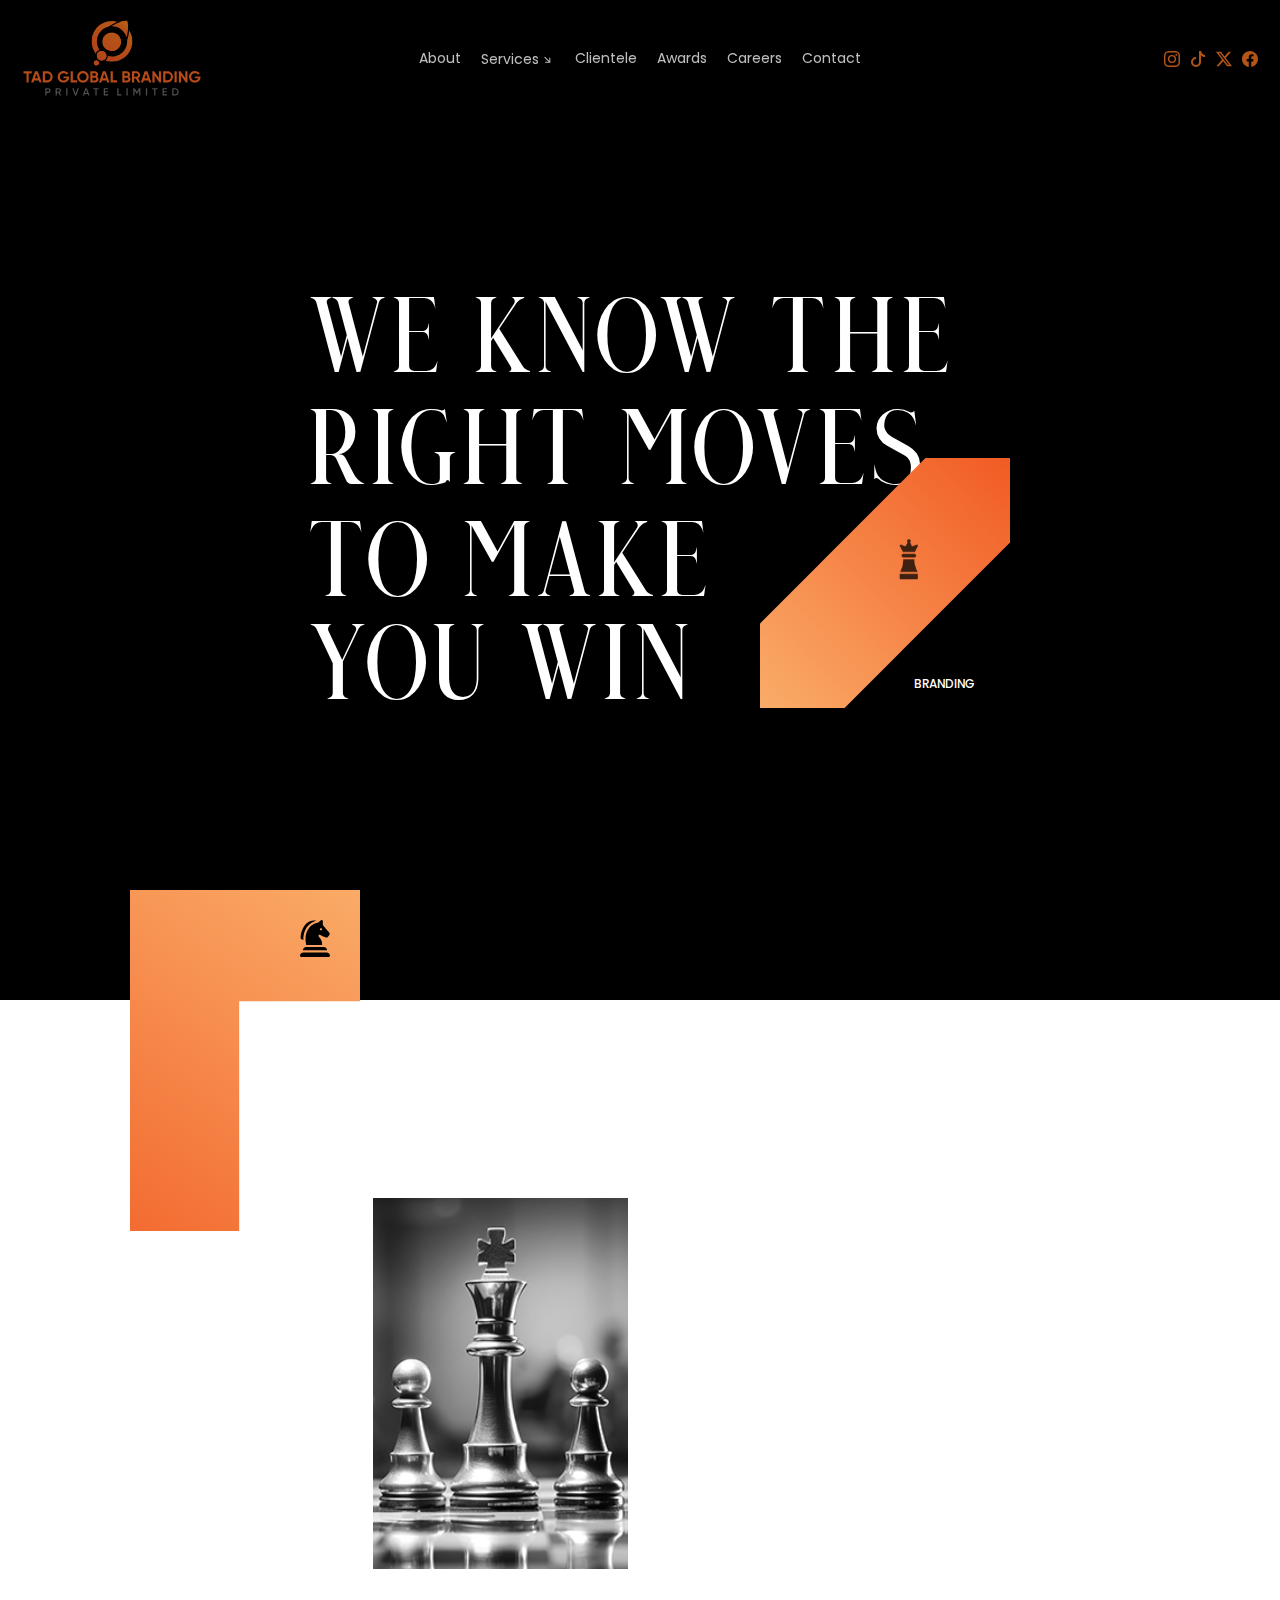
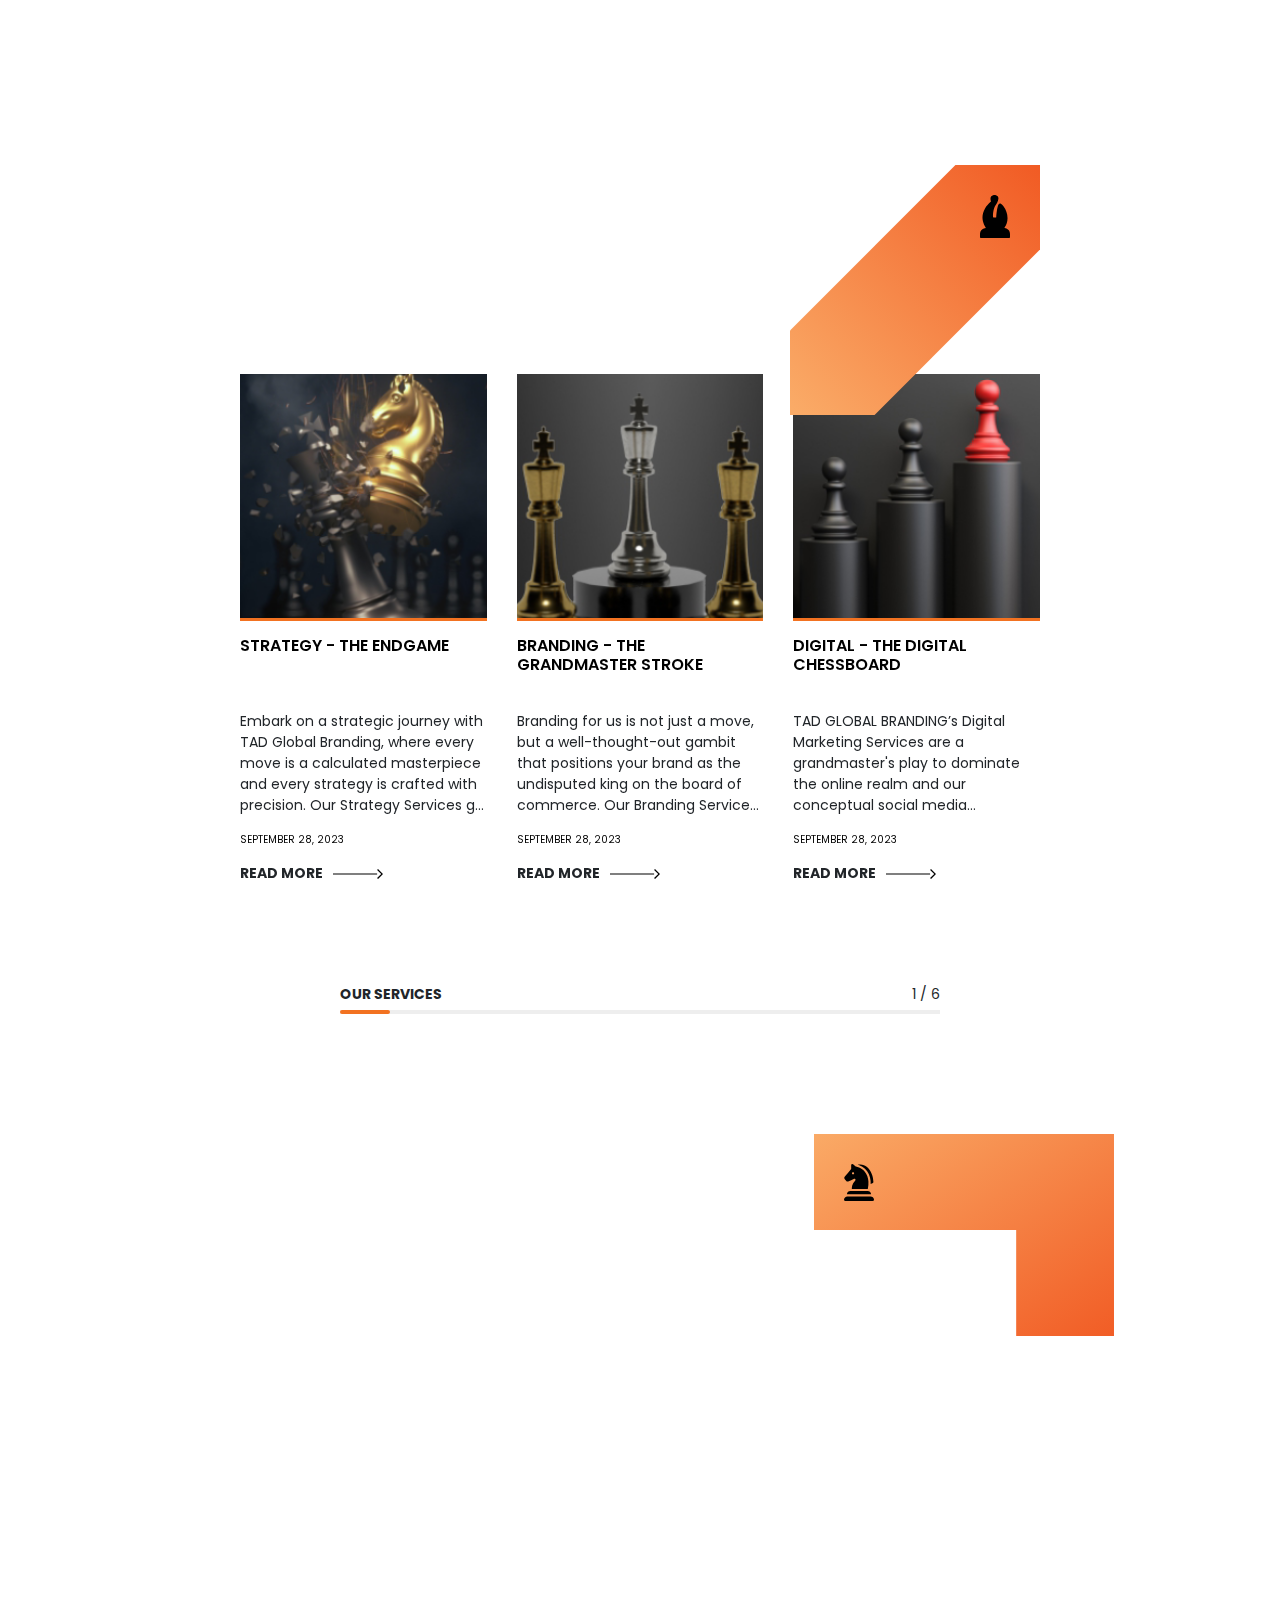
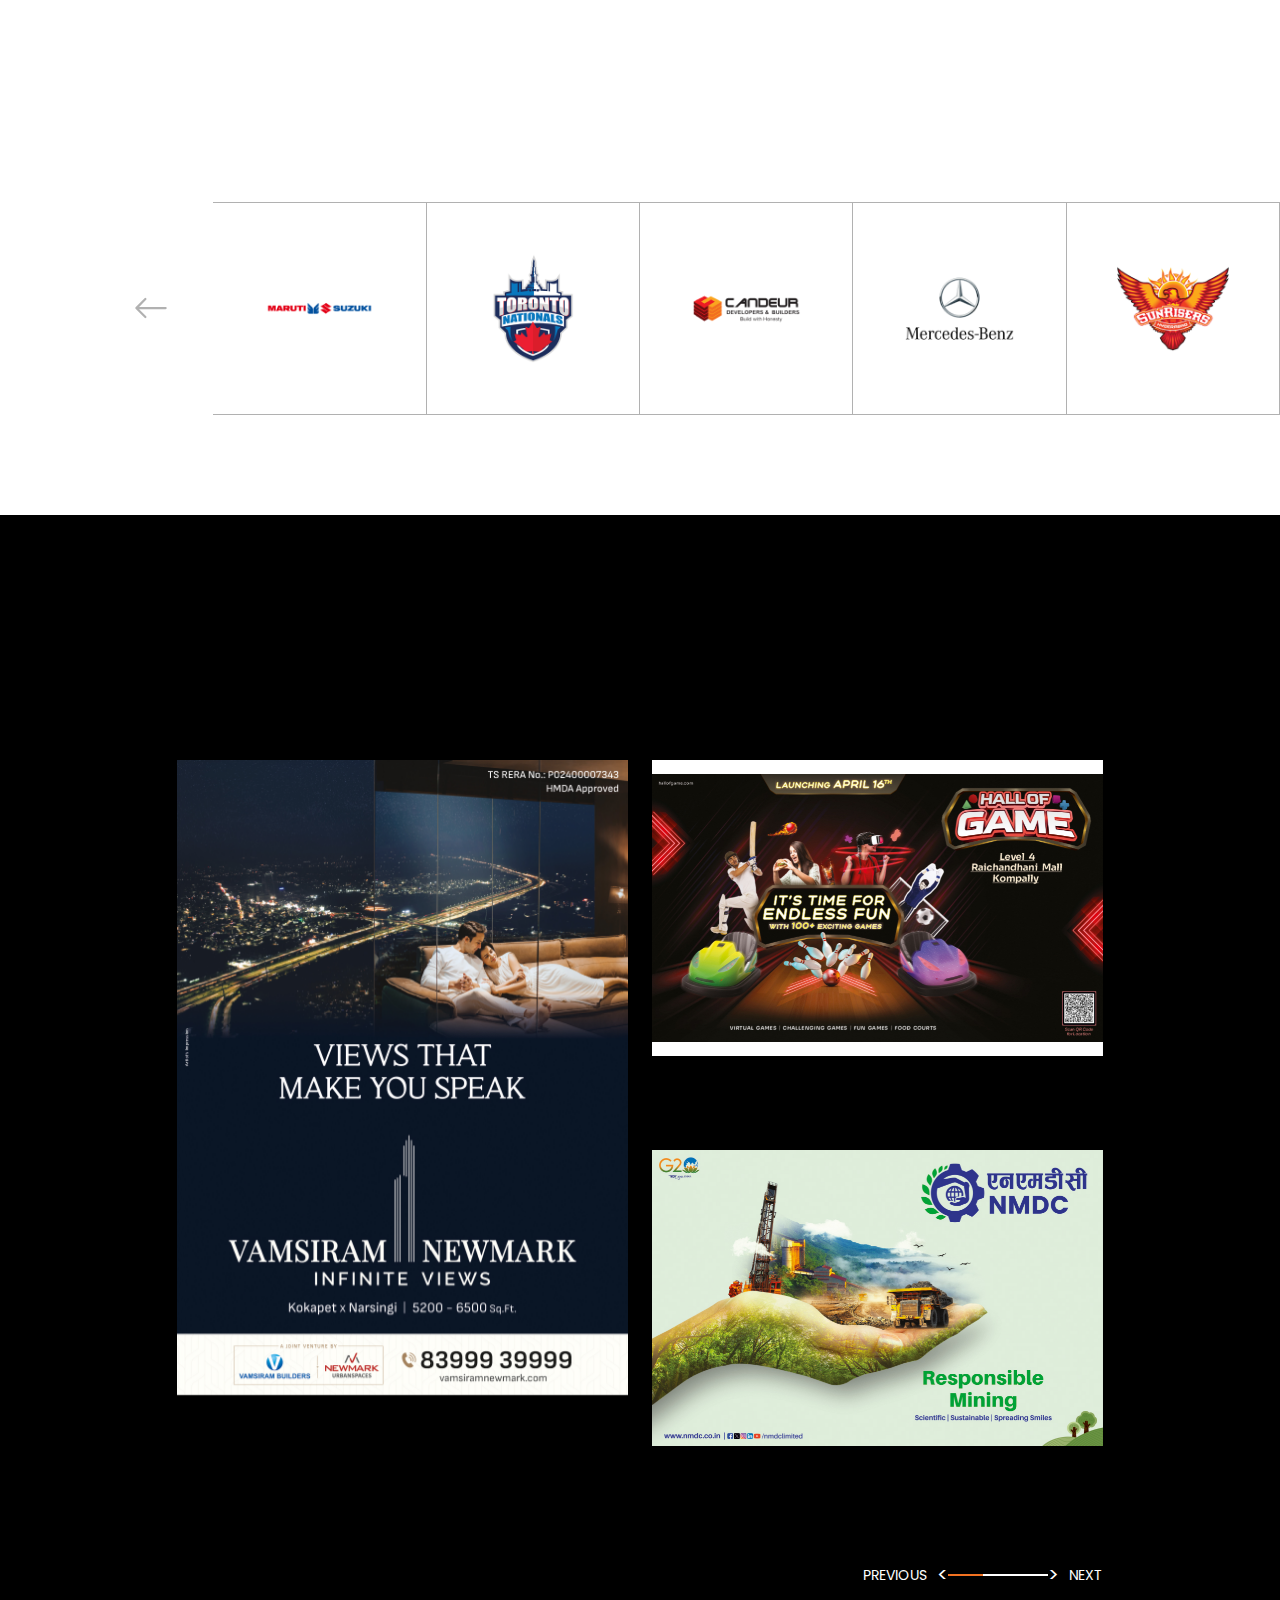
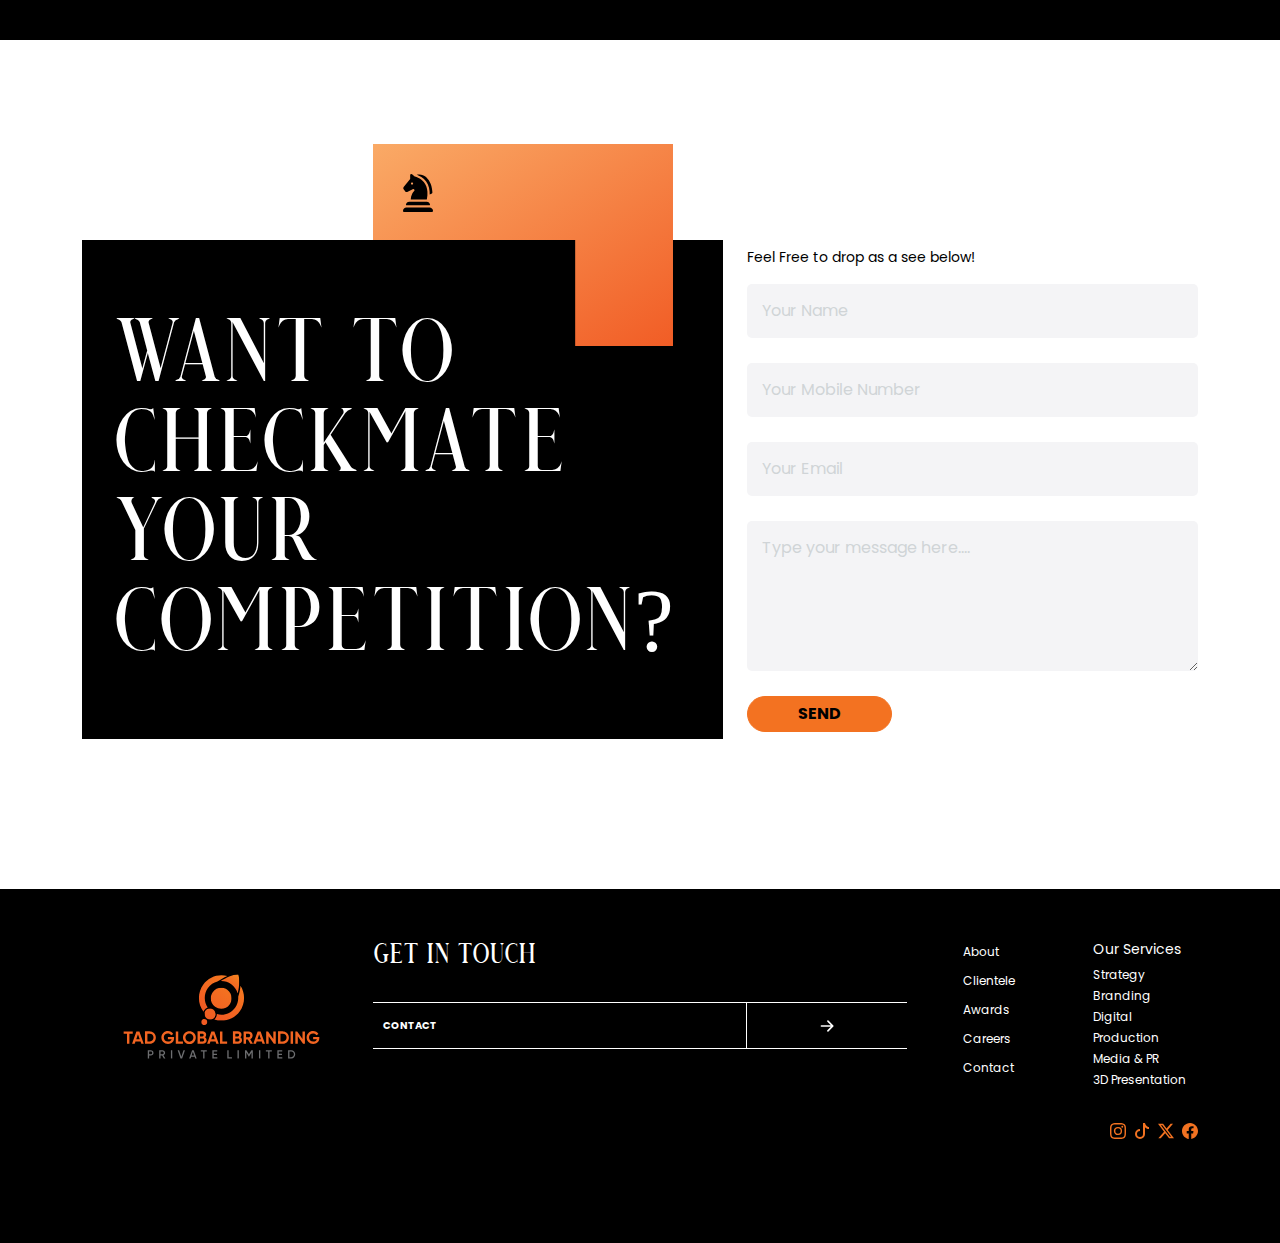
<file: index.html>
<!DOCTYPE html>
<html lang="en">
<head>
    <meta charset="UTF-8">
    <meta name="viewport" content="width=device-width, initial-scale=1.0">
    <title>TAD Global</title>
    <link rel="apple-touch-icon" sizes="180x180" href="assets/images/favicon/apple-touch-icon.png">
    <link rel="icon" type="image/png" sizes="32x32" href="assets/images/favicon/favicon-32x32.png">
    <link rel="icon" type="image/png" sizes="16x16" href="assets/images/favicon/favicon-16x16.png">
    <link rel="manifest" href="assets/images/favicon/site.webmanifest">
    <link rel="stylesheet" href="assets/css/bootstrap-css/bootstrap.min.css">
    <link rel="stylesheet" href="assets/css/fancybox/fancybox.min.css">
    <link rel="stylesheet" href="assets/css/swiper/swiper-bundle.min.css">
    <link rel="stylesheet" href="assets/css/responsive.css">
    <!-- <link rel="stylesheet" href="assets/css/about-us.css"> -->
</head>
<body>
  <div class="site_wrap">
    <header>
      <div class="container-fluid">
        <div class="row navbardisap">
          <div class="col-lg-3">
            <div class="left">
              <a href="index.html">
                <div class="logo_wrapper">
                  <img src="assets/images/tad-logo.svg" alt="" srcset="">
                </div>
              </a>
            </div>
          </div>
          <div class="col-lg-6 d-flex align-items-center justify-content-center">
            <div class="middle">
              <ul>
                <!-- <li><a href="index.html" class="active">Home</a></li> -->
                <li><a href="about-us.html">About</a></li>
                <li>
                  <div class="a">
                    Services
                    <div class="icon_wrapper">
                      <svg xmlns="http://www.w3.org/2000/svg" width="16" height="16" fill="currentColor" class="bi bi-arrow-down-short" viewBox="0 0 16 16">
                        <path fill-rule="evenodd" d="M8 4a.5.5 0 0 1 .5.5v5.793l2.146-2.147a.5.5 0 0 1 .708.708l-3 3a.5.5 0 0 1-.708 0l-3-3a.5.5 0 1 1 .708-.708L7.5 10.293V4.5A.5.5 0 0 1 8 4"/>
                      </svg>
                    </div>
                    <div class="absoulte_block">
                        <p class="m-0"><a href="the-endgame.html">Strategy</a></p>
                        <p class="m-0"><a href="the-grand-master-stroke.html">Branding</a></p>
                        <p class="m-0"><a href="the-chess-board.html">Digital</a></p>
                        <p class="m-0"><a href="the-moodboard-slay.html">Production</a></p>
                        <p class="m-0"><a href="the-paparazzi-noise.html">Media & PR</a></p>
                        <p class="m-0"><a href="3d-presentation.html">3D Presentation</a></p>
                    </div>
                  </div>
                </li>
                <li><a href="clientele.html">Clientele</a></li>
                <!-- <li><a href="#">Case Studies</a></li> -->
                <li><a href="awards.html">Awards</a></li>                
                <li><a href="careers.html">Careers</a></li>
                <li><a href="contact.html">Contact</a></li>                
              </ul>
            </div>
          </div>
          <div class="col-lg-3 d-flex align-items-center justify-content-end">
            <div class="right">
              <div class="social-icons">
                <ul>
                  <li>
                    <a href="">
                      <svg xmlns="http://www.w3.org/2000/svg" width="16" height="16" fill="#f27221" class="bi bi-instagram" viewBox="0 0 16 16">
                        <path d="M8 0C5.829 0 5.556.01 4.703.048 3.85.088 3.269.222 2.76.42a3.917 3.917 0 0 0-1.417.923A3.927 3.927 0 0 0 .42 2.76C.222 3.268.087 3.85.048 4.7.01 5.555 0 5.827 0 8.001c0 2.172.01 2.444.048 3.297.04.852.174 1.433.372 1.942.205.526.478.972.923 1.417.444.445.89.719 1.416.923.51.198 1.09.333 1.942.372C5.555 15.99 5.827 16 8 16s2.444-.01 3.298-.048c.851-.04 1.434-.174 1.943-.372a3.916 3.916 0 0 0 1.416-.923c.445-.445.718-.891.923-1.417.197-.509.332-1.09.372-1.942C15.99 10.445 16 10.173 16 8s-.01-2.445-.048-3.299c-.04-.851-.175-1.433-.372-1.941a3.926 3.926 0 0 0-.923-1.417A3.911 3.911 0 0 0 13.24.42c-.51-.198-1.092-.333-1.943-.372C10.443.01 10.172 0 7.998 0h.003zm-.717 1.442h.718c2.136 0 2.389.007 3.232.046.78.035 1.204.166 1.486.275.373.145.64.319.92.599.28.28.453.546.598.92.11.281.24.705.275 1.485.039.843.047 1.096.047 3.231s-.008 2.389-.047 3.232c-.035.78-.166 1.203-.275 1.485a2.47 2.47 0 0 1-.599.919c-.28.28-.546.453-.92.598-.28.11-.704.24-1.485.276-.843.038-1.096.047-3.232.047s-2.39-.009-3.233-.047c-.78-.036-1.203-.166-1.485-.276a2.478 2.478 0 0 1-.92-.598 2.48 2.48 0 0 1-.6-.92c-.109-.281-.24-.705-.275-1.485-.038-.843-.046-1.096-.046-3.233 0-2.136.008-2.388.046-3.231.036-.78.166-1.204.276-1.486.145-.373.319-.64.599-.92.28-.28.546-.453.92-.598.282-.11.705-.24 1.485-.276.738-.034 1.024-.044 2.515-.045v.002zm4.988 1.328a.96.96 0 1 0 0 1.92.96.96 0 0 0 0-1.92zm-4.27 1.122a4.109 4.109 0 1 0 0 8.217 4.109 4.109 0 0 0 0-8.217zm0 1.441a2.667 2.667 0 1 1 0 5.334 2.667 2.667 0 0 1 0-5.334z"/>
                      </svg>
                    </a>
                  </li>
                  <li>
                    <a href="">
                      <svg xmlns="http://www.w3.org/2000/svg" width="16" height="16" fill="#f27221" class="bi bi-tiktok" viewBox="0 0 16 16">
                        <path d="M9 0h1.98c.144.715.54 1.617 1.235 2.512C12.895 3.389 13.797 4 15 4v2c-1.753 0-3.07-.814-4-1.829V11a5 5 0 1 1-5-5v2a3 3 0 1 0 3 3V0Z"/>
                      </svg>
                    </a>
                  </li>
                  <li>
                    <a href="">
                      <svg xmlns="http://www.w3.org/2000/svg" width="16" height="16" fill="#f27221" class="bi bi-twitter-x" viewBox="0 0 16 16">
                        <path d="M12.6.75h2.454l-5.36 6.142L16 15.25h-4.937l-3.867-5.07-4.425 5.07H.316l5.733-6.57L0 .75h5.063l3.495 4.633L12.601.75Zm-.86 13.028h1.36L4.323 2.145H2.865l8.875 11.633Z"/>
                      </svg>
                    </a>
                  </li>
                  <li>
                    <a href="">
                      <svg xmlns="http://www.w3.org/2000/svg" width="16" height="16" fill="#f27221" class="bi bi-facebook" viewBox="0 0 16 16">
                        <path d="M16 8.049c0-4.446-3.582-8.05-8-8.05C3.58 0-.002 3.603-.002 8.05c0 4.017 2.926 7.347 6.75 7.951v-5.625h-2.03V8.05H6.75V6.275c0-2.017 1.195-3.131 3.022-3.131.876 0 1.791.157 1.791.157v1.98h-1.009c-.993 0-1.303.621-1.303 1.258v1.51h2.218l-.354 2.326H9.25V16c3.824-.604 6.75-3.934 6.75-7.951z"/>
                      </svg>
                    </a>
                  </li>
                </ul>
              </div>
            </div>
          </div>
        </div>
        <div class="mobile_nav">
          <div class="left">
            <a href="index.html">
              <div class="logo_wrapper">
                <img src="assets/images/tad-logo.svg" alt="" srcset="">
              </div>
            </a>
          </div>
          <div class="right">
            <div class="ham_wrapper home_2">
              <div class="lines_wrapper">
                  <div class="line"></div>
              </div>
              <div class="mb_opptions_wrapper">
            
                  <ul class="mobile">
                      <div class="close">
                          <svg xmlns="http://www.w3.org/2000/svg" width="36" height="36" fill="#ffffff" class="bi bi-x-circle" viewBox="0 0 16 16">
                              <path d="M8 15A7 7 0 1 1 8 1a7 7 0 0 1 0 14zm0 1A8 8 0 1 0 8 0a8 8 0 0 0 0 16z"></path>
                              <path d="M4.646 4.646a.5.5 0 0 1 .708 0L8 7.293l2.646-2.647a.5.5 0 0 1 .708.708L8.707 8l2.647 2.646a.5.5 0 0 1-.708.708L8 8.707l-2.646 2.647a.5.5 0 0 1-.708-.708L7.293 8 4.646 5.354a.5.5 0 0 1 0-.708z"></path>
                          </svg>
                      </div>
                      <li><a href="about-us.html">About</a></li>
                      <li>
                        <div class="a">
                          Services
                          <div class="icon_wrapper">
                            <svg xmlns="http://www.w3.org/2000/svg" width="16" height="16" fill="currentColor" class="bi bi-arrow-down-short" viewBox="0 0 16 16">
                              <path fill-rule="evenodd" d="M8 4a.5.5 0 0 1 .5.5v5.793l2.146-2.147a.5.5 0 0 1 .708.708l-3 3a.5.5 0 0 1-.708 0l-3-3a.5.5 0 1 1 .708-.708L7.5 10.293V4.5A.5.5 0 0 1 8 4"/>
                            </svg>
                          </div>
                          <div class="absoulte_block">
                              <p class="m-0"><a href="the-endgame.html">Strategy</a></p>
                              <p class="m-0"><a href="the-grand-master-stroke.html">Branding</a></p>
                              <p class="m-0"><a href="the-chess-board.html">Digital</a></p>
                              <p class="m-0"><a href="the-moodboard-slay.html">Production</a></p>
                              <p class="m-0"><a href="the-paparazzi-noise.html">Media & PR</a></p>
                              <p class="m-0"><a href="3d-presentation.html">3D Presentation</a></p>
                          </div>
                        </div>
                      </li>
                      <li><a href="clientele.html">Clientele</a></li>
                      <!-- <li><a href="#">Case Studies</a></li> -->
                      <li><a href="awards.html">Awards</a></li> 
                      <li><a href="careers.html">Careers</a></li>
                      <li><a href="contact.html">Contact</a></li> 
                      <div class="right">
                        <div class="social-icons">
                          <ul>
                            <li>
                              <a href="">
                                <svg xmlns="http://www.w3.org/2000/svg" width="16" height="16" fill="#f27221" class="bi bi-instagram" viewBox="0 0 16 16">
                                  <path d="M8 0C5.829 0 5.556.01 4.703.048 3.85.088 3.269.222 2.76.42a3.917 3.917 0 0 0-1.417.923A3.927 3.927 0 0 0 .42 2.76C.222 3.268.087 3.85.048 4.7.01 5.555 0 5.827 0 8.001c0 2.172.01 2.444.048 3.297.04.852.174 1.433.372 1.942.205.526.478.972.923 1.417.444.445.89.719 1.416.923.51.198 1.09.333 1.942.372C5.555 15.99 5.827 16 8 16s2.444-.01 3.298-.048c.851-.04 1.434-.174 1.943-.372a3.916 3.916 0 0 0 1.416-.923c.445-.445.718-.891.923-1.417.197-.509.332-1.09.372-1.942C15.99 10.445 16 10.173 16 8s-.01-2.445-.048-3.299c-.04-.851-.175-1.433-.372-1.941a3.926 3.926 0 0 0-.923-1.417A3.911 3.911 0 0 0 13.24.42c-.51-.198-1.092-.333-1.943-.372C10.443.01 10.172 0 7.998 0h.003zm-.717 1.442h.718c2.136 0 2.389.007 3.232.046.78.035 1.204.166 1.486.275.373.145.64.319.92.599.28.28.453.546.598.92.11.281.24.705.275 1.485.039.843.047 1.096.047 3.231s-.008 2.389-.047 3.232c-.035.78-.166 1.203-.275 1.485a2.47 2.47 0 0 1-.599.919c-.28.28-.546.453-.92.598-.28.11-.704.24-1.485.276-.843.038-1.096.047-3.232.047s-2.39-.009-3.233-.047c-.78-.036-1.203-.166-1.485-.276a2.478 2.478 0 0 1-.92-.598 2.48 2.48 0 0 1-.6-.92c-.109-.281-.24-.705-.275-1.485-.038-.843-.046-1.096-.046-3.233 0-2.136.008-2.388.046-3.231.036-.78.166-1.204.276-1.486.145-.373.319-.64.599-.92.28-.28.546-.453.92-.598.282-.11.705-.24 1.485-.276.738-.034 1.024-.044 2.515-.045v.002zm4.988 1.328a.96.96 0 1 0 0 1.92.96.96 0 0 0 0-1.92zm-4.27 1.122a4.109 4.109 0 1 0 0 8.217 4.109 4.109 0 0 0 0-8.217zm0 1.441a2.667 2.667 0 1 1 0 5.334 2.667 2.667 0 0 1 0-5.334z"/>
                                </svg>
                              </a>
                            </li>
                            <li>
                              <a href="">
                                <svg xmlns="http://www.w3.org/2000/svg" width="16" height="16" fill="#f27221" class="bi bi-tiktok" viewBox="0 0 16 16">
                                  <path d="M9 0h1.98c.144.715.54 1.617 1.235 2.512C12.895 3.389 13.797 4 15 4v2c-1.753 0-3.07-.814-4-1.829V11a5 5 0 1 1-5-5v2a3 3 0 1 0 3 3V0Z"/>
                                </svg>
                              </a>
                            </li>
                            <li>
                              <a href="">
                                <svg xmlns="http://www.w3.org/2000/svg" width="16" height="16" fill="#f27221" class="bi bi-twitter-x" viewBox="0 0 16 16">
                                  <path d="M12.6.75h2.454l-5.36 6.142L16 15.25h-4.937l-3.867-5.07-4.425 5.07H.316l5.733-6.57L0 .75h5.063l3.495 4.633L12.601.75Zm-.86 13.028h1.36L4.323 2.145H2.865l8.875 11.633Z"/>
                                </svg>
                              </a>
                            </li>
                            <li>
                              <a href="">
                                <svg xmlns="http://www.w3.org/2000/svg" width="16" height="16" fill="#f27221" class="bi bi-facebook" viewBox="0 0 16 16">
                                  <path d="M16 8.049c0-4.446-3.582-8.05-8-8.05C3.58 0-.002 3.603-.002 8.05c0 4.017 2.926 7.347 6.75 7.951v-5.625h-2.03V8.05H6.75V6.275c0-2.017 1.195-3.131 3.022-3.131.876 0 1.791.157 1.791.157v1.98h-1.009c-.993 0-1.303.621-1.303 1.258v1.51h2.218l-.354 2.326H9.25V16c3.824-.604 6.75-3.934 6.75-7.951z"/>
                                </svg>
                              </a>
                            </li>
                          </ul>
                        </div>
                      </div>
                  </ul>
              </div>
            </div>
          </div>
        </div>
      </div>
    </header>

    <main>
      <section class="sec_1">
        <div class="section_wrapper">
          <div class="container">
            <div class="content_wrapper">
              <h2 class="one">WE KNOW the</h2>
              <h2 class="two"> right moves</h2>
              <h2 class="three">to make <br> you win<span class="text-uppercase">Branding</span></h2>
              <div class="diagonal_strip">
                <img src="assets/images/strip_1.svg" alt="" srcset="">
                <div class="strip_content">
                  <div class="content_itself">
                    <div class="text">
                      <p class="hero_text">100+<br>CLIENTS</p>
                    </div>
                    <img src="assets/images/queen.png" class="solider1" alt="" srcset="">
                  </div>
                </div>
              </div>
            </div>
          </div>
        </div>
      </section>
      
      <div class="for_strip"></div>

      <section class="sec_2" id="intro">
        <div class="section_wrapper">
          <div class="container">
            <div class="content_wrapper">
              <div class="floating_strip ms-lg-5">
                <img src="assets/images/strip_2.svg" alt="" srcset="">
                <div class="strip_content sec2_horse">
                  <div class="content_itself">
                    <p class="newText25 fw-bold m-0 lh-1 fs-6 align-self-center position-absolute">25+ YEARS</p>
                    <img src="assets/images/horse.svg" alt="" srcset="" class="horse1">
                  </div>
                </div>
              </div>
              <div class="container">
                <div class="row">
                  <div class="col-lg-3 d-flex align-items-end">
                    <div class="left ps-lg-5">
                      <h2 class="ozerotoone text-uppercase">About us</h2>
                      <p class="ozerotoone">Welcome to TAD Global Branding – where strategic mastery meets creative brilliance on the grand chessboard of business success. At TAD, we understand that in the game of commerce, the client is the true sovereign, and we are here to crown them victorious in every move.</p>
                    </div>
                  </div>
                  <div class="col-lg-9">
                    <div class="right">
                      <h2 class="sec2_ani1">MAKING A SMART</h2>
                      <div class="row flex-column-reverse flex-lg-row d-flex">
                        <div class="col-lg-4">
                          <img src="assets/images/chess.png" alt="" srcset="">
                        </div>
                        <div class="col-lg-8">
                          <h2 class="sec2_ani2 m-0 mb-3">MOVE</h2>
                          <p class="ozerotoone">With a legacy of 25 years in the realm of branding and strategy, TAD Global Branding stands as a seasoned player, having orchestrated triumphs for countless monarchs in the business world. Our commitment to making our clients the undisputed kings of their industries is unwavering.</p>
                        </div>
                      </div>
                      
                    </div>
                  </div>
                </div>
              </div>
            </div>
          </div>
        </div>
      </section>

      <section class="sec_8" >
        <div class="section_wrapper">
          <div class="container">
            <div class="content_wrapper">
              <div class="row justify-content-center">
                <div class="col-lg-12">
                  <div class="heading_wrapper">
                    <h2 class="sec8_heading1">OUR</h2>
                    <h2 class="sec8_heading2">SERVICES</h2>
                    <div class="diagonal_strip">
                      <img src="assets/images/strip_1.svg" alt="" srcset="">
                      <div class="strip_content">
                        <div class="content_itself">
                          <img src="assets/images/solider.svg" alt="" srcset="" class="solider3">
                        </div>
                      </div>
                    </div>
                  </div>
                  <div class="columns_wrapper">
                    <div class="swiper our-services">
                      <div class="swiper-wrapper">
                        <div class="swiper-slide">
                          <div class="card_wrapper">
                            <img src="assets/images/strategy.png" class="hero" alt="">
                            <h3 class="heading">Strategy - The Endgame</h3>
                            <p class="max-lines">Embark on a strategic journey with TAD Global Branding, where every move is a calculated masterpiece and every strategy is crafted with precision. Our Strategy Services go beyond the conventional, offering a personalized and focused approach tailored to elevate your brand to unparalleled heights. We pride ourselves on an extensive research-oriented process that not only unveils market intricacies but also identifies the perfect target audience for your brand. At TAD, we understand that strategy is not a one-size-fits-all concept, and that's why we dedicate ourselves to creating bespoke strategies that align seamlessly with your brand's unique identity.</p>
                            <p class="date">SEPTEMBER 28, 2023</p>
                            <a href="the-endgame.html" class="cta">READ MORE<span><img src="assets/images/arrow.svg" alt=""
                                  srcset=""></span></a>
                          </div>
                        </div>
                        <div class="swiper-slide">
                          <div class="card_wrapper">
                            <img src="assets/images/branding.png" class="hero" alt="">
                            <h3 class="heading">Branding - The Grandmaster Stroke</h3>
                            <p class="max-lines"> Branding for us is not just a move, but a well-thought-out gambit that positions your brand as the undisputed king on the board of commerce. Our Branding Services are a symphony of concept and design, meticulously crafted through an extensive and creative research-oriented process. We understand that in the game of business, a brand's identity is its most powerful piece, and we ensure yours is nothing short of extraordinary.</p>
                            <p class="date">SEPTEMBER 28, 2023</p>
                            <a href="the-grand-master-stroke.html" class="cta">READ MORE<span><img src="assets/images/arrow.svg" alt=""
                                  srcset=""></span></a>
                          </div>
                        </div>
                        <div class="swiper-slide">
                          <div class="card_wrapper">
                            <img src="assets/images/digital.png" class="hero" alt="">
                            <h3 class="heading">Digital - The Digital Chessboard</h3>
                            <p class="max-lines">TAD GLOBAL BRANDING’s  Digital Marketing Services are a grandmaster's play to dominate the online realm and our conceptual social media marketing is the strategic maneuver that propels it forward. We go beyond the conventional, employing an extensive research-driven approach that dissects consumer behavior intricately. We understand that in the digital landscape, every move matters, and that's why our bespoke social and digital marketing solutions are tailored to your brand's unique DNA.</p>
                            <p class="date">SEPTEMBER 28, 2023</p>
                            <a href="the-chess-board.html" class="cta">READ MORE<span><img src="assets/images/arrow.svg" alt=""
                                  srcset=""></span></a>
                          </div>
                        </div>
                        <div class="swiper-slide">
                          <div class="card_wrapper">
                            <img src="assets/images/production.png" class="hero" alt="">
                            <h3 class="heading">Production - TAD Flix - The Mood Board, Slay The Play</h3>
                            <p class="max-lines">Enter the cinematic realm with TAD Global Branding, where film production breathes life into communication.Our Film Production Services is a testament to our expertise in carving concept stories that resonate across emotional, humorous, and social spectrums. Whether it's a brand film, a corporate narrative, a logo launch video or a compelling CSR story, our team stands as exceptional storytellers, both visually and verbally, creating a symphony of moving images that not only captivates but strategically brings the best reach for your brand.</p>
                            <p class="date">SEPTEMBER 28, 2023</p>
                            <a href="the-moodboard-slay.html" class="cta">READ MORE<span><img src="assets/images/arrow.svg" alt=""
                                  srcset=""></span></a>
                          </div>
                        </div>
                        <div class="swiper-slide">
                          <div class="card_wrapper">
                            <img src="assets/images/media.png" class="hero" alt="">
                            <h3 class="heading">Media and PR - TAD Crow - The Paparazzi Noise</h3>
                            <p class="max-lines">The Media and PR Services at TAD GLOBAL BRANDING transcend the ordinary, covering an expansive realm that includes print, radio, outdoor, electronic, celebrity endorsements, in-film collabs and even theatrical mediums across India. As seasoned players with expert relations in both local and international media and film spheres, we pride ourselves on being the architects of triumph for our clientele.</p>
                            <p class="date">SEPTEMBER 28, 2023</p>
                            <a href="the-paparazzi-noise.html" class="cta">READ MORE<span><img src="assets/images/arrow.svg" alt=""
                                  srcset=""></span></a>
                          </div>
                        </div>  
                        <div class="swiper-slide">
                          <div class="card_wrapper">
                            <img src="assets/images/presentation.png" class="hero grayImg" alt="">
                            <h3 class="heading">3D Presentation</h3>
                            <p class="max-lines">Enter the realm of strategic vision with TAD GLOBAL BRANDING, where our 3D design is  a calculated move that brings unseen dimensions to life. Our 3D design services are orchestrated by a team of experts fluent in the software languages of 3D, Maya, Textures, and Motion Builder. We strategize to breathe life and vision into architectural marvels, home interiors, retail products and medical devices, creating a visual narrative that transcends the ordinary.</p>
                            <p class="date">JANUARY 2, 2024</p>
                            <a href="3d-presentation.html" class="cta">READ MORE<span><img src="assets/images/arrow.svg" alt=""
                                  srcset=""></span></a>
                          </div>
                        </div>                      
                      </div>
                      <div class="progress_bar_wrapper">
                        <div class="swiper-counter"><p class="heading">OUR SERVICES</p><div class="right"><span class="current">1</span> / <span class="total">0</span></div></div>
                        <div class="swiper-progress-bar">
                          <div class="progress"></div>
                          <div class="progress-sections"></div>
                        </div>
                        
                        <div class="console"></div>
                      </div>
                    </div>
                  </div>
                </div>
              </div>
          </div>
        </div>
      </section>

      <div class="shape_section">
        <div class="container d-flex justify-content-end pe-lg-5">
          <div class="image_wrapper me-lg-5">
            <img src="assets/images/strip_3.svg" alt="" srcset="">
            <div class="strip_content">
              <div class="content_itself">
                <div class="text horsetext">
                  <p>100+<br>CLIENTS</p>
                </div>
                <img src="assets/images/horse.svg" alt="" srcset="" class="horse2">
              </div>
            </div>
          </div>
        </div>
      </div>

      <section class="sec_3" id="intro">
        <div class="section_wrapper">
          <div class="container-fluid exception">
            <div class="content_wrapper">
              <div class="row justify-content-end">
                <div class="col-lg-10 px-0">
                  <div class="right">
                    <h2 class="sec3_heading">OUR<br>Clientele </h2>
                    <h4 class="sec3_subheading">We play to win, employing tactics that outmanoeuvre rivals.</h4>
                    <p class="sec3_anipara">Chess teaches us that every piece has its unique strength, and the same applies to your brand. Whether it's a pawn or a queen, we leverage each element to maximize its impact, opening up a world of infinite possibilities. Your success is not just a goal; it's the checkmate we relentlessly pursue. Whether you are a startup or a growing brand , a challenger or a leader already with a legacy we know exactly what moves to make Check and Mate: Your Brand's Triumph Awaits:</p>
                    <div class="carousel_wrapper">
                      <div class="left_arrow">
                        <svg xmlns="http://www.w3.org/2000/svg" width="36" height="36" fill="#b1b1b1" class="bi bi-arrow-left" viewBox="0 0 16 16">
                          <path fill-rule="evenodd" d="M15 8a.5.5 0 0 0-.5-.5H2.707l3.147-3.146a.5.5 0 1 0-.708-.708l-4 4a.5.5 0 0 0 0 .708l4 4a.5.5 0 0 0 .708-.708L2.707 8.5H14.5A.5.5 0 0 0 15 8z"/>
                        </svg>
                      </div>
                      <div class="swiper mySwiper">
                        <div class="swiper-wrapper">
                          <div class="swiper-slide">
                            <div class="image_wrapper">
                              <img src="assets/images/logos/logo.png" alt="" srcset="">
                            </div>
                          </div>
                          <div class="swiper-slide">
                            <div class="image_wrapper">
                              <img src="assets/images/logos/logo-1.png" alt="" srcset="">
                            </div>
                          </div>
                          <div class="swiper-slide">
                            <div class="image_wrapper">
                              <img src="assets/images/logos/logo-2.png" alt="" srcset="">
                            </div>
                          </div>
                          <div class="swiper-slide">
                            <div class="image_wrapper">
                              <img src="assets/images/logos/logo-3.png" alt="" srcset="">
                            </div>
                          </div>
                          <div class="swiper-slide">
                            <div class="image_wrapper">
                              <img src="assets/images/logos/logo-4.png" alt="" srcset="">
                            </div>
                          </div>
                          <div class="swiper-slide">
                            <div class="image_wrapper">
                              <img src="assets/images/logos/logo-5.png" alt="" srcset="">
                            </div>
                          </div>
                          <div class="swiper-slide">
                            <div class="image_wrapper">
                              <img src="assets/images/logos/logo-6.png" alt="" srcset="">
                            </div>
                          </div>
                          <div class="swiper-slide">
                            <div class="image_wrapper">
                              <img src="assets/images/logos/logo-7.png" alt="" srcset="">
                            </div>
                          </div>
                          <div class="swiper-slide">
                            <div class="image_wrapper">
                              <img src="assets/images/logos/logo-8.png" alt="" srcset="">
                            </div>
                          </div>
                          <div class="swiper-slide">
                            <div class="image_wrapper">
                              <img src="assets/images/logos/logo-9.png" alt="" srcset="">
                            </div>
                          </div>
                          <div class="swiper-slide">
                            <div class="image_wrapper">
                              <img src="assets/images/logos/logo-10.png" alt="" srcset="">
                            </div>
                          </div>
                          <div class="swiper-slide">
                            <div class="image_wrapper">
                              <img src="assets/images/logos/logo-11.png" alt="" srcset="">
                            </div>
                          </div>
                          <div class="swiper-slide">
                            <div class="image_wrapper">
                              <img src="assets/images/logos/logo-12.png" alt="" srcset="">
                            </div>
                          </div>
                          <div class="swiper-slide">
                            <div class="image_wrapper">
                              <img src="assets/images/logos/logo-13.png" alt="" srcset="">
                            </div>
                          </div>
                          <div class="swiper-slide">
                            <div class="image_wrapper">
                              <img src="assets/images/logos/logo-14.png" alt="" srcset="">
                            </div>
                          </div>
                          <div class="swiper-slide">
                            <div class="image_wrapper">
                              <img src="assets/images/logos/logo-15.png" alt="" srcset="">
                            </div>
                          </div>
                          <div class="swiper-slide">
                            <div class="image_wrapper">
                              <img src="assets/images/logos/logo-16.png" alt="" srcset="">
                            </div>
                          </div>
                          <div class="swiper-slide">
                            <div class="image_wrapper">
                              <img src="assets/images/logos/logo-17.png" alt="" srcset="">
                            </div>
                          </div>
                          <div class="swiper-slide">
                            <div class="image_wrapper">
                              <img src="assets/images/logos/logo-18.png" alt="" srcset="">
                            </div>
                          </div>
                          <div class="swiper-slide">
                            <div class="image_wrapper">
                              <img src="assets/images/logos/logo-19.png" alt="" srcset="">
                            </div>
                          </div>
                          <div class="swiper-slide">
                            <div class="image_wrapper">
                              <img src="assets/images/logos/logo-20.png" alt="" srcset="">
                            </div>
                          </div>
                          <div class="swiper-slide">
                            <div class="image_wrapper">
                              <img src="assets/images/logos/logo-21.png" alt="" srcset="">
                            </div>
                          </div>
                          <div class="swiper-slide">
                            <div class="image_wrapper">
                              <img src="assets/images/logos/logo-22.png" alt="" srcset="">
                            </div>
                          </div>
                          <div class="swiper-slide">
                            <div class="image_wrapper">
                              <img src="assets/images/logos/logo-23.png" alt="" srcset="">
                            </div>
                          </div>
                          <div class="swiper-slide">
                            <div class="image_wrapper">
                              <img src="assets/images/logos/logo-24.png" alt="" srcset="">
                            </div>
                          </div>
                          <div class="swiper-slide">
                            <div class="image_wrapper">
                              <img src="assets/images/logos/logo-25.png" alt="" srcset="">
                            </div>
                          </div>
                          <div class="swiper-slide">
                            <div class="image_wrapper">
                              <img src="assets/images/logos/logo-26.png" alt="" srcset="">
                            </div>
                          </div>
                          <div class="swiper-slide">
                            <div class="image_wrapper">
                              <img src="assets/images/logos/logo-27.png" alt="" srcset="">
                            </div>
                          </div>
                          <div class="swiper-slide">
                            <div class="image_wrapper">
                              <img src="assets/images/logos/logo-28.png" alt="" srcset="">
                            </div>
                          </div>
                          <div class="swiper-slide">
                            <div class="image_wrapper">
                              <img src="assets/images/logos/logo-29.png" alt="" srcset="">
                            </div>
                          </div>
                          <div class="swiper-slide">
                            <div class="image_wrapper">
                              <img src="assets/images/logos/logo-30.png" alt="" srcset="">
                            </div>
                          </div>
                        </div>
                        <!-- <div class="swiper-button-next"></div> -->
                      </div>
                    </div>
                  </div>
                </div>
              </div>
            </div>
          </div>
        </div>
      </section>

      <section class="sec_4 d-none" >
        <div class="section_wrapper">
          <div class="container">
            <div class="content_wrapper">
              <div class="floating_block">
                <div class="left2">
                  <img src="assets/images/strip_4.svg" alt="">
                  <div class="strip_content">
                    <div class="content_itself">
                      <img src="assets/images/elephant.svg" alt="" srcset="" class="elephant1">
                    </div>
                  </div>
                </div>
                <div class="right2">
                  <div class="text">
                    <p>HOW<br>WE PLAY</p>
                  </div>
                </div>
              </div>
              <h2 class="sec4_heading1">Hear it</h2>
              <h2 class="sec4_heading2">YourSELF</h2>
              <div class="row justify-content-end pt-5">
                <div class="col-lg-10">
                  <div class="row">
                    <div class="col-lg-4 d-flex align-items-center">
                      <div class="left">
                        <h2 class="subparani1">Lorem<br>Ipsum Dolor</h2>
                        <p class="para subparani2">
                          Lorem ipsum dolor sit amet consectetur adipisicing elit. Dicta amet, temporibus minus error, earum velit harum ex magni reprehenderit iste itaque, qui laborum. Tenetur qui, doloremque hic atque soluta temporibus.
                        </p>
                        <a href="#" class="cta">View Case Study <span><svg xmlns="http://www.w3.org/2000/svg" width="26" height="26" fill="#f27221" class="bi bi-arrow-right-short" viewBox="0 0 16 16">
                          <path fill-rule="evenodd" d="M4 8a.5.5 0 0 1 .5-.5h5.793L8.146 5.354a.5.5 0 1 1 .708-.708l3 3a.5.5 0 0 1 0 .708l-3 3a.5.5 0 0 1-.708-.708L10.293 8.5H4.5A.5.5 0 0 1 4 8z"/>
                        </svg></span></a>
                      </div>
                    </div>
                    <div class="col-lg-8">
                      <div class="right">
                        <img src="assets/images/bulb.png" alt="" srcset="">
                      </div>
                    </div>
                  </div>
                </div>
              </div>
            </div>
          </div>
        </div>
        <div class="lower">
          <div class="container">
            <div class="row justify-content-end">
              <div class="col-lg-9">
                <div class="row">
                  <div class="col-lg-6">
                    <div class="image">
                      <img src="assets/images/target.png" alt="">
                      <div class="diagonal_strip">
                        <img src="assets/images/strip_1.svg" alt="" srcset="">
                        <div class="strip_content">
                          <div class="content_itself">
                            <img src="assets/images/solider.svg" alt="" srcset="" class="solider2">
                          </div>
                        </div>
                      </div>
                    </div>
                  </div>
                  <div class="col-lg-6 d-flex align-items-end">
                    <div class="text_wrapper">
                      <h2 class="subparani1">Lorem<br>Ipsum Dolor</h2>
                        <p class="para subparani2">
                          Lorem ipsum dolor sit amet consectetur adipisicing elit. Dicta amet, temporibus minus error, earum velit harum ex magni reprehenderit iste itaque, qui laborum. Tenetur qui, doloremque hic atque soluta temporibus.
                        </p>
                        <a href="#" class="cta">View Case Study <span><svg xmlns="http://www.w3.org/2000/svg" width="26" height="26" fill="#f27221" class="bi bi-arrow-right-short" viewBox="0 0 16 16">
                          <path fill-rule="evenodd" d="M4 8a.5.5 0 0 1 .5-.5h5.793L8.146 5.354a.5.5 0 1 1 .708-.708l3 3a.5.5 0 0 1 0 .708l-3 3a.5.5 0 0 1-.708-.708L10.293 8.5H4.5A.5.5 0 0 1 4 8z"/>
                        </svg></span></a>
                    </div>
                  </div>
                </div>
              </div>
            </div>
          </div>
        </div>
      </section>

      <section class="sec_5 d-none" >
        <div class="section_wrapper">
          <div class="container">
            <div class="content_wrapper">
              <div class="row justify-content-end">
                <div class="col-lg-10">
                  <div class="row">
                    <div class="col-lg-5">
                      <div class="left">
                        <h2 class="subparani1">Lorem<br>Ipsum Dolor</h2>
                        <p class="para subparani2">
                          Lorem ipsum dolor sit amet consectetur adipisicing elit. Dicta amet, temporibus minus error, earum velit harum ex magni reprehenderit iste itaque, qui laborum. Tenetur qui, doloremque hic atque soluta temporibus.
                        </p>
                        <a href="#" class="cta">View Case Study <span><svg xmlns="http://www.w3.org/2000/svg" width="26" height="26" fill="#f27221" class="bi bi-arrow-right-short" viewBox="0 0 16 16">
                          <path fill-rule="evenodd" d="M4 8a.5.5 0 0 1 .5-.5h5.793L8.146 5.354a.5.5 0 1 1 .708-.708l3 3a.5.5 0 0 1 0 .708l-3 3a.5.5 0 0 1-.708-.708L10.293 8.5H4.5A.5.5 0 0 1 4 8z"/>
                        </svg></span></a>
                      </div>
                    </div>
                    <div class="col-lg-7">
                      <div class="right">
                        <div class="image_wrapper">
                          <img src="assets/images/conversation.png" alt="">
                          <div class="vertical_strip">
                            <img src="assets/images/strip_5.svg" alt="" srcset="">
                            <div class="strip_content">
                              <div class="content_itself">
                                <img src="assets/images/horse.svg" alt="" srcset="" class="horse3">
                              </div>
                            </div>
                          </div>
                        </div>
                      </div>
                    </div>
                  </div>
                </div>
              </div>
            </div>
          </div>
        </div>
        <div class="lower">
          <div class="container">
            <div class="row justify-content-end">
              <div class="col-lg-9">
                <div class="row">
                  <div class="col-lg-6">
                    <div class="image">
                      <img src="assets/images/conference.png" alt="">
                    </div>
                  </div>
                  <div class="col-lg-6 d-flex align-items-end">
                    <div class="text_wrapper">
                      <h2 class="subparani1">Lorem<br>Ipsum Dolor</h2>
                        <p class="para subparani2">
                          Lorem ipsum dolor sit amet consectetur adipisicing elit. Dicta amet, temporibus minus error, earum velit harum ex magni reprehenderit iste itaque, qui laborum. Tenetur qui, doloremque hic atque soluta temporibus.
                        </p>
                        <a href="#" class="cta">View Case Study <span><svg xmlns="http://www.w3.org/2000/svg" width="26" height="26" fill="#f27221" class="bi bi-arrow-right-short" viewBox="0 0 16 16">
                          <path fill-rule="evenodd" d="M4 8a.5.5 0 0 1 .5-.5h5.793L8.146 5.354a.5.5 0 1 1 .708-.708l3 3a.5.5 0 0 1 0 .708l-3 3a.5.5 0 0 1-.708-.708L10.293 8.5H4.5A.5.5 0 0 1 4 8z"/>
                        </svg></span></a>
                    </div>
                  </div>
                </div>
              </div>
            </div>
          </div>
        </div>
      </section>      

      <section class="sec_6" >
        <div class="section_wrapper">
          <div class="container">
            <div class="content_wrapper">
              <div class="row justify-content-center">
                <div class="col-lg-10">
                  <h2 class="heading sec6_heading1">Sneak</h2>
                  <h2 class="heading sec6_heading2">A PEEK</h2>
                  <div class="dual_scroll_container">
                    <div class="row">
                      <div class="col-lg-6">
                        <div class="left_carousel">
                          <div class="swiper v_one">
                            <div class="swiper-wrapper">
                              <div class="swiper-slide">
                                <a data-fancybox="sneak" href="assets/images/dual-carousel/left_1.jpg">
                                  <div class="sneak_wrapper"><img src="assets/images/dual-carousel/left_1.jpg" alt="" srcset="">
                                    <!-- <p><i>Production</i></p> -->
                                  </div>
                                </a>
                              </div>
                              <div class="swiper-slide">
                                <a data-fancybox="sneak" href="assets/images/dual-carousel/left_2.jpg">
                                  <div class="sneak_wrapper"><img src="assets/images/dual-carousel/left_2.jpg" alt="" srcset="">
                                    <!-- <p><i>Production</i></p> -->
                                  </div>
                                </a>
                              </div>
                            </div>
                            <div class="swiper-pagination controller"></div>
                          </div>
                        </div>
                      </div>
                      <div class="col-lg-6">
                        <div class="right_carousel">
                          <div class="swiper v_two">
                            <div class="swiper-wrapper">
                              <div class="swiper-slide">
                                <a data-fancybox="sneak" href="assets/images/dual-carousel/right_top1.jpg">
                                  <div class="sneak_wrapper"><img src="assets/images/dual-carousel/right_top1.jpg" alt="" srcset="">
                                    <!-- <p><i>Production</i></p> -->
                                  </div>
                                </a>
                              </div>
                              <div class="swiper-slide">
                                <a data-fancybox="sneak" href="assets/images/dual-carousel/right_bottom1.jpg">
                                  <div class="sneak_wrapper"><img src="assets/images/dual-carousel/right_bottom1.jpg" alt="" srcset="">
                                    <!-- <p><i>Production</i></p> -->
                                  </div>
                                </a>
                              </div>
                              <div class="swiper-slide">
                                <a data-fancybox="sneak" href="assets/images/dual-carousel/right_top2.jpg">
                                  <div class="sneak_wrapper"><img src="assets/images/dual-carousel/right_top2.jpg" alt="" srcset="">
                                    <!-- <p><i>Production</i></p> -->
                                  </div>
                                </a>
                              </div>
                              <div class="swiper-slide">
                                <a data-fancybox="sneak" href="assets/images/dual-carousel/right_bottom2.jpg">
                                  <div class="sneak_wrapper"><img src="assets/images/dual-carousel/right_bottom2.jpg" alt="" srcset="">
                                    <!-- <p><i>Production</i></p> -->
                                  </div>
                                </a>
                              </div>
                            </div>
                            <div class="swiper-pagination controller"></div>
                          </div>
                        </div>
                        <div class="dual_navigation">
                          <div class="dual_prev">PREVIOUS</div>
                          <div class="progress_bar"><span><<div class="swiper-pagination-custom"></div>></span></div>
                          <div class="dual_next">NEXT</div>
                        </div>
                      </div>
                    </div>
                  </div>
                </div>
              </div>
            </div>
        </div>
        <!-- </div> -->
      </section>

      <section class="sec_7 d-none" >
        <div class="section_wrapper">
          <div class="container">
            <div class="content_wrapper">
              <div class="sticky_strip">
                <img src="assets/images/strip_6.svg" alt="" srcset="">
                <div class="strip_content">
                  <div class="content_itself">
                    <img src="assets/images/horse.svg" alt="" srcset="" class="horse4">
                  </div>
                </div>
              </div>
              <div class="own_container">
                <div class="left">
                  <div class="image_wrapper">
                    <img src="assets/images/fishbowl.jpg" alt="" srcset="">
                  </div>
                </div>
                <div class="center_text">
                  <h2 class="sec7_heading1">OUR</h2>
                  <h2 class="sec7_heading2">JOURNEY</h2>
                </div>
                <div class="right">
                  <p class="sec7paraani">Lorem ipsum dolor sit amet consectetur adipisicing elit. Animi vero ullam necessitatibus voluptatem ea eaque ratione adipisci recusandae officiis. Nihil distinctio amet quasi? Beatae id consectetur aliquid consequuntur incidunt nobis.</p>
                  <a href="#">Go <span><img src="assets/images/arrow.svg" alt="" srcset=""></span></a>
                </div>
              </div>
          </div>
        </div>
      </section>      

      <section class="contact">
        <div class="section_wrapper">
            <div class="container">
                <div class="content_wrapper">
                    <div class="row">
                        <div class="col-lg-7">
                            <div class="left">
                              <div class="image_wrapper">
                                <img src="assets/images/strip_3.svg" alt="" srcset="">
                                <div class="strip_content">
                                  <div class="content_itself">
                                    <img src="assets/images/horse.svg" alt="" srcset="" class="horse5" >
                                  </div>
                                </div>
                              </div>
                                <div class="heading_wrapper">
                                    <h2>WANT TO CHECKMATE YOUR COMPETITION?</h2>
                                </div>
                            </div>
                        </div>
                        <div class="col-lg-5">
                            <div class="right">
                                <p>Feel Free to drop as a see below!</p>
                                <div class="form_wrapper">
                                    <form id="contectForm" class="position-relative" method="post">
                                        <div class="position-relative">
                                          <input required minlength="4" type="text" placeholder="Your Name" name="name">
                                          <div class="error_msg">
                                            <p class="m-0 message">Message placeholder</p>
                                          </div>
                                        </div>
                                        <div class="position-relative">
                                          <input required class="validatePhone" type="number" placeholder="Your Mobile Number" name="phone">
                                          <div class="error_msg">
                                            <p class="m-0 message">Message placeholder</p>
                                          </div>
                                        </div>
                                        <div class="position-relative">
                                          <input required minlength="4" type="email" placeholder="Your Email" name="email">
                                          <div class="error_msg">
                                            <p class="m-0 message">Message placeholder</p>
                                          </div>
                                        </div>
                                        <textarea placeholder="Type your message here...." name="message" cols="30" rows="5"></textarea>
                                        <button type="submit" name="button">SEND</button>
                                    </form>
                                </div>
                            </div>
                        </div>
                    </div>
                </div>
            </div>
        </div>
      </section>

      <footer>
        <div class="container">
          <div class="row mx-0">
            <div class="col-lg-3 d-flex align-items-center justify-content-center">
              <a href="index.html">
                <div class="left">
                  <img src="assets/images/tad-logo.svg" alt="" srcset="">
                </div>
              </a>
            </div>
            <div class="col-lg-6">
              <div class="middle">
                <h3>GET IN TOUCH</h3>
                <div class="contact_us_wrapper">
                  <div class="contact"><p>CONTACT </p></div>
                  <div class="cta">
                    <a href="about-us.html">
                      <svg xmlns="http://www.w3.org/2000/svg" width="26" height="26" fill="#ffffff" class="bi bi-arrow-right-short" viewBox="0 0 16 16">
                        <path fill-rule="evenodd" d="M4 8a.5.5 0 0 1 .5-.5h5.793L8.146 5.354a.5.5 0 1 1 .708-.708l3 3a.5.5 0 0 1 0 .708l-3 3a.5.5 0 0 1-.708-.708L10.293 8.5H4.5A.5.5 0 0 1 4 8"/>
                      </svg>
                    </a>
                  </div>
                </div>
              </div>
            </div>
            <div class="col-lg-3 end">
              <div class="d-flex gap-3 justify-content-between">
                <div class="">
                  <ul>                    
                    <li><a href="about-us.html">About</a></li>
                    <li><a href="clientele.html">Clientele</a></li>
                    <!-- <li><a href="#">Case Studies</a></li> -->
                    <li><a href="awards.html">Awards</a></li>
                    <li><a href="careers.html">Careers</a></li>
                    <li><a href="contact.html">Contact</a></li>
                  </ul>
                </div>
                <div class="">
                  <p class="mb-1">Our Services</p>
                  <p class="m-0"><a href="the-endgame.html">Strategy</a></p>
                  <p class="m-0"><a href="the-grand-master-stroke.html">Branding</a></p>
                  <p class="m-0"><a href="the-chess-board.html">Digital</a></p>
                  <p class="m-0"><a href="the-moodboard-slay.html">Production</a></p>
                  <p class="m-0"><a href="the-paparazzi-noise.html">Media & PR</a></p>
                  <p class="m-0"><a href="3d-presentation.html">3D Presentation</a></p>
                </div>
              </div>
            </div>
          </div>
          <div class="row">
            <div class="ms-auto mt-lg-4 mt-3">
                <div class="d-flex gap-2 align-items-center justify-content-end">
                  <a href="">
                    <svg xmlns="http://www.w3.org/2000/svg" width="16" height="16" fill="#f27221" class="bi bi-instagram" viewBox="0 0 16 16">
                      <path d="M8 0C5.829 0 5.556.01 4.703.048 3.85.088 3.269.222 2.76.42a3.917 3.917 0 0 0-1.417.923A3.927 3.927 0 0 0 .42 2.76C.222 3.268.087 3.85.048 4.7.01 5.555 0 5.827 0 8.001c0 2.172.01 2.444.048 3.297.04.852.174 1.433.372 1.942.205.526.478.972.923 1.417.444.445.89.719 1.416.923.51.198 1.09.333 1.942.372C5.555 15.99 5.827 16 8 16s2.444-.01 3.298-.048c.851-.04 1.434-.174 1.943-.372a3.916 3.916 0 0 0 1.416-.923c.445-.445.718-.891.923-1.417.197-.509.332-1.09.372-1.942C15.99 10.445 16 10.173 16 8s-.01-2.445-.048-3.299c-.04-.851-.175-1.433-.372-1.941a3.926 3.926 0 0 0-.923-1.417A3.911 3.911 0 0 0 13.24.42c-.51-.198-1.092-.333-1.943-.372C10.443.01 10.172 0 7.998 0h.003zm-.717 1.442h.718c2.136 0 2.389.007 3.232.046.78.035 1.204.166 1.486.275.373.145.64.319.92.599.28.28.453.546.598.92.11.281.24.705.275 1.485.039.843.047 1.096.047 3.231s-.008 2.389-.047 3.232c-.035.78-.166 1.203-.275 1.485a2.47 2.47 0 0 1-.599.919c-.28.28-.546.453-.92.598-.28.11-.704.24-1.485.276-.843.038-1.096.047-3.232.047s-2.39-.009-3.233-.047c-.78-.036-1.203-.166-1.485-.276a2.478 2.478 0 0 1-.92-.598 2.48 2.48 0 0 1-.6-.92c-.109-.281-.24-.705-.275-1.485-.038-.843-.046-1.096-.046-3.233 0-2.136.008-2.388.046-3.231.036-.78.166-1.204.276-1.486.145-.373.319-.64.599-.92.28-.28.546-.453.92-.598.282-.11.705-.24 1.485-.276.738-.034 1.024-.044 2.515-.045v.002zm4.988 1.328a.96.96 0 1 0 0 1.92.96.96 0 0 0 0-1.92zm-4.27 1.122a4.109 4.109 0 1 0 0 8.217 4.109 4.109 0 0 0 0-8.217zm0 1.441a2.667 2.667 0 1 1 0 5.334 2.667 2.667 0 0 1 0-5.334z"></path>
                    </svg>
                  </a>
                  <a href="">
                    <svg xmlns="http://www.w3.org/2000/svg" width="16" height="16" fill="#f27221" class="bi bi-tiktok" viewBox="0 0 16 16">
                      <path d="M9 0h1.98c.144.715.54 1.617 1.235 2.512C12.895 3.389 13.797 4 15 4v2c-1.753 0-3.07-.814-4-1.829V11a5 5 0 1 1-5-5v2a3 3 0 1 0 3 3V0Z"></path>
                    </svg>
                  </a>
                  <a href="">
                    <svg xmlns="http://www.w3.org/2000/svg" width="16" height="16" fill="#f27221" class="bi bi-twitter-x" viewBox="0 0 16 16">
                      <path d="M12.6.75h2.454l-5.36 6.142L16 15.25h-4.937l-3.867-5.07-4.425 5.07H.316l5.733-6.57L0 .75h5.063l3.495 4.633L12.601.75Zm-.86 13.028h1.36L4.323 2.145H2.865l8.875 11.633Z"></path>
                    </svg>
                  </a>
                  <a href="">
                    <svg xmlns="http://www.w3.org/2000/svg" width="16" height="16" fill="#f27221" class="bi bi-facebook" viewBox="0 0 16 16">
                      <path d="M16 8.049c0-4.446-3.582-8.05-8-8.05C3.58 0-.002 3.603-.002 8.05c0 4.017 2.926 7.347 6.75 7.951v-5.625h-2.03V8.05H6.75V6.275c0-2.017 1.195-3.131 3.022-3.131.876 0 1.791.157 1.791.157v1.98h-1.009c-.993 0-1.303.621-1.303 1.258v1.51h2.218l-.354 2.326H9.25V16c3.824-.604 6.75-3.934 6.75-7.951z"></path>
                    </svg>
                  </a>
                </div>
            </div>
          </div>
        </div>
      </footer>

    </main>
  </div>
      



  <script src="assets/js/bootstrap-js/bootstrap.min.js"></script>
  <script src="assets/js/jquery.js"></script>
  <script src="assets/js/swiper-bundle.min.js"></script>
  <script src="assets/js/fancybox.min.js"></script>
  <script src="assets/js/gsap.min.js"></script>
  <script src="assets/js/ScrollTrigger.min.js"></script>
  <script src="assets/js/TweenMax.min.js"></script>
  <script src="assets/js/secret-script.js"></script>
  
  <script src="assets/js/script.js"></script>
</body>
</html>
</file>
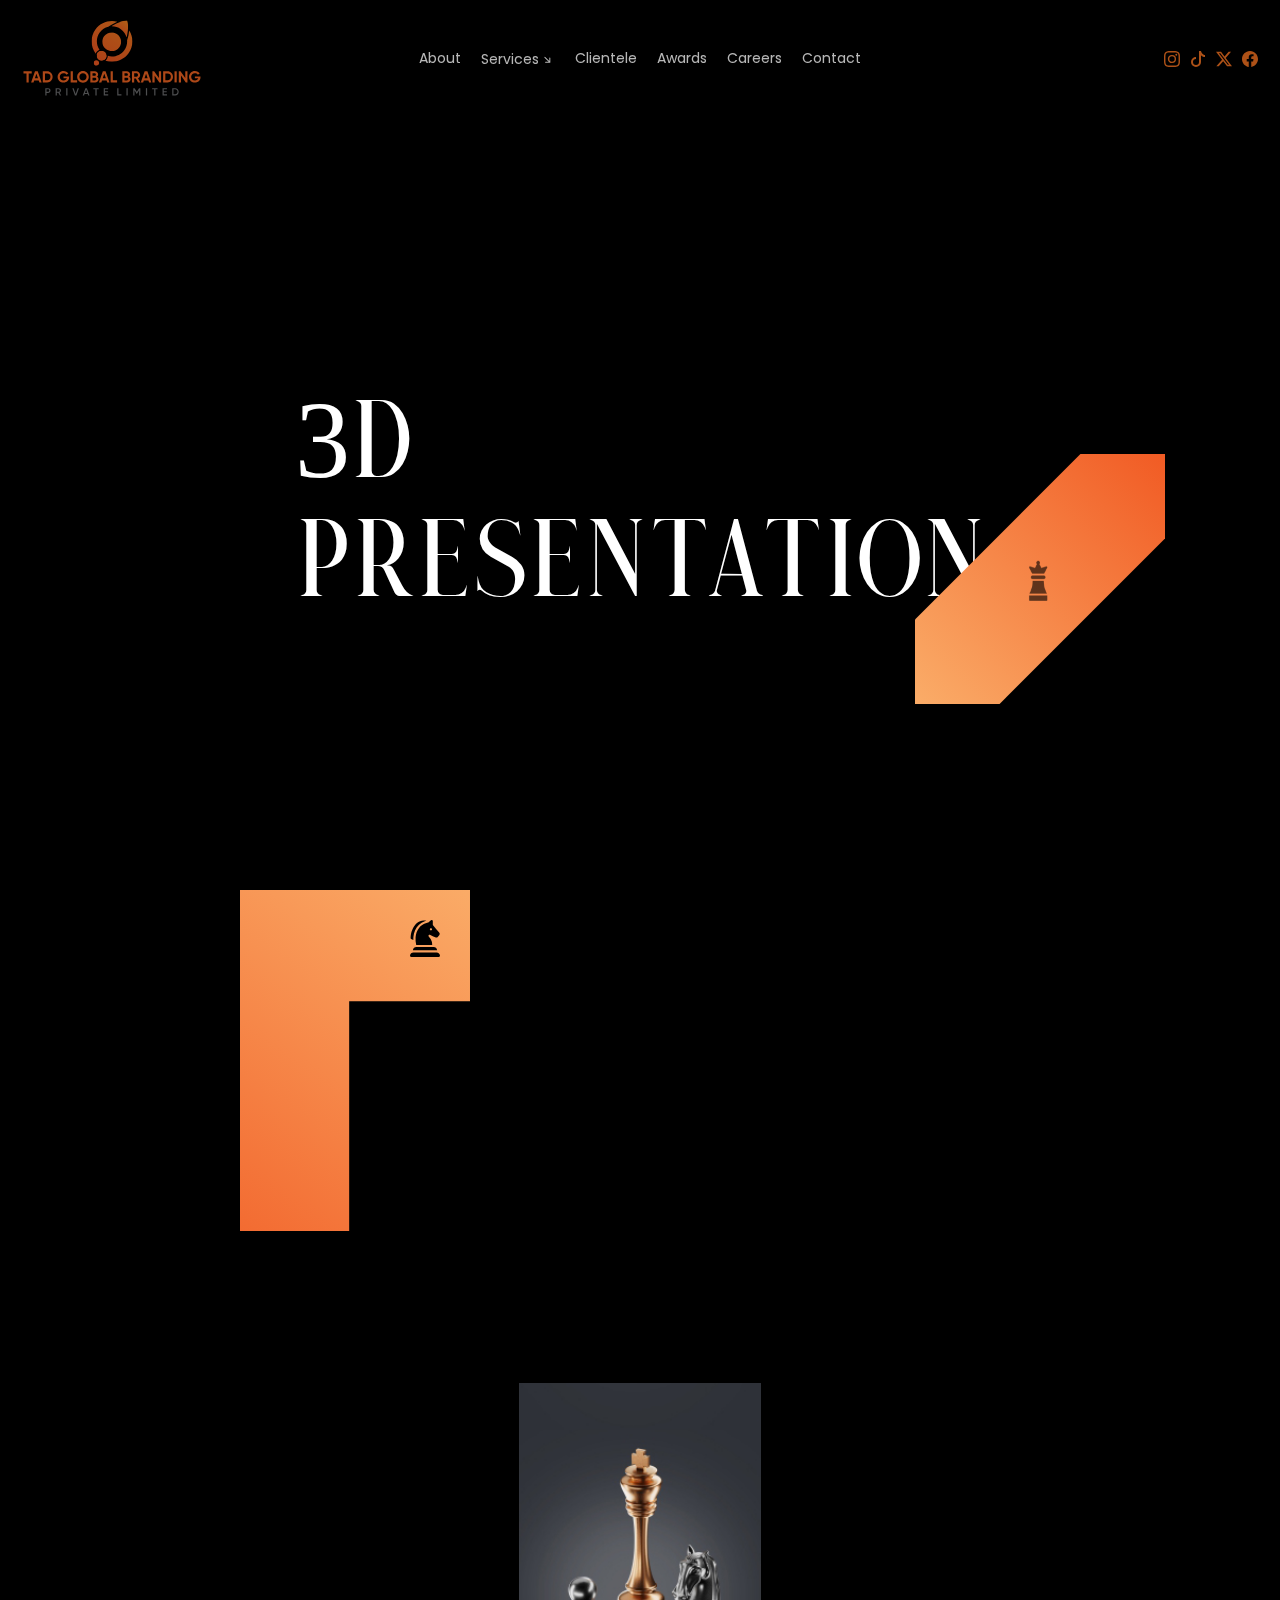
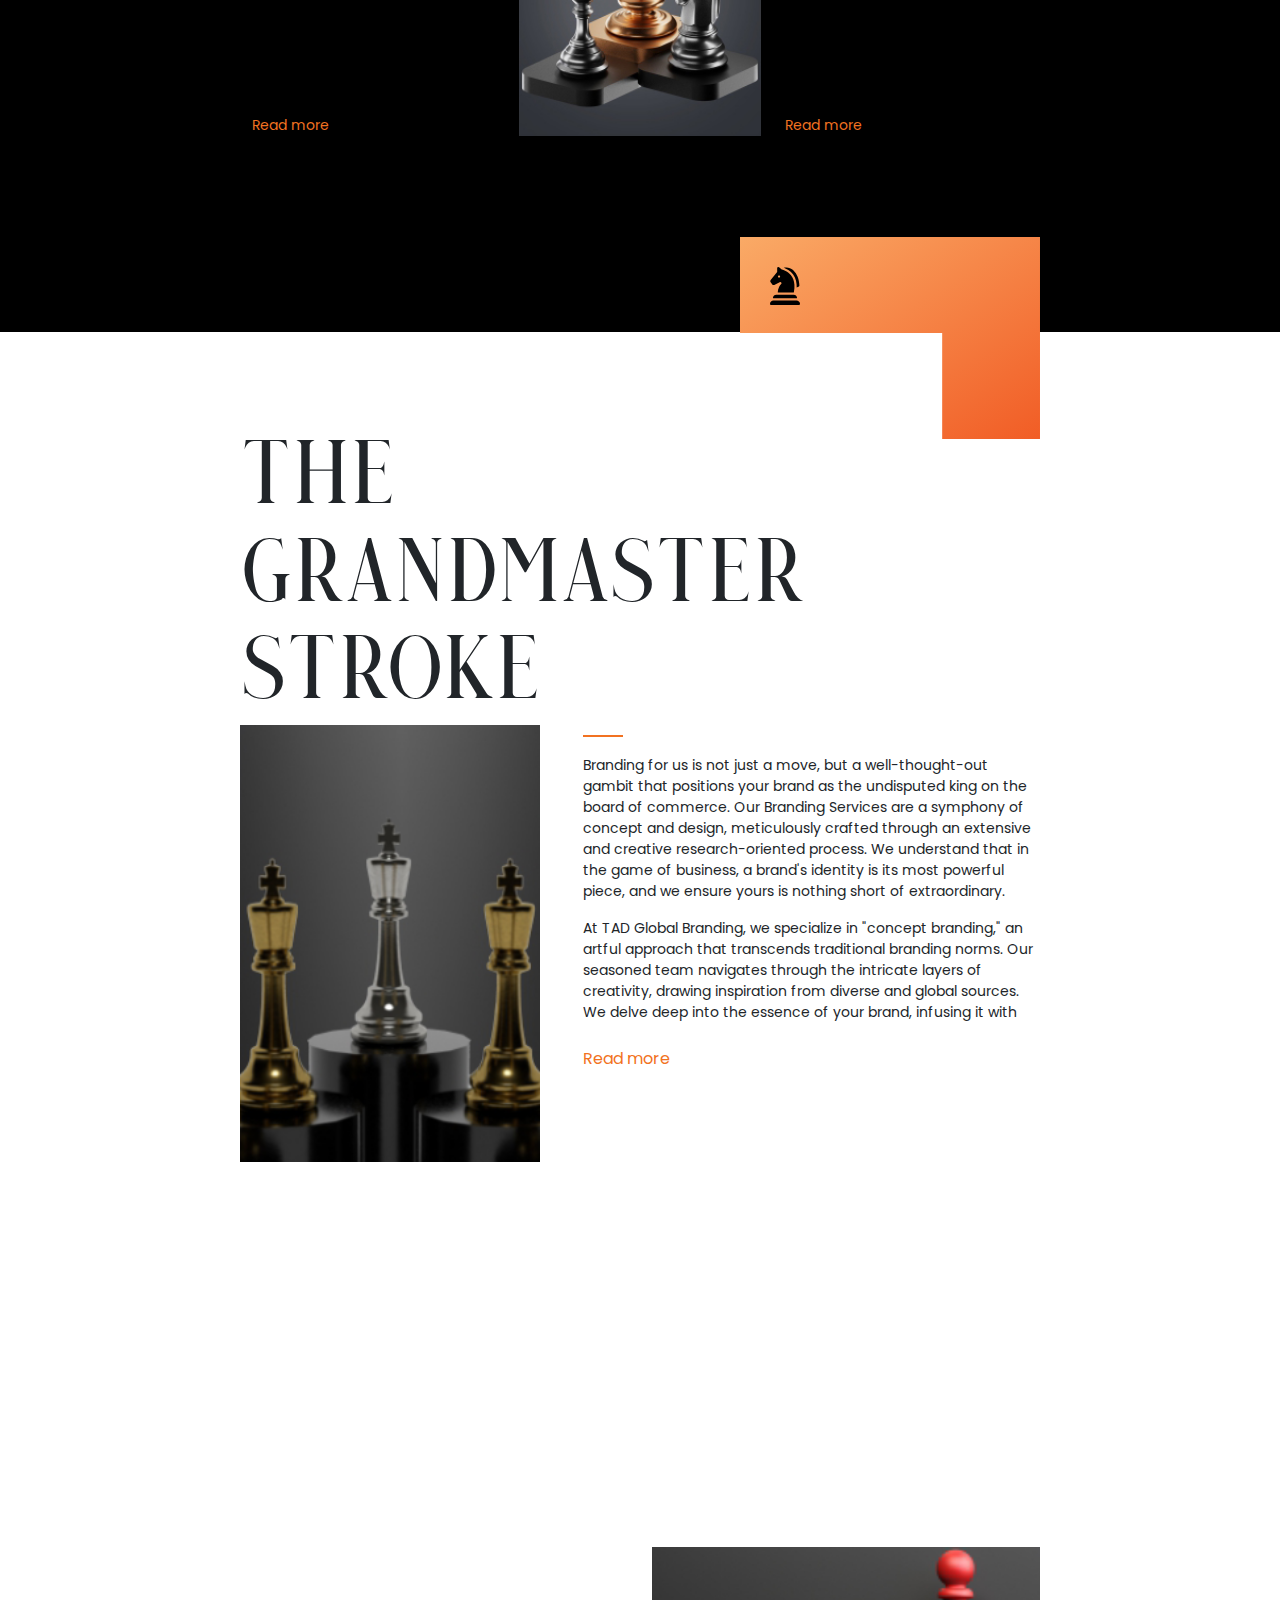
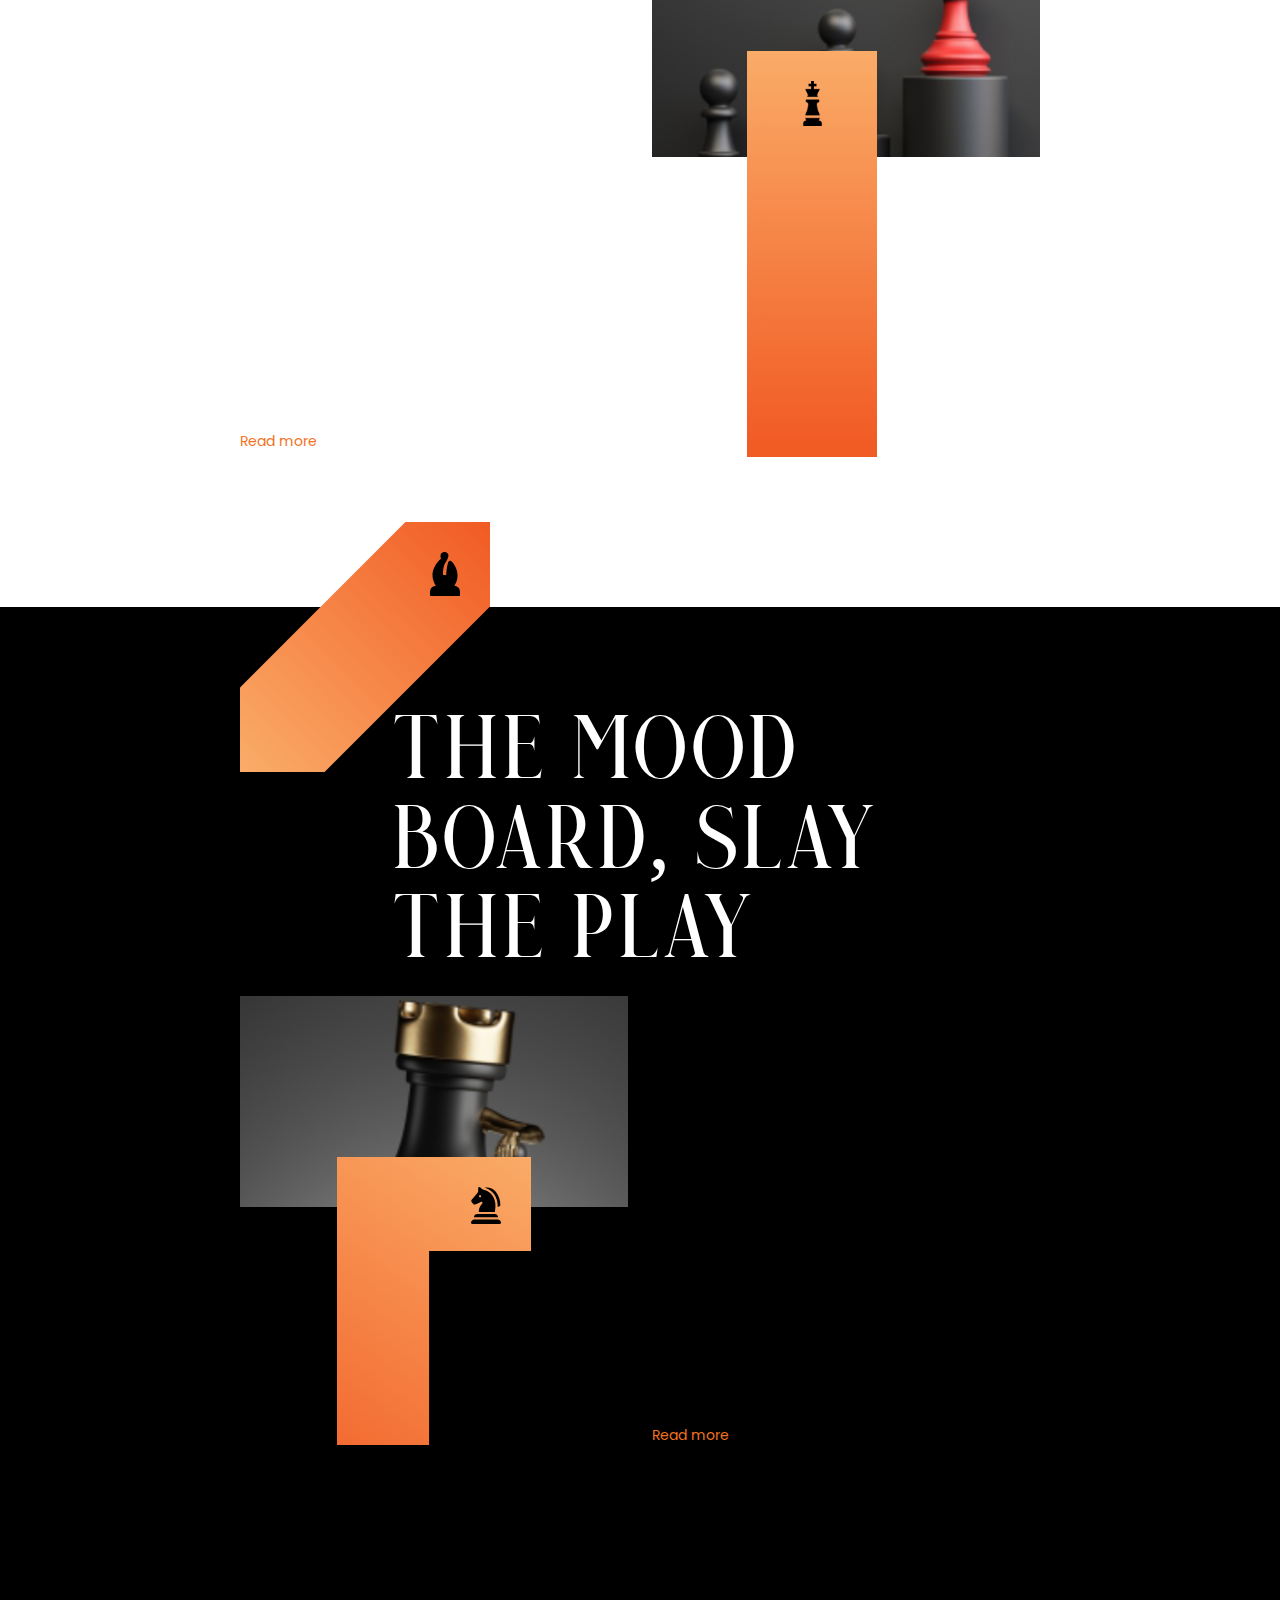
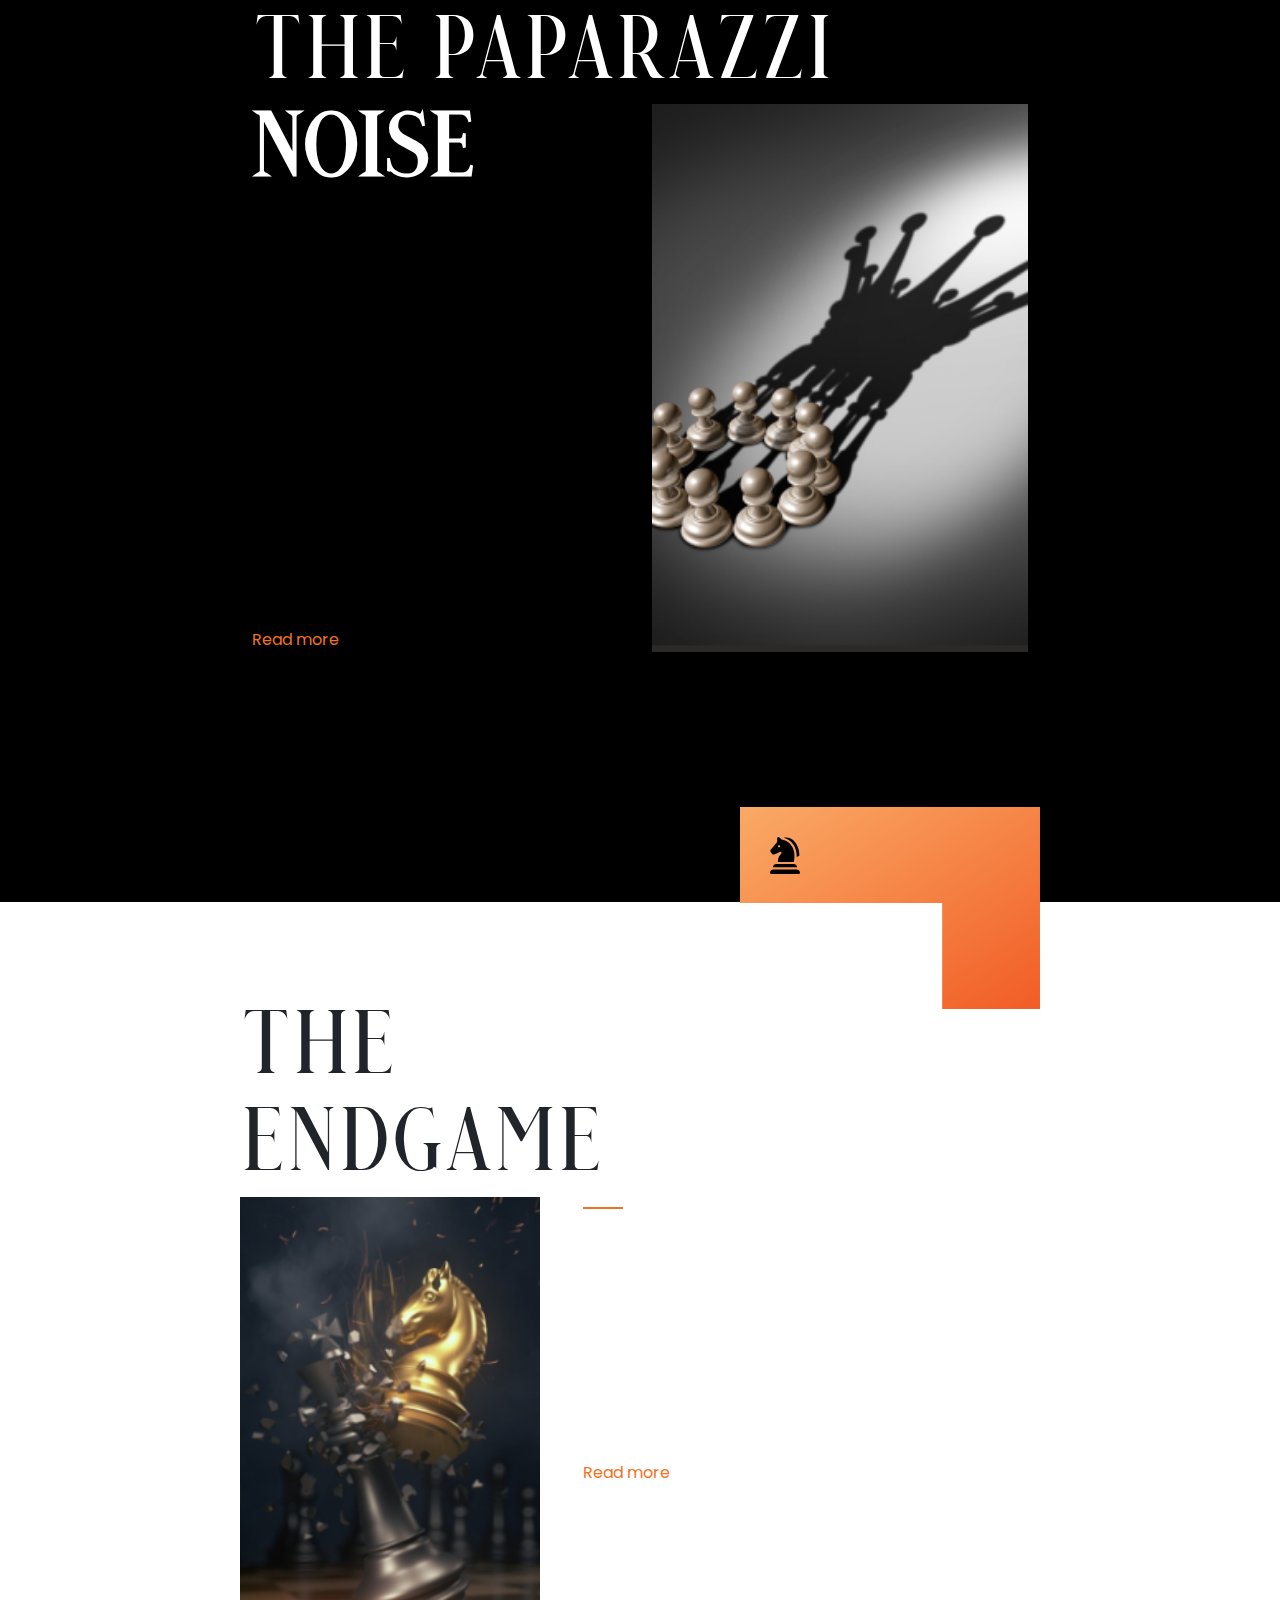
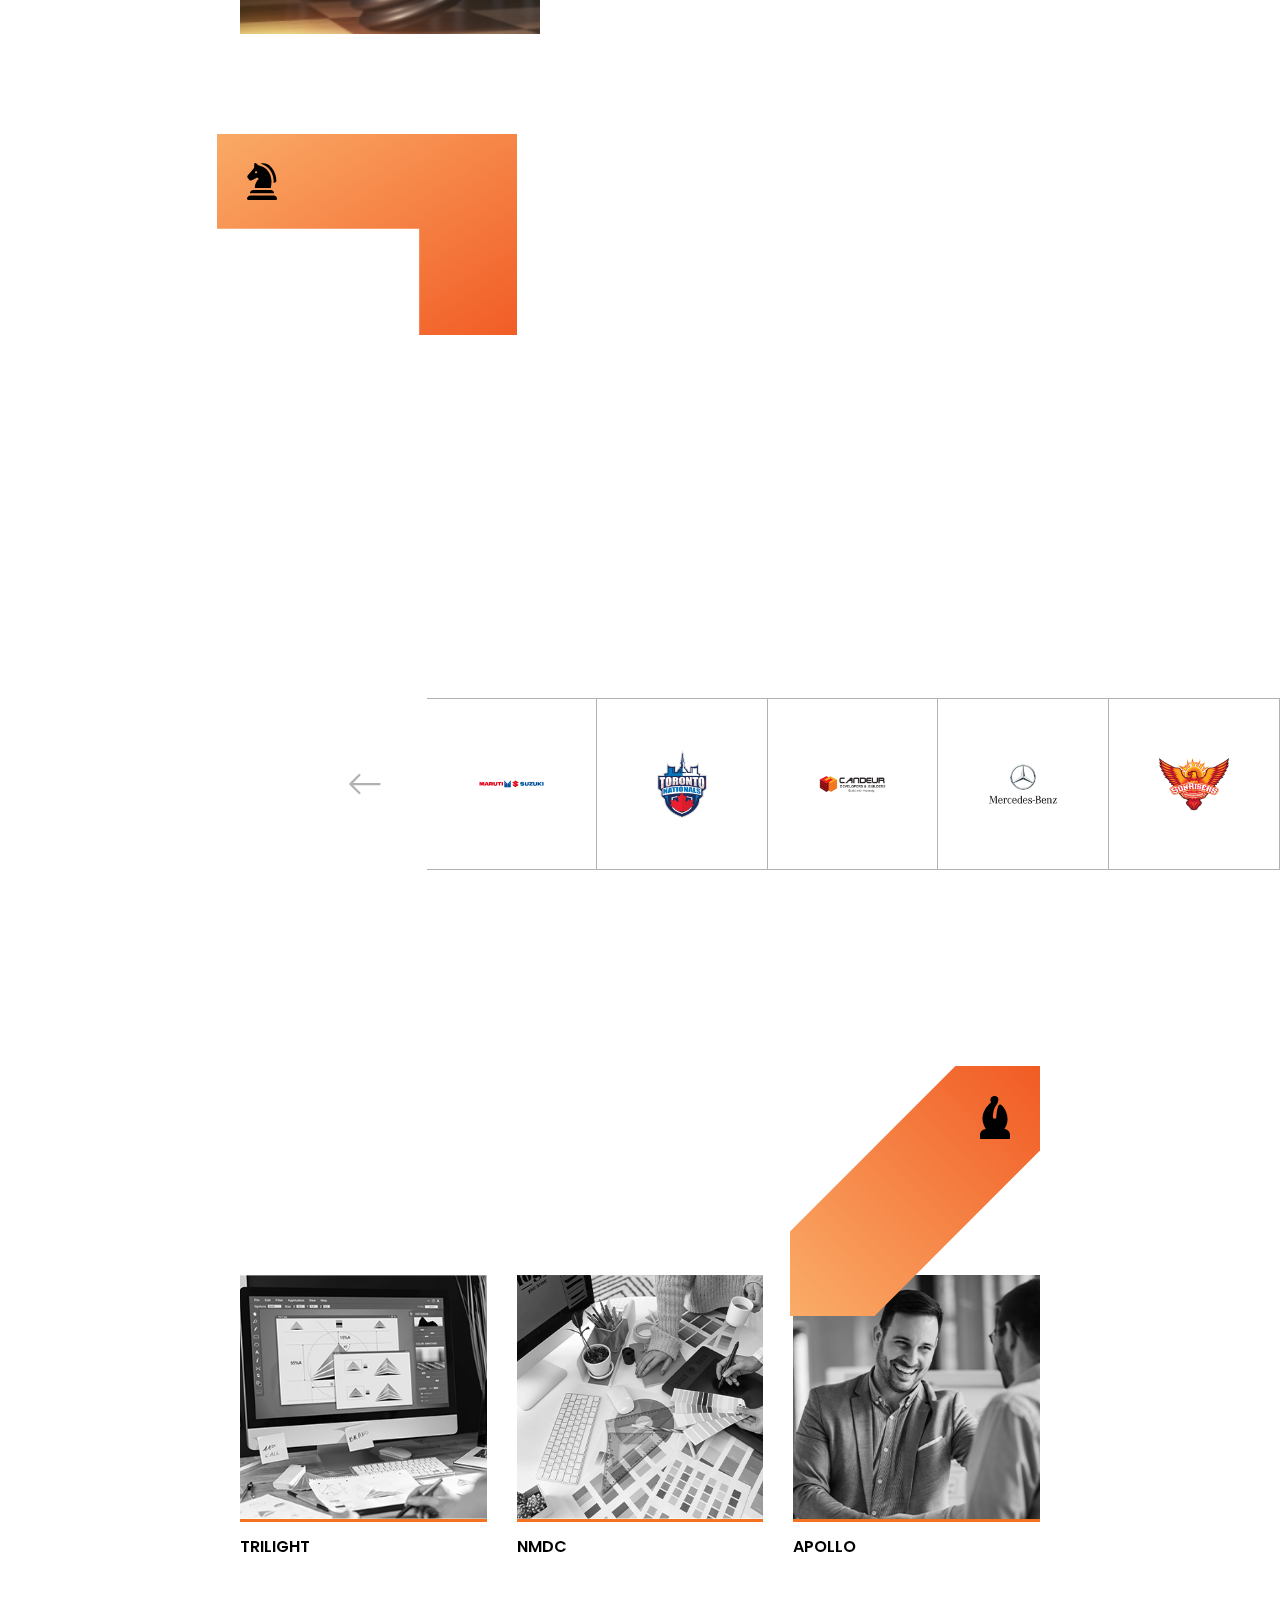
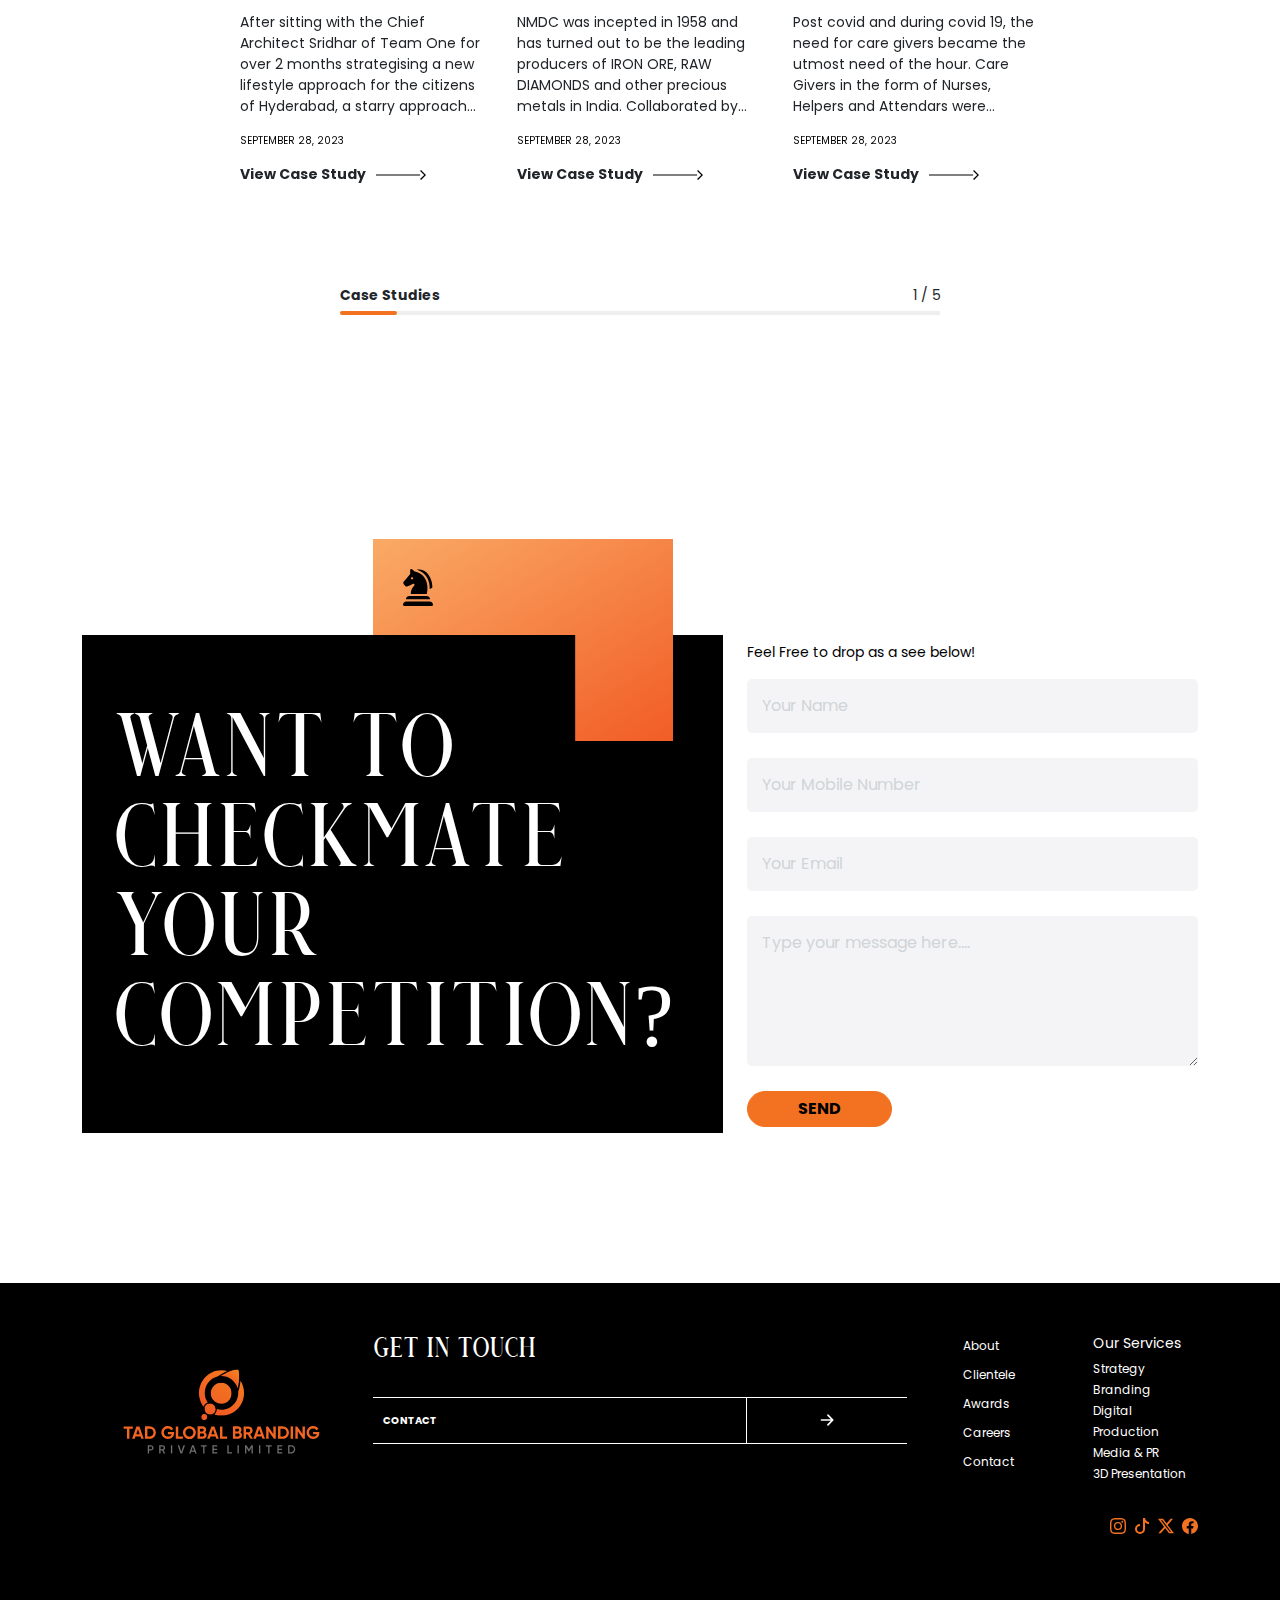
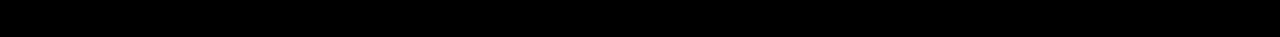
<file: 3d-presentation.html>
<!DOCTYPE html>
<html lang="en">
<head>
    <meta charset="UTF-8">
    <meta name="viewport" content="width=device-width, initial-scale=1.0">
    <title>TAD Global</title>
    <link rel="apple-touch-icon" sizes="180x180" href="assets/images/favicon/apple-touch-icon.png">
    <link rel="icon" type="image/png" sizes="32x32" href="assets/images/favicon/favicon-32x32.png">
    <link rel="icon" type="image/png" sizes="16x16" href="assets/images/favicon/favicon-16x16.png">
    <link rel="manifest" href="assets/images/favicon/site.webmanifest">
    <link rel="stylesheet" href="assets/css/bootstrap-css/bootstrap.min.css">
    <link rel="stylesheet" href="assets/css/fancybox/fancybox.min.css">
    <link rel="stylesheet" href="assets/css/swiper/swiper-bundle.min.css">
    <link rel="stylesheet" href="assets/css/responsive.css">
</head>
<body>
  <div class="site_wrap">
    <header>
      <div class="container-fluid">
        <div class="row navbardisap">
          <div class="col-lg-3">
            <div class="left">
              <a href="index.html">
                <div class="logo_wrapper">
                  <img src="assets/images/tad-logo.svg" alt="" srcset="">
                </div>
              </a>
            </div>
          </div>
          <div class="col-lg-6 d-flex align-items-center justify-content-center">
            <div class="middle">
              <ul>
                <!-- <li><a href="index.html" class="active">Home</a></li> -->
                <li><a href="about-us.html">About</a></li>
                <li>
                  <div class="a">
                    Services
                    <div class="icon_wrapper">
                      <svg xmlns="http://www.w3.org/2000/svg" width="16" height="16" fill="currentColor" class="bi bi-arrow-down-short" viewBox="0 0 16 16">
                        <path fill-rule="evenodd" d="M8 4a.5.5 0 0 1 .5.5v5.793l2.146-2.147a.5.5 0 0 1 .708.708l-3 3a.5.5 0 0 1-.708 0l-3-3a.5.5 0 1 1 .708-.708L7.5 10.293V4.5A.5.5 0 0 1 8 4"/>
                      </svg>
                    </div>
                    <div class="absoulte_block">
                        <p class="m-0"><a href="the-endgame.html">Strategy</a></p>
                        <p class="m-0"><a href="the-grand-master-stroke.html">Branding</a></p>
                        <p class="m-0"><a href="the-chess-board.html">Digital</a></p>
                        <p class="m-0"><a href="the-moodboard-slay.html">Production</a></p>
                        <p class="m-0"><a href="the-paparazzi-noise.html">Media & PR</a></p>
                        <p class="m-0"><a href="3d-presentation.html">3D Presentation</a></p>
                    </div>
                  </div>
                </li>
                <li><a href="clientele.html">Clientele</a></li>
                <!-- <li><a href="#">Case Studies</a></li> -->
                <li><a href="awards.html">Awards</a></li>                
                <li><a href="careers.html">Careers</a></li>
                <li><a href="contact.html">Contact</a></li>                
              </ul>
            </div>
          </div>
          <div class="col-lg-3 d-flex align-items-center justify-content-end">
            <div class="right">
              <div class="social-icons">
                <ul>
                  <li>
                    <a href="">
                      <svg xmlns="http://www.w3.org/2000/svg" width="16" height="16" fill="#f27221" class="bi bi-instagram" viewBox="0 0 16 16">
                        <path d="M8 0C5.829 0 5.556.01 4.703.048 3.85.088 3.269.222 2.76.42a3.917 3.917 0 0 0-1.417.923A3.927 3.927 0 0 0 .42 2.76C.222 3.268.087 3.85.048 4.7.01 5.555 0 5.827 0 8.001c0 2.172.01 2.444.048 3.297.04.852.174 1.433.372 1.942.205.526.478.972.923 1.417.444.445.89.719 1.416.923.51.198 1.09.333 1.942.372C5.555 15.99 5.827 16 8 16s2.444-.01 3.298-.048c.851-.04 1.434-.174 1.943-.372a3.916 3.916 0 0 0 1.416-.923c.445-.445.718-.891.923-1.417.197-.509.332-1.09.372-1.942C15.99 10.445 16 10.173 16 8s-.01-2.445-.048-3.299c-.04-.851-.175-1.433-.372-1.941a3.926 3.926 0 0 0-.923-1.417A3.911 3.911 0 0 0 13.24.42c-.51-.198-1.092-.333-1.943-.372C10.443.01 10.172 0 7.998 0h.003zm-.717 1.442h.718c2.136 0 2.389.007 3.232.046.78.035 1.204.166 1.486.275.373.145.64.319.92.599.28.28.453.546.598.92.11.281.24.705.275 1.485.039.843.047 1.096.047 3.231s-.008 2.389-.047 3.232c-.035.78-.166 1.203-.275 1.485a2.47 2.47 0 0 1-.599.919c-.28.28-.546.453-.92.598-.28.11-.704.24-1.485.276-.843.038-1.096.047-3.232.047s-2.39-.009-3.233-.047c-.78-.036-1.203-.166-1.485-.276a2.478 2.478 0 0 1-.92-.598 2.48 2.48 0 0 1-.6-.92c-.109-.281-.24-.705-.275-1.485-.038-.843-.046-1.096-.046-3.233 0-2.136.008-2.388.046-3.231.036-.78.166-1.204.276-1.486.145-.373.319-.64.599-.92.28-.28.546-.453.92-.598.282-.11.705-.24 1.485-.276.738-.034 1.024-.044 2.515-.045v.002zm4.988 1.328a.96.96 0 1 0 0 1.92.96.96 0 0 0 0-1.92zm-4.27 1.122a4.109 4.109 0 1 0 0 8.217 4.109 4.109 0 0 0 0-8.217zm0 1.441a2.667 2.667 0 1 1 0 5.334 2.667 2.667 0 0 1 0-5.334z"/>
                      </svg>
                    </a>
                  </li>
                  <li>
                    <a href="">
                      <svg xmlns="http://www.w3.org/2000/svg" width="16" height="16" fill="#f27221" class="bi bi-tiktok" viewBox="0 0 16 16">
                        <path d="M9 0h1.98c.144.715.54 1.617 1.235 2.512C12.895 3.389 13.797 4 15 4v2c-1.753 0-3.07-.814-4-1.829V11a5 5 0 1 1-5-5v2a3 3 0 1 0 3 3V0Z"/>
                      </svg>
                    </a>
                  </li>
                  <li>
                    <a href="">
                      <svg xmlns="http://www.w3.org/2000/svg" width="16" height="16" fill="#f27221" class="bi bi-twitter-x" viewBox="0 0 16 16">
                        <path d="M12.6.75h2.454l-5.36 6.142L16 15.25h-4.937l-3.867-5.07-4.425 5.07H.316l5.733-6.57L0 .75h5.063l3.495 4.633L12.601.75Zm-.86 13.028h1.36L4.323 2.145H2.865l8.875 11.633Z"/>
                      </svg>
                    </a>
                  </li>
                  <li>
                    <a href="">
                      <svg xmlns="http://www.w3.org/2000/svg" width="16" height="16" fill="#f27221" class="bi bi-facebook" viewBox="0 0 16 16">
                        <path d="M16 8.049c0-4.446-3.582-8.05-8-8.05C3.58 0-.002 3.603-.002 8.05c0 4.017 2.926 7.347 6.75 7.951v-5.625h-2.03V8.05H6.75V6.275c0-2.017 1.195-3.131 3.022-3.131.876 0 1.791.157 1.791.157v1.98h-1.009c-.993 0-1.303.621-1.303 1.258v1.51h2.218l-.354 2.326H9.25V16c3.824-.604 6.75-3.934 6.75-7.951z"/>
                      </svg>
                    </a>
                  </li>
                </ul>
              </div>
            </div>
          </div>
        </div>
        <div class="mobile_nav">
          <div class="left">
            <a href="index.html">
              <div class="logo_wrapper">
                <img src="assets/images/tad-logo.svg" alt="" srcset="">
              </div>
            </a>
          </div>
          <div class="right">
            <div class="ham_wrapper home_2">
              <div class="lines_wrapper">
                  <div class="line"></div>
              </div>
              <div class="mb_opptions_wrapper">
            
                  <ul class="mobile">
                      <div class="close">
                          <svg xmlns="http://www.w3.org/2000/svg" width="36" height="36" fill="#ffffff" class="bi bi-x-circle" viewBox="0 0 16 16">
                              <path d="M8 15A7 7 0 1 1 8 1a7 7 0 0 1 0 14zm0 1A8 8 0 1 0 8 0a8 8 0 0 0 0 16z"></path>
                              <path d="M4.646 4.646a.5.5 0 0 1 .708 0L8 7.293l2.646-2.647a.5.5 0 0 1 .708.708L8.707 8l2.647 2.646a.5.5 0 0 1-.708.708L8 8.707l-2.646 2.647a.5.5 0 0 1-.708-.708L7.293 8 4.646 5.354a.5.5 0 0 1 0-.708z"></path>
                          </svg>
                      </div>
                      <li><a href="about-us.html">About</a></li>
                      <li>
                        <div class="a">
                          Services
                          <div class="icon_wrapper">
                            <svg xmlns="http://www.w3.org/2000/svg" width="16" height="16" fill="currentColor" class="bi bi-arrow-down-short" viewBox="0 0 16 16">
                              <path fill-rule="evenodd" d="M8 4a.5.5 0 0 1 .5.5v5.793l2.146-2.147a.5.5 0 0 1 .708.708l-3 3a.5.5 0 0 1-.708 0l-3-3a.5.5 0 1 1 .708-.708L7.5 10.293V4.5A.5.5 0 0 1 8 4"/>
                            </svg>
                          </div>
                          <div class="absoulte_block">
                              <p class="m-0"><a href="the-endgame.html">Strategy</a></p>
                              <p class="m-0"><a href="the-grand-master-stroke.html">Branding</a></p>
                              <p class="m-0"><a href="the-chess-board.html">Digital</a></p>
                              <p class="m-0"><a href="the-moodboard-slay.html">Production</a></p>
                              <p class="m-0"><a href="the-paparazzi-noise.html">Media & PR</a></p>
                              <p class="m-0"><a href="3d-presentation.html">3D Presentation</a></p>
                          </div>
                        </div>
                      </li>
                      <li><a href="clientele.html">Clientele</a></li>
                      <!-- <li><a href="#">Case Studies</a></li> -->
                      <li><a href="awards.html">Awards</a></li> 
                      <li><a href="careers.html">Careers</a></li>
                      <li><a href="contact.html">Contact</a></li> 
                      <div class="right">
                        <div class="social-icons">
                          <ul>
                            <li>
                              <a href="">
                                <svg xmlns="http://www.w3.org/2000/svg" width="16" height="16" fill="#f27221" class="bi bi-instagram" viewBox="0 0 16 16">
                                  <path d="M8 0C5.829 0 5.556.01 4.703.048 3.85.088 3.269.222 2.76.42a3.917 3.917 0 0 0-1.417.923A3.927 3.927 0 0 0 .42 2.76C.222 3.268.087 3.85.048 4.7.01 5.555 0 5.827 0 8.001c0 2.172.01 2.444.048 3.297.04.852.174 1.433.372 1.942.205.526.478.972.923 1.417.444.445.89.719 1.416.923.51.198 1.09.333 1.942.372C5.555 15.99 5.827 16 8 16s2.444-.01 3.298-.048c.851-.04 1.434-.174 1.943-.372a3.916 3.916 0 0 0 1.416-.923c.445-.445.718-.891.923-1.417.197-.509.332-1.09.372-1.942C15.99 10.445 16 10.173 16 8s-.01-2.445-.048-3.299c-.04-.851-.175-1.433-.372-1.941a3.926 3.926 0 0 0-.923-1.417A3.911 3.911 0 0 0 13.24.42c-.51-.198-1.092-.333-1.943-.372C10.443.01 10.172 0 7.998 0h.003zm-.717 1.442h.718c2.136 0 2.389.007 3.232.046.78.035 1.204.166 1.486.275.373.145.64.319.92.599.28.28.453.546.598.92.11.281.24.705.275 1.485.039.843.047 1.096.047 3.231s-.008 2.389-.047 3.232c-.035.78-.166 1.203-.275 1.485a2.47 2.47 0 0 1-.599.919c-.28.28-.546.453-.92.598-.28.11-.704.24-1.485.276-.843.038-1.096.047-3.232.047s-2.39-.009-3.233-.047c-.78-.036-1.203-.166-1.485-.276a2.478 2.478 0 0 1-.92-.598 2.48 2.48 0 0 1-.6-.92c-.109-.281-.24-.705-.275-1.485-.038-.843-.046-1.096-.046-3.233 0-2.136.008-2.388.046-3.231.036-.78.166-1.204.276-1.486.145-.373.319-.64.599-.92.28-.28.546-.453.92-.598.282-.11.705-.24 1.485-.276.738-.034 1.024-.044 2.515-.045v.002zm4.988 1.328a.96.96 0 1 0 0 1.92.96.96 0 0 0 0-1.92zm-4.27 1.122a4.109 4.109 0 1 0 0 8.217 4.109 4.109 0 0 0 0-8.217zm0 1.441a2.667 2.667 0 1 1 0 5.334 2.667 2.667 0 0 1 0-5.334z"/>
                                </svg>
                              </a>
                            </li>
                            <li>
                              <a href="">
                                <svg xmlns="http://www.w3.org/2000/svg" width="16" height="16" fill="#f27221" class="bi bi-tiktok" viewBox="0 0 16 16">
                                  <path d="M9 0h1.98c.144.715.54 1.617 1.235 2.512C12.895 3.389 13.797 4 15 4v2c-1.753 0-3.07-.814-4-1.829V11a5 5 0 1 1-5-5v2a3 3 0 1 0 3 3V0Z"/>
                                </svg>
                              </a>
                            </li>
                            <li>
                              <a href="">
                                <svg xmlns="http://www.w3.org/2000/svg" width="16" height="16" fill="#f27221" class="bi bi-twitter-x" viewBox="0 0 16 16">
                                  <path d="M12.6.75h2.454l-5.36 6.142L16 15.25h-4.937l-3.867-5.07-4.425 5.07H.316l5.733-6.57L0 .75h5.063l3.495 4.633L12.601.75Zm-.86 13.028h1.36L4.323 2.145H2.865l8.875 11.633Z"/>
                                </svg>
                              </a>
                            </li>
                            <li>
                              <a href="">
                                <svg xmlns="http://www.w3.org/2000/svg" width="16" height="16" fill="#f27221" class="bi bi-facebook" viewBox="0 0 16 16">
                                  <path d="M16 8.049c0-4.446-3.582-8.05-8-8.05C3.58 0-.002 3.603-.002 8.05c0 4.017 2.926 7.347 6.75 7.951v-5.625h-2.03V8.05H6.75V6.275c0-2.017 1.195-3.131 3.022-3.131.876 0 1.791.157 1.791.157v1.98h-1.009c-.993 0-1.303.621-1.303 1.258v1.51h2.218l-.354 2.326H9.25V16c3.824-.604 6.75-3.934 6.75-7.951z"/>
                                </svg>
                              </a>
                            </li>
                          </ul>
                        </div>
                      </div>
                  </ul>
              </div>
            </div>
          </div>
        </div>
      </div>
    </header>

    <main>
      <section class="sec_1 services">
        <div class="section_wrapper">
          <div class="container">
            <div class="content_wrapper">
              <h2 class="one">3D</h2>
              <h2 class="two">PRESENTATION</h2>
              <div class="diagonal_strip pre">
                <img src="assets/images/strip_1.svg" alt="" srcset="">
                <div class="strip_content">
                  <div class="content_itself">
                    <div class="text">
                      <p class="hero_text">100+<br>CLIENTS</p>
                    </div>
                    <img src="assets/images/queen.png" class="solider1" alt="" srcset="">
                  </div>
                </div>
              </div>
            </div>
          </div>
        </div>
      </section>
      
      <div class="for_strip"></div>

      <section class="sec_2 services" id="intro">
        <div class="section_wrapper">
          <div class="container">
            <div class="content_wrapper">
              <div class="floating_strip">
                <img src="assets/images/strip_2.svg" alt="" srcset="">
                <div class="strip_content sec2_horse">
                  <div class="content_itself">
                    <p class="newText25 fw-bold m-0 lh-1 fs-6 align-self-center position-absolute text-dark">25+ YEARS</p>
                    <img src="assets/images/horse.svg" alt="" srcset="" class="horse1">
                  </div>
                </div>
              </div>
              <div class="container">
                <div class="row justify-content-center pt-5">
                  <div class="col-lg-8">
                    <div class="main_heading">
                      <h2 class="sec2_ani1">3D PRESENTATION</h2>
                    </div>
                  </div>
                </div>
                <div class="row py-5 mb-5">
                  <div class="col-lg-4 d-flex align-items-end">
                    <div class="left">
                      <div class="readMoreBlock">
                        <input id="readMoreBtn" type="checkbox" class="d-none">
                        <div class="allContent padding_top">
                          <p class="ozerotoone">Enter the realm of strategic vision with TAD GLOBAL BRANDING, where our 3D design is  a calculated move that brings unseen dimensions to life. Our 3D design services are orchestrated by a team of experts fluent in the software languages of 3D, Maya, Textures, and Motion Builder. We strategize to breathe life and vision into architectural marvels, home interiors, retail products and medical devices, creating a visual narrative that transcends the ordinary.</p>
                        </div>
                        <label class="pt-4 pb-3 pb-lg-0" for="readMoreBtn">Read </label>
                      </div>
                    </div>
                  </div>
                  <div class="col-lg-8">
                    <div class="right">
                      <div class="row h-100">
                        <div class="col-lg-6">
                          <div class="d-flex align-items-end h-full">
                            <img class="grayImg" src="assets/images/presentation.png" alt="" srcset="">
                          </div>
                        </div>
                        <div class="col-lg-6 d-flex align-items-end">
                          <div class="readMoreBlock">
                            <input id="readMoreBtn1" type="checkbox" class="d-none">
                            <div class="allContent padding_top sm">
                              <p class="ozerotoone">Whether it's rendering the intricate details of a real estate venture or crafting a fashionable virtual product, TAD GLOBAL BRANDING's 3D design services stand as a strategic force, aligning creativity with functionality to elevate your brand's visual presence.</p>
                            </div>
                            <label class="pt-4 pb-3 pb-lg-0" for="readMoreBtn1">Read </label>
                          </div>
                        </div>
                      </div>
                      
                    </div>
                  </div>
                </div>
              </div>
            </div>
          </div>
        </div>
      </section>

      <section class="services_sec_3">
        <div class="section_wrapper">
            <div class="container">
                <div class="content_wrapper">
                    <div class="image_wrapper">
                        <img src="assets/images/strip_3.svg" alt="" srcset="">
                        <div class="strip_content">
                          <div class="content_itself">
                            <div class="text horsetext">
                              <p>BRANDING</p>
                            </div>
                            <img src="assets/images/horse.svg" alt="" srcset="" class="horse2">
                          </div>
                        </div>
                    </div>
                    <div class="row">
                        <div class="col-lg-5">
                            <div class="heading_wrapper">
                                <h2>THE</h2>
                                <h2>GRANDMASTER</h2>
                                <h2>STROKE</h2>
                            </div>
                        </div>
                    </div>
                    <div class="row">
                        <div class="col-lg-5">
                            <div class="left">
                                <div class="image_wrapper2">
                                    <img src="assets/images/branding.png" alt="" srcset="">
                                </div>
                            </div>
                        </div>
                        <div class="col-lg-7">
                            <div class="right">
                                <div class="para_wrapper">
                                    <p> Branding for us is not just a move, but a well-thought-out gambit that positions your brand as the undisputed king on the board of commerce. Our Branding Services are a symphony of concept and design, meticulously crafted through an extensive and creative research-oriented process. We understand that in the game of business, a brand's identity is its most powerful piece, and we ensure yours is nothing short of extraordinary.</p>
                                    <div class="readMoreBlock">
                                      <input id="readMoreBtn2" type="checkbox" class="d-none">
                                      <div class="allContent sm-1">
                                        <p>At TAD Global Branding, we specialize in "concept branding," an artful approach that transcends traditional branding norms. Our seasoned team navigates through the intricate layers of creativity, drawing inspiration from diverse and global sources. We delve deep into the essence of your brand, infusing it with innovative concepts that resonate with your target audience. Moreover, our strategic moves extend to competitor analysis, ensuring that your brand not only stands out but also outshines the competition. The result is a brand design that goes beyond the expected, creating a narrative that captivates, engages, and strategically positions your brand for victory in the ever-evolving landscape of business.  At TAD GLOBAL BRANDING, we value your marketing investments, which is why we make sure that every move makes a difference.</p>                                        
                                      </div>
                                      <label class="pt-4 pb-3 pb-lg-0" for="readMoreBtn2">Read </label>
                                    </div>
                                    <!-- <p>At TAD Global from the opening gambit to the checkmate, we craft narratives that resonate, visuals that captivate, and strategies that outwit the competition.</p>
                                    <p>Every campaign, every visual, every message - all part of a grand strategy aimed at positioning your brand for success.</p>
                                    <p>A strategic journey where branding isn't just about making noise; it's about making the right moves that resonate, ensuring your brand emerges victorious in the competitive landscape.</p>
                                    <p>Our canvas is the chessboard, and creativity is our playing pieces.</p> -->
                                </div>
                            </div>
                        </div>
                    </div>
                </div>
            </div>
        </div>
      </section>

      <section class="sec_4 services" >
        <div class="section_wrapper">
          <div class="container">
            <div class="content_wrapper">
              <div class="floating_block">
                <div class="left2">
                  <img src="assets/images/strip_4.svg" alt="">
                  <div class="strip_content">
                    <div class="content_itself">
                      <img src="assets/images/king.png" alt="" srcset="" class="elephant1 img">
                    </div>
                  </div>
                </div>
                <div class="right2" style="opacity: 0;pointer-events: none;">
                  <div class="text">
                    <p>HOW<br>WE PLAY</p>
                  </div>
                </div>
              </div>
              <h2 class="sec4_heading1">THE</h2>
              <h2 class="sec4_heading2">CHESSBOARD</h2>
              <div class="row justify-content-end pt-5">
                <div class="col-lg-12">
                  <div class="row">
                    <div class="col-lg-6 d-flex align-items-center">
                      <div class="left">
                        <h2 class="subparani1">DIGITAL</h2>
                        <p class="para subparani2">TAD GLOBAL BRANDING’s  Digital Marketing Services are a grandmaster's play to dominate the online realm and our conceptual social media marketing is the strategic maneuver that propels it forward. We go beyond the conventional, employing an extensive research-driven approach that dissects consumer behavior intricately. We understand that in the digital landscape, every move matters, and that's why our bespoke social and digital marketing solutions are tailored to your brand's unique DNA.</p>
                        <div class="readMoreBlock">
                          <input id="readMoreBtn3" type="checkbox" class="d-none">
                          <div class="allContent sm">                            
                            <p class="subparani2">Visual engagement is the key to victory in the online world, and at TAD Global Branding, we orchestrate audience engagement strategies that resonate like a well-executed endgame. Our team dives deep into understanding your target audience, crafting campaigns that not only capture attention but also spark meaningful interactions. The journey doesn't end there – we bring competitor analysis to the forefront, ensuring your brand's social media marketing strategies are not just effective but also outshine the rivals. Whether it's conceptualizing engaging content or implementing performance marketing solutions, we make calculated moves that put your brand at the forefront of the digital chessboard. Trust TAD Global Branding for a checkmate in the digital arena – where strategic brilliance meets audience resonance, and your brand emerges victorious in the game of online supremacy.</p>
                          </div>
                          <label class="pt-4 pb-3 pb-lg-0" for="readMoreBtn3">Read </label>
                        </div>
                        <!-- <p class="para subparani2">In the ever-evolving landscape of the Digital first world the differentiator is being relevant and engaging. From content creation to online advertising, our moves are not just about visibility; they're about dominating the board, ensuring your brand is positioned as a leader in the digital realm.</p>
                        <p class="para subparani2">Like chess pieces working in tandem, the knowledge of how integrated marketing helps orchestrate engaging content that resonates with your audience, ensuring your brand stands out amidst the noise it's about making the right moves to capture attention and drive engagement.</p>
                        <p class="para subparani2">From SEO to PPC, our moves are calculated to position your brand advantageously in the digital arena. Performance Marketing is Real Game Analysis and our approach involves meticulous data analysis. We track the performance of every move, every campaign, using analytics as our strategic tool to refine our tactics and enhance your brand's digital presence.</p> -->

                        <!-- <a href="#" class="cta">View Case Study <span><svg xmlns="http://www.w3.org/2000/svg" width="26" height="26" fill="#f27221" class="bi bi-arrow-right-short" viewBox="0 0 16 16">
                          <path fill-rule="evenodd" d="M4 8a.5.5 0 0 1 .5-.5h5.793L8.146 5.354a.5.5 0 1 1 .708-.708l3 3a.5.5 0 0 1 0 .708l-3 3a.5.5 0 0 1-.708-.708L10.293 8.5H4.5A.5.5 0 0 1 4 8z"/>
                        </svg></span></a> -->
                      </div>
                    </div>
                    <div class="col-lg-6">
                      <div class="right">
                        <img src="assets/images/digital-horizontal.png" alt="" srcset="">
                      </div>
                    </div>
                  </div>
                </div>
              </div>
            </div>
          </div>
        </div>
      </section>
      <section class="sec_5 services" >
        <div class="section_wrapper">
          <div class="container">
            <div class="content_wrapper">
              <div class="row justify-content-end">
                <div class="col-lg-12">
                    <div class="heading_wrapper">
                        <div class="parent">
                            <h2>THE MOOD BOARD, SLAY THE PLAY</h2>
                        </div>
                        <div class="diagonal_strip">
                            <img src="assets/images/strip_1.svg" alt="" srcset="">
                            <div class="strip_content">
                              <div class="content_itself">
                                <img src="assets/images/solider.svg" alt="" srcset="" class="solider2">
                              </div>
                            </div>
                        </div>
                    </div>
                  <div class="row">
                    <div class="col-lg-6">
                        <div class="right">
                          <div class="image_wrapper">
                            <img src="assets/images/production-horizontal.png" alt="" class="fish">
                            <div class="vertical_strip">
                              <img src="assets/images/strip_5.svg" alt="" srcset="">
                              <div class="strip_content">
                                <div class="content_itself">
                                  <img src="assets/images/horse.svg" alt="" srcset="" class="horse3">
                                </div>
                              </div>
                            </div>
                          </div>
                        </div>
                    </div>
                    <div class="col-lg-6">
                      <div class="left">
                        <h2 class="subparani1">TAD FLIX - PRODUCTION</h2>
                        <p  class="para subparani2">Enter the cinematic realm with TAD Global Branding, where film production breathes life into communication.Our Film Production Services is a testament to our expertise in carving concept stories that resonate across emotional, humorous, and social spectrums. Whether it's a brand film, a corporate narrative, a logo launch video or a compelling CSR story, our team stands as exceptional storytellers, both visually and verbally, creating a symphony of moving images that not only captivates but strategically brings the best reach for your brand.</p>
                        <div class="readMoreBlock">
                          <input id="readMoreBtn4" type="checkbox" class="d-none">
                          <div class="allContent xs">                            
                            <p class="para subparani2">At TAD Global Branding, film production is a strategic game where each frame is a calculated move towards audience engagement and brand resonance. Our cinematic endeavors are not just about showcasing visuals; they are about weaving narratives that leave a lasting impact. Through meticulous planning and creative prowess, we transform ideas into compelling stories that connect with audiences on a profound level.</p>
                          </div>
                          <label class="pt-4 pb-3 pb-lg-0" for="readMoreBtn4">Read </label>
                        </div>
                        <!-- <p class="para subparani2">Production is a meticulously orchestrated game. It isn't just about creating content; it's about executing a masterful strategy, much like a carefully orchestrated chess game. our studio as a chessboard, where creativity takes center stage. The pieces - from lighting to sound design, from camera angles to post-production - are carefully positioned to bring the brand's story to life. Every element is a strategic move, working in harmony to create a visual masterpiece that not only communicates but resonates.</p>
                        <p class="para subparani2">From 3D renders to beautiful reels, from digital films to TVC there is Strategic Precision in Every Frame. Our production team at TAD Flix understands that every move, every frame, and every second counts.</p>
                        <a href="#" class="cta">View Case Study <span><svg xmlns="http://www.w3.org/2000/svg" width="26" height="26" fill="#f27221" class="bi bi-arrow-right-short" viewBox="0 0 16 16">
                          <path fill-rule="evenodd" d="M4 8a.5.5 0 0 1 .5-.5h5.793L8.146 5.354a.5.5 0 1 1 .708-.708l3 3a.5.5 0 0 1 0 .708l-3 3a.5.5 0 0 1-.708-.708L10.293 8.5H4.5A.5.5 0 0 1 4 8z"/>
                        </svg></span></a> -->
                      </div>
                    </div>
                    
                  </div>
                </div>
              </div>
            </div>
          </div>
        </div>
        <div class="lower">
          <div class="container">
            <div class="row">
              <div class="col-lg-12">
                <div class="heading_wrapper m-0">
                  <h2>THE PAPARAZZI</h2>
                  <!-- <h2></h2> -->
                </div>
                <div class="row">
                  <div class="col-lg-6">
                    <div class="text_wrapper d-flex flex-column gap-3 h-full justify-content-between p-0">
                      <h2 class="lower_heading m-0">NOISE</h2>
                      <div class="">
                        <h2 class="subparani1">TAD CROW - MEDIA AND PR</h2>
                        <!-- <p class="para subparani2">With the shift in consumption habits and dynamics of media and mediums one of the
                          key challenges is how to reach the right TG and not just make noise. We help brands handle micro markets and
                          penetrate well with the right media mix with Events & PR along with strategy are at the heart of it Our
                          experience serves as the compass, navigating the delicate balance between storytelling and reputation
                          management for impactful and enduring brand narratives. The TAD Crow army is ready from the word go.</p> -->
                          <div class="readMoreBlock">
                            <input id="readMoreBtn5" type="checkbox" class="d-none">
                            <div class="allContent">                                                          
                              <p class="para subparani2">At TAD GLOBAL BRANDING, we believe that career opportunities are not just moves on a professional chessboard; they are strategic endeavors that shape the future of our brand kingdom. Our doors are forever open for intellects and strategic minds who are relentless in their pursuit of global knowledge and aspire to master every facet of marketing. If you find joy in crafting creative strategies, building brands, and thrive in a fun, like-minded ambiance, TAD GLOBAL BRANDING welcomes you to a career that transcends the ordinary.</p>
                              <p class="subparani2">We are on the lookout for individuals with a passion for learning and a diverse range of interests, individuals who can discuss topics ranging from real estate to fashion, from Pharma to healthcare or just about any possible tech coming up to disrupt the communication world. At TAD, we believe that inspiration is found in the daily experiences of life, and we invite you to embark on this journey with us. Opportunities are abound for brand managers, content writers, social media strategists, video editors, 3D animators, graphic designers, and research strategists. If you have a knack for 'MINDing others business' accurately.</p>
                            </div>
                            <label class="pt-4 pb-3 pb-lg-0" for="readMoreBtn5">Read </label>
                          </div>
                      </div>
                    </div>
                  </div>
                  <div class="col-lg-6">
                    <div class="image">
                      <img src="assets/images/media.png" alt="">
                    </div>
                  </div>
                </div>
              </div>
            </div>
          </div>
        </div>
      </section>

      <section class="services_sec_3">
        <div class="section_wrapper">
            <div class="container">
                <div class="content_wrapper">
                    <div class="image_wrapper">
                        <img src="assets/images/strip_3.svg" alt="" srcset="">
                        <div class="strip_content">
                          <div class="content_itself">
                            <div class="text horsetext">
                              <p>STRATEGY</p>
                            </div>
                            <img src="assets/images/horse.svg" alt="" srcset="" class="horse2">
                          </div>
                        </div>
                    </div>
                    <div class="row">
                        <div class="col-lg-5">
                            <div class="heading_wrapper">
                                <h2>THE</h2>
                                <h2>ENDGAME</h2>
                                <!-- <h2>&nbsp;</h2> -->
                            </div>
                        </div>
                    </div>
                    <div class="row">
                        <div class="col-lg-5">
                            <div class="left">
                                <div class="image_wrapper2">
                                    <img src="assets/images/strategy.png" alt="" srcset="">
                                </div>
                            </div>
                        </div>
                        <div class="col-lg-7">
                            <div class="right">

                                <div class="para_wrapper">
                                  <div class="readMoreBlock">
                                    <input id="readMoreBtn2" type="checkbox" class="d-none">
                                    <div class="allContent">
                                      <p class="ozerotoone">Embark on a strategic journey with TAD Global Branding, where every move is a calculated masterpiece and every strategy is crafted with precision. Our Strategy Services go beyond the conventional, offering a personalized and focused approach tailored to elevate your brand to unparalleled heights. We pride ourselves on an extensive research-oriented process that not only unveils market intricacies but also identifies the perfect target audience for your brand. At TAD, we understand that strategy is not a one-size-fits-all concept, and that's why we dedicate ourselves to creating bespoke strategies that align seamlessly with your brand's unique identity.                                      </p>                                                                    
                                      <p class="ozerotoone">What sets TAD Global Branding apart is our unwavering commitment to staying at the forefront of industry trends and innovations. Much like a skilled player anticipates their opponent's moves, we constantly update and upgrade our strategies through our extensive network and connections. Our product development strategy, a key element in our arsenal, is designed to build a product line that stands out across any market segment. We collaborate closely with out clients to identify opportunities, create innovative solutions, and develop a product lineup that not only captures attention but also sells with unparalleled ease. With TAD Global Branding, your brand becomes a strategic masterpiece, ready to conquer the market with personalized precision and perpetual innovation.                                      </p>                              
                                    </div>
                                    <label class="pt-4 pb-3 pb-lg-0" for="readMoreBtn2">Read </label>
                                  </div>
                                    <!-- <p>At TAD Global from the opening gambit to the checkmate, we craft narratives that resonate, visuals that captivate, and strategies that outwit the competition.</p>
                                    <p>Every campaign, every visual, every message - all part of a grand strategy aimed at positioning your brand for success.</p>
                                    <p>A strategic journey where branding isn't just about making noise; it's about making the right moves that resonate, ensuring your brand emerges victorious in the competitive landscape.</p>
                                    <p>Our canvas is the chessboard, and creativity is our playing pieces.</p> -->
                                </div>
                            </div>
                        </div>
                    </div>
                </div>
            </div>
        </div>
      </section>

      <section class="sec_3 services">
        <div class="section_wrapper">
          <div class="container-fluid exception">
            <div class="content_wrapper">
              <div class="row justify-content-end">
                <div class="col-lg-8 px-0">
                  <div class="right">
                    <div class="heading_wrapper">
                        <h2 class="sec3_heading">CHAMPIONING</h2>
                        <h2 class="sec3_heading">BRANDS</h2>
                        <div class="image_wrapper">
                            <img src="assets/images/strip_3.svg" alt="" srcset="">
                            <div class="strip_content">
                              <div class="content_itself">
                                <div class="text horsetext" style="opacity: 0;">
                                  <p>100+<br>CLIENTS</p>
                                </div>
                                <img src="assets/images/horse.svg" alt="" srcset="" class="horse6" >
                              </div>
                            </div>
                        </div>
                    </div>
                    <h4 class="sec3_subheading" style="color: #f27221;">We play to win, employing tactics that outmanoeuvre rivals.</h4>
                    <p class="sec3_anipara">Chess teaches us that every piece has its unique strength, and the same applies to your brand. Whether it's a pawn or a queen, we leverage each element to maximize its impact, opening up a world of infinite possibilities. Your success is not just a goal; it's the checkmate we relentlessly pursue. Whether you are a startup or a growing brand , a challenger or a leader already with a legacy we know exactly what moves to make Check and Mate: Your Brand's Triumph Awaits:</p>
                    <div class="carousel_wrapper">
                      <div class="left_arrow">
                        <svg xmlns="http://www.w3.org/2000/svg" width="36" height="36" fill="#b1b1b1" class="bi bi-arrow-left" viewBox="0 0 16 16">
                          <path fill-rule="evenodd" d="M15 8a.5.5 0 0 0-.5-.5H2.707l3.147-3.146a.5.5 0 1 0-.708-.708l-4 4a.5.5 0 0 0 0 .708l4 4a.5.5 0 0 0 .708-.708L2.707 8.5H14.5A.5.5 0 0 0 15 8z"/>
                        </svg>
                      </div>
                      <div class="swiper mySwiper">
                        <div class="swiper-wrapper">
                          <div class="swiper-slide">
                            <div class="image_wrapper">
                              <img src="assets/images/logos/logo.png" alt="" srcset="">
                            </div>
                          </div>
                          <div class="swiper-slide">
                            <div class="image_wrapper">
                              <img src="assets/images/logos/logo-1.png" alt="" srcset="">
                            </div>
                          </div>
                          <div class="swiper-slide">
                            <div class="image_wrapper">
                              <img src="assets/images/logos/logo-2.png" alt="" srcset="">
                            </div>
                          </div>
                          <div class="swiper-slide">
                            <div class="image_wrapper">
                              <img src="assets/images/logos/logo-3.png" alt="" srcset="">
                            </div>
                          </div>
                          <div class="swiper-slide">
                            <div class="image_wrapper">
                              <img src="assets/images/logos/logo-4.png" alt="" srcset="">
                            </div>
                          </div>
                          <div class="swiper-slide">
                            <div class="image_wrapper">
                              <img src="assets/images/logos/logo-5.png" alt="" srcset="">
                            </div>
                          </div>
                          <div class="swiper-slide">
                            <div class="image_wrapper">
                              <img src="assets/images/logos/logo-6.png" alt="" srcset="">
                            </div>
                          </div>
                          <div class="swiper-slide">
                            <div class="image_wrapper">
                              <img src="assets/images/logos/logo-7.png" alt="" srcset="">
                            </div>
                          </div>
                          <div class="swiper-slide">
                            <div class="image_wrapper">
                              <img src="assets/images/logos/logo-8.png" alt="" srcset="">
                            </div>
                          </div>
                          <div class="swiper-slide">
                            <div class="image_wrapper">
                              <img src="assets/images/logos/logo-9.png" alt="" srcset="">
                            </div>
                          </div>
                          <div class="swiper-slide">
                            <div class="image_wrapper">
                              <img src="assets/images/logos/logo-10.png" alt="" srcset="">
                            </div>
                          </div>
                          <div class="swiper-slide">
                            <div class="image_wrapper">
                              <img src="assets/images/logos/logo-11.png" alt="" srcset="">
                            </div>
                          </div>
                          <div class="swiper-slide">
                            <div class="image_wrapper">
                              <img src="assets/images/logos/logo-12.png" alt="" srcset="">
                            </div>
                          </div>
                          <div class="swiper-slide">
                            <div class="image_wrapper">
                              <img src="assets/images/logos/logo-13.png" alt="" srcset="">
                            </div>
                          </div>
                          <div class="swiper-slide">
                            <div class="image_wrapper">
                              <img src="assets/images/logos/logo-14.png" alt="" srcset="">
                            </div>
                          </div>
                          <div class="swiper-slide">
                            <div class="image_wrapper">
                              <img src="assets/images/logos/logo-15.png" alt="" srcset="">
                            </div>
                          </div>
                          <div class="swiper-slide">
                            <div class="image_wrapper">
                              <img src="assets/images/logos/logo-16.png" alt="" srcset="">
                            </div>
                          </div>
                          <div class="swiper-slide">
                            <div class="image_wrapper">
                              <img src="assets/images/logos/logo-17.png" alt="" srcset="">
                            </div>
                          </div>
                          <div class="swiper-slide">
                            <div class="image_wrapper">
                              <img src="assets/images/logos/logo-18.png" alt="" srcset="">
                            </div>
                          </div>
                          <div class="swiper-slide">
                            <div class="image_wrapper">
                              <img src="assets/images/logos/logo-19.png" alt="" srcset="">
                            </div>
                          </div>
                          <div class="swiper-slide">
                            <div class="image_wrapper">
                              <img src="assets/images/logos/logo-20.png" alt="" srcset="">
                            </div>
                          </div>
                          <div class="swiper-slide">
                            <div class="image_wrapper">
                              <img src="assets/images/logos/logo-21.png" alt="" srcset="">
                            </div>
                          </div>
                          <div class="swiper-slide">
                            <div class="image_wrapper">
                              <img src="assets/images/logos/logo-22.png" alt="" srcset="">
                            </div>
                          </div>
                          <div class="swiper-slide">
                            <div class="image_wrapper">
                              <img src="assets/images/logos/logo-23.png" alt="" srcset="">
                            </div>
                          </div>
                          <div class="swiper-slide">
                            <div class="image_wrapper">
                              <img src="assets/images/logos/logo-24.png" alt="" srcset="">
                            </div>
                          </div>
                          <div class="swiper-slide">
                            <div class="image_wrapper">
                              <img src="assets/images/logos/logo-25.png" alt="" srcset="">
                            </div>
                          </div>
                          <div class="swiper-slide">
                            <div class="image_wrapper">
                              <img src="assets/images/logos/logo-26.png" alt="" srcset="">
                            </div>
                          </div>
                          <div class="swiper-slide">
                            <div class="image_wrapper">
                              <img src="assets/images/logos/logo-27.png" alt="" srcset="">
                            </div>
                          </div>
                          <div class="swiper-slide">
                            <div class="image_wrapper">
                              <img src="assets/images/logos/logo-28.png" alt="" srcset="">
                            </div>
                          </div>
                          <div class="swiper-slide">
                            <div class="image_wrapper">
                              <img src="assets/images/logos/logo-29.png" alt="" srcset="">
                            </div>
                          </div>
                          <div class="swiper-slide">
                            <div class="image_wrapper">
                              <img src="assets/images/logos/logo-30.png" alt="" srcset="">
                            </div>
                          </div>
                        </div>
                        <!-- <div class="swiper-button-next"></div> -->
                      </div>
                    </div>
                  </div>
                </div>
              </div>
            </div>
          </div>
        </div>
      </section>


      <section class="sec_8 services" >
        <div class="section_wrapper">
          <div class="container">
            <div class="content_wrapper">
              <div class="row justify-content-center">
                <div class="col-lg-12">
                  <div class="heading_wrapper">
                    <h2 class="sec8_heading1">THE WIZARDS</h2>
                    <h2 class="sec8_heading2">OF WOW!</h2>
                    <div class="diagonal_strip">
                      <img src="assets/images/strip_1.svg" alt="" srcset="">
                      <div class="strip_content">
                        <div class="content_itself">
                          <img src="assets/images/solider.svg" alt="" srcset="" class="solider3">
                        </div>
                      </div>
                    </div>
                  </div>
                  <div class="columns_wrapper">
                    <div class="swiper our-services">
                      <div class="swiper-wrapper">
                        <div class="swiper-slide">
                          <div class="card_wrapper">
                            <img src="assets/images/three-carousel/slide-1.png" class="hero" alt="">
                            <h3 class="heading">Trilight</h3>
                            <p class="max-lines">After sitting with the Chief Architect Sridhar of Team One for over 2 months strategising a new lifestyle approach for the citizens of Hyderabad, a starry approach was conceptualised to create a unique name that never existed in the global Dictionary.</p>
                            <p class="date">SEPTEMBER 28, 2023</p>
                            <a href="javascript:void(0)" data-case-study="assets/case-studies/Trilight.pdf" data-bs-toggle="modal" data-bs-target="#exampleModal" class="cta">View Case Study<span><img src="assets/images/arrow.svg" alt=""
                                  srcset=""></span></a>
                          </div>
                        </div>
                        <div class="swiper-slide">
                          <div class="card_wrapper">
                            <img src="assets/images/three-carousel/slide-2.png" class="hero" alt="">
                            <h3 class="heading">NMDC</h3>
                            <p class="max-lines">NMDC was incepted in 1958 and has turned out to be the leading producers of IRON ORE, RAW DIAMONDS and other precious metals in India. Collaborated by the Central Government, NMDC today is the 6th largest producer of Iron ore in the world and is a listed company, closely in aid with the Government of India. The fact still lies that the citizen of India still do not know what NMDC stands for or what they do, while being head quartered in Hyderabad.</p>
                            <p class="date">SEPTEMBER 28, 2023</p>
                            <a href="javascript:void(0)" data-case-study="assets/case-studies/NMDC.pdf" data-bs-toggle="modal" data-bs-target="#exampleModal" class="cta">View Case Study<span><img src="assets/images/arrow.svg" alt=""
                              srcset=""></span></a>
                          </div>
                        </div>
                        <div class="swiper-slide">
                          <div class="card_wrapper">
                            <img src="assets/images/three-carousel/slide-3.png" class="hero" alt="">
                            <h3 class="heading">Apollo</h3>
                            <p class="max-lines">Post covid and during covid 19, the need for care givers became the utmost need of the hour. Care Givers in the form of Nurses, Helpers and Attendars were required in thousands by Apollo Home Care. The doctors were given importance and thanked, which was fair, but the Care Givers were neglected.</p>
                            <p class="date">SEPTEMBER 28, 2023</p>
                            <a href="javascript:void(0)" data-case-study="assets/case-studies/Apollo.pdf" data-bs-toggle="modal" data-bs-target="#exampleModal" class="cta">View Case Study<span><img src="assets/images/arrow.svg" alt=""
                              srcset=""></span></a>
                          </div>
                        </div>
                        <div class="swiper-slide">
                          <div class="card_wrapper">
                            <img src="assets/images/three-carousel/slide-1.png" class="hero" alt="">
                            <h3 class="heading">Centro</h3>
                            <p class="max-lines">Centro is a brand conceptualised, created and extensively hand held by TAD GLOBAL BRANDING. Being a distributor of footwear for Telangana and Andhra about 15 years ago, V-RETAIL PVT. LTD. got the opportunity to take over LOFT - a footwear brand that was then owned by Hiranandani Group, Mumbai. After consultation with us and re- strategising the whole image of the brand, TAD GLOBAL BRANDING came up with the name " CENTRO" that was positioned as a lifestyle brand than more of a footwear store.</p>
                            <p class="date">SEPTEMBER 28, 2023</p>
                            <a href="javascript:void(0)" data-case-study="assets/case-studies/Centro.pdf" data-bs-toggle="modal" data-bs-target="#exampleModal" class="cta">View Case Study<span><img src="assets/images/arrow.svg" alt=""
                              srcset=""></span></a>
                          </div>
                        </div>
                        <div class="swiper-slide">
                          <div class="card_wrapper">
                            <img src="assets/images/three-carousel/slide-2.png" class="hero" alt="">
                            <h3 class="heading">Manhattan</h3>
                            <p class="max-lines">New York City is made up of five boroughs, namely Brooklyn, Queens, Manhattan, the Bronx, and Staten Island, Manhattan, located at the heart of the city, is one of the most famous and glamorous boroughs and often used interchangeably with New York City.</p>
                            <p class="date">SEPTEMBER 28, 2023</p>
                            <a href="javascript:void(0)" data-case-study="assets/case-studies/Manhattan.pdf" data-bs-toggle="modal" data-bs-target="#exampleModal" class="cta">View Case Study<span><img src="assets/images/arrow.svg" alt=""
                              srcset=""></span></a>
                          </div>
                        </div>                        
                      </div>
                      <div class="progress_bar_wrapper">
                        <div class="swiper-counter"><p class="heading">Case Studies</p><div class="right"><span class="current">1</span> / <span class="total">0</span></div></div>
                        <div class="swiper-progress-bar">
                          <div class="progress"></div>
                          <div class="progress-sections"></div>
                        </div>
                        
                        <div class="console"></div>
                      </div>
                    </div>
                  </div>
                </div>
              </div>
          </div>
        </div>
      </section>  

      <section class="contact">
        <div class="section_wrapper">
            <div class="container">
                <div class="content_wrapper">
                    <div class="row">
                        <div class="col-lg-7">
                            <div class="left">
                              <div class="image_wrapper">
                                <img src="assets/images/strip_3.svg" alt="" srcset="">
                                <div class="strip_content">
                                  <div class="content_itself">
                                    <img src="assets/images/horse.svg" alt="" srcset="" class="horse5" >
                                  </div>
                                </div>
                              </div>
                                <div class="heading_wrapper">
                                    <h2>WANT TO CHECKMATE YOUR COMPETITION?</h2>
                                </div>
                            </div>
                        </div>
                        <div class="col-lg-5">
                            <div class="right">
                                <p>Feel Free to drop as a see below!</p>
                                <div class="form_wrapper">
                                    <form action="" method="post">
                                        <input type="text" placeholder="Your Name" name="" id="">
                                        <input type="number" placeholder="Your Mobile Number" name="" id="">
                                        <input type="email" placeholder="Your Email" name="" id="">
                                        <textarea name="" placeholder="Type your message here...." id="" cols="30" rows="5"></textarea>
                                        <button type="submit" value="submit">SEND</button>
                                    </form>
                                </div>
                            </div>
                        </div>
                    </div>
                </div>
            </div>
        </div>
      </section>

      <footer>
        <div class="container">
          <div class="row mx-0">
            <div class="col-lg-3 d-flex align-items-center justify-content-center">
              <a href="index.html">
                <div class="left">
                  <img src="assets/images/tad-logo.svg" alt="" srcset="">
                </div>
              </a>
            </div>
            <div class="col-lg-6">
              <div class="middle">
                <h3>GET IN TOUCH</h3>
                <div class="contact_us_wrapper">
                  <div class="contact"><p>CONTACT </p></div>
                  <div class="cta">
                    <a href="about-us.html">
                      <svg xmlns="http://www.w3.org/2000/svg" width="26" height="26" fill="#ffffff" class="bi bi-arrow-right-short" viewBox="0 0 16 16">
                        <path fill-rule="evenodd" d="M4 8a.5.5 0 0 1 .5-.5h5.793L8.146 5.354a.5.5 0 1 1 .708-.708l3 3a.5.5 0 0 1 0 .708l-3 3a.5.5 0 0 1-.708-.708L10.293 8.5H4.5A.5.5 0 0 1 4 8"/>
                      </svg>
                    </a>
                  </div>
                </div>
              </div>
            </div>
            <div class="col-lg-3 end">
              <div class="d-flex gap-3 justify-content-between">
                <div class="">
                  <ul>                    
                    <li><a href="about-us.html">About</a></li>
                    <li><a href="clientele.html">Clientele</a></li>
                    <!-- <li><a href="#">Case Studies</a></li> -->
                    <li><a href="awards.html">Awards</a></li>
                    <li><a href="careers.html">Careers</a></li>
                    <li><a href="contact.html">Contact</a></li>
                  </ul>
                </div>
                <div class="">
                  <p class="mb-1">Our Services</p>
                  <p class="m-0"><a href="the-endgame.html">Strategy</a></p>
                  <p class="m-0"><a href="the-grand-master-stroke.html">Branding</a></p>
                  <p class="m-0"><a href="the-chess-board.html">Digital</a></p>
                  <p class="m-0"><a href="the-moodboard-slay.html">Production</a></p>
                  <p class="m-0"><a href="the-paparazzi-noise.html">Media & PR</a></p>
                  <p class="m-0"><a href="3d-presentation.html">3D Presentation</a></p>
                </div>
              </div>
            </div>
          </div>
          <div class="row">
            <div class="ms-auto mt-lg-4 mt-3">
                <div class="d-flex gap-2 align-items-center justify-content-end">
                  <a href="">
                    <svg xmlns="http://www.w3.org/2000/svg" width="16" height="16" fill="#f27221" class="bi bi-instagram" viewBox="0 0 16 16">
                      <path d="M8 0C5.829 0 5.556.01 4.703.048 3.85.088 3.269.222 2.76.42a3.917 3.917 0 0 0-1.417.923A3.927 3.927 0 0 0 .42 2.76C.222 3.268.087 3.85.048 4.7.01 5.555 0 5.827 0 8.001c0 2.172.01 2.444.048 3.297.04.852.174 1.433.372 1.942.205.526.478.972.923 1.417.444.445.89.719 1.416.923.51.198 1.09.333 1.942.372C5.555 15.99 5.827 16 8 16s2.444-.01 3.298-.048c.851-.04 1.434-.174 1.943-.372a3.916 3.916 0 0 0 1.416-.923c.445-.445.718-.891.923-1.417.197-.509.332-1.09.372-1.942C15.99 10.445 16 10.173 16 8s-.01-2.445-.048-3.299c-.04-.851-.175-1.433-.372-1.941a3.926 3.926 0 0 0-.923-1.417A3.911 3.911 0 0 0 13.24.42c-.51-.198-1.092-.333-1.943-.372C10.443.01 10.172 0 7.998 0h.003zm-.717 1.442h.718c2.136 0 2.389.007 3.232.046.78.035 1.204.166 1.486.275.373.145.64.319.92.599.28.28.453.546.598.92.11.281.24.705.275 1.485.039.843.047 1.096.047 3.231s-.008 2.389-.047 3.232c-.035.78-.166 1.203-.275 1.485a2.47 2.47 0 0 1-.599.919c-.28.28-.546.453-.92.598-.28.11-.704.24-1.485.276-.843.038-1.096.047-3.232.047s-2.39-.009-3.233-.047c-.78-.036-1.203-.166-1.485-.276a2.478 2.478 0 0 1-.92-.598 2.48 2.48 0 0 1-.6-.92c-.109-.281-.24-.705-.275-1.485-.038-.843-.046-1.096-.046-3.233 0-2.136.008-2.388.046-3.231.036-.78.166-1.204.276-1.486.145-.373.319-.64.599-.92.28-.28.546-.453.92-.598.282-.11.705-.24 1.485-.276.738-.034 1.024-.044 2.515-.045v.002zm4.988 1.328a.96.96 0 1 0 0 1.92.96.96 0 0 0 0-1.92zm-4.27 1.122a4.109 4.109 0 1 0 0 8.217 4.109 4.109 0 0 0 0-8.217zm0 1.441a2.667 2.667 0 1 1 0 5.334 2.667 2.667 0 0 1 0-5.334z"></path>
                    </svg>
                  </a>
                  <a href="">
                    <svg xmlns="http://www.w3.org/2000/svg" width="16" height="16" fill="#f27221" class="bi bi-tiktok" viewBox="0 0 16 16">
                      <path d="M9 0h1.98c.144.715.54 1.617 1.235 2.512C12.895 3.389 13.797 4 15 4v2c-1.753 0-3.07-.814-4-1.829V11a5 5 0 1 1-5-5v2a3 3 0 1 0 3 3V0Z"></path>
                    </svg>
                  </a>
                  <a href="">
                    <svg xmlns="http://www.w3.org/2000/svg" width="16" height="16" fill="#f27221" class="bi bi-twitter-x" viewBox="0 0 16 16">
                      <path d="M12.6.75h2.454l-5.36 6.142L16 15.25h-4.937l-3.867-5.07-4.425 5.07H.316l5.733-6.57L0 .75h5.063l3.495 4.633L12.601.75Zm-.86 13.028h1.36L4.323 2.145H2.865l8.875 11.633Z"></path>
                    </svg>
                  </a>
                  <a href="">
                    <svg xmlns="http://www.w3.org/2000/svg" width="16" height="16" fill="#f27221" class="bi bi-facebook" viewBox="0 0 16 16">
                      <path d="M16 8.049c0-4.446-3.582-8.05-8-8.05C3.58 0-.002 3.603-.002 8.05c0 4.017 2.926 7.347 6.75 7.951v-5.625h-2.03V8.05H6.75V6.275c0-2.017 1.195-3.131 3.022-3.131.876 0 1.791.157 1.791.157v1.98h-1.009c-.993 0-1.303.621-1.303 1.258v1.51h2.218l-.354 2.326H9.25V16c3.824-.604 6.75-3.934 6.75-7.951z"></path>
                    </svg>
                  </a>
                </div>
            </div>
          </div>
        </div>
      </footer>

    </main>

    <a href="#" id="hiddenAnchor"></a>
    <!-- Modal -->
    <div class="modal fade" id="exampleModal" tabindex="-1" aria-labelledby="exampleModalLabel" aria-hidden="true">
      <div class="modal-dialog modal-dialog-centered">
        <div class="modal-content">
          <div class="modal-header">
            <h1 class="modal-title fs-5" id="exampleModalLabel">Just One more step!</h1>
            <button type="button" class="btn-close" data-bs-dismiss="modal" aria-label="Close"></button>
          </div>
          <div class="modal-body">
            <form id="caseStudyForm" class="mainFormCSS">
              <input type="text" name="name" placeholder="Full Name">
              <input type="email" name="email" placeholder="Email">
              <input type="tel" name="phone" placeholder="Contact Number">
              <textarea name="message" rows="3" placeholder="Message"></textarea>
              <button type="submit" name="button">Submit</button>
            </form>
          </div>
        </div>
      </div>
    </div>

  </div>
      



  <script src="assets/js/bootstrap-js/bootstrap.min.js"></script>
  <script src="assets/js/jquery.js"></script>
  <script src="assets/js/swiper-bundle.min.js"></script>
  <script src="assets/js/fancybox.min.js"></script>
  <script src="assets/js/gsap.min.js"></script>
  <script src="assets/js/ScrollTrigger.min.js"></script>
  <script src="assets/js/TweenMax.min.js"></script>
  <script src="assets/js/secret-script.js"></script>
  
  <script src="assets/js/script.js"></script>
</body>
</html>
</file>
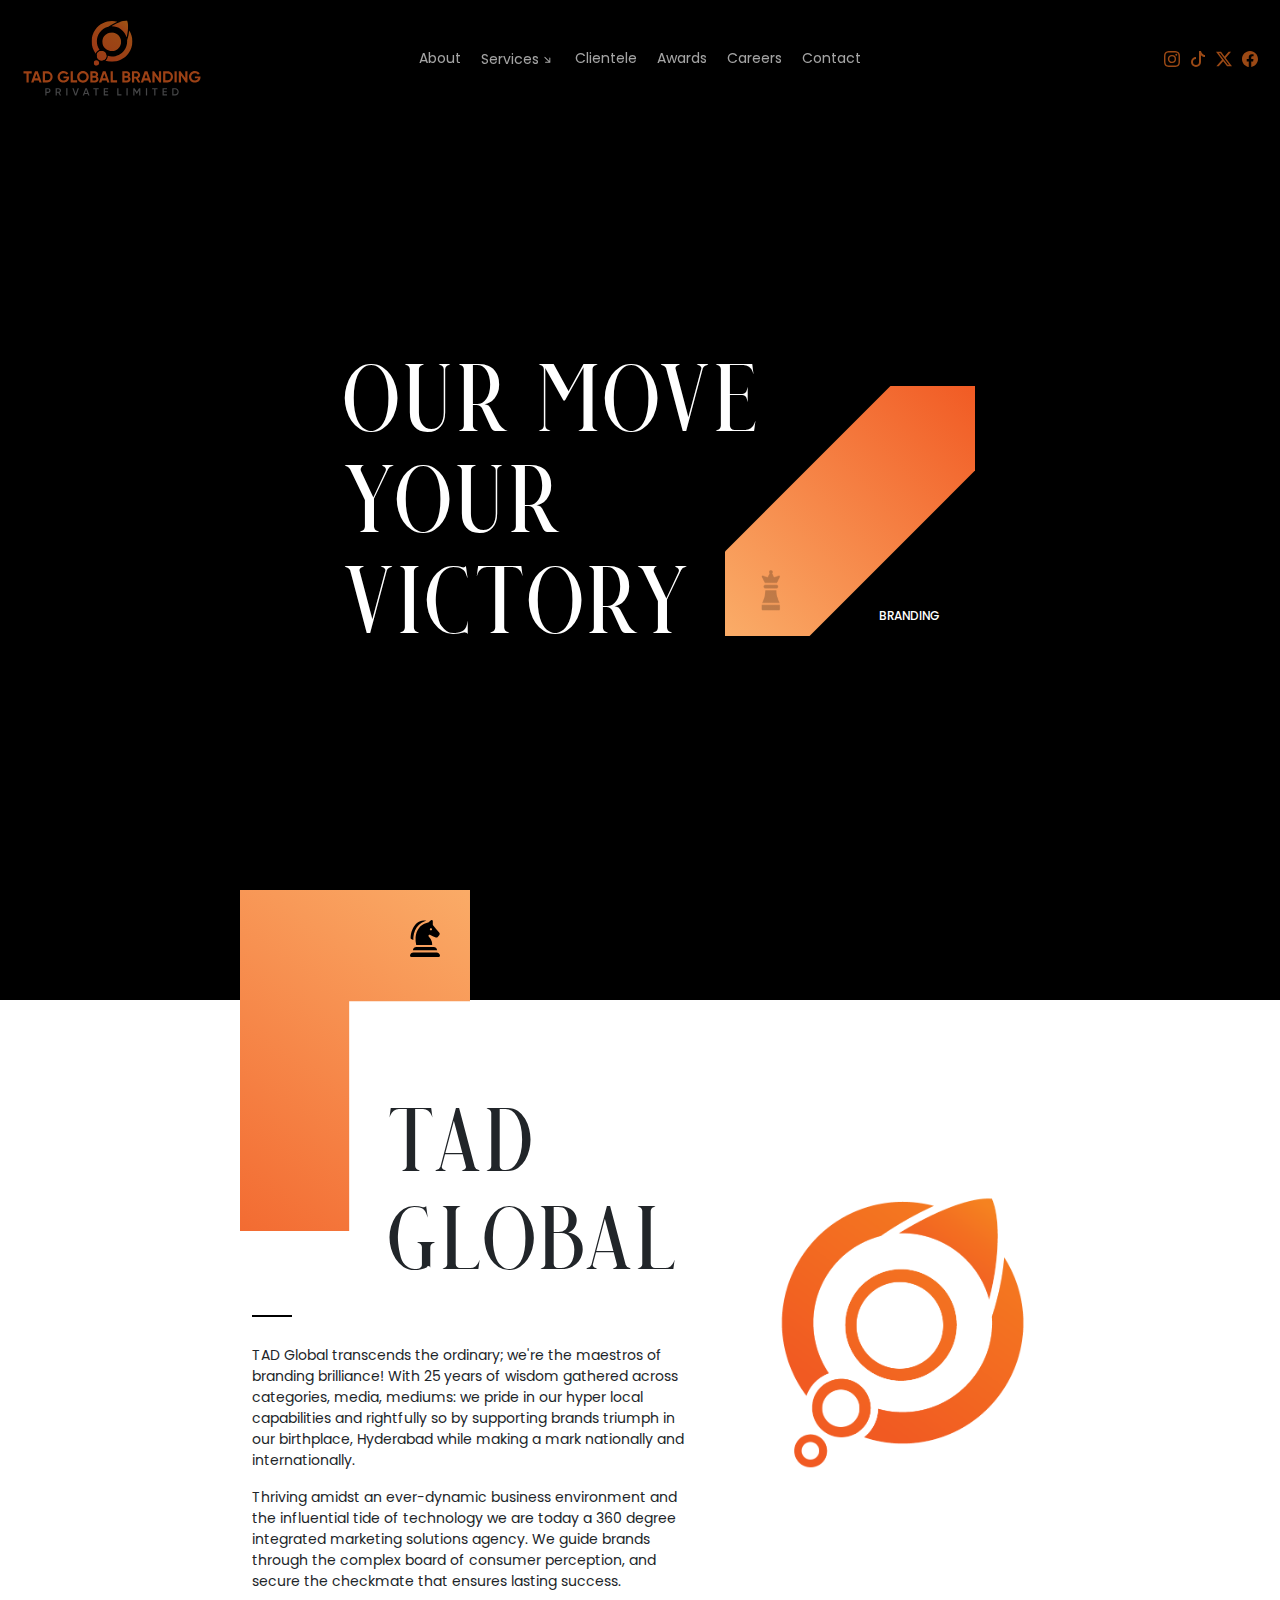
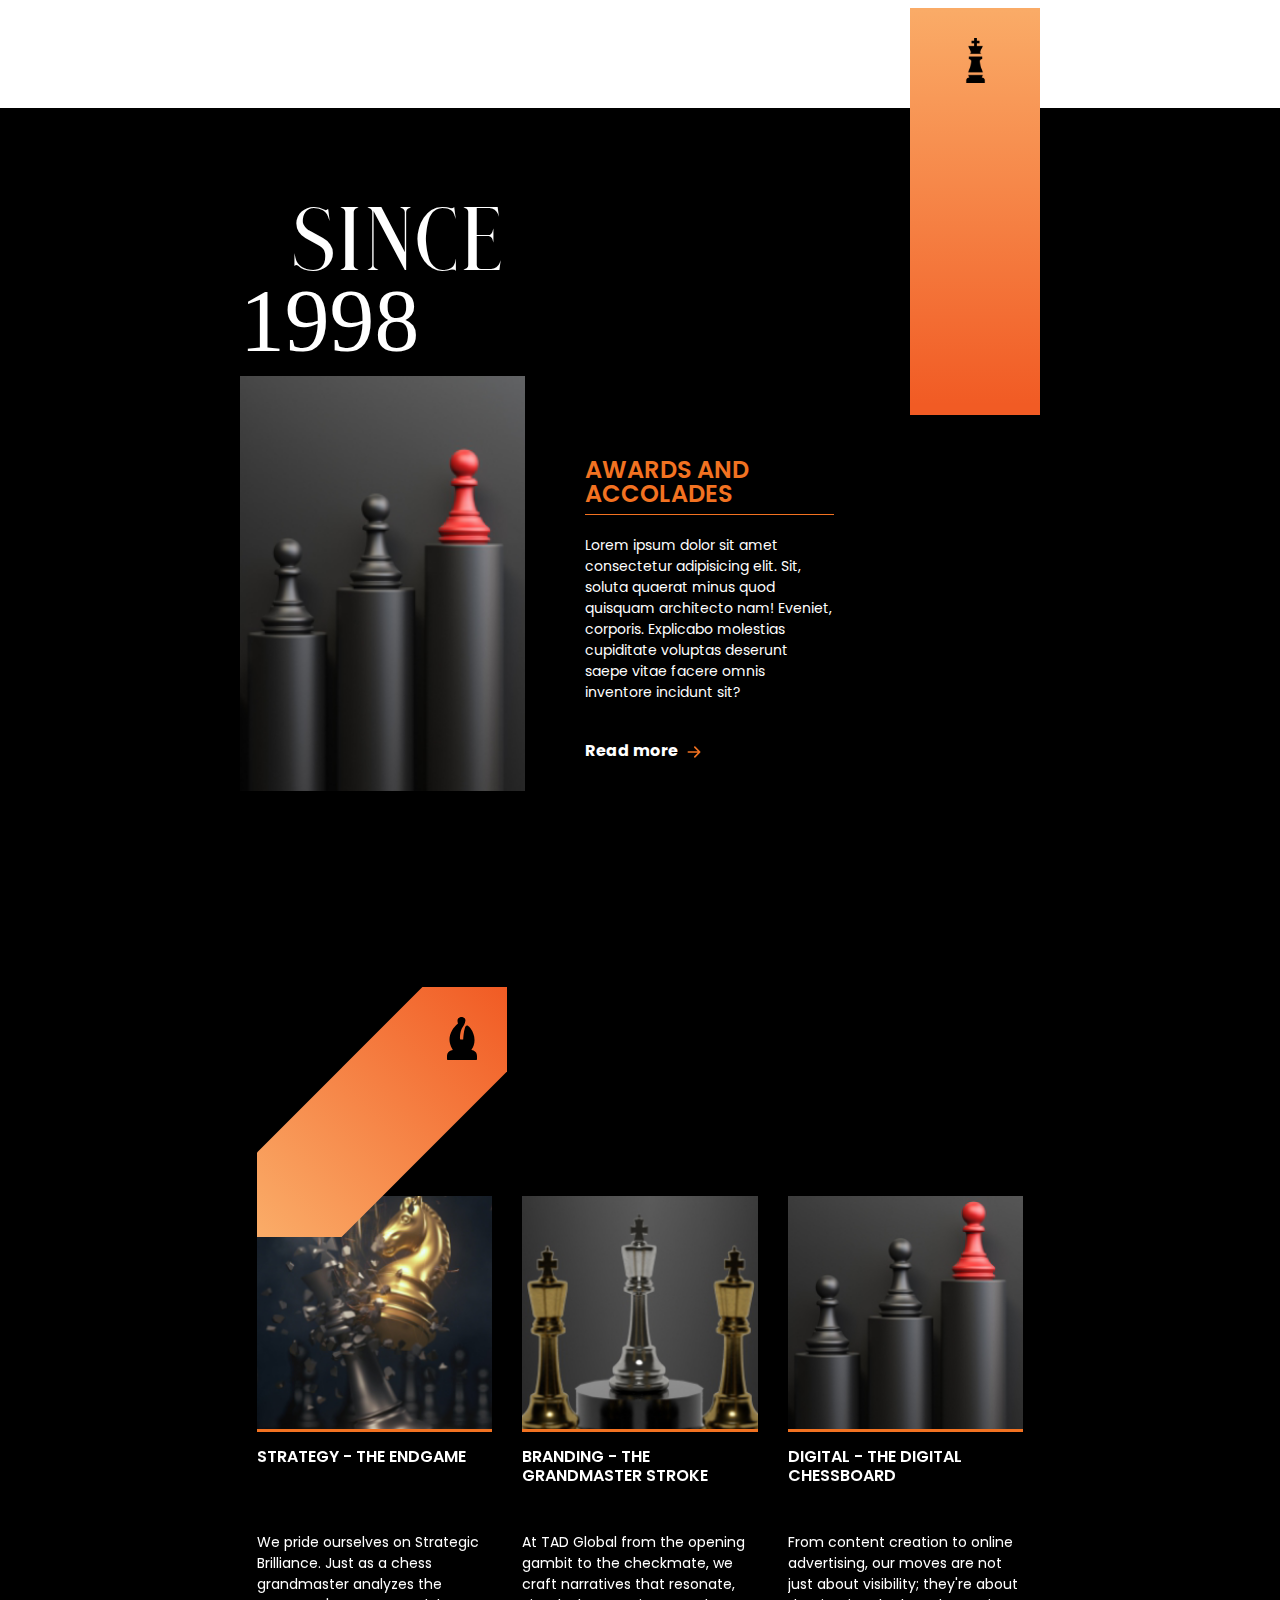
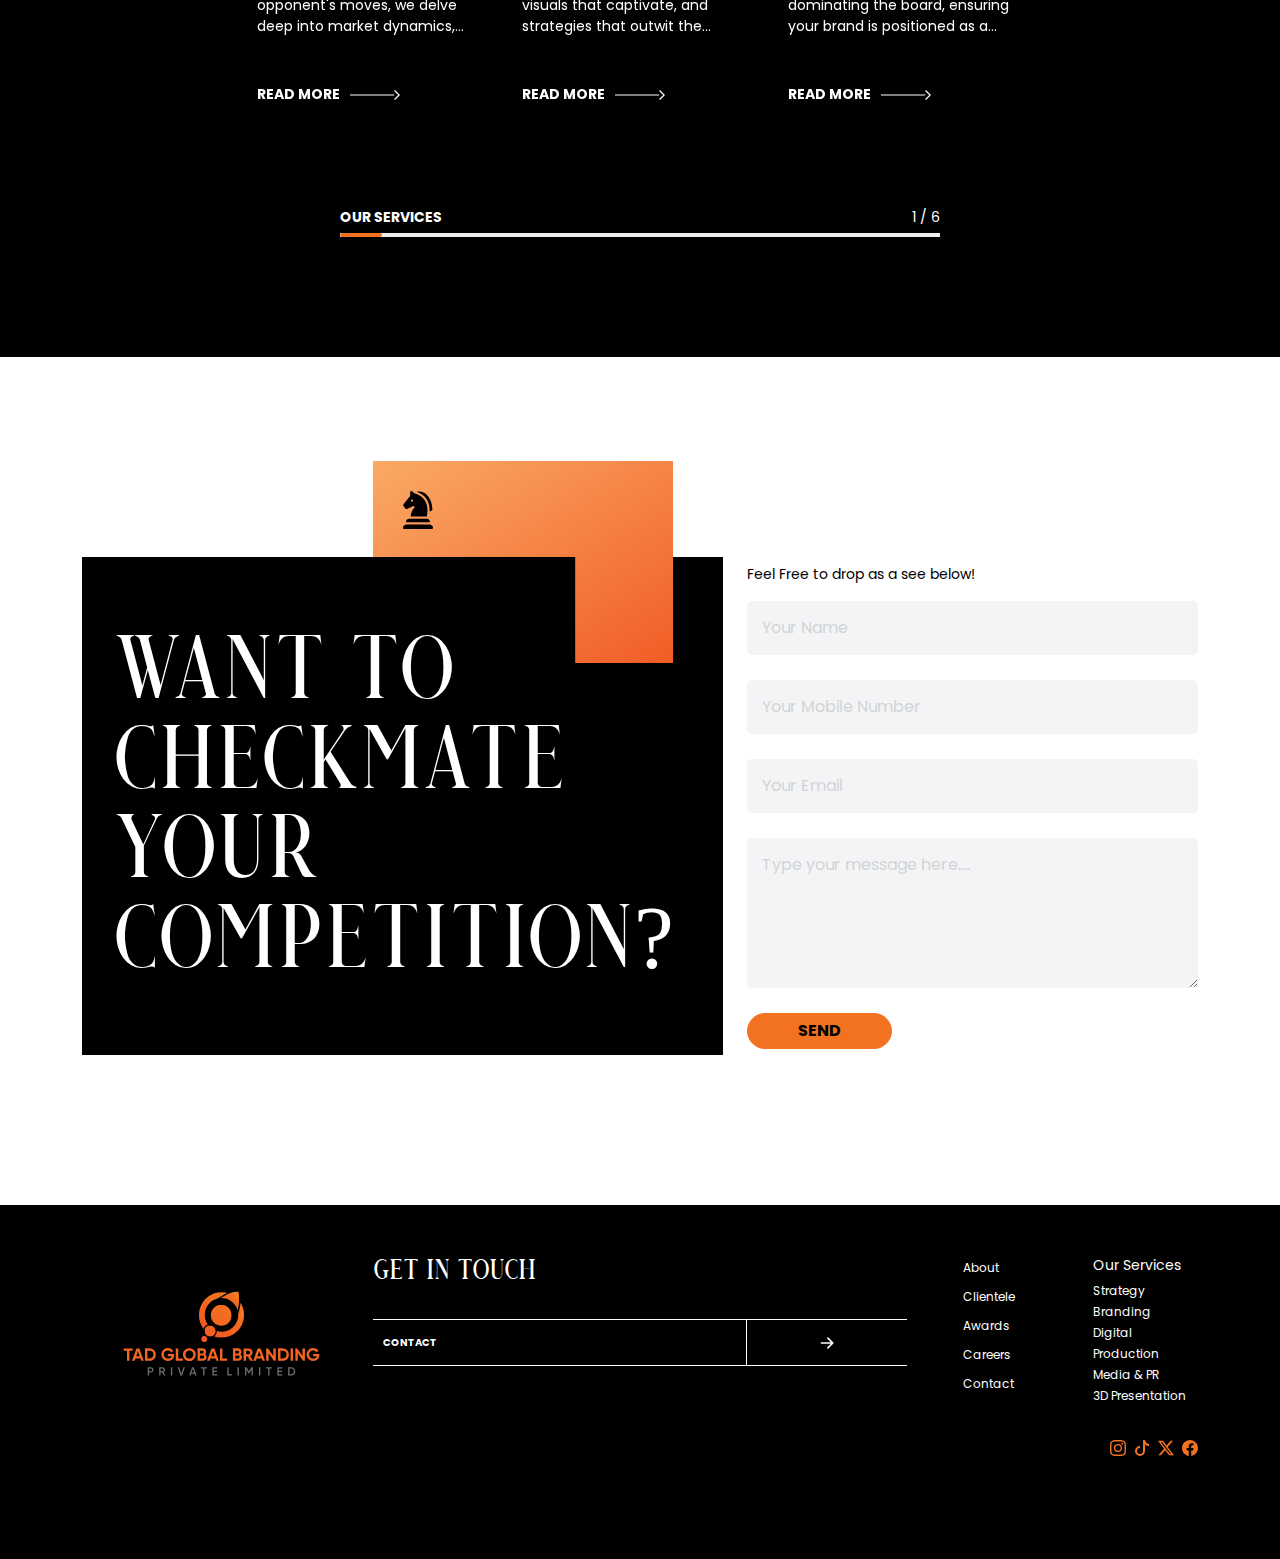
<file: about-us.html>
<!DOCTYPE html>
<html lang="en">
<head>
    <meta charset="UTF-8">
    <meta name="viewport" content="width=device-width, initial-scale=1.0">
    <title>About Us</title>
    <link rel="apple-touch-icon" sizes="180x180" href="assets/images/favicon/apple-touch-icon.png">
    <link rel="icon" type="image/png" sizes="32x32" href="assets/images/favicon/favicon-32x32.png">
    <link rel="icon" type="image/png" sizes="16x16" href="assets/images/favicon/favicon-16x16.png">
    <link rel="manifest" href="assets/images/favicon/site.webmanifest">
    <link rel="stylesheet" href="assets/css/bootstrap-css/bootstrap.min.css">
    <link rel="stylesheet" href="assets/css/fancybox/fancybox.min.css">
    <link rel="stylesheet" href="assets/css/swiper/swiper-bundle.min.css">
    <link rel="stylesheet" href="assets/css/responsive.css">
</head>
<body>
  <div class="site_wrap">
    <header>
      <div class="container-fluid">
        <div class="row navbardisap">
          <div class="col-lg-3">
            <div class="left">
              <a href="index.html">
                <div class="logo_wrapper">
                  <img src="assets/images/tad-logo.svg" alt="" srcset="">
                </div>
              </a>
            </div>
          </div>
          <div class="col-lg-6 d-flex align-items-center justify-content-center">
            <div class="middle">
              <ul>
                <!-- <li><a href="index.html" class="active">Home</a></li> -->
                <li><a href="about-us.html">About</a></li>
                <li>
                  <div class="a">
                    Services
                    <div class="icon_wrapper">
                      <svg xmlns="http://www.w3.org/2000/svg" width="16" height="16" fill="currentColor" class="bi bi-arrow-down-short" viewBox="0 0 16 16">
                        <path fill-rule="evenodd" d="M8 4a.5.5 0 0 1 .5.5v5.793l2.146-2.147a.5.5 0 0 1 .708.708l-3 3a.5.5 0 0 1-.708 0l-3-3a.5.5 0 1 1 .708-.708L7.5 10.293V4.5A.5.5 0 0 1 8 4"/>
                      </svg>
                    </div>
                    <div class="absoulte_block">
                        <p class="m-0"><a href="the-endgame.html">Strategy</a></p>
                        <p class="m-0"><a href="the-grand-master-stroke.html">Branding</a></p>
                        <p class="m-0"><a href="the-chess-board.html">Digital</a></p>
                        <p class="m-0"><a href="the-moodboard-slay.html">Production</a></p>
                        <p class="m-0"><a href="the-paparazzi-noise.html">Media & PR</a></p>
                        <p class="m-0"><a href="3d-presentation.html">3D Presentation</a></p>
                    </div>
                  </div>
                </li>
                <li><a href="clientele.html">Clientele</a></li>
                <!-- <li><a href="#">Case Studies</a></li> -->
                <li><a href="awards.html">Awards</a></li>                
                <li><a href="careers.html">Careers</a></li>
                <li><a href="contact.html">Contact</a></li>                
              </ul>
            </div>
          </div>
          <div class="col-lg-3 d-flex align-items-center justify-content-end">
            <div class="right">
              <div class="social-icons">
                <ul>
                  <li>
                    <a href="">
                      <svg xmlns="http://www.w3.org/2000/svg" width="16" height="16" fill="#f27221" class="bi bi-instagram" viewBox="0 0 16 16">
                        <path d="M8 0C5.829 0 5.556.01 4.703.048 3.85.088 3.269.222 2.76.42a3.917 3.917 0 0 0-1.417.923A3.927 3.927 0 0 0 .42 2.76C.222 3.268.087 3.85.048 4.7.01 5.555 0 5.827 0 8.001c0 2.172.01 2.444.048 3.297.04.852.174 1.433.372 1.942.205.526.478.972.923 1.417.444.445.89.719 1.416.923.51.198 1.09.333 1.942.372C5.555 15.99 5.827 16 8 16s2.444-.01 3.298-.048c.851-.04 1.434-.174 1.943-.372a3.916 3.916 0 0 0 1.416-.923c.445-.445.718-.891.923-1.417.197-.509.332-1.09.372-1.942C15.99 10.445 16 10.173 16 8s-.01-2.445-.048-3.299c-.04-.851-.175-1.433-.372-1.941a3.926 3.926 0 0 0-.923-1.417A3.911 3.911 0 0 0 13.24.42c-.51-.198-1.092-.333-1.943-.372C10.443.01 10.172 0 7.998 0h.003zm-.717 1.442h.718c2.136 0 2.389.007 3.232.046.78.035 1.204.166 1.486.275.373.145.64.319.92.599.28.28.453.546.598.92.11.281.24.705.275 1.485.039.843.047 1.096.047 3.231s-.008 2.389-.047 3.232c-.035.78-.166 1.203-.275 1.485a2.47 2.47 0 0 1-.599.919c-.28.28-.546.453-.92.598-.28.11-.704.24-1.485.276-.843.038-1.096.047-3.232.047s-2.39-.009-3.233-.047c-.78-.036-1.203-.166-1.485-.276a2.478 2.478 0 0 1-.92-.598 2.48 2.48 0 0 1-.6-.92c-.109-.281-.24-.705-.275-1.485-.038-.843-.046-1.096-.046-3.233 0-2.136.008-2.388.046-3.231.036-.78.166-1.204.276-1.486.145-.373.319-.64.599-.92.28-.28.546-.453.92-.598.282-.11.705-.24 1.485-.276.738-.034 1.024-.044 2.515-.045v.002zm4.988 1.328a.96.96 0 1 0 0 1.92.96.96 0 0 0 0-1.92zm-4.27 1.122a4.109 4.109 0 1 0 0 8.217 4.109 4.109 0 0 0 0-8.217zm0 1.441a2.667 2.667 0 1 1 0 5.334 2.667 2.667 0 0 1 0-5.334z"/>
                      </svg>
                    </a>
                  </li>
                  <li>
                    <a href="">
                      <svg xmlns="http://www.w3.org/2000/svg" width="16" height="16" fill="#f27221" class="bi bi-tiktok" viewBox="0 0 16 16">
                        <path d="M9 0h1.98c.144.715.54 1.617 1.235 2.512C12.895 3.389 13.797 4 15 4v2c-1.753 0-3.07-.814-4-1.829V11a5 5 0 1 1-5-5v2a3 3 0 1 0 3 3V0Z"/>
                      </svg>
                    </a>
                  </li>
                  <li>
                    <a href="">
                      <svg xmlns="http://www.w3.org/2000/svg" width="16" height="16" fill="#f27221" class="bi bi-twitter-x" viewBox="0 0 16 16">
                        <path d="M12.6.75h2.454l-5.36 6.142L16 15.25h-4.937l-3.867-5.07-4.425 5.07H.316l5.733-6.57L0 .75h5.063l3.495 4.633L12.601.75Zm-.86 13.028h1.36L4.323 2.145H2.865l8.875 11.633Z"/>
                      </svg>
                    </a>
                  </li>
                  <li>
                    <a href="">
                      <svg xmlns="http://www.w3.org/2000/svg" width="16" height="16" fill="#f27221" class="bi bi-facebook" viewBox="0 0 16 16">
                        <path d="M16 8.049c0-4.446-3.582-8.05-8-8.05C3.58 0-.002 3.603-.002 8.05c0 4.017 2.926 7.347 6.75 7.951v-5.625h-2.03V8.05H6.75V6.275c0-2.017 1.195-3.131 3.022-3.131.876 0 1.791.157 1.791.157v1.98h-1.009c-.993 0-1.303.621-1.303 1.258v1.51h2.218l-.354 2.326H9.25V16c3.824-.604 6.75-3.934 6.75-7.951z"/>
                      </svg>
                    </a>
                  </li>
                </ul>
              </div>
            </div>
          </div>
        </div>
        <div class="mobile_nav">
          <div class="left">
            <a href="index.html">
              <div class="logo_wrapper">
                <img src="assets/images/tad-logo.svg" alt="" srcset="">
              </div>
            </a>
          </div>
          <div class="right">
            <div class="ham_wrapper home_2">
              <div class="lines_wrapper">
                  <div class="line"></div>
              </div>
              <div class="mb_opptions_wrapper">
            
                  <ul class="mobile">
                      <div class="close">
                          <svg xmlns="http://www.w3.org/2000/svg" width="36" height="36" fill="#ffffff" class="bi bi-x-circle" viewBox="0 0 16 16">
                              <path d="M8 15A7 7 0 1 1 8 1a7 7 0 0 1 0 14zm0 1A8 8 0 1 0 8 0a8 8 0 0 0 0 16z"></path>
                              <path d="M4.646 4.646a.5.5 0 0 1 .708 0L8 7.293l2.646-2.647a.5.5 0 0 1 .708.708L8.707 8l2.647 2.646a.5.5 0 0 1-.708.708L8 8.707l-2.646 2.647a.5.5 0 0 1-.708-.708L7.293 8 4.646 5.354a.5.5 0 0 1 0-.708z"></path>
                          </svg>
                      </div>
                      <li><a href="about-us.html">About</a></li>
                      <li>
                        <div class="a">
                          Services
                          <div class="icon_wrapper">
                            <svg xmlns="http://www.w3.org/2000/svg" width="16" height="16" fill="currentColor" class="bi bi-arrow-down-short" viewBox="0 0 16 16">
                              <path fill-rule="evenodd" d="M8 4a.5.5 0 0 1 .5.5v5.793l2.146-2.147a.5.5 0 0 1 .708.708l-3 3a.5.5 0 0 1-.708 0l-3-3a.5.5 0 1 1 .708-.708L7.5 10.293V4.5A.5.5 0 0 1 8 4"/>
                            </svg>
                          </div>
                          <div class="absoulte_block">
                              <p class="m-0"><a href="the-endgame.html">Strategy</a></p>
                              <p class="m-0"><a href="the-grand-master-stroke.html">Branding</a></p>
                              <p class="m-0"><a href="the-chess-board.html">Digital</a></p>
                              <p class="m-0"><a href="the-moodboard-slay.html">Production</a></p>
                              <p class="m-0"><a href="the-paparazzi-noise.html">Media & PR</a></p>
                              <p class="m-0"><a href="3d-presentation.html">3D Presentation</a></p>
                          </div>
                        </div>
                      </li>
                      <li><a href="clientele.html">Clientele</a></li>
                      <!-- <li><a href="#">Case Studies</a></li> -->
                      <li><a href="awards.html">Awards</a></li> 
                      <li><a href="careers.html">Careers</a></li>
                      <li><a href="contact.html">Contact</a></li> 
                      <div class="right">
                        <div class="social-icons">
                          <ul>
                            <li>
                              <a href="">
                                <svg xmlns="http://www.w3.org/2000/svg" width="16" height="16" fill="#f27221" class="bi bi-instagram" viewBox="0 0 16 16">
                                  <path d="M8 0C5.829 0 5.556.01 4.703.048 3.85.088 3.269.222 2.76.42a3.917 3.917 0 0 0-1.417.923A3.927 3.927 0 0 0 .42 2.76C.222 3.268.087 3.85.048 4.7.01 5.555 0 5.827 0 8.001c0 2.172.01 2.444.048 3.297.04.852.174 1.433.372 1.942.205.526.478.972.923 1.417.444.445.89.719 1.416.923.51.198 1.09.333 1.942.372C5.555 15.99 5.827 16 8 16s2.444-.01 3.298-.048c.851-.04 1.434-.174 1.943-.372a3.916 3.916 0 0 0 1.416-.923c.445-.445.718-.891.923-1.417.197-.509.332-1.09.372-1.942C15.99 10.445 16 10.173 16 8s-.01-2.445-.048-3.299c-.04-.851-.175-1.433-.372-1.941a3.926 3.926 0 0 0-.923-1.417A3.911 3.911 0 0 0 13.24.42c-.51-.198-1.092-.333-1.943-.372C10.443.01 10.172 0 7.998 0h.003zm-.717 1.442h.718c2.136 0 2.389.007 3.232.046.78.035 1.204.166 1.486.275.373.145.64.319.92.599.28.28.453.546.598.92.11.281.24.705.275 1.485.039.843.047 1.096.047 3.231s-.008 2.389-.047 3.232c-.035.78-.166 1.203-.275 1.485a2.47 2.47 0 0 1-.599.919c-.28.28-.546.453-.92.598-.28.11-.704.24-1.485.276-.843.038-1.096.047-3.232.047s-2.39-.009-3.233-.047c-.78-.036-1.203-.166-1.485-.276a2.478 2.478 0 0 1-.92-.598 2.48 2.48 0 0 1-.6-.92c-.109-.281-.24-.705-.275-1.485-.038-.843-.046-1.096-.046-3.233 0-2.136.008-2.388.046-3.231.036-.78.166-1.204.276-1.486.145-.373.319-.64.599-.92.28-.28.546-.453.92-.598.282-.11.705-.24 1.485-.276.738-.034 1.024-.044 2.515-.045v.002zm4.988 1.328a.96.96 0 1 0 0 1.92.96.96 0 0 0 0-1.92zm-4.27 1.122a4.109 4.109 0 1 0 0 8.217 4.109 4.109 0 0 0 0-8.217zm0 1.441a2.667 2.667 0 1 1 0 5.334 2.667 2.667 0 0 1 0-5.334z"/>
                                </svg>
                              </a>
                            </li>
                            <li>
                              <a href="">
                                <svg xmlns="http://www.w3.org/2000/svg" width="16" height="16" fill="#f27221" class="bi bi-tiktok" viewBox="0 0 16 16">
                                  <path d="M9 0h1.98c.144.715.54 1.617 1.235 2.512C12.895 3.389 13.797 4 15 4v2c-1.753 0-3.07-.814-4-1.829V11a5 5 0 1 1-5-5v2a3 3 0 1 0 3 3V0Z"/>
                                </svg>
                              </a>
                            </li>
                            <li>
                              <a href="">
                                <svg xmlns="http://www.w3.org/2000/svg" width="16" height="16" fill="#f27221" class="bi bi-twitter-x" viewBox="0 0 16 16">
                                  <path d="M12.6.75h2.454l-5.36 6.142L16 15.25h-4.937l-3.867-5.07-4.425 5.07H.316l5.733-6.57L0 .75h5.063l3.495 4.633L12.601.75Zm-.86 13.028h1.36L4.323 2.145H2.865l8.875 11.633Z"/>
                                </svg>
                              </a>
                            </li>
                            <li>
                              <a href="">
                                <svg xmlns="http://www.w3.org/2000/svg" width="16" height="16" fill="#f27221" class="bi bi-facebook" viewBox="0 0 16 16">
                                  <path d="M16 8.049c0-4.446-3.582-8.05-8-8.05C3.58 0-.002 3.603-.002 8.05c0 4.017 2.926 7.347 6.75 7.951v-5.625h-2.03V8.05H6.75V6.275c0-2.017 1.195-3.131 3.022-3.131.876 0 1.791.157 1.791.157v1.98h-1.009c-.993 0-1.303.621-1.303 1.258v1.51h2.218l-.354 2.326H9.25V16c3.824-.604 6.75-3.934 6.75-7.951z"/>
                                </svg>
                              </a>
                            </li>
                          </ul>
                        </div>
                      </div>
                  </ul>
              </div>
            </div>
          </div>
        </div>
      </div>
    </header>

    <main>
      <section class="sec_1 about_us">
        <div class="section_wrapper">
          <div class="container">
            <div class="content_wrapper">
              <h2 class="one">OUR MOVE</h2>
              <h2 class="two">YOUR</h2>
              <h2 class="three">VICTORY<span class="text-uppercase">Branding</span></h2>
              <div class="diagonal_strip about_page">
                <img src="assets/images/strip_1.svg" alt="" srcset="">
                <div class="strip_content">
                  <div class="content_itself">
                    <div class="text">
                      <p class="hero_text">100+<br>CLIENTS</p>
                    </div>
                    <img src="assets/images/queen.png" class="solider1" alt="" srcset="">
                  </div>
                </div>
              </div>
            </div>
          </div>
        </div>
      </section>
      
      <div class="for_strip"></div>

      <section class="about_us_sec2">
        <div class="section_wrapper">
            <div class="container">
              <div class="content_wrapper">
                <div class="floating_strip">
                  <img src="assets/images/strip_2.svg" alt="" srcset="">
                  <div class="strip_content sec2_horse">
                    <div class="content_itself">
                      <p class="newText25 fw-bold m-0 lh-1 fs-6 align-self-center position-absolute">25+ YEARS</p>
                      <img src="assets/images/horse.svg" alt="" srcset="" class="horse1">
                    </div>
                  </div>
                </div>
                <div class="container">
                    <div class="row justify-content-end">
                        <div class="col-lg-10">
                        <div class="right">
                            <h2 class="sec2_ani1">TAD</h2>
                            <h2 class="sec2_ani1">GLOBAL</h2>
                        </div>
                        </div>
                    </div>
                    <div class="lower_strip">
                        <div class="row justify-content-center">
                            <div class="col-lg-7">
                                <div class="para_wrapper">
                                    <p>TAD Global transcends the ordinary; we're the maestros of branding brilliance! With 25 years of wisdom gathered across categories, media, mediums: we pride in our hyper local capabilities and rightfully so by supporting brands triumph in our birthplace, Hyderabad while making a mark nationally and internationally.</p>
                                    <p>Thriving amidst an ever-dynamic business environment and the influential tide of technology we are today a 360 degree integrated marketing solutions agency. We guide brands through the complex board of consumer perception, and secure the checkmate that ensures lasting success.</p>
                                </div>
                            </div>
                            <div class="col-lg-5">
                                <div class="image_wrapper">
                                    <img src="assets/images/tad-logo-large.png" alt="" srcset="">
                                </div>
                            </div>
                        </div>
                    </div>
                </div>
              </div>
            </div>
        </div>
      </section>

      <section class="about_us_sec3">
        <div class="section_wrapper">
            <div class="container">
                <div class="content_wrapper">
                    <div class="floating_block">
                        <div class="left2">
                        <img src="assets/images/strip_4.svg" alt="">
                        <div class="strip_content">
                            <div class="content_itself">
                            <img src="assets/images/king.png" alt="" srcset="" class="elephant1 img" >
                            </div>
                        </div>
                        </div>
                    </div>
                    <div class="row">
                      <div class="col-lg-9">
                        <div class="row">
                          <div class="col-lg-6">
                            <div class="left">
                                <h2>SINCE</h2>
                                <h2>1998</h2>
                            </div>
                            <div class="img_wrapper mt-3">
                              <img src="assets/images/digital.png" alt="">
                            </div>
                          </div>
                          <div class="col-lg-6 ps-lg-5">
                            <div class="right">
                                <h2>Awards and accolades</h2>
                                <div class="line"></div>
                                <p>Lorem ipsum dolor sit amet consectetur adipisicing elit. Sit, soluta quaerat minus quod quisquam architecto nam! Eveniet, corporis. Explicabo molestias cupiditate voluptas deserunt saepe vitae facere omnis inventore incidunt sit?</p>
                                <a href="#" class="cta">Read more <span><svg xmlns="http://www.w3.org/2000/svg" width="26" height="26" fill="#f27221" class="bi bi-arrow-right-short" viewBox="0 0 16 16">
                                    <path fill-rule="evenodd" d="M4 8a.5.5 0 0 1 .5-.5h5.793L8.146 5.354a.5.5 0 1 1 .708-.708l3 3a.5.5 0 0 1 0 .708l-3 3a.5.5 0 0 1-.708-.708L10.293 8.5H4.5A.5.5 0 0 1 4 8z"></path>
                                  </svg></span></a>
                            </div>
                          </div>
                        </div>
                      </div>
                        
                    </div>
                </div>
            </div>
        </div>
      </section>

      <section class="sec_8 about" >
        <div class="section_wrapper">
          <div class="container">
            <div class="content_wrapper">
              <div class="row justify-content-center">
                <div class="col-lg-9">
                  <div class="heading_wrapper">
                    <h2 class="sec8_heading1">OUR</h2>
                    <h2 class="sec8_heading2">SERVICES</h2>
                    <div class="diagonal_strip">
                      <img src="assets/images/strip_1.svg" alt="" srcset="">
                      <div class="strip_content">
                        <div class="content_itself">
                          <img src="assets/images/solider.svg" alt="" srcset="" class="solider3">
                        </div>
                      </div>
                    </div>
                  </div>
                  <div class="columns_wrapper">
                    <div class="swiper our-services">
                      <div class="swiper-wrapper">
                        <div class="swiper-slide">
                          <div class="card_wrapper">
                            <img src="assets/images/strategy.png" class="hero" alt="">
                            <h3 class="heading">Strategy - The Endgame</h3>
                            <p class="max-lines">We pride ourselves on Strategic Brilliance. Just as a chess grandmaster analyzes the opponent's moves, we delve deep into market dynamics, understanding your competitors and foreseeing trends.</p>
                            <p class="date">SEPTEMBER 28, 2023</p>
                            <a href="the-endgame.html" class="cta">READ MORE<span><img src="assets/images/arrow-white.svg" alt="" srcset=""></span></a>
                          </div>
                        </div>
                        <div class="swiper-slide">
                          <div class="card_wrapper">
                            <img src="assets/images/branding.png" class="hero" alt="">
                            <h3 class="heading">Branding - The Grandmaster Stroke</h3>
                            <p class="max-lines">At TAD Global from the opening gambit to the checkmate, we craft narratives that resonate, visuals that captivate, and strategies that outwit the competition.</p>
                            <p class="date">SEPTEMBER 28, 2023</p>
                            <a href="the-grand-master-stroke.html" class="cta">READ MORE<span><img src="assets/images/arrow-white.svg" alt=""
                                  srcset=""></span></a>
                          </div>
                        </div>
                        <div class="swiper-slide">
                          <div class="card_wrapper">
                            <img src="assets/images/digital.png" class="hero" alt="">
                            <h3 class="heading">Digital - The Digital Chessboard</h3>
                            <p class="max-lines">From content creation to online advertising, our moves are not just about visibility; they're about dominating the board, ensuring your brand is positioned as a leader in the digital realm.</p>
                            <p class="date">SEPTEMBER 28, 2023</p>
                            <a href="the-chess-board.html" class="cta">READ MORE<span><img src="assets/images/arrow-white.svg" alt=""
                                  srcset=""></span></a>
                          </div>
                        </div>
                        <div class="swiper-slide">
                          <div class="card_wrapper">
                            <img src="assets/images/production.png" class="hero" alt="">
                            <h3 class="heading">Production - TAD Flix - The Mood Board, Slay The Play</h3>
                            <p class="max-lines">Production is a meticulously orchestrated game. It isn't just about creating content; it's about executing a masterful strategy, much like a carefully orchestrated chess game. our studio as a chessboard, where creativity takes center stage.</p>
                            <p class="date">SEPTEMBER 28, 2023</p>
                            <a href="the-moodboard-slay.html" class="cta">READ MORE<span><img src="assets/images/arrow-white.svg" alt=""
                                  srcset=""></span></a>
                          </div>
                        </div>
                        <div class="swiper-slide">
                          <div class="card_wrapper">
                            <img src="assets/images/media.png" class="hero" alt="">
                            <h3 class="heading">Media and PR - TAD Crow - The Paparazzi Noise</h3>
                            <p class="max-lines">With the shift in consumption habits and dynamics of media and mediums one of the key challenges is how to reach the right TG and not just make noise.</p>
                            <p class="date">SEPTEMBER 28, 2023</p>
                            <a href="the-paparazzi-noise.html" class="cta">READ MORE<span><img src="assets/images/arrow-white.svg" alt=""
                                  srcset=""></span></a>
                          </div>
                        </div>  
                        <div class="swiper-slide">
                          <div class="card_wrapper">
                            <img src="assets/images/presentation.png" class="hero grayImg" alt="">
                            <h3 class="heading">3D Presentation</h3>
                            <p class="max-lines">Enter the realm of strategic vision with TAD GLOBAL BRANDING, where our 3D design is  a calculated move that brings unseen dimensions to life. Our 3D design services are orchestrated by a team of experts fluent in the software languages of 3D, Maya, Textures, and Motion Builder. We strategize to breathe life and vision into architectural marvels, home interiors, retail products and medical devices, creating a visual narrative that transcends the ordinary.</p>
                            <p class="date">JANUARY 2, 2024</p>
                            <a href="3d-presentation.html" class="cta">READ MORE<span><img src="assets/images/arrow-white.svg" alt=""
                                  srcset=""></span></a>
                          </div>
                        </div>                        
                      </div>
                      <div class="progress_bar_wrapper">
                        <div class="swiper-counter"><p class="heading">OUR SERVICES</p><div class="right"><span class="current">1</span> / <span class="total">0</span></div></div>
                        <div class="swiper-progress-bar">
                          <div class="progress"></div>
                          <div class="progress-sections"></div>
                        </div>
                        
                        <div class="console"></div>
                      </div>
                    </div>
                  </div>
                </div>
              </div>
          </div>
        </div>
      </section>

      <section class="contact">
        <div class="section_wrapper">
            <div class="container">
                <div class="content_wrapper">
                    <div class="row">
                        <div class="col-lg-7">
                            <div class="left">
                              <div class="image_wrapper">
                                <img src="assets/images/strip_3.svg" alt="" srcset="">
                                <div class="strip_content">
                                  <div class="content_itself">
                                    <img src="assets/images/horse.svg" alt="" srcset="" class="horse2" >
                                  </div>
                                </div>
                              </div>
                                <div class="heading_wrapper">
                                    <h2>WANT TO CHECKMATE YOUR COMPETITION?</h2>
                                </div>
                            </div>
                        </div>
                        <div class="col-lg-5">
                            <div class="right">
                                <p>Feel Free to drop as a see below!</p>
                                <div class="form_wrapper">
                                    <form action="" method="post">
                                        <input type="text" placeholder="Your Name" name="" id="">
                                        <input type="number" placeholder="Your Mobile Number" name="" id="">
                                        <input type="email" placeholder="Your Email" name="" id="">
                                        <textarea name="" placeholder="Type your message here...." id="" cols="30" rows="5"></textarea>
                                        <button type="submit" value="submit">SEND</button>
                                    </form>
                                </div>
                            </div>
                        </div>
                    </div>
                </div>
            </div>
        </div>
      </section>
      

      <footer>
        <div class="container">
          <div class="row mx-0">
            <div class="col-lg-3 d-flex align-items-center justify-content-center">
              <a href="index.html">
                <div class="left">
                  <img src="assets/images/tad-logo.svg" alt="" srcset="">
                </div>
              </a>
            </div>
            <div class="col-lg-6">
              <div class="middle">
                <h3>GET IN TOUCH</h3>
                <div class="contact_us_wrapper">
                  <div class="contact"><p>CONTACT </p></div>
                  <div class="cta">
                    <a href="about-us.html">
                      <svg xmlns="http://www.w3.org/2000/svg" width="26" height="26" fill="#ffffff" class="bi bi-arrow-right-short" viewBox="0 0 16 16">
                        <path fill-rule="evenodd" d="M4 8a.5.5 0 0 1 .5-.5h5.793L8.146 5.354a.5.5 0 1 1 .708-.708l3 3a.5.5 0 0 1 0 .708l-3 3a.5.5 0 0 1-.708-.708L10.293 8.5H4.5A.5.5 0 0 1 4 8"/>
                      </svg>
                    </a>
                  </div>
                </div>
              </div>
            </div>
            <div class="col-lg-3 end">
              <div class="d-flex gap-3 justify-content-between">
                <div class="">
                  <ul>                    
                    <li><a href="about-us.html">About</a></li>
                    <li><a href="clientele.html">Clientele</a></li>
                    <!-- <li><a href="#">Case Studies</a></li> -->
                    <li><a href="awards.html">Awards</a></li>
                    <li><a href="careers.html">Careers</a></li>
                    <li><a href="contact.html">Contact</a></li>
                  </ul>
                </div>
                <div class="">
                  <p class="mb-1">Our Services</p>
                  <p class="m-0"><a href="the-endgame.html">Strategy</a></p>
                  <p class="m-0"><a href="the-grand-master-stroke.html">Branding</a></p>
                  <p class="m-0"><a href="the-chess-board.html">Digital</a></p>
                  <p class="m-0"><a href="the-moodboard-slay.html">Production</a></p>
                  <p class="m-0"><a href="the-paparazzi-noise.html">Media & PR</a></p>
                  <p class="m-0"><a href="3d-presentation.html">3D Presentation</a></p>
                </div>
              </div>
            </div>
          </div>
          <div class="row">
            <div class="ms-auto mt-lg-4 mt-3">
                <div class="d-flex gap-2 align-items-center justify-content-end">
                  <a href="">
                    <svg xmlns="http://www.w3.org/2000/svg" width="16" height="16" fill="#f27221" class="bi bi-instagram" viewBox="0 0 16 16">
                      <path d="M8 0C5.829 0 5.556.01 4.703.048 3.85.088 3.269.222 2.76.42a3.917 3.917 0 0 0-1.417.923A3.927 3.927 0 0 0 .42 2.76C.222 3.268.087 3.85.048 4.7.01 5.555 0 5.827 0 8.001c0 2.172.01 2.444.048 3.297.04.852.174 1.433.372 1.942.205.526.478.972.923 1.417.444.445.89.719 1.416.923.51.198 1.09.333 1.942.372C5.555 15.99 5.827 16 8 16s2.444-.01 3.298-.048c.851-.04 1.434-.174 1.943-.372a3.916 3.916 0 0 0 1.416-.923c.445-.445.718-.891.923-1.417.197-.509.332-1.09.372-1.942C15.99 10.445 16 10.173 16 8s-.01-2.445-.048-3.299c-.04-.851-.175-1.433-.372-1.941a3.926 3.926 0 0 0-.923-1.417A3.911 3.911 0 0 0 13.24.42c-.51-.198-1.092-.333-1.943-.372C10.443.01 10.172 0 7.998 0h.003zm-.717 1.442h.718c2.136 0 2.389.007 3.232.046.78.035 1.204.166 1.486.275.373.145.64.319.92.599.28.28.453.546.598.92.11.281.24.705.275 1.485.039.843.047 1.096.047 3.231s-.008 2.389-.047 3.232c-.035.78-.166 1.203-.275 1.485a2.47 2.47 0 0 1-.599.919c-.28.28-.546.453-.92.598-.28.11-.704.24-1.485.276-.843.038-1.096.047-3.232.047s-2.39-.009-3.233-.047c-.78-.036-1.203-.166-1.485-.276a2.478 2.478 0 0 1-.92-.598 2.48 2.48 0 0 1-.6-.92c-.109-.281-.24-.705-.275-1.485-.038-.843-.046-1.096-.046-3.233 0-2.136.008-2.388.046-3.231.036-.78.166-1.204.276-1.486.145-.373.319-.64.599-.92.28-.28.546-.453.92-.598.282-.11.705-.24 1.485-.276.738-.034 1.024-.044 2.515-.045v.002zm4.988 1.328a.96.96 0 1 0 0 1.92.96.96 0 0 0 0-1.92zm-4.27 1.122a4.109 4.109 0 1 0 0 8.217 4.109 4.109 0 0 0 0-8.217zm0 1.441a2.667 2.667 0 1 1 0 5.334 2.667 2.667 0 0 1 0-5.334z"></path>
                    </svg>
                  </a>
                  <a href="">
                    <svg xmlns="http://www.w3.org/2000/svg" width="16" height="16" fill="#f27221" class="bi bi-tiktok" viewBox="0 0 16 16">
                      <path d="M9 0h1.98c.144.715.54 1.617 1.235 2.512C12.895 3.389 13.797 4 15 4v2c-1.753 0-3.07-.814-4-1.829V11a5 5 0 1 1-5-5v2a3 3 0 1 0 3 3V0Z"></path>
                    </svg>
                  </a>
                  <a href="">
                    <svg xmlns="http://www.w3.org/2000/svg" width="16" height="16" fill="#f27221" class="bi bi-twitter-x" viewBox="0 0 16 16">
                      <path d="M12.6.75h2.454l-5.36 6.142L16 15.25h-4.937l-3.867-5.07-4.425 5.07H.316l5.733-6.57L0 .75h5.063l3.495 4.633L12.601.75Zm-.86 13.028h1.36L4.323 2.145H2.865l8.875 11.633Z"></path>
                    </svg>
                  </a>
                  <a href="">
                    <svg xmlns="http://www.w3.org/2000/svg" width="16" height="16" fill="#f27221" class="bi bi-facebook" viewBox="0 0 16 16">
                      <path d="M16 8.049c0-4.446-3.582-8.05-8-8.05C3.58 0-.002 3.603-.002 8.05c0 4.017 2.926 7.347 6.75 7.951v-5.625h-2.03V8.05H6.75V6.275c0-2.017 1.195-3.131 3.022-3.131.876 0 1.791.157 1.791.157v1.98h-1.009c-.993 0-1.303.621-1.303 1.258v1.51h2.218l-.354 2.326H9.25V16c3.824-.604 6.75-3.934 6.75-7.951z"></path>
                    </svg>
                  </a>
                </div>
            </div>
          </div>
        </div>
      </footer>

    </main>
  </div>
      



  <script src="assets/js/bootstrap-js/bootstrap.min.js"></script>
  <script src="assets/js/jquery.js"></script>
  <script src="assets/js/swiper-bundle.min.js"></script>
  <script src="assets/js/fancybox.min.js"></script>
  <script src="assets/js/gsap.min.js"></script>
  <script src="assets/js/ScrollTrigger.min.js"></script>
  <script src="assets/js/TweenMax.min.js"></script>
  <script src="assets/js/secret-script.js"></script>
  
  <script src="assets/js/script.js"></script>
</body>
</html>
</file>
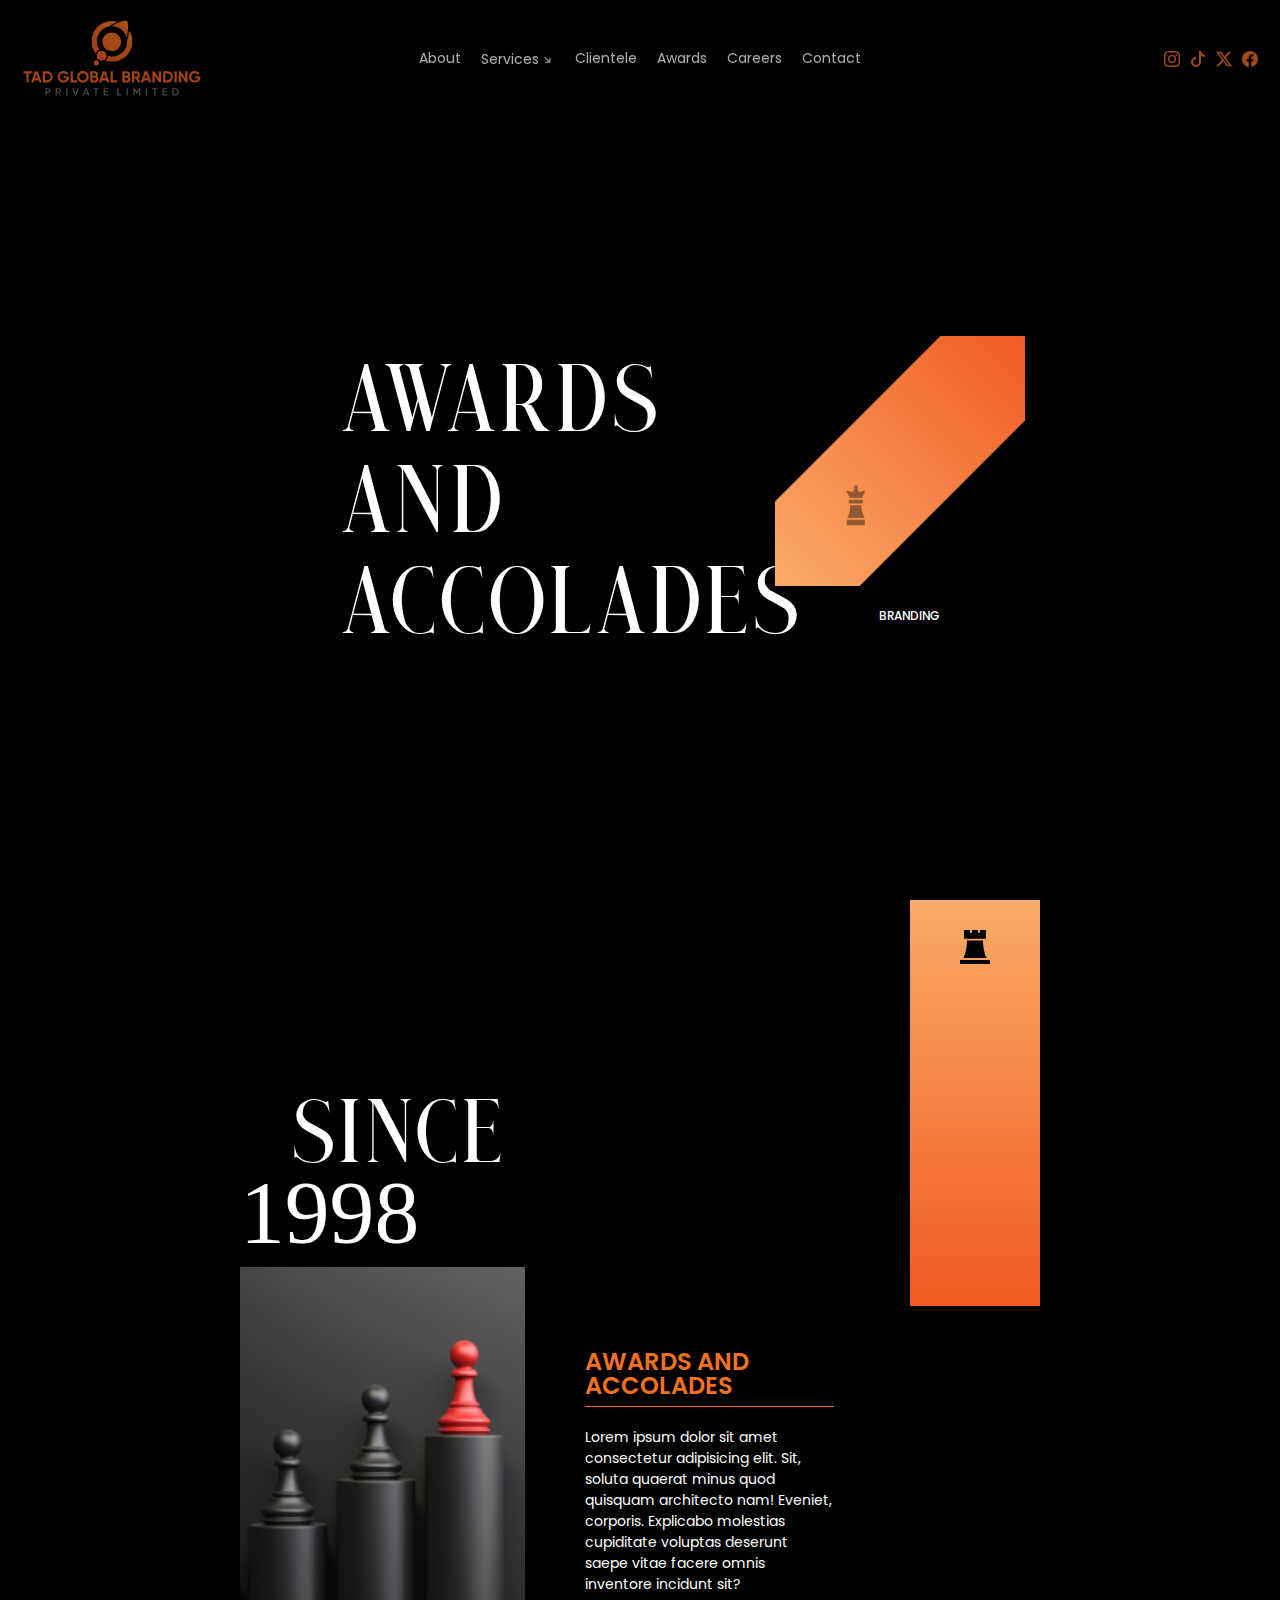
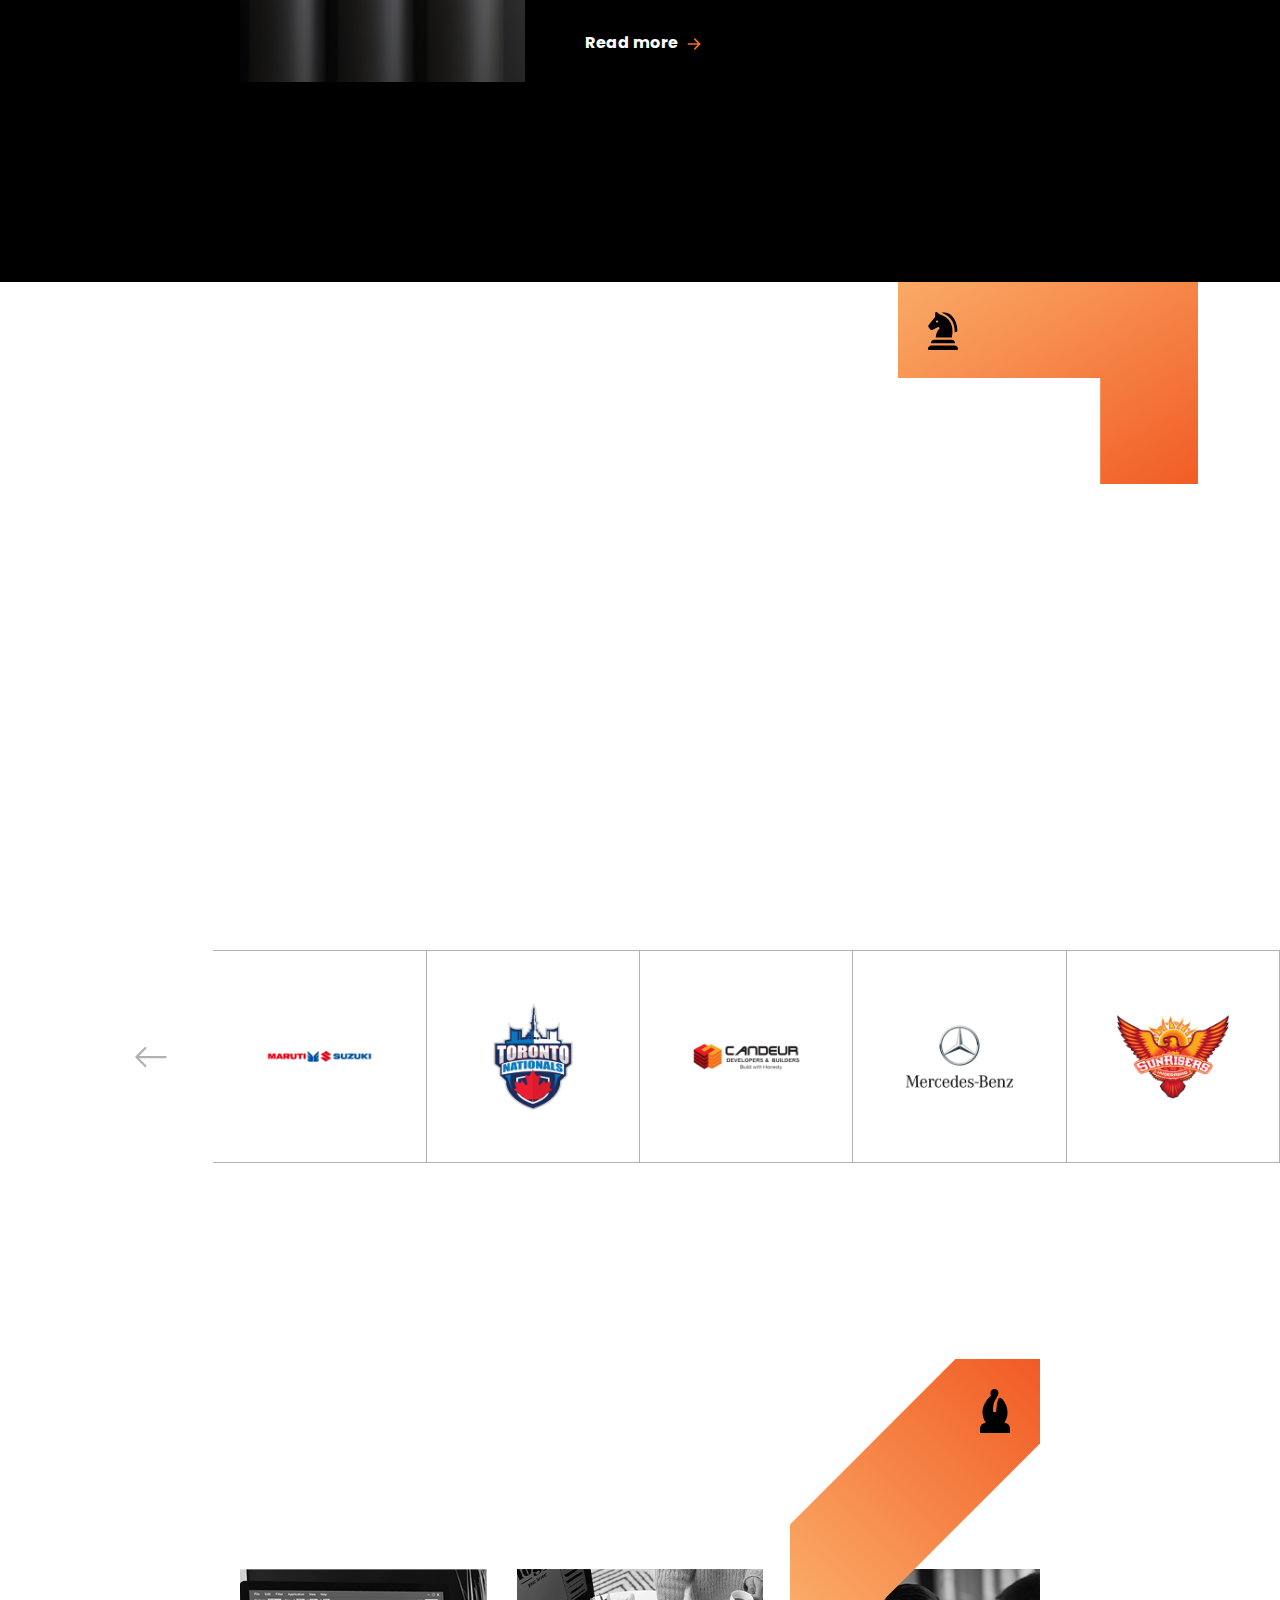
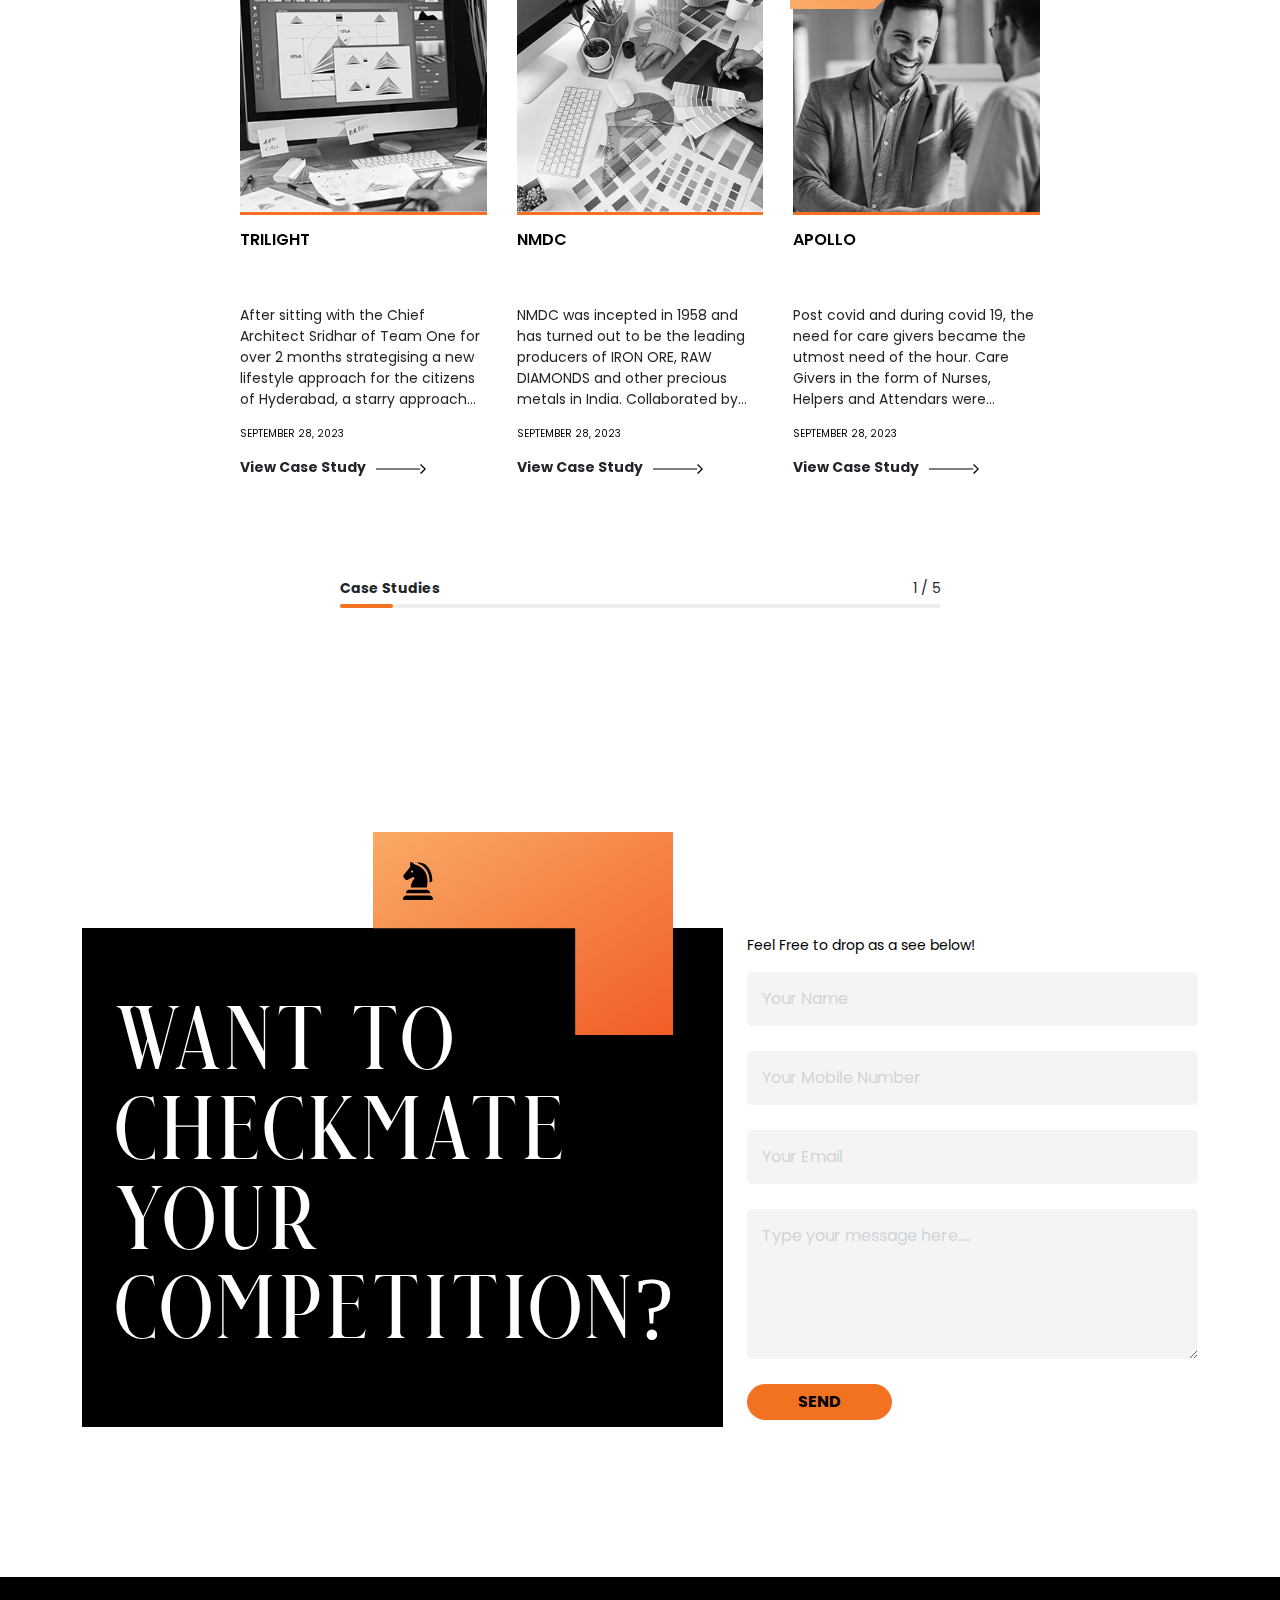
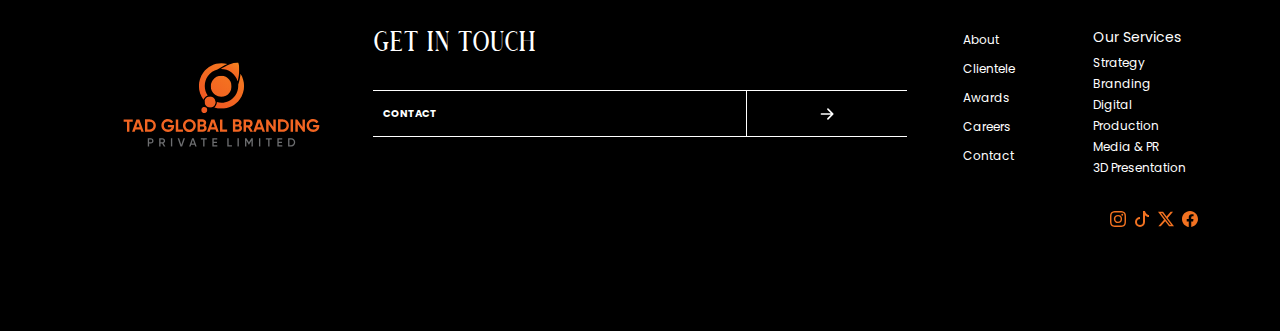
<file: awards.html>
<!DOCTYPE html>
<html lang="en">
<head>
    <meta charset="UTF-8">
    <meta name="viewport" content="width=device-width, initial-scale=1.0">
    <title>TAD Global</title>
    <link rel="apple-touch-icon" sizes="180x180" href="assets/images/favicon/apple-touch-icon.png">
    <link rel="icon" type="image/png" sizes="32x32" href="assets/images/favicon/favicon-32x32.png">
    <link rel="icon" type="image/png" sizes="16x16" href="assets/images/favicon/favicon-16x16.png">
    <link rel="manifest" href="assets/images/favicon/site.webmanifest">
    <link rel="stylesheet" href="assets/css/bootstrap-css/bootstrap.min.css">
    <link rel="stylesheet" href="assets/css/fancybox/fancybox.min.css">
    <link rel="stylesheet" href="assets/css/swiper/swiper-bundle.min.css">
    <link rel="stylesheet" href="assets/css/responsive.css">
    <!-- <link rel="stylesheet" href="assets/css/about-us.css"> -->
</head>
<body>
  <div class="site_wrap">
    <header>
      <div class="container-fluid">
        <div class="row navbardisap">
          <div class="col-lg-3">
            <div class="left">
              <a href="index.html">
                <div class="logo_wrapper">
                  <img src="assets/images/tad-logo.svg" alt="" srcset="">
                </div>
              </a>
            </div>
          </div>
          <div class="col-lg-6 d-flex align-items-center justify-content-center">
            <div class="middle">
              <ul>
                <!-- <li><a href="index.html" class="active">Home</a></li> -->
                <li><a href="about-us.html">About</a></li>
                <li>
                  <div class="a">
                    Services
                    <div class="icon_wrapper">
                      <svg xmlns="http://www.w3.org/2000/svg" width="16" height="16" fill="currentColor" class="bi bi-arrow-down-short" viewBox="0 0 16 16">
                        <path fill-rule="evenodd" d="M8 4a.5.5 0 0 1 .5.5v5.793l2.146-2.147a.5.5 0 0 1 .708.708l-3 3a.5.5 0 0 1-.708 0l-3-3a.5.5 0 1 1 .708-.708L7.5 10.293V4.5A.5.5 0 0 1 8 4"/>
                      </svg>
                    </div>
                    <div class="absoulte_block">
                        <p class="m-0"><a href="the-endgame.html">Strategy</a></p>
                        <p class="m-0"><a href="the-grand-master-stroke.html">Branding</a></p>
                        <p class="m-0"><a href="the-chess-board.html">Digital</a></p>
                        <p class="m-0"><a href="the-moodboard-slay.html">Production</a></p>
                        <p class="m-0"><a href="the-paparazzi-noise.html">Media & PR</a></p>
                        <p class="m-0"><a href="3d-presentation.html">3D Presentation</a></p>
                    </div>
                  </div>
                </li>
                <li><a href="clientele.html">Clientele</a></li>
                <!-- <li><a href="#">Case Studies</a></li> -->
                <li><a href="awards.html">Awards</a></li>                
                <li><a href="careers.html">Careers</a></li>
                <li><a href="contact.html">Contact</a></li>                
              </ul>
            </div>
          </div>
          <div class="col-lg-3 d-flex align-items-center justify-content-end">
            <div class="right">
              <div class="social-icons">
                <ul>
                  <li>
                    <a href="">
                      <svg xmlns="http://www.w3.org/2000/svg" width="16" height="16" fill="#f27221" class="bi bi-instagram" viewBox="0 0 16 16">
                        <path d="M8 0C5.829 0 5.556.01 4.703.048 3.85.088 3.269.222 2.76.42a3.917 3.917 0 0 0-1.417.923A3.927 3.927 0 0 0 .42 2.76C.222 3.268.087 3.85.048 4.7.01 5.555 0 5.827 0 8.001c0 2.172.01 2.444.048 3.297.04.852.174 1.433.372 1.942.205.526.478.972.923 1.417.444.445.89.719 1.416.923.51.198 1.09.333 1.942.372C5.555 15.99 5.827 16 8 16s2.444-.01 3.298-.048c.851-.04 1.434-.174 1.943-.372a3.916 3.916 0 0 0 1.416-.923c.445-.445.718-.891.923-1.417.197-.509.332-1.09.372-1.942C15.99 10.445 16 10.173 16 8s-.01-2.445-.048-3.299c-.04-.851-.175-1.433-.372-1.941a3.926 3.926 0 0 0-.923-1.417A3.911 3.911 0 0 0 13.24.42c-.51-.198-1.092-.333-1.943-.372C10.443.01 10.172 0 7.998 0h.003zm-.717 1.442h.718c2.136 0 2.389.007 3.232.046.78.035 1.204.166 1.486.275.373.145.64.319.92.599.28.28.453.546.598.92.11.281.24.705.275 1.485.039.843.047 1.096.047 3.231s-.008 2.389-.047 3.232c-.035.78-.166 1.203-.275 1.485a2.47 2.47 0 0 1-.599.919c-.28.28-.546.453-.92.598-.28.11-.704.24-1.485.276-.843.038-1.096.047-3.232.047s-2.39-.009-3.233-.047c-.78-.036-1.203-.166-1.485-.276a2.478 2.478 0 0 1-.92-.598 2.48 2.48 0 0 1-.6-.92c-.109-.281-.24-.705-.275-1.485-.038-.843-.046-1.096-.046-3.233 0-2.136.008-2.388.046-3.231.036-.78.166-1.204.276-1.486.145-.373.319-.64.599-.92.28-.28.546-.453.92-.598.282-.11.705-.24 1.485-.276.738-.034 1.024-.044 2.515-.045v.002zm4.988 1.328a.96.96 0 1 0 0 1.92.96.96 0 0 0 0-1.92zm-4.27 1.122a4.109 4.109 0 1 0 0 8.217 4.109 4.109 0 0 0 0-8.217zm0 1.441a2.667 2.667 0 1 1 0 5.334 2.667 2.667 0 0 1 0-5.334z"/>
                      </svg>
                    </a>
                  </li>
                  <li>
                    <a href="">
                      <svg xmlns="http://www.w3.org/2000/svg" width="16" height="16" fill="#f27221" class="bi bi-tiktok" viewBox="0 0 16 16">
                        <path d="M9 0h1.98c.144.715.54 1.617 1.235 2.512C12.895 3.389 13.797 4 15 4v2c-1.753 0-3.07-.814-4-1.829V11a5 5 0 1 1-5-5v2a3 3 0 1 0 3 3V0Z"/>
                      </svg>
                    </a>
                  </li>
                  <li>
                    <a href="">
                      <svg xmlns="http://www.w3.org/2000/svg" width="16" height="16" fill="#f27221" class="bi bi-twitter-x" viewBox="0 0 16 16">
                        <path d="M12.6.75h2.454l-5.36 6.142L16 15.25h-4.937l-3.867-5.07-4.425 5.07H.316l5.733-6.57L0 .75h5.063l3.495 4.633L12.601.75Zm-.86 13.028h1.36L4.323 2.145H2.865l8.875 11.633Z"/>
                      </svg>
                    </a>
                  </li>
                  <li>
                    <a href="">
                      <svg xmlns="http://www.w3.org/2000/svg" width="16" height="16" fill="#f27221" class="bi bi-facebook" viewBox="0 0 16 16">
                        <path d="M16 8.049c0-4.446-3.582-8.05-8-8.05C3.58 0-.002 3.603-.002 8.05c0 4.017 2.926 7.347 6.75 7.951v-5.625h-2.03V8.05H6.75V6.275c0-2.017 1.195-3.131 3.022-3.131.876 0 1.791.157 1.791.157v1.98h-1.009c-.993 0-1.303.621-1.303 1.258v1.51h2.218l-.354 2.326H9.25V16c3.824-.604 6.75-3.934 6.75-7.951z"/>
                      </svg>
                    </a>
                  </li>
                </ul>
              </div>
            </div>
          </div>
        </div>
        <div class="mobile_nav">
          <div class="left">
            <a href="index.html">
              <div class="logo_wrapper">
                <img src="assets/images/tad-logo.svg" alt="" srcset="">
              </div>
            </a>
          </div>
          <div class="right">
            <div class="ham_wrapper home_2">
              <div class="lines_wrapper">
                  <div class="line"></div>
              </div>
              <div class="mb_opptions_wrapper">
            
                  <ul class="mobile">
                      <div class="close">
                          <svg xmlns="http://www.w3.org/2000/svg" width="36" height="36" fill="#ffffff" class="bi bi-x-circle" viewBox="0 0 16 16">
                              <path d="M8 15A7 7 0 1 1 8 1a7 7 0 0 1 0 14zm0 1A8 8 0 1 0 8 0a8 8 0 0 0 0 16z"></path>
                              <path d="M4.646 4.646a.5.5 0 0 1 .708 0L8 7.293l2.646-2.647a.5.5 0 0 1 .708.708L8.707 8l2.647 2.646a.5.5 0 0 1-.708.708L8 8.707l-2.646 2.647a.5.5 0 0 1-.708-.708L7.293 8 4.646 5.354a.5.5 0 0 1 0-.708z"></path>
                          </svg>
                      </div>
                      <li><a href="about-us.html">About</a></li>
                      <li>
                        <div class="a">
                          Services
                          <div class="icon_wrapper">
                            <svg xmlns="http://www.w3.org/2000/svg" width="16" height="16" fill="currentColor" class="bi bi-arrow-down-short" viewBox="0 0 16 16">
                              <path fill-rule="evenodd" d="M8 4a.5.5 0 0 1 .5.5v5.793l2.146-2.147a.5.5 0 0 1 .708.708l-3 3a.5.5 0 0 1-.708 0l-3-3a.5.5 0 1 1 .708-.708L7.5 10.293V4.5A.5.5 0 0 1 8 4"/>
                            </svg>
                          </div>
                          <div class="absoulte_block">
                              <p class="m-0"><a href="the-endgame.html">Strategy</a></p>
                              <p class="m-0"><a href="the-grand-master-stroke.html">Branding</a></p>
                              <p class="m-0"><a href="the-chess-board.html">Digital</a></p>
                              <p class="m-0"><a href="the-moodboard-slay.html">Production</a></p>
                              <p class="m-0"><a href="the-paparazzi-noise.html">Media & PR</a></p>
                              <p class="m-0"><a href="3d-presentation.html">3D Presentation</a></p>
                          </div>
                        </div>
                      </li>
                      <li><a href="clientele.html">Clientele</a></li>
                      <!-- <li><a href="#">Case Studies</a></li> -->
                      <li><a href="awards.html">Awards</a></li> 
                      <li><a href="careers.html">Careers</a></li>
                      <li><a href="contact.html">Contact</a></li> 
                      <div class="right">
                        <div class="social-icons">
                          <ul>
                            <li>
                              <a href="">
                                <svg xmlns="http://www.w3.org/2000/svg" width="16" height="16" fill="#f27221" class="bi bi-instagram" viewBox="0 0 16 16">
                                  <path d="M8 0C5.829 0 5.556.01 4.703.048 3.85.088 3.269.222 2.76.42a3.917 3.917 0 0 0-1.417.923A3.927 3.927 0 0 0 .42 2.76C.222 3.268.087 3.85.048 4.7.01 5.555 0 5.827 0 8.001c0 2.172.01 2.444.048 3.297.04.852.174 1.433.372 1.942.205.526.478.972.923 1.417.444.445.89.719 1.416.923.51.198 1.09.333 1.942.372C5.555 15.99 5.827 16 8 16s2.444-.01 3.298-.048c.851-.04 1.434-.174 1.943-.372a3.916 3.916 0 0 0 1.416-.923c.445-.445.718-.891.923-1.417.197-.509.332-1.09.372-1.942C15.99 10.445 16 10.173 16 8s-.01-2.445-.048-3.299c-.04-.851-.175-1.433-.372-1.941a3.926 3.926 0 0 0-.923-1.417A3.911 3.911 0 0 0 13.24.42c-.51-.198-1.092-.333-1.943-.372C10.443.01 10.172 0 7.998 0h.003zm-.717 1.442h.718c2.136 0 2.389.007 3.232.046.78.035 1.204.166 1.486.275.373.145.64.319.92.599.28.28.453.546.598.92.11.281.24.705.275 1.485.039.843.047 1.096.047 3.231s-.008 2.389-.047 3.232c-.035.78-.166 1.203-.275 1.485a2.47 2.47 0 0 1-.599.919c-.28.28-.546.453-.92.598-.28.11-.704.24-1.485.276-.843.038-1.096.047-3.232.047s-2.39-.009-3.233-.047c-.78-.036-1.203-.166-1.485-.276a2.478 2.478 0 0 1-.92-.598 2.48 2.48 0 0 1-.6-.92c-.109-.281-.24-.705-.275-1.485-.038-.843-.046-1.096-.046-3.233 0-2.136.008-2.388.046-3.231.036-.78.166-1.204.276-1.486.145-.373.319-.64.599-.92.28-.28.546-.453.92-.598.282-.11.705-.24 1.485-.276.738-.034 1.024-.044 2.515-.045v.002zm4.988 1.328a.96.96 0 1 0 0 1.92.96.96 0 0 0 0-1.92zm-4.27 1.122a4.109 4.109 0 1 0 0 8.217 4.109 4.109 0 0 0 0-8.217zm0 1.441a2.667 2.667 0 1 1 0 5.334 2.667 2.667 0 0 1 0-5.334z"/>
                                </svg>
                              </a>
                            </li>
                            <li>
                              <a href="">
                                <svg xmlns="http://www.w3.org/2000/svg" width="16" height="16" fill="#f27221" class="bi bi-tiktok" viewBox="0 0 16 16">
                                  <path d="M9 0h1.98c.144.715.54 1.617 1.235 2.512C12.895 3.389 13.797 4 15 4v2c-1.753 0-3.07-.814-4-1.829V11a5 5 0 1 1-5-5v2a3 3 0 1 0 3 3V0Z"/>
                                </svg>
                              </a>
                            </li>
                            <li>
                              <a href="">
                                <svg xmlns="http://www.w3.org/2000/svg" width="16" height="16" fill="#f27221" class="bi bi-twitter-x" viewBox="0 0 16 16">
                                  <path d="M12.6.75h2.454l-5.36 6.142L16 15.25h-4.937l-3.867-5.07-4.425 5.07H.316l5.733-6.57L0 .75h5.063l3.495 4.633L12.601.75Zm-.86 13.028h1.36L4.323 2.145H2.865l8.875 11.633Z"/>
                                </svg>
                              </a>
                            </li>
                            <li>
                              <a href="">
                                <svg xmlns="http://www.w3.org/2000/svg" width="16" height="16" fill="#f27221" class="bi bi-facebook" viewBox="0 0 16 16">
                                  <path d="M16 8.049c0-4.446-3.582-8.05-8-8.05C3.58 0-.002 3.603-.002 8.05c0 4.017 2.926 7.347 6.75 7.951v-5.625h-2.03V8.05H6.75V6.275c0-2.017 1.195-3.131 3.022-3.131.876 0 1.791.157 1.791.157v1.98h-1.009c-.993 0-1.303.621-1.303 1.258v1.51h2.218l-.354 2.326H9.25V16c3.824-.604 6.75-3.934 6.75-7.951z"/>
                                </svg>
                              </a>
                            </li>
                          </ul>
                        </div>
                      </div>
                  </ul>
              </div>
            </div>
          </div>
        </div>
      </div>
    </header>

    <main>
        <section class="sec_1 about_us">
            <div class="section_wrapper">
              <div class="container">
                <div class="content_wrapper">
                  <h2 class="one">AWARDS</h2>
                  <h2 class="two">AND</h2>
                  <h2 class="three">ACCOLADES<span class="text-uppercase">Branding</span></h2>
                  <div class="diagonal_strip awards_page">
                    <img src="assets/images/strip_1.svg" alt="" srcset="">
                    <div class="strip_content">
                      <div class="content_itself">
                        <div class="text">
                          <p class="hero_text">100+<br>CLIENTS</p>
                        </div>
                        <img src="assets/images/queen.png" class="solider1" alt="" srcset="">
                      </div>
                    </div>
                  </div>
                </div>
              </div>
            </div>
        </section>        
        
        <div class="for_strip"></div>

      <section class="about_us_sec3">
        <div class="section_wrapper">
            <div class="container">
                <div class="content_wrapper">
                    <div class="floating_block">
                        <div class="left2">
                        <img src="assets/images/strip_4.svg" alt="">
                        <div class="strip_content">
                            <div class="content_itself">
                            <img src="assets/images/elephant.svg" alt="" srcset="" class="elephant1" >
                            </div>
                        </div>
                        </div>
                    </div>
                    <div class="row">
                      <div class="col-lg-9">
                        <div class="row">
                          <div class="col-lg-6">
                            <div class="left">
                                <h2>SINCE</h2>
                                <h2>1998</h2>
                            </div>
                            <div class="img_wrapper mt-3">
                              <img src="assets/images/digital.png" alt="">
                            </div>
                          </div>
                          <div class="col-lg-6 ps-lg-5">
                            <div class="right">
                                <h2>Awards and accolades</h2>
                                <div class="line"></div>
                                <p>Lorem ipsum dolor sit amet consectetur adipisicing elit. Sit, soluta quaerat minus quod quisquam architecto nam! Eveniet, corporis. Explicabo molestias cupiditate voluptas deserunt saepe vitae facere omnis inventore incidunt sit?</p>
                                <a href="#" class="cta">Read more <span><svg xmlns="http://www.w3.org/2000/svg" width="26" height="26" fill="#f27221" class="bi bi-arrow-right-short" viewBox="0 0 16 16">
                                    <path fill-rule="evenodd" d="M4 8a.5.5 0 0 1 .5-.5h5.793L8.146 5.354a.5.5 0 1 1 .708-.708l3 3a.5.5 0 0 1 0 .708l-3 3a.5.5 0 0 1-.708-.708L10.293 8.5H4.5A.5.5 0 0 1 4 8z"></path>
                                  </svg></span></a>
                            </div>
                          </div>
                        </div>
                      </div>
                        
                    </div>
                </div>
            </div>
        </div>
      </section>

      <div class="d-none d-lg-block for_strip"></div>

      

      <div class="shape_section">
        <div class="container d-flex justify-content-end">
          <div class="image_wrapper">
            <img src="assets/images/strip_3.svg" alt="" srcset="">
            <div class="strip_content">
              <div class="content_itself">
                <div class="text horsetext">
                  <p>25+<br>YEARS</p>
                </div>
                <img src="assets/images/horse.svg" alt="" srcset="" class="horse2">
              </div>
            </div>
          </div>
        </div>
      </div>

      <section class="sec_3" id="intro">
        <div class="section_wrapper">
          <div class="container-fluid exception">
            <div class="content_wrapper">
              <div class="row justify-content-end">
                <div class="col-lg-10 px-0">
                  <div class="right">
                    <h2 class="sec3_heading">OUR<br>Clientele </h2>
                    <h4 class="sec3_subheading">We play to win, employing tactics that outmanoeuvre rivals.</h4>
                    <p class="sec3_anipara">Chess teaches us that every piece has its unique strength, and the same applies to your brand. Whether it's a pawn or a queen, we leverage each element to maximize its impact, opening up a world of infinite possibilities. Your success is not just a goal; it's the checkmate we relentlessly pursue. Whether you are a startup or a growing brand , a challenger or a leader already with a legacy we know exactly what moves to make Check and Mate: Your Brand's Triumph Awaits:</p>
                    <div class="carousel_wrapper">
                      <div class="left_arrow">
                        <svg xmlns="http://www.w3.org/2000/svg" width="36" height="36" fill="#b1b1b1" class="bi bi-arrow-left" viewBox="0 0 16 16">
                          <path fill-rule="evenodd" d="M15 8a.5.5 0 0 0-.5-.5H2.707l3.147-3.146a.5.5 0 1 0-.708-.708l-4 4a.5.5 0 0 0 0 .708l4 4a.5.5 0 0 0 .708-.708L2.707 8.5H14.5A.5.5 0 0 0 15 8z"/>
                        </svg>
                      </div>
                      <div class="swiper mySwiper">
                        <div class="swiper-wrapper">
                          <div class="swiper-slide">
                            <div class="image_wrapper">
                              <img src="assets/images/logos/logo.png" alt="" srcset="">
                            </div>
                          </div>
                          <div class="swiper-slide">
                            <div class="image_wrapper">
                              <img src="assets/images/logos/logo-1.png" alt="" srcset="">
                            </div>
                          </div>
                          <div class="swiper-slide">
                            <div class="image_wrapper">
                              <img src="assets/images/logos/logo-2.png" alt="" srcset="">
                            </div>
                          </div>
                          <div class="swiper-slide">
                            <div class="image_wrapper">
                              <img src="assets/images/logos/logo-3.png" alt="" srcset="">
                            </div>
                          </div>
                          <div class="swiper-slide">
                            <div class="image_wrapper">
                              <img src="assets/images/logos/logo-4.png" alt="" srcset="">
                            </div>
                          </div>
                          <div class="swiper-slide">
                            <div class="image_wrapper">
                              <img src="assets/images/logos/logo-5.png" alt="" srcset="">
                            </div>
                          </div>
                          <div class="swiper-slide">
                            <div class="image_wrapper">
                              <img src="assets/images/logos/logo-6.png" alt="" srcset="">
                            </div>
                          </div>
                          <div class="swiper-slide">
                            <div class="image_wrapper">
                              <img src="assets/images/logos/logo-7.png" alt="" srcset="">
                            </div>
                          </div>
                          <div class="swiper-slide">
                            <div class="image_wrapper">
                              <img src="assets/images/logos/logo-8.png" alt="" srcset="">
                            </div>
                          </div>
                          <div class="swiper-slide">
                            <div class="image_wrapper">
                              <img src="assets/images/logos/logo-9.png" alt="" srcset="">
                            </div>
                          </div>
                          <div class="swiper-slide">
                            <div class="image_wrapper">
                              <img src="assets/images/logos/logo-10.png" alt="" srcset="">
                            </div>
                          </div>
                          <div class="swiper-slide">
                            <div class="image_wrapper">
                              <img src="assets/images/logos/logo-11.png" alt="" srcset="">
                            </div>
                          </div>
                          <div class="swiper-slide">
                            <div class="image_wrapper">
                              <img src="assets/images/logos/logo-12.png" alt="" srcset="">
                            </div>
                          </div>
                          <div class="swiper-slide">
                            <div class="image_wrapper">
                              <img src="assets/images/logos/logo-13.png" alt="" srcset="">
                            </div>
                          </div>
                          <div class="swiper-slide">
                            <div class="image_wrapper">
                              <img src="assets/images/logos/logo-14.png" alt="" srcset="">
                            </div>
                          </div>
                          <div class="swiper-slide">
                            <div class="image_wrapper">
                              <img src="assets/images/logos/logo-15.png" alt="" srcset="">
                            </div>
                          </div>
                          <div class="swiper-slide">
                            <div class="image_wrapper">
                              <img src="assets/images/logos/logo-16.png" alt="" srcset="">
                            </div>
                          </div>
                          <div class="swiper-slide">
                            <div class="image_wrapper">
                              <img src="assets/images/logos/logo-17.png" alt="" srcset="">
                            </div>
                          </div>
                          <div class="swiper-slide">
                            <div class="image_wrapper">
                              <img src="assets/images/logos/logo-18.png" alt="" srcset="">
                            </div>
                          </div>
                          <div class="swiper-slide">
                            <div class="image_wrapper">
                              <img src="assets/images/logos/logo-19.png" alt="" srcset="">
                            </div>
                          </div>
                          <div class="swiper-slide">
                            <div class="image_wrapper">
                              <img src="assets/images/logos/logo-20.png" alt="" srcset="">
                            </div>
                          </div>
                          <div class="swiper-slide">
                            <div class="image_wrapper">
                              <img src="assets/images/logos/logo-21.png" alt="" srcset="">
                            </div>
                          </div>
                          <div class="swiper-slide">
                            <div class="image_wrapper">
                              <img src="assets/images/logos/logo-22.png" alt="" srcset="">
                            </div>
                          </div>
                          <div class="swiper-slide">
                            <div class="image_wrapper">
                              <img src="assets/images/logos/logo-23.png" alt="" srcset="">
                            </div>
                          </div>
                          <div class="swiper-slide">
                            <div class="image_wrapper">
                              <img src="assets/images/logos/logo-24.png" alt="" srcset="">
                            </div>
                          </div>
                          <div class="swiper-slide">
                            <div class="image_wrapper">
                              <img src="assets/images/logos/logo-25.png" alt="" srcset="">
                            </div>
                          </div>
                          <div class="swiper-slide">
                            <div class="image_wrapper">
                              <img src="assets/images/logos/logo-26.png" alt="" srcset="">
                            </div>
                          </div>
                          <div class="swiper-slide">
                            <div class="image_wrapper">
                              <img src="assets/images/logos/logo-27.png" alt="" srcset="">
                            </div>
                          </div>
                          <div class="swiper-slide">
                            <div class="image_wrapper">
                              <img src="assets/images/logos/logo-28.png" alt="" srcset="">
                            </div>
                          </div>
                          <div class="swiper-slide">
                            <div class="image_wrapper">
                              <img src="assets/images/logos/logo-29.png" alt="" srcset="">
                            </div>
                          </div>
                          <div class="swiper-slide">
                            <div class="image_wrapper">
                              <img src="assets/images/logos/logo-30.png" alt="" srcset="">
                            </div>
                          </div>
                        </div>
                        <!-- <div class="swiper-button-next"></div> -->
                      </div>
                    </div>
                  </div>
                </div>
              </div>
            </div>
          </div>
        </div>
      </section>

      <section class="sec_4 d-none" >
        <div class="section_wrapper">
          <div class="container">
            <div class="content_wrapper">
              <div class="floating_block">
                <div class="left2">
                  <img src="assets/images/strip_4.svg" alt="">
                  <div class="strip_content">
                    <div class="content_itself">
                      <img src="assets/images/elephant.svg" alt="" srcset="" class="elephant1">
                    </div>
                  </div>
                </div>
                <div class="right2">
                  <div class="text">
                    <p>HOW<br>WE PLAY</p>
                  </div>
                </div>
              </div>
              <h2 class="sec4_heading1">Hear it</h2>
              <h2 class="sec4_heading2">YourSELF</h2>
              <div class="row justify-content-end pt-5">
                <div class="col-lg-10">
                  <div class="row">
                    <div class="col-lg-4 d-flex align-items-center">
                      <div class="left">
                        <h2 class="subparani1">Lorem<br>Ipsum Dolor</h2>
                        <p class="para subparani2">
                          Lorem ipsum dolor sit amet consectetur adipisicing elit. Dicta amet, temporibus minus error, earum velit harum ex magni reprehenderit iste itaque, qui laborum. Tenetur qui, doloremque hic atque soluta temporibus.
                        </p>
                        <a href="#" class="cta">View Case Study <span><svg xmlns="http://www.w3.org/2000/svg" width="26" height="26" fill="#f27221" class="bi bi-arrow-right-short" viewBox="0 0 16 16">
                          <path fill-rule="evenodd" d="M4 8a.5.5 0 0 1 .5-.5h5.793L8.146 5.354a.5.5 0 1 1 .708-.708l3 3a.5.5 0 0 1 0 .708l-3 3a.5.5 0 0 1-.708-.708L10.293 8.5H4.5A.5.5 0 0 1 4 8z"/>
                        </svg></span></a>
                      </div>
                    </div>
                    <div class="col-lg-8">
                      <div class="right">
                        <img src="assets/images/bulb.png" alt="" srcset="">
                      </div>
                    </div>
                  </div>
                </div>
              </div>
            </div>
          </div>
        </div>
        <div class="lower">
          <div class="container">
            <div class="row justify-content-end">
              <div class="col-lg-9">
                <div class="row">
                  <div class="col-lg-6">
                    <div class="image">
                      <img src="assets/images/target.png" alt="">
                      <div class="diagonal_strip">
                        <img src="assets/images/strip_1.svg" alt="" srcset="">
                        <div class="strip_content">
                          <div class="content_itself">
                            <img src="assets/images/solider.svg" alt="" srcset="" class="solider2">
                          </div>
                        </div>
                      </div>
                    </div>
                  </div>
                  <div class="col-lg-6 d-flex align-items-end">
                    <div class="text_wrapper">
                      <h2 class="subparani1">Lorem<br>Ipsum Dolor</h2>
                        <p class="para subparani2">
                          Lorem ipsum dolor sit amet consectetur adipisicing elit. Dicta amet, temporibus minus error, earum velit harum ex magni reprehenderit iste itaque, qui laborum. Tenetur qui, doloremque hic atque soluta temporibus.
                        </p>
                        <a href="#" class="cta">View Case Study <span><svg xmlns="http://www.w3.org/2000/svg" width="26" height="26" fill="#f27221" class="bi bi-arrow-right-short" viewBox="0 0 16 16">
                          <path fill-rule="evenodd" d="M4 8a.5.5 0 0 1 .5-.5h5.793L8.146 5.354a.5.5 0 1 1 .708-.708l3 3a.5.5 0 0 1 0 .708l-3 3a.5.5 0 0 1-.708-.708L10.293 8.5H4.5A.5.5 0 0 1 4 8z"/>
                        </svg></span></a>
                    </div>
                  </div>
                </div>
              </div>
            </div>
          </div>
        </div>
      </section>

      <section class="sec_5 d-none" >
        <div class="section_wrapper">
          <div class="container">
            <div class="content_wrapper">
              <div class="row justify-content-end">
                <div class="col-lg-10">
                  <div class="row">
                    <div class="col-lg-5">
                      <div class="left">
                        <h2 class="subparani1">Lorem<br>Ipsum Dolor</h2>
                        <p class="para subparani2">
                          Lorem ipsum dolor sit amet consectetur adipisicing elit. Dicta amet, temporibus minus error, earum velit harum ex magni reprehenderit iste itaque, qui laborum. Tenetur qui, doloremque hic atque soluta temporibus.
                        </p>
                        <a href="#" class="cta">View Case Study <span><svg xmlns="http://www.w3.org/2000/svg" width="26" height="26" fill="#f27221" class="bi bi-arrow-right-short" viewBox="0 0 16 16">
                          <path fill-rule="evenodd" d="M4 8a.5.5 0 0 1 .5-.5h5.793L8.146 5.354a.5.5 0 1 1 .708-.708l3 3a.5.5 0 0 1 0 .708l-3 3a.5.5 0 0 1-.708-.708L10.293 8.5H4.5A.5.5 0 0 1 4 8z"/>
                        </svg></span></a>
                      </div>
                    </div>
                    <div class="col-lg-7">
                      <div class="right">
                        <div class="image_wrapper">
                          <img src="assets/images/conversation.png" alt="">
                          <div class="vertical_strip">
                            <img src="assets/images/strip_5.svg" alt="" srcset="">
                            <div class="strip_content">
                              <div class="content_itself">
                                <img src="assets/images/horse.svg" alt="" srcset="" class="horse3">
                              </div>
                            </div>
                          </div>
                        </div>
                      </div>
                    </div>
                  </div>
                </div>
              </div>
            </div>
          </div>
        </div>
        <div class="lower">
          <div class="container">
            <div class="row justify-content-end">
              <div class="col-lg-9">
                <div class="row">
                  <div class="col-lg-6">
                    <div class="image">
                      <img src="assets/images/conference.png" alt="">
                    </div>
                  </div>
                  <div class="col-lg-6 d-flex align-items-end">
                    <div class="text_wrapper">
                      <h2 class="subparani1">Lorem<br>Ipsum Dolor</h2>
                        <p class="para subparani2">
                          Lorem ipsum dolor sit amet consectetur adipisicing elit. Dicta amet, temporibus minus error, earum velit harum ex magni reprehenderit iste itaque, qui laborum. Tenetur qui, doloremque hic atque soluta temporibus.
                        </p>
                        <a href="#" class="cta">View Case Study <span><svg xmlns="http://www.w3.org/2000/svg" width="26" height="26" fill="#f27221" class="bi bi-arrow-right-short" viewBox="0 0 16 16">
                          <path fill-rule="evenodd" d="M4 8a.5.5 0 0 1 .5-.5h5.793L8.146 5.354a.5.5 0 1 1 .708-.708l3 3a.5.5 0 0 1 0 .708l-3 3a.5.5 0 0 1-.708-.708L10.293 8.5H4.5A.5.5 0 0 1 4 8z"/>
                        </svg></span></a>
                    </div>
                  </div>
                </div>
              </div>
            </div>
          </div>
        </div>
      </section>      

      <section class="sec_7 d-none" >
        <div class="section_wrapper">
          <div class="container">
            <div class="content_wrapper">
              <div class="sticky_strip">
                <img src="assets/images/strip_6.svg" alt="" srcset="">
                <div class="strip_content">
                  <div class="content_itself">
                    <img src="assets/images/horse.svg" alt="" srcset="" class="horse4">
                  </div>
                </div>
              </div>
              <div class="own_container">
                <div class="left">
                  <div class="image_wrapper">
                    <img src="assets/images/fishbowl.jpg" alt="" srcset="">
                  </div>
                </div>
                <div class="center_text">
                  <h2 class="sec7_heading1">OUR</h2>
                  <h2 class="sec7_heading2">JOURNEY</h2>
                </div>
                <div class="right">
                  <p class="sec7paraani">Lorem ipsum dolor sit amet consectetur adipisicing elit. Animi vero ullam necessitatibus voluptatem ea eaque ratione adipisci recusandae officiis. Nihil distinctio amet quasi? Beatae id consectetur aliquid consequuntur incidunt nobis.</p>
                  <a href="#">Go <span><img src="assets/images/arrow.svg" alt="" srcset=""></span></a>
                </div>
              </div>
          </div>
        </div>
      </section>

      <section class="sec_8 services" >
        <div class="section_wrapper">
          <div class="container">
            <div class="content_wrapper">
              <div class="row justify-content-center">
                <div class="col-lg-12">
                  <div class="heading_wrapper">
                    <h2 class="sec8_heading1">THE WIZARDS</h2>
                    <h2 class="sec8_heading2">OF WOW!</h2>
                    <div class="diagonal_strip">
                      <img src="assets/images/strip_1.svg" alt="" srcset="">
                      <div class="strip_content">
                        <div class="content_itself">
                          <img src="assets/images/solider.svg" alt="" srcset="" class="solider3">
                        </div>
                      </div>
                    </div>
                  </div>
                  <div class="columns_wrapper">
                    <div class="swiper our-services">
                      <div class="swiper-wrapper">
                        <div class="swiper-slide">
                          <div class="card_wrapper">
                            <img src="assets/images/three-carousel/slide-1.png" class="hero" alt="">
                            <h3 class="heading">Trilight</h3>
                            <p class="max-lines">After sitting with the Chief Architect Sridhar of Team One for over 2 months strategising a new lifestyle approach for the citizens of Hyderabad, a starry approach was conceptualised to create a unique name that never existed in the global Dictionary.</p>
                            <p class="date">SEPTEMBER 28, 2023</p>
                            <a href="javascript:void(0)" data-case-study="assets/case-studies/Trilight.pdf" data-bs-toggle="modal" data-bs-target="#exampleModal" class="cta">View Case Study<span><img src="assets/images/arrow.svg" alt=""
                                  srcset=""></span></a>
                          </div>
                        </div>
                        <div class="swiper-slide">
                          <div class="card_wrapper">
                            <img src="assets/images/three-carousel/slide-2.png" class="hero" alt="">
                            <h3 class="heading">NMDC</h3>
                            <p class="max-lines">NMDC was incepted in 1958 and has turned out to be the leading producers of IRON ORE, RAW DIAMONDS and other precious metals in India. Collaborated by the Central Government, NMDC today is the 6th largest producer of Iron ore in the world and is a listed company, closely in aid with the Government of India. The fact still lies that the citizen of India still do not know what NMDC stands for or what they do, while being head quartered in Hyderabad.</p>
                            <p class="date">SEPTEMBER 28, 2023</p>
                            <a href="javascript:void(0)" data-case-study="assets/case-studies/NMDC.pdf" data-bs-toggle="modal" data-bs-target="#exampleModal" class="cta">View Case Study<span><img src="assets/images/arrow.svg" alt=""
                              srcset=""></span></a>
                          </div>
                        </div>
                        <div class="swiper-slide">
                          <div class="card_wrapper">
                            <img src="assets/images/three-carousel/slide-3.png" class="hero" alt="">
                            <h3 class="heading">Apollo</h3>
                            <p class="max-lines">Post covid and during covid 19, the need for care givers became the utmost need of the hour. Care Givers in the form of Nurses, Helpers and Attendars were required in thousands by Apollo Home Care. The doctors were given importance and thanked, which was fair, but the Care Givers were neglected.</p>
                            <p class="date">SEPTEMBER 28, 2023</p>
                            <a href="javascript:void(0)" data-case-study="assets/case-studies/Apollo.pdf" data-bs-toggle="modal" data-bs-target="#exampleModal" class="cta">View Case Study<span><img src="assets/images/arrow.svg" alt=""
                              srcset=""></span></a>
                          </div>
                        </div>
                        <div class="swiper-slide">
                          <div class="card_wrapper">
                            <img src="assets/images/three-carousel/slide-1.png" class="hero" alt="">
                            <h3 class="heading">Centro</h3>
                            <p class="max-lines">Centro is a brand conceptualised, created and extensively hand held by TAD GLOBAL BRANDING. Being a distributor of footwear for Telangana and Andhra about 15 years ago, V-RETAIL PVT. LTD. got the opportunity to take over LOFT - a footwear brand that was then owned by Hiranandani Group, Mumbai. After consultation with us and re- strategising the whole image of the brand, TAD GLOBAL BRANDING came up with the name " CENTRO" that was positioned as a lifestyle brand than more of a footwear store.</p>
                            <p class="date">SEPTEMBER 28, 2023</p>
                            <a href="javascript:void(0)" data-case-study="assets/case-studies/Centro.pdf" data-bs-toggle="modal" data-bs-target="#exampleModal" class="cta">View Case Study<span><img src="assets/images/arrow.svg" alt=""
                              srcset=""></span></a>
                          </div>
                        </div>
                        <div class="swiper-slide">
                          <div class="card_wrapper">
                            <img src="assets/images/three-carousel/slide-2.png" class="hero" alt="">
                            <h3 class="heading">Manhattan</h3>
                            <p class="max-lines">New York City is made up of five boroughs, namely Brooklyn, Queens, Manhattan, the Bronx, and Staten Island, Manhattan, located at the heart of the city, is one of the most famous and glamorous boroughs and often used interchangeably with New York City.</p>
                            <p class="date">SEPTEMBER 28, 2023</p>
                            <a href="javascript:void(0)" data-case-study="assets/case-studies/Manhattan.pdf" data-bs-toggle="modal" data-bs-target="#exampleModal" class="cta">View Case Study<span><img src="assets/images/arrow.svg" alt=""
                              srcset=""></span></a>
                          </div>
                        </div>                        
                      </div>
                      <div class="progress_bar_wrapper">
                        <div class="swiper-counter"><p class="heading">Case Studies</p><div class="right"><span class="current">1</span> / <span class="total">0</span></div></div>
                        <div class="swiper-progress-bar">
                          <div class="progress"></div>
                          <div class="progress-sections"></div>
                        </div>
                        
                        <div class="console"></div>
                      </div>
                    </div>
                  </div>
                </div>
              </div>
          </div>
        </div>
      </section>   

      <section class="contact">
        <div class="section_wrapper">
            <div class="container">
                <div class="content_wrapper">
                    <div class="row">
                        <div class="col-lg-7">
                            <div class="left">
                              <div class="image_wrapper">
                                <img src="assets/images/strip_3.svg" alt="" srcset="">
                                <div class="strip_content">
                                  <div class="content_itself">
                                    <img src="assets/images/horse.svg" alt="" srcset="" class="horse5" >
                                  </div>
                                </div>
                              </div>
                                <div class="heading_wrapper">
                                    <h2>WANT TO CHECKMATE YOUR COMPETITION?</h2>
                                </div>
                            </div>
                        </div>
                        <div class="col-lg-5">
                            <div class="right">
                                <p>Feel Free to drop as a see below!</p>
                                <div class="form_wrapper">
                                    <form action="" method="post">
                                        <input type="text" placeholder="Your Name" name="" id="">
                                        <input type="number" placeholder="Your Mobile Number" name="" id="">
                                        <input type="email" placeholder="Your Email" name="" id="">
                                        <textarea name="" placeholder="Type your message here...." id="" cols="30" rows="5"></textarea>
                                        <button type="submit" value="submit">SEND</button>
                                    </form>
                                </div>
                            </div>
                        </div>
                    </div>
                </div>
            </div>
        </div>
      </section>

      <footer>
        <div class="container">
          <div class="row mx-0">
            <div class="col-lg-3 d-flex align-items-center justify-content-center">
              <a href="index.html">
                <div class="left">
                  <img src="assets/images/tad-logo.svg" alt="" srcset="">
                </div>
              </a>
            </div>
            <div class="col-lg-6">
              <div class="middle">
                <h3>GET IN TOUCH</h3>
                <div class="contact_us_wrapper">
                  <div class="contact"><p>CONTACT </p></div>
                  <div class="cta">
                    <a href="about-us.html">
                      <svg xmlns="http://www.w3.org/2000/svg" width="26" height="26" fill="#ffffff" class="bi bi-arrow-right-short" viewBox="0 0 16 16">
                        <path fill-rule="evenodd" d="M4 8a.5.5 0 0 1 .5-.5h5.793L8.146 5.354a.5.5 0 1 1 .708-.708l3 3a.5.5 0 0 1 0 .708l-3 3a.5.5 0 0 1-.708-.708L10.293 8.5H4.5A.5.5 0 0 1 4 8"/>
                      </svg>
                    </a>
                  </div>
                </div>
              </div>
            </div>
            <div class="col-lg-3 end">
              <div class="d-flex gap-3 justify-content-between">
                <div class="">
                  <ul>                    
                    <li><a href="about-us.html">About</a></li>
                    <li><a href="clientele.html">Clientele</a></li>
                    <!-- <li><a href="#">Case Studies</a></li> -->
                    <li><a href="awards.html">Awards</a></li>
                    <li><a href="careers.html">Careers</a></li>
                    <li><a href="contact.html">Contact</a></li>
                  </ul>
                </div>
                <div class="">
                  <p class="mb-1">Our Services</p>
                  <p class="m-0"><a href="the-endgame.html">Strategy</a></p>
                  <p class="m-0"><a href="the-grand-master-stroke.html">Branding</a></p>
                  <p class="m-0"><a href="the-chess-board.html">Digital</a></p>
                  <p class="m-0"><a href="the-moodboard-slay.html">Production</a></p>
                  <p class="m-0"><a href="the-paparazzi-noise.html">Media & PR</a></p>
                  <p class="m-0"><a href="3d-presentation.html">3D Presentation</a></p>
                </div>
              </div>
            </div>
          </div>
          <div class="row">
            <div class="ms-auto mt-lg-4 mt-3">
                <div class="d-flex gap-2 align-items-center justify-content-end">
                  <a href="">
                    <svg xmlns="http://www.w3.org/2000/svg" width="16" height="16" fill="#f27221" class="bi bi-instagram" viewBox="0 0 16 16">
                      <path d="M8 0C5.829 0 5.556.01 4.703.048 3.85.088 3.269.222 2.76.42a3.917 3.917 0 0 0-1.417.923A3.927 3.927 0 0 0 .42 2.76C.222 3.268.087 3.85.048 4.7.01 5.555 0 5.827 0 8.001c0 2.172.01 2.444.048 3.297.04.852.174 1.433.372 1.942.205.526.478.972.923 1.417.444.445.89.719 1.416.923.51.198 1.09.333 1.942.372C5.555 15.99 5.827 16 8 16s2.444-.01 3.298-.048c.851-.04 1.434-.174 1.943-.372a3.916 3.916 0 0 0 1.416-.923c.445-.445.718-.891.923-1.417.197-.509.332-1.09.372-1.942C15.99 10.445 16 10.173 16 8s-.01-2.445-.048-3.299c-.04-.851-.175-1.433-.372-1.941a3.926 3.926 0 0 0-.923-1.417A3.911 3.911 0 0 0 13.24.42c-.51-.198-1.092-.333-1.943-.372C10.443.01 10.172 0 7.998 0h.003zm-.717 1.442h.718c2.136 0 2.389.007 3.232.046.78.035 1.204.166 1.486.275.373.145.64.319.92.599.28.28.453.546.598.92.11.281.24.705.275 1.485.039.843.047 1.096.047 3.231s-.008 2.389-.047 3.232c-.035.78-.166 1.203-.275 1.485a2.47 2.47 0 0 1-.599.919c-.28.28-.546.453-.92.598-.28.11-.704.24-1.485.276-.843.038-1.096.047-3.232.047s-2.39-.009-3.233-.047c-.78-.036-1.203-.166-1.485-.276a2.478 2.478 0 0 1-.92-.598 2.48 2.48 0 0 1-.6-.92c-.109-.281-.24-.705-.275-1.485-.038-.843-.046-1.096-.046-3.233 0-2.136.008-2.388.046-3.231.036-.78.166-1.204.276-1.486.145-.373.319-.64.599-.92.28-.28.546-.453.92-.598.282-.11.705-.24 1.485-.276.738-.034 1.024-.044 2.515-.045v.002zm4.988 1.328a.96.96 0 1 0 0 1.92.96.96 0 0 0 0-1.92zm-4.27 1.122a4.109 4.109 0 1 0 0 8.217 4.109 4.109 0 0 0 0-8.217zm0 1.441a2.667 2.667 0 1 1 0 5.334 2.667 2.667 0 0 1 0-5.334z"></path>
                    </svg>
                  </a>
                  <a href="">
                    <svg xmlns="http://www.w3.org/2000/svg" width="16" height="16" fill="#f27221" class="bi bi-tiktok" viewBox="0 0 16 16">
                      <path d="M9 0h1.98c.144.715.54 1.617 1.235 2.512C12.895 3.389 13.797 4 15 4v2c-1.753 0-3.07-.814-4-1.829V11a5 5 0 1 1-5-5v2a3 3 0 1 0 3 3V0Z"></path>
                    </svg>
                  </a>
                  <a href="">
                    <svg xmlns="http://www.w3.org/2000/svg" width="16" height="16" fill="#f27221" class="bi bi-twitter-x" viewBox="0 0 16 16">
                      <path d="M12.6.75h2.454l-5.36 6.142L16 15.25h-4.937l-3.867-5.07-4.425 5.07H.316l5.733-6.57L0 .75h5.063l3.495 4.633L12.601.75Zm-.86 13.028h1.36L4.323 2.145H2.865l8.875 11.633Z"></path>
                    </svg>
                  </a>
                  <a href="">
                    <svg xmlns="http://www.w3.org/2000/svg" width="16" height="16" fill="#f27221" class="bi bi-facebook" viewBox="0 0 16 16">
                      <path d="M16 8.049c0-4.446-3.582-8.05-8-8.05C3.58 0-.002 3.603-.002 8.05c0 4.017 2.926 7.347 6.75 7.951v-5.625h-2.03V8.05H6.75V6.275c0-2.017 1.195-3.131 3.022-3.131.876 0 1.791.157 1.791.157v1.98h-1.009c-.993 0-1.303.621-1.303 1.258v1.51h2.218l-.354 2.326H9.25V16c3.824-.604 6.75-3.934 6.75-7.951z"></path>
                    </svg>
                  </a>
                </div>
            </div>
          </div>
        </div>
      </footer>

    </main>

    <a href="#" id="hiddenAnchor"></a>
    <!-- Modal -->
    <div class="modal fade" id="exampleModal" tabindex="-1" aria-labelledby="exampleModalLabel" aria-hidden="true">
      <div class="modal-dialog modal-dialog-centered">
        <div class="modal-content">
          <div class="modal-header">
            <h1 class="modal-title fs-5" id="exampleModalLabel">Just One more step!</h1>
            <button type="button" class="btn-close" data-bs-dismiss="modal" aria-label="Close"></button>
          </div>
          <div class="modal-body">
            <form id="caseStudyForm" class="mainFormCSS">
              <input type="text" name="name" placeholder="Full Name">
              <input type="email" name="email" placeholder="Email">
              <input type="tel" name="phone" placeholder="Contact Number">
              <textarea name="message" rows="3" placeholder="Message"></textarea>
              <button type="submit" name="button">Submit</button>
            </form>
          </div>
        </div>
      </div>
    </div>

    
  </div>
      



  <script src="assets/js/bootstrap-js/bootstrap.min.js"></script>
  <script src="assets/js/jquery.js"></script>
  <script src="assets/js/swiper-bundle.min.js"></script>
  <script src="assets/js/fancybox.min.js"></script>
  <script src="assets/js/gsap.min.js"></script>
  <script src="assets/js/ScrollTrigger.min.js"></script>
  <script src="assets/js/TweenMax.min.js"></script>
  <script src="assets/js/secret-script.js"></script>
  <script src="assets/js/script.js"></script>
</body>
</html>
</file>
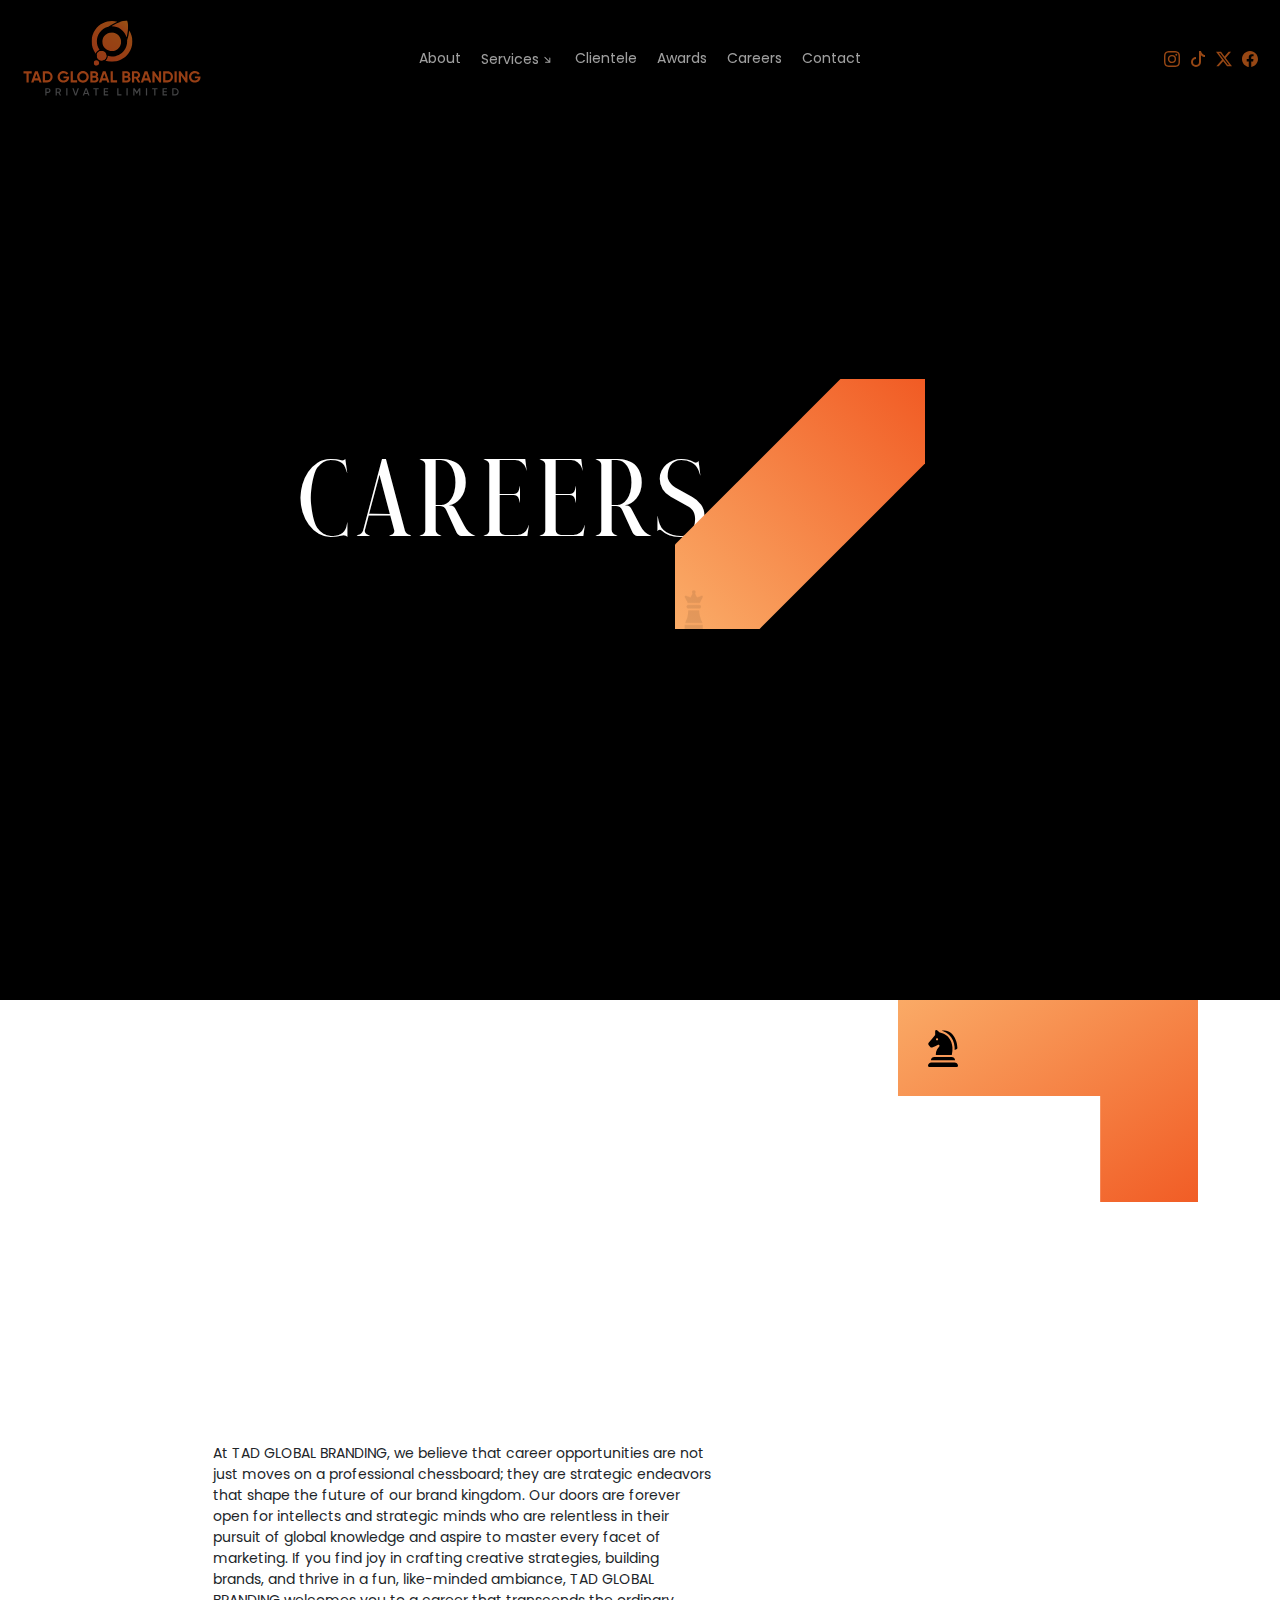
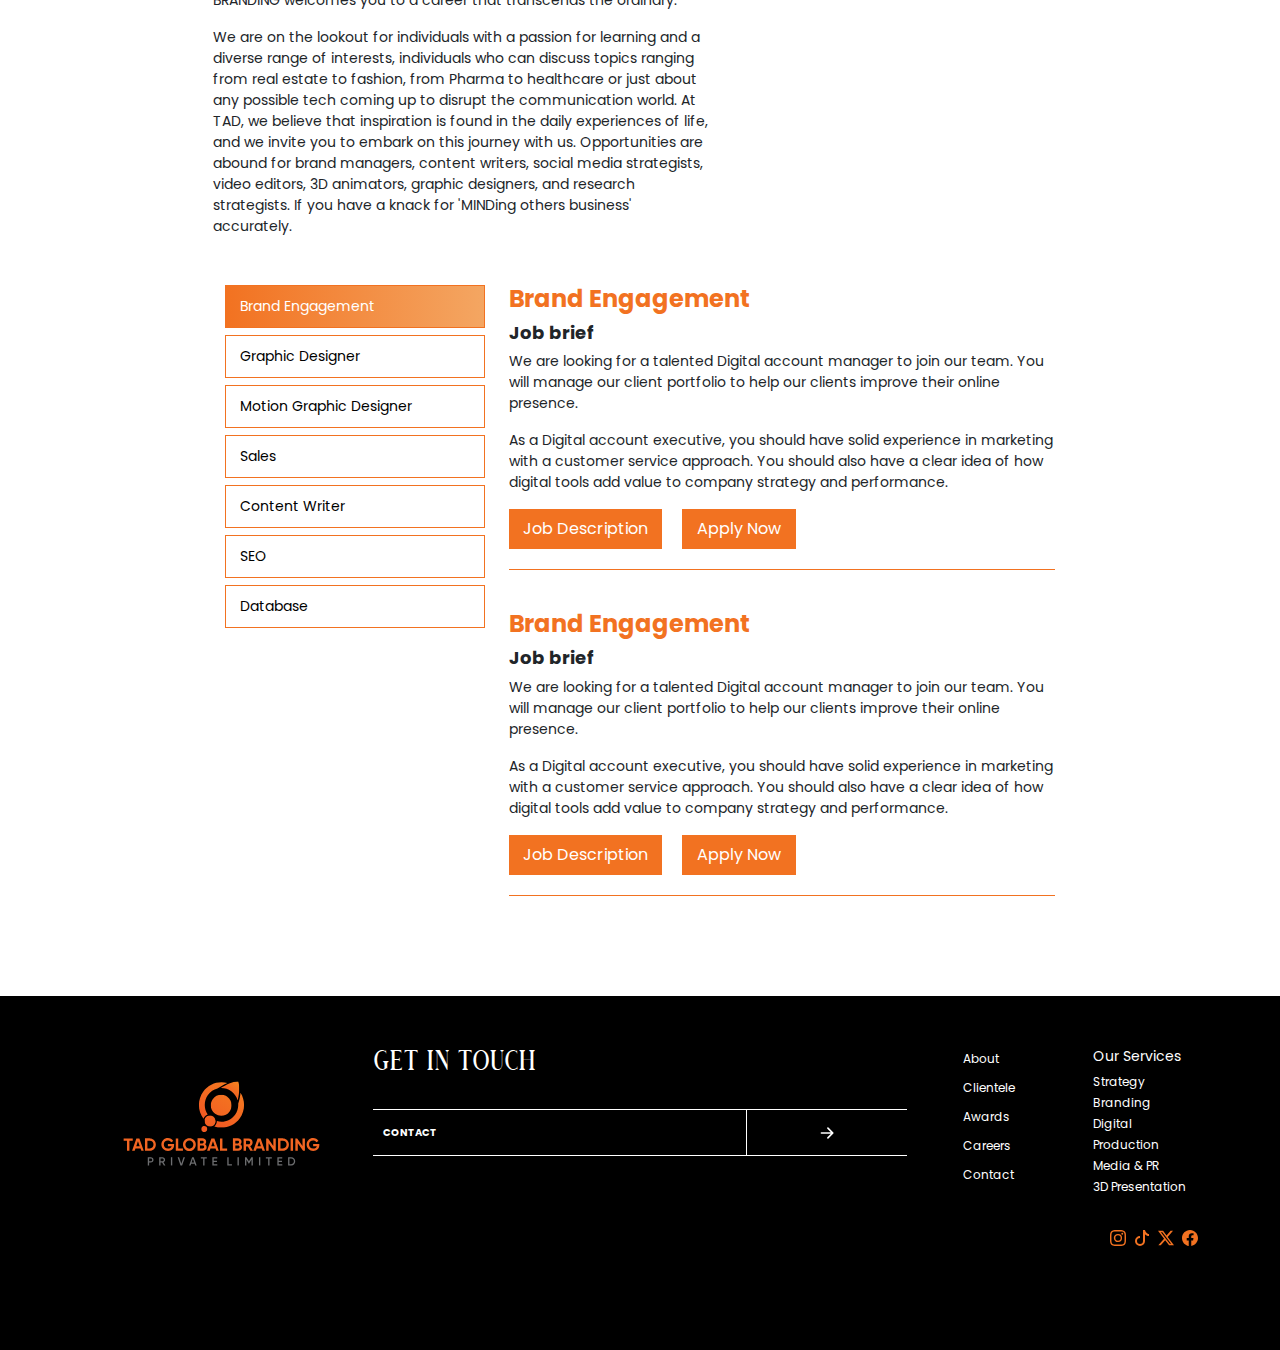
<file: careers.html>
<!DOCTYPE html>
<html lang="en">
<head>
    <meta charset="UTF-8">
    <meta name="viewport" content="width=device-width, initial-scale=1.0">
    <title>TAD Global</title>
    <link rel="apple-touch-icon" sizes="180x180" href="assets/images/favicon/apple-touch-icon.png">
    <link rel="icon" type="image/png" sizes="32x32" href="assets/images/favicon/favicon-32x32.png">
    <link rel="icon" type="image/png" sizes="16x16" href="assets/images/favicon/favicon-16x16.png">
    <link rel="manifest" href="assets/images/favicon/site.webmanifest">
    <link rel="stylesheet" href="assets/css/bootstrap-css/bootstrap.min.css">
    <link rel="stylesheet" href="assets/css/fancybox/fancybox.min.css">
    <link rel="stylesheet" href="assets/css/swiper/swiper-bundle.min.css">
    <link rel="stylesheet" href="assets/css/responsive.css">
    <!-- <link rel="stylesheet" href="assets/css/about-us.css"> -->
</head>
<body>
  <div class="site_wrap">
    <header>
      <div class="container-fluid">
        <div class="row navbardisap">
          <div class="col-lg-3">
            <div class="left">
              <a href="index.html">
                <div class="logo_wrapper">
                  <img src="assets/images/tad-logo.svg" alt="" srcset="">
                </div>
              </a>
            </div>
          </div>
          <div class="col-lg-6 d-flex align-items-center justify-content-center">
            <div class="middle">
              <ul>
                <!-- <li><a href="index.html" class="active">Home</a></li> -->
                <li><a href="about-us.html">About</a></li>
                <li>
                  <div class="a">
                    Services
                    <div class="icon_wrapper">
                      <svg xmlns="http://www.w3.org/2000/svg" width="16" height="16" fill="currentColor" class="bi bi-arrow-down-short" viewBox="0 0 16 16">
                        <path fill-rule="evenodd" d="M8 4a.5.5 0 0 1 .5.5v5.793l2.146-2.147a.5.5 0 0 1 .708.708l-3 3a.5.5 0 0 1-.708 0l-3-3a.5.5 0 1 1 .708-.708L7.5 10.293V4.5A.5.5 0 0 1 8 4"/>
                      </svg>
                    </div>
                    <div class="absoulte_block">
                        <p class="m-0"><a href="the-endgame.html">Strategy</a></p>
                        <p class="m-0"><a href="the-grand-master-stroke.html">Branding</a></p>
                        <p class="m-0"><a href="the-chess-board.html">Digital</a></p>
                        <p class="m-0"><a href="the-moodboard-slay.html">Production</a></p>
                        <p class="m-0"><a href="the-paparazzi-noise.html">Media & PR</a></p>
                        <p class="m-0"><a href="3d-presentation.html">3D Presentation</a></p>
                    </div>
                  </div>
                </li>
                <li><a href="clientele.html">Clientele</a></li>
                <!-- <li><a href="#">Case Studies</a></li> -->
                <li><a href="awards.html">Awards</a></li>                
                <li><a href="careers.html">Careers</a></li>
                <li><a href="contact.html">Contact</a></li>                
              </ul>
            </div>
          </div>
          <div class="col-lg-3 d-flex align-items-center justify-content-end">
            <div class="right">
              <div class="social-icons">
                <ul>
                  <li>
                    <a href="">
                      <svg xmlns="http://www.w3.org/2000/svg" width="16" height="16" fill="#f27221" class="bi bi-instagram" viewBox="0 0 16 16">
                        <path d="M8 0C5.829 0 5.556.01 4.703.048 3.85.088 3.269.222 2.76.42a3.917 3.917 0 0 0-1.417.923A3.927 3.927 0 0 0 .42 2.76C.222 3.268.087 3.85.048 4.7.01 5.555 0 5.827 0 8.001c0 2.172.01 2.444.048 3.297.04.852.174 1.433.372 1.942.205.526.478.972.923 1.417.444.445.89.719 1.416.923.51.198 1.09.333 1.942.372C5.555 15.99 5.827 16 8 16s2.444-.01 3.298-.048c.851-.04 1.434-.174 1.943-.372a3.916 3.916 0 0 0 1.416-.923c.445-.445.718-.891.923-1.417.197-.509.332-1.09.372-1.942C15.99 10.445 16 10.173 16 8s-.01-2.445-.048-3.299c-.04-.851-.175-1.433-.372-1.941a3.926 3.926 0 0 0-.923-1.417A3.911 3.911 0 0 0 13.24.42c-.51-.198-1.092-.333-1.943-.372C10.443.01 10.172 0 7.998 0h.003zm-.717 1.442h.718c2.136 0 2.389.007 3.232.046.78.035 1.204.166 1.486.275.373.145.64.319.92.599.28.28.453.546.598.92.11.281.24.705.275 1.485.039.843.047 1.096.047 3.231s-.008 2.389-.047 3.232c-.035.78-.166 1.203-.275 1.485a2.47 2.47 0 0 1-.599.919c-.28.28-.546.453-.92.598-.28.11-.704.24-1.485.276-.843.038-1.096.047-3.232.047s-2.39-.009-3.233-.047c-.78-.036-1.203-.166-1.485-.276a2.478 2.478 0 0 1-.92-.598 2.48 2.48 0 0 1-.6-.92c-.109-.281-.24-.705-.275-1.485-.038-.843-.046-1.096-.046-3.233 0-2.136.008-2.388.046-3.231.036-.78.166-1.204.276-1.486.145-.373.319-.64.599-.92.28-.28.546-.453.92-.598.282-.11.705-.24 1.485-.276.738-.034 1.024-.044 2.515-.045v.002zm4.988 1.328a.96.96 0 1 0 0 1.92.96.96 0 0 0 0-1.92zm-4.27 1.122a4.109 4.109 0 1 0 0 8.217 4.109 4.109 0 0 0 0-8.217zm0 1.441a2.667 2.667 0 1 1 0 5.334 2.667 2.667 0 0 1 0-5.334z"/>
                      </svg>
                    </a>
                  </li>
                  <li>
                    <a href="">
                      <svg xmlns="http://www.w3.org/2000/svg" width="16" height="16" fill="#f27221" class="bi bi-tiktok" viewBox="0 0 16 16">
                        <path d="M9 0h1.98c.144.715.54 1.617 1.235 2.512C12.895 3.389 13.797 4 15 4v2c-1.753 0-3.07-.814-4-1.829V11a5 5 0 1 1-5-5v2a3 3 0 1 0 3 3V0Z"/>
                      </svg>
                    </a>
                  </li>
                  <li>
                    <a href="">
                      <svg xmlns="http://www.w3.org/2000/svg" width="16" height="16" fill="#f27221" class="bi bi-twitter-x" viewBox="0 0 16 16">
                        <path d="M12.6.75h2.454l-5.36 6.142L16 15.25h-4.937l-3.867-5.07-4.425 5.07H.316l5.733-6.57L0 .75h5.063l3.495 4.633L12.601.75Zm-.86 13.028h1.36L4.323 2.145H2.865l8.875 11.633Z"/>
                      </svg>
                    </a>
                  </li>
                  <li>
                    <a href="">
                      <svg xmlns="http://www.w3.org/2000/svg" width="16" height="16" fill="#f27221" class="bi bi-facebook" viewBox="0 0 16 16">
                        <path d="M16 8.049c0-4.446-3.582-8.05-8-8.05C3.58 0-.002 3.603-.002 8.05c0 4.017 2.926 7.347 6.75 7.951v-5.625h-2.03V8.05H6.75V6.275c0-2.017 1.195-3.131 3.022-3.131.876 0 1.791.157 1.791.157v1.98h-1.009c-.993 0-1.303.621-1.303 1.258v1.51h2.218l-.354 2.326H9.25V16c3.824-.604 6.75-3.934 6.75-7.951z"/>
                      </svg>
                    </a>
                  </li>
                </ul>
              </div>
            </div>
          </div>
        </div>
        <div class="mobile_nav">
          <div class="left">
            <a href="index.html">
              <div class="logo_wrapper">
                <img src="assets/images/tad-logo.svg" alt="" srcset="">
              </div>
            </a>
          </div>
          <div class="right">
            <div class="ham_wrapper home_2">
              <div class="lines_wrapper">
                  <div class="line"></div>
              </div>
              <div class="mb_opptions_wrapper">
            
                  <ul class="mobile">
                      <div class="close">
                          <svg xmlns="http://www.w3.org/2000/svg" width="36" height="36" fill="#ffffff" class="bi bi-x-circle" viewBox="0 0 16 16">
                              <path d="M8 15A7 7 0 1 1 8 1a7 7 0 0 1 0 14zm0 1A8 8 0 1 0 8 0a8 8 0 0 0 0 16z"></path>
                              <path d="M4.646 4.646a.5.5 0 0 1 .708 0L8 7.293l2.646-2.647a.5.5 0 0 1 .708.708L8.707 8l2.647 2.646a.5.5 0 0 1-.708.708L8 8.707l-2.646 2.647a.5.5 0 0 1-.708-.708L7.293 8 4.646 5.354a.5.5 0 0 1 0-.708z"></path>
                          </svg>
                      </div>
                      <li><a href="about-us.html">About</a></li>
                      <li>
                        <div class="a">
                          Services
                          <div class="icon_wrapper">
                            <svg xmlns="http://www.w3.org/2000/svg" width="16" height="16" fill="currentColor" class="bi bi-arrow-down-short" viewBox="0 0 16 16">
                              <path fill-rule="evenodd" d="M8 4a.5.5 0 0 1 .5.5v5.793l2.146-2.147a.5.5 0 0 1 .708.708l-3 3a.5.5 0 0 1-.708 0l-3-3a.5.5 0 1 1 .708-.708L7.5 10.293V4.5A.5.5 0 0 1 8 4"/>
                            </svg>
                          </div>
                          <div class="absoulte_block">
                              <p class="m-0"><a href="the-endgame.html">Strategy</a></p>
                              <p class="m-0"><a href="the-grand-master-stroke.html">Branding</a></p>
                              <p class="m-0"><a href="the-chess-board.html">Digital</a></p>
                              <p class="m-0"><a href="the-moodboard-slay.html">Production</a></p>
                              <p class="m-0"><a href="the-paparazzi-noise.html">Media & PR</a></p>
                              <p class="m-0"><a href="3d-presentation.html">3D Presentation</a></p>
                          </div>
                        </div>
                      </li>
                      <li><a href="clientele.html">Clientele</a></li>
                      <!-- <li><a href="#">Case Studies</a></li> -->
                      <li><a href="awards.html">Awards</a></li> 
                      <li><a href="careers.html">Careers</a></li>
                      <li><a href="contact.html">Contact</a></li> 
                      <div class="right">
                        <div class="social-icons">
                          <ul>
                            <li>
                              <a href="">
                                <svg xmlns="http://www.w3.org/2000/svg" width="16" height="16" fill="#f27221" class="bi bi-instagram" viewBox="0 0 16 16">
                                  <path d="M8 0C5.829 0 5.556.01 4.703.048 3.85.088 3.269.222 2.76.42a3.917 3.917 0 0 0-1.417.923A3.927 3.927 0 0 0 .42 2.76C.222 3.268.087 3.85.048 4.7.01 5.555 0 5.827 0 8.001c0 2.172.01 2.444.048 3.297.04.852.174 1.433.372 1.942.205.526.478.972.923 1.417.444.445.89.719 1.416.923.51.198 1.09.333 1.942.372C5.555 15.99 5.827 16 8 16s2.444-.01 3.298-.048c.851-.04 1.434-.174 1.943-.372a3.916 3.916 0 0 0 1.416-.923c.445-.445.718-.891.923-1.417.197-.509.332-1.09.372-1.942C15.99 10.445 16 10.173 16 8s-.01-2.445-.048-3.299c-.04-.851-.175-1.433-.372-1.941a3.926 3.926 0 0 0-.923-1.417A3.911 3.911 0 0 0 13.24.42c-.51-.198-1.092-.333-1.943-.372C10.443.01 10.172 0 7.998 0h.003zm-.717 1.442h.718c2.136 0 2.389.007 3.232.046.78.035 1.204.166 1.486.275.373.145.64.319.92.599.28.28.453.546.598.92.11.281.24.705.275 1.485.039.843.047 1.096.047 3.231s-.008 2.389-.047 3.232c-.035.78-.166 1.203-.275 1.485a2.47 2.47 0 0 1-.599.919c-.28.28-.546.453-.92.598-.28.11-.704.24-1.485.276-.843.038-1.096.047-3.232.047s-2.39-.009-3.233-.047c-.78-.036-1.203-.166-1.485-.276a2.478 2.478 0 0 1-.92-.598 2.48 2.48 0 0 1-.6-.92c-.109-.281-.24-.705-.275-1.485-.038-.843-.046-1.096-.046-3.233 0-2.136.008-2.388.046-3.231.036-.78.166-1.204.276-1.486.145-.373.319-.64.599-.92.28-.28.546-.453.92-.598.282-.11.705-.24 1.485-.276.738-.034 1.024-.044 2.515-.045v.002zm4.988 1.328a.96.96 0 1 0 0 1.92.96.96 0 0 0 0-1.92zm-4.27 1.122a4.109 4.109 0 1 0 0 8.217 4.109 4.109 0 0 0 0-8.217zm0 1.441a2.667 2.667 0 1 1 0 5.334 2.667 2.667 0 0 1 0-5.334z"/>
                                </svg>
                              </a>
                            </li>
                            <li>
                              <a href="">
                                <svg xmlns="http://www.w3.org/2000/svg" width="16" height="16" fill="#f27221" class="bi bi-tiktok" viewBox="0 0 16 16">
                                  <path d="M9 0h1.98c.144.715.54 1.617 1.235 2.512C12.895 3.389 13.797 4 15 4v2c-1.753 0-3.07-.814-4-1.829V11a5 5 0 1 1-5-5v2a3 3 0 1 0 3 3V0Z"/>
                                </svg>
                              </a>
                            </li>
                            <li>
                              <a href="">
                                <svg xmlns="http://www.w3.org/2000/svg" width="16" height="16" fill="#f27221" class="bi bi-twitter-x" viewBox="0 0 16 16">
                                  <path d="M12.6.75h2.454l-5.36 6.142L16 15.25h-4.937l-3.867-5.07-4.425 5.07H.316l5.733-6.57L0 .75h5.063l3.495 4.633L12.601.75Zm-.86 13.028h1.36L4.323 2.145H2.865l8.875 11.633Z"/>
                                </svg>
                              </a>
                            </li>
                            <li>
                              <a href="">
                                <svg xmlns="http://www.w3.org/2000/svg" width="16" height="16" fill="#f27221" class="bi bi-facebook" viewBox="0 0 16 16">
                                  <path d="M16 8.049c0-4.446-3.582-8.05-8-8.05C3.58 0-.002 3.603-.002 8.05c0 4.017 2.926 7.347 6.75 7.951v-5.625h-2.03V8.05H6.75V6.275c0-2.017 1.195-3.131 3.022-3.131.876 0 1.791.157 1.791.157v1.98h-1.009c-.993 0-1.303.621-1.303 1.258v1.51h2.218l-.354 2.326H9.25V16c3.824-.604 6.75-3.934 6.75-7.951z"/>
                                </svg>
                              </a>
                            </li>
                          </ul>
                        </div>
                      </div>
                  </ul>
              </div>
            </div>
          </div>
        </div>
      </div>
    </header>

    <main>
        <section class="sec_1 services" id="careers">
            <div class="section_wrapper">
              <div class="container">
                <div class="content_wrapper">
                  <h2 class="one">Careers</h2>
                  <!-- <h2 class="two">Careers</h2> -->
                  <!-- <h2 class="three">STROKE</h2> -->
                  <div class="diagonal_strip">
                    <img src="assets/images/strip_1.svg" alt="" srcset="">
                    <div class="strip_content">
                      <div class="content_itself">
                        <div class="text">
                          <p class="hero_text">100+<br>CLIENTS</p>
                        </div>
                        <img src="assets/images/queen.png" class="solider1" alt="" srcset="">
                      </div>
                    </div>
                  </div>
                  
                </div>
              </div>
            </div>
        </section>
      
      <div class="for_strip"></div>      

      <div class="shape_section">
        <div class="container d-flex justify-content-end">
          <div class="image_wrapper">
            <img src="assets/images/strip_3.svg" alt="" srcset="">
            <div class="strip_content">
              <div class="content_itself">
                <div class="text horsetext">
                  <p>25+<br>YEARS</p>
                </div>
                <img src="assets/images/horse.svg" alt="" srcset="" class="horse2">
              </div>
            </div>
          </div>
        </div>
      </div>

      <section class="sec_3" id="intro">
        <div class="section_wrapper">
          <div class="container">
            <div id="jobsWrapper" class="content_wrapper">
              <div class="row justify-content-center">
                <div class="col-lg-9 px-lg-0">
                    <div class="right mb-lg-5 mb-3">
                        <h2 class="sec3_heading">
                            Come work <br> with us
                        </h2>
                        <h4 class="sec3_subheading ps-2 p-0 careers">WE ARE ALWAYS LOOKING FOR PEOPLE WITH A CREATIVE VISION.</h4>
                        <p class="p-0">At TAD GLOBAL BRANDING, we believe that career opportunities are not just moves on a professional chessboard; they are strategic endeavors that shape the future of our brand kingdom. Our doors are forever open for intellects and strategic minds who are relentless in their pursuit of global knowledge and aspire to master every facet of marketing. If you find joy in crafting creative strategies, building brands, and thrive in a fun, like-minded ambiance, TAD GLOBAL BRANDING welcomes you to a career that transcends the ordinary.</p>
                        <p class="p-0">We are on the lookout for individuals with a passion for learning and a diverse range of interests, individuals who can discuss topics ranging from real estate to fashion, from Pharma to healthcare or just about any possible tech coming up to disrupt the communication world. At TAD, we believe that inspiration is found in the daily experiences of life, and we invite you to embark on this journey with us. Opportunities are abound for brand managers, content writers, social media strategists, video editors, 3D animators, graphic designers, and research strategists. If you have a knack for 'MINDing others business' accurately.</p>
                    </div>
                    <div class="row mx-0 row-gap-4">
                        <div class="col-lg-4">
                            <a class="job-toggler active" job-target="0" href="#job-description">
                                Brand Engagement
                            </a>
                            <a class="job-toggler" job-target="1" href="#job-description">
                                Graphic Designer
                            </a>
                            <a class="job-toggler" job-target="2" href="#job-description">
                                Motion Graphic Designer
                            </a>
                            <a class="job-toggler" job-target="3" href="#job-description">
                                Sales
                            </a>
                            <a class="job-toggler" job-target="4" href="#job-description">
                                Content Writer
                            </a>
                            <a class="job-toggler" job-target="5" href="#job-description">
                                SEO
                            </a>
                            <a class="job-toggler" job-target="6" href="#job-description">
                                Database
                            </a>
                        </div>
                        <div id="job-description" class="col-lg-8">
                            <div job-status="active" job-id="0" class="job">
                                <div class="accordion accordion-flush" id="accordion0">
                                    <div class="accordion-item">
                                        <h5 class="title fw-bold">Brand Engagement</h5>
                                        <h6 class="breif fw-bold">Job brief</h6>
                                        <p>We are looking for a talented Digital account manager to join our team. You will manage our client portfolio to help our clients improve their online presence.</p>
                                        <p>As a Digital account executive, you should have solid experience in marketing with a customer service approach. You should also have a clear idea of how digital tools add value to company strategy and performance.</p>
                                        <h2 class="accordion-header">
                                            <button class="accordion-button collapsed" type="button" data-bs-toggle="collapse" data-bs-target="#flush-collapseOne" aria-expanded="false" aria-controls="flush-collapseOne">
                                                Job Description
                                            </button>
                                            <button data-bs-toggle="modal" data-bs-target="#exampleModal" class="btn">
                                                Apply Now
                                            </button>
                                        </h2>
                                        <div id="flush-collapseOne" class="accordion-collapse collapse" data-bs-parent="#accordion0">
                                            <div class="accordion-body">
                                                <strong>This is the first item's accordion body.</strong> It is shown by default, until the collapse
                                                plugin adds the appropriate classes that we use to style each element. These classes control the overall
                                                appearance, as well as the showing and hiding via CSS transitions. You can modify any of this with
                                                custom CSS or overriding our default variables. It's also worth noting that just about any HTML can go
                                                within the <code>.accordion-body</code>, though the transition does limit overflow.
                                            </div>
                                        </div>
                                    </div>
                                    <div class="accordion-item">
                                        <h5 class="title fw-bold">Brand Engagement</h5>
                                        <h6 class="breif fw-bold">Job brief</h6>
                                        <p>We are looking for a talented Digital account manager to join our team. You will manage our client portfolio to help our clients improve their online presence.</p>
                                        <p>As a Digital account executive, you should have solid experience in marketing with a customer service approach. You should also have a clear idea of how digital tools add value to company strategy and performance.</p>
                                        <h2 class="accordion-header">
                                            <button class="accordion-button collapsed" type="button" data-bs-toggle="collapse" data-bs-target="#flush-collapseTwo" aria-expanded="false" aria-controls="flush-collapseTwo">
                                                Job Description
                                            </button>
                                            <button data-bs-toggle="modal" data-bs-target="#exampleModal" class="btn">
                                                Apply Now
                                            </button>
                                        </h2>
                                        <div id="flush-collapseTwo" class="accordion-collapse collapse" data-bs-parent="#accordion0">
                                            <div class="accordion-body">
                                                <strong>This is the first item's accordion body.</strong> It is shown by default, until the collapse
                                                plugin adds the appropriate classes that we use to style each element. These classes control the overall
                                                appearance, as well as the showing and hiding via CSS transitions. You can modify any of this with
                                                custom CSS or overriding our default variables. It's also worth noting that just about any HTML can go
                                                within the <code>.accordion-body</code>, though the transition does limit overflow.
                                            </div>
                                        </div>
                                    </div>
                                </div>                                
                            </div>
                            <div job-status="inactive" job-id="1" class="job">
                                <div class="accordion accordion-flush" id="accordion1">
                                    <div class="accordion-item">
                                        <h5 class="title fw-bold">Graphic Designer</h5>
                                        <h6 class="breif fw-bold">Job brief</h6>
                                        <p>We are looking for a talented Digital account manager to join our team. You will manage our client portfolio to help our clients improve their online presence.</p>
                                        <p>As a Digital account executive, you should have solid experience in marketing with a customer service approach. You should also have a clear idea of how digital tools add value to company strategy and performance.</p>
                                        <h2 class="accordion-header">
                                            <button class="accordion-button collapsed" type="button" data-bs-toggle="collapse" data-bs-target="#flush-collapseOne" aria-expanded="false" aria-controls="flush-collapseOne">
                                                Job Description
                                            </button>
                                            <button data-bs-toggle="modal" data-bs-target="#exampleModal" class="btn">
                                                Apply Now
                                            </button>
                                        </h2>
                                        <div id="flush-collapseOne" class="accordion-collapse collapse" data-bs-parent="#accordion1">
                                            <div class="accordion-body">
                                                <strong>This is the first item's accordion body.</strong> It is shown by default, until the collapse
                                                plugin adds the appropriate classes that we use to style each element. These classes control the overall
                                                appearance, as well as the showing and hiding via CSS transitions. You can modify any of this with
                                                custom CSS or overriding our default variables. It's also worth noting that just about any HTML can go
                                                within the <code>.accordion-body</code>, though the transition does limit overflow.
                                            </div>
                                        </div>
                                    </div>
                                    <div class="accordion-item">
                                        <h5 class="title fw-bold">Brand Engagement</h5>
                                        <h6 class="breif fw-bold">Job brief</h6>
                                        <p>We are looking for a talented Digital account manager to join our team. You will manage our client portfolio to help our clients improve their online presence.</p>
                                        <p>As a Digital account executive, you should have solid experience in marketing with a customer service approach. You should also have a clear idea of how digital tools add value to company strategy and performance.</p>
                                        <h2 class="accordion-header">
                                            <button class="accordion-button collapsed" type="button" data-bs-toggle="collapse" data-bs-target="#flush-collapseTwo" aria-expanded="false" aria-controls="flush-collapseTwo">
                                                Job Description
                                            </button>
                                            <button data-bs-toggle="modal" data-bs-target="#exampleModal" class="btn">
                                                Apply Now
                                            </button>
                                        </h2>
                                        <div id="flush-collapseTwo" class="accordion-collapse collapse" data-bs-parent="#accordion1">
                                            <div class="accordion-body">
                                                <strong>This is the first item's accordion body.</strong> It is shown by default, until the collapse
                                                plugin adds the appropriate classes that we use to style each element. These classes control the overall
                                                appearance, as well as the showing and hiding via CSS transitions. You can modify any of this with
                                                custom CSS or overriding our default variables. It's also worth noting that just about any HTML can go
                                                within the <code>.accordion-body</code>, though the transition does limit overflow.
                                            </div>
                                        </div>
                                    </div>
                                </div>                                
                            </div>
                            <div job-status="inactive" job-id="2" class="job">
                                <div class="accordion accordion-flush" id="accordion2">
                                    <div class="accordion-item">
                                        <h5 class="title fw-bold">Motion Graphic Designer</h5>
                                        <h6 class="breif fw-bold">Job brief</h6>
                                        <p>We are looking for a talented Digital account manager to join our team. You will manage our client portfolio to help our clients improve their online presence.</p>
                                        <p>As a Digital account executive, you should have solid experience in marketing with a customer service approach. You should also have a clear idea of how digital tools add value to company strategy and performance.</p>
                                        <h2 class="accordion-header">
                                            <button class="accordion-button collapsed" type="button" data-bs-toggle="collapse" data-bs-target="#flush-collapseOne" aria-expanded="false" aria-controls="flush-collapseOne">
                                                Job Description
                                            </button>
                                            <button data-bs-toggle="modal" data-bs-target="#exampleModal" class="btn">
                                                Apply Now
                                            </button>
                                        </h2>
                                        <div id="flush-collapseOne" class="accordion-collapse collapse" data-bs-parent="#accordion2">
                                            <div class="accordion-body">
                                                <strong>This is the first item's accordion body.</strong> It is shown by default, until the collapse
                                                plugin adds the appropriate classes that we use to style each element. These classes control the overall
                                                appearance, as well as the showing and hiding via CSS transitions. You can modify any of this with
                                                custom CSS or overriding our default variables. It's also worth noting that just about any HTML can go
                                                within the <code>.accordion-body</code>, though the transition does limit overflow.
                                            </div>
                                        </div>
                                    </div>
                                    <div class="accordion-item">
                                        <h5 class="title fw-bold">Brand Engagement</h5>
                                        <h6 class="breif fw-bold">Job brief</h6>
                                        <p>We are looking for a talented Digital account manager to join our team. You will manage our client portfolio to help our clients improve their online presence.</p>
                                        <p>As a Digital account executive, you should have solid experience in marketing with a customer service approach. You should also have a clear idea of how digital tools add value to company strategy and performance.</p>
                                        <h2 class="accordion-header">
                                            <button class="accordion-button collapsed" type="button" data-bs-toggle="collapse" data-bs-target="#flush-collapseTwo" aria-expanded="false" aria-controls="flush-collapseTwo">
                                                Job Description
                                            </button>
                                            <button data-bs-toggle="modal" data-bs-target="#exampleModal" class="btn">
                                                Apply Now
                                            </button>
                                        </h2>
                                        <div id="flush-collapseTwo" class="accordion-collapse collapse" data-bs-parent="#accordion2">
                                            <div class="accordion-body">
                                                <strong>This is the first item's accordion body.</strong> It is shown by default, until the collapse
                                                plugin adds the appropriate classes that we use to style each element. These classes control the overall
                                                appearance, as well as the showing and hiding via CSS transitions. You can modify any of this with
                                                custom CSS or overriding our default variables. It's also worth noting that just about any HTML can go
                                                within the <code>.accordion-body</code>, though the transition does limit overflow.
                                            </div>
                                        </div>
                                    </div>
                                </div>                                
                            </div>
                            <div job-status="inactive" job-id="3" class="job">
                                <div class="accordion accordion-flush" id="accordion2">
                                    <div class="accordion-item">
                                        <h5 class="title fw-bold">Sales</h5>
                                        <h6 class="breif fw-bold">Job brief</h6>
                                        <p>We are looking for a talented Digital account manager to join our team. You will manage our client portfolio to help our clients improve their online presence.</p>
                                        <p>As a Digital account executive, you should have solid experience in marketing with a customer service approach. You should also have a clear idea of how digital tools add value to company strategy and performance.</p>
                                        <h2 class="accordion-header">
                                            <button class="accordion-button collapsed" type="button" data-bs-toggle="collapse" data-bs-target="#flush-collapseOne" aria-expanded="false" aria-controls="flush-collapseOne">
                                                Job Description
                                            </button>
                                            <button data-bs-toggle="modal" data-bs-target="#exampleModal" class="btn">
                                                Apply Now
                                            </button>
                                        </h2>
                                        <div id="flush-collapseOne" class="accordion-collapse collapse" data-bs-parent="#accordion2">
                                            <div class="accordion-body">
                                                <strong>This is the first item's accordion body.</strong> It is shown by default, until the collapse
                                                plugin adds the appropriate classes that we use to style each element. These classes control the overall
                                                appearance, as well as the showing and hiding via CSS transitions. You can modify any of this with
                                                custom CSS or overriding our default variables. It's also worth noting that just about any HTML can go
                                                within the <code>.accordion-body</code>, though the transition does limit overflow.
                                            </div>
                                        </div>
                                    </div>
                                    <div class="accordion-item">
                                        <h5 class="title fw-bold">Brand Engagement</h5>
                                        <h6 class="breif fw-bold">Job brief</h6>
                                        <p>We are looking for a talented Digital account manager to join our team. You will manage our client portfolio to help our clients improve their online presence.</p>
                                        <p>As a Digital account executive, you should have solid experience in marketing with a customer service approach. You should also have a clear idea of how digital tools add value to company strategy and performance.</p>
                                        <h2 class="accordion-header">
                                            <button class="accordion-button collapsed" type="button" data-bs-toggle="collapse" data-bs-target="#flush-collapseTwo" aria-expanded="false" aria-controls="flush-collapseTwo">
                                                Job Description
                                            </button>
                                            <button data-bs-toggle="modal" data-bs-target="#exampleModal" class="btn">
                                                Apply Now
                                            </button>
                                        </h2>
                                        <div id="flush-collapseTwo" class="accordion-collapse collapse" data-bs-parent="#accordion2">
                                            <div class="accordion-body">
                                                <strong>This is the first item's accordion body.</strong> It is shown by default, until the collapse
                                                plugin adds the appropriate classes that we use to style each element. These classes control the overall
                                                appearance, as well as the showing and hiding via CSS transitions. You can modify any of this with
                                                custom CSS or overriding our default variables. It's also worth noting that just about any HTML can go
                                                within the <code>.accordion-body</code>, though the transition does limit overflow.
                                            </div>
                                        </div>
                                    </div>
                                </div>                                
                            </div>
                            <div job-status="inactive" job-id="4" class="job">
                                <div class="accordion accordion-flush" id="accordion2">
                                    <div class="accordion-item">
                                        <h5 class="title fw-bold">Content Writer</h5>
                                        <h6 class="breif fw-bold">Job brief</h6>
                                        <p>We are looking for a talented Digital account manager to join our team. You will manage our client portfolio to help our clients improve their online presence.</p>
                                        <p>As a Digital account executive, you should have solid experience in marketing with a customer service approach. You should also have a clear idea of how digital tools add value to company strategy and performance.</p>
                                        <h2 class="accordion-header">
                                            <button class="accordion-button collapsed" type="button" data-bs-toggle="collapse" data-bs-target="#flush-collapseOne" aria-expanded="false" aria-controls="flush-collapseOne">
                                                Job Description
                                            </button>
                                            <button data-bs-toggle="modal" data-bs-target="#exampleModal" class="btn">
                                                Apply Now
                                            </button>
                                        </h2>
                                        <div id="flush-collapseOne" class="accordion-collapse collapse" data-bs-parent="#accordion2">
                                            <div class="accordion-body">
                                                <strong>This is the first item's accordion body.</strong> It is shown by default, until the collapse
                                                plugin adds the appropriate classes that we use to style each element. These classes control the overall
                                                appearance, as well as the showing and hiding via CSS transitions. You can modify any of this with
                                                custom CSS or overriding our default variables. It's also worth noting that just about any HTML can go
                                                within the <code>.accordion-body</code>, though the transition does limit overflow.
                                            </div>
                                        </div>
                                    </div>
                                    <div class="accordion-item">
                                        <h5 class="title fw-bold">Brand Engagement</h5>
                                        <h6 class="breif fw-bold">Job brief</h6>
                                        <p>We are looking for a talented Digital account manager to join our team. You will manage our client portfolio to help our clients improve their online presence.</p>
                                        <p>As a Digital account executive, you should have solid experience in marketing with a customer service approach. You should also have a clear idea of how digital tools add value to company strategy and performance.</p>
                                        <h2 class="accordion-header">
                                            <button class="accordion-button collapsed" type="button" data-bs-toggle="collapse" data-bs-target="#flush-collapseTwo" aria-expanded="false" aria-controls="flush-collapseTwo">
                                                Job Description
                                            </button>
                                            <button data-bs-toggle="modal" data-bs-target="#exampleModal" class="btn">
                                                Apply Now
                                            </button>
                                        </h2>
                                        <div id="flush-collapseTwo" class="accordion-collapse collapse" data-bs-parent="#accordion2">
                                            <div class="accordion-body">
                                                <strong>This is the first item's accordion body.</strong> It is shown by default, until the collapse
                                                plugin adds the appropriate classes that we use to style each element. These classes control the overall
                                                appearance, as well as the showing and hiding via CSS transitions. You can modify any of this with
                                                custom CSS or overriding our default variables. It's also worth noting that just about any HTML can go
                                                within the <code>.accordion-body</code>, though the transition does limit overflow.
                                            </div>
                                        </div>
                                    </div>
                                </div>                                
                            </div>
                            <div job-status="inactive" job-id="5" class="job">
                                <div class="accordion accordion-flush" id="accordion2">
                                    <div class="accordion-item">
                                        <h5 class="title fw-bold">SEO</h5>
                                        <h6 class="breif fw-bold">Job brief</h6>
                                        <p>We are looking for a talented Digital account manager to join our team. You will manage our client portfolio to help our clients improve their online presence.</p>
                                        <p>As a Digital account executive, you should have solid experience in marketing with a customer service approach. You should also have a clear idea of how digital tools add value to company strategy and performance.</p>
                                        <h2 class="accordion-header">
                                            <button class="accordion-button collapsed" type="button" data-bs-toggle="collapse" data-bs-target="#flush-collapseOne" aria-expanded="false" aria-controls="flush-collapseOne">
                                                Job Description
                                            </button>
                                            <button data-bs-toggle="modal" data-bs-target="#exampleModal" class="btn">
                                                Apply Now
                                            </button>
                                        </h2>
                                        <div id="flush-collapseOne" class="accordion-collapse collapse" data-bs-parent="#accordion2">
                                            <div class="accordion-body">
                                                <strong>This is the first item's accordion body.</strong> It is shown by default, until the collapse
                                                plugin adds the appropriate classes that we use to style each element. These classes control the overall
                                                appearance, as well as the showing and hiding via CSS transitions. You can modify any of this with
                                                custom CSS or overriding our default variables. It's also worth noting that just about any HTML can go
                                                within the <code>.accordion-body</code>, though the transition does limit overflow.
                                            </div>
                                        </div>
                                    </div>
                                    <div class="accordion-item">
                                        <h5 class="title fw-bold">Brand Engagement</h5>
                                        <h6 class="breif fw-bold">Job brief</h6>
                                        <p>We are looking for a talented Digital account manager to join our team. You will manage our client portfolio to help our clients improve their online presence.</p>
                                        <p>As a Digital account executive, you should have solid experience in marketing with a customer service approach. You should also have a clear idea of how digital tools add value to company strategy and performance.</p>
                                        <h2 class="accordion-header">
                                            <button class="accordion-button collapsed" type="button" data-bs-toggle="collapse" data-bs-target="#flush-collapseTwo" aria-expanded="false" aria-controls="flush-collapseTwo">
                                                Job Description
                                            </button>
                                            <button data-bs-toggle="modal" data-bs-target="#exampleModal" class="btn">
                                                Apply Now
                                            </button>
                                        </h2>
                                        <div id="flush-collapseTwo" class="accordion-collapse collapse" data-bs-parent="#accordion2">
                                            <div class="accordion-body">
                                                <strong>This is the first item's accordion body.</strong> It is shown by default, until the collapse
                                                plugin adds the appropriate classes that we use to style each element. These classes control the overall
                                                appearance, as well as the showing and hiding via CSS transitions. You can modify any of this with
                                                custom CSS or overriding our default variables. It's also worth noting that just about any HTML can go
                                                within the <code>.accordion-body</code>, though the transition does limit overflow.
                                            </div>
                                        </div>
                                    </div>
                                </div>                                
                            </div>
                            <div job-status="inactive" job-id="6" class="job">
                                <div class="accordion accordion-flush" id="accordion2">
                                    <div class="accordion-item">
                                        <h5 class="title fw-bold">Database</h5>
                                        <h6 class="breif fw-bold">Job brief</h6>
                                        <p>We are looking for a talented Digital account manager to join our team. You will manage our client portfolio to help our clients improve their online presence.</p>
                                        <p>As a Digital account executive, you should have solid experience in marketing with a customer service approach. You should also have a clear idea of how digital tools add value to company strategy and performance.</p>
                                        <h2 class="accordion-header">
                                            <button class="accordion-button collapsed" type="button" data-bs-toggle="collapse" data-bs-target="#flush-collapseOne" aria-expanded="false" aria-controls="flush-collapseOne">
                                                Job Description
                                            </button>
                                            <button data-bs-toggle="modal" data-bs-target="#exampleModal" class="btn">
                                                Apply Now
                                            </button>
                                        </h2>
                                        <div id="flush-collapseOne" class="accordion-collapse collapse" data-bs-parent="#accordion2">
                                            <div class="accordion-body">
                                                <strong>This is the first item's accordion body.</strong> It is shown by default, until the collapse
                                                plugin adds the appropriate classes that we use to style each element. These classes control the overall
                                                appearance, as well as the showing and hiding via CSS transitions. You can modify any of this with
                                                custom CSS or overriding our default variables. It's also worth noting that just about any HTML can go
                                                within the <code>.accordion-body</code>, though the transition does limit overflow.
                                            </div>
                                        </div>
                                    </div>
                                    <div class="accordion-item">
                                        <h5 class="title fw-bold">Brand Engagement</h5>
                                        <h6 class="breif fw-bold">Job brief</h6>
                                        <p>We are looking for a talented Digital account manager to join our team. You will manage our client portfolio to help our clients improve their online presence.</p>
                                        <p>As a Digital account executive, you should have solid experience in marketing with a customer service approach. You should also have a clear idea of how digital tools add value to company strategy and performance.</p>
                                        <h2 class="accordion-header">
                                            <button class="accordion-button collapsed" type="button" data-bs-toggle="collapse" data-bs-target="#flush-collapseTwo" aria-expanded="false" aria-controls="flush-collapseTwo">
                                                Job Description
                                            </button>
                                            <button data-bs-toggle="modal" data-bs-target="#exampleModal" class="btn">
                                                Apply Now
                                            </button>
                                        </h2>
                                        <div id="flush-collapseTwo" class="accordion-collapse collapse" data-bs-parent="#accordion2">
                                            <div class="accordion-body">
                                                <strong>This is the first item's accordion body.</strong> It is shown by default, until the collapse
                                                plugin adds the appropriate classes that we use to style each element. These classes control the overall
                                                appearance, as well as the showing and hiding via CSS transitions. You can modify any of this with
                                                custom CSS or overriding our default variables. It's also worth noting that just about any HTML can go
                                                within the <code>.accordion-body</code>, though the transition does limit overflow.
                                            </div>
                                        </div>
                                    </div>
                                </div>                                
                            </div>
                        </div>
                    </div>
                </div>
              </div>
            </div>
          </div>
        </div>
      </section>

      <footer>
        <div class="container">
          <div class="row mx-0">
            <div class="col-lg-3 d-flex align-items-center justify-content-center">
              <a href="index.html">
                <div class="left">
                  <img src="assets/images/tad-logo.svg" alt="" srcset="">
                </div>
              </a>
            </div>
            <div class="col-lg-6">
              <div class="middle">
                <h3>GET IN TOUCH</h3>
                <div class="contact_us_wrapper">
                  <div class="contact"><p>CONTACT </p></div>
                  <div class="cta">
                    <a href="about-us.html">
                      <svg xmlns="http://www.w3.org/2000/svg" width="26" height="26" fill="#ffffff" class="bi bi-arrow-right-short" viewBox="0 0 16 16">
                        <path fill-rule="evenodd" d="M4 8a.5.5 0 0 1 .5-.5h5.793L8.146 5.354a.5.5 0 1 1 .708-.708l3 3a.5.5 0 0 1 0 .708l-3 3a.5.5 0 0 1-.708-.708L10.293 8.5H4.5A.5.5 0 0 1 4 8"/>
                      </svg>
                    </a>
                  </div>
                </div>
              </div>
            </div>
            <div class="col-lg-3 end">
              <div class="d-flex gap-3 justify-content-between">
                <div class="">
                  <ul>                    
                    <li><a href="about-us.html">About</a></li>
                    <li><a href="clientele.html">Clientele</a></li>
                    <!-- <li><a href="#">Case Studies</a></li> -->
                    <li><a href="awards.html">Awards</a></li>
                    <li><a href="careers.html">Careers</a></li>
                    <li><a href="contact.html">Contact</a></li>
                  </ul>
                </div>
                <div class="">
                  <p class="mb-1">Our Services</p>
                  <p class="m-0"><a href="the-endgame.html">Strategy</a></p>
                  <p class="m-0"><a href="the-grand-master-stroke.html">Branding</a></p>
                  <p class="m-0"><a href="the-chess-board.html">Digital</a></p>
                  <p class="m-0"><a href="the-moodboard-slay.html">Production</a></p>
                  <p class="m-0"><a href="the-paparazzi-noise.html">Media & PR</a></p>
                  <p class="m-0"><a href="3d-presentation.html">3D Presentation</a></p>
                </div>
              </div>
            </div>
          </div>
          <div class="row">
            <div class="ms-auto mt-lg-4 mt-3">
                <div class="d-flex gap-2 align-items-center justify-content-end">
                  <a href="">
                    <svg xmlns="http://www.w3.org/2000/svg" width="16" height="16" fill="#f27221" class="bi bi-instagram" viewBox="0 0 16 16">
                      <path d="M8 0C5.829 0 5.556.01 4.703.048 3.85.088 3.269.222 2.76.42a3.917 3.917 0 0 0-1.417.923A3.927 3.927 0 0 0 .42 2.76C.222 3.268.087 3.85.048 4.7.01 5.555 0 5.827 0 8.001c0 2.172.01 2.444.048 3.297.04.852.174 1.433.372 1.942.205.526.478.972.923 1.417.444.445.89.719 1.416.923.51.198 1.09.333 1.942.372C5.555 15.99 5.827 16 8 16s2.444-.01 3.298-.048c.851-.04 1.434-.174 1.943-.372a3.916 3.916 0 0 0 1.416-.923c.445-.445.718-.891.923-1.417.197-.509.332-1.09.372-1.942C15.99 10.445 16 10.173 16 8s-.01-2.445-.048-3.299c-.04-.851-.175-1.433-.372-1.941a3.926 3.926 0 0 0-.923-1.417A3.911 3.911 0 0 0 13.24.42c-.51-.198-1.092-.333-1.943-.372C10.443.01 10.172 0 7.998 0h.003zm-.717 1.442h.718c2.136 0 2.389.007 3.232.046.78.035 1.204.166 1.486.275.373.145.64.319.92.599.28.28.453.546.598.92.11.281.24.705.275 1.485.039.843.047 1.096.047 3.231s-.008 2.389-.047 3.232c-.035.78-.166 1.203-.275 1.485a2.47 2.47 0 0 1-.599.919c-.28.28-.546.453-.92.598-.28.11-.704.24-1.485.276-.843.038-1.096.047-3.232.047s-2.39-.009-3.233-.047c-.78-.036-1.203-.166-1.485-.276a2.478 2.478 0 0 1-.92-.598 2.48 2.48 0 0 1-.6-.92c-.109-.281-.24-.705-.275-1.485-.038-.843-.046-1.096-.046-3.233 0-2.136.008-2.388.046-3.231.036-.78.166-1.204.276-1.486.145-.373.319-.64.599-.92.28-.28.546-.453.92-.598.282-.11.705-.24 1.485-.276.738-.034 1.024-.044 2.515-.045v.002zm4.988 1.328a.96.96 0 1 0 0 1.92.96.96 0 0 0 0-1.92zm-4.27 1.122a4.109 4.109 0 1 0 0 8.217 4.109 4.109 0 0 0 0-8.217zm0 1.441a2.667 2.667 0 1 1 0 5.334 2.667 2.667 0 0 1 0-5.334z"></path>
                    </svg>
                  </a>
                  <a href="">
                    <svg xmlns="http://www.w3.org/2000/svg" width="16" height="16" fill="#f27221" class="bi bi-tiktok" viewBox="0 0 16 16">
                      <path d="M9 0h1.98c.144.715.54 1.617 1.235 2.512C12.895 3.389 13.797 4 15 4v2c-1.753 0-3.07-.814-4-1.829V11a5 5 0 1 1-5-5v2a3 3 0 1 0 3 3V0Z"></path>
                    </svg>
                  </a>
                  <a href="">
                    <svg xmlns="http://www.w3.org/2000/svg" width="16" height="16" fill="#f27221" class="bi bi-twitter-x" viewBox="0 0 16 16">
                      <path d="M12.6.75h2.454l-5.36 6.142L16 15.25h-4.937l-3.867-5.07-4.425 5.07H.316l5.733-6.57L0 .75h5.063l3.495 4.633L12.601.75Zm-.86 13.028h1.36L4.323 2.145H2.865l8.875 11.633Z"></path>
                    </svg>
                  </a>
                  <a href="">
                    <svg xmlns="http://www.w3.org/2000/svg" width="16" height="16" fill="#f27221" class="bi bi-facebook" viewBox="0 0 16 16">
                      <path d="M16 8.049c0-4.446-3.582-8.05-8-8.05C3.58 0-.002 3.603-.002 8.05c0 4.017 2.926 7.347 6.75 7.951v-5.625h-2.03V8.05H6.75V6.275c0-2.017 1.195-3.131 3.022-3.131.876 0 1.791.157 1.791.157v1.98h-1.009c-.993 0-1.303.621-1.303 1.258v1.51h2.218l-.354 2.326H9.25V16c3.824-.604 6.75-3.934 6.75-7.951z"></path>
                    </svg>
                  </a>
                </div>
            </div>
          </div>
        </div>
      </footer>

    </main>

  
    <!-- Modal -->
    <div class="modal fade" id="exampleModal" data-bs-backdrop="static" tabindex="-1" aria-labelledby="exampleModalLabel" aria-hidden="true">
        <div class="modal-dialog modal-dialog-centered">
            <div class="modal-content">
                <div class="modal-header">
                    <h1 class="modal-title fs-5" id="exampleModalLabel">Send your resume</h1>
                    <button type="button" class="btn-close" data-bs-dismiss="modal" aria-label="Close"></button>
                </div>
                <div class="modal-body">
                    <form id="jobApplyForm" class="mainFormCSS" method="post">
                        <input type="text" placeholder="Your Name" name="" id="">
                        <input type="number" placeholder="Your Mobile Number" name="" id="">
                        <input type="email" placeholder="Your Email" name="" id="">
                        <input type="text" placeholder="Location">
                        <select class="onChange" name="experience">
                            <option selected disabled value="0">Experience Level</option>
                            <option value="fresher">Fresher</option>
                        </select>
                        <input type="number" min="1000" placeholder="Current CTC">
                        <input type="number" min="1000" placeholder="Expected CTC">
                        <label class="ms-2" for="">Upload Your Resume</label>
                        <input type="file" placeholder="Upload Your resume">
                        <button type="submit" value="submit">SEND</button>
                    </form>
                </div>
            </div>
        </div>
    </div>



  <script src="assets/js/bootstrap-js/bootstrap.min.js"></script>
  <script src="assets/js/jquery.js"></script>
  <script src="assets/js/swiper-bundle.min.js"></script>
  <script src="assets/js/fancybox.min.js"></script>
  <script src="assets/js/gsap.min.js"></script>
  <script src="assets/js/ScrollTrigger.min.js"></script>
  <script src="assets/js/TweenMax.min.js"></script>
  <script src="assets/js/secret-script.js"></script>
  <script src="assets/js/script.js"></script>
</body>
</html>
</file>
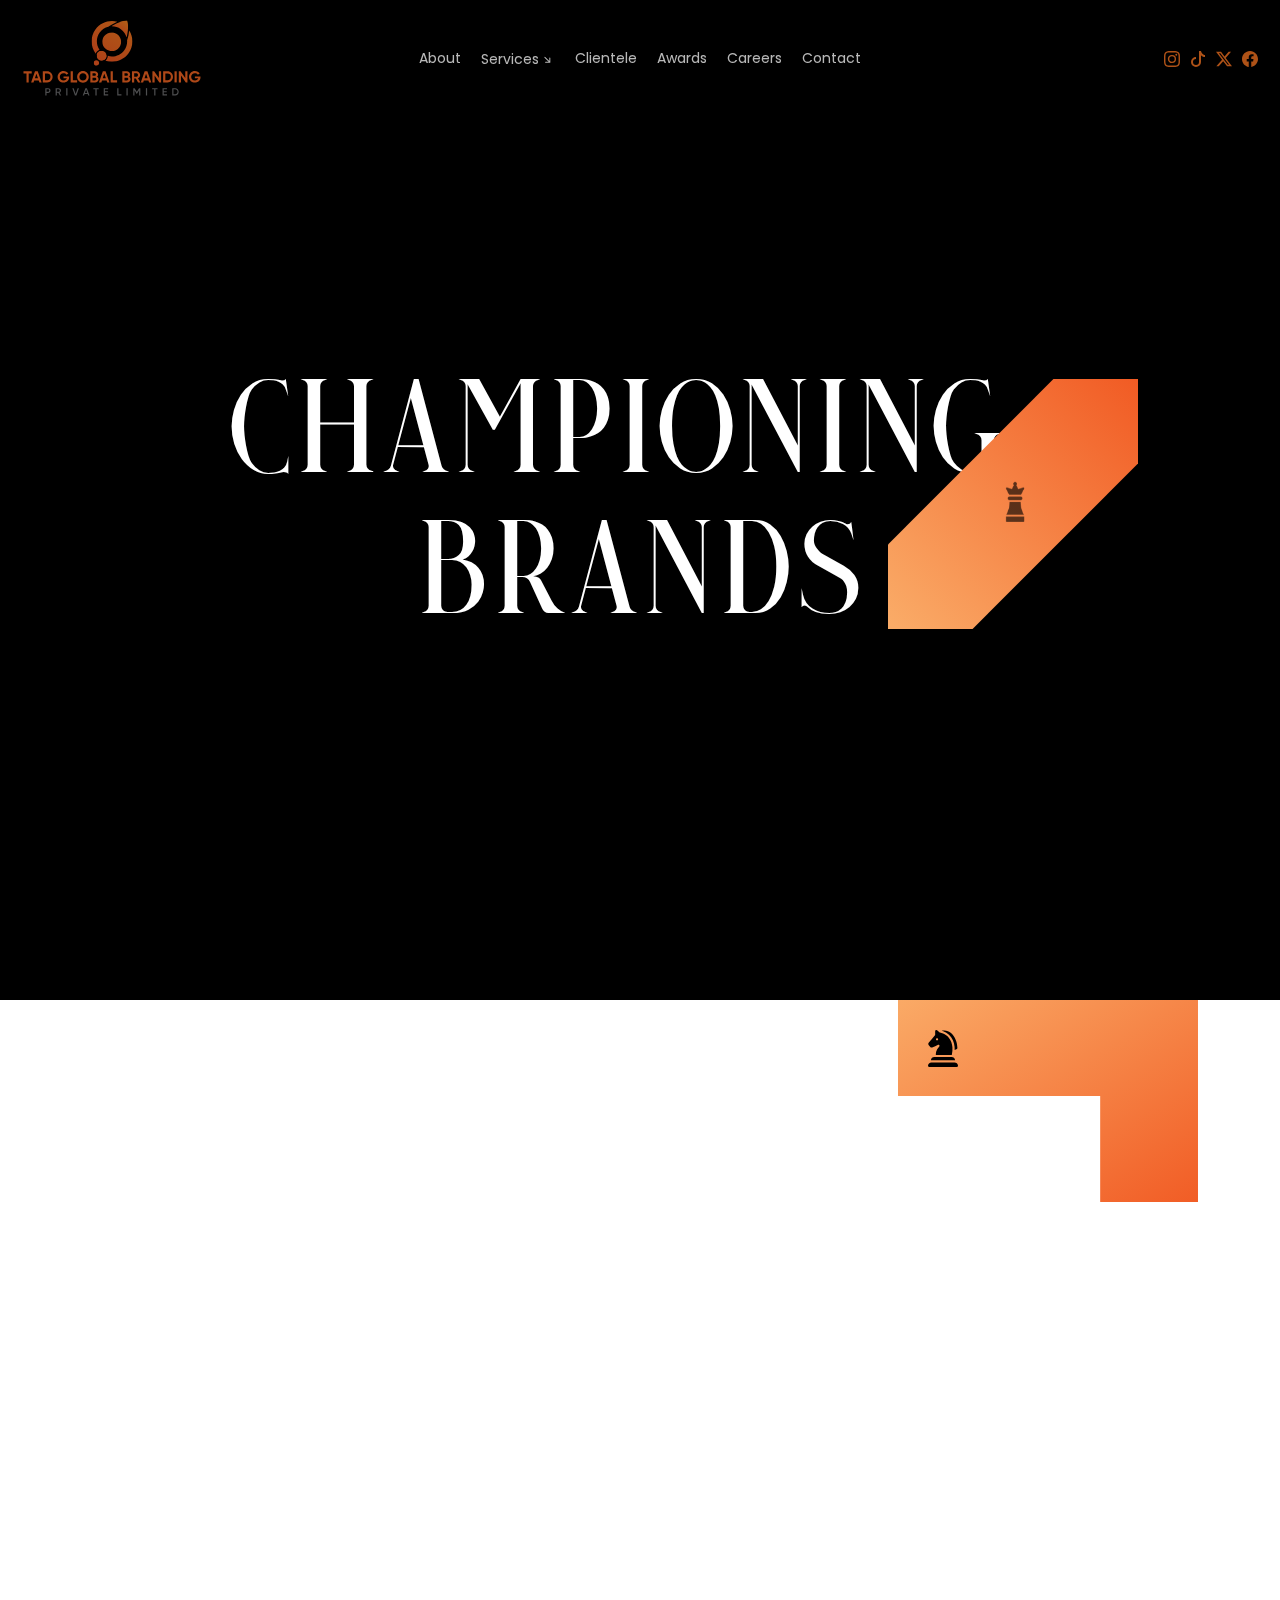
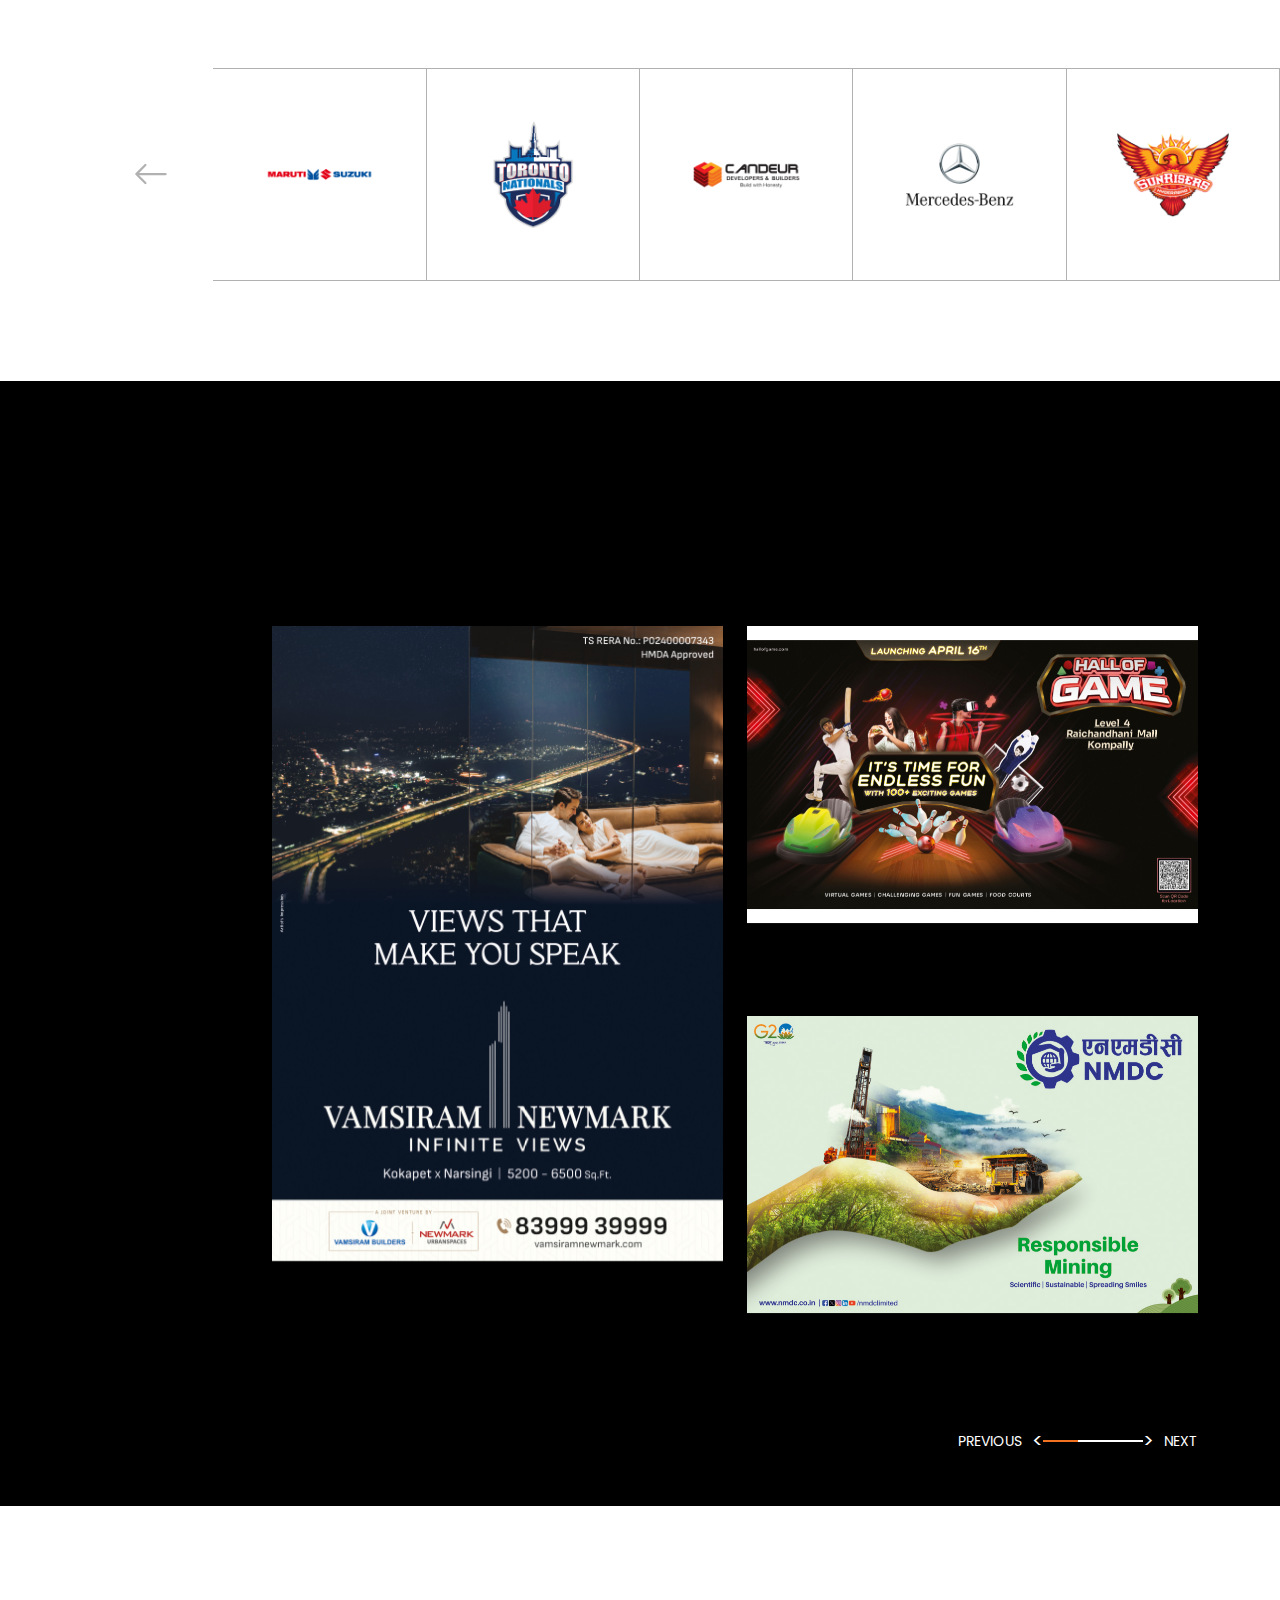
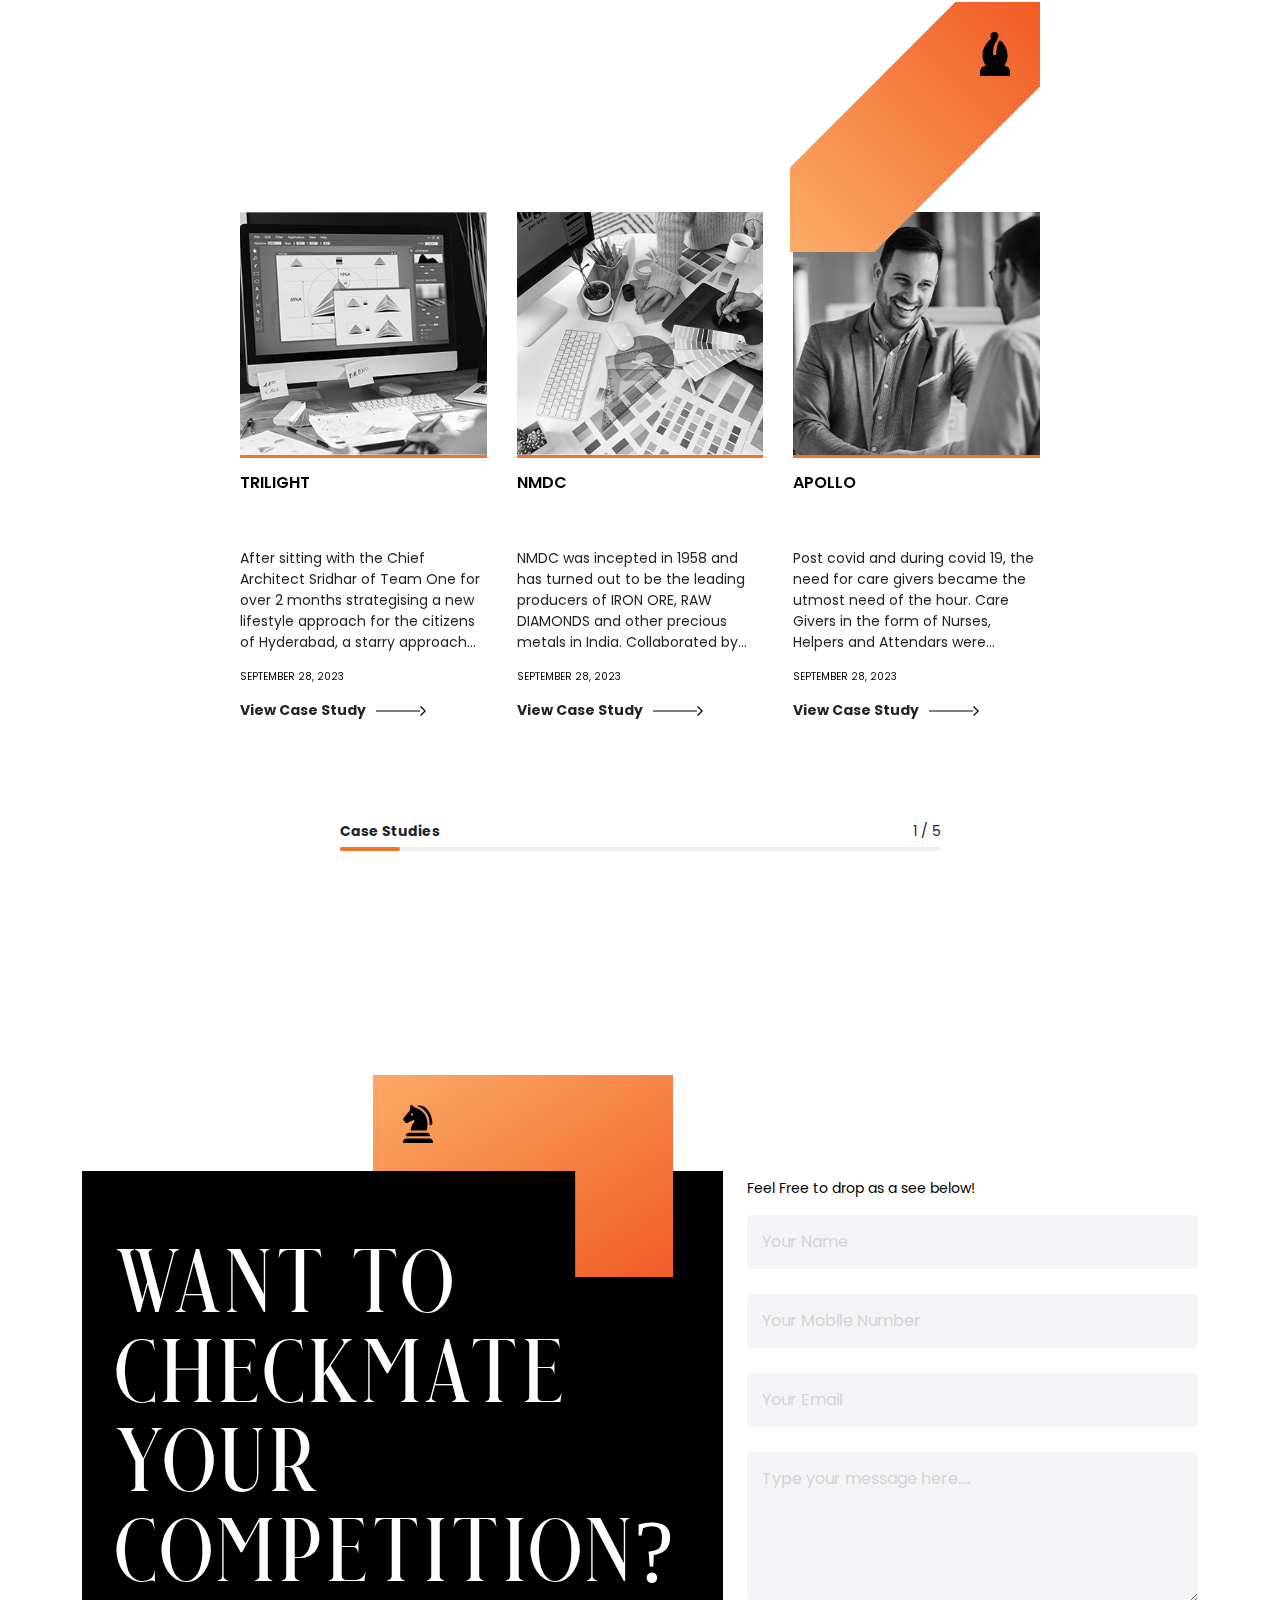
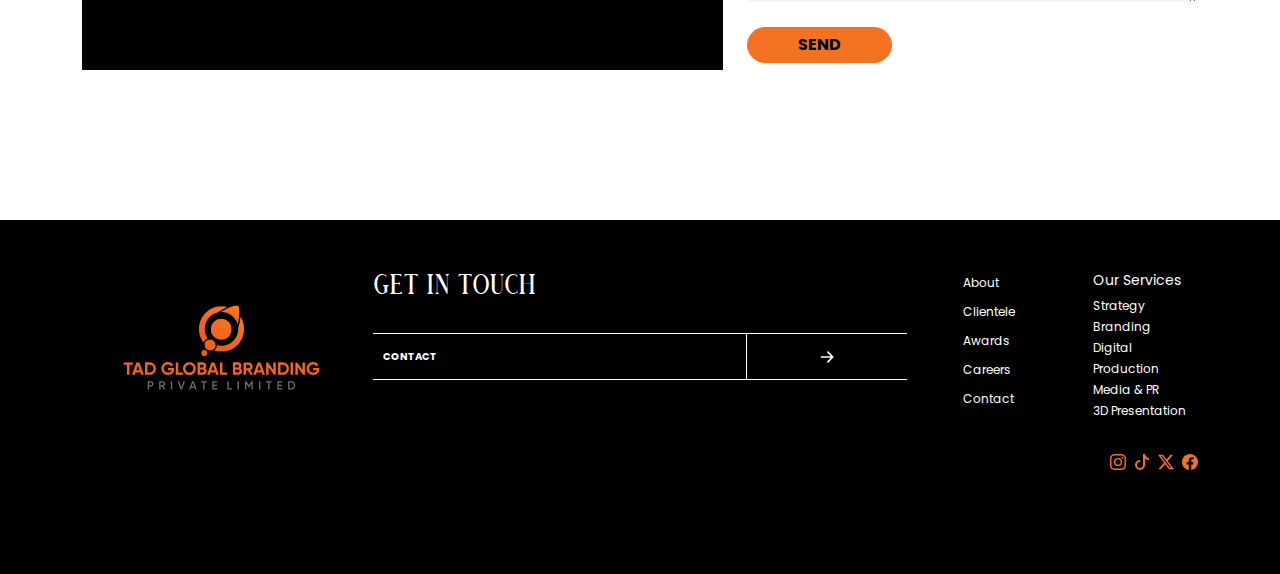
<file: clientele.html>
<!DOCTYPE html>
<html lang="en">
<head>
    <meta charset="UTF-8">
    <meta name="viewport" content="width=device-width, initial-scale=1.0">
    <title>TAD Global</title>
    <link rel="apple-touch-icon" sizes="180x180" href="assets/images/favicon/apple-touch-icon.png">
    <link rel="icon" type="image/png" sizes="32x32" href="assets/images/favicon/favicon-32x32.png">
    <link rel="icon" type="image/png" sizes="16x16" href="assets/images/favicon/favicon-16x16.png">
    <link rel="manifest" href="assets/images/favicon/site.webmanifest">
    <link rel="stylesheet" href="assets/css/bootstrap-css/bootstrap.min.css">
    <link rel="stylesheet" href="assets/css/fancybox/fancybox.min.css">
    <link rel="stylesheet" href="assets/css/swiper/swiper-bundle.min.css">
    <link rel="stylesheet" href="assets/css/responsive.css">
    <!-- <link rel="stylesheet" href="assets/css/about-us.css"> -->
</head>
<body>
  <div class="site_wrap">
    <header>
      <div class="container-fluid">
        <div class="row navbardisap">
          <div class="col-lg-3">
            <div class="left">
              <a href="index.html">
                <div class="logo_wrapper">
                  <img src="assets/images/tad-logo.svg" alt="" srcset="">
                </div>
              </a>
            </div>
          </div>
          <div class="col-lg-6 d-flex align-items-center justify-content-center">
            <div class="middle">
              <ul>
                <!-- <li><a href="index.html" class="active">Home</a></li> -->
                <li><a href="about-us.html">About</a></li>
                <li>
                  <div class="a">
                    Services
                    <div class="icon_wrapper">
                      <svg xmlns="http://www.w3.org/2000/svg" width="16" height="16" fill="currentColor" class="bi bi-arrow-down-short" viewBox="0 0 16 16">
                        <path fill-rule="evenodd" d="M8 4a.5.5 0 0 1 .5.5v5.793l2.146-2.147a.5.5 0 0 1 .708.708l-3 3a.5.5 0 0 1-.708 0l-3-3a.5.5 0 1 1 .708-.708L7.5 10.293V4.5A.5.5 0 0 1 8 4"/>
                      </svg>
                    </div>
                    <div class="absoulte_block">
                        <p class="m-0"><a href="the-endgame.html">Strategy</a></p>
                        <p class="m-0"><a href="the-grand-master-stroke.html">Branding</a></p>
                        <p class="m-0"><a href="the-chess-board.html">Digital</a></p>
                        <p class="m-0"><a href="the-moodboard-slay.html">Production</a></p>
                        <p class="m-0"><a href="the-paparazzi-noise.html">Media & PR</a></p>
                        <p class="m-0"><a href="3d-presentation.html">3D Presentation</a></p>
                    </div>
                  </div>
                </li>
                <li><a href="clientele.html">Clientele</a></li>
                <!-- <li><a href="#">Case Studies</a></li> -->
                <li><a href="awards.html">Awards</a></li>                
                <li><a href="careers.html">Careers</a></li>
                <li><a href="contact.html">Contact</a></li>                
              </ul>
            </div>
          </div>
          <div class="col-lg-3 d-flex align-items-center justify-content-end">
            <div class="right">
              <div class="social-icons">
                <ul>
                  <li>
                    <a href="">
                      <svg xmlns="http://www.w3.org/2000/svg" width="16" height="16" fill="#f27221" class="bi bi-instagram" viewBox="0 0 16 16">
                        <path d="M8 0C5.829 0 5.556.01 4.703.048 3.85.088 3.269.222 2.76.42a3.917 3.917 0 0 0-1.417.923A3.927 3.927 0 0 0 .42 2.76C.222 3.268.087 3.85.048 4.7.01 5.555 0 5.827 0 8.001c0 2.172.01 2.444.048 3.297.04.852.174 1.433.372 1.942.205.526.478.972.923 1.417.444.445.89.719 1.416.923.51.198 1.09.333 1.942.372C5.555 15.99 5.827 16 8 16s2.444-.01 3.298-.048c.851-.04 1.434-.174 1.943-.372a3.916 3.916 0 0 0 1.416-.923c.445-.445.718-.891.923-1.417.197-.509.332-1.09.372-1.942C15.99 10.445 16 10.173 16 8s-.01-2.445-.048-3.299c-.04-.851-.175-1.433-.372-1.941a3.926 3.926 0 0 0-.923-1.417A3.911 3.911 0 0 0 13.24.42c-.51-.198-1.092-.333-1.943-.372C10.443.01 10.172 0 7.998 0h.003zm-.717 1.442h.718c2.136 0 2.389.007 3.232.046.78.035 1.204.166 1.486.275.373.145.64.319.92.599.28.28.453.546.598.92.11.281.24.705.275 1.485.039.843.047 1.096.047 3.231s-.008 2.389-.047 3.232c-.035.78-.166 1.203-.275 1.485a2.47 2.47 0 0 1-.599.919c-.28.28-.546.453-.92.598-.28.11-.704.24-1.485.276-.843.038-1.096.047-3.232.047s-2.39-.009-3.233-.047c-.78-.036-1.203-.166-1.485-.276a2.478 2.478 0 0 1-.92-.598 2.48 2.48 0 0 1-.6-.92c-.109-.281-.24-.705-.275-1.485-.038-.843-.046-1.096-.046-3.233 0-2.136.008-2.388.046-3.231.036-.78.166-1.204.276-1.486.145-.373.319-.64.599-.92.28-.28.546-.453.92-.598.282-.11.705-.24 1.485-.276.738-.034 1.024-.044 2.515-.045v.002zm4.988 1.328a.96.96 0 1 0 0 1.92.96.96 0 0 0 0-1.92zm-4.27 1.122a4.109 4.109 0 1 0 0 8.217 4.109 4.109 0 0 0 0-8.217zm0 1.441a2.667 2.667 0 1 1 0 5.334 2.667 2.667 0 0 1 0-5.334z"/>
                      </svg>
                    </a>
                  </li>
                  <li>
                    <a href="">
                      <svg xmlns="http://www.w3.org/2000/svg" width="16" height="16" fill="#f27221" class="bi bi-tiktok" viewBox="0 0 16 16">
                        <path d="M9 0h1.98c.144.715.54 1.617 1.235 2.512C12.895 3.389 13.797 4 15 4v2c-1.753 0-3.07-.814-4-1.829V11a5 5 0 1 1-5-5v2a3 3 0 1 0 3 3V0Z"/>
                      </svg>
                    </a>
                  </li>
                  <li>
                    <a href="">
                      <svg xmlns="http://www.w3.org/2000/svg" width="16" height="16" fill="#f27221" class="bi bi-twitter-x" viewBox="0 0 16 16">
                        <path d="M12.6.75h2.454l-5.36 6.142L16 15.25h-4.937l-3.867-5.07-4.425 5.07H.316l5.733-6.57L0 .75h5.063l3.495 4.633L12.601.75Zm-.86 13.028h1.36L4.323 2.145H2.865l8.875 11.633Z"/>
                      </svg>
                    </a>
                  </li>
                  <li>
                    <a href="">
                      <svg xmlns="http://www.w3.org/2000/svg" width="16" height="16" fill="#f27221" class="bi bi-facebook" viewBox="0 0 16 16">
                        <path d="M16 8.049c0-4.446-3.582-8.05-8-8.05C3.58 0-.002 3.603-.002 8.05c0 4.017 2.926 7.347 6.75 7.951v-5.625h-2.03V8.05H6.75V6.275c0-2.017 1.195-3.131 3.022-3.131.876 0 1.791.157 1.791.157v1.98h-1.009c-.993 0-1.303.621-1.303 1.258v1.51h2.218l-.354 2.326H9.25V16c3.824-.604 6.75-3.934 6.75-7.951z"/>
                      </svg>
                    </a>
                  </li>
                </ul>
              </div>
            </div>
          </div>
        </div>
        <div class="mobile_nav">
          <div class="left">
            <a href="index.html">
              <div class="logo_wrapper">
                <img src="assets/images/tad-logo.svg" alt="" srcset="">
              </div>
            </a>
          </div>
          <div class="right">
            <div class="ham_wrapper home_2">
              <div class="lines_wrapper">
                  <div class="line"></div>
              </div>
              <div class="mb_opptions_wrapper">
            
                  <ul class="mobile">
                      <div class="close">
                          <svg xmlns="http://www.w3.org/2000/svg" width="36" height="36" fill="#ffffff" class="bi bi-x-circle" viewBox="0 0 16 16">
                              <path d="M8 15A7 7 0 1 1 8 1a7 7 0 0 1 0 14zm0 1A8 8 0 1 0 8 0a8 8 0 0 0 0 16z"></path>
                              <path d="M4.646 4.646a.5.5 0 0 1 .708 0L8 7.293l2.646-2.647a.5.5 0 0 1 .708.708L8.707 8l2.647 2.646a.5.5 0 0 1-.708.708L8 8.707l-2.646 2.647a.5.5 0 0 1-.708-.708L7.293 8 4.646 5.354a.5.5 0 0 1 0-.708z"></path>
                          </svg>
                      </div>
                      <li><a href="about-us.html">About</a></li>
                      <li>
                        <div class="a">
                          Services
                          <div class="icon_wrapper">
                            <svg xmlns="http://www.w3.org/2000/svg" width="16" height="16" fill="currentColor" class="bi bi-arrow-down-short" viewBox="0 0 16 16">
                              <path fill-rule="evenodd" d="M8 4a.5.5 0 0 1 .5.5v5.793l2.146-2.147a.5.5 0 0 1 .708.708l-3 3a.5.5 0 0 1-.708 0l-3-3a.5.5 0 1 1 .708-.708L7.5 10.293V4.5A.5.5 0 0 1 8 4"/>
                            </svg>
                          </div>
                          <div class="absoulte_block">
                              <p class="m-0"><a href="the-endgame.html">Strategy</a></p>
                              <p class="m-0"><a href="the-grand-master-stroke.html">Branding</a></p>
                              <p class="m-0"><a href="the-chess-board.html">Digital</a></p>
                              <p class="m-0"><a href="the-moodboard-slay.html">Production</a></p>
                              <p class="m-0"><a href="the-paparazzi-noise.html">Media & PR</a></p>
                              <p class="m-0"><a href="3d-presentation.html">3D Presentation</a></p>
                          </div>
                        </div>
                      </li>
                      <li><a href="clientele.html">Clientele</a></li>
                      <!-- <li><a href="#">Case Studies</a></li> -->
                      <li><a href="awards.html">Awards</a></li> 
                      <li><a href="careers.html">Careers</a></li>
                      <li><a href="contact.html">Contact</a></li> 
                      <div class="right">
                        <div class="social-icons">
                          <ul>
                            <li>
                              <a href="">
                                <svg xmlns="http://www.w3.org/2000/svg" width="16" height="16" fill="#f27221" class="bi bi-instagram" viewBox="0 0 16 16">
                                  <path d="M8 0C5.829 0 5.556.01 4.703.048 3.85.088 3.269.222 2.76.42a3.917 3.917 0 0 0-1.417.923A3.927 3.927 0 0 0 .42 2.76C.222 3.268.087 3.85.048 4.7.01 5.555 0 5.827 0 8.001c0 2.172.01 2.444.048 3.297.04.852.174 1.433.372 1.942.205.526.478.972.923 1.417.444.445.89.719 1.416.923.51.198 1.09.333 1.942.372C5.555 15.99 5.827 16 8 16s2.444-.01 3.298-.048c.851-.04 1.434-.174 1.943-.372a3.916 3.916 0 0 0 1.416-.923c.445-.445.718-.891.923-1.417.197-.509.332-1.09.372-1.942C15.99 10.445 16 10.173 16 8s-.01-2.445-.048-3.299c-.04-.851-.175-1.433-.372-1.941a3.926 3.926 0 0 0-.923-1.417A3.911 3.911 0 0 0 13.24.42c-.51-.198-1.092-.333-1.943-.372C10.443.01 10.172 0 7.998 0h.003zm-.717 1.442h.718c2.136 0 2.389.007 3.232.046.78.035 1.204.166 1.486.275.373.145.64.319.92.599.28.28.453.546.598.92.11.281.24.705.275 1.485.039.843.047 1.096.047 3.231s-.008 2.389-.047 3.232c-.035.78-.166 1.203-.275 1.485a2.47 2.47 0 0 1-.599.919c-.28.28-.546.453-.92.598-.28.11-.704.24-1.485.276-.843.038-1.096.047-3.232.047s-2.39-.009-3.233-.047c-.78-.036-1.203-.166-1.485-.276a2.478 2.478 0 0 1-.92-.598 2.48 2.48 0 0 1-.6-.92c-.109-.281-.24-.705-.275-1.485-.038-.843-.046-1.096-.046-3.233 0-2.136.008-2.388.046-3.231.036-.78.166-1.204.276-1.486.145-.373.319-.64.599-.92.28-.28.546-.453.92-.598.282-.11.705-.24 1.485-.276.738-.034 1.024-.044 2.515-.045v.002zm4.988 1.328a.96.96 0 1 0 0 1.92.96.96 0 0 0 0-1.92zm-4.27 1.122a4.109 4.109 0 1 0 0 8.217 4.109 4.109 0 0 0 0-8.217zm0 1.441a2.667 2.667 0 1 1 0 5.334 2.667 2.667 0 0 1 0-5.334z"/>
                                </svg>
                              </a>
                            </li>
                            <li>
                              <a href="">
                                <svg xmlns="http://www.w3.org/2000/svg" width="16" height="16" fill="#f27221" class="bi bi-tiktok" viewBox="0 0 16 16">
                                  <path d="M9 0h1.98c.144.715.54 1.617 1.235 2.512C12.895 3.389 13.797 4 15 4v2c-1.753 0-3.07-.814-4-1.829V11a5 5 0 1 1-5-5v2a3 3 0 1 0 3 3V0Z"/>
                                </svg>
                              </a>
                            </li>
                            <li>
                              <a href="">
                                <svg xmlns="http://www.w3.org/2000/svg" width="16" height="16" fill="#f27221" class="bi bi-twitter-x" viewBox="0 0 16 16">
                                  <path d="M12.6.75h2.454l-5.36 6.142L16 15.25h-4.937l-3.867-5.07-4.425 5.07H.316l5.733-6.57L0 .75h5.063l3.495 4.633L12.601.75Zm-.86 13.028h1.36L4.323 2.145H2.865l8.875 11.633Z"/>
                                </svg>
                              </a>
                            </li>
                            <li>
                              <a href="">
                                <svg xmlns="http://www.w3.org/2000/svg" width="16" height="16" fill="#f27221" class="bi bi-facebook" viewBox="0 0 16 16">
                                  <path d="M16 8.049c0-4.446-3.582-8.05-8-8.05C3.58 0-.002 3.603-.002 8.05c0 4.017 2.926 7.347 6.75 7.951v-5.625h-2.03V8.05H6.75V6.275c0-2.017 1.195-3.131 3.022-3.131.876 0 1.791.157 1.791.157v1.98h-1.009c-.993 0-1.303.621-1.303 1.258v1.51h2.218l-.354 2.326H9.25V16c3.824-.604 6.75-3.934 6.75-7.951z"/>
                                </svg>
                              </a>
                            </li>
                          </ul>
                        </div>
                      </div>
                  </ul>
              </div>
            </div>
          </div>
        </div>
      </div>
    </header>

    <main>
        <section class="sec_1 services" id="clientele">
            <div class="section_wrapper">
              <div class="container">
                <div class="content_wrapper">
                  <h2 class="one">Championing</h2>
                  <h2 class="two">Brands</h2>
                  <!-- <h2 class="three">STROKE</h2> -->
                  <div class="diagonal_strip">
                    <img src="assets/images/strip_1.svg" alt="" srcset="">
                    <div class="strip_content">
                      <div class="content_itself">
                        <div class="text">
                          <p class="hero_text">100+<br>CLIENTS</p>
                        </div>
                        <img src="assets/images/queen.png" class="solider1" alt="" srcset="">
                      </div>
                    </div>
                  </div>
                  
                </div>
              </div>
            </div>
        </section>
      
      <div class="for_strip"></div>

      

      <div class="shape_section">
        <div class="container d-flex justify-content-end">
          <div class="image_wrapper">
            <img src="assets/images/strip_3.svg" alt="" srcset="">
            <div class="strip_content">
              <div class="content_itself">
                <div class="text horsetext">
                  <p>25+<br>YEARS</p>
                </div>
                <img src="assets/images/horse.svg" alt="" srcset="" class="horse2">
              </div>
            </div>
          </div>
        </div>
      </div>

      <section class="sec_3" id="intro">
        <div class="section_wrapper">
          <div class="container-fluid exception">
            <div class="content_wrapper">
              <div class="row justify-content-end">
                <div class="col-lg-10 px-0">
                  <div class="right">
                    <h2 class="sec3_heading">OUR<br>Clientele </h2>
                    <h4 class="sec3_subheading">We play to win, employing tactics that outmanoeuvre rivals.</h4>
                    <p class="sec3_anipara">Chess teaches us that every piece has its unique strength, and the same applies to your brand. Whether it's a pawn or a queen, we leverage each element to maximize its impact, opening up a world of infinite possibilities. Your success is not just a goal; it's the checkmate we relentlessly pursue. Whether you are a startup or a growing brand , a challenger or a leader already with a legacy we know exactly what moves to make Check and Mate: Your Brand's Triumph Awaits:</p>
                    <div class="carousel_wrapper">
                      <div class="left_arrow">
                        <svg xmlns="http://www.w3.org/2000/svg" width="36" height="36" fill="#b1b1b1" class="bi bi-arrow-left" viewBox="0 0 16 16">
                          <path fill-rule="evenodd" d="M15 8a.5.5 0 0 0-.5-.5H2.707l3.147-3.146a.5.5 0 1 0-.708-.708l-4 4a.5.5 0 0 0 0 .708l4 4a.5.5 0 0 0 .708-.708L2.707 8.5H14.5A.5.5 0 0 0 15 8z"/>
                        </svg>
                      </div>
                      <div class="swiper mySwiper">
                        <div class="swiper-wrapper">
                          <div class="swiper-slide">
                            <div class="image_wrapper">
                              <img src="assets/images/logos/logo.png" alt="" srcset="">
                            </div>
                          </div>
                          <div class="swiper-slide">
                            <div class="image_wrapper">
                              <img src="assets/images/logos/logo-1.png" alt="" srcset="">
                            </div>
                          </div>
                          <div class="swiper-slide">
                            <div class="image_wrapper">
                              <img src="assets/images/logos/logo-2.png" alt="" srcset="">
                            </div>
                          </div>
                          <div class="swiper-slide">
                            <div class="image_wrapper">
                              <img src="assets/images/logos/logo-3.png" alt="" srcset="">
                            </div>
                          </div>
                          <div class="swiper-slide">
                            <div class="image_wrapper">
                              <img src="assets/images/logos/logo-4.png" alt="" srcset="">
                            </div>
                          </div>
                          <div class="swiper-slide">
                            <div class="image_wrapper">
                              <img src="assets/images/logos/logo-5.png" alt="" srcset="">
                            </div>
                          </div>
                          <div class="swiper-slide">
                            <div class="image_wrapper">
                              <img src="assets/images/logos/logo-6.png" alt="" srcset="">
                            </div>
                          </div>
                          <div class="swiper-slide">
                            <div class="image_wrapper">
                              <img src="assets/images/logos/logo-7.png" alt="" srcset="">
                            </div>
                          </div>
                          <div class="swiper-slide">
                            <div class="image_wrapper">
                              <img src="assets/images/logos/logo-8.png" alt="" srcset="">
                            </div>
                          </div>
                          <div class="swiper-slide">
                            <div class="image_wrapper">
                              <img src="assets/images/logos/logo-9.png" alt="" srcset="">
                            </div>
                          </div>
                          <div class="swiper-slide">
                            <div class="image_wrapper">
                              <img src="assets/images/logos/logo-10.png" alt="" srcset="">
                            </div>
                          </div>
                          <div class="swiper-slide">
                            <div class="image_wrapper">
                              <img src="assets/images/logos/logo-11.png" alt="" srcset="">
                            </div>
                          </div>
                          <div class="swiper-slide">
                            <div class="image_wrapper">
                              <img src="assets/images/logos/logo-12.png" alt="" srcset="">
                            </div>
                          </div>
                          <div class="swiper-slide">
                            <div class="image_wrapper">
                              <img src="assets/images/logos/logo-13.png" alt="" srcset="">
                            </div>
                          </div>
                          <div class="swiper-slide">
                            <div class="image_wrapper">
                              <img src="assets/images/logos/logo-14.png" alt="" srcset="">
                            </div>
                          </div>
                          <div class="swiper-slide">
                            <div class="image_wrapper">
                              <img src="assets/images/logos/logo-15.png" alt="" srcset="">
                            </div>
                          </div>
                          <div class="swiper-slide">
                            <div class="image_wrapper">
                              <img src="assets/images/logos/logo-16.png" alt="" srcset="">
                            </div>
                          </div>
                          <div class="swiper-slide">
                            <div class="image_wrapper">
                              <img src="assets/images/logos/logo-17.png" alt="" srcset="">
                            </div>
                          </div>
                          <div class="swiper-slide">
                            <div class="image_wrapper">
                              <img src="assets/images/logos/logo-18.png" alt="" srcset="">
                            </div>
                          </div>
                          <div class="swiper-slide">
                            <div class="image_wrapper">
                              <img src="assets/images/logos/logo-19.png" alt="" srcset="">
                            </div>
                          </div>
                          <div class="swiper-slide">
                            <div class="image_wrapper">
                              <img src="assets/images/logos/logo-20.png" alt="" srcset="">
                            </div>
                          </div>
                          <div class="swiper-slide">
                            <div class="image_wrapper">
                              <img src="assets/images/logos/logo-21.png" alt="" srcset="">
                            </div>
                          </div>
                          <div class="swiper-slide">
                            <div class="image_wrapper">
                              <img src="assets/images/logos/logo-22.png" alt="" srcset="">
                            </div>
                          </div>
                          <div class="swiper-slide">
                            <div class="image_wrapper">
                              <img src="assets/images/logos/logo-23.png" alt="" srcset="">
                            </div>
                          </div>
                          <div class="swiper-slide">
                            <div class="image_wrapper">
                              <img src="assets/images/logos/logo-24.png" alt="" srcset="">
                            </div>
                          </div>
                          <div class="swiper-slide">
                            <div class="image_wrapper">
                              <img src="assets/images/logos/logo-25.png" alt="" srcset="">
                            </div>
                          </div>
                          <div class="swiper-slide">
                            <div class="image_wrapper">
                              <img src="assets/images/logos/logo-26.png" alt="" srcset="">
                            </div>
                          </div>
                          <div class="swiper-slide">
                            <div class="image_wrapper">
                              <img src="assets/images/logos/logo-27.png" alt="" srcset="">
                            </div>
                          </div>
                          <div class="swiper-slide">
                            <div class="image_wrapper">
                              <img src="assets/images/logos/logo-28.png" alt="" srcset="">
                            </div>
                          </div>
                          <div class="swiper-slide">
                            <div class="image_wrapper">
                              <img src="assets/images/logos/logo-29.png" alt="" srcset="">
                            </div>
                          </div>
                          <div class="swiper-slide">
                            <div class="image_wrapper">
                              <img src="assets/images/logos/logo-30.png" alt="" srcset="">
                            </div>
                          </div>
                        </div>
                        <!-- <div class="swiper-button-next"></div> -->
                      </div>
                    </div>
                  </div>
                </div>
              </div>
            </div>
          </div>
        </div>
      </section>

      <section class="sec_4 d-none" >
        <div class="section_wrapper">
          <div class="container">
            <div class="content_wrapper">
              <div class="floating_block">
                <div class="left2">
                  <img src="assets/images/strip_4.svg" alt="">
                  <div class="strip_content">
                    <div class="content_itself">
                      <img src="assets/images/elephant.svg" alt="" srcset="" class="elephant1">
                    </div>
                  </div>
                </div>
                <div class="right2">
                  <div class="text">
                    <p>HOW<br>WE PLAY</p>
                  </div>
                </div>
              </div>
              <h2 class="sec4_heading1">Hear it</h2>
              <h2 class="sec4_heading2">YourSELF</h2>
              <div class="row justify-content-end pt-5">
                <div class="col-lg-10">
                  <div class="row">
                    <div class="col-lg-4 d-flex align-items-center">
                      <div class="left">
                        <h2 class="subparani1">Lorem<br>Ipsum Dolor</h2>
                        <p class="para subparani2">
                          Lorem ipsum dolor sit amet consectetur adipisicing elit. Dicta amet, temporibus minus error, earum velit harum ex magni reprehenderit iste itaque, qui laborum. Tenetur qui, doloremque hic atque soluta temporibus.
                        </p>
                        <a href="#" class="cta">View Case Study <span><svg xmlns="http://www.w3.org/2000/svg" width="26" height="26" fill="#f27221" class="bi bi-arrow-right-short" viewBox="0 0 16 16">
                          <path fill-rule="evenodd" d="M4 8a.5.5 0 0 1 .5-.5h5.793L8.146 5.354a.5.5 0 1 1 .708-.708l3 3a.5.5 0 0 1 0 .708l-3 3a.5.5 0 0 1-.708-.708L10.293 8.5H4.5A.5.5 0 0 1 4 8z"/>
                        </svg></span></a>
                      </div>
                    </div>
                    <div class="col-lg-8">
                      <div class="right">
                        <img src="assets/images/bulb.png" alt="" srcset="">
                      </div>
                    </div>
                  </div>
                </div>
              </div>
            </div>
          </div>
        </div>
        <div class="lower">
          <div class="container">
            <div class="row justify-content-end">
              <div class="col-lg-9">
                <div class="row">
                  <div class="col-lg-6">
                    <div class="image">
                      <img src="assets/images/target.png" alt="">
                      <div class="diagonal_strip">
                        <img src="assets/images/strip_1.svg" alt="" srcset="">
                        <div class="strip_content">
                          <div class="content_itself">
                            <img src="assets/images/solider.svg" alt="" srcset="" class="solider2">
                          </div>
                        </div>
                      </div>
                    </div>
                  </div>
                  <div class="col-lg-6 d-flex align-items-end">
                    <div class="text_wrapper">
                      <h2 class="subparani1">Lorem<br>Ipsum Dolor</h2>
                        <p class="para subparani2">
                          Lorem ipsum dolor sit amet consectetur adipisicing elit. Dicta amet, temporibus minus error, earum velit harum ex magni reprehenderit iste itaque, qui laborum. Tenetur qui, doloremque hic atque soluta temporibus.
                        </p>
                        <a href="#" class="cta">View Case Study <span><svg xmlns="http://www.w3.org/2000/svg" width="26" height="26" fill="#f27221" class="bi bi-arrow-right-short" viewBox="0 0 16 16">
                          <path fill-rule="evenodd" d="M4 8a.5.5 0 0 1 .5-.5h5.793L8.146 5.354a.5.5 0 1 1 .708-.708l3 3a.5.5 0 0 1 0 .708l-3 3a.5.5 0 0 1-.708-.708L10.293 8.5H4.5A.5.5 0 0 1 4 8z"/>
                        </svg></span></a>
                    </div>
                  </div>
                </div>
              </div>
            </div>
          </div>
        </div>
      </section>

      <section class="sec_5 d-none" >
        <div class="section_wrapper">
          <div class="container">
            <div class="content_wrapper">
              <div class="row justify-content-end">
                <div class="col-lg-10">
                  <div class="row">
                    <div class="col-lg-5">
                      <div class="left">
                        <h2 class="subparani1">Lorem<br>Ipsum Dolor</h2>
                        <p class="para subparani2">
                          Lorem ipsum dolor sit amet consectetur adipisicing elit. Dicta amet, temporibus minus error, earum velit harum ex magni reprehenderit iste itaque, qui laborum. Tenetur qui, doloremque hic atque soluta temporibus.
                        </p>
                        <a href="#" class="cta">View Case Study <span><svg xmlns="http://www.w3.org/2000/svg" width="26" height="26" fill="#f27221" class="bi bi-arrow-right-short" viewBox="0 0 16 16">
                          <path fill-rule="evenodd" d="M4 8a.5.5 0 0 1 .5-.5h5.793L8.146 5.354a.5.5 0 1 1 .708-.708l3 3a.5.5 0 0 1 0 .708l-3 3a.5.5 0 0 1-.708-.708L10.293 8.5H4.5A.5.5 0 0 1 4 8z"/>
                        </svg></span></a>
                      </div>
                    </div>
                    <div class="col-lg-7">
                      <div class="right">
                        <div class="image_wrapper">
                          <img src="assets/images/conversation.png" alt="">
                          <div class="vertical_strip">
                            <img src="assets/images/strip_5.svg" alt="" srcset="">
                            <div class="strip_content">
                              <div class="content_itself">
                                <img src="assets/images/horse.svg" alt="" srcset="" class="horse3">
                              </div>
                            </div>
                          </div>
                        </div>
                      </div>
                    </div>
                  </div>
                </div>
              </div>
            </div>
          </div>
        </div>
        <div class="lower">
          <div class="container">
            <div class="row justify-content-end">
              <div class="col-lg-9">
                <div class="row">
                  <div class="col-lg-6">
                    <div class="image">
                      <img src="assets/images/conference.png" alt="">
                    </div>
                  </div>
                  <div class="col-lg-6 d-flex align-items-end">
                    <div class="text_wrapper">
                      <h2 class="subparani1">Lorem<br>Ipsum Dolor</h2>
                        <p class="para subparani2">
                          Lorem ipsum dolor sit amet consectetur adipisicing elit. Dicta amet, temporibus minus error, earum velit harum ex magni reprehenderit iste itaque, qui laborum. Tenetur qui, doloremque hic atque soluta temporibus.
                        </p>
                        <a href="#" class="cta">View Case Study <span><svg xmlns="http://www.w3.org/2000/svg" width="26" height="26" fill="#f27221" class="bi bi-arrow-right-short" viewBox="0 0 16 16">
                          <path fill-rule="evenodd" d="M4 8a.5.5 0 0 1 .5-.5h5.793L8.146 5.354a.5.5 0 1 1 .708-.708l3 3a.5.5 0 0 1 0 .708l-3 3a.5.5 0 0 1-.708-.708L10.293 8.5H4.5A.5.5 0 0 1 4 8z"/>
                        </svg></span></a>
                    </div>
                  </div>
                </div>
              </div>
            </div>
          </div>
        </div>
      </section>

      <section class="sec_6" >
        <div class="section_wrapper">
          <div class="container">
            <div class="content_wrapper">
              <div class="row justify-content-end">
                <div class="col-lg-10">
                  <h2 class="heading sec6_heading1">Sneak</h2>
                  <h2 class="heading sec6_heading2">A PEEK</h2>
                  <div class="dual_scroll_container">
                    <div class="row">
                      <div class="col-lg-6">
                        <div class="left_carousel">
                          <div class="swiper v_one">
                            <div class="swiper-wrapper">
                              <div class="swiper-slide">
                                <a data-fancybox="sneak" href="assets/images/dual-carousel/left_1.jpg">
                                  <div class="sneak_wrapper"><img src="assets/images/dual-carousel/left_1.jpg" alt="" srcset="">
                                    <!-- <p><i>Production</i></p> -->
                                  </div>
                                </a>
                              </div>
                              <div class="swiper-slide">
                                <a data-fancybox="sneak" href="assets/images/dual-carousel/left_2.jpg">
                                  <div class="sneak_wrapper"><img src="assets/images/dual-carousel/left_2.jpg" alt="" srcset="">
                                    <!-- <p><i>Production</i></p> -->
                                  </div>
                                </a>
                              </div>
                            </div>
                            <div class="swiper-pagination controller"></div>
                          </div>
                        </div>
                      </div>
                      <div class="col-lg-6">
                        <div class="right_carousel">
                          <div class="swiper v_two">
                            <div class="swiper-wrapper">
                              <div class="swiper-slide">
                                <a data-fancybox="sneak" href="assets/images/dual-carousel/right_top1.jpg">
                                  <div class="sneak_wrapper"><img src="assets/images/dual-carousel/right_top1.jpg" alt="" srcset="">
                                    <!-- <p><i>Production</i></p> -->
                                  </div>
                                </a>
                              </div>
                              <div class="swiper-slide">
                                <a data-fancybox="sneak" href="assets/images/dual-carousel/right_bottom1.jpg">
                                  <div class="sneak_wrapper"><img src="assets/images/dual-carousel/right_bottom1.jpg" alt="" srcset="">
                                    <!-- <p><i>Production</i></p> -->
                                  </div>
                                </a>
                              </div>
                              <div class="swiper-slide">
                                <a data-fancybox="sneak" href="assets/images/dual-carousel/right_top2.jpg">
                                  <div class="sneak_wrapper"><img src="assets/images/dual-carousel/right_top2.jpg" alt="" srcset="">
                                    <!-- <p><i>Production</i></p> -->
                                  </div>
                                </a>
                              </div>
                              <div class="swiper-slide">
                                <a data-fancybox="sneak" href="assets/images/dual-carousel/right_bottom2.jpg">
                                  <div class="sneak_wrapper"><img src="assets/images/dual-carousel/right_bottom2.jpg" alt="" srcset="">
                                    <!-- <p><i>Production</i></p> -->
                                  </div>
                                </a>
                              </div>
                            </div>
                            <div class="swiper-pagination controller"></div>
                          </div>
                        </div>
                        <div class="dual_navigation">
                          <div class="dual_prev">PREVIOUS</div>
                          <div class="progress_bar"><span><<div class="swiper-pagination-custom"></div>></span></div>
                          <div class="dual_next">NEXT</div>
                        </div>
                      </div>
                    </div>
                  </div>
                </div>
              </div>
            </div>
          </div>
        </div>
      </section>

      <section class="sec_7 d-none" >
        <div class="section_wrapper">
          <div class="container">
            <div class="content_wrapper">
              <div class="sticky_strip">
                <img src="assets/images/strip_6.svg" alt="" srcset="">
                <div class="strip_content">
                  <div class="content_itself">
                    <img src="assets/images/horse.svg" alt="" srcset="" class="horse4">
                  </div>
                </div>
              </div>
              <div class="own_container">
                <div class="left">
                  <div class="image_wrapper">
                    <img src="assets/images/fishbowl.jpg" alt="" srcset="">
                  </div>
                </div>
                <div class="center_text">
                  <h2 class="sec7_heading1">OUR</h2>
                  <h2 class="sec7_heading2">JOURNEY</h2>
                </div>
                <div class="right">
                  <p class="sec7paraani">Lorem ipsum dolor sit amet consectetur adipisicing elit. Animi vero ullam necessitatibus voluptatem ea eaque ratione adipisci recusandae officiis. Nihil distinctio amet quasi? Beatae id consectetur aliquid consequuntur incidunt nobis.</p>
                  <a href="#">Go <span><img src="assets/images/arrow.svg" alt="" srcset=""></span></a>
                </div>
              </div>
          </div>
        </div>
      </section>

      <section class="sec_8 services" >
        <div class="section_wrapper">
          <div class="container">
            <div class="content_wrapper">
              <div class="row justify-content-center">
                <div class="col-lg-12">
                  <div class="heading_wrapper">
                    <h2 class="sec8_heading1">THE WIZARDS</h2>
                    <h2 class="sec8_heading2">OF WOW!</h2>
                    <div class="diagonal_strip">
                      <img src="assets/images/strip_1.svg" alt="" srcset="">
                      <div class="strip_content">
                        <div class="content_itself">
                          <img src="assets/images/solider.svg" alt="" srcset="" class="solider3">
                        </div>
                      </div>
                    </div>
                  </div>
                  <div class="columns_wrapper">
                    <div class="swiper our-services">
                      <div class="swiper-wrapper">
                        <div class="swiper-slide">
                          <div class="card_wrapper">
                            <img src="assets/images/three-carousel/slide-1.png" class="hero" alt="">
                            <h3 class="heading">Trilight</h3>
                            <p class="max-lines">After sitting with the Chief Architect Sridhar of Team One for over 2 months strategising a new lifestyle approach for the citizens of Hyderabad, a starry approach was conceptualised to create a unique name that never existed in the global Dictionary.</p>
                            <p class="date">SEPTEMBER 28, 2023</p>
                            <a href="javascript:void(0)" data-case-study="assets/case-studies/Trilight.pdf" data-bs-toggle="modal" data-bs-target="#exampleModal" class="cta">View Case Study<span><img src="assets/images/arrow.svg" alt=""
                                  srcset=""></span></a>
                          </div>
                        </div>
                        <div class="swiper-slide">
                          <div class="card_wrapper">
                            <img src="assets/images/three-carousel/slide-2.png" class="hero" alt="">
                            <h3 class="heading">NMDC</h3>
                            <p class="max-lines">NMDC was incepted in 1958 and has turned out to be the leading producers of IRON ORE, RAW DIAMONDS and other precious metals in India. Collaborated by the Central Government, NMDC today is the 6th largest producer of Iron ore in the world and is a listed company, closely in aid with the Government of India. The fact still lies that the citizen of India still do not know what NMDC stands for or what they do, while being head quartered in Hyderabad.</p>
                            <p class="date">SEPTEMBER 28, 2023</p>
                            <a href="javascript:void(0)" data-case-study="assets/case-studies/NMDC.pdf" data-bs-toggle="modal" data-bs-target="#exampleModal" class="cta">View Case Study<span><img src="assets/images/arrow.svg" alt=""
                              srcset=""></span></a>
                          </div>
                        </div>
                        <div class="swiper-slide">
                          <div class="card_wrapper">
                            <img src="assets/images/three-carousel/slide-3.png" class="hero" alt="">
                            <h3 class="heading">Apollo</h3>
                            <p class="max-lines">Post covid and during covid 19, the need for care givers became the utmost need of the hour. Care Givers in the form of Nurses, Helpers and Attendars were required in thousands by Apollo Home Care. The doctors were given importance and thanked, which was fair, but the Care Givers were neglected.</p>
                            <p class="date">SEPTEMBER 28, 2023</p>
                            <a href="javascript:void(0)" data-case-study="assets/case-studies/Apollo.pdf" data-bs-toggle="modal" data-bs-target="#exampleModal" class="cta">View Case Study<span><img src="assets/images/arrow.svg" alt=""
                              srcset=""></span></a>
                          </div>
                        </div>
                        <div class="swiper-slide">
                          <div class="card_wrapper">
                            <img src="assets/images/three-carousel/slide-1.png" class="hero" alt="">
                            <h3 class="heading">Centro</h3>
                            <p class="max-lines">Centro is a brand conceptualised, created and extensively hand held by TAD GLOBAL BRANDING. Being a distributor of footwear for Telangana and Andhra about 15 years ago, V-RETAIL PVT. LTD. got the opportunity to take over LOFT - a footwear brand that was then owned by Hiranandani Group, Mumbai. After consultation with us and re- strategising the whole image of the brand, TAD GLOBAL BRANDING came up with the name " CENTRO" that was positioned as a lifestyle brand than more of a footwear store.</p>
                            <p class="date">SEPTEMBER 28, 2023</p>
                            <a href="javascript:void(0)" data-case-study="assets/case-studies/Centro.pdf" data-bs-toggle="modal" data-bs-target="#exampleModal" class="cta">View Case Study<span><img src="assets/images/arrow.svg" alt=""
                              srcset=""></span></a>
                          </div>
                        </div>
                        <div class="swiper-slide">
                          <div class="card_wrapper">
                            <img src="assets/images/three-carousel/slide-2.png" class="hero" alt="">
                            <h3 class="heading">Manhattan</h3>
                            <p class="max-lines">New York City is made up of five boroughs, namely Brooklyn, Queens, Manhattan, the Bronx, and Staten Island, Manhattan, located at the heart of the city, is one of the most famous and glamorous boroughs and often used interchangeably with New York City.</p>
                            <p class="date">SEPTEMBER 28, 2023</p>
                            <a href="javascript:void(0)" data-case-study="assets/case-studies/Manhattan.pdf" data-bs-toggle="modal" data-bs-target="#exampleModal" class="cta">View Case Study<span><img src="assets/images/arrow.svg" alt=""
                              srcset=""></span></a>
                          </div>
                        </div>                        
                      </div>
                      <div class="progress_bar_wrapper">
                        <div class="swiper-counter"><p class="heading">Case Studies</p><div class="right"><span class="current">1</span> / <span class="total">0</span></div></div>
                        <div class="swiper-progress-bar">
                          <div class="progress"></div>
                          <div class="progress-sections"></div>
                        </div>
                        
                        <div class="console"></div>
                      </div>
                    </div>
                  </div>
                </div>
              </div>
          </div>
        </div>
      </section>   

      <section class="contact">
        <div class="section_wrapper">
            <div class="container">
                <div class="content_wrapper">
                    <div class="row">
                        <div class="col-lg-7">
                            <div class="left">
                              <div class="image_wrapper">
                                <img src="assets/images/strip_3.svg" alt="" srcset="">
                                <div class="strip_content">
                                  <div class="content_itself">
                                    <img src="assets/images/horse.svg" alt="" srcset="" class="horse5" >
                                  </div>
                                </div>
                              </div>
                                <div class="heading_wrapper">
                                    <h2>WANT TO CHECKMATE YOUR COMPETITION?</h2>
                                </div>
                            </div>
                        </div>
                        <div class="col-lg-5">
                            <div class="right">
                                <p>Feel Free to drop as a see below!</p>
                                <div class="form_wrapper">
                                    <form action="" method="post">
                                        <input type="text" placeholder="Your Name" name="" id="">
                                        <input type="number" placeholder="Your Mobile Number" name="" id="">
                                        <input type="email" placeholder="Your Email" name="" id="">
                                        <textarea name="" placeholder="Type your message here...." id="" cols="30" rows="5"></textarea>
                                        <button type="submit" value="submit">SEND</button>
                                    </form>
                                </div>
                            </div>
                        </div>
                    </div>
                </div>
            </div>
        </div>
      </section>

      <footer>
        <div class="container">
          <div class="row mx-0">
            <div class="col-lg-3 d-flex align-items-center justify-content-center">
              <a href="index.html">
                <div class="left">
                  <img src="assets/images/tad-logo.svg" alt="" srcset="">
                </div>
              </a>
            </div>
            <div class="col-lg-6">
              <div class="middle">
                <h3>GET IN TOUCH</h3>
                <div class="contact_us_wrapper">
                  <div class="contact"><p>CONTACT </p></div>
                  <div class="cta">
                    <a href="about-us.html">
                      <svg xmlns="http://www.w3.org/2000/svg" width="26" height="26" fill="#ffffff" class="bi bi-arrow-right-short" viewBox="0 0 16 16">
                        <path fill-rule="evenodd" d="M4 8a.5.5 0 0 1 .5-.5h5.793L8.146 5.354a.5.5 0 1 1 .708-.708l3 3a.5.5 0 0 1 0 .708l-3 3a.5.5 0 0 1-.708-.708L10.293 8.5H4.5A.5.5 0 0 1 4 8"/>
                      </svg>
                    </a>
                  </div>
                </div>
              </div>
            </div>
            <div class="col-lg-3 end">
              <div class="d-flex gap-3 justify-content-between">
                <div class="">
                  <ul>                    
                    <li><a href="about-us.html">About</a></li>
                    <li><a href="clientele.html">Clientele</a></li>
                    <!-- <li><a href="#">Case Studies</a></li> -->
                    <li><a href="awards.html">Awards</a></li>
                    <li><a href="careers.html">Careers</a></li>
                    <li><a href="contact.html">Contact</a></li>
                  </ul>
                </div>
                <div class="">
                  <p class="mb-1">Our Services</p>
                  <p class="m-0"><a href="the-endgame.html">Strategy</a></p>
                  <p class="m-0"><a href="the-grand-master-stroke.html">Branding</a></p>
                  <p class="m-0"><a href="the-chess-board.html">Digital</a></p>
                  <p class="m-0"><a href="the-moodboard-slay.html">Production</a></p>
                  <p class="m-0"><a href="the-paparazzi-noise.html">Media & PR</a></p>
                  <p class="m-0"><a href="3d-presentation.html">3D Presentation</a></p>
                </div>
              </div>
            </div>
          </div>
          <div class="row">
            <div class="ms-auto mt-lg-4 mt-3">
                <div class="d-flex gap-2 align-items-center justify-content-end">
                  <a href="">
                    <svg xmlns="http://www.w3.org/2000/svg" width="16" height="16" fill="#f27221" class="bi bi-instagram" viewBox="0 0 16 16">
                      <path d="M8 0C5.829 0 5.556.01 4.703.048 3.85.088 3.269.222 2.76.42a3.917 3.917 0 0 0-1.417.923A3.927 3.927 0 0 0 .42 2.76C.222 3.268.087 3.85.048 4.7.01 5.555 0 5.827 0 8.001c0 2.172.01 2.444.048 3.297.04.852.174 1.433.372 1.942.205.526.478.972.923 1.417.444.445.89.719 1.416.923.51.198 1.09.333 1.942.372C5.555 15.99 5.827 16 8 16s2.444-.01 3.298-.048c.851-.04 1.434-.174 1.943-.372a3.916 3.916 0 0 0 1.416-.923c.445-.445.718-.891.923-1.417.197-.509.332-1.09.372-1.942C15.99 10.445 16 10.173 16 8s-.01-2.445-.048-3.299c-.04-.851-.175-1.433-.372-1.941a3.926 3.926 0 0 0-.923-1.417A3.911 3.911 0 0 0 13.24.42c-.51-.198-1.092-.333-1.943-.372C10.443.01 10.172 0 7.998 0h.003zm-.717 1.442h.718c2.136 0 2.389.007 3.232.046.78.035 1.204.166 1.486.275.373.145.64.319.92.599.28.28.453.546.598.92.11.281.24.705.275 1.485.039.843.047 1.096.047 3.231s-.008 2.389-.047 3.232c-.035.78-.166 1.203-.275 1.485a2.47 2.47 0 0 1-.599.919c-.28.28-.546.453-.92.598-.28.11-.704.24-1.485.276-.843.038-1.096.047-3.232.047s-2.39-.009-3.233-.047c-.78-.036-1.203-.166-1.485-.276a2.478 2.478 0 0 1-.92-.598 2.48 2.48 0 0 1-.6-.92c-.109-.281-.24-.705-.275-1.485-.038-.843-.046-1.096-.046-3.233 0-2.136.008-2.388.046-3.231.036-.78.166-1.204.276-1.486.145-.373.319-.64.599-.92.28-.28.546-.453.92-.598.282-.11.705-.24 1.485-.276.738-.034 1.024-.044 2.515-.045v.002zm4.988 1.328a.96.96 0 1 0 0 1.92.96.96 0 0 0 0-1.92zm-4.27 1.122a4.109 4.109 0 1 0 0 8.217 4.109 4.109 0 0 0 0-8.217zm0 1.441a2.667 2.667 0 1 1 0 5.334 2.667 2.667 0 0 1 0-5.334z"></path>
                    </svg>
                  </a>
                  <a href="">
                    <svg xmlns="http://www.w3.org/2000/svg" width="16" height="16" fill="#f27221" class="bi bi-tiktok" viewBox="0 0 16 16">
                      <path d="M9 0h1.98c.144.715.54 1.617 1.235 2.512C12.895 3.389 13.797 4 15 4v2c-1.753 0-3.07-.814-4-1.829V11a5 5 0 1 1-5-5v2a3 3 0 1 0 3 3V0Z"></path>
                    </svg>
                  </a>
                  <a href="">
                    <svg xmlns="http://www.w3.org/2000/svg" width="16" height="16" fill="#f27221" class="bi bi-twitter-x" viewBox="0 0 16 16">
                      <path d="M12.6.75h2.454l-5.36 6.142L16 15.25h-4.937l-3.867-5.07-4.425 5.07H.316l5.733-6.57L0 .75h5.063l3.495 4.633L12.601.75Zm-.86 13.028h1.36L4.323 2.145H2.865l8.875 11.633Z"></path>
                    </svg>
                  </a>
                  <a href="">
                    <svg xmlns="http://www.w3.org/2000/svg" width="16" height="16" fill="#f27221" class="bi bi-facebook" viewBox="0 0 16 16">
                      <path d="M16 8.049c0-4.446-3.582-8.05-8-8.05C3.58 0-.002 3.603-.002 8.05c0 4.017 2.926 7.347 6.75 7.951v-5.625h-2.03V8.05H6.75V6.275c0-2.017 1.195-3.131 3.022-3.131.876 0 1.791.157 1.791.157v1.98h-1.009c-.993 0-1.303.621-1.303 1.258v1.51h2.218l-.354 2.326H9.25V16c3.824-.604 6.75-3.934 6.75-7.951z"></path>
                    </svg>
                  </a>
                </div>
            </div>
          </div>
        </div>
      </footer>

    </main>

    <a href="#" id="hiddenAnchor"></a>
    <!-- Modal -->
    <div class="modal fade" id="exampleModal" tabindex="-1" aria-labelledby="exampleModalLabel" aria-hidden="true">
      <div class="modal-dialog modal-dialog-centered">
        <div class="modal-content">
          <div class="modal-header">
            <h1 class="modal-title fs-5" id="exampleModalLabel">Just One more step!</h1>
            <button type="button" class="btn-close" data-bs-dismiss="modal" aria-label="Close"></button>
          </div>
          <div class="modal-body">
            <form id="caseStudyForm" class="mainFormCSS">
              <input type="text" name="name" placeholder="Full Name">
              <input type="email" name="email" placeholder="Email">
              <input type="tel" name="phone" placeholder="Contact Number">
              <textarea name="message" rows="3" placeholder="Message"></textarea>
              <button type="submit" name="button">Submit</button>
            </form>
          </div>
        </div>
      </div>
    </div>

    
  </div>
      



  <script src="assets/js/bootstrap-js/bootstrap.min.js"></script>
  <script src="assets/js/jquery.js"></script>
  <script src="assets/js/swiper-bundle.min.js"></script>
  <script src="assets/js/fancybox.min.js"></script>
  <script src="assets/js/gsap.min.js"></script>
  <script src="assets/js/ScrollTrigger.min.js"></script>
  <script src="assets/js/TweenMax.min.js"></script>
  <script src="assets/js/secret-script.js"></script>
  <script src="assets/js/script.js"></script>
</body>
</html>
</file>
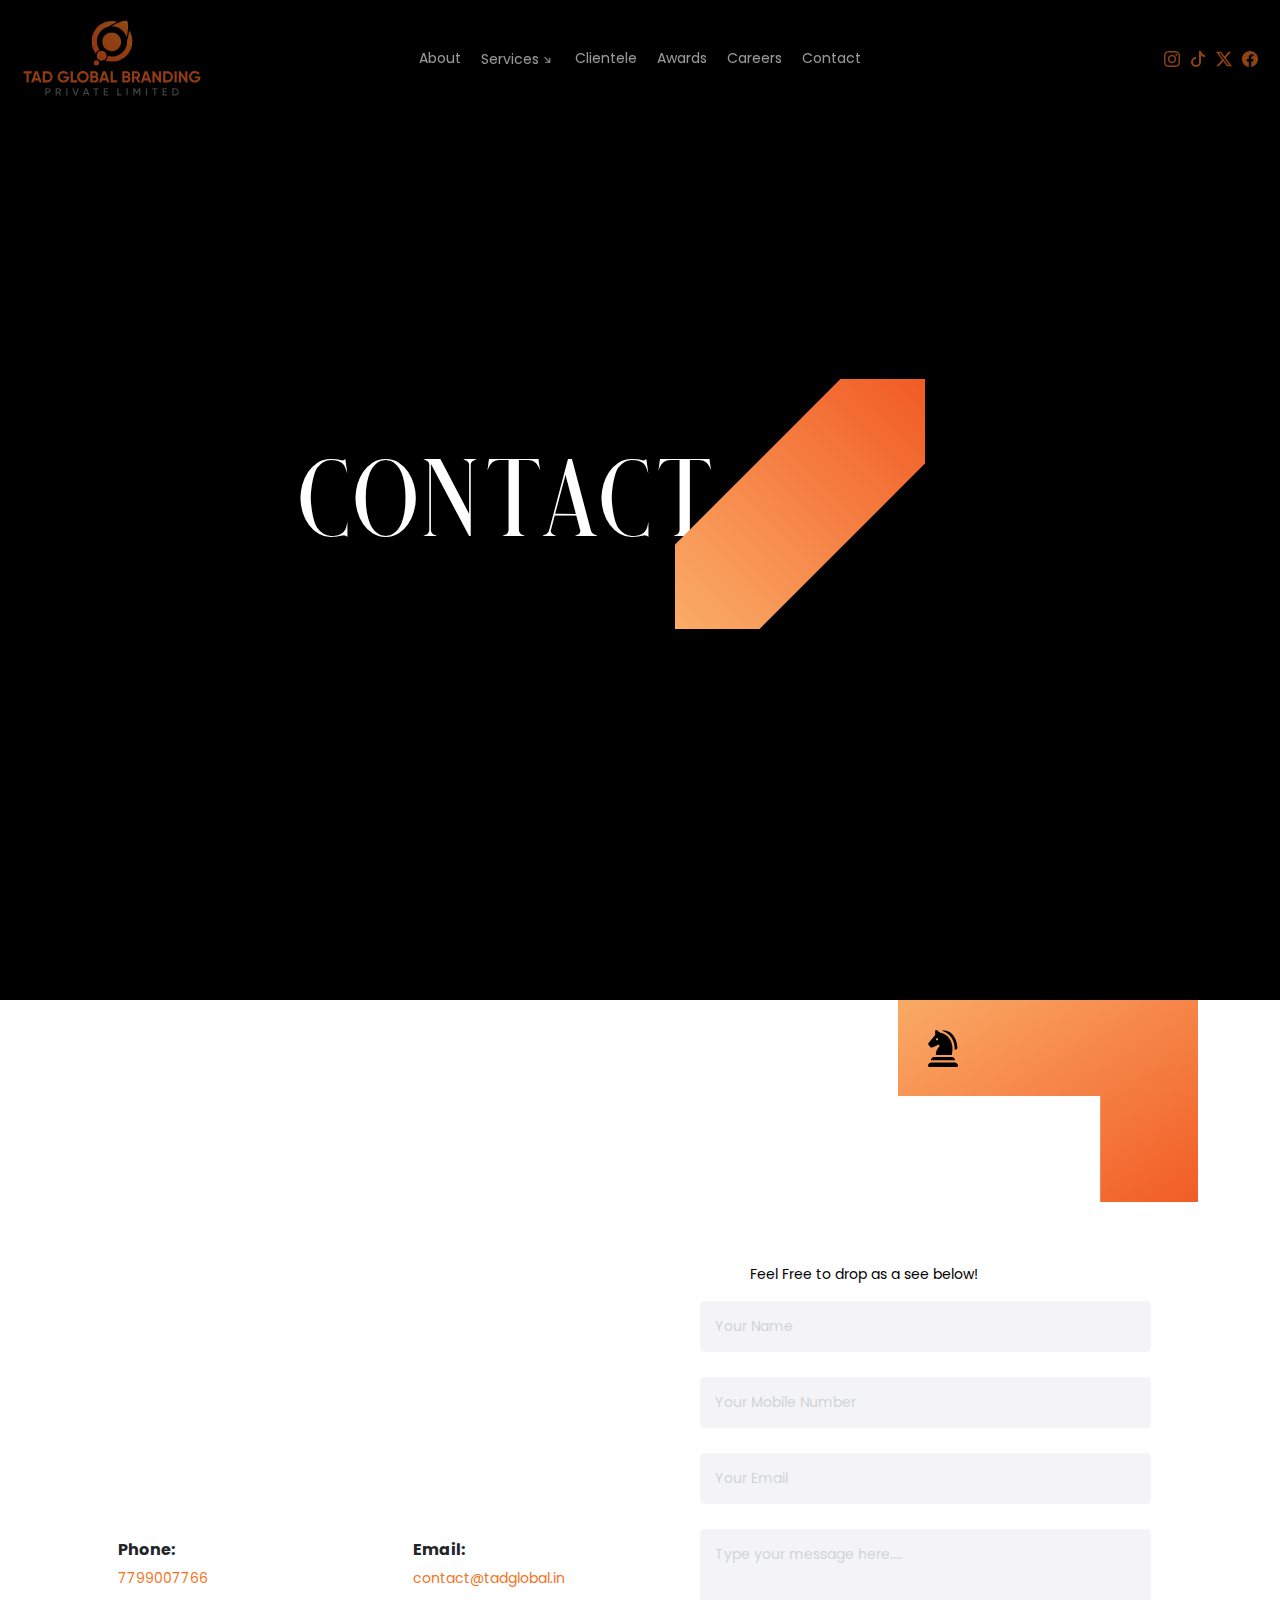
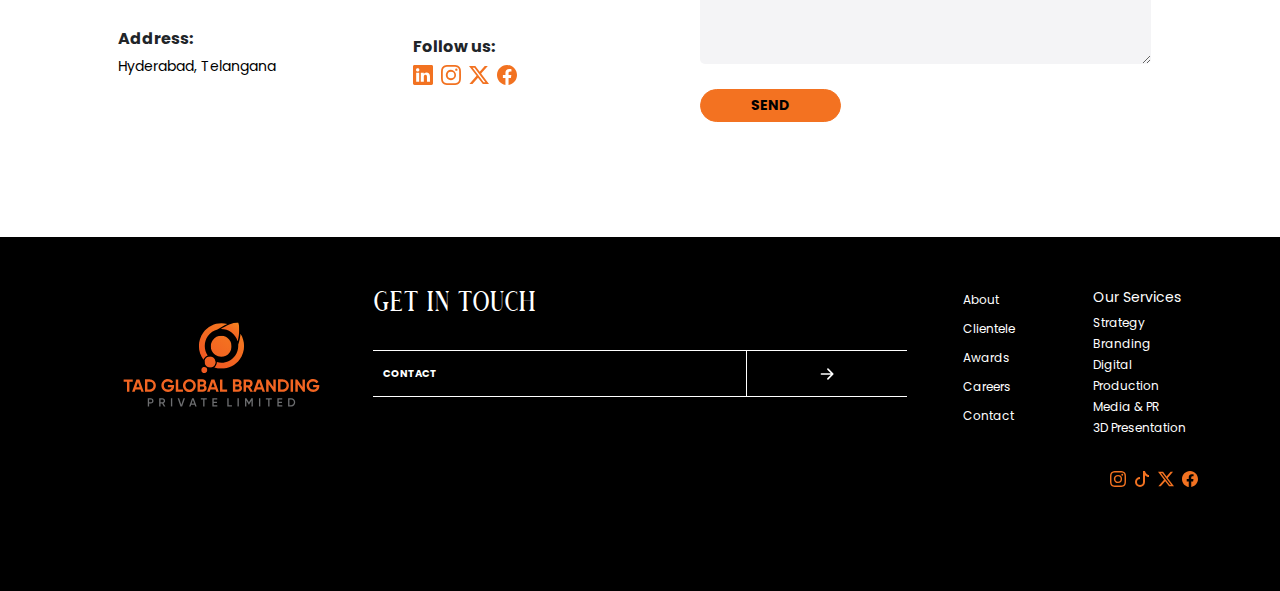
<file: contact.html>
<!DOCTYPE html>
<html lang="en">
<head>
    <meta charset="UTF-8">
    <meta name="viewport" content="width=device-width, initial-scale=1.0">
    <title>TAD Global</title>
    <link rel="apple-touch-icon" sizes="180x180" href="assets/images/favicon/apple-touch-icon.png">
    <link rel="icon" type="image/png" sizes="32x32" href="assets/images/favicon/favicon-32x32.png">
    <link rel="icon" type="image/png" sizes="16x16" href="assets/images/favicon/favicon-16x16.png">
    <link rel="manifest" href="assets/images/favicon/site.webmanifest">
    <link rel="stylesheet" href="assets/css/bootstrap-css/bootstrap.min.css">
    <link rel="stylesheet" href="assets/css/fancybox/fancybox.min.css">
    <link rel="stylesheet" href="assets/css/swiper/swiper-bundle.min.css">
    <link rel="stylesheet" href="assets/css/responsive.css">
    <!-- <link rel="stylesheet" href="assets/css/about-us.css"> -->
</head>
<body>
  <div class="site_wrap">
    <header>
      <div class="container-fluid">
        <div class="row navbardisap">
          <div class="col-lg-3">
            <div class="left">
              <a href="index.html">
                <div class="logo_wrapper">
                  <img src="assets/images/tad-logo.svg" alt="" srcset="">
                </div>
              </a>
            </div>
          </div>
          <div class="col-lg-6 d-flex align-items-center justify-content-center">
            <div class="middle">
              <ul>
                <!-- <li><a href="index.html" class="active">Home</a></li> -->
                <li><a href="about-us.html">About</a></li>
                <li>
                  <div class="a">
                    Services
                    <div class="icon_wrapper">
                      <svg xmlns="http://www.w3.org/2000/svg" width="16" height="16" fill="currentColor" class="bi bi-arrow-down-short" viewBox="0 0 16 16">
                        <path fill-rule="evenodd" d="M8 4a.5.5 0 0 1 .5.5v5.793l2.146-2.147a.5.5 0 0 1 .708.708l-3 3a.5.5 0 0 1-.708 0l-3-3a.5.5 0 1 1 .708-.708L7.5 10.293V4.5A.5.5 0 0 1 8 4"/>
                      </svg>
                    </div>
                    <div class="absoulte_block">
                        <p class="m-0"><a href="the-endgame.html">Strategy</a></p>
                        <p class="m-0"><a href="the-grand-master-stroke.html">Branding</a></p>
                        <p class="m-0"><a href="the-chess-board.html">Digital</a></p>
                        <p class="m-0"><a href="the-moodboard-slay.html">Production</a></p>
                        <p class="m-0"><a href="the-paparazzi-noise.html">Media & PR</a></p>
                        <p class="m-0"><a href="3d-presentation.html">3D Presentation</a></p>
                    </div>
                  </div>
                </li>
                <li><a href="clientele.html">Clientele</a></li>
                <!-- <li><a href="#">Case Studies</a></li> -->
                <li><a href="awards.html">Awards</a></li>                
                <li><a href="careers.html">Careers</a></li>
                <li><a href="contact.html">Contact</a></li>                
              </ul>
            </div>
          </div>
          <div class="col-lg-3 d-flex align-items-center justify-content-end">
            <div class="right">
              <div class="social-icons">
                <ul>
                  <li>
                    <a href="">
                      <svg xmlns="http://www.w3.org/2000/svg" width="16" height="16" fill="#f27221" class="bi bi-instagram" viewBox="0 0 16 16">
                        <path d="M8 0C5.829 0 5.556.01 4.703.048 3.85.088 3.269.222 2.76.42a3.917 3.917 0 0 0-1.417.923A3.927 3.927 0 0 0 .42 2.76C.222 3.268.087 3.85.048 4.7.01 5.555 0 5.827 0 8.001c0 2.172.01 2.444.048 3.297.04.852.174 1.433.372 1.942.205.526.478.972.923 1.417.444.445.89.719 1.416.923.51.198 1.09.333 1.942.372C5.555 15.99 5.827 16 8 16s2.444-.01 3.298-.048c.851-.04 1.434-.174 1.943-.372a3.916 3.916 0 0 0 1.416-.923c.445-.445.718-.891.923-1.417.197-.509.332-1.09.372-1.942C15.99 10.445 16 10.173 16 8s-.01-2.445-.048-3.299c-.04-.851-.175-1.433-.372-1.941a3.926 3.926 0 0 0-.923-1.417A3.911 3.911 0 0 0 13.24.42c-.51-.198-1.092-.333-1.943-.372C10.443.01 10.172 0 7.998 0h.003zm-.717 1.442h.718c2.136 0 2.389.007 3.232.046.78.035 1.204.166 1.486.275.373.145.64.319.92.599.28.28.453.546.598.92.11.281.24.705.275 1.485.039.843.047 1.096.047 3.231s-.008 2.389-.047 3.232c-.035.78-.166 1.203-.275 1.485a2.47 2.47 0 0 1-.599.919c-.28.28-.546.453-.92.598-.28.11-.704.24-1.485.276-.843.038-1.096.047-3.232.047s-2.39-.009-3.233-.047c-.78-.036-1.203-.166-1.485-.276a2.478 2.478 0 0 1-.92-.598 2.48 2.48 0 0 1-.6-.92c-.109-.281-.24-.705-.275-1.485-.038-.843-.046-1.096-.046-3.233 0-2.136.008-2.388.046-3.231.036-.78.166-1.204.276-1.486.145-.373.319-.64.599-.92.28-.28.546-.453.92-.598.282-.11.705-.24 1.485-.276.738-.034 1.024-.044 2.515-.045v.002zm4.988 1.328a.96.96 0 1 0 0 1.92.96.96 0 0 0 0-1.92zm-4.27 1.122a4.109 4.109 0 1 0 0 8.217 4.109 4.109 0 0 0 0-8.217zm0 1.441a2.667 2.667 0 1 1 0 5.334 2.667 2.667 0 0 1 0-5.334z"/>
                      </svg>
                    </a>
                  </li>
                  <li>
                    <a href="">
                      <svg xmlns="http://www.w3.org/2000/svg" width="16" height="16" fill="#f27221" class="bi bi-tiktok" viewBox="0 0 16 16">
                        <path d="M9 0h1.98c.144.715.54 1.617 1.235 2.512C12.895 3.389 13.797 4 15 4v2c-1.753 0-3.07-.814-4-1.829V11a5 5 0 1 1-5-5v2a3 3 0 1 0 3 3V0Z"/>
                      </svg>
                    </a>
                  </li>
                  <li>
                    <a href="">
                      <svg xmlns="http://www.w3.org/2000/svg" width="16" height="16" fill="#f27221" class="bi bi-twitter-x" viewBox="0 0 16 16">
                        <path d="M12.6.75h2.454l-5.36 6.142L16 15.25h-4.937l-3.867-5.07-4.425 5.07H.316l5.733-6.57L0 .75h5.063l3.495 4.633L12.601.75Zm-.86 13.028h1.36L4.323 2.145H2.865l8.875 11.633Z"/>
                      </svg>
                    </a>
                  </li>
                  <li>
                    <a href="">
                      <svg xmlns="http://www.w3.org/2000/svg" width="16" height="16" fill="#f27221" class="bi bi-facebook" viewBox="0 0 16 16">
                        <path d="M16 8.049c0-4.446-3.582-8.05-8-8.05C3.58 0-.002 3.603-.002 8.05c0 4.017 2.926 7.347 6.75 7.951v-5.625h-2.03V8.05H6.75V6.275c0-2.017 1.195-3.131 3.022-3.131.876 0 1.791.157 1.791.157v1.98h-1.009c-.993 0-1.303.621-1.303 1.258v1.51h2.218l-.354 2.326H9.25V16c3.824-.604 6.75-3.934 6.75-7.951z"/>
                      </svg>
                    </a>
                  </li>
                </ul>
              </div>
            </div>
          </div>
        </div>
        <div class="mobile_nav">
          <div class="left">
            <a href="index.html">
              <div class="logo_wrapper">
                <img src="assets/images/tad-logo.svg" alt="" srcset="">
              </div>
            </a>
          </div>
          <div class="right">
            <div class="ham_wrapper home_2">
              <div class="lines_wrapper">
                  <div class="line"></div>
              </div>
              <div class="mb_opptions_wrapper">
            
                  <ul class="mobile">
                      <div class="close">
                          <svg xmlns="http://www.w3.org/2000/svg" width="36" height="36" fill="#ffffff" class="bi bi-x-circle" viewBox="0 0 16 16">
                              <path d="M8 15A7 7 0 1 1 8 1a7 7 0 0 1 0 14zm0 1A8 8 0 1 0 8 0a8 8 0 0 0 0 16z"></path>
                              <path d="M4.646 4.646a.5.5 0 0 1 .708 0L8 7.293l2.646-2.647a.5.5 0 0 1 .708.708L8.707 8l2.647 2.646a.5.5 0 0 1-.708.708L8 8.707l-2.646 2.647a.5.5 0 0 1-.708-.708L7.293 8 4.646 5.354a.5.5 0 0 1 0-.708z"></path>
                          </svg>
                      </div>
                      <li><a href="about-us.html">About</a></li>
                      <li>
                        <div class="a">
                          Services
                          <div class="icon_wrapper">
                            <svg xmlns="http://www.w3.org/2000/svg" width="16" height="16" fill="currentColor" class="bi bi-arrow-down-short" viewBox="0 0 16 16">
                              <path fill-rule="evenodd" d="M8 4a.5.5 0 0 1 .5.5v5.793l2.146-2.147a.5.5 0 0 1 .708.708l-3 3a.5.5 0 0 1-.708 0l-3-3a.5.5 0 1 1 .708-.708L7.5 10.293V4.5A.5.5 0 0 1 8 4"/>
                            </svg>
                          </div>
                          <div class="absoulte_block">
                              <p class="m-0"><a href="the-endgame.html">Strategy</a></p>
                              <p class="m-0"><a href="the-grand-master-stroke.html">Branding</a></p>
                              <p class="m-0"><a href="the-chess-board.html">Digital</a></p>
                              <p class="m-0"><a href="the-moodboard-slay.html">Production</a></p>
                              <p class="m-0"><a href="the-paparazzi-noise.html">Media & PR</a></p>
                              <p class="m-0"><a href="3d-presentation.html">3D Presentation</a></p>
                          </div>
                        </div>
                      </li>
                      <li><a href="clientele.html">Clientele</a></li>
                      <!-- <li><a href="#">Case Studies</a></li> -->
                      <li><a href="awards.html">Awards</a></li> 
                      <li><a href="careers.html">Careers</a></li>
                      <li><a href="contact.html">Contact</a></li> 
                      <div class="right">
                        <div class="social-icons">
                          <ul>
                            <li>
                              <a href="">
                                <svg xmlns="http://www.w3.org/2000/svg" width="16" height="16" fill="#f27221" class="bi bi-instagram" viewBox="0 0 16 16">
                                  <path d="M8 0C5.829 0 5.556.01 4.703.048 3.85.088 3.269.222 2.76.42a3.917 3.917 0 0 0-1.417.923A3.927 3.927 0 0 0 .42 2.76C.222 3.268.087 3.85.048 4.7.01 5.555 0 5.827 0 8.001c0 2.172.01 2.444.048 3.297.04.852.174 1.433.372 1.942.205.526.478.972.923 1.417.444.445.89.719 1.416.923.51.198 1.09.333 1.942.372C5.555 15.99 5.827 16 8 16s2.444-.01 3.298-.048c.851-.04 1.434-.174 1.943-.372a3.916 3.916 0 0 0 1.416-.923c.445-.445.718-.891.923-1.417.197-.509.332-1.09.372-1.942C15.99 10.445 16 10.173 16 8s-.01-2.445-.048-3.299c-.04-.851-.175-1.433-.372-1.941a3.926 3.926 0 0 0-.923-1.417A3.911 3.911 0 0 0 13.24.42c-.51-.198-1.092-.333-1.943-.372C10.443.01 10.172 0 7.998 0h.003zm-.717 1.442h.718c2.136 0 2.389.007 3.232.046.78.035 1.204.166 1.486.275.373.145.64.319.92.599.28.28.453.546.598.92.11.281.24.705.275 1.485.039.843.047 1.096.047 3.231s-.008 2.389-.047 3.232c-.035.78-.166 1.203-.275 1.485a2.47 2.47 0 0 1-.599.919c-.28.28-.546.453-.92.598-.28.11-.704.24-1.485.276-.843.038-1.096.047-3.232.047s-2.39-.009-3.233-.047c-.78-.036-1.203-.166-1.485-.276a2.478 2.478 0 0 1-.92-.598 2.48 2.48 0 0 1-.6-.92c-.109-.281-.24-.705-.275-1.485-.038-.843-.046-1.096-.046-3.233 0-2.136.008-2.388.046-3.231.036-.78.166-1.204.276-1.486.145-.373.319-.64.599-.92.28-.28.546-.453.92-.598.282-.11.705-.24 1.485-.276.738-.034 1.024-.044 2.515-.045v.002zm4.988 1.328a.96.96 0 1 0 0 1.92.96.96 0 0 0 0-1.92zm-4.27 1.122a4.109 4.109 0 1 0 0 8.217 4.109 4.109 0 0 0 0-8.217zm0 1.441a2.667 2.667 0 1 1 0 5.334 2.667 2.667 0 0 1 0-5.334z"/>
                                </svg>
                              </a>
                            </li>
                            <li>
                              <a href="">
                                <svg xmlns="http://www.w3.org/2000/svg" width="16" height="16" fill="#f27221" class="bi bi-tiktok" viewBox="0 0 16 16">
                                  <path d="M9 0h1.98c.144.715.54 1.617 1.235 2.512C12.895 3.389 13.797 4 15 4v2c-1.753 0-3.07-.814-4-1.829V11a5 5 0 1 1-5-5v2a3 3 0 1 0 3 3V0Z"/>
                                </svg>
                              </a>
                            </li>
                            <li>
                              <a href="">
                                <svg xmlns="http://www.w3.org/2000/svg" width="16" height="16" fill="#f27221" class="bi bi-twitter-x" viewBox="0 0 16 16">
                                  <path d="M12.6.75h2.454l-5.36 6.142L16 15.25h-4.937l-3.867-5.07-4.425 5.07H.316l5.733-6.57L0 .75h5.063l3.495 4.633L12.601.75Zm-.86 13.028h1.36L4.323 2.145H2.865l8.875 11.633Z"/>
                                </svg>
                              </a>
                            </li>
                            <li>
                              <a href="">
                                <svg xmlns="http://www.w3.org/2000/svg" width="16" height="16" fill="#f27221" class="bi bi-facebook" viewBox="0 0 16 16">
                                  <path d="M16 8.049c0-4.446-3.582-8.05-8-8.05C3.58 0-.002 3.603-.002 8.05c0 4.017 2.926 7.347 6.75 7.951v-5.625h-2.03V8.05H6.75V6.275c0-2.017 1.195-3.131 3.022-3.131.876 0 1.791.157 1.791.157v1.98h-1.009c-.993 0-1.303.621-1.303 1.258v1.51h2.218l-.354 2.326H9.25V16c3.824-.604 6.75-3.934 6.75-7.951z"/>
                                </svg>
                              </a>
                            </li>
                          </ul>
                        </div>
                      </div>
                  </ul>
              </div>
            </div>
          </div>
        </div>
      </div>
    </header>

    <main>
        <section class="sec_1 services" id="careers">
            <div class="section_wrapper">
              <div class="container">
                <div class="content_wrapper">
                  <h2 class="one">Contact</h2>
                  <!-- <h2 class="two">Careers</h2> -->
                  <!-- <h2 class="three">STROKE</h2> -->
                  <div class="diagonal_strip">
                    <img src="assets/images/strip_1.svg" alt="" srcset="">
                    <div class="strip_content">
                      <div class="content_itself">
                        <div class="text">
                          <p class="hero_text">100+<br>CLIENTS</p>
                        </div>
                        <img src="assets/images/queen.png" class="solider1" alt="" srcset="">
                      </div>
                    </div>
                  </div>
                  
                </div>
              </div>
            </div>
        </section>
      
      <div class="for_strip"></div>      

      <div class="shape_section">
        <div class="container d-flex justify-content-end">
          <div class="image_wrapper">
            <img src="assets/images/strip_3.svg" alt="" srcset="">
            <div class="strip_content">
              <div class="content_itself">
                <div class="text horsetext">
                  <p>100+<br>CLIENTS</p>
                </div>
                <img src="assets/images/horse.svg" alt="" srcset="" class="horse2">
              </div>
            </div>
          </div>
        </div>
      </div>

      <section class="sec_3 contact pt-lg-5 py-0" id="intro">
        <div class="section_wrapper">
          <div class="container">
            <div class="content_wrapper">
              <div class="row justify-content-center">
                <div class="col-lg-6 px-lg-0">
                    <div class="right mb-lg-5 mb-3 text-dark">
                        <h2 class="sec3_heading">
                            Come work <br> with us
                        </h2>
                        <h4 class="sec3_subheading p-0 careers">WE ARE ALWAYS LOOKING FOR PEOPLE WITH A CREATIVE VISION.</h4>
                        <div class="contact_info">
                            <div class="">
                                <h6 class="fw-bold">Phone:</h6>
                                <a href="tel:7799007766">7799007766</a>
                            </div>
                            <div class="">
                                <h6 class="fw-bold">Email:</h6>
                                <a href="mailto:contact@tadglobal.in">contact@tadglobal.in</a>
                            </div>
                        </div>
                        <div class="contact_info">
                            <div class="">
                                <h6 class="fw-bold">Address:</h6>
                                <p>Hyderabad, Telangana</p>
                            </div>
                            <div class="">
                                <h6 class="fw-bold">Follow us:</h6>
                                <div class="d-flex gap-2">
                                    <a target="_blank" href="https://www.linkedin.com/company/tad-global/">
                                        <svg class="w-fit" xmlns="http://www.w3.org/2000/svg" width="20" height="20" fill="currentColor" class="bi bi-linkedin" viewBox="0 0 16 16">
                                        <path d="M0 1.146C0 .513.526 0 1.175 0h13.65C15.474 0 16 .513 16 1.146v13.708c0 .633-.526 1.146-1.175 1.146H1.175C.526 16 0 15.487 0 14.854V1.146zm4.943 12.248V6.169H2.542v7.225h2.401m-1.2-8.212c.837 0 1.358-.554 1.358-1.248-.015-.709-.52-1.248-1.342-1.248-.822 0-1.359.54-1.359 1.248 0 .694.521 1.248 1.327 1.248h.016zm4.908 8.212V9.359c0-.216.016-.432.08-.586.173-.431.568-.878 1.232-.878.869 0 1.216.662 1.216 1.634v3.865h2.401V9.25c0-2.22-1.184-3.252-2.764-3.252-1.274 0-1.845.7-2.165 1.193v.025h-.016a5.54 5.54 0 0 1 .016-.025V6.169h-2.4c.03.678 0 7.225 0 7.225h2.4"/>
                                    </svg>
                                    </a>
                                    <a target="_blank" href="#">
                                        <svg class="w-fit" xmlns="http://www.w3.org/2000/svg" width="20" height="20" fill="currentColor" class="bi bi-instagram" viewBox="0 0 16 16">
                                            <path d="M8 0C5.829 0 5.556.01 4.703.048 3.85.088 3.269.222 2.76.42a3.917 3.917 0 0 0-1.417.923A3.927 3.927 0 0 0 .42 2.76C.222 3.268.087 3.85.048 4.7.01 5.555 0 5.827 0 8.001c0 2.172.01 2.444.048 3.297.04.852.174 1.433.372 1.942.205.526.478.972.923 1.417.444.445.89.719 1.416.923.51.198 1.09.333 1.942.372C5.555 15.99 5.827 16 8 16s2.444-.01 3.298-.048c.851-.04 1.434-.174 1.943-.372a3.916 3.916 0 0 0 1.416-.923c.445-.445.718-.891.923-1.417.197-.509.332-1.09.372-1.942C15.99 10.445 16 10.173 16 8s-.01-2.445-.048-3.299c-.04-.851-.175-1.433-.372-1.941a3.926 3.926 0 0 0-.923-1.417A3.911 3.911 0 0 0 13.24.42c-.51-.198-1.092-.333-1.943-.372C10.443.01 10.172 0 7.998 0h.003zm-.717 1.442h.718c2.136 0 2.389.007 3.232.046.78.035 1.204.166 1.486.275.373.145.64.319.92.599.28.28.453.546.598.92.11.281.24.705.275 1.485.039.843.047 1.096.047 3.231s-.008 2.389-.047 3.232c-.035.78-.166 1.203-.275 1.485a2.47 2.47 0 0 1-.599.919c-.28.28-.546.453-.92.598-.28.11-.704.24-1.485.276-.843.038-1.096.047-3.232.047s-2.39-.009-3.233-.047c-.78-.036-1.203-.166-1.485-.276a2.478 2.478 0 0 1-.92-.598 2.48 2.48 0 0 1-.6-.92c-.109-.281-.24-.705-.275-1.485-.038-.843-.046-1.096-.046-3.233 0-2.136.008-2.388.046-3.231.036-.78.166-1.204.276-1.486.145-.373.319-.64.599-.92.28-.28.546-.453.92-.598.282-.11.705-.24 1.485-.276.738-.034 1.024-.044 2.515-.045v.002zm4.988 1.328a.96.96 0 1 0 0 1.92.96.96 0 0 0 0-1.92zm-4.27 1.122a4.109 4.109 0 1 0 0 8.217 4.109 4.109 0 0 0 0-8.217zm0 1.441a2.667 2.667 0 1 1 0 5.334 2.667 2.667 0 0 1 0-5.334"/>
                                        </svg>
                                    </a>
                                    <a target="_blank" href="#">
                                        <svg class="w-fit" xmlns="http://www.w3.org/2000/svg" width="20" height="20" fill="currentColor" class="bi bi-twitter-x" viewBox="0 0 16 16">
                                            <path d="M12.6.75h2.454l-5.36 6.142L16 15.25h-4.937l-3.867-5.07-4.425 5.07H.316l5.733-6.57L0 .75h5.063l3.495 4.633L12.601.75Zm-.86 13.028h1.36L4.323 2.145H2.865l8.875 11.633Z"/>
                                        </svg>
                                    </a>
                                    <a target="_blank" href="#">
                                        <svg class="w-fit" xmlns="http://www.w3.org/2000/svg" width="20" height="20" fill="currentColor" class="bi bi-facebook" viewBox="0 0 16 16">
                                            <path d="M16 8.049c0-4.446-3.582-8.05-8-8.05C3.58 0-.002 3.603-.002 8.05c0 4.017 2.926 7.347 6.75 7.951v-5.625h-2.03V8.05H6.75V6.275c0-2.017 1.195-3.131 3.022-3.131.876 0 1.791.157 1.791.157v1.98h-1.009c-.993 0-1.303.621-1.303 1.258v1.51h2.218l-.354 2.326H9.25V16c3.824-.604 6.75-3.934 6.75-7.951"/>
                                        </svg>
                                    </a>
                                </div>
                            </div>
                        </div>
                    </div>                    
                </div>
                <div class="col-lg-5">
                    <div class="right">
                        <p>Feel Free to drop as a see below!</p>
                        <div class="form_wrapper">
                            <form action="" method="post">
                                <input type="text" placeholder="Your Name" name="" id="">
                                <input type="number" placeholder="Your Mobile Number" name="" id="">
                                <input type="email" placeholder="Your Email" name="" id="">
                                <textarea name="" placeholder="Type your message here...." id="" cols="30" rows="5"></textarea>
                                <button type="submit" value="submit">SEND</button>
                            </form>
                        </div>
                    </div>
                </div>
              </div>
            </div>
          </div>
        </div>
      </section>

      <footer>
        <div class="container">
          <div class="row mx-0">
            <div class="col-lg-3 d-flex align-items-center justify-content-center">
              <a href="index.html">
                <div class="left">
                  <img src="assets/images/tad-logo.svg" alt="" srcset="">
                </div>
              </a>
            </div>
            <div class="col-lg-6">
              <div class="middle">
                <h3>GET IN TOUCH</h3>
                <div class="contact_us_wrapper">
                  <div class="contact"><p>CONTACT </p></div>
                  <div class="cta">
                    <a href="about-us.html">
                      <svg xmlns="http://www.w3.org/2000/svg" width="26" height="26" fill="#ffffff" class="bi bi-arrow-right-short" viewBox="0 0 16 16">
                        <path fill-rule="evenodd" d="M4 8a.5.5 0 0 1 .5-.5h5.793L8.146 5.354a.5.5 0 1 1 .708-.708l3 3a.5.5 0 0 1 0 .708l-3 3a.5.5 0 0 1-.708-.708L10.293 8.5H4.5A.5.5 0 0 1 4 8"/>
                      </svg>
                    </a>
                  </div>
                </div>
              </div>
            </div>
            <div class="col-lg-3 end">
              <div class="d-flex gap-3 justify-content-between">
                <div class="">
                  <ul>                    
                    <li><a href="about-us.html">About</a></li>
                    <li><a href="clientele.html">Clientele</a></li>
                    <!-- <li><a href="#">Case Studies</a></li> -->
                    <li><a href="awards.html">Awards</a></li>
                    <li><a href="careers.html">Careers</a></li>
                    <li><a href="contact.html">Contact</a></li>
                  </ul>
                </div>
                <div class="">
                  <p class="mb-1">Our Services</p>
                  <p class="m-0"><a href="the-endgame.html">Strategy</a></p>
                  <p class="m-0"><a href="the-grand-master-stroke.html">Branding</a></p>
                  <p class="m-0"><a href="the-chess-board.html">Digital</a></p>
                  <p class="m-0"><a href="the-moodboard-slay.html">Production</a></p>
                  <p class="m-0"><a href="the-paparazzi-noise.html">Media & PR</a></p>
                  <p class="m-0"><a href="3d-presentation.html">3D Presentation</a></p>
                </div>
              </div>
            </div>
          </div>
          <div class="row">
            <div class="ms-auto mt-lg-4 mt-3">
                <div class="d-flex gap-2 align-items-center justify-content-end">
                  <a href="">
                    <svg xmlns="http://www.w3.org/2000/svg" width="16" height="16" fill="#f27221" class="bi bi-instagram" viewBox="0 0 16 16">
                      <path d="M8 0C5.829 0 5.556.01 4.703.048 3.85.088 3.269.222 2.76.42a3.917 3.917 0 0 0-1.417.923A3.927 3.927 0 0 0 .42 2.76C.222 3.268.087 3.85.048 4.7.01 5.555 0 5.827 0 8.001c0 2.172.01 2.444.048 3.297.04.852.174 1.433.372 1.942.205.526.478.972.923 1.417.444.445.89.719 1.416.923.51.198 1.09.333 1.942.372C5.555 15.99 5.827 16 8 16s2.444-.01 3.298-.048c.851-.04 1.434-.174 1.943-.372a3.916 3.916 0 0 0 1.416-.923c.445-.445.718-.891.923-1.417.197-.509.332-1.09.372-1.942C15.99 10.445 16 10.173 16 8s-.01-2.445-.048-3.299c-.04-.851-.175-1.433-.372-1.941a3.926 3.926 0 0 0-.923-1.417A3.911 3.911 0 0 0 13.24.42c-.51-.198-1.092-.333-1.943-.372C10.443.01 10.172 0 7.998 0h.003zm-.717 1.442h.718c2.136 0 2.389.007 3.232.046.78.035 1.204.166 1.486.275.373.145.64.319.92.599.28.28.453.546.598.92.11.281.24.705.275 1.485.039.843.047 1.096.047 3.231s-.008 2.389-.047 3.232c-.035.78-.166 1.203-.275 1.485a2.47 2.47 0 0 1-.599.919c-.28.28-.546.453-.92.598-.28.11-.704.24-1.485.276-.843.038-1.096.047-3.232.047s-2.39-.009-3.233-.047c-.78-.036-1.203-.166-1.485-.276a2.478 2.478 0 0 1-.92-.598 2.48 2.48 0 0 1-.6-.92c-.109-.281-.24-.705-.275-1.485-.038-.843-.046-1.096-.046-3.233 0-2.136.008-2.388.046-3.231.036-.78.166-1.204.276-1.486.145-.373.319-.64.599-.92.28-.28.546-.453.92-.598.282-.11.705-.24 1.485-.276.738-.034 1.024-.044 2.515-.045v.002zm4.988 1.328a.96.96 0 1 0 0 1.92.96.96 0 0 0 0-1.92zm-4.27 1.122a4.109 4.109 0 1 0 0 8.217 4.109 4.109 0 0 0 0-8.217zm0 1.441a2.667 2.667 0 1 1 0 5.334 2.667 2.667 0 0 1 0-5.334z"></path>
                    </svg>
                  </a>
                  <a href="">
                    <svg xmlns="http://www.w3.org/2000/svg" width="16" height="16" fill="#f27221" class="bi bi-tiktok" viewBox="0 0 16 16">
                      <path d="M9 0h1.98c.144.715.54 1.617 1.235 2.512C12.895 3.389 13.797 4 15 4v2c-1.753 0-3.07-.814-4-1.829V11a5 5 0 1 1-5-5v2a3 3 0 1 0 3 3V0Z"></path>
                    </svg>
                  </a>
                  <a href="">
                    <svg xmlns="http://www.w3.org/2000/svg" width="16" height="16" fill="#f27221" class="bi bi-twitter-x" viewBox="0 0 16 16">
                      <path d="M12.6.75h2.454l-5.36 6.142L16 15.25h-4.937l-3.867-5.07-4.425 5.07H.316l5.733-6.57L0 .75h5.063l3.495 4.633L12.601.75Zm-.86 13.028h1.36L4.323 2.145H2.865l8.875 11.633Z"></path>
                    </svg>
                  </a>
                  <a href="">
                    <svg xmlns="http://www.w3.org/2000/svg" width="16" height="16" fill="#f27221" class="bi bi-facebook" viewBox="0 0 16 16">
                      <path d="M16 8.049c0-4.446-3.582-8.05-8-8.05C3.58 0-.002 3.603-.002 8.05c0 4.017 2.926 7.347 6.75 7.951v-5.625h-2.03V8.05H6.75V6.275c0-2.017 1.195-3.131 3.022-3.131.876 0 1.791.157 1.791.157v1.98h-1.009c-.993 0-1.303.621-1.303 1.258v1.51h2.218l-.354 2.326H9.25V16c3.824-.604 6.75-3.934 6.75-7.951z"></path>
                    </svg>
                  </a>
                </div>
            </div>
          </div>
        </div>
      </footer>

    </main>
  </div>
      



  <script src="assets/js/bootstrap-js/bootstrap.min.js"></script>
  <script src="assets/js/jquery.js"></script>
  <script src="assets/js/swiper-bundle.min.js"></script>
  <script src="assets/js/fancybox.min.js"></script>
  <script src="assets/js/gsap.min.js"></script>
  <script src="assets/js/ScrollTrigger.min.js"></script>
  <script src="assets/js/TweenMax.min.js"></script>
  <script src="assets/js/secret-script.js"></script>
  <script src="assets/js/script.js"></script>
</body>
</html>
</file>
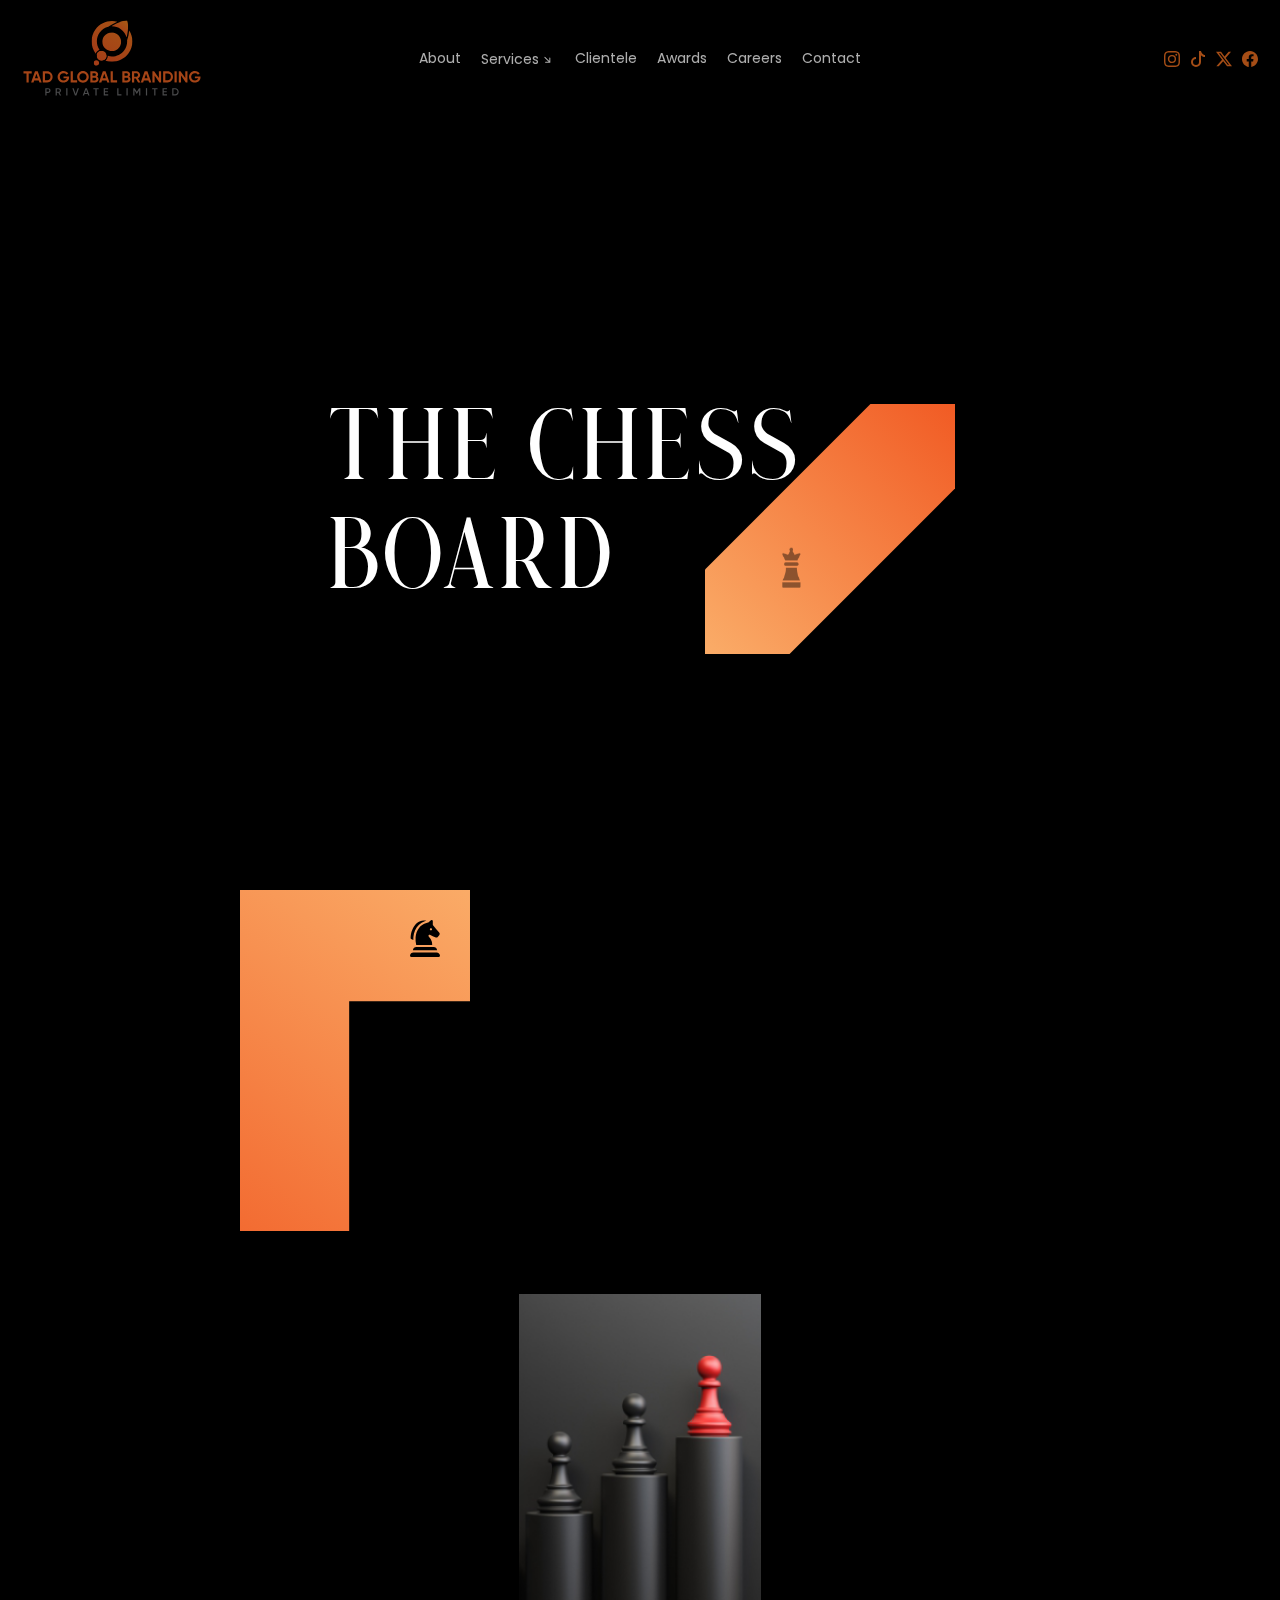
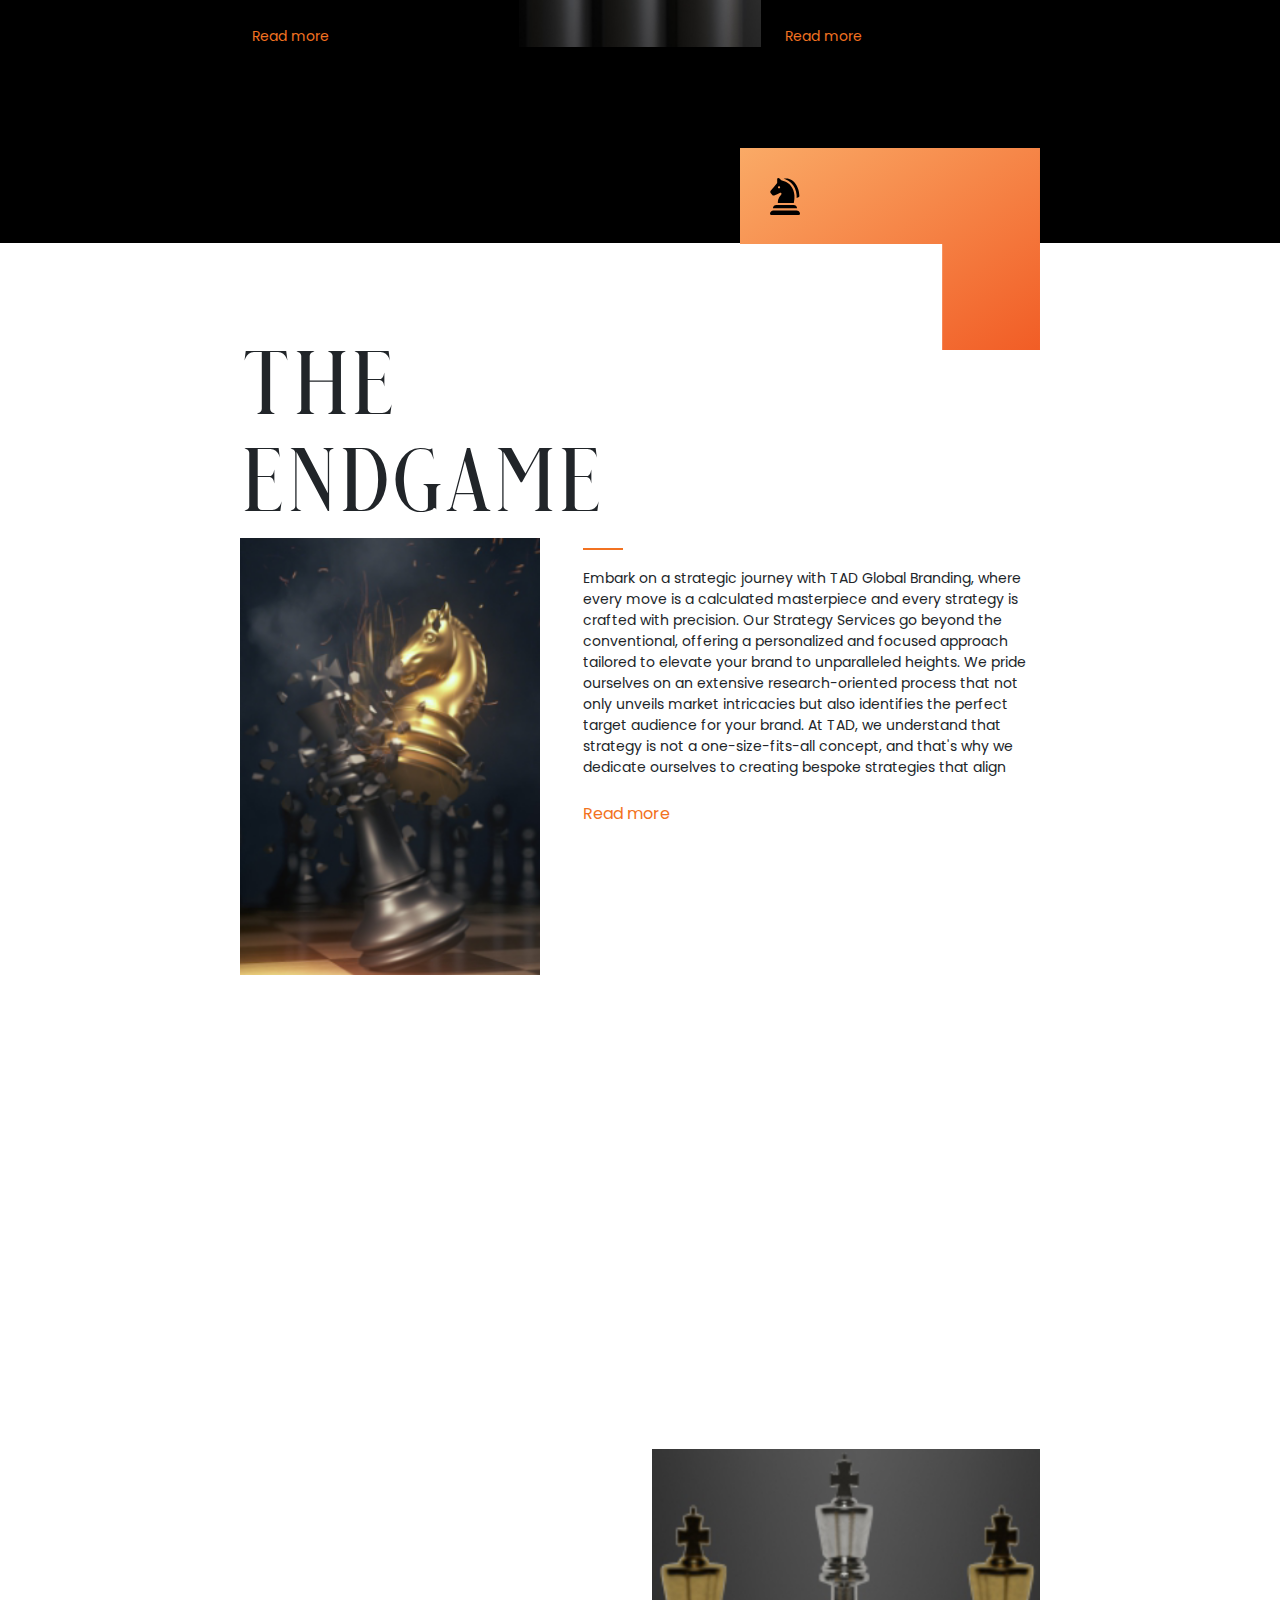
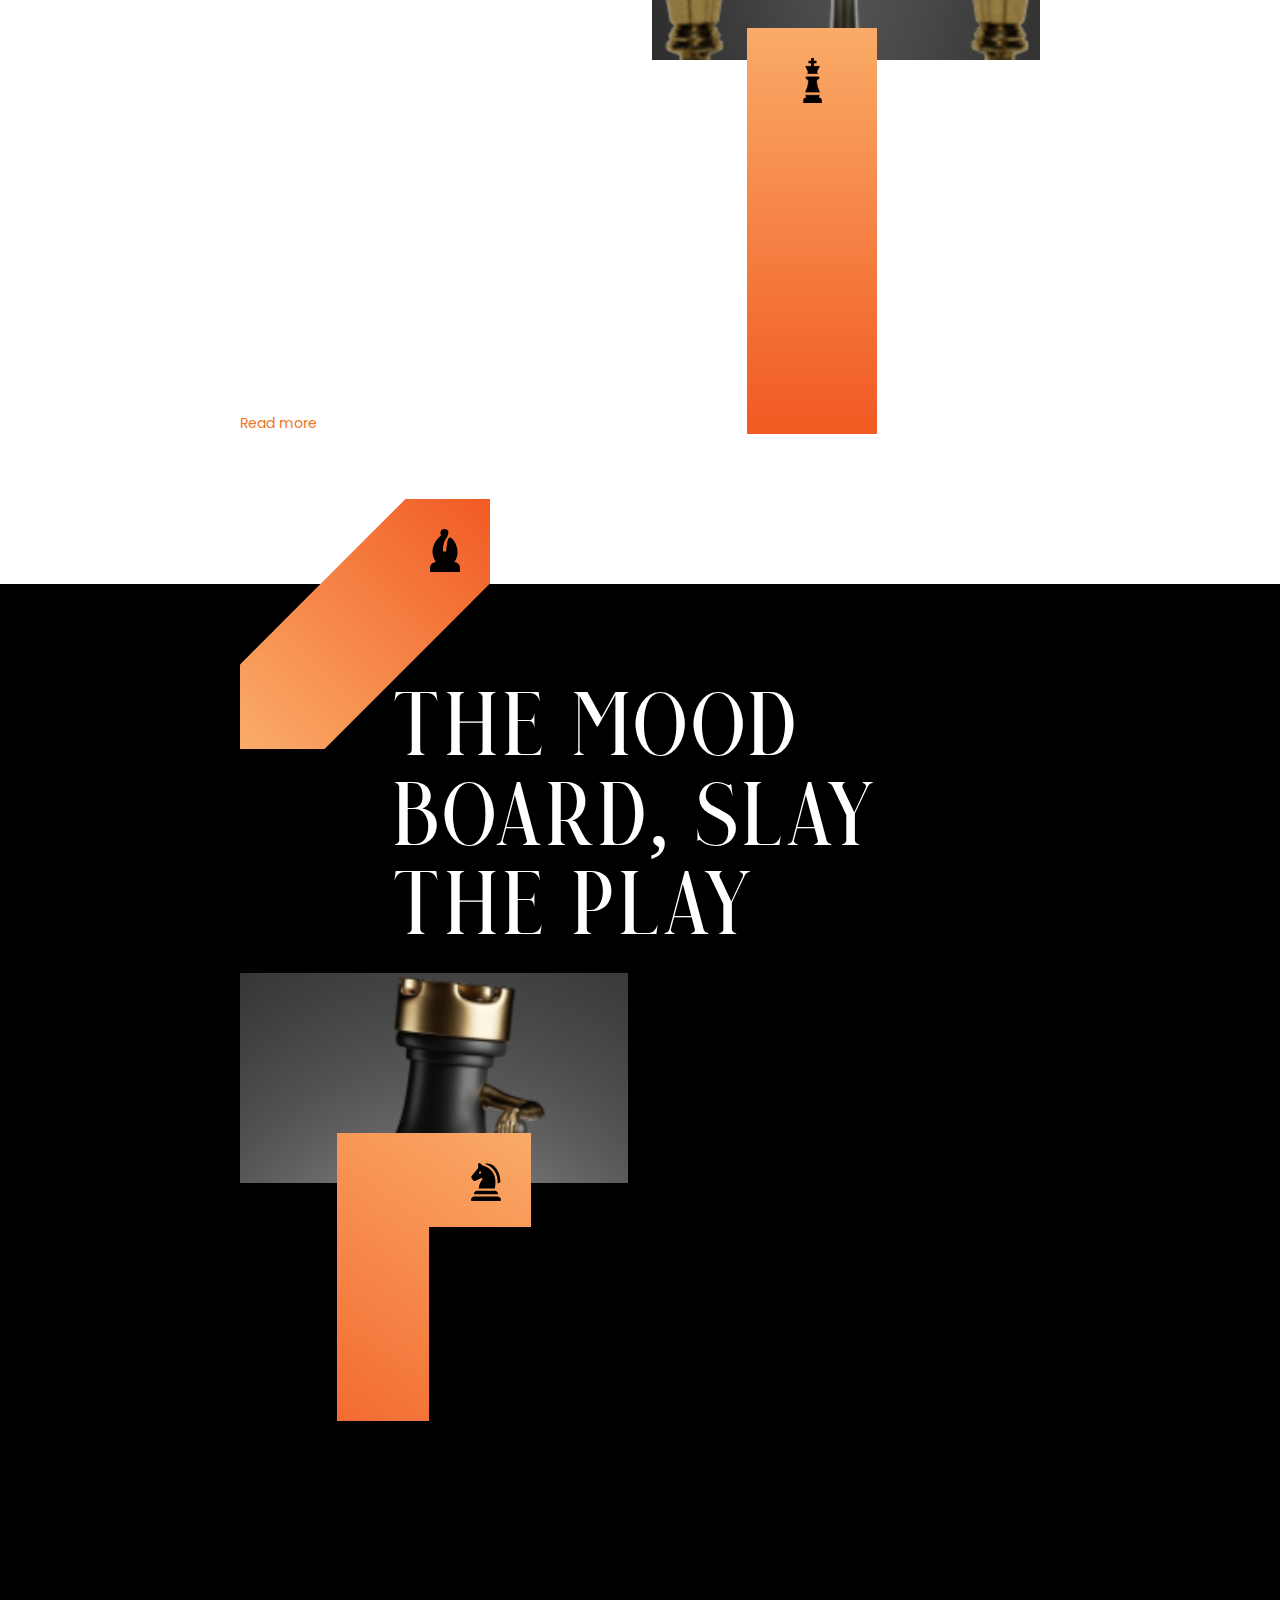
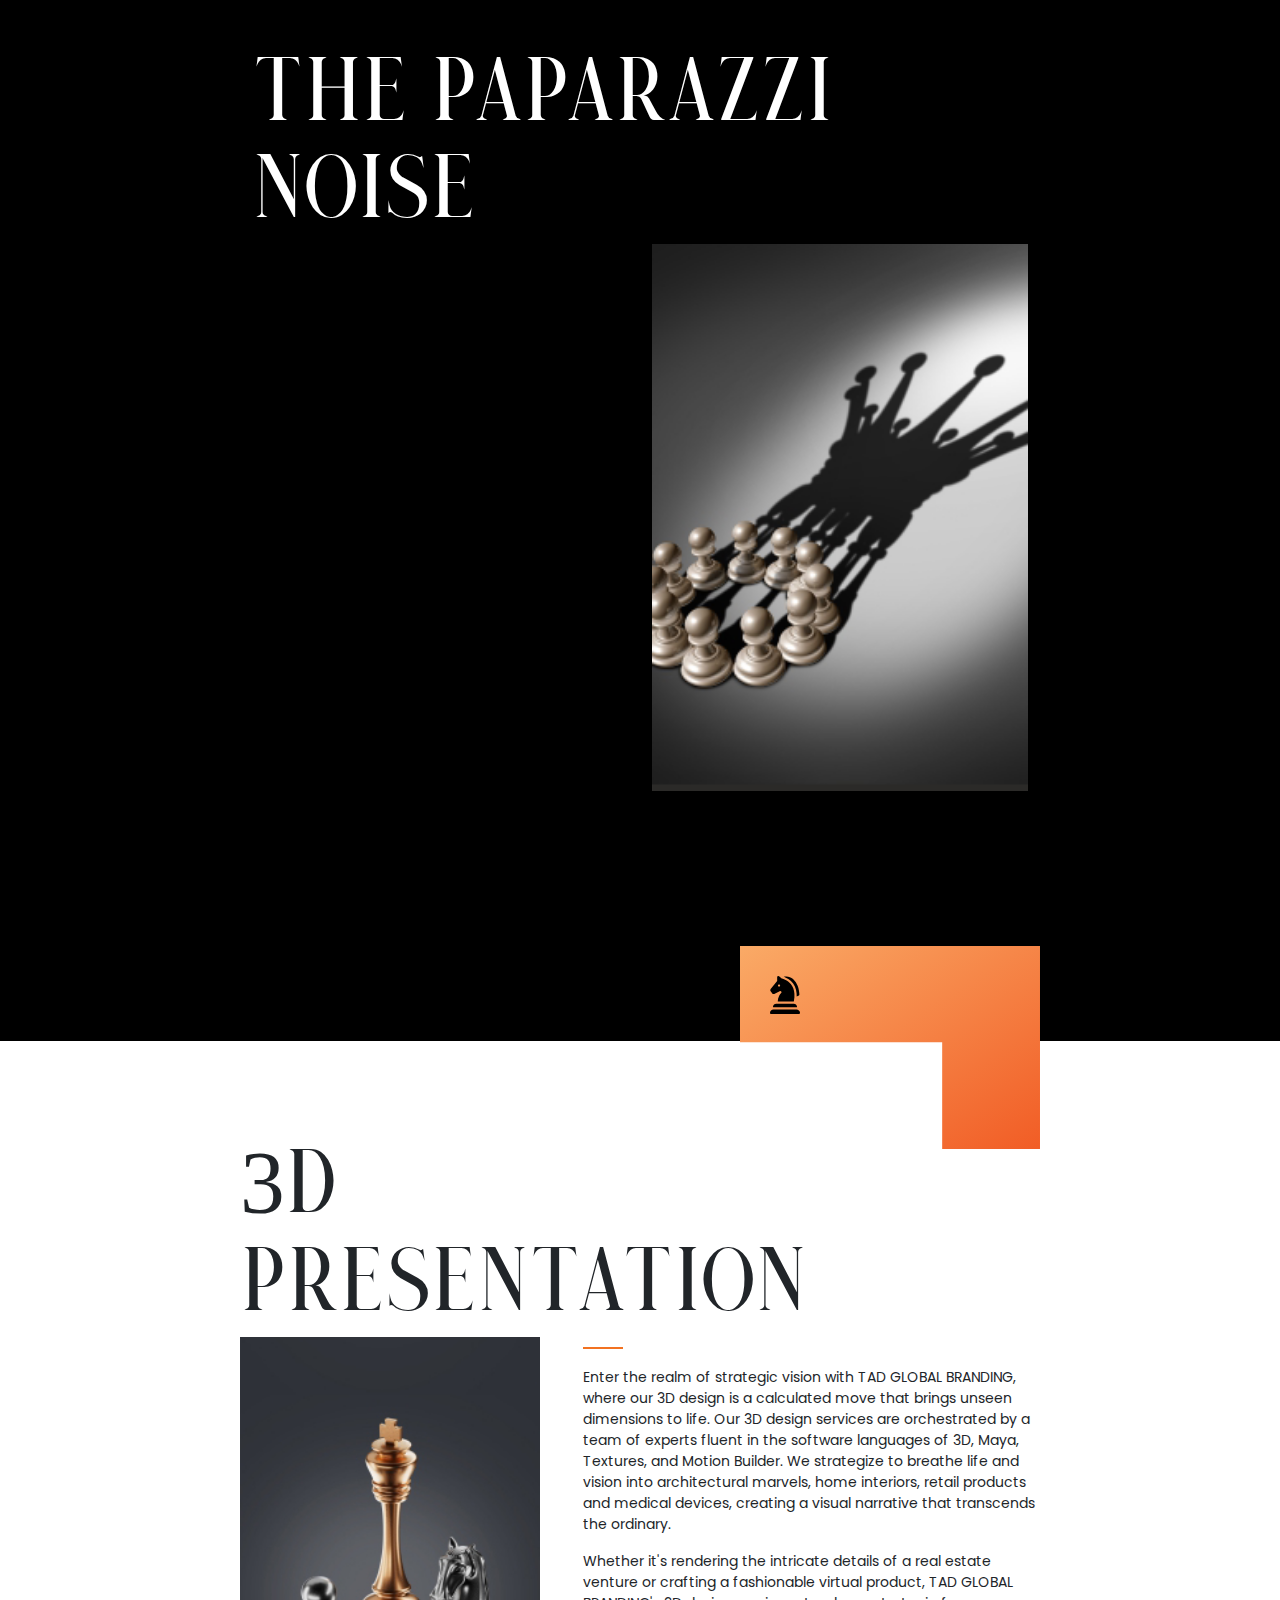
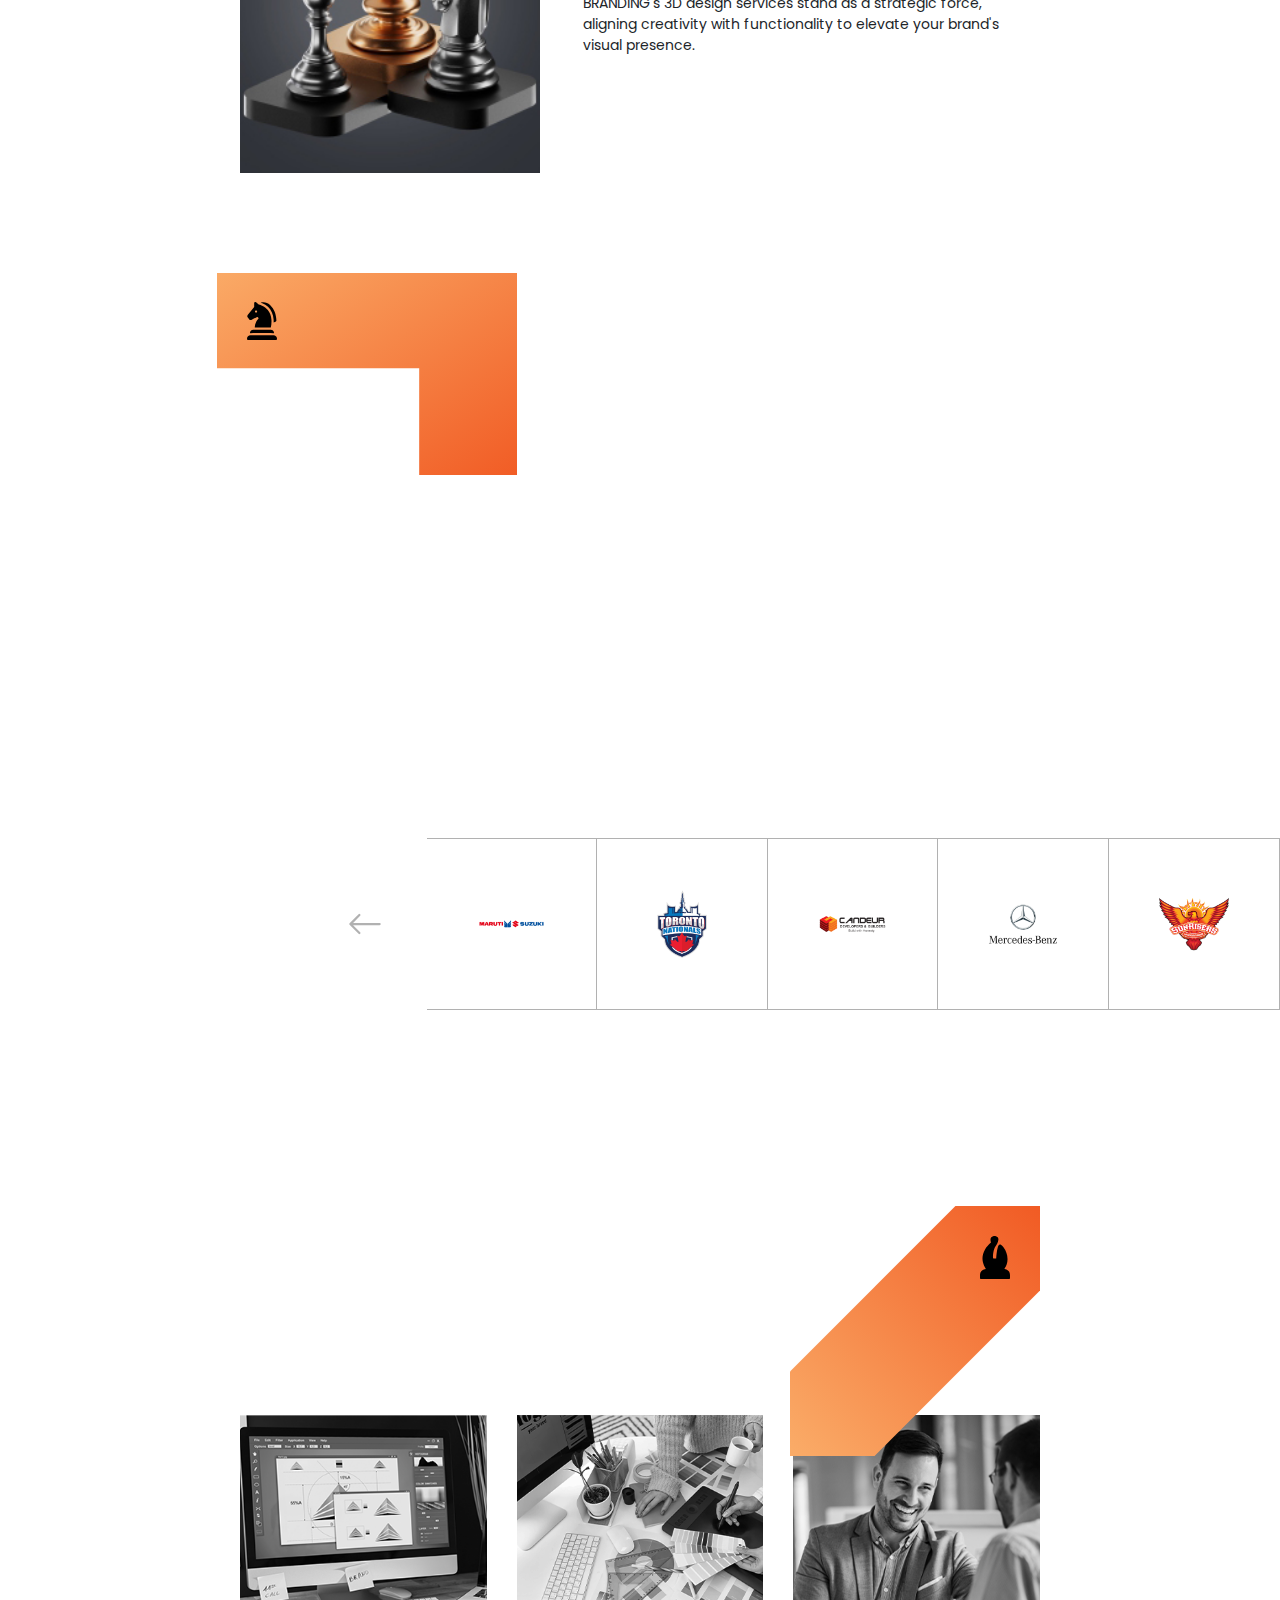
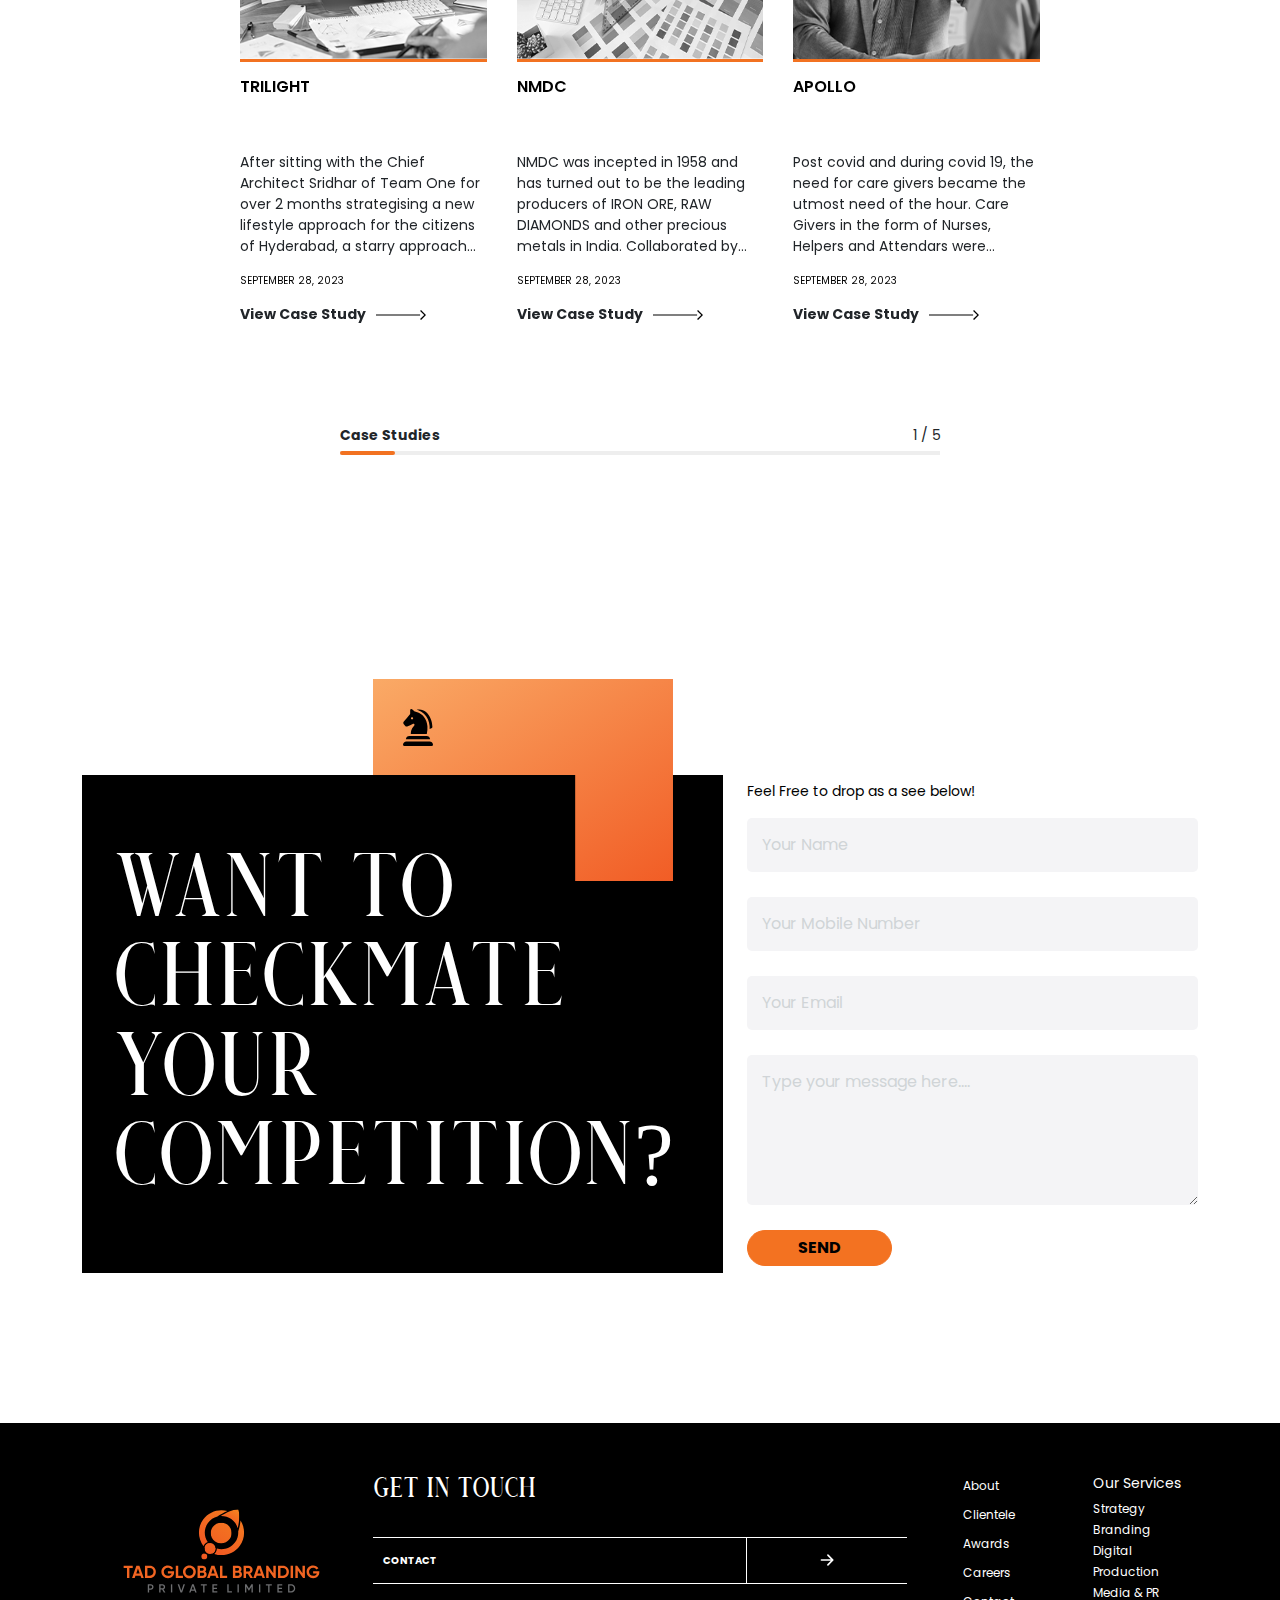
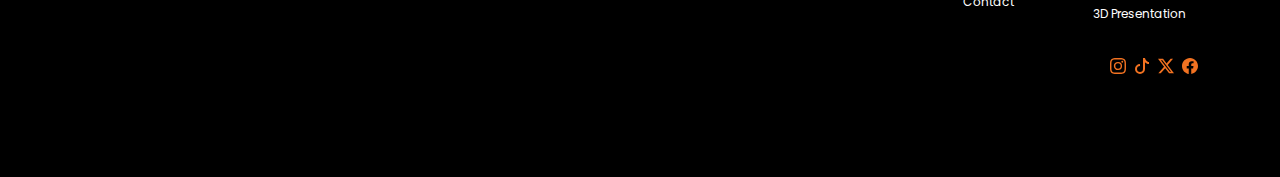
<file: the-chess-board.html>
<!DOCTYPE html>
<html lang="en">
<head>
    <meta charset="UTF-8">
    <meta name="viewport" content="width=device-width, initial-scale=1.0">
    <title>TAD Global</title>
    <link rel="apple-touch-icon" sizes="180x180" href="assets/images/favicon/apple-touch-icon.png">
    <link rel="icon" type="image/png" sizes="32x32" href="assets/images/favicon/favicon-32x32.png">
    <link rel="icon" type="image/png" sizes="16x16" href="assets/images/favicon/favicon-16x16.png">
    <link rel="manifest" href="assets/images/favicon/site.webmanifest">
    <link rel="stylesheet" href="assets/css/bootstrap-css/bootstrap.min.css">
    <link rel="stylesheet" href="assets/css/fancybox/fancybox.min.css">
    <link rel="stylesheet" href="assets/css/swiper/swiper-bundle.min.css">
    <link rel="stylesheet" href="assets/css/responsive.css">
</head>
<body>
  <div class="site_wrap">
    <header>
      <div class="container-fluid">
        <div class="row navbardisap">
          <div class="col-lg-3">
            <div class="left">
              <a href="index.html">
                <div class="logo_wrapper">
                  <img src="assets/images/tad-logo.svg" alt="" srcset="">
                </div>
              </a>
            </div>
          </div>
          <div class="col-lg-6 d-flex align-items-center justify-content-center">
            <div class="middle">
              <ul>
                <!-- <li><a href="index.html" class="active">Home</a></li> -->
                <li><a href="about-us.html">About</a></li>
                <li>
                  <div class="a">
                    Services
                    <div class="icon_wrapper">
                      <svg xmlns="http://www.w3.org/2000/svg" width="16" height="16" fill="currentColor" class="bi bi-arrow-down-short" viewBox="0 0 16 16">
                        <path fill-rule="evenodd" d="M8 4a.5.5 0 0 1 .5.5v5.793l2.146-2.147a.5.5 0 0 1 .708.708l-3 3a.5.5 0 0 1-.708 0l-3-3a.5.5 0 1 1 .708-.708L7.5 10.293V4.5A.5.5 0 0 1 8 4"/>
                      </svg>
                    </div>
                    <div class="absoulte_block">
                        <p class="m-0"><a href="the-endgame.html">Strategy</a></p>
                        <p class="m-0"><a href="the-grand-master-stroke.html">Branding</a></p>
                        <p class="m-0"><a href="the-chess-board.html">Digital</a></p>
                        <p class="m-0"><a href="the-moodboard-slay.html">Production</a></p>
                        <p class="m-0"><a href="the-paparazzi-noise.html">Media & PR</a></p>
                        <p class="m-0"><a href="3d-presentation.html">3D Presentation</a></p>
                    </div>
                  </div>
                </li>
                <li><a href="clientele.html">Clientele</a></li>
                <!-- <li><a href="#">Case Studies</a></li> -->
                <li><a href="awards.html">Awards</a></li>                
                <li><a href="careers.html">Careers</a></li>
                <li><a href="contact.html">Contact</a></li>                
              </ul>
            </div>
          </div>
          <div class="col-lg-3 d-flex align-items-center justify-content-end">
            <div class="right">
              <div class="social-icons">
                <ul>
                  <li>
                    <a href="">
                      <svg xmlns="http://www.w3.org/2000/svg" width="16" height="16" fill="#f27221" class="bi bi-instagram" viewBox="0 0 16 16">
                        <path d="M8 0C5.829 0 5.556.01 4.703.048 3.85.088 3.269.222 2.76.42a3.917 3.917 0 0 0-1.417.923A3.927 3.927 0 0 0 .42 2.76C.222 3.268.087 3.85.048 4.7.01 5.555 0 5.827 0 8.001c0 2.172.01 2.444.048 3.297.04.852.174 1.433.372 1.942.205.526.478.972.923 1.417.444.445.89.719 1.416.923.51.198 1.09.333 1.942.372C5.555 15.99 5.827 16 8 16s2.444-.01 3.298-.048c.851-.04 1.434-.174 1.943-.372a3.916 3.916 0 0 0 1.416-.923c.445-.445.718-.891.923-1.417.197-.509.332-1.09.372-1.942C15.99 10.445 16 10.173 16 8s-.01-2.445-.048-3.299c-.04-.851-.175-1.433-.372-1.941a3.926 3.926 0 0 0-.923-1.417A3.911 3.911 0 0 0 13.24.42c-.51-.198-1.092-.333-1.943-.372C10.443.01 10.172 0 7.998 0h.003zm-.717 1.442h.718c2.136 0 2.389.007 3.232.046.78.035 1.204.166 1.486.275.373.145.64.319.92.599.28.28.453.546.598.92.11.281.24.705.275 1.485.039.843.047 1.096.047 3.231s-.008 2.389-.047 3.232c-.035.78-.166 1.203-.275 1.485a2.47 2.47 0 0 1-.599.919c-.28.28-.546.453-.92.598-.28.11-.704.24-1.485.276-.843.038-1.096.047-3.232.047s-2.39-.009-3.233-.047c-.78-.036-1.203-.166-1.485-.276a2.478 2.478 0 0 1-.92-.598 2.48 2.48 0 0 1-.6-.92c-.109-.281-.24-.705-.275-1.485-.038-.843-.046-1.096-.046-3.233 0-2.136.008-2.388.046-3.231.036-.78.166-1.204.276-1.486.145-.373.319-.64.599-.92.28-.28.546-.453.92-.598.282-.11.705-.24 1.485-.276.738-.034 1.024-.044 2.515-.045v.002zm4.988 1.328a.96.96 0 1 0 0 1.92.96.96 0 0 0 0-1.92zm-4.27 1.122a4.109 4.109 0 1 0 0 8.217 4.109 4.109 0 0 0 0-8.217zm0 1.441a2.667 2.667 0 1 1 0 5.334 2.667 2.667 0 0 1 0-5.334z"/>
                      </svg>
                    </a>
                  </li>
                  <li>
                    <a href="">
                      <svg xmlns="http://www.w3.org/2000/svg" width="16" height="16" fill="#f27221" class="bi bi-tiktok" viewBox="0 0 16 16">
                        <path d="M9 0h1.98c.144.715.54 1.617 1.235 2.512C12.895 3.389 13.797 4 15 4v2c-1.753 0-3.07-.814-4-1.829V11a5 5 0 1 1-5-5v2a3 3 0 1 0 3 3V0Z"/>
                      </svg>
                    </a>
                  </li>
                  <li>
                    <a href="">
                      <svg xmlns="http://www.w3.org/2000/svg" width="16" height="16" fill="#f27221" class="bi bi-twitter-x" viewBox="0 0 16 16">
                        <path d="M12.6.75h2.454l-5.36 6.142L16 15.25h-4.937l-3.867-5.07-4.425 5.07H.316l5.733-6.57L0 .75h5.063l3.495 4.633L12.601.75Zm-.86 13.028h1.36L4.323 2.145H2.865l8.875 11.633Z"/>
                      </svg>
                    </a>
                  </li>
                  <li>
                    <a href="">
                      <svg xmlns="http://www.w3.org/2000/svg" width="16" height="16" fill="#f27221" class="bi bi-facebook" viewBox="0 0 16 16">
                        <path d="M16 8.049c0-4.446-3.582-8.05-8-8.05C3.58 0-.002 3.603-.002 8.05c0 4.017 2.926 7.347 6.75 7.951v-5.625h-2.03V8.05H6.75V6.275c0-2.017 1.195-3.131 3.022-3.131.876 0 1.791.157 1.791.157v1.98h-1.009c-.993 0-1.303.621-1.303 1.258v1.51h2.218l-.354 2.326H9.25V16c3.824-.604 6.75-3.934 6.75-7.951z"/>
                      </svg>
                    </a>
                  </li>
                </ul>
              </div>
            </div>
          </div>
        </div>
        <div class="mobile_nav">
          <div class="left">
            <a href="index.html">
              <div class="logo_wrapper">
                <img src="assets/images/tad-logo.svg" alt="" srcset="">
              </div>
            </a>
          </div>
          <div class="right">
            <div class="ham_wrapper home_2">
              <div class="lines_wrapper">
                  <div class="line"></div>
              </div>
              <div class="mb_opptions_wrapper">
            
                  <ul class="mobile">
                      <div class="close">
                          <svg xmlns="http://www.w3.org/2000/svg" width="36" height="36" fill="#ffffff" class="bi bi-x-circle" viewBox="0 0 16 16">
                              <path d="M8 15A7 7 0 1 1 8 1a7 7 0 0 1 0 14zm0 1A8 8 0 1 0 8 0a8 8 0 0 0 0 16z"></path>
                              <path d="M4.646 4.646a.5.5 0 0 1 .708 0L8 7.293l2.646-2.647a.5.5 0 0 1 .708.708L8.707 8l2.647 2.646a.5.5 0 0 1-.708.708L8 8.707l-2.646 2.647a.5.5 0 0 1-.708-.708L7.293 8 4.646 5.354a.5.5 0 0 1 0-.708z"></path>
                          </svg>
                      </div>
                      <li><a href="about-us.html">About</a></li>
                      <li>
                        <div class="a">
                          Services
                          <div class="icon_wrapper">
                            <svg xmlns="http://www.w3.org/2000/svg" width="16" height="16" fill="currentColor" class="bi bi-arrow-down-short" viewBox="0 0 16 16">
                              <path fill-rule="evenodd" d="M8 4a.5.5 0 0 1 .5.5v5.793l2.146-2.147a.5.5 0 0 1 .708.708l-3 3a.5.5 0 0 1-.708 0l-3-3a.5.5 0 1 1 .708-.708L7.5 10.293V4.5A.5.5 0 0 1 8 4"/>
                            </svg>
                          </div>
                          <div class="absoulte_block">
                              <p class="m-0"><a href="the-endgame.html">Strategy</a></p>
                              <p class="m-0"><a href="the-grand-master-stroke.html">Branding</a></p>
                              <p class="m-0"><a href="the-chess-board.html">Digital</a></p>
                              <p class="m-0"><a href="the-moodboard-slay.html">Production</a></p>
                              <p class="m-0"><a href="the-paparazzi-noise.html">Media & PR</a></p>
                              <p class="m-0"><a href="3d-presentation.html">3D Presentation</a></p>
                          </div>
                        </div>
                      </li>
                      <li><a href="clientele.html">Clientele</a></li>
                      <!-- <li><a href="#">Case Studies</a></li> -->
                      <li><a href="awards.html">Awards</a></li> 
                      <li><a href="careers.html">Careers</a></li>
                      <li><a href="contact.html">Contact</a></li> 
                      <div class="right">
                        <div class="social-icons">
                          <ul>
                            <li>
                              <a href="">
                                <svg xmlns="http://www.w3.org/2000/svg" width="16" height="16" fill="#f27221" class="bi bi-instagram" viewBox="0 0 16 16">
                                  <path d="M8 0C5.829 0 5.556.01 4.703.048 3.85.088 3.269.222 2.76.42a3.917 3.917 0 0 0-1.417.923A3.927 3.927 0 0 0 .42 2.76C.222 3.268.087 3.85.048 4.7.01 5.555 0 5.827 0 8.001c0 2.172.01 2.444.048 3.297.04.852.174 1.433.372 1.942.205.526.478.972.923 1.417.444.445.89.719 1.416.923.51.198 1.09.333 1.942.372C5.555 15.99 5.827 16 8 16s2.444-.01 3.298-.048c.851-.04 1.434-.174 1.943-.372a3.916 3.916 0 0 0 1.416-.923c.445-.445.718-.891.923-1.417.197-.509.332-1.09.372-1.942C15.99 10.445 16 10.173 16 8s-.01-2.445-.048-3.299c-.04-.851-.175-1.433-.372-1.941a3.926 3.926 0 0 0-.923-1.417A3.911 3.911 0 0 0 13.24.42c-.51-.198-1.092-.333-1.943-.372C10.443.01 10.172 0 7.998 0h.003zm-.717 1.442h.718c2.136 0 2.389.007 3.232.046.78.035 1.204.166 1.486.275.373.145.64.319.92.599.28.28.453.546.598.92.11.281.24.705.275 1.485.039.843.047 1.096.047 3.231s-.008 2.389-.047 3.232c-.035.78-.166 1.203-.275 1.485a2.47 2.47 0 0 1-.599.919c-.28.28-.546.453-.92.598-.28.11-.704.24-1.485.276-.843.038-1.096.047-3.232.047s-2.39-.009-3.233-.047c-.78-.036-1.203-.166-1.485-.276a2.478 2.478 0 0 1-.92-.598 2.48 2.48 0 0 1-.6-.92c-.109-.281-.24-.705-.275-1.485-.038-.843-.046-1.096-.046-3.233 0-2.136.008-2.388.046-3.231.036-.78.166-1.204.276-1.486.145-.373.319-.64.599-.92.28-.28.546-.453.92-.598.282-.11.705-.24 1.485-.276.738-.034 1.024-.044 2.515-.045v.002zm4.988 1.328a.96.96 0 1 0 0 1.92.96.96 0 0 0 0-1.92zm-4.27 1.122a4.109 4.109 0 1 0 0 8.217 4.109 4.109 0 0 0 0-8.217zm0 1.441a2.667 2.667 0 1 1 0 5.334 2.667 2.667 0 0 1 0-5.334z"/>
                                </svg>
                              </a>
                            </li>
                            <li>
                              <a href="">
                                <svg xmlns="http://www.w3.org/2000/svg" width="16" height="16" fill="#f27221" class="bi bi-tiktok" viewBox="0 0 16 16">
                                  <path d="M9 0h1.98c.144.715.54 1.617 1.235 2.512C12.895 3.389 13.797 4 15 4v2c-1.753 0-3.07-.814-4-1.829V11a5 5 0 1 1-5-5v2a3 3 0 1 0 3 3V0Z"/>
                                </svg>
                              </a>
                            </li>
                            <li>
                              <a href="">
                                <svg xmlns="http://www.w3.org/2000/svg" width="16" height="16" fill="#f27221" class="bi bi-twitter-x" viewBox="0 0 16 16">
                                  <path d="M12.6.75h2.454l-5.36 6.142L16 15.25h-4.937l-3.867-5.07-4.425 5.07H.316l5.733-6.57L0 .75h5.063l3.495 4.633L12.601.75Zm-.86 13.028h1.36L4.323 2.145H2.865l8.875 11.633Z"/>
                                </svg>
                              </a>
                            </li>
                            <li>
                              <a href="">
                                <svg xmlns="http://www.w3.org/2000/svg" width="16" height="16" fill="#f27221" class="bi bi-facebook" viewBox="0 0 16 16">
                                  <path d="M16 8.049c0-4.446-3.582-8.05-8-8.05C3.58 0-.002 3.603-.002 8.05c0 4.017 2.926 7.347 6.75 7.951v-5.625h-2.03V8.05H6.75V6.275c0-2.017 1.195-3.131 3.022-3.131.876 0 1.791.157 1.791.157v1.98h-1.009c-.993 0-1.303.621-1.303 1.258v1.51h2.218l-.354 2.326H9.25V16c3.824-.604 6.75-3.934 6.75-7.951z"/>
                                </svg>
                              </a>
                            </li>
                          </ul>
                        </div>
                      </div>
                  </ul>
              </div>
            </div>
          </div>
        </div>
      </div>
    </header>

    <main>
      <section class="sec_1 services" id="thechessboard">
        <div class="section_wrapper">
          <div class="container">
            <div class="content_wrapper">
              <h2 class="one">THE CHESS</h2>
              <h2 class="two p-0"> BOARD</h2>
              <!-- <h2 class="three"></h2> -->
              <div class="diagonal_strip">
                <img src="assets/images/strip_1.svg" alt="" srcset="">
                <div class="strip_content">
                  <div class="content_itself">
                    <div class="text">
                      <p class="hero_text">100+<br>CLIENTS</p>
                    </div>
                    <img src="assets/images/queen.png" class="solider1" alt="" srcset="">
                  </div>
                </div>
              </div>
              
            </div>
          </div>
        </div>
      </section>
      
      <div class="for_strip"></div>

      <section class="sec_2 services" id="intro">
        <div class="section_wrapper">
          <div class="container">
            <div class="content_wrapper">
              <div class="floating_strip">
                <img src="assets/images/strip_2.svg" alt="" srcset="">
                <div class="strip_content sec2_horse">
                  <div class="content_itself">
                    <p class="newText25 fw-bold m-0 lh-1 fs-6 align-self-center position-absolute text-dark">25+ YEARS</p>
                    <img src="assets/images/horse.svg" alt="" srcset="" class="horse1">
                  </div>
                </div>
              </div>
              <div class="container">
                <div class="row justify-content-center pt-5">
                  <div class="col-lg-8">
                    <div class="main_heading">
                      <h2 class="sec2_ani1">DIGITAL</h2>
                    </div>
                  </div>
                </div>
                <div class="row py-5 mb-5">
                  <div class="col-lg-4 d-flex align-items-end">
                    <div class="left">
                      <div class="readMoreBlock">
                        <input id="readMoreBtn" type="checkbox" class="d-none">
                        <div class="allContent padding_top">
                          <p class="ozerotoone">TAD GLOBAL BRANDING’s  Digital Marketing Services are a grandmaster's play to dominate the online realm and our conceptual social media marketing is the strategic maneuver that propels it forward. We go beyond the conventional, employing an extensive research-driven approach that dissects consumer behavior intricately. We understand that in the digital landscape, every move matters, and that's why our bespoke social and digital marketing solutions are tailored to your brand's unique DNA.</p>
                        </div>
                        <label class="pt-4 pb-3 pb-lg-0" for="readMoreBtn">Read </label>
                      </div>
                      <!-- <p class="ozerotoone">
                        In the ever-evolving landscape of the Digital first world the differentiator is being relevant and engaging. From content creation to online advertising, our moves are not just about visibility; they're about dominating the board, ensuring your brand is positioned as a leader in the digital realm. <br><br>
                        Like chess pieces working in tandem, the knowledge of how integrated marketing helps orchestrate engaging content that resonates with your audience, ensuring your brand stands out amidst the noise it's about making the right moves to capture attention and drive engagement.</p> -->
                    </div>
                  </div>
                  <div class="col-lg-8">
                    <div class="right">
                      <div class="row h-100">
                        <div class="col-lg-6">
                          <div class="d-flex align-items-end h-full">
                            <img src="assets/images/digital.png" alt="" srcset="">
                          </div>
                        </div>
                        <div class="col-lg-6 d-flex align-items-end">
                          <div class="readMoreBlock">
                            <input id="readMoreBtn1" type="checkbox" class="d-none">
                            <div class="allContent padding_top sm">                              
                              <p class="ozerotoone">Visual engagement is the key to victory in the online world, and at TAD Global Branding, we orchestrate audience engagement strategies that resonate like a well-executed endgame. Our team dives deep into understanding your target audience, crafting campaigns that not only capture attention but also spark meaningful interactions. The journey doesn't end there – we bring competitor analysis to the forefront, ensuring your brand's social media marketing strategies are not just effective but also outshine the rivals. Whether it's conceptualizing engaging content or implementing performance marketing solutions, we make calculated moves that put your brand at the forefront of the digital chessboard. Trust TAD Global Branding for a checkmate in the digital arena – where strategic brilliance meets audience resonance, and your brand emerges victorious in the game of online supremacy.</p>
                            </div>
                            <label class="pt-4 pb-3 pb-lg-0" for="readMoreBtn1">Read </label>
                          </div>
                          <!-- <p class="ozerotoone">
                            From SEO to PPC, our moves are calculated to position your brand advantageously in the digital arena. Performance Marketing is Real Game Analysis and our approach involves meticulous data analysis. We track the performance of every move, every campaign, using analytics as our strategic tool to refine our tactics and enhance your brand's digital presence.</p> -->
                        </div>
                      </div>
                      
                    </div>
                  </div>
                </div>
              </div>
            </div>
          </div>
        </div>
      </section>

      <section class="services_sec_3">
        <div class="section_wrapper">
            <div class="container">
                <div class="content_wrapper">
                    <div class="image_wrapper">
                        <img src="assets/images/strip_3.svg" alt="" srcset="">
                        <div class="strip_content">
                          <div class="content_itself">
                            <div class="text horsetext">
                              <p>STRATEGY</p>
                            </div>
                            <img src="assets/images/horse.svg" alt="" srcset="" class="horse2">
                          </div>
                        </div>
                    </div>
                    <div class="row">
                        <div class="col-lg-5">
                            <div class="heading_wrapper">
                              <h2>THE</h2>
                              <h2>ENDGAME</h2>
                              <!-- <h2>&nbsp;</h2> -->
                            </div>
                        </div>
                    </div>
                    <div class="row">
                        <div class="col-lg-5">
                            <div class="left">
                                <div class="image_wrapper2">
                                    <img src="assets/images/strategy.png" alt="" srcset="">
                                </div>
                            </div>
                        </div>
                        <div class="col-lg-7">
                            <div class="right">
                                <div class="para_wrapper">
                                  <div class="readMoreBlock">
                                    <input id="readMoreBtn2" type="checkbox" class="d-none">
                                    <div class="allContent">                              
                                      <p>Embark on a strategic journey with TAD Global Branding, where every move is a calculated masterpiece and every strategy is crafted with precision. Our Strategy Services go beyond the conventional, offering a personalized and focused approach tailored to elevate your brand to unparalleled heights. We pride ourselves on an extensive research-oriented process that not only unveils market intricacies but also identifies the perfect target audience for your brand. At TAD, we understand that strategy is not a one-size-fits-all concept, and that's why we dedicate ourselves to creating bespoke strategies that align seamlessly with your brand's unique identity.</p>
                                      <!-- <p class="ozerotoone">Visual engagement is the key to victory in the online world, and at TAD Global Branding, we orchestrate audience engagement strategies that resonate like a well-executed endgame. Our team dives deep into understanding your target audience, crafting campaigns that not only capture attention but also spark meaningful interactions. The journey doesn't end there – we bring competitor analysis to the forefront, ensuring your brand's social media marketing strategies are not just effective but also outshine the rivals. Whether it's conceptualizing engaging content or implementing performance marketing solutions, we make calculated moves that put your brand at the forefront of the digital chessboard. Trust TAD Global Branding for a checkmate in the digital arena – where strategic brilliance meets audience resonance, and your brand emerges victorious in the game of online supremacy.</p> -->
                                      <p>What sets TAD Global Branding apart is our unwavering commitment to staying at the forefront of industry trends and innovations. Much like a skilled player anticipates their opponent's moves, we constantly update and upgrade our strategies through our extensive network and connections. Our product development strategy, a key element in our arsenal, is designed to build a product line that stands out across any market segment. We collaborate closely with out clients to identify opportunities, create innovative solutions, and develop a product lineup that not only captures attention but also sells with unparalleled ease. With TAD Global Branding, your brand becomes a strategic masterpiece, ready to conquer the market with personalized precision and perpetual innovation.</p>
                                    </div>
                                    <label class="pt-4 pb-3 pb-lg-0" for="readMoreBtn2">Read </label>
                                  </div>
                                    <!-- <p>At TAD Global from the opening gambit to the checkmate, we craft narratives that resonate, visuals that captivate, and strategies that outwit the competition.</p>
                                    <p>Every campaign, every visual, every message - all part of a grand strategy aimed at positioning your brand for success.</p>
                                    <p>A strategic journey where branding isn't just about making noise; it's about making the right moves that resonate, ensuring your brand emerges victorious in the competitive landscape.</p>
                                    <p>Our canvas is the chessboard, and creativity is our playing pieces.</p> -->
                                </div>
                            </div>
                        </div>
                    </div>
                </div>
            </div>
        </div>
      </section>

      <section class="sec_4 services" >
        <div class="section_wrapper">
          <div class="container">
            <div class="content_wrapper">
              <div class="floating_block">
                <div class="left2">
                  <img src="assets/images/strip_4.svg" alt="">
                  <div class="strip_content">
                    <div class="content_itself">
                      <img src="assets/images/king.png" alt="" srcset="" class="elephant1 img">
                    </div>
                  </div>
                </div>
                <div class="right2" style="opacity: 0;pointer-events: none;">
                  <div class="text">
                    <p>HOW<br>WE PLAY</p>
                  </div>
                </div>
              </div>
              <h2 class="sec4_heading1">THE</h2>
              <h2 class="sec4_heading2">GRANDMASTER</h2>
              <h2 class="sec4_heading2">STROKE</h2>
              <div class="row justify-content-end pt-5">
                <div class="col-lg-12">
                  <div class="row">
                    <div class="col-lg-6 d-flex align-items-center">
                      <div class="left">
                        <h2 class="subparani1">DIGITAL</h2>
                        <p class="para subparani2">TAD GLOBAL BRANDING’s  Digital Marketing Services are a grandmaster's play to dominate the online realm and our conceptual social media marketing is the strategic maneuver that propels it forward. We go beyond the conventional, employing an extensive research-driven approach that dissects consumer behavior intricately. We understand that in the digital landscape, every move matters, and that's why our bespoke social and digital marketing solutions are tailored to your brand's unique DNA.                        </p>
                        <div class="readMoreBlock">
                          <input id="readMoreBtn3" type="checkbox" class="d-none">
                          <div class="allContent all-1">                              
                            <p class="subparani2">Visual engagement is the key to victory in the online world, and at TAD Global Branding, we orchestrate audience engagement strategies that resonate like a well-executed endgame. Our team dives deep into understanding your target audience, crafting campaigns that not only capture attention but also spark meaningful interactions. The journey doesn't end there – we bring competitor analysis to the forefront, ensuring your brand's social media marketing strategies are not just effective but also outshine the rivals. Whether it's conceptualizing engaging content or implementing performance marketing solutions, we make calculated moves that put your brand at the forefront of the digital chessboard. Trust TAD Global Branding for a checkmate in the digital arena – where strategic brilliance meets audience resonance, and your brand emerges victorious in the game of online supremacy.                        </p>                          
                          </div>
                          <label class="pt-4 pb-3 pb-lg-0" for="readMoreBtn3">Read </label>
                        </div>
                        <!-- <p class="para subparani2">In the ever-evolving landscape of the Digital first world the differentiator is being relevant and engaging. From content creation to online advertising, our moves are not just about visibility; they're about dominating the board, ensuring your brand is positioned as a leader in the digital realm.</p>
                        <p class="para subparani2">Like chess pieces working in tandem, the knowledge of how integrated marketing helps orchestrate engaging content that resonates with your audience, ensuring your brand stands out amidst the noise it's about making the right moves to capture attention and drive engagement.</p>
                        <p class="para subparani2">From SEO to PPC, our moves are calculated to position your brand advantageously in the digital arena. Performance Marketing is Real Game Analysis and our approach involves meticulous data analysis. We track the performance of every move, every campaign, using analytics as our strategic tool to refine our tactics and enhance your brand's digital presence.</p> -->

                        <!-- <a href="#" class="cta">View Case Study <span><svg xmlns="http://www.w3.org/2000/svg" width="26" height="26" fill="#f27221" class="bi bi-arrow-right-short" viewBox="0 0 16 16">
                          <path fill-rule="evenodd" d="M4 8a.5.5 0 0 1 .5-.5h5.793L8.146 5.354a.5.5 0 1 1 .708-.708l3 3a.5.5 0 0 1 0 .708l-3 3a.5.5 0 0 1-.708-.708L10.293 8.5H4.5A.5.5 0 0 1 4 8z"/>
                        </svg></span></a> -->
                      </div>
                    </div>
                    <div class="col-lg-6">
                      <div class="right">
                        <img src="assets/images/branding-horizontal.png" alt="" srcset="">
                      </div>
                    </div>
                  </div>
                </div>
              </div>
            </div>
          </div>
        </div>
      </section>

      <section class="sec_5 services" >
        <div class="section_wrapper">
          <div class="container">
            <div class="content_wrapper">
              <div class="row justify-content-end">
                <div class="col-lg-12">
                    <div class="heading_wrapper">
                        <div class="parent">
                            <h2>THE MOOD BOARD, SLAY THE PLAY</h2>
                        </div>
                        <div class="diagonal_strip">
                            <img src="assets/images/strip_1.svg" alt="" srcset="">
                            <div class="strip_content">
                              <div class="content_itself">
                                <img src="assets/images/solider.svg" alt="" srcset="" class="solider2">
                              </div>
                            </div>
                        </div>
                    </div>
                  <div class="row">
                    <div class="col-lg-6">
                        <div class="right">
                          <div class="image_wrapper">
                            <img src="assets/images/production-horizontal.png" alt="" class="fish">
                            <div class="vertical_strip">
                              <img src="assets/images/strip_5.svg" alt="" srcset="">
                              <div class="strip_content">
                                <div class="content_itself">
                                  <img src="assets/images/horse.svg" alt="" srcset="" class="horse3">
                                </div>
                              </div>
                            </div>
                          </div>
                        </div>
                    </div>
                    <div class="col-lg-6">
                      <div class="left">
                        <h2 class="subparani1">TAD FLIX - PRODUCTION</h2>
                        <p class="para subparani2">Enter the cinematic realm with TAD Global Branding, where film production breathes life into communication.Our Film Production Services is a testament to our expertise in carving concept stories that resonate across emotional, humorous, and social spectrums. Whether it's a brand film, a corporate narrative, a logo launch video or a compelling CSR story, our team stands as exceptional storytellers, both visually and verbally, creating a symphony of moving images that not only captivates but strategically brings the best reach for your brand.</p>
                        <p class="para subparani2">At TAD Global Branding, film production is a strategic game where each frame is a calculated move towards audience engagement and brand resonance. Our cinematic endeavors are not just about showcasing visuals; they are about weaving narratives that leave a lasting impact. Through meticulous planning and creative prowess, we transform ideas into compelling stories that connect with audiences on a profound level.</p>
                        <!-- <p class="para subparani2">Production is a meticulously orchestrated game. It isn't just about creating content; it's about executing a masterful strategy, much like a carefully orchestrated chess game. our studio as a chessboard, where creativity takes center stage. The pieces - from lighting to sound design, from camera angles to post-production - are carefully positioned to bring the brand's story to life. Every element is a strategic move, working in harmony to create a visual masterpiece that not only communicates but resonates.</p>
                        <p class="para subparani2">From 3D renders to beautiful reels, from digital films to TVC there is Strategic Precision in Every Frame. Our production team at TAD Flix understands that every move, every frame, and every second counts.</p>
                        <a href="#" class="cta">View Case Study <span><svg xmlns="http://www.w3.org/2000/svg" width="26" height="26" fill="#f27221" class="bi bi-arrow-right-short" viewBox="0 0 16 16">
                          <path fill-rule="evenodd" d="M4 8a.5.5 0 0 1 .5-.5h5.793L8.146 5.354a.5.5 0 1 1 .708-.708l3 3a.5.5 0 0 1 0 .708l-3 3a.5.5 0 0 1-.708-.708L10.293 8.5H4.5A.5.5 0 0 1 4 8z"/>
                        </svg></span></a> -->
                      </div>
                    </div>
                    
                  </div>
                </div>
              </div>
            </div>
          </div>
        </div>
        <div class="lower">
          <div class="container">
            <div class="row">
              <div class="col-lg-12">
                <div class="heading_wrapper">
                    <h2>THE PAPARAZZI</h2>
                    <h2>NOISE</h2>
                </div>
                <div class="row">
                  <div class="col-lg-6 d-flex align-items-center">
                    <div class="text_wrapper">
                      <h2 class="subparani1">TAD CROW - MEDIA AND PR</h2>
                      <p class="para subparani2">The Media and PR Services at TAD GLOBAL BRANDING transcend the ordinary, covering an expansive realm that includes print, radio, outdoor, electronic, celebrity endorsements, in-film collabs and even theatrical mediums across India. As seasoned players with expert relations in both local and international media and film spheres, we pride ourselves on being the architects of triumph for our clientele.                      </p>
                      <p class="para subparani2">TAD GLOBAL BRANDING leverages its in-depth knowledge to select the perfect media channels tailored to your product requirements. Whether it's the printed word, the airwaves, the outdoor canvas, the electronic spectrum, or the theatrical stage, we position our clients to be the kings in their fields. Choose TAD GLOBAL BRANDING as your Media and PR partner, and let us orchestrate the strategic moves that elevate your brand's presence, making you the undisputed monarch in your industry.                      </p>
                        <!-- <p class="para subparani2">With the shift in consumption habits and dynamics of media and mediums one of the key challenges is how to reach the right TG and not just make noise. We help brands handle micro markets and penetrate well with the right media mix with Events & PR along with strategy are at the heart of it Our experience serves as the compass, navigating the delicate balance between storytelling and reputation management for impactful and enduring brand narratives. The TAD Crow army is ready from the word go.</p> -->
                    </div>
                  </div>
                  <div class="col-lg-6">
                    <div class="image">
                      <img src="assets/images/media.png" alt="">
                    </div>
                  </div>
                </div>
              </div>
            </div>
          </div>
        </div>
      </section>

      <section class="services_sec_3">
        <div class="section_wrapper">
            <div class="container">
                <div class="content_wrapper">
                    <div class="image_wrapper">
                        <img src="assets/images/strip_3.svg" alt="" srcset="">
                        <div class="strip_content">
                          <div class="content_itself">
                            <!-- <div class="text horsetext">
                              <p>BRANDING</p>
                            </div> -->
                            <img src="assets/images/horse.svg" alt="" srcset="" class="horse2">
                          </div>
                        </div>
                    </div>
                    <div class="row">
                        <div class="col-lg-5">
                            <div class="heading_wrapper">
                                <h2>3D</h2>
                                <h2>PRESENTATION</h2>
                                <!-- <h2>STROKE</h2> -->
                            </div>
                        </div>
                    </div>
                    <div class="row">
                        <div class="col-lg-5">
                            <div class="left">
                                <div class="image_wrapper2">
                                    <img class="grayImg" src="assets/images/presentation.png" alt="" srcset="">
                                </div>
                            </div>
                        </div>
                        <div class="col-lg-7">
                            <div class="right">
                                <div class="para_wrapper">
                                    <p>Enter the realm of strategic vision with TAD GLOBAL BRANDING, where our 3D design is  a calculated move that brings unseen dimensions to life. Our 3D design services are orchestrated by a team of experts fluent in the software languages of 3D, Maya, Textures, and Motion Builder. We strategize to breathe life and vision into architectural marvels, home interiors, retail products and medical devices, creating a visual narrative that transcends the ordinary.</p>
                                    <p>Whether it's rendering the intricate details of a real estate venture or crafting a fashionable virtual product, TAD GLOBAL BRANDING's 3D design services stand as a strategic force, aligning creativity with functionality to elevate your brand's visual presence.                                        </p>                                        
                                    <!-- <div class="readMoreBlock">
                                      <input id="readMoreBtn3d" type="checkbox" class="d-none">
                                      <div class="allContent sm-1">
                                      </div>
                                      <label class="pt-4 pb-3 pb-lg-0" for="readMoreBtn3d">Read </label>
                                    </div> -->
                                </div>
                            </div>
                        </div>
                    </div>
                </div>
            </div>
        </div>
      </section>

      <section class="sec_3 services">
        <div class="section_wrapper">
          <div class="container-fluid exception">
            <div class="content_wrapper">
              <div class="row justify-content-end">
                <div class="col-lg-8 px-lg-0">
                  <div class="right">
                    <div class="heading_wrapper">
                        <h2 class="sec3_heading">CHAMPIONING</h2>
                        <h2 class="sec3_heading">BRANDS</h2>
                        <div class="image_wrapper">
                            <img src="assets/images/strip_3.svg" alt="" srcset="">
                            <div class="strip_content">
                              <div class="content_itself">
                                <div class="text horsetext" style="opacity: 0;">
                                  <p>100+<br>CLIENTS</p>
                                </div>
                                <img src="assets/images/horse.svg" alt="" srcset="" class="horse6" >
                              </div>
                            </div>
                        </div>
                    </div>
                    <h4 class="sec3_subheading" style="color: #f27221;">We play to win, employing tactics that outmanoeuvre rivals.</h4>
                    <p class="sec3_anipara">Chess teaches us that every piece has its unique strength, and the same applies to your brand. Whether it's a pawn or a queen, we leverage each element to maximize its impact, opening up a world of infinite possibilities. Your success is not just a goal; it's the checkmate we relentlessly pursue. Whether you are a startup or a growing brand , a challenger or a leader already with a legacy we know exactly what moves to make Check and Mate: Your Brand's Triumph Awaits:</p>
                    <div class="carousel_wrapper">
                      <div class="left_arrow">
                        <svg xmlns="http://www.w3.org/2000/svg" width="36" height="36" fill="#b1b1b1" class="bi bi-arrow-left" viewBox="0 0 16 16">
                          <path fill-rule="evenodd" d="M15 8a.5.5 0 0 0-.5-.5H2.707l3.147-3.146a.5.5 0 1 0-.708-.708l-4 4a.5.5 0 0 0 0 .708l4 4a.5.5 0 0 0 .708-.708L2.707 8.5H14.5A.5.5 0 0 0 15 8z"/>
                        </svg>
                      </div>
                      <div class="swiper mySwiper">
                        <div class="swiper-wrapper">
                          <div class="swiper-slide">
                            <div class="image_wrapper">
                              <img src="assets/images/logos/logo.png" alt="" srcset="">
                            </div>
                          </div>
                          <div class="swiper-slide">
                            <div class="image_wrapper">
                              <img src="assets/images/logos/logo-1.png" alt="" srcset="">
                            </div>
                          </div>
                          <div class="swiper-slide">
                            <div class="image_wrapper">
                              <img src="assets/images/logos/logo-2.png" alt="" srcset="">
                            </div>
                          </div>
                          <div class="swiper-slide">
                            <div class="image_wrapper">
                              <img src="assets/images/logos/logo-3.png" alt="" srcset="">
                            </div>
                          </div>
                          <div class="swiper-slide">
                            <div class="image_wrapper">
                              <img src="assets/images/logos/logo-4.png" alt="" srcset="">
                            </div>
                          </div>
                          <div class="swiper-slide">
                            <div class="image_wrapper">
                              <img src="assets/images/logos/logo-5.png" alt="" srcset="">
                            </div>
                          </div>
                          <div class="swiper-slide">
                            <div class="image_wrapper">
                              <img src="assets/images/logos/logo-6.png" alt="" srcset="">
                            </div>
                          </div>
                          <div class="swiper-slide">
                            <div class="image_wrapper">
                              <img src="assets/images/logos/logo-7.png" alt="" srcset="">
                            </div>
                          </div>
                          <div class="swiper-slide">
                            <div class="image_wrapper">
                              <img src="assets/images/logos/logo-8.png" alt="" srcset="">
                            </div>
                          </div>
                          <div class="swiper-slide">
                            <div class="image_wrapper">
                              <img src="assets/images/logos/logo-9.png" alt="" srcset="">
                            </div>
                          </div>
                          <div class="swiper-slide">
                            <div class="image_wrapper">
                              <img src="assets/images/logos/logo-10.png" alt="" srcset="">
                            </div>
                          </div>
                          <div class="swiper-slide">
                            <div class="image_wrapper">
                              <img src="assets/images/logos/logo-11.png" alt="" srcset="">
                            </div>
                          </div>
                          <div class="swiper-slide">
                            <div class="image_wrapper">
                              <img src="assets/images/logos/logo-12.png" alt="" srcset="">
                            </div>
                          </div>
                          <div class="swiper-slide">
                            <div class="image_wrapper">
                              <img src="assets/images/logos/logo-13.png" alt="" srcset="">
                            </div>
                          </div>
                          <div class="swiper-slide">
                            <div class="image_wrapper">
                              <img src="assets/images/logos/logo-14.png" alt="" srcset="">
                            </div>
                          </div>
                          <div class="swiper-slide">
                            <div class="image_wrapper">
                              <img src="assets/images/logos/logo-15.png" alt="" srcset="">
                            </div>
                          </div>
                          <div class="swiper-slide">
                            <div class="image_wrapper">
                              <img src="assets/images/logos/logo-16.png" alt="" srcset="">
                            </div>
                          </div>
                          <div class="swiper-slide">
                            <div class="image_wrapper">
                              <img src="assets/images/logos/logo-17.png" alt="" srcset="">
                            </div>
                          </div>
                          <div class="swiper-slide">
                            <div class="image_wrapper">
                              <img src="assets/images/logos/logo-18.png" alt="" srcset="">
                            </div>
                          </div>
                          <div class="swiper-slide">
                            <div class="image_wrapper">
                              <img src="assets/images/logos/logo-19.png" alt="" srcset="">
                            </div>
                          </div>
                          <div class="swiper-slide">
                            <div class="image_wrapper">
                              <img src="assets/images/logos/logo-20.png" alt="" srcset="">
                            </div>
                          </div>
                          <div class="swiper-slide">
                            <div class="image_wrapper">
                              <img src="assets/images/logos/logo-21.png" alt="" srcset="">
                            </div>
                          </div>
                          <div class="swiper-slide">
                            <div class="image_wrapper">
                              <img src="assets/images/logos/logo-22.png" alt="" srcset="">
                            </div>
                          </div>
                          <div class="swiper-slide">
                            <div class="image_wrapper">
                              <img src="assets/images/logos/logo-23.png" alt="" srcset="">
                            </div>
                          </div>
                          <div class="swiper-slide">
                            <div class="image_wrapper">
                              <img src="assets/images/logos/logo-24.png" alt="" srcset="">
                            </div>
                          </div>
                          <div class="swiper-slide">
                            <div class="image_wrapper">
                              <img src="assets/images/logos/logo-25.png" alt="" srcset="">
                            </div>
                          </div>
                          <div class="swiper-slide">
                            <div class="image_wrapper">
                              <img src="assets/images/logos/logo-26.png" alt="" srcset="">
                            </div>
                          </div>
                          <div class="swiper-slide">
                            <div class="image_wrapper">
                              <img src="assets/images/logos/logo-27.png" alt="" srcset="">
                            </div>
                          </div>
                          <div class="swiper-slide">
                            <div class="image_wrapper">
                              <img src="assets/images/logos/logo-28.png" alt="" srcset="">
                            </div>
                          </div>
                          <div class="swiper-slide">
                            <div class="image_wrapper">
                              <img src="assets/images/logos/logo-29.png" alt="" srcset="">
                            </div>
                          </div>
                          <div class="swiper-slide">
                            <div class="image_wrapper">
                              <img src="assets/images/logos/logo-30.png" alt="" srcset="">
                            </div>
                          </div>
                        </div>
                        <!-- <div class="swiper-button-next"></div> -->
                      </div>
                    </div>
                  </div>
                </div>
              </div>
            </div>
          </div>
        </div>
      </section>


      <section class="sec_8 services" >
        <div class="section_wrapper">
          <div class="container">
            <div class="content_wrapper">
              <div class="row justify-content-center">
                <div class="col-lg-12">
                  <div class="heading_wrapper">
                    <h2 class="sec8_heading1">THE WIZARDS</h2>
                    <h2 class="sec8_heading2">OF WOW!</h2>
                    <div class="diagonal_strip">
                      <img src="assets/images/strip_1.svg" alt="" srcset="">
                      <div class="strip_content">
                        <div class="content_itself">
                          <img src="assets/images/solider.svg" alt="" srcset="" class="solider3">
                        </div>
                      </div>
                    </div>
                  </div>
                  <div class="columns_wrapper">
                    <div class="swiper our-services">
                      <div class="swiper-wrapper">
                        <div class="swiper-slide">
                          <div class="card_wrapper">
                            <img src="assets/images/three-carousel/slide-1.png" class="hero" alt="">
                            <h3 class="heading">Trilight</h3>
                            <p class="max-lines">After sitting with the Chief Architect Sridhar of Team One for over 2 months strategising a new lifestyle approach for the citizens of Hyderabad, a starry approach was conceptualised to create a unique name that never existed in the global Dictionary.</p>
                            <p class="date">SEPTEMBER 28, 2023</p>
                            <a href="javascript:void(0)" data-case-study="assets/case-studies/Trilight.pdf" data-bs-toggle="modal" data-bs-target="#exampleModal" class="cta">View Case Study<span><img src="assets/images/arrow.svg" alt=""
                                  srcset=""></span></a>
                          </div>
                        </div>
                        <div class="swiper-slide">
                          <div class="card_wrapper">
                            <img src="assets/images/three-carousel/slide-2.png" class="hero" alt="">
                            <h3 class="heading">NMDC</h3>
                            <p class="max-lines">NMDC was incepted in 1958 and has turned out to be the leading producers of IRON ORE, RAW DIAMONDS and other precious metals in India. Collaborated by the Central Government, NMDC today is the 6th largest producer of Iron ore in the world and is a listed company, closely in aid with the Government of India. The fact still lies that the citizen of India still do not know what NMDC stands for or what they do, while being head quartered in Hyderabad.</p>
                            <p class="date">SEPTEMBER 28, 2023</p>
                            <a href="javascript:void(0)" data-case-study="assets/case-studies/NMDC.pdf" data-bs-toggle="modal" data-bs-target="#exampleModal" class="cta">View Case Study<span><img src="assets/images/arrow.svg" alt=""
                              srcset=""></span></a>
                          </div>
                        </div>
                        <div class="swiper-slide">
                          <div class="card_wrapper">
                            <img src="assets/images/three-carousel/slide-3.png" class="hero" alt="">
                            <h3 class="heading">Apollo</h3>
                            <p class="max-lines">Post covid and during covid 19, the need for care givers became the utmost need of the hour. Care Givers in the form of Nurses, Helpers and Attendars were required in thousands by Apollo Home Care. The doctors were given importance and thanked, which was fair, but the Care Givers were neglected.</p>
                            <p class="date">SEPTEMBER 28, 2023</p>
                            <a href="javascript:void(0)" data-case-study="assets/case-studies/Apollo.pdf" data-bs-toggle="modal" data-bs-target="#exampleModal" class="cta">View Case Study<span><img src="assets/images/arrow.svg" alt=""
                              srcset=""></span></a>
                          </div>
                        </div>
                        <div class="swiper-slide">
                          <div class="card_wrapper">
                            <img src="assets/images/three-carousel/slide-1.png" class="hero" alt="">
                            <h3 class="heading">Centro</h3>
                            <p class="max-lines">Centro is a brand conceptualised, created and extensively hand held by TAD GLOBAL BRANDING. Being a distributor of footwear for Telangana and Andhra about 15 years ago, V-RETAIL PVT. LTD. got the opportunity to take over LOFT - a footwear brand that was then owned by Hiranandani Group, Mumbai. After consultation with us and re- strategising the whole image of the brand, TAD GLOBAL BRANDING came up with the name " CENTRO" that was positioned as a lifestyle brand than more of a footwear store.</p>
                            <p class="date">SEPTEMBER 28, 2023</p>
                            <a href="javascript:void(0)" data-case-study="assets/case-studies/Centro.pdf" data-bs-toggle="modal" data-bs-target="#exampleModal" class="cta">View Case Study<span><img src="assets/images/arrow.svg" alt=""
                              srcset=""></span></a>
                          </div>
                        </div>
                        <div class="swiper-slide">
                          <div class="card_wrapper">
                            <img src="assets/images/three-carousel/slide-2.png" class="hero" alt="">
                            <h3 class="heading">Manhattan</h3>
                            <p class="max-lines">New York City is made up of five boroughs, namely Brooklyn, Queens, Manhattan, the Bronx, and Staten Island, Manhattan, located at the heart of the city, is one of the most famous and glamorous boroughs and often used interchangeably with New York City.</p>
                            <p class="date">SEPTEMBER 28, 2023</p>
                            <a href="javascript:void(0)" data-case-study="assets/case-studies/Manhattan.pdf" data-bs-toggle="modal" data-bs-target="#exampleModal" class="cta">View Case Study<span><img src="assets/images/arrow.svg" alt=""
                              srcset=""></span></a>
                          </div>
                        </div>                        
                      </div>
                      <div class="progress_bar_wrapper">
                        <div class="swiper-counter"><p class="heading">Case Studies</p><div class="right"><span class="current">1</span> / <span class="total">0</span></div></div>
                        <div class="swiper-progress-bar">
                          <div class="progress"></div>
                          <div class="progress-sections"></div>
                        </div>
                        
                        <div class="console"></div>
                      </div>
                    </div>
                  </div>
                </div>
              </div>
          </div>
        </div>
      </section>  

      <section class="contact">
        <div class="section_wrapper">
            <div class="container">
                <div class="content_wrapper">
                    <div class="row">
                        <div class="col-lg-7">
                            <div class="left">
                              <div class="image_wrapper">
                                <img src="assets/images/strip_3.svg" alt="" srcset="">
                                <div class="strip_content">
                                  <div class="content_itself">
                                    <img src="assets/images/horse.svg" alt="" srcset="" class="horse5" >
                                  </div>
                                </div>
                              </div>
                                <div class="heading_wrapper">
                                    <h2>WANT TO CHECKMATE YOUR COMPETITION?</h2>
                                </div>
                            </div>
                        </div>
                        <div class="col-lg-5">
                            <div class="right">
                                <p>Feel Free to drop as a see below!</p>
                                <div class="form_wrapper">
                                    <form action="" method="post">
                                        <input type="text" placeholder="Your Name" name="" id="">
                                        <input type="number" placeholder="Your Mobile Number" name="" id="">
                                        <input type="email" placeholder="Your Email" name="" id="">
                                        <textarea name="" placeholder="Type your message here...." id="" cols="30" rows="5"></textarea>
                                        <button type="submit" value="submit">SEND</button>
                                    </form>
                                </div>
                            </div>
                        </div>
                    </div>
                </div>
            </div>
        </div>
      </section>

      <footer>
        <div class="container">
          <div class="row mx-0">
            <div class="col-lg-3 d-flex align-items-center justify-content-center">
              <a href="index.html">
                <div class="left">
                  <img src="assets/images/tad-logo.svg" alt="" srcset="">
                </div>
              </a>
            </div>
            <div class="col-lg-6">
              <div class="middle">
                <h3>GET IN TOUCH</h3>
                <div class="contact_us_wrapper">
                  <div class="contact"><p>CONTACT </p></div>
                  <div class="cta">
                    <a href="about-us.html">
                      <svg xmlns="http://www.w3.org/2000/svg" width="26" height="26" fill="#ffffff" class="bi bi-arrow-right-short" viewBox="0 0 16 16">
                        <path fill-rule="evenodd" d="M4 8a.5.5 0 0 1 .5-.5h5.793L8.146 5.354a.5.5 0 1 1 .708-.708l3 3a.5.5 0 0 1 0 .708l-3 3a.5.5 0 0 1-.708-.708L10.293 8.5H4.5A.5.5 0 0 1 4 8"/>
                      </svg>
                    </a>
                  </div>
                </div>
              </div>
            </div>
            <div class="col-lg-3 end">
              <div class="d-flex gap-3 justify-content-between">
                <div class="">
                  <ul>                    
                    <li><a href="about-us.html">About</a></li>
                    <li><a href="clientele.html">Clientele</a></li>
                    <!-- <li><a href="#">Case Studies</a></li> -->
                    <li><a href="awards.html">Awards</a></li>
                    <li><a href="careers.html">Careers</a></li>
                    <li><a href="contact.html">Contact</a></li>
                  </ul>
                </div>
                <div class="">
                  <p class="mb-1">Our Services</p>
                  <p class="m-0"><a href="the-endgame.html">Strategy</a></p>
                  <p class="m-0"><a href="the-grand-master-stroke.html">Branding</a></p>
                  <p class="m-0"><a href="the-chess-board.html">Digital</a></p>
                  <p class="m-0"><a href="the-moodboard-slay.html">Production</a></p>
                  <p class="m-0"><a href="the-paparazzi-noise.html">Media & PR</a></p>
                  <p class="m-0"><a href="3d-presentation.html">3D Presentation</a></p>
                </div>
              </div>
            </div>
          </div>
          <div class="row">
            <div class="ms-auto mt-lg-4 mt-3">
                <div class="d-flex gap-2 align-items-center justify-content-end">
                  <a href="">
                    <svg xmlns="http://www.w3.org/2000/svg" width="16" height="16" fill="#f27221" class="bi bi-instagram" viewBox="0 0 16 16">
                      <path d="M8 0C5.829 0 5.556.01 4.703.048 3.85.088 3.269.222 2.76.42a3.917 3.917 0 0 0-1.417.923A3.927 3.927 0 0 0 .42 2.76C.222 3.268.087 3.85.048 4.7.01 5.555 0 5.827 0 8.001c0 2.172.01 2.444.048 3.297.04.852.174 1.433.372 1.942.205.526.478.972.923 1.417.444.445.89.719 1.416.923.51.198 1.09.333 1.942.372C5.555 15.99 5.827 16 8 16s2.444-.01 3.298-.048c.851-.04 1.434-.174 1.943-.372a3.916 3.916 0 0 0 1.416-.923c.445-.445.718-.891.923-1.417.197-.509.332-1.09.372-1.942C15.99 10.445 16 10.173 16 8s-.01-2.445-.048-3.299c-.04-.851-.175-1.433-.372-1.941a3.926 3.926 0 0 0-.923-1.417A3.911 3.911 0 0 0 13.24.42c-.51-.198-1.092-.333-1.943-.372C10.443.01 10.172 0 7.998 0h.003zm-.717 1.442h.718c2.136 0 2.389.007 3.232.046.78.035 1.204.166 1.486.275.373.145.64.319.92.599.28.28.453.546.598.92.11.281.24.705.275 1.485.039.843.047 1.096.047 3.231s-.008 2.389-.047 3.232c-.035.78-.166 1.203-.275 1.485a2.47 2.47 0 0 1-.599.919c-.28.28-.546.453-.92.598-.28.11-.704.24-1.485.276-.843.038-1.096.047-3.232.047s-2.39-.009-3.233-.047c-.78-.036-1.203-.166-1.485-.276a2.478 2.478 0 0 1-.92-.598 2.48 2.48 0 0 1-.6-.92c-.109-.281-.24-.705-.275-1.485-.038-.843-.046-1.096-.046-3.233 0-2.136.008-2.388.046-3.231.036-.78.166-1.204.276-1.486.145-.373.319-.64.599-.92.28-.28.546-.453.92-.598.282-.11.705-.24 1.485-.276.738-.034 1.024-.044 2.515-.045v.002zm4.988 1.328a.96.96 0 1 0 0 1.92.96.96 0 0 0 0-1.92zm-4.27 1.122a4.109 4.109 0 1 0 0 8.217 4.109 4.109 0 0 0 0-8.217zm0 1.441a2.667 2.667 0 1 1 0 5.334 2.667 2.667 0 0 1 0-5.334z"></path>
                    </svg>
                  </a>
                  <a href="">
                    <svg xmlns="http://www.w3.org/2000/svg" width="16" height="16" fill="#f27221" class="bi bi-tiktok" viewBox="0 0 16 16">
                      <path d="M9 0h1.98c.144.715.54 1.617 1.235 2.512C12.895 3.389 13.797 4 15 4v2c-1.753 0-3.07-.814-4-1.829V11a5 5 0 1 1-5-5v2a3 3 0 1 0 3 3V0Z"></path>
                    </svg>
                  </a>
                  <a href="">
                    <svg xmlns="http://www.w3.org/2000/svg" width="16" height="16" fill="#f27221" class="bi bi-twitter-x" viewBox="0 0 16 16">
                      <path d="M12.6.75h2.454l-5.36 6.142L16 15.25h-4.937l-3.867-5.07-4.425 5.07H.316l5.733-6.57L0 .75h5.063l3.495 4.633L12.601.75Zm-.86 13.028h1.36L4.323 2.145H2.865l8.875 11.633Z"></path>
                    </svg>
                  </a>
                  <a href="">
                    <svg xmlns="http://www.w3.org/2000/svg" width="16" height="16" fill="#f27221" class="bi bi-facebook" viewBox="0 0 16 16">
                      <path d="M16 8.049c0-4.446-3.582-8.05-8-8.05C3.58 0-.002 3.603-.002 8.05c0 4.017 2.926 7.347 6.75 7.951v-5.625h-2.03V8.05H6.75V6.275c0-2.017 1.195-3.131 3.022-3.131.876 0 1.791.157 1.791.157v1.98h-1.009c-.993 0-1.303.621-1.303 1.258v1.51h2.218l-.354 2.326H9.25V16c3.824-.604 6.75-3.934 6.75-7.951z"></path>
                    </svg>
                  </a>
                </div>
            </div>
          </div>
        </div>
      </footer>

    </main>

    <a href="#" id="hiddenAnchor"></a>
    <!-- Modal -->
    <div class="modal fade" id="exampleModal" tabindex="-1" aria-labelledby="exampleModalLabel" aria-hidden="true">
      <div class="modal-dialog modal-dialog-centered">
        <div class="modal-content">
          <div class="modal-header">
            <h1 class="modal-title fs-5" id="exampleModalLabel">Just One more step!</h1>
            <button type="button" class="btn-close" data-bs-dismiss="modal" aria-label="Close"></button>
          </div>
          <div class="modal-body">
            <form id="caseStudyForm" class="mainFormCSS">
              <input type="text" name="name" placeholder="Full Name">
              <input type="email" name="email" placeholder="Email">
              <input type="tel" name="phone" placeholder="Contact Number">
              <textarea name="message" rows="3" placeholder="Message"></textarea>
              <button type="submit" name="button">Submit</button>
            </form>
          </div>
        </div>
      </div>
    </div>
    
  </div>
      



  <script src="assets/js/bootstrap-js/bootstrap.min.js"></script>
  <script src="assets/js/jquery.js"></script>
  <script src="assets/js/swiper-bundle.min.js"></script>
  <script src="assets/js/fancybox.min.js"></script>
  <script src="assets/js/gsap.min.js"></script>
  <script src="assets/js/ScrollTrigger.min.js"></script>
  <script src="assets/js/TweenMax.min.js"></script>
  <script src="assets/js/secret-script.js"></script>
  
  <script src="assets/js/script.js"></script>
</body>
</html>
</file>
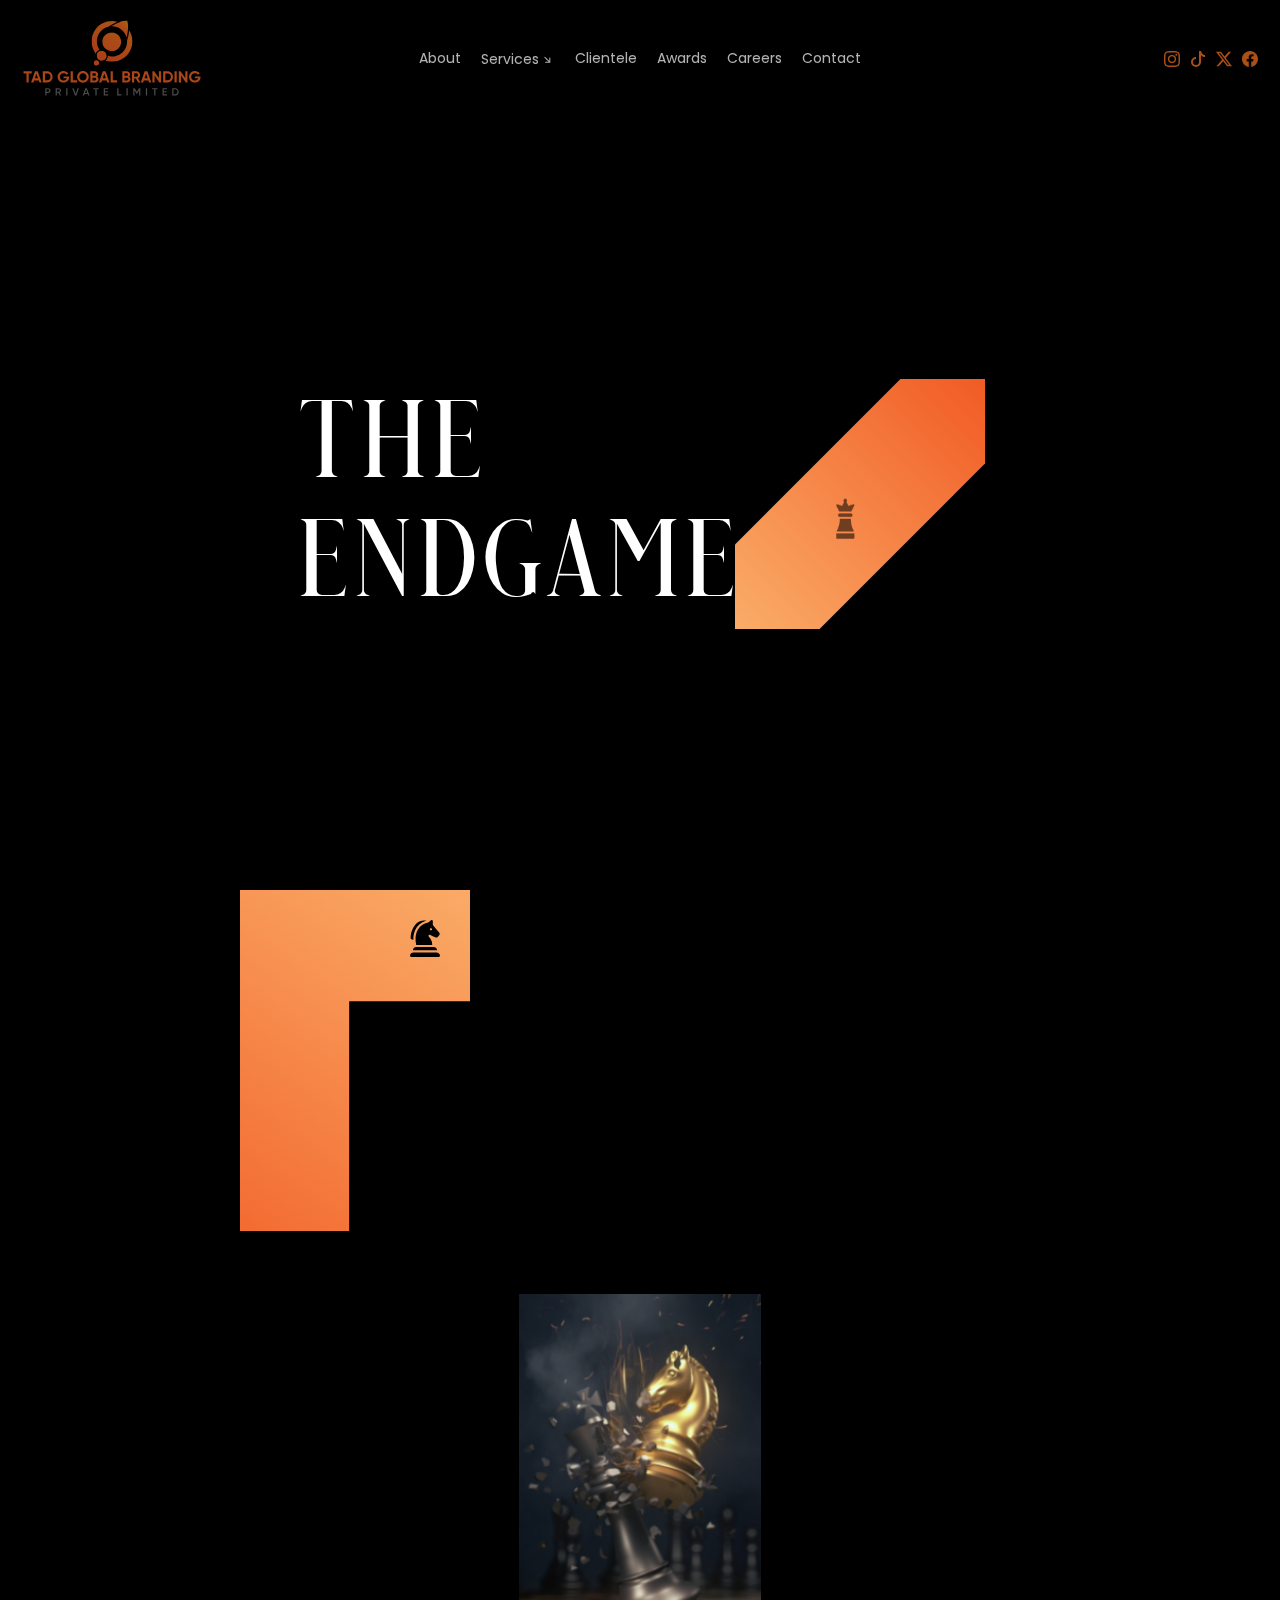
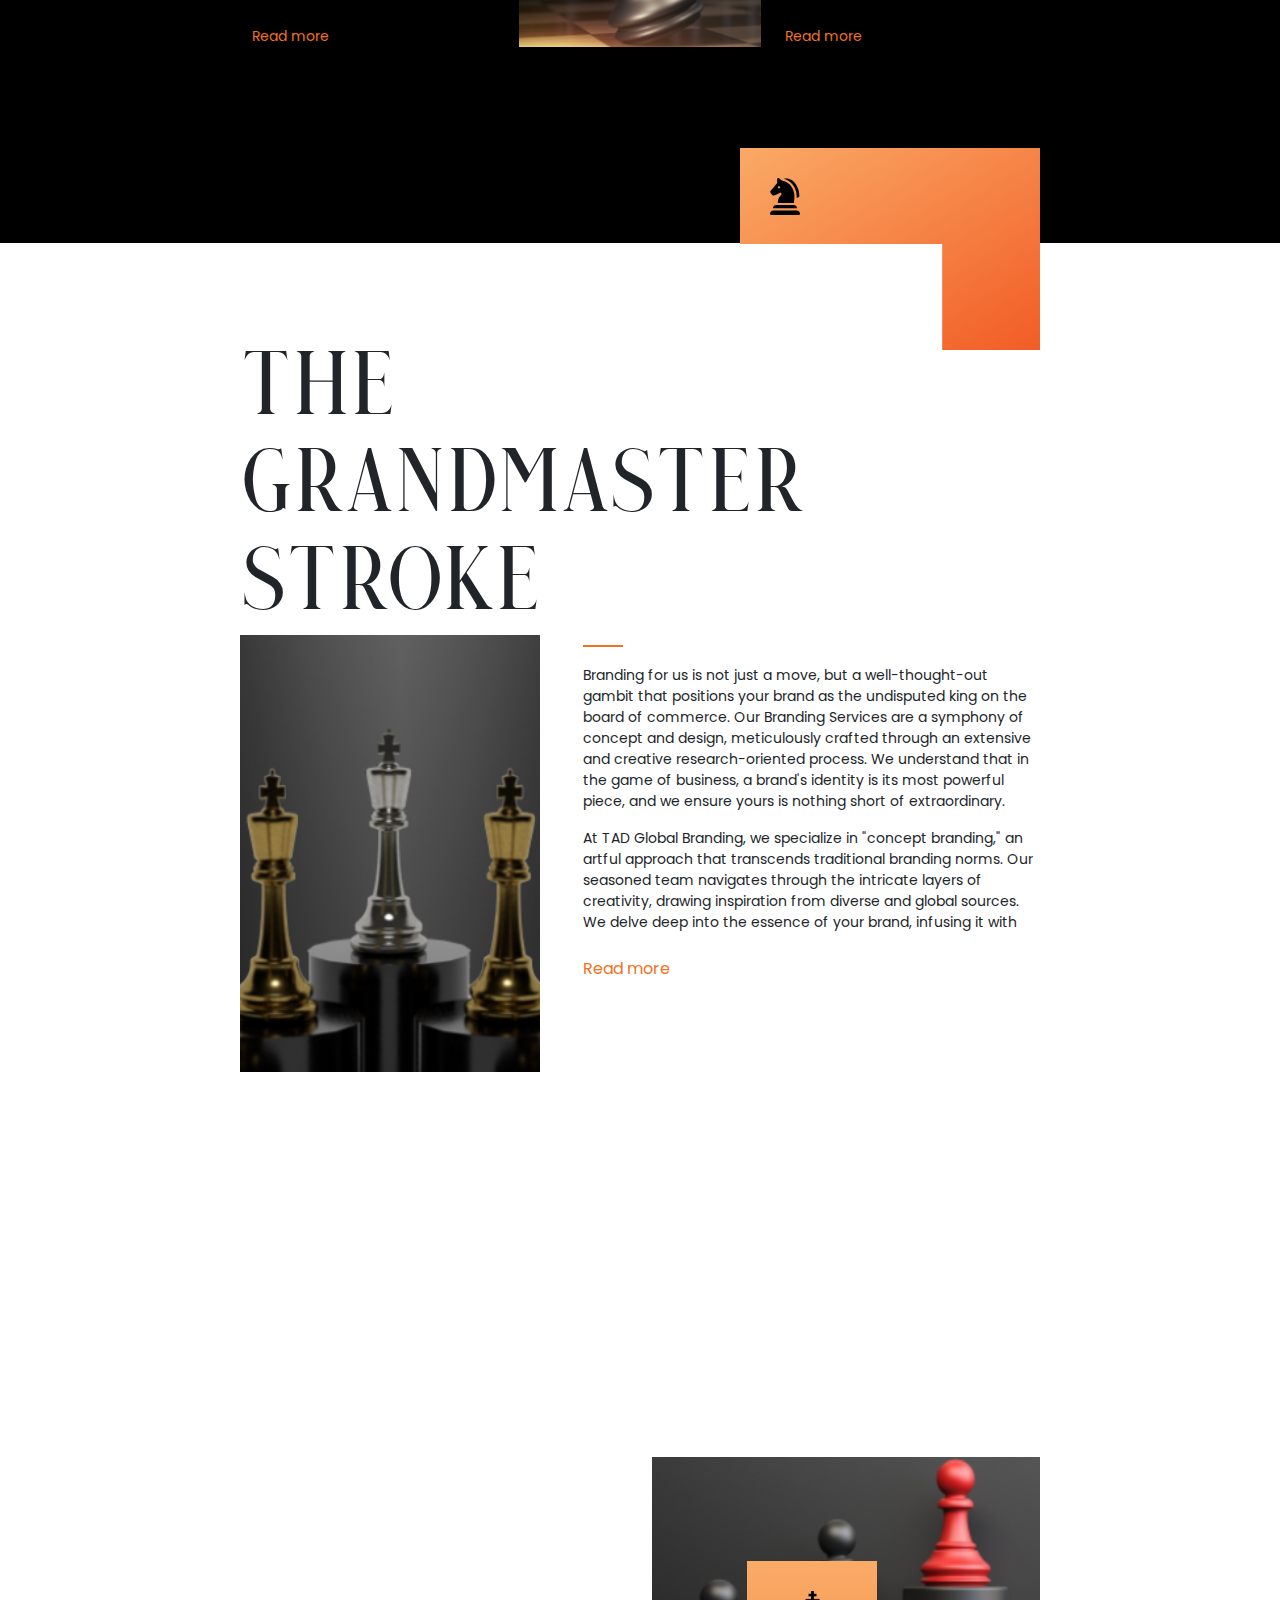
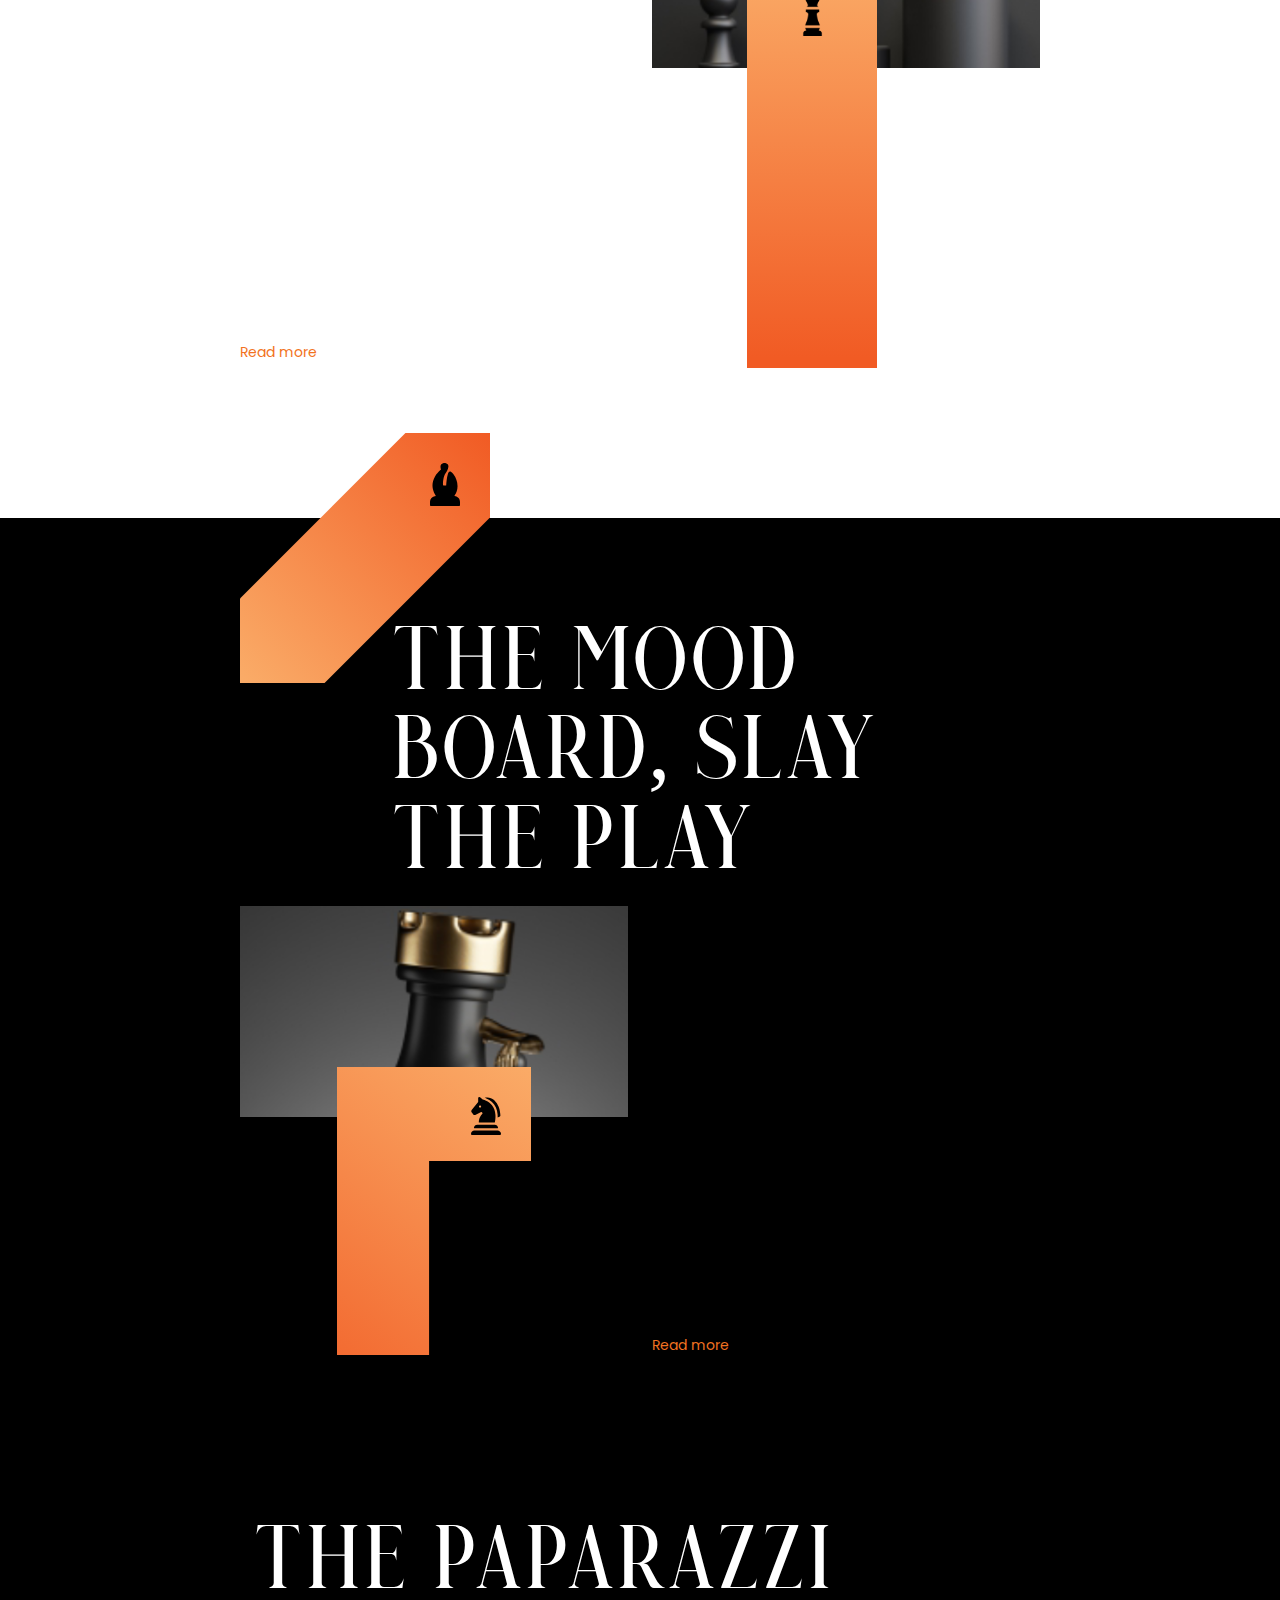
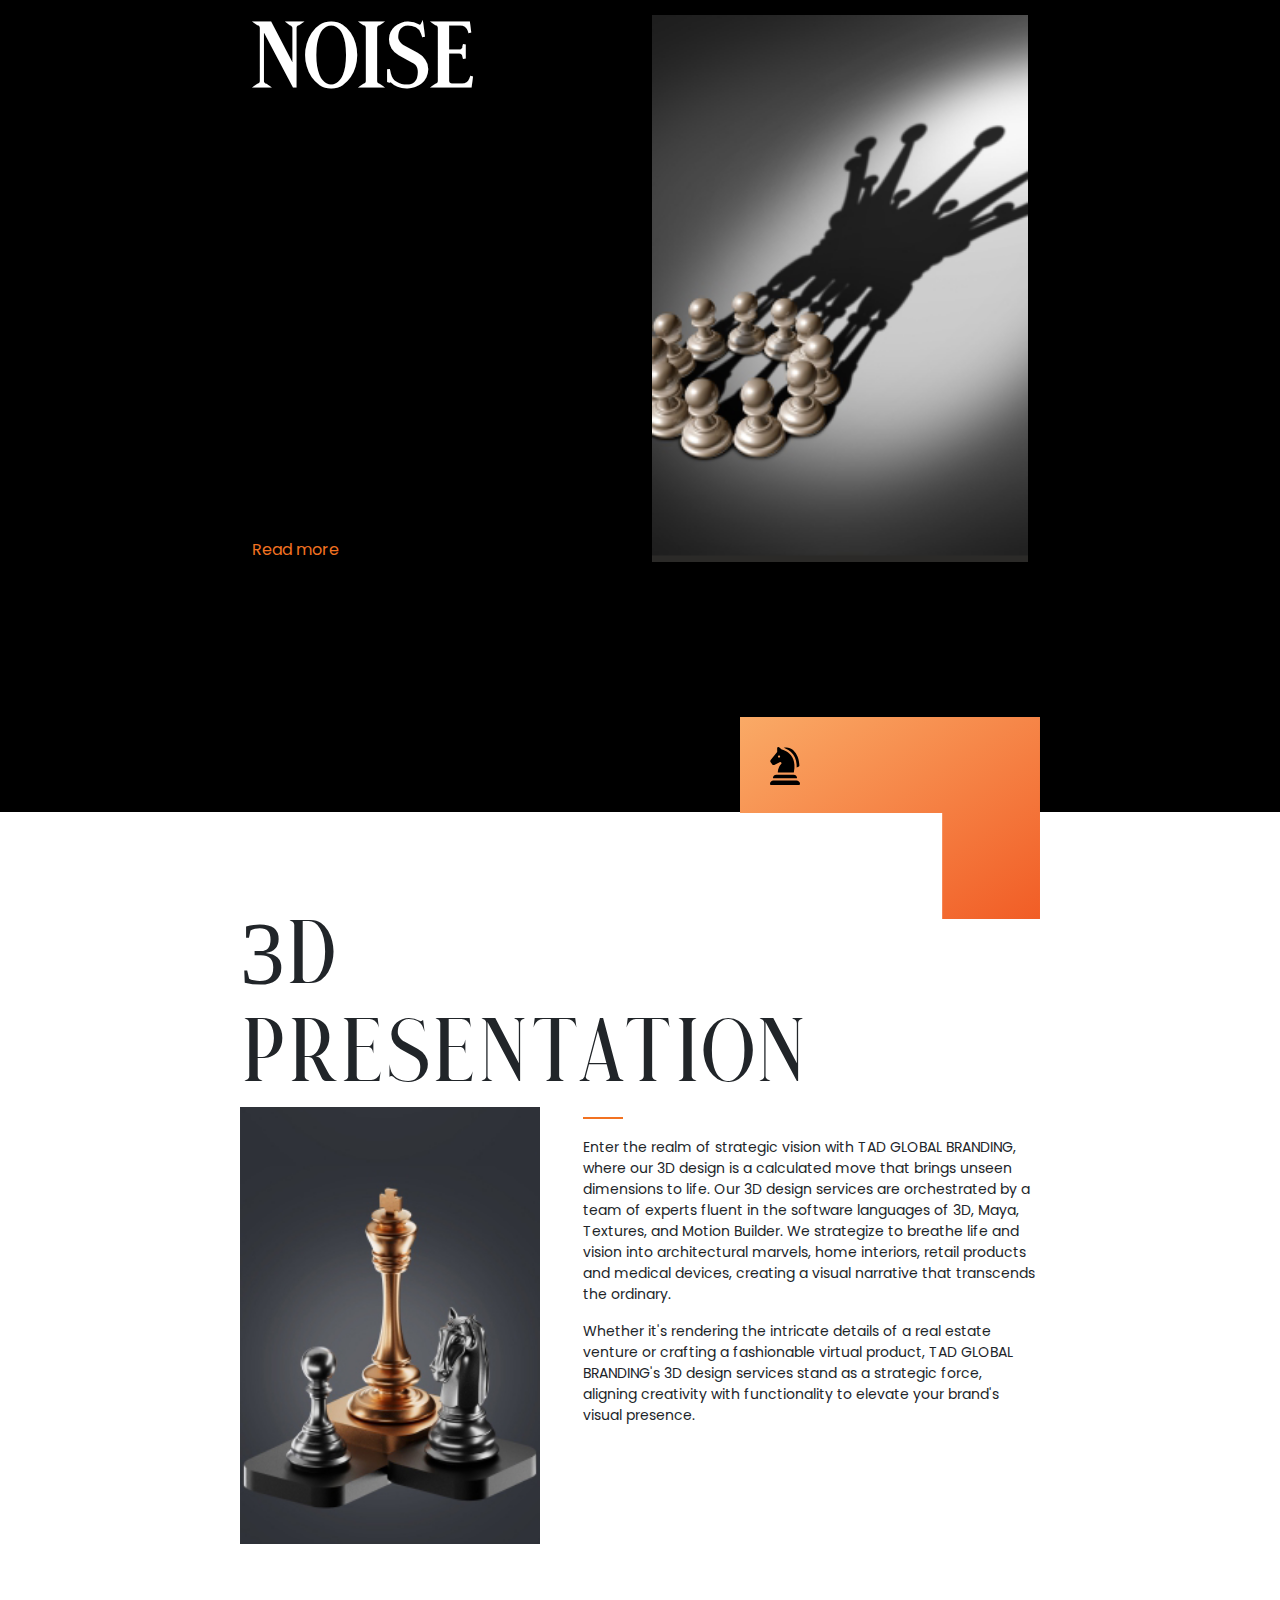
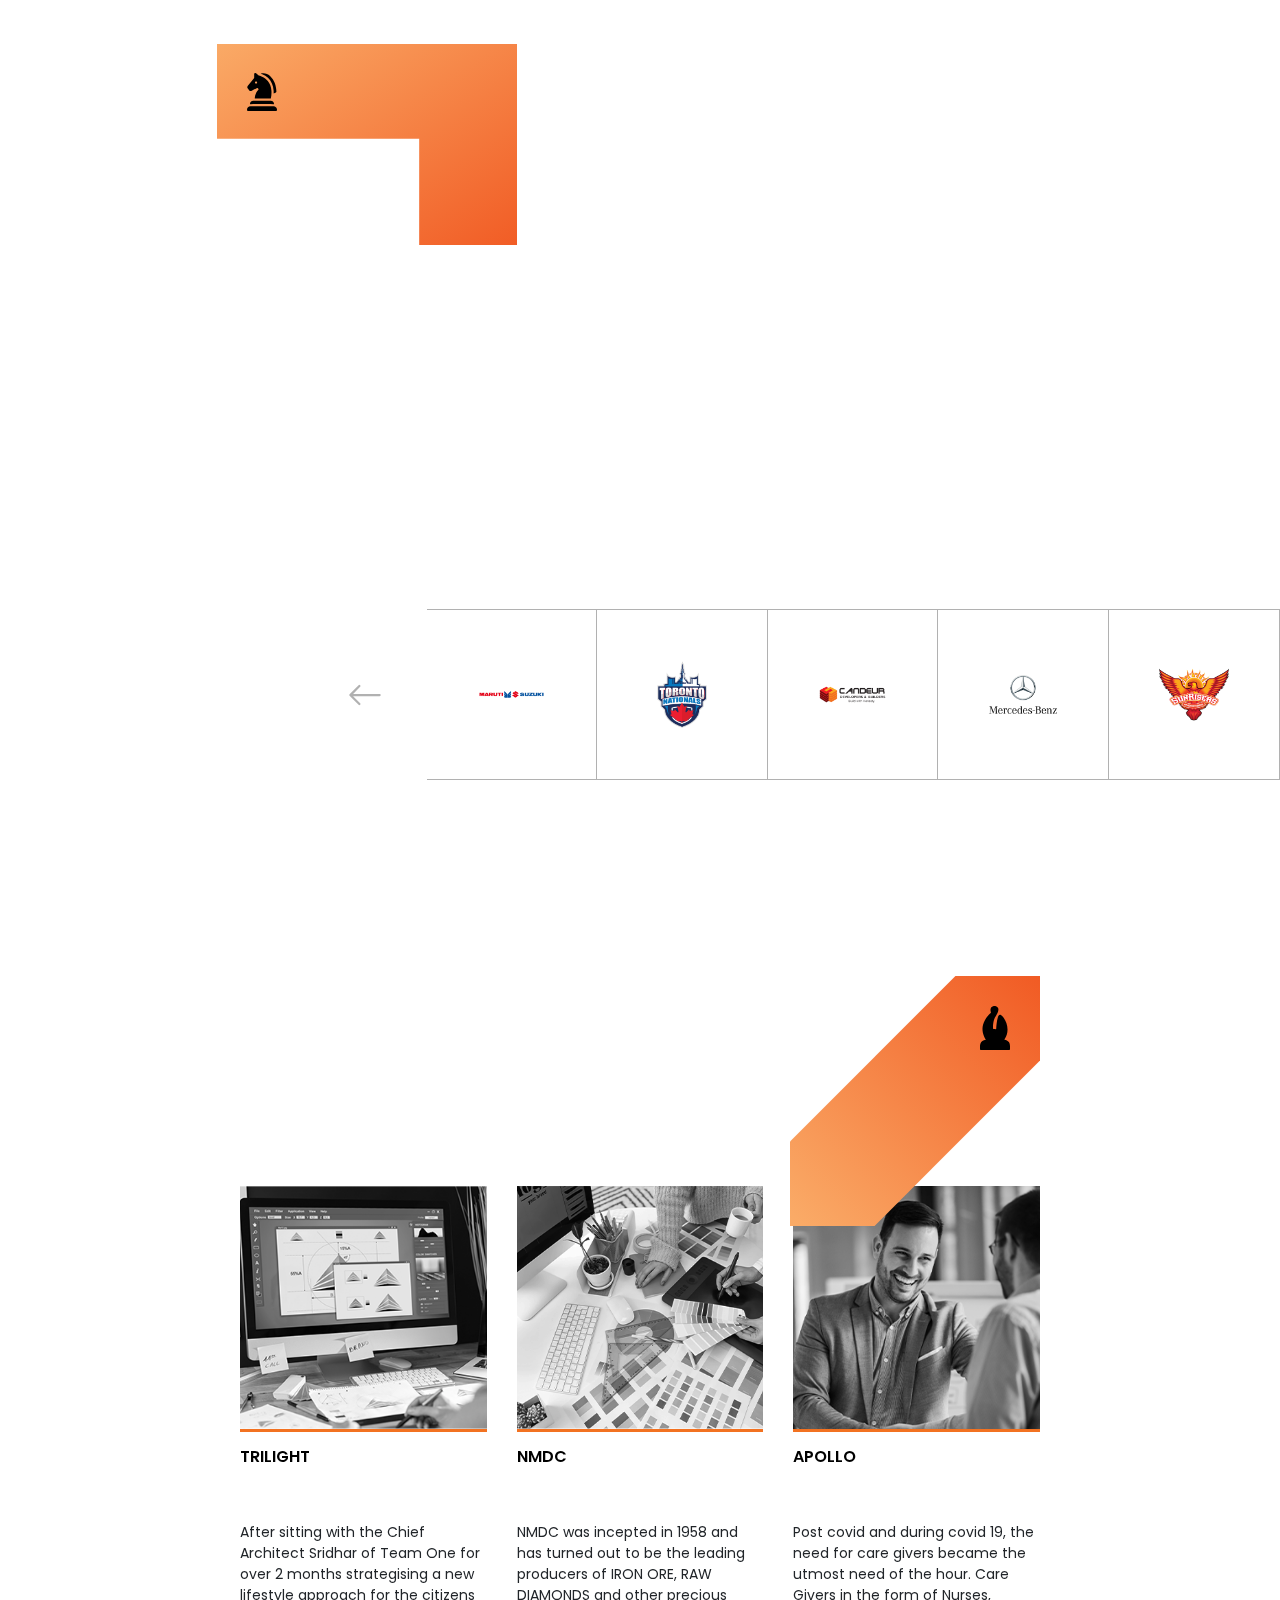
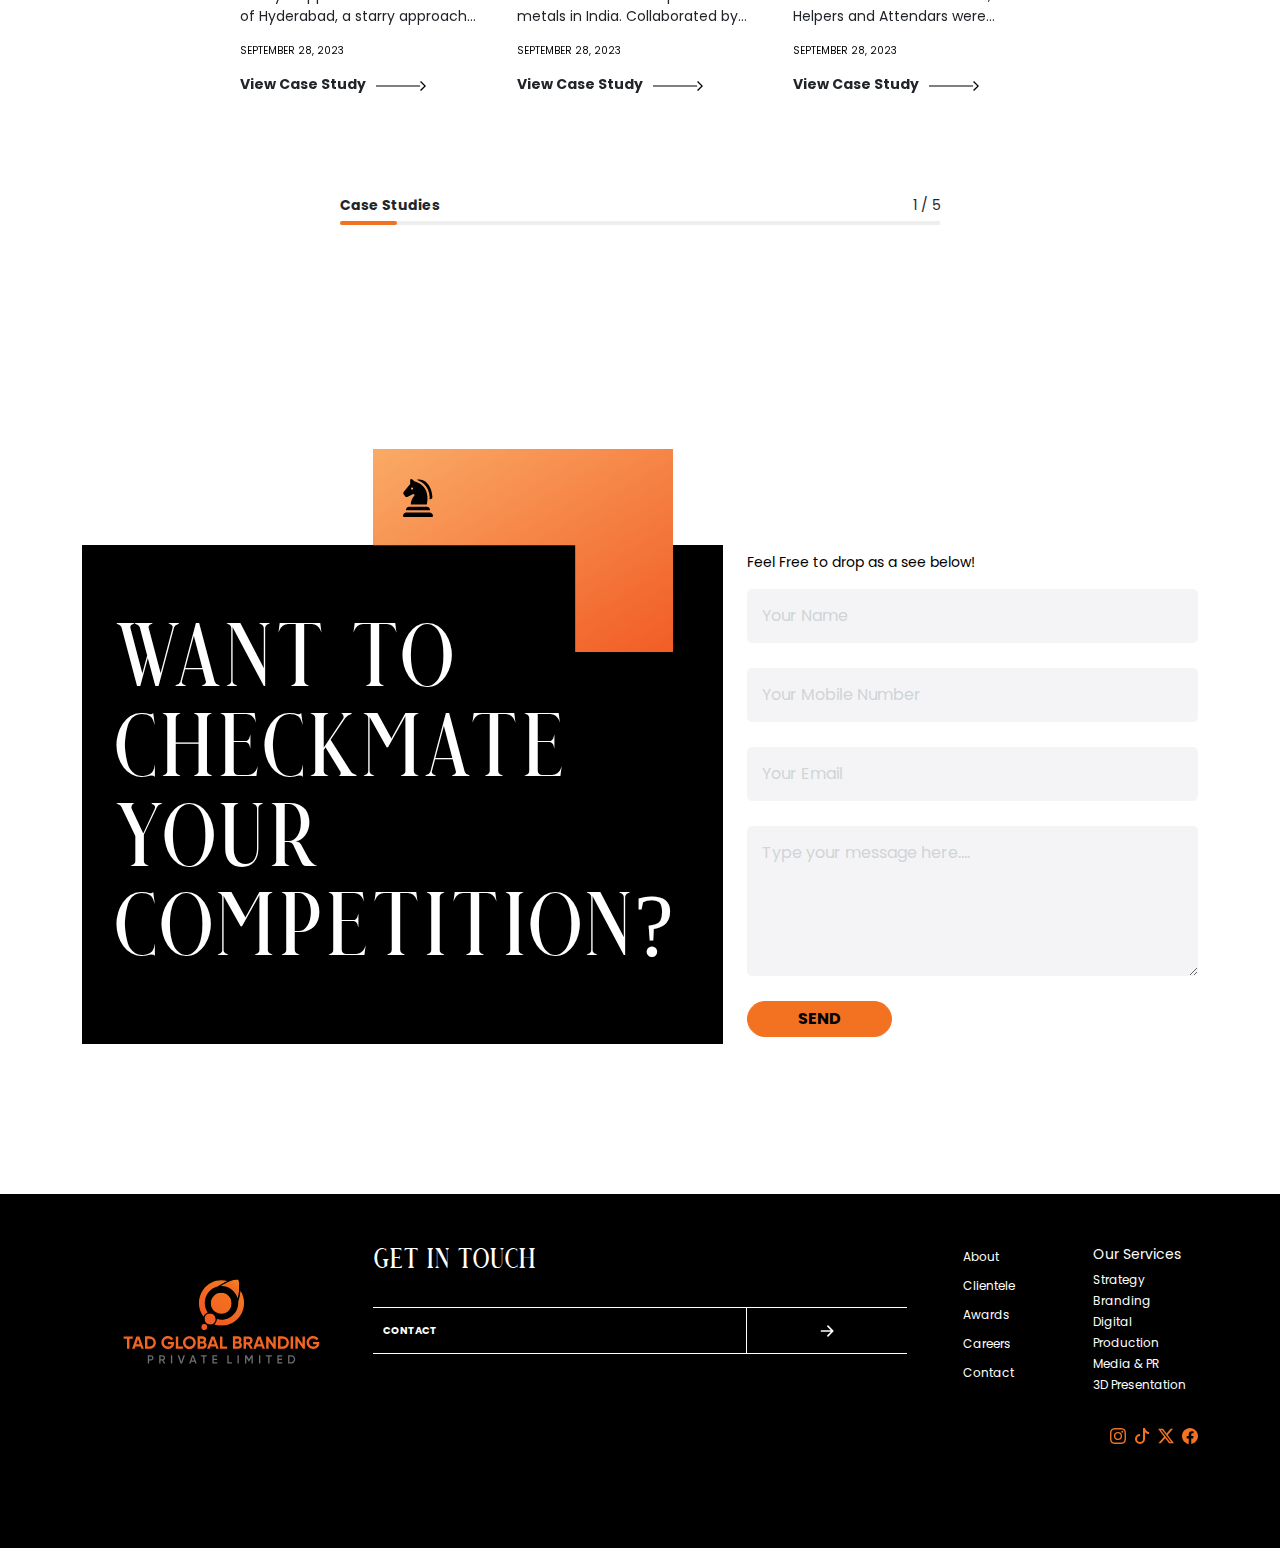
<file: the-endgame.html>
<!DOCTYPE html>
<html lang="en">
<head>
    <meta charset="UTF-8">
    <meta name="viewport" content="width=device-width, initial-scale=1.0">
    <title>TAD Global</title>
    <link rel="apple-touch-icon" sizes="180x180" href="assets/images/favicon/apple-touch-icon.png">
    <link rel="icon" type="image/png" sizes="32x32" href="assets/images/favicon/favicon-32x32.png">
    <link rel="icon" type="image/png" sizes="16x16" href="assets/images/favicon/favicon-16x16.png">
    <link rel="manifest" href="assets/images/favicon/site.webmanifest">
    <link rel="stylesheet" href="assets/css/bootstrap-css/bootstrap.min.css">
    <link rel="stylesheet" href="assets/css/fancybox/fancybox.min.css">
    <link rel="stylesheet" href="assets/css/swiper/swiper-bundle.min.css">
    <link rel="stylesheet" href="assets/css/responsive.css">
</head>
<body>
  <div class="site_wrap">
    <header>
      <div class="container-fluid">
        <div class="row navbardisap">
          <div class="col-lg-3">
            <div class="left">
              <a href="index.html">
                <div class="logo_wrapper">
                  <img src="assets/images/tad-logo.svg" alt="" srcset="">
                </div>
              </a>
            </div>
          </div>
          <div class="col-lg-6 d-flex align-items-center justify-content-center">
            <div class="middle">
              <ul>
                <!-- <li><a href="index.html" class="active">Home</a></li> -->
                <li><a href="about-us.html">About</a></li>
                <li>
                  <div class="a">
                    Services
                    <div class="icon_wrapper">
                      <svg xmlns="http://www.w3.org/2000/svg" width="16" height="16" fill="currentColor" class="bi bi-arrow-down-short" viewBox="0 0 16 16">
                        <path fill-rule="evenodd" d="M8 4a.5.5 0 0 1 .5.5v5.793l2.146-2.147a.5.5 0 0 1 .708.708l-3 3a.5.5 0 0 1-.708 0l-3-3a.5.5 0 1 1 .708-.708L7.5 10.293V4.5A.5.5 0 0 1 8 4"/>
                      </svg>
                    </div>
                    <div class="absoulte_block">
                        <p class="m-0"><a href="the-endgame.html">Strategy</a></p>
                        <p class="m-0"><a href="the-grand-master-stroke.html">Branding</a></p>
                        <p class="m-0"><a href="the-chess-board.html">Digital</a></p>
                        <p class="m-0"><a href="the-moodboard-slay.html">Production</a></p>
                        <p class="m-0"><a href="the-paparazzi-noise.html">Media & PR</a></p>
                        <p class="m-0"><a href="3d-presentation.html">3D Presentation</a></p>
                    </div>
                  </div>
                </li>
                <li><a href="clientele.html">Clientele</a></li>
                <!-- <li><a href="#">Case Studies</a></li> -->
                <li><a href="awards.html">Awards</a></li>                
                <li><a href="careers.html">Careers</a></li>
                <li><a href="contact.html">Contact</a></li>                
              </ul>
            </div>
          </div>
          <div class="col-lg-3 d-flex align-items-center justify-content-end">
            <div class="right">
              <div class="social-icons">
                <ul>
                  <li>
                    <a href="">
                      <svg xmlns="http://www.w3.org/2000/svg" width="16" height="16" fill="#f27221" class="bi bi-instagram" viewBox="0 0 16 16">
                        <path d="M8 0C5.829 0 5.556.01 4.703.048 3.85.088 3.269.222 2.76.42a3.917 3.917 0 0 0-1.417.923A3.927 3.927 0 0 0 .42 2.76C.222 3.268.087 3.85.048 4.7.01 5.555 0 5.827 0 8.001c0 2.172.01 2.444.048 3.297.04.852.174 1.433.372 1.942.205.526.478.972.923 1.417.444.445.89.719 1.416.923.51.198 1.09.333 1.942.372C5.555 15.99 5.827 16 8 16s2.444-.01 3.298-.048c.851-.04 1.434-.174 1.943-.372a3.916 3.916 0 0 0 1.416-.923c.445-.445.718-.891.923-1.417.197-.509.332-1.09.372-1.942C15.99 10.445 16 10.173 16 8s-.01-2.445-.048-3.299c-.04-.851-.175-1.433-.372-1.941a3.926 3.926 0 0 0-.923-1.417A3.911 3.911 0 0 0 13.24.42c-.51-.198-1.092-.333-1.943-.372C10.443.01 10.172 0 7.998 0h.003zm-.717 1.442h.718c2.136 0 2.389.007 3.232.046.78.035 1.204.166 1.486.275.373.145.64.319.92.599.28.28.453.546.598.92.11.281.24.705.275 1.485.039.843.047 1.096.047 3.231s-.008 2.389-.047 3.232c-.035.78-.166 1.203-.275 1.485a2.47 2.47 0 0 1-.599.919c-.28.28-.546.453-.92.598-.28.11-.704.24-1.485.276-.843.038-1.096.047-3.232.047s-2.39-.009-3.233-.047c-.78-.036-1.203-.166-1.485-.276a2.478 2.478 0 0 1-.92-.598 2.48 2.48 0 0 1-.6-.92c-.109-.281-.24-.705-.275-1.485-.038-.843-.046-1.096-.046-3.233 0-2.136.008-2.388.046-3.231.036-.78.166-1.204.276-1.486.145-.373.319-.64.599-.92.28-.28.546-.453.92-.598.282-.11.705-.24 1.485-.276.738-.034 1.024-.044 2.515-.045v.002zm4.988 1.328a.96.96 0 1 0 0 1.92.96.96 0 0 0 0-1.92zm-4.27 1.122a4.109 4.109 0 1 0 0 8.217 4.109 4.109 0 0 0 0-8.217zm0 1.441a2.667 2.667 0 1 1 0 5.334 2.667 2.667 0 0 1 0-5.334z"/>
                      </svg>
                    </a>
                  </li>
                  <li>
                    <a href="">
                      <svg xmlns="http://www.w3.org/2000/svg" width="16" height="16" fill="#f27221" class="bi bi-tiktok" viewBox="0 0 16 16">
                        <path d="M9 0h1.98c.144.715.54 1.617 1.235 2.512C12.895 3.389 13.797 4 15 4v2c-1.753 0-3.07-.814-4-1.829V11a5 5 0 1 1-5-5v2a3 3 0 1 0 3 3V0Z"/>
                      </svg>
                    </a>
                  </li>
                  <li>
                    <a href="">
                      <svg xmlns="http://www.w3.org/2000/svg" width="16" height="16" fill="#f27221" class="bi bi-twitter-x" viewBox="0 0 16 16">
                        <path d="M12.6.75h2.454l-5.36 6.142L16 15.25h-4.937l-3.867-5.07-4.425 5.07H.316l5.733-6.57L0 .75h5.063l3.495 4.633L12.601.75Zm-.86 13.028h1.36L4.323 2.145H2.865l8.875 11.633Z"/>
                      </svg>
                    </a>
                  </li>
                  <li>
                    <a href="">
                      <svg xmlns="http://www.w3.org/2000/svg" width="16" height="16" fill="#f27221" class="bi bi-facebook" viewBox="0 0 16 16">
                        <path d="M16 8.049c0-4.446-3.582-8.05-8-8.05C3.58 0-.002 3.603-.002 8.05c0 4.017 2.926 7.347 6.75 7.951v-5.625h-2.03V8.05H6.75V6.275c0-2.017 1.195-3.131 3.022-3.131.876 0 1.791.157 1.791.157v1.98h-1.009c-.993 0-1.303.621-1.303 1.258v1.51h2.218l-.354 2.326H9.25V16c3.824-.604 6.75-3.934 6.75-7.951z"/>
                      </svg>
                    </a>
                  </li>
                </ul>
              </div>
            </div>
          </div>
        </div>
        <div class="mobile_nav">
          <div class="left">
            <a href="index.html">
              <div class="logo_wrapper">
                <img src="assets/images/tad-logo.svg" alt="" srcset="">
              </div>
            </a>
          </div>
          <div class="right">
            <div class="ham_wrapper home_2">
              <div class="lines_wrapper">
                  <div class="line"></div>
              </div>
              <div class="mb_opptions_wrapper">
            
                  <ul class="mobile">
                      <div class="close">
                          <svg xmlns="http://www.w3.org/2000/svg" width="36" height="36" fill="#ffffff" class="bi bi-x-circle" viewBox="0 0 16 16">
                              <path d="M8 15A7 7 0 1 1 8 1a7 7 0 0 1 0 14zm0 1A8 8 0 1 0 8 0a8 8 0 0 0 0 16z"></path>
                              <path d="M4.646 4.646a.5.5 0 0 1 .708 0L8 7.293l2.646-2.647a.5.5 0 0 1 .708.708L8.707 8l2.647 2.646a.5.5 0 0 1-.708.708L8 8.707l-2.646 2.647a.5.5 0 0 1-.708-.708L7.293 8 4.646 5.354a.5.5 0 0 1 0-.708z"></path>
                          </svg>
                      </div>
                      <li><a href="about-us.html">About</a></li>
                      <li>
                        <div class="a">
                          Services
                          <div class="icon_wrapper">
                            <svg xmlns="http://www.w3.org/2000/svg" width="16" height="16" fill="currentColor" class="bi bi-arrow-down-short" viewBox="0 0 16 16">
                              <path fill-rule="evenodd" d="M8 4a.5.5 0 0 1 .5.5v5.793l2.146-2.147a.5.5 0 0 1 .708.708l-3 3a.5.5 0 0 1-.708 0l-3-3a.5.5 0 1 1 .708-.708L7.5 10.293V4.5A.5.5 0 0 1 8 4"/>
                            </svg>
                          </div>
                          <div class="absoulte_block">
                              <p class="m-0"><a href="the-endgame.html">Strategy</a></p>
                              <p class="m-0"><a href="the-grand-master-stroke.html">Branding</a></p>
                              <p class="m-0"><a href="the-chess-board.html">Digital</a></p>
                              <p class="m-0"><a href="the-moodboard-slay.html">Production</a></p>
                              <p class="m-0"><a href="the-paparazzi-noise.html">Media & PR</a></p>
                              <p class="m-0"><a href="3d-presentation.html">3D Presentation</a></p>
                          </div>
                        </div>
                      </li>
                      <li><a href="clientele.html">Clientele</a></li>
                      <!-- <li><a href="#">Case Studies</a></li> -->
                      <li><a href="awards.html">Awards</a></li> 
                      <li><a href="careers.html">Careers</a></li>
                      <li><a href="contact.html">Contact</a></li> 
                      <div class="right">
                        <div class="social-icons">
                          <ul>
                            <li>
                              <a href="">
                                <svg xmlns="http://www.w3.org/2000/svg" width="16" height="16" fill="#f27221" class="bi bi-instagram" viewBox="0 0 16 16">
                                  <path d="M8 0C5.829 0 5.556.01 4.703.048 3.85.088 3.269.222 2.76.42a3.917 3.917 0 0 0-1.417.923A3.927 3.927 0 0 0 .42 2.76C.222 3.268.087 3.85.048 4.7.01 5.555 0 5.827 0 8.001c0 2.172.01 2.444.048 3.297.04.852.174 1.433.372 1.942.205.526.478.972.923 1.417.444.445.89.719 1.416.923.51.198 1.09.333 1.942.372C5.555 15.99 5.827 16 8 16s2.444-.01 3.298-.048c.851-.04 1.434-.174 1.943-.372a3.916 3.916 0 0 0 1.416-.923c.445-.445.718-.891.923-1.417.197-.509.332-1.09.372-1.942C15.99 10.445 16 10.173 16 8s-.01-2.445-.048-3.299c-.04-.851-.175-1.433-.372-1.941a3.926 3.926 0 0 0-.923-1.417A3.911 3.911 0 0 0 13.24.42c-.51-.198-1.092-.333-1.943-.372C10.443.01 10.172 0 7.998 0h.003zm-.717 1.442h.718c2.136 0 2.389.007 3.232.046.78.035 1.204.166 1.486.275.373.145.64.319.92.599.28.28.453.546.598.92.11.281.24.705.275 1.485.039.843.047 1.096.047 3.231s-.008 2.389-.047 3.232c-.035.78-.166 1.203-.275 1.485a2.47 2.47 0 0 1-.599.919c-.28.28-.546.453-.92.598-.28.11-.704.24-1.485.276-.843.038-1.096.047-3.232.047s-2.39-.009-3.233-.047c-.78-.036-1.203-.166-1.485-.276a2.478 2.478 0 0 1-.92-.598 2.48 2.48 0 0 1-.6-.92c-.109-.281-.24-.705-.275-1.485-.038-.843-.046-1.096-.046-3.233 0-2.136.008-2.388.046-3.231.036-.78.166-1.204.276-1.486.145-.373.319-.64.599-.92.28-.28.546-.453.92-.598.282-.11.705-.24 1.485-.276.738-.034 1.024-.044 2.515-.045v.002zm4.988 1.328a.96.96 0 1 0 0 1.92.96.96 0 0 0 0-1.92zm-4.27 1.122a4.109 4.109 0 1 0 0 8.217 4.109 4.109 0 0 0 0-8.217zm0 1.441a2.667 2.667 0 1 1 0 5.334 2.667 2.667 0 0 1 0-5.334z"/>
                                </svg>
                              </a>
                            </li>
                            <li>
                              <a href="">
                                <svg xmlns="http://www.w3.org/2000/svg" width="16" height="16" fill="#f27221" class="bi bi-tiktok" viewBox="0 0 16 16">
                                  <path d="M9 0h1.98c.144.715.54 1.617 1.235 2.512C12.895 3.389 13.797 4 15 4v2c-1.753 0-3.07-.814-4-1.829V11a5 5 0 1 1-5-5v2a3 3 0 1 0 3 3V0Z"/>
                                </svg>
                              </a>
                            </li>
                            <li>
                              <a href="">
                                <svg xmlns="http://www.w3.org/2000/svg" width="16" height="16" fill="#f27221" class="bi bi-twitter-x" viewBox="0 0 16 16">
                                  <path d="M12.6.75h2.454l-5.36 6.142L16 15.25h-4.937l-3.867-5.07-4.425 5.07H.316l5.733-6.57L0 .75h5.063l3.495 4.633L12.601.75Zm-.86 13.028h1.36L4.323 2.145H2.865l8.875 11.633Z"/>
                                </svg>
                              </a>
                            </li>
                            <li>
                              <a href="">
                                <svg xmlns="http://www.w3.org/2000/svg" width="16" height="16" fill="#f27221" class="bi bi-facebook" viewBox="0 0 16 16">
                                  <path d="M16 8.049c0-4.446-3.582-8.05-8-8.05C3.58 0-.002 3.603-.002 8.05c0 4.017 2.926 7.347 6.75 7.951v-5.625h-2.03V8.05H6.75V6.275c0-2.017 1.195-3.131 3.022-3.131.876 0 1.791.157 1.791.157v1.98h-1.009c-.993 0-1.303.621-1.303 1.258v1.51h2.218l-.354 2.326H9.25V16c3.824-.604 6.75-3.934 6.75-7.951z"/>
                                </svg>
                              </a>
                            </li>
                          </ul>
                        </div>
                      </div>
                  </ul>
              </div>
            </div>
          </div>
        </div>
      </div>
    </header>

    <main>
      <section class="sec_1 services">
        <div class="section_wrapper">
          <div class="container">
            <div class="content_wrapper">
              <h2 class="one">THE</h2>
              <h2 class="two">ENDGAME</h2>
              <div class="diagonal_strip">
                <img src="assets/images/strip_1.svg" alt="" srcset="">
                <div class="strip_content">
                  <div class="content_itself">
                    <div class="text">
                      <p class="hero_text">100+<br>CLIENTS</p>
                    </div>
                    <img src="assets/images/queen.png" class="solider1" alt="" srcset="">
                  </div>
                </div>
              </div>
            </div>
          </div>
        </div>
      </section>
      
      <div class="for_strip"></div>

      <section class="sec_2 services" id="intro">
        <div class="section_wrapper">
          <div class="container">
            <div class="content_wrapper">
              <div class="floating_strip">
                <img src="assets/images/strip_2.svg" alt="" srcset="">
                <div class="strip_content sec2_horse">
                  <div class="content_itself">
                    <p class="newText25 fw-bold m-0 lh-1 fs-6 align-self-center position-absolute text-dark">25+ YEARS</p>
                    <img src="assets/images/horse.svg" alt="" srcset="" class="horse1">
                  </div>
                </div>
              </div>
              <div class="container">
                <div class="row justify-content-center pt-5">
                  <div class="col-lg-8">
                    <div class="main_heading">
                      <h2 class="sec2_ani1">STRATEGY</h2>
                    </div>
                  </div>
                </div>
                <div class="row py-5 mb-5">
                  <div class="col-lg-4 d-flex align-items-end">
                    <div class="left">
                      <div class="readMoreBlock">
                        <input id="readMoreBtn" type="checkbox" class="d-none">
                        <div class="allContent padding_top">
                          <p class="ozerotoone">Embark on a strategic journey with TAD Global Branding, where every move is a calculated masterpiece and every strategy is crafted with precision. Our Strategy Services go beyond the conventional, offering a personalized and focused approach tailored to elevate your brand to unparalleled heights. We pride ourselves on an extensive research-oriented process that not only unveils market intricacies but also identifies the perfect target audience for your brand. At TAD, we understand that strategy is not a one-size-fits-all concept, and that's why we dedicate ourselves to creating bespoke strategies that align seamlessly with your brand's unique identity.</p>
                        </div>
                        <label class="pt-4 pb-3 pb-lg-0" for="readMoreBtn">Read </label>
                      </div>
                    </div>
                  </div>
                  <div class="col-lg-8">
                    <div class="right">
                      <div class="row h-100">
                        <div class="col-lg-6">
                          <div class="d-flex align-items-end h-full">
                            <img src="assets/images/strategy.png" alt="" srcset="">
                          </div>
                        </div>
                        <div class="col-lg-6 d-flex align-items-end">
                          <div class="readMoreBlock">
                            <input id="readMoreBtn1" type="checkbox" class="d-none">
                            <div class="allContent padding_top sm">
                              <p class="ozerotoone">What sets TAD Global Branding apart is our unwavering commitment to staying at the forefront of industry trends and innovations. Much like a skilled player anticipates their opponent's moves, we constantly update and upgrade our strategies through our extensive network and connections. Our product development strategy, a key element in our arsenal, is designed to build a product line that stands out across any market segment. We collaborate closely with out clients to identify opportunities, create innovative solutions, and develop a product lineup that not only captures attention but also sells with unparalleled ease. With TAD Global Branding, your brand becomes a strategic masterpiece, ready to conquer the market with personalized precision and perpetual innovation.</p>
                            </div>
                            <label class="pt-4 pb-3 pb-lg-0" for="readMoreBtn1">Read </label>
                          </div>
                        </div>
                      </div>
                      
                    </div>
                  </div>
                </div>
              </div>
            </div>
          </div>
        </div>
      </section>

      <section class="services_sec_3">
        <div class="section_wrapper">
            <div class="container">
                <div class="content_wrapper">
                    <div class="image_wrapper">
                        <img src="assets/images/strip_3.svg" alt="" srcset="">
                        <div class="strip_content">
                          <div class="content_itself">
                            <div class="text horsetext">
                              <p>BRANDING</p>
                            </div>
                            <img src="assets/images/horse.svg" alt="" srcset="" class="horse2">
                          </div>
                        </div>
                    </div>
                    <div class="row">
                        <div class="col-lg-5">
                            <div class="heading_wrapper">
                                <h2>THE</h2>
                                <h2>GRANDMASTER</h2>
                                <h2>STROKE</h2>
                            </div>
                        </div>
                    </div>
                    <div class="row">
                        <div class="col-lg-5">
                            <div class="left">
                                <div class="image_wrapper2">
                                    <img src="assets/images/branding.png" alt="" srcset="">
                                </div>
                            </div>
                        </div>
                        <div class="col-lg-7">
                            <div class="right">
                                <div class="para_wrapper">
                                    <p> Branding for us is not just a move, but a well-thought-out gambit that positions your brand as the undisputed king on the board of commerce. Our Branding Services are a symphony of concept and design, meticulously crafted through an extensive and creative research-oriented process. We understand that in the game of business, a brand's identity is its most powerful piece, and we ensure yours is nothing short of extraordinary.</p>
                                    <div class="readMoreBlock">
                                      <input id="readMoreBtn2" type="checkbox" class="d-none">
                                      <div class="allContent sm-1">
                                        <p>At TAD Global Branding, we specialize in "concept branding," an artful approach that transcends traditional branding norms. Our seasoned team navigates through the intricate layers of creativity, drawing inspiration from diverse and global sources. We delve deep into the essence of your brand, infusing it with innovative concepts that resonate with your target audience. Moreover, our strategic moves extend to competitor analysis, ensuring that your brand not only stands out but also outshines the competition. The result is a brand design that goes beyond the expected, creating a narrative that captivates, engages, and strategically positions your brand for victory in the ever-evolving landscape of business.  At TAD GLOBAL BRANDING, we value your marketing investments, which is why we make sure that every move makes a difference.</p>                                        
                                      </div>
                                      <label class="pt-4 pb-3 pb-lg-0" for="readMoreBtn2">Read </label>
                                    </div>
                                    <!-- <p>At TAD Global from the opening gambit to the checkmate, we craft narratives that resonate, visuals that captivate, and strategies that outwit the competition.</p>
                                    <p>Every campaign, every visual, every message - all part of a grand strategy aimed at positioning your brand for success.</p>
                                    <p>A strategic journey where branding isn't just about making noise; it's about making the right moves that resonate, ensuring your brand emerges victorious in the competitive landscape.</p>
                                    <p>Our canvas is the chessboard, and creativity is our playing pieces.</p> -->
                                </div>
                            </div>
                        </div>
                    </div>
                </div>
            </div>
        </div>
      </section>

      <section class="sec_4 services" >
        <div class="section_wrapper">
          <div class="container">
            <div class="content_wrapper">
              <div class="floating_block">
                <div class="left2">
                  <img src="assets/images/strip_4.svg" alt="">
                  <div class="strip_content">
                    <div class="content_itself">
                      <img src="assets/images/king.png" alt="" srcset="" class="elephant1 img">
                    </div>
                  </div>
                </div>
                <div class="right2" style="opacity: 0;pointer-events: none;">
                  <div class="text">
                    <p>HOW<br>WE PLAY</p>
                  </div>
                </div>
              </div>
              <h2 class="sec4_heading1">THE</h2>
              <h2 class="sec4_heading2">CHESSBOARD</h2>
              <div class="row justify-content-end pt-5">
                <div class="col-lg-12">
                  <div class="row">
                    <div class="col-lg-6 d-flex align-items-center">
                      <div class="left">
                        <h2 class="subparani1">DIGITAL</h2>
                        <p class="para subparani2">TAD GLOBAL BRANDING’s  Digital Marketing Services are a grandmaster's play to dominate the online realm and our conceptual social media marketing is the strategic maneuver that propels it forward. We go beyond the conventional, employing an extensive research-driven approach that dissects consumer behavior intricately. We understand that in the digital landscape, every move matters, and that's why our bespoke social and digital marketing solutions are tailored to your brand's unique DNA.</p>
                        <div class="readMoreBlock">
                          <input id="readMoreBtn3" type="checkbox" class="d-none">
                          <div class="allContent sm">                            
                            <p class="subparani2">Visual engagement is the key to victory in the online world, and at TAD Global Branding, we orchestrate audience engagement strategies that resonate like a well-executed endgame. Our team dives deep into understanding your target audience, crafting campaigns that not only capture attention but also spark meaningful interactions. The journey doesn't end there – we bring competitor analysis to the forefront, ensuring your brand's social media marketing strategies are not just effective but also outshine the rivals. Whether it's conceptualizing engaging content or implementing performance marketing solutions, we make calculated moves that put your brand at the forefront of the digital chessboard. Trust TAD Global Branding for a checkmate in the digital arena – where strategic brilliance meets audience resonance, and your brand emerges victorious in the game of online supremacy.</p>
                          </div>
                          <label class="pt-4 pb-3 pb-lg-0" for="readMoreBtn3">Read </label>
                        </div>
                        <!-- <p class="para subparani2">In the ever-evolving landscape of the Digital first world the differentiator is being relevant and engaging. From content creation to online advertising, our moves are not just about visibility; they're about dominating the board, ensuring your brand is positioned as a leader in the digital realm.</p>
                        <p class="para subparani2">Like chess pieces working in tandem, the knowledge of how integrated marketing helps orchestrate engaging content that resonates with your audience, ensuring your brand stands out amidst the noise it's about making the right moves to capture attention and drive engagement.</p>
                        <p class="para subparani2">From SEO to PPC, our moves are calculated to position your brand advantageously in the digital arena. Performance Marketing is Real Game Analysis and our approach involves meticulous data analysis. We track the performance of every move, every campaign, using analytics as our strategic tool to refine our tactics and enhance your brand's digital presence.</p> -->

                        <!-- <a href="#" class="cta">View Case Study <span><svg xmlns="http://www.w3.org/2000/svg" width="26" height="26" fill="#f27221" class="bi bi-arrow-right-short" viewBox="0 0 16 16">
                          <path fill-rule="evenodd" d="M4 8a.5.5 0 0 1 .5-.5h5.793L8.146 5.354a.5.5 0 1 1 .708-.708l3 3a.5.5 0 0 1 0 .708l-3 3a.5.5 0 0 1-.708-.708L10.293 8.5H4.5A.5.5 0 0 1 4 8z"/>
                        </svg></span></a> -->
                      </div>
                    </div>
                    <div class="col-lg-6">
                      <div class="right">
                        <img src="assets/images/digital-horizontal.png" alt="" srcset="">
                      </div>
                    </div>
                  </div>
                </div>
              </div>
            </div>
          </div>
        </div>
      </section>
      <section class="sec_5 services" >
        <div class="section_wrapper">
          <div class="container">
            <div class="content_wrapper">
              <div class="row justify-content-end">
                <div class="col-lg-12">
                    <div class="heading_wrapper">
                        <div class="parent">
                            <h2>THE MOOD BOARD, SLAY THE PLAY</h2>
                        </div>
                        <div class="diagonal_strip">
                            <img src="assets/images/strip_1.svg" alt="" srcset="">
                            <div class="strip_content">
                              <div class="content_itself">
                                <img src="assets/images/solider.svg" alt="" srcset="" class="solider2">
                              </div>
                            </div>
                        </div>
                    </div>
                  <div class="row">
                    <div class="col-lg-6">
                        <div class="right">
                          <div class="image_wrapper">
                            <img src="assets/images/production-horizontal.png" alt="" class="fish">
                            <div class="vertical_strip">
                              <img src="assets/images/strip_5.svg" alt="" srcset="">
                              <div class="strip_content">
                                <div class="content_itself">
                                  <img src="assets/images/horse.svg" alt="" srcset="" class="horse3">
                                </div>
                              </div>
                            </div>
                          </div>
                        </div>
                    </div>
                    <div class="col-lg-6">
                      <div class="left">
                        <h2 class="subparani1">TAD FLIX - PRODUCTION</h2>
                        <p  class="para subparani2">Enter the cinematic realm with TAD Global Branding, where film production breathes life into communication.Our Film Production Services is a testament to our expertise in carving concept stories that resonate across emotional, humorous, and social spectrums. Whether it's a brand film, a corporate narrative, a logo launch video or a compelling CSR story, our team stands as exceptional storytellers, both visually and verbally, creating a symphony of moving images that not only captivates but strategically brings the best reach for your brand.</p>
                        <div class="readMoreBlock">
                          <input id="readMoreBtn4" type="checkbox" class="d-none">
                          <div class="allContent xs">                            
                            <p class="para subparani2">At TAD Global Branding, film production is a strategic game where each frame is a calculated move towards audience engagement and brand resonance. Our cinematic endeavors are not just about showcasing visuals; they are about weaving narratives that leave a lasting impact. Through meticulous planning and creative prowess, we transform ideas into compelling stories that connect with audiences on a profound level.</p>
                          </div>
                          <label class="pt-4 pb-3 pb-lg-0" for="readMoreBtn4">Read </label>
                        </div>
                        <!-- <p class="para subparani2">Production is a meticulously orchestrated game. It isn't just about creating content; it's about executing a masterful strategy, much like a carefully orchestrated chess game. our studio as a chessboard, where creativity takes center stage. The pieces - from lighting to sound design, from camera angles to post-production - are carefully positioned to bring the brand's story to life. Every element is a strategic move, working in harmony to create a visual masterpiece that not only communicates but resonates.</p>
                        <p class="para subparani2">From 3D renders to beautiful reels, from digital films to TVC there is Strategic Precision in Every Frame. Our production team at TAD Flix understands that every move, every frame, and every second counts.</p>
                        <a href="#" class="cta">View Case Study <span><svg xmlns="http://www.w3.org/2000/svg" width="26" height="26" fill="#f27221" class="bi bi-arrow-right-short" viewBox="0 0 16 16">
                          <path fill-rule="evenodd" d="M4 8a.5.5 0 0 1 .5-.5h5.793L8.146 5.354a.5.5 0 1 1 .708-.708l3 3a.5.5 0 0 1 0 .708l-3 3a.5.5 0 0 1-.708-.708L10.293 8.5H4.5A.5.5 0 0 1 4 8z"/>
                        </svg></span></a> -->
                      </div>
                    </div>
                    
                  </div>
                </div>
              </div>
            </div>
          </div>
        </div>
        <div class="lower">
          <div class="container">
            <div class="row">
              <div class="col-lg-12">
                <div class="heading_wrapper m-0">
                  <h2>THE PAPARAZZI</h2>
                  <!-- <h2></h2> -->
                </div>
                <div class="row">
                  <div class="col-lg-6">
                    <div class="text_wrapper d-flex flex-column gap-3 h-full justify-content-between p-0">
                      <h2 class="lower_heading m-0">NOISE</h2>
                      <div class="">
                        <h2 class="subparani1">TAD CROW - MEDIA AND PR</h2>
                        <!-- <p class="para subparani2">With the shift in consumption habits and dynamics of media and mediums one of the
                          key challenges is how to reach the right TG and not just make noise. We help brands handle micro markets and
                          penetrate well with the right media mix with Events & PR along with strategy are at the heart of it Our
                          experience serves as the compass, navigating the delicate balance between storytelling and reputation
                          management for impactful and enduring brand narratives. The TAD Crow army is ready from the word go.</p> -->
                          <div class="readMoreBlock">
                            <input id="readMoreBtn5" type="checkbox" class="d-none">
                            <div class="allContent">                                                          
                              <p class="para subparani2">At TAD GLOBAL BRANDING, we believe that career opportunities are not just moves on a professional chessboard; they are strategic endeavors that shape the future of our brand kingdom. Our doors are forever open for intellects and strategic minds who are relentless in their pursuit of global knowledge and aspire to master every facet of marketing. If you find joy in crafting creative strategies, building brands, and thrive in a fun, like-minded ambiance, TAD GLOBAL BRANDING welcomes you to a career that transcends the ordinary.</p>
                              <p class="subparani2">We are on the lookout for individuals with a passion for learning and a diverse range of interests, individuals who can discuss topics ranging from real estate to fashion, from Pharma to healthcare or just about any possible tech coming up to disrupt the communication world. At TAD, we believe that inspiration is found in the daily experiences of life, and we invite you to embark on this journey with us. Opportunities are abound for brand managers, content writers, social media strategists, video editors, 3D animators, graphic designers, and research strategists. If you have a knack for 'MINDing others business' accurately.</p>
                            </div>
                            <label class="pt-4 pb-3 pb-lg-0" for="readMoreBtn5">Read </label>
                          </div>
                      </div>
                    </div>
                  </div>
                  <div class="col-lg-6">
                    <div class="image">
                      <img src="assets/images/media.png" alt="">
                    </div>
                  </div>
                </div>
              </div>
            </div>
          </div>
        </div>
      </section>

      <section class="services_sec_3">
        <div class="section_wrapper">
            <div class="container">
                <div class="content_wrapper">
                    <div class="image_wrapper">
                        <img src="assets/images/strip_3.svg" alt="" srcset="">
                        <div class="strip_content">
                          <div class="content_itself">
                            <!-- <div class="text horsetext">
                              <p>BRANDING</p>
                            </div> -->
                            <img src="assets/images/horse.svg" alt="" srcset="" class="horse2">
                          </div>
                        </div>
                    </div>
                    <div class="row">
                        <div class="col-lg-5">
                            <div class="heading_wrapper">
                                <h2>3D</h2>
                                <h2>PRESENTATION</h2>
                                <!-- <h2>STROKE</h2> -->
                            </div>
                        </div>
                    </div>
                    <div class="row">
                        <div class="col-lg-5">
                            <div class="left">
                                <div class="image_wrapper2">
                                    <img class="grayImg" src="assets/images/presentation.png" alt="" srcset="">
                                </div>
                            </div>
                        </div>
                        <div class="col-lg-7">
                            <div class="right">
                                <div class="para_wrapper">
                                    <p>Enter the realm of strategic vision with TAD GLOBAL BRANDING, where our 3D design is  a calculated move that brings unseen dimensions to life. Our 3D design services are orchestrated by a team of experts fluent in the software languages of 3D, Maya, Textures, and Motion Builder. We strategize to breathe life and vision into architectural marvels, home interiors, retail products and medical devices, creating a visual narrative that transcends the ordinary.</p>
                                    <p>Whether it's rendering the intricate details of a real estate venture or crafting a fashionable virtual product, TAD GLOBAL BRANDING's 3D design services stand as a strategic force, aligning creativity with functionality to elevate your brand's visual presence.                                        </p>                                        
                                    <!-- <div class="readMoreBlock">
                                      <input id="readMoreBtn3d" type="checkbox" class="d-none">
                                      <div class="allContent sm-1">
                                      </div>
                                      <label class="pt-4 pb-3 pb-lg-0" for="readMoreBtn3d">Read </label>
                                    </div> -->
                                </div>
                            </div>
                        </div>
                    </div>
                </div>
            </div>
        </div>
      </section>

      <section class="sec_3 services">
        <div class="section_wrapper">
          <div class="container-fluid exception">
            <div class="content_wrapper">
              <div class="row justify-content-end">
                <div class="col-lg-8 px-lg-0">
                  <div class="right">
                    <div class="heading_wrapper">
                        <h2 class="sec3_heading">CHAMPIONING</h2>
                        <h2 class="sec3_heading">BRANDS</h2>
                        <div class="image_wrapper">
                            <img src="assets/images/strip_3.svg" alt="" srcset="">
                            <div class="strip_content">
                              <div class="content_itself">
                                <div class="text horsetext" style="opacity: 0;">
                                  <p>100+<br>CLIENTS</p>
                                </div>
                                <img src="assets/images/horse.svg" alt="" srcset="" class="horse6" >
                              </div>
                            </div>
                        </div>
                    </div>
                    <h4 class="sec3_subheading" style="color: #f27221;">We play to win, employing tactics that outmanoeuvre rivals.</h4>
                    <p class="sec3_anipara">Chess teaches us that every piece has its unique strength, and the same applies to your brand. Whether it's a pawn or a queen, we leverage each element to maximize its impact, opening up a world of infinite possibilities. Your success is not just a goal; it's the checkmate we relentlessly pursue. Whether you are a startup or a growing brand , a challenger or a leader already with a legacy we know exactly what moves to make Check and Mate: Your Brand's Triumph Awaits:</p>
                    <div class="carousel_wrapper">
                      <div class="left_arrow">
                        <svg xmlns="http://www.w3.org/2000/svg" width="36" height="36" fill="#b1b1b1" class="bi bi-arrow-left" viewBox="0 0 16 16">
                          <path fill-rule="evenodd" d="M15 8a.5.5 0 0 0-.5-.5H2.707l3.147-3.146a.5.5 0 1 0-.708-.708l-4 4a.5.5 0 0 0 0 .708l4 4a.5.5 0 0 0 .708-.708L2.707 8.5H14.5A.5.5 0 0 0 15 8z"/>
                        </svg>
                      </div>
                      <div class="swiper mySwiper">
                        <div class="swiper-wrapper">
                          <div class="swiper-slide">
                            <div class="image_wrapper">
                              <img src="assets/images/logos/logo.png" alt="" srcset="">
                            </div>
                          </div>
                          <div class="swiper-slide">
                            <div class="image_wrapper">
                              <img src="assets/images/logos/logo-1.png" alt="" srcset="">
                            </div>
                          </div>
                          <div class="swiper-slide">
                            <div class="image_wrapper">
                              <img src="assets/images/logos/logo-2.png" alt="" srcset="">
                            </div>
                          </div>
                          <div class="swiper-slide">
                            <div class="image_wrapper">
                              <img src="assets/images/logos/logo-3.png" alt="" srcset="">
                            </div>
                          </div>
                          <div class="swiper-slide">
                            <div class="image_wrapper">
                              <img src="assets/images/logos/logo-4.png" alt="" srcset="">
                            </div>
                          </div>
                          <div class="swiper-slide">
                            <div class="image_wrapper">
                              <img src="assets/images/logos/logo-5.png" alt="" srcset="">
                            </div>
                          </div>
                          <div class="swiper-slide">
                            <div class="image_wrapper">
                              <img src="assets/images/logos/logo-6.png" alt="" srcset="">
                            </div>
                          </div>
                          <div class="swiper-slide">
                            <div class="image_wrapper">
                              <img src="assets/images/logos/logo-7.png" alt="" srcset="">
                            </div>
                          </div>
                          <div class="swiper-slide">
                            <div class="image_wrapper">
                              <img src="assets/images/logos/logo-8.png" alt="" srcset="">
                            </div>
                          </div>
                          <div class="swiper-slide">
                            <div class="image_wrapper">
                              <img src="assets/images/logos/logo-9.png" alt="" srcset="">
                            </div>
                          </div>
                          <div class="swiper-slide">
                            <div class="image_wrapper">
                              <img src="assets/images/logos/logo-10.png" alt="" srcset="">
                            </div>
                          </div>
                          <div class="swiper-slide">
                            <div class="image_wrapper">
                              <img src="assets/images/logos/logo-11.png" alt="" srcset="">
                            </div>
                          </div>
                          <div class="swiper-slide">
                            <div class="image_wrapper">
                              <img src="assets/images/logos/logo-12.png" alt="" srcset="">
                            </div>
                          </div>
                          <div class="swiper-slide">
                            <div class="image_wrapper">
                              <img src="assets/images/logos/logo-13.png" alt="" srcset="">
                            </div>
                          </div>
                          <div class="swiper-slide">
                            <div class="image_wrapper">
                              <img src="assets/images/logos/logo-14.png" alt="" srcset="">
                            </div>
                          </div>
                          <div class="swiper-slide">
                            <div class="image_wrapper">
                              <img src="assets/images/logos/logo-15.png" alt="" srcset="">
                            </div>
                          </div>
                          <div class="swiper-slide">
                            <div class="image_wrapper">
                              <img src="assets/images/logos/logo-16.png" alt="" srcset="">
                            </div>
                          </div>
                          <div class="swiper-slide">
                            <div class="image_wrapper">
                              <img src="assets/images/logos/logo-17.png" alt="" srcset="">
                            </div>
                          </div>
                          <div class="swiper-slide">
                            <div class="image_wrapper">
                              <img src="assets/images/logos/logo-18.png" alt="" srcset="">
                            </div>
                          </div>
                          <div class="swiper-slide">
                            <div class="image_wrapper">
                              <img src="assets/images/logos/logo-19.png" alt="" srcset="">
                            </div>
                          </div>
                          <div class="swiper-slide">
                            <div class="image_wrapper">
                              <img src="assets/images/logos/logo-20.png" alt="" srcset="">
                            </div>
                          </div>
                          <div class="swiper-slide">
                            <div class="image_wrapper">
                              <img src="assets/images/logos/logo-21.png" alt="" srcset="">
                            </div>
                          </div>
                          <div class="swiper-slide">
                            <div class="image_wrapper">
                              <img src="assets/images/logos/logo-22.png" alt="" srcset="">
                            </div>
                          </div>
                          <div class="swiper-slide">
                            <div class="image_wrapper">
                              <img src="assets/images/logos/logo-23.png" alt="" srcset="">
                            </div>
                          </div>
                          <div class="swiper-slide">
                            <div class="image_wrapper">
                              <img src="assets/images/logos/logo-24.png" alt="" srcset="">
                            </div>
                          </div>
                          <div class="swiper-slide">
                            <div class="image_wrapper">
                              <img src="assets/images/logos/logo-25.png" alt="" srcset="">
                            </div>
                          </div>
                          <div class="swiper-slide">
                            <div class="image_wrapper">
                              <img src="assets/images/logos/logo-26.png" alt="" srcset="">
                            </div>
                          </div>
                          <div class="swiper-slide">
                            <div class="image_wrapper">
                              <img src="assets/images/logos/logo-27.png" alt="" srcset="">
                            </div>
                          </div>
                          <div class="swiper-slide">
                            <div class="image_wrapper">
                              <img src="assets/images/logos/logo-28.png" alt="" srcset="">
                            </div>
                          </div>
                          <div class="swiper-slide">
                            <div class="image_wrapper">
                              <img src="assets/images/logos/logo-29.png" alt="" srcset="">
                            </div>
                          </div>
                          <div class="swiper-slide">
                            <div class="image_wrapper">
                              <img src="assets/images/logos/logo-30.png" alt="" srcset="">
                            </div>
                          </div>
                        </div>
                        <!-- <div class="swiper-button-next"></div> -->
                      </div>
                    </div>
                  </div>
                </div>
              </div>
            </div>
          </div>
        </div>
      </section>


      <section class="sec_8 services" >
        <div class="section_wrapper">
          <div class="container">
            <div class="content_wrapper">
              <div class="row justify-content-center">
                <div class="col-lg-12">
                  <div class="heading_wrapper">
                    <h2 class="sec8_heading1">THE WIZARDS</h2>
                    <h2 class="sec8_heading2">OF WOW!</h2>
                    <div class="diagonal_strip">
                      <img src="assets/images/strip_1.svg" alt="" srcset="">
                      <div class="strip_content">
                        <div class="content_itself">
                          <img src="assets/images/solider.svg" alt="" srcset="" class="solider3">
                        </div>
                      </div>
                    </div>
                  </div>
                  <div class="columns_wrapper">
                    <div class="swiper our-services">
                      <div class="swiper-wrapper">
                        <div class="swiper-slide">
                          <div class="card_wrapper">
                            <img src="assets/images/three-carousel/slide-1.png" class="hero" alt="">
                            <h3 class="heading">Trilight</h3>
                            <p class="max-lines">After sitting with the Chief Architect Sridhar of Team One for over 2 months strategising a new lifestyle approach for the citizens of Hyderabad, a starry approach was conceptualised to create a unique name that never existed in the global Dictionary.</p>
                            <p class="date">SEPTEMBER 28, 2023</p>
                            <a href="javascript:void(0)" data-case-study="assets/case-studies/Trilight.pdf" data-bs-toggle="modal" data-bs-target="#exampleModal" class="cta">View Case Study<span><img src="assets/images/arrow.svg" alt=""
                                  srcset=""></span></a>
                          </div>
                        </div>
                        <div class="swiper-slide">
                          <div class="card_wrapper">
                            <img src="assets/images/three-carousel/slide-2.png" class="hero" alt="">
                            <h3 class="heading">NMDC</h3>
                            <p class="max-lines">NMDC was incepted in 1958 and has turned out to be the leading producers of IRON ORE, RAW DIAMONDS and other precious metals in India. Collaborated by the Central Government, NMDC today is the 6th largest producer of Iron ore in the world and is a listed company, closely in aid with the Government of India. The fact still lies that the citizen of India still do not know what NMDC stands for or what they do, while being head quartered in Hyderabad.</p>
                            <p class="date">SEPTEMBER 28, 2023</p>
                            <a href="javascript:void(0)" data-case-study="assets/case-studies/NMDC.pdf" data-bs-toggle="modal" data-bs-target="#exampleModal" class="cta">View Case Study<span><img src="assets/images/arrow.svg" alt=""
                              srcset=""></span></a>
                          </div>
                        </div>
                        <div class="swiper-slide">
                          <div class="card_wrapper">
                            <img src="assets/images/three-carousel/slide-3.png" class="hero" alt="">
                            <h3 class="heading">Apollo</h3>
                            <p class="max-lines">Post covid and during covid 19, the need for care givers became the utmost need of the hour. Care Givers in the form of Nurses, Helpers and Attendars were required in thousands by Apollo Home Care. The doctors were given importance and thanked, which was fair, but the Care Givers were neglected.</p>
                            <p class="date">SEPTEMBER 28, 2023</p>
                            <a href="javascript:void(0)" data-case-study="assets/case-studies/Apollo.pdf" data-bs-toggle="modal" data-bs-target="#exampleModal" class="cta">View Case Study<span><img src="assets/images/arrow.svg" alt=""
                              srcset=""></span></a>
                          </div>
                        </div>
                        <div class="swiper-slide">
                          <div class="card_wrapper">
                            <img src="assets/images/three-carousel/slide-1.png" class="hero" alt="">
                            <h3 class="heading">Centro</h3>
                            <p class="max-lines">Centro is a brand conceptualised, created and extensively hand held by TAD GLOBAL BRANDING. Being a distributor of footwear for Telangana and Andhra about 15 years ago, V-RETAIL PVT. LTD. got the opportunity to take over LOFT - a footwear brand that was then owned by Hiranandani Group, Mumbai. After consultation with us and re- strategising the whole image of the brand, TAD GLOBAL BRANDING came up with the name " CENTRO" that was positioned as a lifestyle brand than more of a footwear store.</p>
                            <p class="date">SEPTEMBER 28, 2023</p>
                            <a href="javascript:void(0)" data-case-study="assets/case-studies/Centro.pdf" data-bs-toggle="modal" data-bs-target="#exampleModal" class="cta">View Case Study<span><img src="assets/images/arrow.svg" alt=""
                              srcset=""></span></a>
                          </div>
                        </div>
                        <div class="swiper-slide">
                          <div class="card_wrapper">
                            <img src="assets/images/three-carousel/slide-2.png" class="hero" alt="">
                            <h3 class="heading">Manhattan</h3>
                            <p class="max-lines">New York City is made up of five boroughs, namely Brooklyn, Queens, Manhattan, the Bronx, and Staten Island, Manhattan, located at the heart of the city, is one of the most famous and glamorous boroughs and often used interchangeably with New York City.</p>
                            <p class="date">SEPTEMBER 28, 2023</p>
                            <a href="javascript:void(0)" data-case-study="assets/case-studies/Manhattan.pdf" data-bs-toggle="modal" data-bs-target="#exampleModal" class="cta">View Case Study<span><img src="assets/images/arrow.svg" alt=""
                              srcset=""></span></a>
                          </div>
                        </div>                        
                      </div>
                      <div class="progress_bar_wrapper">
                        <div class="swiper-counter"><p class="heading">Case Studies</p><div class="right"><span class="current">1</span> / <span class="total">0</span></div></div>
                        <div class="swiper-progress-bar">
                          <div class="progress"></div>
                          <div class="progress-sections"></div>
                        </div>
                        
                        <div class="console"></div>
                      </div>
                    </div>
                  </div>
                </div>
              </div>
          </div>
        </div>
      </section>  

      <section class="contact">
        <div class="section_wrapper">
            <div class="container">
                <div class="content_wrapper">
                    <div class="row">
                        <div class="col-lg-7">
                            <div class="left">
                              <div class="image_wrapper">
                                <img src="assets/images/strip_3.svg" alt="" srcset="">
                                <div class="strip_content">
                                  <div class="content_itself">
                                    <img src="assets/images/horse.svg" alt="" srcset="" class="horse5" >
                                  </div>
                                </div>
                              </div>
                                <div class="heading_wrapper">
                                    <h2>WANT TO CHECKMATE YOUR COMPETITION?</h2>
                                </div>
                            </div>
                        </div>
                        <div class="col-lg-5">
                            <div class="right">
                                <p>Feel Free to drop as a see below!</p>
                                <div class="form_wrapper">
                                    <form action="" method="post">
                                        <input type="text" placeholder="Your Name" name="" id="">
                                        <input type="number" placeholder="Your Mobile Number" name="" id="">
                                        <input type="email" placeholder="Your Email" name="" id="">
                                        <textarea name="" placeholder="Type your message here...." id="" cols="30" rows="5"></textarea>
                                        <button type="submit" value="submit">SEND</button>
                                    </form>
                                </div>
                            </div>
                        </div>
                    </div>
                </div>
            </div>
        </div>
      </section>

      <footer>
        <div class="container">
          <div class="row mx-0">
            <div class="col-lg-3 d-flex align-items-center justify-content-center">
              <a href="index.html">
                <div class="left">
                  <img src="assets/images/tad-logo.svg" alt="" srcset="">
                </div>
              </a>
            </div>
            <div class="col-lg-6">
              <div class="middle">
                <h3>GET IN TOUCH</h3>
                <div class="contact_us_wrapper">
                  <div class="contact"><p>CONTACT </p></div>
                  <div class="cta">
                    <a href="about-us.html">
                      <svg xmlns="http://www.w3.org/2000/svg" width="26" height="26" fill="#ffffff" class="bi bi-arrow-right-short" viewBox="0 0 16 16">
                        <path fill-rule="evenodd" d="M4 8a.5.5 0 0 1 .5-.5h5.793L8.146 5.354a.5.5 0 1 1 .708-.708l3 3a.5.5 0 0 1 0 .708l-3 3a.5.5 0 0 1-.708-.708L10.293 8.5H4.5A.5.5 0 0 1 4 8"/>
                      </svg>
                    </a>
                  </div>
                </div>
              </div>
            </div>
            <div class="col-lg-3 end">
              <div class="d-flex gap-3 justify-content-between">
                <div class="">
                  <ul>                    
                    <li><a href="about-us.html">About</a></li>
                    <li><a href="clientele.html">Clientele</a></li>
                    <!-- <li><a href="#">Case Studies</a></li> -->
                    <li><a href="awards.html">Awards</a></li>
                    <li><a href="careers.html">Careers</a></li>
                    <li><a href="contact.html">Contact</a></li>
                  </ul>
                </div>
                <div class="">
                  <p class="mb-1">Our Services</p>
                  <p class="m-0"><a href="the-endgame.html">Strategy</a></p>
                  <p class="m-0"><a href="the-grand-master-stroke.html">Branding</a></p>
                  <p class="m-0"><a href="the-chess-board.html">Digital</a></p>
                  <p class="m-0"><a href="the-moodboard-slay.html">Production</a></p>
                  <p class="m-0"><a href="the-paparazzi-noise.html">Media & PR</a></p>
                  <p class="m-0"><a href="3d-presentation.html">3D Presentation</a></p>
                </div>
              </div>
            </div>
          </div>
          <div class="row">
            <div class="ms-auto mt-lg-4 mt-3">
                <div class="d-flex gap-2 align-items-center justify-content-end">
                  <a href="">
                    <svg xmlns="http://www.w3.org/2000/svg" width="16" height="16" fill="#f27221" class="bi bi-instagram" viewBox="0 0 16 16">
                      <path d="M8 0C5.829 0 5.556.01 4.703.048 3.85.088 3.269.222 2.76.42a3.917 3.917 0 0 0-1.417.923A3.927 3.927 0 0 0 .42 2.76C.222 3.268.087 3.85.048 4.7.01 5.555 0 5.827 0 8.001c0 2.172.01 2.444.048 3.297.04.852.174 1.433.372 1.942.205.526.478.972.923 1.417.444.445.89.719 1.416.923.51.198 1.09.333 1.942.372C5.555 15.99 5.827 16 8 16s2.444-.01 3.298-.048c.851-.04 1.434-.174 1.943-.372a3.916 3.916 0 0 0 1.416-.923c.445-.445.718-.891.923-1.417.197-.509.332-1.09.372-1.942C15.99 10.445 16 10.173 16 8s-.01-2.445-.048-3.299c-.04-.851-.175-1.433-.372-1.941a3.926 3.926 0 0 0-.923-1.417A3.911 3.911 0 0 0 13.24.42c-.51-.198-1.092-.333-1.943-.372C10.443.01 10.172 0 7.998 0h.003zm-.717 1.442h.718c2.136 0 2.389.007 3.232.046.78.035 1.204.166 1.486.275.373.145.64.319.92.599.28.28.453.546.598.92.11.281.24.705.275 1.485.039.843.047 1.096.047 3.231s-.008 2.389-.047 3.232c-.035.78-.166 1.203-.275 1.485a2.47 2.47 0 0 1-.599.919c-.28.28-.546.453-.92.598-.28.11-.704.24-1.485.276-.843.038-1.096.047-3.232.047s-2.39-.009-3.233-.047c-.78-.036-1.203-.166-1.485-.276a2.478 2.478 0 0 1-.92-.598 2.48 2.48 0 0 1-.6-.92c-.109-.281-.24-.705-.275-1.485-.038-.843-.046-1.096-.046-3.233 0-2.136.008-2.388.046-3.231.036-.78.166-1.204.276-1.486.145-.373.319-.64.599-.92.28-.28.546-.453.92-.598.282-.11.705-.24 1.485-.276.738-.034 1.024-.044 2.515-.045v.002zm4.988 1.328a.96.96 0 1 0 0 1.92.96.96 0 0 0 0-1.92zm-4.27 1.122a4.109 4.109 0 1 0 0 8.217 4.109 4.109 0 0 0 0-8.217zm0 1.441a2.667 2.667 0 1 1 0 5.334 2.667 2.667 0 0 1 0-5.334z"></path>
                    </svg>
                  </a>
                  <a href="">
                    <svg xmlns="http://www.w3.org/2000/svg" width="16" height="16" fill="#f27221" class="bi bi-tiktok" viewBox="0 0 16 16">
                      <path d="M9 0h1.98c.144.715.54 1.617 1.235 2.512C12.895 3.389 13.797 4 15 4v2c-1.753 0-3.07-.814-4-1.829V11a5 5 0 1 1-5-5v2a3 3 0 1 0 3 3V0Z"></path>
                    </svg>
                  </a>
                  <a href="">
                    <svg xmlns="http://www.w3.org/2000/svg" width="16" height="16" fill="#f27221" class="bi bi-twitter-x" viewBox="0 0 16 16">
                      <path d="M12.6.75h2.454l-5.36 6.142L16 15.25h-4.937l-3.867-5.07-4.425 5.07H.316l5.733-6.57L0 .75h5.063l3.495 4.633L12.601.75Zm-.86 13.028h1.36L4.323 2.145H2.865l8.875 11.633Z"></path>
                    </svg>
                  </a>
                  <a href="">
                    <svg xmlns="http://www.w3.org/2000/svg" width="16" height="16" fill="#f27221" class="bi bi-facebook" viewBox="0 0 16 16">
                      <path d="M16 8.049c0-4.446-3.582-8.05-8-8.05C3.58 0-.002 3.603-.002 8.05c0 4.017 2.926 7.347 6.75 7.951v-5.625h-2.03V8.05H6.75V6.275c0-2.017 1.195-3.131 3.022-3.131.876 0 1.791.157 1.791.157v1.98h-1.009c-.993 0-1.303.621-1.303 1.258v1.51h2.218l-.354 2.326H9.25V16c3.824-.604 6.75-3.934 6.75-7.951z"></path>
                    </svg>
                  </a>
                </div>
            </div>
          </div>
        </div>
      </footer>

    </main>

    <a href="#" id="hiddenAnchor"></a>
    <!-- Modal -->
    <div class="modal fade" id="exampleModal" tabindex="-1" aria-labelledby="exampleModalLabel" aria-hidden="true">
      <div class="modal-dialog modal-dialog-centered">
        <div class="modal-content">
          <div class="modal-header">
            <h1 class="modal-title fs-5" id="exampleModalLabel">Just One more step!</h1>
            <button type="button" class="btn-close" data-bs-dismiss="modal" aria-label="Close"></button>
          </div>
          <div class="modal-body">
            <form id="caseStudyForm" class="mainFormCSS">
              <input type="text" name="name" placeholder="Full Name">
              <input type="email" name="email" placeholder="Email">
              <input type="tel" name="phone" placeholder="Contact Number">
              <textarea name="message" rows="3" placeholder="Message"></textarea>
              <button type="submit" name="button">Submit</button>
            </form>
          </div>
        </div>
      </div>
    </div>

  </div>
      



  <script src="assets/js/bootstrap-js/bootstrap.min.js"></script>
  <script src="assets/js/jquery.js"></script>
  <script src="assets/js/swiper-bundle.min.js"></script>
  <script src="assets/js/fancybox.min.js"></script>
  <script src="assets/js/gsap.min.js"></script>
  <script src="assets/js/ScrollTrigger.min.js"></script>
  <script src="assets/js/TweenMax.min.js"></script>
  <script src="assets/js/secret-script.js"></script>
  
  <script src="assets/js/script.js"></script>
</body>
</html>
</file>
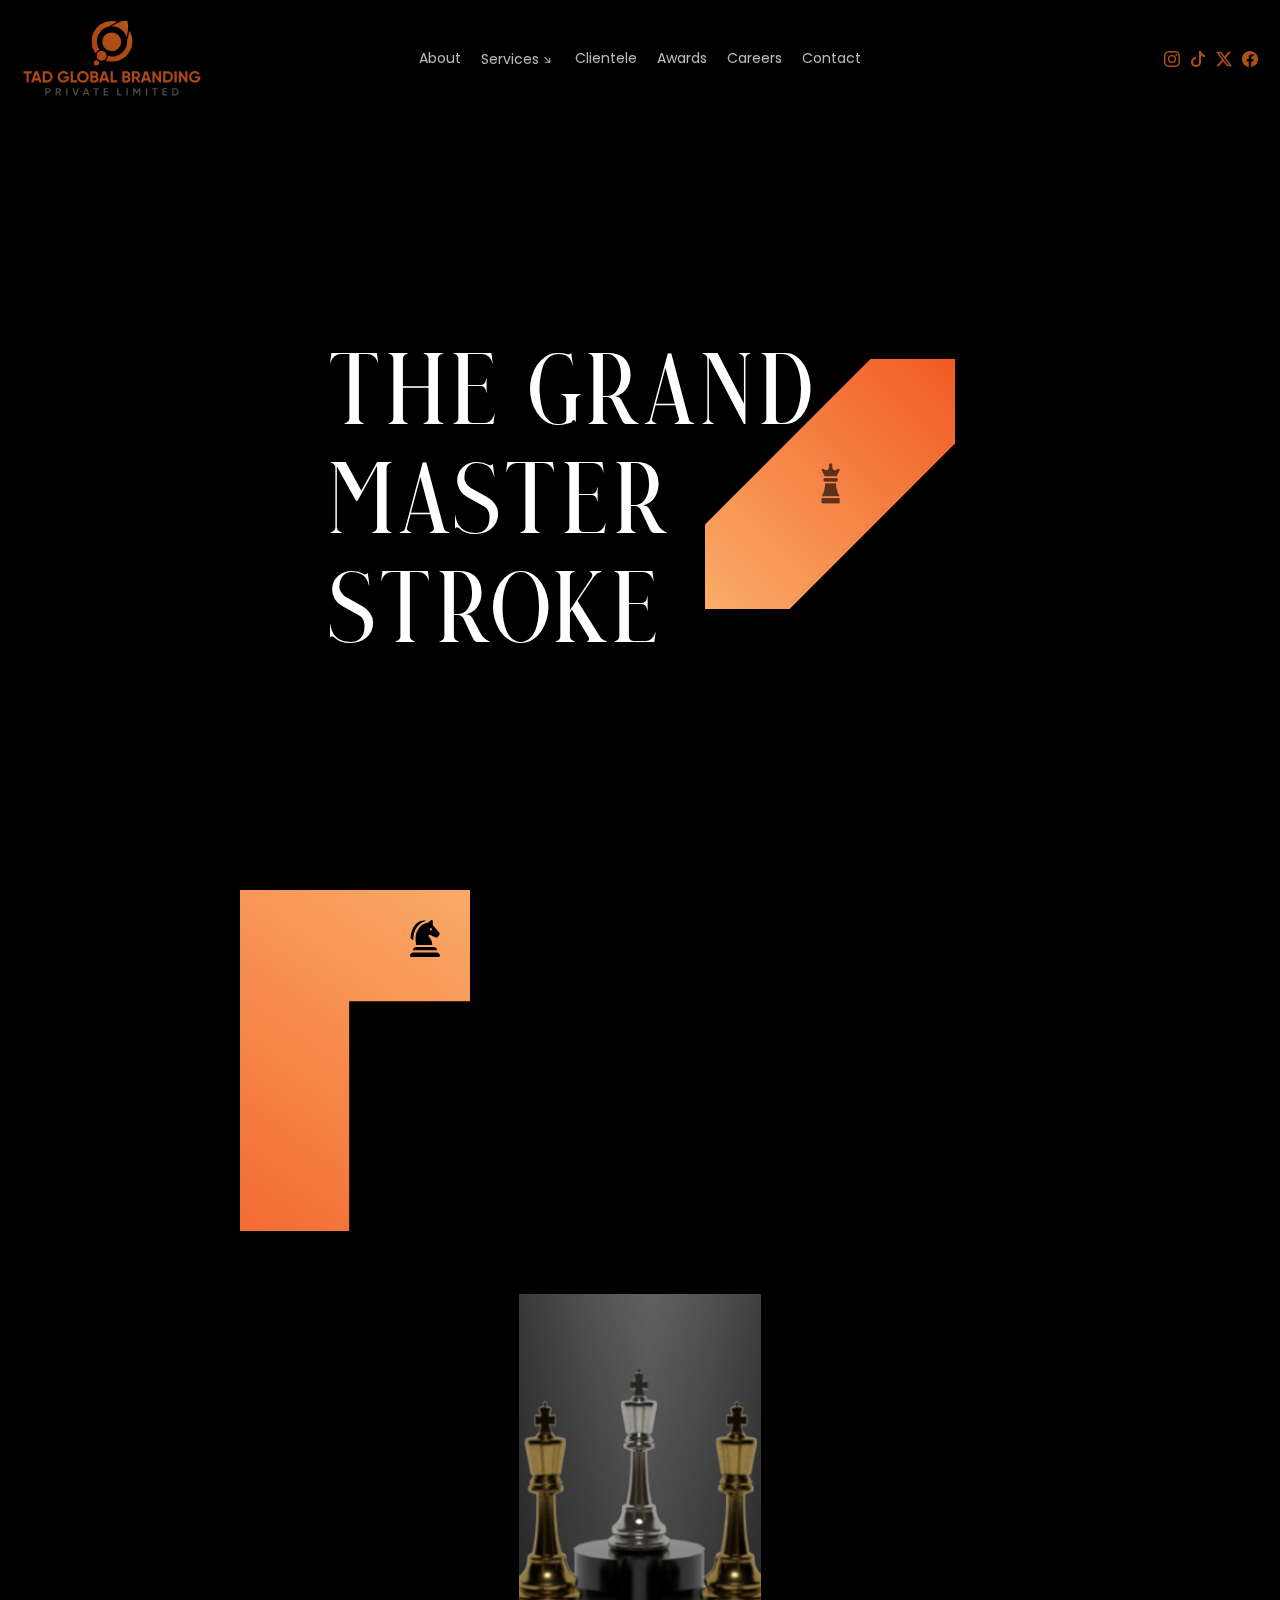
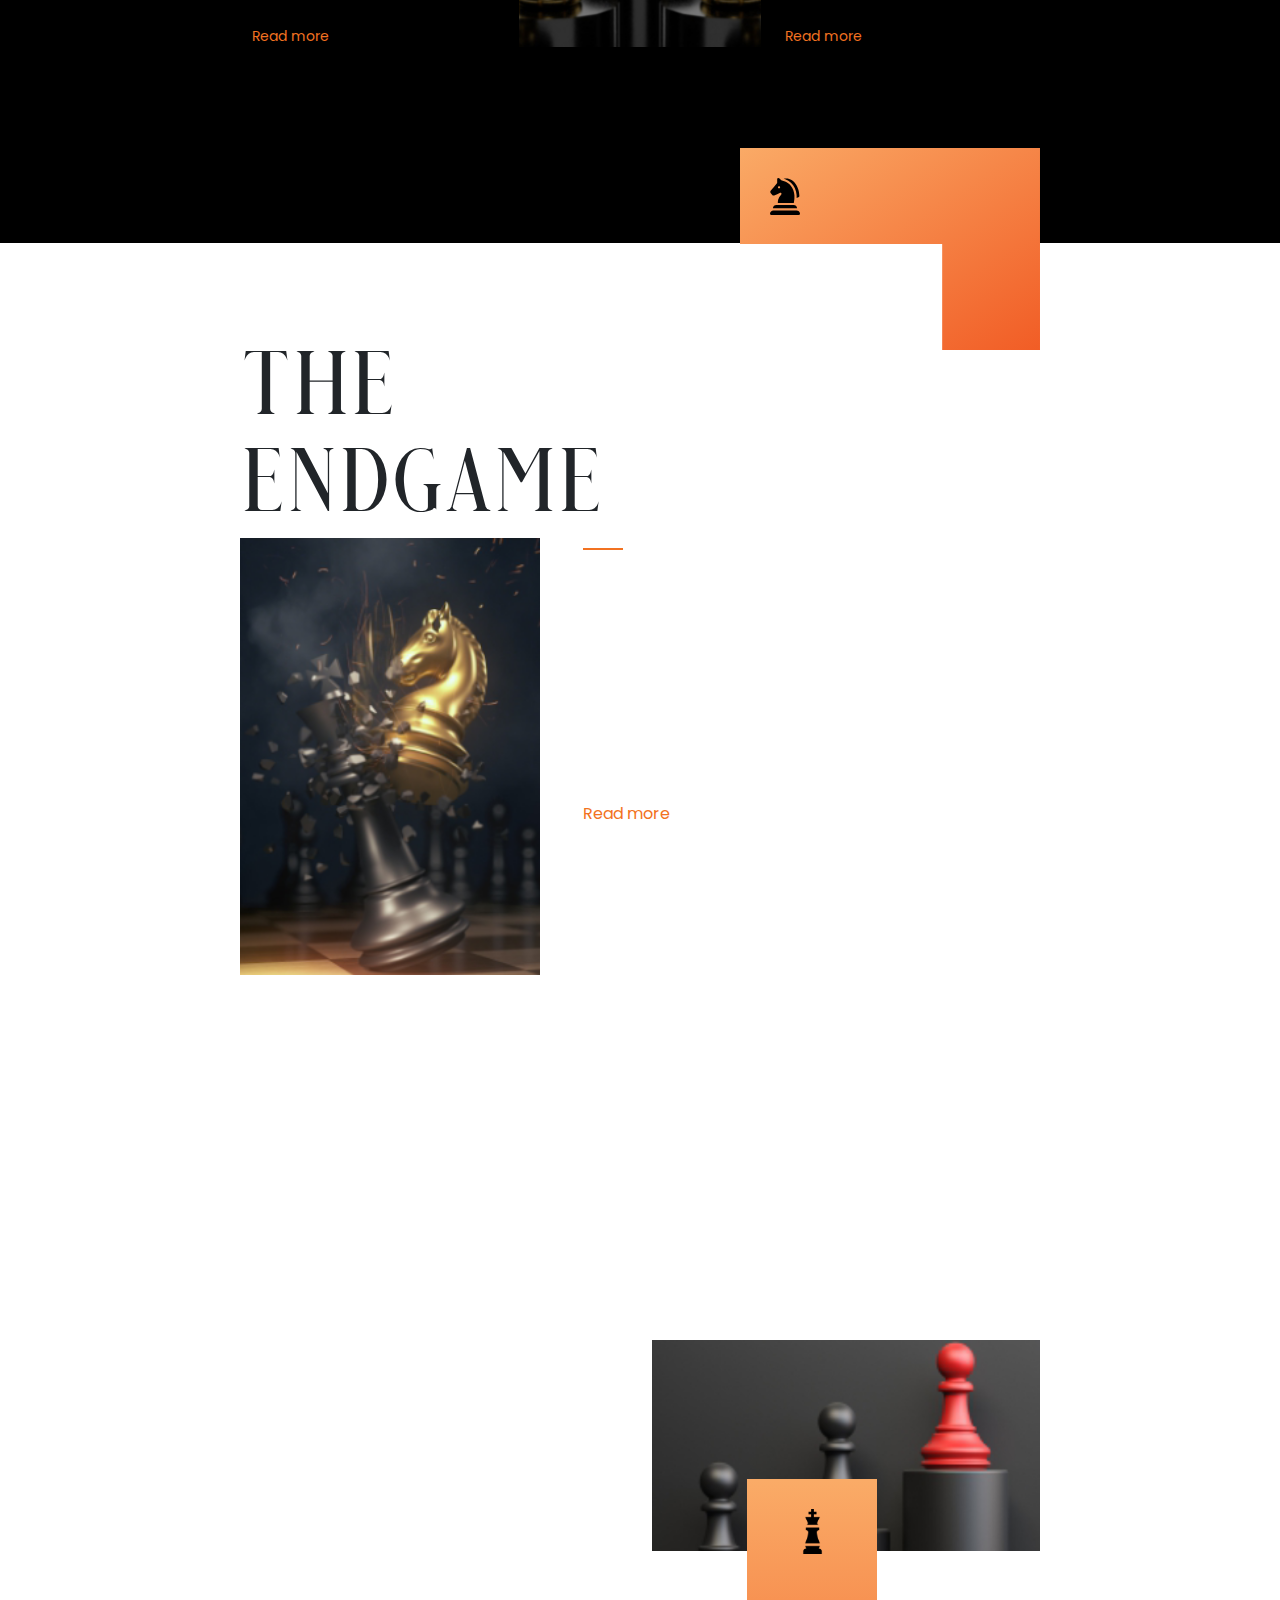
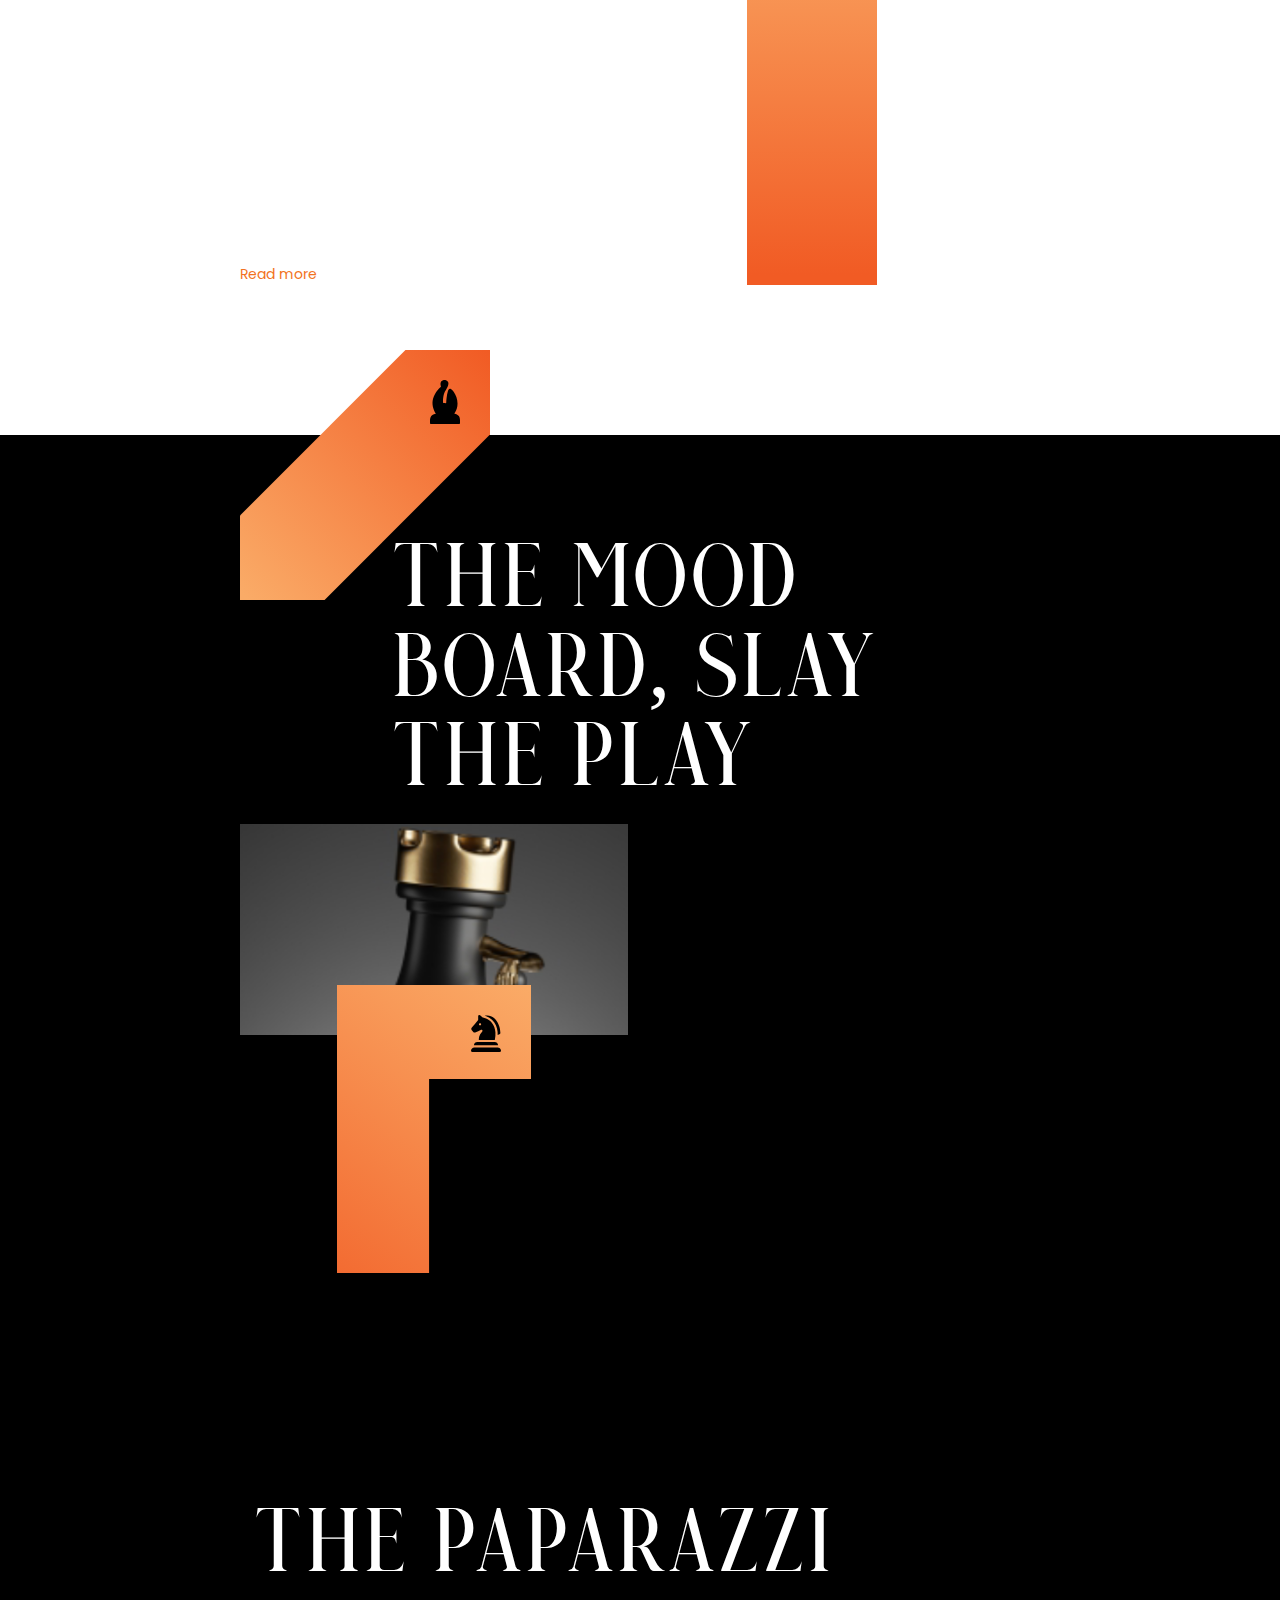
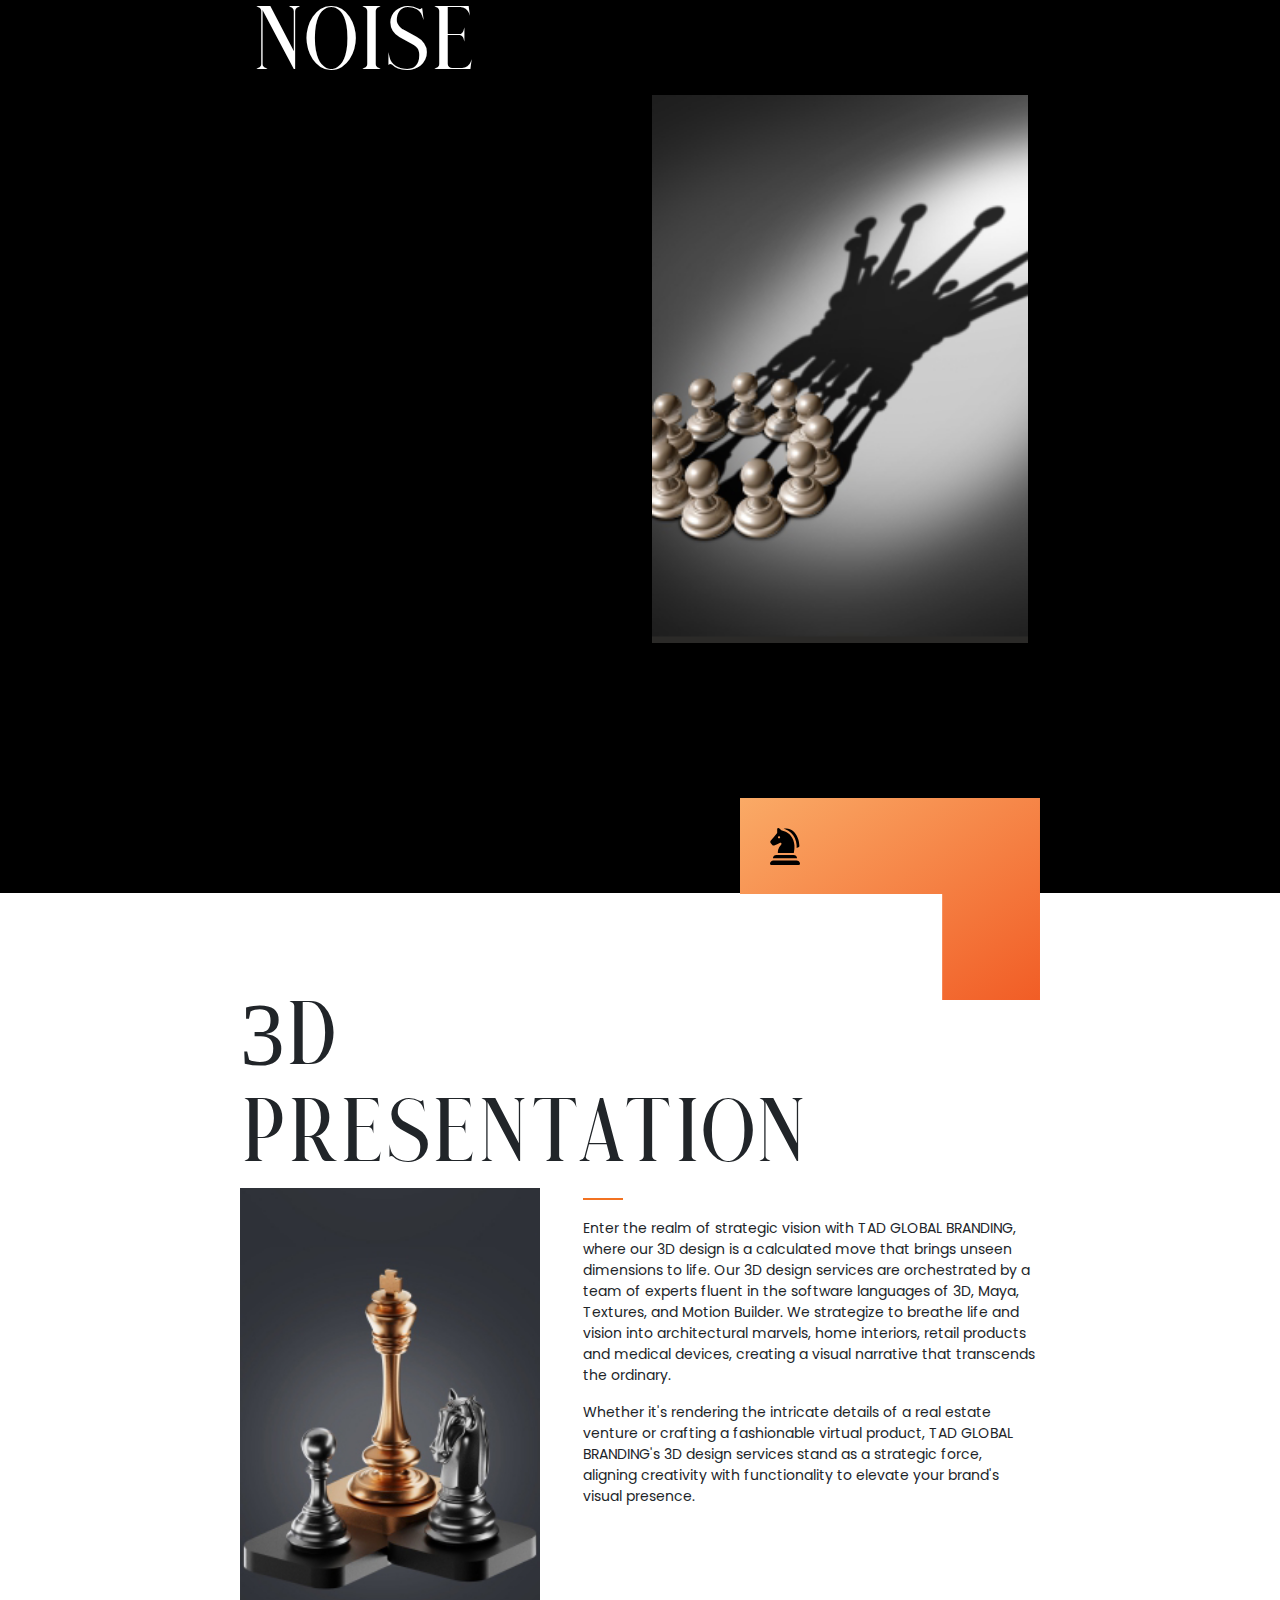
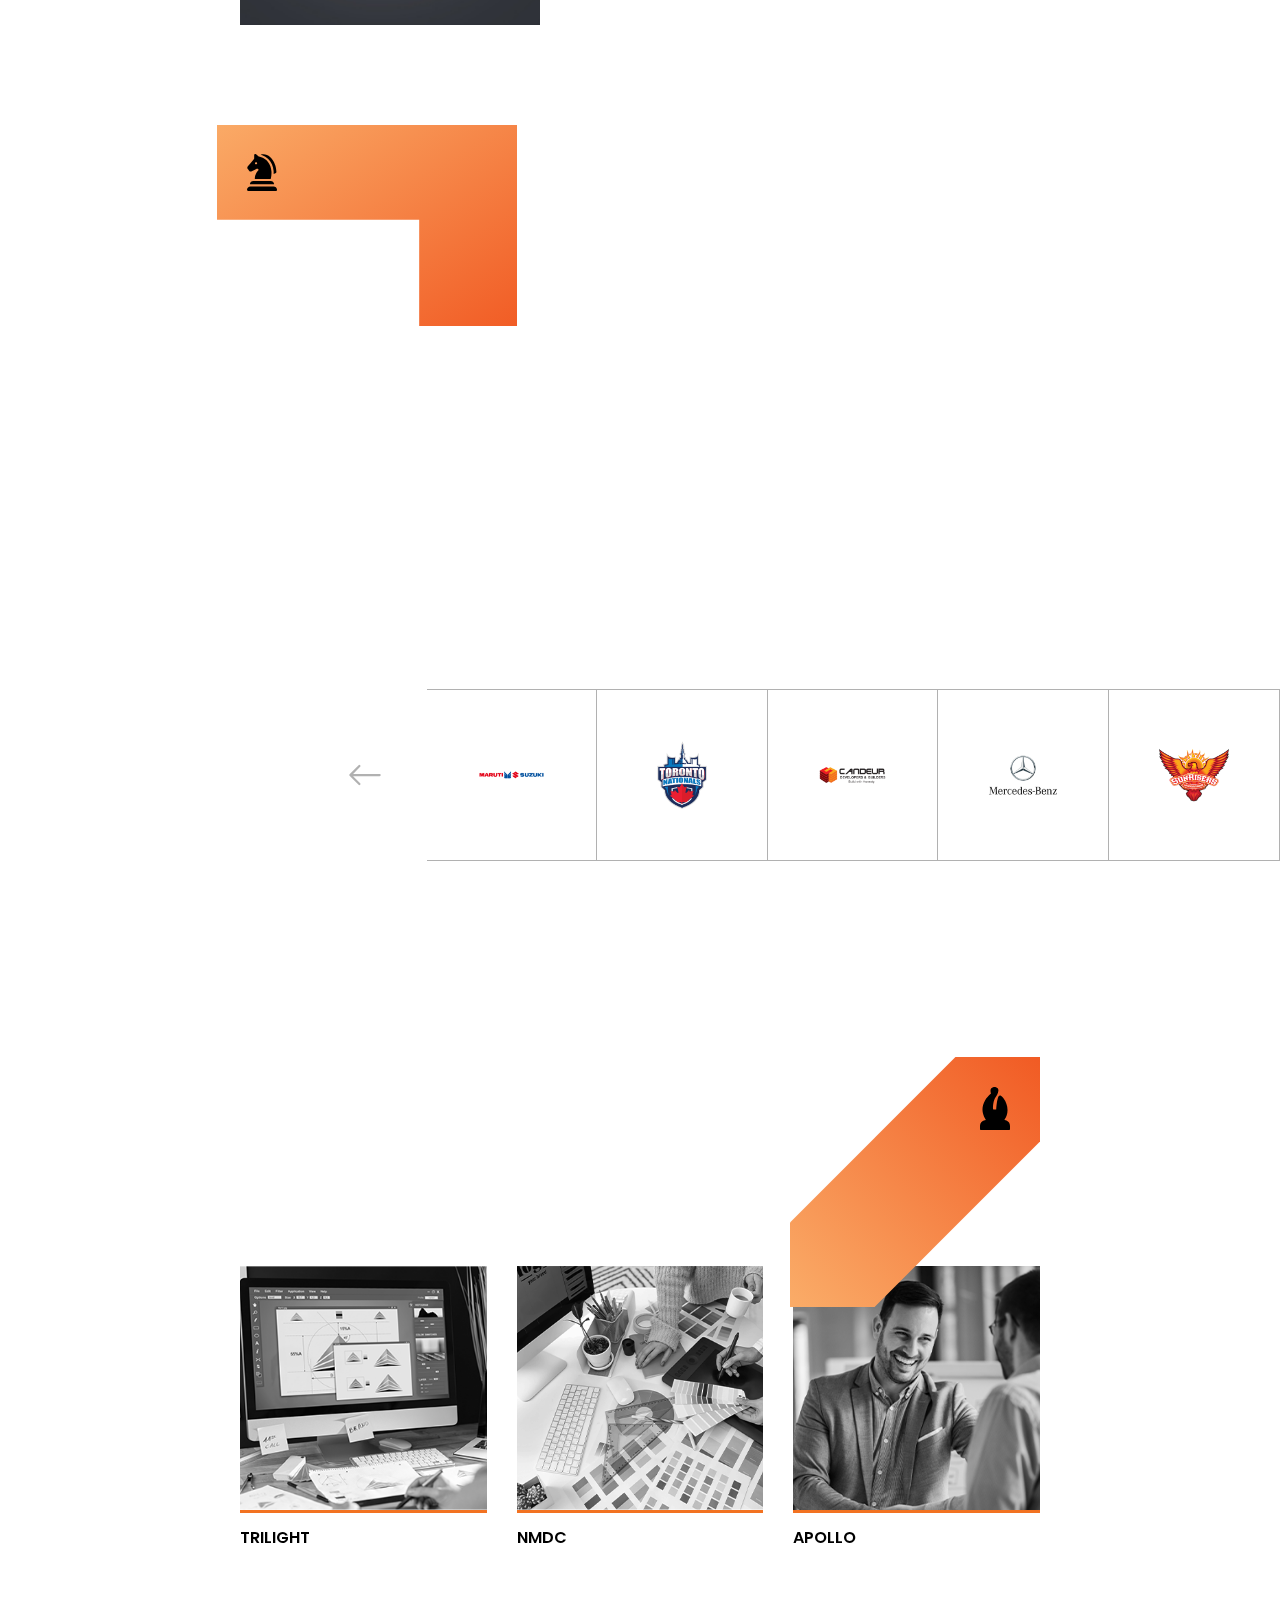
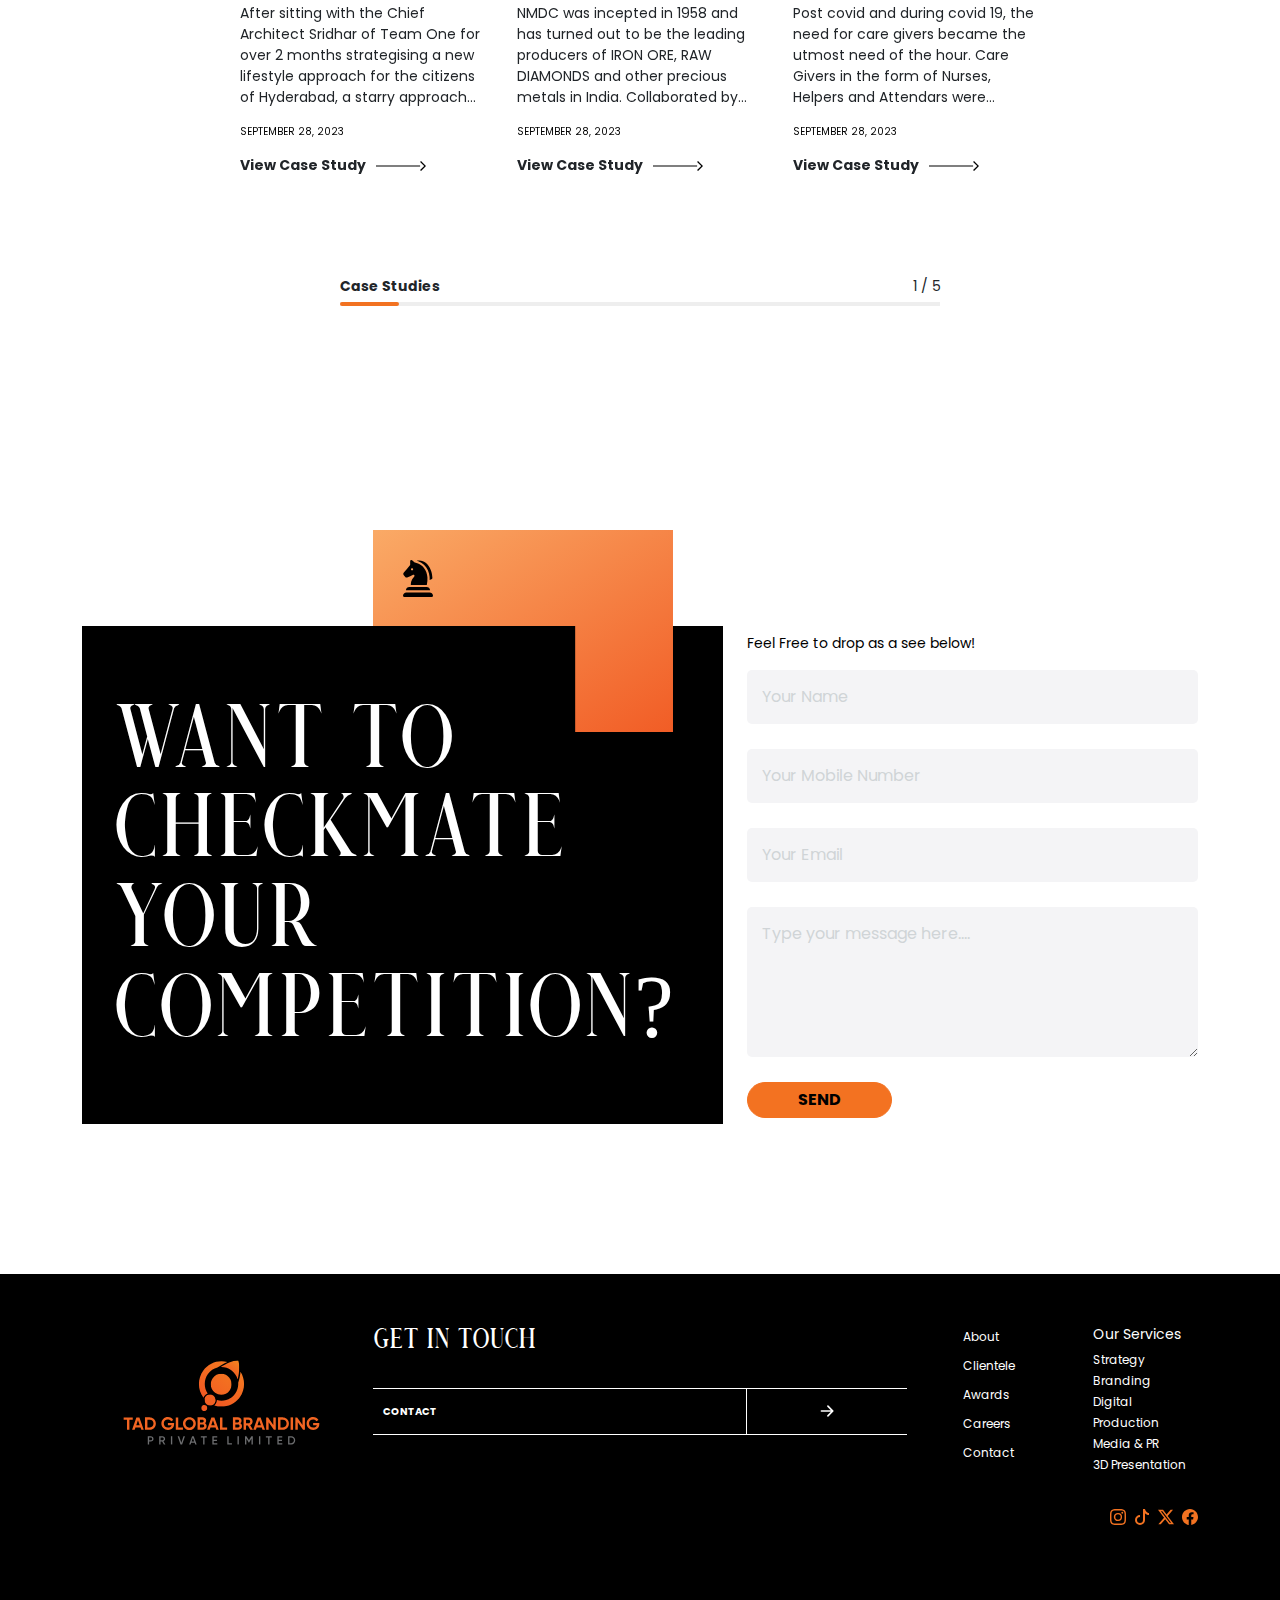
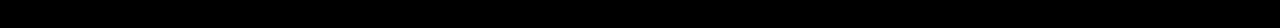
<file: the-grand-master-stroke.html>
<!DOCTYPE html>
<html lang="en">
<head>
    <meta charset="UTF-8">
    <meta name="viewport" content="width=device-width, initial-scale=1.0">
    <title>TAD Global</title>
    <link rel="apple-touch-icon" sizes="180x180" href="assets/images/favicon/apple-touch-icon.png">
    <link rel="icon" type="image/png" sizes="32x32" href="assets/images/favicon/favicon-32x32.png">
    <link rel="icon" type="image/png" sizes="16x16" href="assets/images/favicon/favicon-16x16.png">
    <link rel="manifest" href="assets/images/favicon/site.webmanifest">
    <link rel="stylesheet" href="assets/css/bootstrap-css/bootstrap.min.css">
    <link rel="stylesheet" href="assets/css/fancybox/fancybox.min.css">
    <link rel="stylesheet" href="assets/css/swiper/swiper-bundle.min.css">
    <link rel="stylesheet" href="assets/css/responsive.css">
</head>
<body>
  <div class="site_wrap">
    <header>
      <div class="container-fluid">
        <div class="row navbardisap">
          <div class="col-lg-3">
            <div class="left">
              <a href="index.html">
                <div class="logo_wrapper">
                  <img src="assets/images/tad-logo.svg" alt="" srcset="">
                </div>
              </a>
            </div>
          </div>
          <div class="col-lg-6 d-flex align-items-center justify-content-center">
            <div class="middle">
              <ul>
                <!-- <li><a href="index.html" class="active">Home</a></li> -->
                <li><a href="about-us.html">About</a></li>
                <li>
                  <div class="a">
                    Services
                    <div class="icon_wrapper">
                      <svg xmlns="http://www.w3.org/2000/svg" width="16" height="16" fill="currentColor" class="bi bi-arrow-down-short" viewBox="0 0 16 16">
                        <path fill-rule="evenodd" d="M8 4a.5.5 0 0 1 .5.5v5.793l2.146-2.147a.5.5 0 0 1 .708.708l-3 3a.5.5 0 0 1-.708 0l-3-3a.5.5 0 1 1 .708-.708L7.5 10.293V4.5A.5.5 0 0 1 8 4"/>
                      </svg>
                    </div>
                    <div class="absoulte_block">
                        <p class="m-0"><a href="the-endgame.html">Strategy</a></p>
                        <p class="m-0"><a href="the-grand-master-stroke.html">Branding</a></p>
                        <p class="m-0"><a href="the-chess-board.html">Digital</a></p>
                        <p class="m-0"><a href="the-moodboard-slay.html">Production</a></p>
                        <p class="m-0"><a href="the-paparazzi-noise.html">Media & PR</a></p>
                        <p class="m-0"><a href="3d-presentation.html">3D Presentation</a></p>
                    </div>
                  </div>
                </li>
                <li><a href="clientele.html">Clientele</a></li>
                <!-- <li><a href="#">Case Studies</a></li> -->
                <li><a href="awards.html">Awards</a></li>                
                <li><a href="careers.html">Careers</a></li>
                <li><a href="contact.html">Contact</a></li>                
              </ul>
            </div>
          </div>
          <div class="col-lg-3 d-flex align-items-center justify-content-end">
            <div class="right">
              <div class="social-icons">
                <ul>
                  <li>
                    <a href="">
                      <svg xmlns="http://www.w3.org/2000/svg" width="16" height="16" fill="#f27221" class="bi bi-instagram" viewBox="0 0 16 16">
                        <path d="M8 0C5.829 0 5.556.01 4.703.048 3.85.088 3.269.222 2.76.42a3.917 3.917 0 0 0-1.417.923A3.927 3.927 0 0 0 .42 2.76C.222 3.268.087 3.85.048 4.7.01 5.555 0 5.827 0 8.001c0 2.172.01 2.444.048 3.297.04.852.174 1.433.372 1.942.205.526.478.972.923 1.417.444.445.89.719 1.416.923.51.198 1.09.333 1.942.372C5.555 15.99 5.827 16 8 16s2.444-.01 3.298-.048c.851-.04 1.434-.174 1.943-.372a3.916 3.916 0 0 0 1.416-.923c.445-.445.718-.891.923-1.417.197-.509.332-1.09.372-1.942C15.99 10.445 16 10.173 16 8s-.01-2.445-.048-3.299c-.04-.851-.175-1.433-.372-1.941a3.926 3.926 0 0 0-.923-1.417A3.911 3.911 0 0 0 13.24.42c-.51-.198-1.092-.333-1.943-.372C10.443.01 10.172 0 7.998 0h.003zm-.717 1.442h.718c2.136 0 2.389.007 3.232.046.78.035 1.204.166 1.486.275.373.145.64.319.92.599.28.28.453.546.598.92.11.281.24.705.275 1.485.039.843.047 1.096.047 3.231s-.008 2.389-.047 3.232c-.035.78-.166 1.203-.275 1.485a2.47 2.47 0 0 1-.599.919c-.28.28-.546.453-.92.598-.28.11-.704.24-1.485.276-.843.038-1.096.047-3.232.047s-2.39-.009-3.233-.047c-.78-.036-1.203-.166-1.485-.276a2.478 2.478 0 0 1-.92-.598 2.48 2.48 0 0 1-.6-.92c-.109-.281-.24-.705-.275-1.485-.038-.843-.046-1.096-.046-3.233 0-2.136.008-2.388.046-3.231.036-.78.166-1.204.276-1.486.145-.373.319-.64.599-.92.28-.28.546-.453.92-.598.282-.11.705-.24 1.485-.276.738-.034 1.024-.044 2.515-.045v.002zm4.988 1.328a.96.96 0 1 0 0 1.92.96.96 0 0 0 0-1.92zm-4.27 1.122a4.109 4.109 0 1 0 0 8.217 4.109 4.109 0 0 0 0-8.217zm0 1.441a2.667 2.667 0 1 1 0 5.334 2.667 2.667 0 0 1 0-5.334z"/>
                      </svg>
                    </a>
                  </li>
                  <li>
                    <a href="">
                      <svg xmlns="http://www.w3.org/2000/svg" width="16" height="16" fill="#f27221" class="bi bi-tiktok" viewBox="0 0 16 16">
                        <path d="M9 0h1.98c.144.715.54 1.617 1.235 2.512C12.895 3.389 13.797 4 15 4v2c-1.753 0-3.07-.814-4-1.829V11a5 5 0 1 1-5-5v2a3 3 0 1 0 3 3V0Z"/>
                      </svg>
                    </a>
                  </li>
                  <li>
                    <a href="">
                      <svg xmlns="http://www.w3.org/2000/svg" width="16" height="16" fill="#f27221" class="bi bi-twitter-x" viewBox="0 0 16 16">
                        <path d="M12.6.75h2.454l-5.36 6.142L16 15.25h-4.937l-3.867-5.07-4.425 5.07H.316l5.733-6.57L0 .75h5.063l3.495 4.633L12.601.75Zm-.86 13.028h1.36L4.323 2.145H2.865l8.875 11.633Z"/>
                      </svg>
                    </a>
                  </li>
                  <li>
                    <a href="">
                      <svg xmlns="http://www.w3.org/2000/svg" width="16" height="16" fill="#f27221" class="bi bi-facebook" viewBox="0 0 16 16">
                        <path d="M16 8.049c0-4.446-3.582-8.05-8-8.05C3.58 0-.002 3.603-.002 8.05c0 4.017 2.926 7.347 6.75 7.951v-5.625h-2.03V8.05H6.75V6.275c0-2.017 1.195-3.131 3.022-3.131.876 0 1.791.157 1.791.157v1.98h-1.009c-.993 0-1.303.621-1.303 1.258v1.51h2.218l-.354 2.326H9.25V16c3.824-.604 6.75-3.934 6.75-7.951z"/>
                      </svg>
                    </a>
                  </li>
                </ul>
              </div>
            </div>
          </div>
        </div>
        <div class="mobile_nav">
          <div class="left">
            <a href="index.html">
              <div class="logo_wrapper">
                <img src="assets/images/tad-logo.svg" alt="" srcset="">
              </div>
            </a>
          </div>
          <div class="right">
            <div class="ham_wrapper home_2">
              <div class="lines_wrapper">
                  <div class="line"></div>
              </div>
              <div class="mb_opptions_wrapper">
            
                  <ul class="mobile">
                      <div class="close">
                          <svg xmlns="http://www.w3.org/2000/svg" width="36" height="36" fill="#ffffff" class="bi bi-x-circle" viewBox="0 0 16 16">
                              <path d="M8 15A7 7 0 1 1 8 1a7 7 0 0 1 0 14zm0 1A8 8 0 1 0 8 0a8 8 0 0 0 0 16z"></path>
                              <path d="M4.646 4.646a.5.5 0 0 1 .708 0L8 7.293l2.646-2.647a.5.5 0 0 1 .708.708L8.707 8l2.647 2.646a.5.5 0 0 1-.708.708L8 8.707l-2.646 2.647a.5.5 0 0 1-.708-.708L7.293 8 4.646 5.354a.5.5 0 0 1 0-.708z"></path>
                          </svg>
                      </div>
                      <li><a href="about-us.html">About</a></li>
                      <li>
                        <div class="a">
                          Services
                          <div class="icon_wrapper">
                            <svg xmlns="http://www.w3.org/2000/svg" width="16" height="16" fill="currentColor" class="bi bi-arrow-down-short" viewBox="0 0 16 16">
                              <path fill-rule="evenodd" d="M8 4a.5.5 0 0 1 .5.5v5.793l2.146-2.147a.5.5 0 0 1 .708.708l-3 3a.5.5 0 0 1-.708 0l-3-3a.5.5 0 1 1 .708-.708L7.5 10.293V4.5A.5.5 0 0 1 8 4"/>
                            </svg>
                          </div>
                          <div class="absoulte_block">
                              <p class="m-0"><a href="the-endgame.html">Strategy</a></p>
                              <p class="m-0"><a href="the-grand-master-stroke.html">Branding</a></p>
                              <p class="m-0"><a href="the-chess-board.html">Digital</a></p>
                              <p class="m-0"><a href="the-moodboard-slay.html">Production</a></p>
                              <p class="m-0"><a href="the-paparazzi-noise.html">Media & PR</a></p>
                              <p class="m-0"><a href="3d-presentation.html">3D Presentation</a></p>
                          </div>
                        </div>
                      </li>
                      <li><a href="clientele.html">Clientele</a></li>
                      <!-- <li><a href="#">Case Studies</a></li> -->
                      <li><a href="awards.html">Awards</a></li> 
                      <li><a href="careers.html">Careers</a></li>
                      <li><a href="contact.html">Contact</a></li> 
                      <div class="right">
                        <div class="social-icons">
                          <ul>
                            <li>
                              <a href="">
                                <svg xmlns="http://www.w3.org/2000/svg" width="16" height="16" fill="#f27221" class="bi bi-instagram" viewBox="0 0 16 16">
                                  <path d="M8 0C5.829 0 5.556.01 4.703.048 3.85.088 3.269.222 2.76.42a3.917 3.917 0 0 0-1.417.923A3.927 3.927 0 0 0 .42 2.76C.222 3.268.087 3.85.048 4.7.01 5.555 0 5.827 0 8.001c0 2.172.01 2.444.048 3.297.04.852.174 1.433.372 1.942.205.526.478.972.923 1.417.444.445.89.719 1.416.923.51.198 1.09.333 1.942.372C5.555 15.99 5.827 16 8 16s2.444-.01 3.298-.048c.851-.04 1.434-.174 1.943-.372a3.916 3.916 0 0 0 1.416-.923c.445-.445.718-.891.923-1.417.197-.509.332-1.09.372-1.942C15.99 10.445 16 10.173 16 8s-.01-2.445-.048-3.299c-.04-.851-.175-1.433-.372-1.941a3.926 3.926 0 0 0-.923-1.417A3.911 3.911 0 0 0 13.24.42c-.51-.198-1.092-.333-1.943-.372C10.443.01 10.172 0 7.998 0h.003zm-.717 1.442h.718c2.136 0 2.389.007 3.232.046.78.035 1.204.166 1.486.275.373.145.64.319.92.599.28.28.453.546.598.92.11.281.24.705.275 1.485.039.843.047 1.096.047 3.231s-.008 2.389-.047 3.232c-.035.78-.166 1.203-.275 1.485a2.47 2.47 0 0 1-.599.919c-.28.28-.546.453-.92.598-.28.11-.704.24-1.485.276-.843.038-1.096.047-3.232.047s-2.39-.009-3.233-.047c-.78-.036-1.203-.166-1.485-.276a2.478 2.478 0 0 1-.92-.598 2.48 2.48 0 0 1-.6-.92c-.109-.281-.24-.705-.275-1.485-.038-.843-.046-1.096-.046-3.233 0-2.136.008-2.388.046-3.231.036-.78.166-1.204.276-1.486.145-.373.319-.64.599-.92.28-.28.546-.453.92-.598.282-.11.705-.24 1.485-.276.738-.034 1.024-.044 2.515-.045v.002zm4.988 1.328a.96.96 0 1 0 0 1.92.96.96 0 0 0 0-1.92zm-4.27 1.122a4.109 4.109 0 1 0 0 8.217 4.109 4.109 0 0 0 0-8.217zm0 1.441a2.667 2.667 0 1 1 0 5.334 2.667 2.667 0 0 1 0-5.334z"/>
                                </svg>
                              </a>
                            </li>
                            <li>
                              <a href="">
                                <svg xmlns="http://www.w3.org/2000/svg" width="16" height="16" fill="#f27221" class="bi bi-tiktok" viewBox="0 0 16 16">
                                  <path d="M9 0h1.98c.144.715.54 1.617 1.235 2.512C12.895 3.389 13.797 4 15 4v2c-1.753 0-3.07-.814-4-1.829V11a5 5 0 1 1-5-5v2a3 3 0 1 0 3 3V0Z"/>
                                </svg>
                              </a>
                            </li>
                            <li>
                              <a href="">
                                <svg xmlns="http://www.w3.org/2000/svg" width="16" height="16" fill="#f27221" class="bi bi-twitter-x" viewBox="0 0 16 16">
                                  <path d="M12.6.75h2.454l-5.36 6.142L16 15.25h-4.937l-3.867-5.07-4.425 5.07H.316l5.733-6.57L0 .75h5.063l3.495 4.633L12.601.75Zm-.86 13.028h1.36L4.323 2.145H2.865l8.875 11.633Z"/>
                                </svg>
                              </a>
                            </li>
                            <li>
                              <a href="">
                                <svg xmlns="http://www.w3.org/2000/svg" width="16" height="16" fill="#f27221" class="bi bi-facebook" viewBox="0 0 16 16">
                                  <path d="M16 8.049c0-4.446-3.582-8.05-8-8.05C3.58 0-.002 3.603-.002 8.05c0 4.017 2.926 7.347 6.75 7.951v-5.625h-2.03V8.05H6.75V6.275c0-2.017 1.195-3.131 3.022-3.131.876 0 1.791.157 1.791.157v1.98h-1.009c-.993 0-1.303.621-1.303 1.258v1.51h2.218l-.354 2.326H9.25V16c3.824-.604 6.75-3.934 6.75-7.951z"/>
                                </svg>
                              </a>
                            </li>
                          </ul>
                        </div>
                      </div>
                  </ul>
              </div>
            </div>
          </div>
        </div>
      </div>
    </header>

    <main>
      <section class="sec_1 services" id="thegrandmasterstroke">
        <div class="section_wrapper">
          <div class="container">
            <div class="content_wrapper">
              <h2 class="one">THE GRAND</h2>
              <h2 class="two">MASTER</h2>
              <h2 class="three">STROKE</h2>
              <div class="diagonal_strip">
                <img src="assets/images/strip_1.svg" alt="" srcset="">
                <div class="strip_content">
                  <div class="content_itself">
                    <div class="text">
                      <p class="hero_text">100+<br>CLIENTS</p>
                    </div>
                    <img src="assets/images/queen.png" class="solider1" alt="" srcset="">
                  </div>
                </div>
              </div>
              
            </div>
          </div>
        </div>
      </section>
      
      <div class="for_strip"></div>

      <section class="sec_2 services" id="intro">
        <div class="section_wrapper">
          <div class="container">
            <div class="content_wrapper">
              <div class="floating_strip">
                <img src="assets/images/strip_2.svg" alt="" srcset="">
                <div class="strip_content sec2_horse">
                  <div class="content_itself">
                    <p class="newText25 fw-bold m-0 lh-1 fs-6 align-self-center position-absolute text-dark">25+ YEARS</p>
                    <img src="assets/images/horse.svg" alt="" srcset="" class="horse1">
                  </div>
                </div>
              </div>
              <div class="container">
                <div class="row justify-content-center pt-5">
                  <div class="col-lg-8">
                    <div class="main_heading">
                      <h2 class="sec2_ani1">BRANDING</h2>
                    </div>
                  </div>
                </div>
                <div class="row py-5 mb-5">
                  <div class="col-lg-4 d-flex align-items-end">
                    <div class="left">
                      <div class="readMoreBlock">
                        <input id="readMoreBtn" type="checkbox" class="d-none">
                        <div class="allContent padding_top">
                          <p class="ozerotoone"> Branding for us is not just a move, but a well-thought-out gambit that positions your brand as the undisputed king on the board of commerce. Our Branding Services are a symphony of concept and design, meticulously crafted through an extensive and creative research-oriented process. We understand that in the game of business, a brand's identity is its most powerful piece, and we ensure yours is nothing short of extraordinary.</p>                          
                        </div>
                        <label class="pt-4 pb-3 pb-lg-0" for="readMoreBtn">Read </label>
                      </div>
                      <!-- <p class="ozerotoone">
                        At TAD Global from the opening gambit to the checkmate, we craft narratives that resonate, visuals that captivate, and strategies that outwit the competition.<br><br>
                        Every campaign, every visual, every message - all part of a grand strategy aimed at positioning your brand for
                        success.<br><br>
                        A strategic journey where branding isn't just about making noise; it's about making the right moves that resonate, ensuring your brand emerges victorious in the competitive landscape.</p> -->
                    </div>
                  </div>
                  <div class="col-lg-8">
                    <div class="right">
                      <div class="row h-100">
                        <div class="col-lg-6">
                          <div class="d-flex align-items-end h-full">
                            <img src="assets/images/branding.png" alt="" srcset="">
                          </div>
                        </div>
                        <div class="col-lg-6 d-flex align-items-end">
                          <div class="readMoreBlock">
                            <input id="readMoreBtn1" type="checkbox" class="d-none">
                            <div class="allContent padding_top sm">
                              <p class="ozerotoone">At TAD Global Branding, we specialize in "concept branding," an artful approach that transcends traditional branding norms. Our seasoned team navigates through the intricate layers of creativity, drawing inspiration from diverse and global sources. We delve deep into the essence of your brand, infusing it with innovative concepts that resonate with your target audience. Moreover, our strategic moves extend to competitor analysis, ensuring that your brand not only stands out but also outshines the competition. The result is a brand design that goes beyond the expected, creating a narrative that captivates, engages, and strategically positions your brand for victory in the ever-evolving landscape of business.  At TAD GLOBAL BRANDING, we value your marketing investments, which is why we make sure that every move makes a difference.</p>                              
                            </div>
                            <label class="pt-4 pb-3 pb-lg-0" for="readMoreBtn1">Read </label>
                          </div>
                          <!-- <p class="ozerotoone">
                            Our canvas is the chessboard, and creativity is our
                            playing pieces.</p> -->
                        </div>
                      </div>
                      
                    </div>
                  </div>
                </div>
              </div>
            </div>
          </div>
        </div>
      </section>

      <section class="services_sec_3">
        <div class="section_wrapper">
            <div class="container">
                <div class="content_wrapper">
                    <div class="image_wrapper">
                        <img src="assets/images/strip_3.svg" alt="" srcset="">
                        <div class="strip_content">
                          <div class="content_itself">
                            <div class="text horsetext">
                              <p>STRATEGY</p>
                            </div>
                            <img src="assets/images/horse.svg" alt="" srcset="" class="horse2">
                          </div>
                        </div>
                    </div>
                    <div class="row">
                        <div class="col-lg-5">
                            <div class="heading_wrapper">
                                <h2>THE</h2>
                                <h2>ENDGAME</h2>
                                <!-- <h2>&nbsp;</h2> -->
                            </div>
                        </div>
                    </div>
                    <div class="row">
                        <div class="col-lg-5">
                            <div class="left">
                                <div class="image_wrapper2">
                                    <img src="assets/images/strategy.png" alt="" srcset="">
                                </div>
                            </div>
                        </div>
                        <div class="col-lg-7">
                            <div class="right">

                                <div class="para_wrapper">
                                  <div class="readMoreBlock">
                                    <input id="readMoreBtn2" type="checkbox" class="d-none">
                                    <div class="allContent">
                                      <p class="ozerotoone">Embark on a strategic journey with TAD Global Branding, where every move is a calculated masterpiece and every strategy is crafted with precision. Our Strategy Services go beyond the conventional, offering a personalized and focused approach tailored to elevate your brand to unparalleled heights. We pride ourselves on an extensive research-oriented process that not only unveils market intricacies but also identifies the perfect target audience for your brand. At TAD, we understand that strategy is not a one-size-fits-all concept, and that's why we dedicate ourselves to creating bespoke strategies that align seamlessly with your brand's unique identity.                                      </p>                                                                    
                                      <p class="ozerotoone">What sets TAD Global Branding apart is our unwavering commitment to staying at the forefront of industry trends and innovations. Much like a skilled player anticipates their opponent's moves, we constantly update and upgrade our strategies through our extensive network and connections. Our product development strategy, a key element in our arsenal, is designed to build a product line that stands out across any market segment. We collaborate closely with out clients to identify opportunities, create innovative solutions, and develop a product lineup that not only captures attention but also sells with unparalleled ease. With TAD Global Branding, your brand becomes a strategic masterpiece, ready to conquer the market with personalized precision and perpetual innovation.                                      </p>                              
                                    </div>
                                    <label class="pt-4 pb-3 pb-lg-0" for="readMoreBtn2">Read </label>
                                  </div>
                                    <!-- <p>At TAD Global from the opening gambit to the checkmate, we craft narratives that resonate, visuals that captivate, and strategies that outwit the competition.</p>
                                    <p>Every campaign, every visual, every message - all part of a grand strategy aimed at positioning your brand for success.</p>
                                    <p>A strategic journey where branding isn't just about making noise; it's about making the right moves that resonate, ensuring your brand emerges victorious in the competitive landscape.</p>
                                    <p>Our canvas is the chessboard, and creativity is our playing pieces.</p> -->
                                </div>
                            </div>
                        </div>
                    </div>
                </div>
            </div>
        </div>
      </section>

      <section class="sec_4 services" >
        <div class="section_wrapper">
          <div class="container">
            <div class="content_wrapper">
              <div class="floating_block">
                <div class="left2">
                  <img src="assets/images/strip_4.svg" alt="">
                  <div class="strip_content">
                    <div class="content_itself">
                      <img src="assets/images/king.png" alt="" srcset="" class="elephant1 img">
                    </div>
                  </div>
                </div>
                <div class="right2" style="opacity: 0;pointer-events: none;">
                  <div class="text">
                    <p>HOW<br>WE PLAY</p>
                  </div>
                </div>
              </div>
              <h2 class="sec4_heading1">THE</h2>
              <h2 class="sec4_heading2">CHESSBOARD</h2>
              <div class="row justify-content-end pt-5">
                <div class="col-lg-12">
                  <div class="row">
                    <div class="col-lg-6 d-flex align-items-center">
                      <div class="left">
                        <h2 class="subparani1">DIGITAL</h2>
                        <p class="para subparani2">TAD GLOBAL BRANDING’s  Digital Marketing Services are a grandmaster's play to dominate the online realm and our conceptual social media marketing is the strategic maneuver that propels it forward. We go beyond the conventional, employing an extensive research-driven approach that dissects consumer behavior intricately. We understand that in the digital landscape, every move matters, and that's why our bespoke social and digital marketing solutions are tailored to your brand's unique DNA.</p>
                        <!-- <p class="para subparani2">In the ever-evolving landscape of the Digital first world the differentiator is being relevant and engaging. From content creation to online advertising, our moves are not just about visibility; they're about dominating the board, ensuring your brand is positioned as a leader in the digital realm.</p>
                          <p class="subparani2">Like chess pieces working in tandem, the knowledge of how integrated marketing helps orchestrate engaging content that resonates with your audience, ensuring your brand stands out amidst the noise it's about making the right moves to capture attention and drive engagement.</p>
                          <p class="para subparani2">From SEO to PPC, our moves are calculated to position your brand advantageously in the digital arena. Performance Marketing is Real Game Analysis and our approach involves meticulous data analysis. We track the performance of every move, every campaign, using analytics as our strategic tool to refine our tactics and enhance your brand's digital presence.</p> -->
                          <div class="readMoreBlock">
                            <input id="readMoreBtn3" type="checkbox" class="d-none">
                            <div class="allContent md">
                              <p class="subparani2">Visual engagement is the key to victory in the online world, and at TAD Global Branding, we orchestrate audience engagement strategies that resonate like a well-executed endgame. Our team dives deep into understanding your target audience, crafting campaigns that not only capture attention but also spark meaningful interactions. The journey doesn't end there – we bring competitor analysis to the forefront, ensuring your brand's social media marketing strategies are not just effective but also outshine the rivals. Whether it's conceptualizing engaging content or implementing performance marketing solutions, we make calculated moves that put your brand at the forefront of the digital chessboard. Trust TAD Global Branding for a checkmate in the digital arena – where strategic brilliance meets audience resonance, and your brand emerges victorious in the game of online supremacy.</p>
                            </div>
                            <label class="pt-4 pb-3 pb-lg-0" for="readMoreBtn3">Read </label>
                          </div>

                        <!-- <a href="#" class="cta">View Case Study <span><svg xmlns="http://www.w3.org/2000/svg" width="26" height="26" fill="#f27221" class="bi bi-arrow-right-short" viewBox="0 0 16 16">
                          <path fill-rule="evenodd" d="M4 8a.5.5 0 0 1 .5-.5h5.793L8.146 5.354a.5.5 0 1 1 .708-.708l3 3a.5.5 0 0 1 0 .708l-3 3a.5.5 0 0 1-.708-.708L10.293 8.5H4.5A.5.5 0 0 1 4 8z"/>
                        </svg></span></a> -->
                      </div>
                    </div>
                    <div class="col-lg-6">
                      <div class="right">
                        <img src="assets/images/digital-horizontal.png" alt="" srcset="">
                      </div>
                    </div>
                  </div>
                </div>
              </div>
            </div>
          </div>
        </div>
      </section>

      <section class="sec_5 services" >
        <div class="section_wrapper">
          <div class="container">
            <div class="content_wrapper">
              <div class="row justify-content-end">
                <div class="col-lg-12">
                    <div class="heading_wrapper">
                        <div class="parent">
                            <h2>THE MOOD BOARD, SLAY THE PLAY</h2>
                        </div>
                        <div class="diagonal_strip">
                            <img src="assets/images/strip_1.svg" alt="" srcset="">
                            <div class="strip_content">
                              <div class="content_itself">
                                <img src="assets/images/solider.svg" alt="" srcset="" class="solider2">
                              </div>
                            </div>
                        </div>
                    </div>
                  <div class="row">
                    <div class="col-lg-6">
                        <div class="right">
                          <div class="image_wrapper">
                            <img src="assets/images/production-horizontal.png" alt="" class="fish">
                            <div class="vertical_strip">
                              <img src="assets/images/strip_5.svg" alt="" srcset="">
                              <div class="strip_content">
                                <div class="content_itself">
                                  <img src="assets/images/horse.svg" alt="" srcset="" class="horse3">
                                </div>
                              </div>
                            </div>
                          </div>
                        </div>
                    </div>
                    <div class="col-lg-6">
                      <div class="left">
                        <h2 class="subparani1">TAD FLIX - PRODUCTION</h2>
                        <p class="para subparani2">Enter the cinematic realm with TAD Global Branding, where film production breathes life into communication.Our Film Production Services is a testament to our expertise in carving concept stories that resonate across emotional, humorous, and social spectrums. Whether it's a brand film, a corporate narrative, a logo launch video or a compelling CSR story, our team stands as exceptional storytellers, both visually and verbally, creating a symphony of moving images that not only captivates but strategically brings the best reach for your brand.                        </p>
                        <p class="subparani2">At TAD Global Branding, film production is a strategic game where each frame is a calculated move towards audience engagement and brand resonance. Our cinematic endeavors are not just about showcasing visuals; they are about weaving narratives that leave a lasting impact. Through meticulous planning and creative prowess, we transform ideas into compelling stories that connect with audiences on a profound level.                        </p>
                        <!-- <p class="para subparani2">Production is a meticulously orchestrated game. It isn't just about creating content; it's about executing a masterful strategy, much like a carefully orchestrated chess game. our studio as a chessboard, where creativity takes center stage. The pieces - from lighting to sound design, from camera angles to post-production - are carefully positioned to bring the brand's story to life. Every element is a strategic move, working in harmony to create a visual masterpiece that not only communicates but resonates.</p>
                        <p class="para subparani2">From 3D renders to beautiful reels, from digital films to TVC there is Strategic Precision in Every Frame. Our production team at TAD Flix understands that every move, every frame, and every second counts.</p>
                        <a href="#" class="cta">View Case Study <span><svg xmlns="http://www.w3.org/2000/svg" width="26" height="26" fill="#f27221" class="bi bi-arrow-right-short" viewBox="0 0 16 16">
                          <path fill-rule="evenodd" d="M4 8a.5.5 0 0 1 .5-.5h5.793L8.146 5.354a.5.5 0 1 1 .708-.708l3 3a.5.5 0 0 1 0 .708l-3 3a.5.5 0 0 1-.708-.708L10.293 8.5H4.5A.5.5 0 0 1 4 8z"/>
                        </svg></span></a> -->
                      </div>
                    </div>
                    
                  </div>
                </div>
              </div>
            </div>
          </div>
        </div>
        <div class="lower">
          <div class="container">
            <div class="row">
              <div class="col-lg-12">
                <div class="heading_wrapper">
                    <h2>THE PAPARAZZI</h2>
                    <h2>NOISE</h2>
                </div>
                <div class="row">
                  <div class="col-lg-6 d-flex align-items-center">
                    <div class="text_wrapper">
                      <h2 class="subparani1">TAD CROW - MEDIA AND PR</h2>
                      <p class="para subparani2">The Media and PR Services at TAD GLOBAL BRANDING transcend the ordinary, covering an expansive realm that includes print, radio, outdoor, electronic, celebrity endorsements, in-film collabs and even theatrical mediums across India. As seasoned players with expert relations in both local and international media and film spheres, we pride ourselves on being the architects of triumph for our clientele.                      </p>
                      <p class="para subparani2">TAD GLOBAL BRANDING leverages its in-depth knowledge to select the perfect media channels tailored to your product requirements. Whether it's the printed word, the airwaves, the outdoor canvas, the electronic spectrum, or the theatrical stage, we position our clients to be the kings in their fields. Choose TAD GLOBAL BRANDING as your Media and PR partner, and let us orchestrate the strategic moves that elevate your brand's presence, making you the undisputed monarch in your industry.                      </p>
                        <!-- <p class="para subparani2">With the shift in consumption habits and dynamics of media and mediums one of the key challenges is how to reach the right TG and not just make noise. We help brands handle micro markets and penetrate well with the right media mix with Events & PR along with strategy are at the heart of it Our experience serves as the compass, navigating the delicate balance between storytelling and reputation management for impactful and enduring brand narratives. The TAD Crow army is ready from the word go.</p> -->
                    </div>
                  </div>
                  <div class="col-lg-6">
                    <div class="image">
                      <img src="assets/images/media.png" alt="">
                    </div>
                  </div>
                </div>
              </div>
            </div>
          </div>
        </div>
      </section>

      <section class="services_sec_3">
        <div class="section_wrapper">
            <div class="container">
                <div class="content_wrapper">
                    <div class="image_wrapper">
                        <img src="assets/images/strip_3.svg" alt="" srcset="">
                        <div class="strip_content">
                          <div class="content_itself">
                            <!-- <div class="text horsetext">
                              <p>BRANDING</p>
                            </div> -->
                            <img src="assets/images/horse.svg" alt="" srcset="" class="horse2">
                          </div>
                        </div>
                    </div>
                    <div class="row">
                        <div class="col-lg-5">
                            <div class="heading_wrapper">
                                <h2>3D</h2>
                                <h2>PRESENTATION</h2>
                                <!-- <h2>STROKE</h2> -->
                            </div>
                        </div>
                    </div>
                    <div class="row">
                        <div class="col-lg-5">
                            <div class="left">
                                <div class="image_wrapper2">
                                    <img class="grayImg" src="assets/images/presentation.png" alt="" srcset="">
                                </div>
                            </div>
                        </div>
                        <div class="col-lg-7">
                            <div class="right">
                                <div class="para_wrapper">
                                    <p>Enter the realm of strategic vision with TAD GLOBAL BRANDING, where our 3D design is  a calculated move that brings unseen dimensions to life. Our 3D design services are orchestrated by a team of experts fluent in the software languages of 3D, Maya, Textures, and Motion Builder. We strategize to breathe life and vision into architectural marvels, home interiors, retail products and medical devices, creating a visual narrative that transcends the ordinary.</p>
                                    <p>Whether it's rendering the intricate details of a real estate venture or crafting a fashionable virtual product, TAD GLOBAL BRANDING's 3D design services stand as a strategic force, aligning creativity with functionality to elevate your brand's visual presence.                                        </p>                                        
                                    <!-- <div class="readMoreBlock">
                                      <input id="readMoreBtn3d" type="checkbox" class="d-none">
                                      <div class="allContent sm-1">
                                      </div>
                                      <label class="pt-4 pb-3 pb-lg-0" for="readMoreBtn3d">Read </label>
                                    </div> -->
                                </div>
                            </div>
                        </div>
                    </div>
                </div>
            </div>
        </div>
      </section>

      <section class="sec_3 services">
        <div class="section_wrapper">
          <div class="container-fluid exception">
            <div class="content_wrapper">
              <div class="row justify-content-end">
                <div class="col-lg-8 px-lg-0">
                  <div class="right">
                    <div class="heading_wrapper">
                        <h2 class="sec3_heading">CHAMPIONING</h2>
                        <h2 class="sec3_heading">BRANDS</h2>
                        <div class="image_wrapper">
                            <img src="assets/images/strip_3.svg" alt="" srcset="">
                            <div class="strip_content">
                              <div class="content_itself">
                                <div class="text horsetext" style="opacity: 0;">
                                  <p>100+<br>CLIENTS</p>
                                </div>
                                <img src="assets/images/horse.svg" alt="" srcset="" class="horse6" >
                              </div>
                            </div>
                        </div>
                    </div>
                    <h4 class="sec3_subheading" style="color: #f27221;">We play to win, employing tactics that outmanoeuvre rivals.</h4>
                    <p class="sec3_anipara">Chess teaches us that every piece has its unique strength, and the same applies to your brand. Whether it's a pawn or a queen, we leverage each element to maximize its impact, opening up a world of infinite possibilities. Your success is not just a goal; it's the checkmate we relentlessly pursue. Whether you are a startup or a growing brand , a challenger or a leader already with a legacy we know exactly what moves to make Check and Mate: Your Brand's Triumph Awaits:</p>
                    <div class="carousel_wrapper">
                      <div class="left_arrow">
                        <svg xmlns="http://www.w3.org/2000/svg" width="36" height="36" fill="#b1b1b1" class="bi bi-arrow-left" viewBox="0 0 16 16">
                          <path fill-rule="evenodd" d="M15 8a.5.5 0 0 0-.5-.5H2.707l3.147-3.146a.5.5 0 1 0-.708-.708l-4 4a.5.5 0 0 0 0 .708l4 4a.5.5 0 0 0 .708-.708L2.707 8.5H14.5A.5.5 0 0 0 15 8z"/>
                        </svg>
                      </div>
                      <div class="swiper mySwiper">
                        <div class="swiper-wrapper">
                          <div class="swiper-slide">
                            <div class="image_wrapper">
                              <img src="assets/images/logos/logo.png" alt="" srcset="">
                            </div>
                          </div>
                          <div class="swiper-slide">
                            <div class="image_wrapper">
                              <img src="assets/images/logos/logo-1.png" alt="" srcset="">
                            </div>
                          </div>
                          <div class="swiper-slide">
                            <div class="image_wrapper">
                              <img src="assets/images/logos/logo-2.png" alt="" srcset="">
                            </div>
                          </div>
                          <div class="swiper-slide">
                            <div class="image_wrapper">
                              <img src="assets/images/logos/logo-3.png" alt="" srcset="">
                            </div>
                          </div>
                          <div class="swiper-slide">
                            <div class="image_wrapper">
                              <img src="assets/images/logos/logo-4.png" alt="" srcset="">
                            </div>
                          </div>
                          <div class="swiper-slide">
                            <div class="image_wrapper">
                              <img src="assets/images/logos/logo-5.png" alt="" srcset="">
                            </div>
                          </div>
                          <div class="swiper-slide">
                            <div class="image_wrapper">
                              <img src="assets/images/logos/logo-6.png" alt="" srcset="">
                            </div>
                          </div>
                          <div class="swiper-slide">
                            <div class="image_wrapper">
                              <img src="assets/images/logos/logo-7.png" alt="" srcset="">
                            </div>
                          </div>
                          <div class="swiper-slide">
                            <div class="image_wrapper">
                              <img src="assets/images/logos/logo-8.png" alt="" srcset="">
                            </div>
                          </div>
                          <div class="swiper-slide">
                            <div class="image_wrapper">
                              <img src="assets/images/logos/logo-9.png" alt="" srcset="">
                            </div>
                          </div>
                          <div class="swiper-slide">
                            <div class="image_wrapper">
                              <img src="assets/images/logos/logo-10.png" alt="" srcset="">
                            </div>
                          </div>
                          <div class="swiper-slide">
                            <div class="image_wrapper">
                              <img src="assets/images/logos/logo-11.png" alt="" srcset="">
                            </div>
                          </div>
                          <div class="swiper-slide">
                            <div class="image_wrapper">
                              <img src="assets/images/logos/logo-12.png" alt="" srcset="">
                            </div>
                          </div>
                          <div class="swiper-slide">
                            <div class="image_wrapper">
                              <img src="assets/images/logos/logo-13.png" alt="" srcset="">
                            </div>
                          </div>
                          <div class="swiper-slide">
                            <div class="image_wrapper">
                              <img src="assets/images/logos/logo-14.png" alt="" srcset="">
                            </div>
                          </div>
                          <div class="swiper-slide">
                            <div class="image_wrapper">
                              <img src="assets/images/logos/logo-15.png" alt="" srcset="">
                            </div>
                          </div>
                          <div class="swiper-slide">
                            <div class="image_wrapper">
                              <img src="assets/images/logos/logo-16.png" alt="" srcset="">
                            </div>
                          </div>
                          <div class="swiper-slide">
                            <div class="image_wrapper">
                              <img src="assets/images/logos/logo-17.png" alt="" srcset="">
                            </div>
                          </div>
                          <div class="swiper-slide">
                            <div class="image_wrapper">
                              <img src="assets/images/logos/logo-18.png" alt="" srcset="">
                            </div>
                          </div>
                          <div class="swiper-slide">
                            <div class="image_wrapper">
                              <img src="assets/images/logos/logo-19.png" alt="" srcset="">
                            </div>
                          </div>
                          <div class="swiper-slide">
                            <div class="image_wrapper">
                              <img src="assets/images/logos/logo-20.png" alt="" srcset="">
                            </div>
                          </div>
                          <div class="swiper-slide">
                            <div class="image_wrapper">
                              <img src="assets/images/logos/logo-21.png" alt="" srcset="">
                            </div>
                          </div>
                          <div class="swiper-slide">
                            <div class="image_wrapper">
                              <img src="assets/images/logos/logo-22.png" alt="" srcset="">
                            </div>
                          </div>
                          <div class="swiper-slide">
                            <div class="image_wrapper">
                              <img src="assets/images/logos/logo-23.png" alt="" srcset="">
                            </div>
                          </div>
                          <div class="swiper-slide">
                            <div class="image_wrapper">
                              <img src="assets/images/logos/logo-24.png" alt="" srcset="">
                            </div>
                          </div>
                          <div class="swiper-slide">
                            <div class="image_wrapper">
                              <img src="assets/images/logos/logo-25.png" alt="" srcset="">
                            </div>
                          </div>
                          <div class="swiper-slide">
                            <div class="image_wrapper">
                              <img src="assets/images/logos/logo-26.png" alt="" srcset="">
                            </div>
                          </div>
                          <div class="swiper-slide">
                            <div class="image_wrapper">
                              <img src="assets/images/logos/logo-27.png" alt="" srcset="">
                            </div>
                          </div>
                          <div class="swiper-slide">
                            <div class="image_wrapper">
                              <img src="assets/images/logos/logo-28.png" alt="" srcset="">
                            </div>
                          </div>
                          <div class="swiper-slide">
                            <div class="image_wrapper">
                              <img src="assets/images/logos/logo-29.png" alt="" srcset="">
                            </div>
                          </div>
                          <div class="swiper-slide">
                            <div class="image_wrapper">
                              <img src="assets/images/logos/logo-30.png" alt="" srcset="">
                            </div>
                          </div>
                        </div>
                        <!-- <div class="swiper-button-next"></div> -->
                      </div>
                    </div>
                  </div>
                </div>
              </div>
            </div>
          </div>
        </div>
      </section>


      <section class="sec_8 services" >
        <div class="section_wrapper">
          <div class="container">
            <div class="content_wrapper">
              <div class="row justify-content-center">
                <div class="col-lg-12">
                  <div class="heading_wrapper">
                    <h2 class="sec8_heading1">THE WIZARDS</h2>
                    <h2 class="sec8_heading2">OF WOW!</h2>
                    <div class="diagonal_strip">
                      <img src="assets/images/strip_1.svg" alt="" srcset="">
                      <div class="strip_content">
                        <div class="content_itself">
                          <img src="assets/images/solider.svg" alt="" srcset="" class="solider3">
                        </div>
                      </div>
                    </div>
                  </div>
                  <div class="columns_wrapper">
                    <div class="swiper our-services">
                      <div class="swiper-wrapper">
                        <div class="swiper-slide">
                          <div class="card_wrapper">
                            <img src="assets/images/three-carousel/slide-1.png" class="hero" alt="">
                            <h3 class="heading">Trilight</h3>
                            <p class="max-lines">After sitting with the Chief Architect Sridhar of Team One for over 2 months strategising a new lifestyle approach for the citizens of Hyderabad, a starry approach was conceptualised to create a unique name that never existed in the global Dictionary.</p>
                            <p class="date">SEPTEMBER 28, 2023</p>
                            <a href="javascript:void(0)" data-case-study="assets/case-studies/Trilight.pdf" data-bs-toggle="modal" data-bs-target="#exampleModal" class="cta">View Case Study<span><img src="assets/images/arrow.svg" alt=""
                                  srcset=""></span></a>
                          </div>
                        </div>
                        <div class="swiper-slide">
                          <div class="card_wrapper">
                            <img src="assets/images/three-carousel/slide-2.png" class="hero" alt="">
                            <h3 class="heading">NMDC</h3>
                            <p class="max-lines">NMDC was incepted in 1958 and has turned out to be the leading producers of IRON ORE, RAW DIAMONDS and other precious metals in India. Collaborated by the Central Government, NMDC today is the 6th largest producer of Iron ore in the world and is a listed company, closely in aid with the Government of India. The fact still lies that the citizen of India still do not know what NMDC stands for or what they do, while being head quartered in Hyderabad.</p>
                            <p class="date">SEPTEMBER 28, 2023</p>
                            <a href="javascript:void(0)" data-case-study="assets/case-studies/NMDC.pdf" data-bs-toggle="modal" data-bs-target="#exampleModal" class="cta">View Case Study<span><img src="assets/images/arrow.svg" alt=""
                              srcset=""></span></a>
                          </div>
                        </div>
                        <div class="swiper-slide">
                          <div class="card_wrapper">
                            <img src="assets/images/three-carousel/slide-3.png" class="hero" alt="">
                            <h3 class="heading">Apollo</h3>
                            <p class="max-lines">Post covid and during covid 19, the need for care givers became the utmost need of the hour. Care Givers in the form of Nurses, Helpers and Attendars were required in thousands by Apollo Home Care. The doctors were given importance and thanked, which was fair, but the Care Givers were neglected.</p>
                            <p class="date">SEPTEMBER 28, 2023</p>
                            <a href="javascript:void(0)" data-case-study="assets/case-studies/Apollo.pdf" data-bs-toggle="modal" data-bs-target="#exampleModal" class="cta">View Case Study<span><img src="assets/images/arrow.svg" alt=""
                              srcset=""></span></a>
                          </div>
                        </div>
                        <div class="swiper-slide">
                          <div class="card_wrapper">
                            <img src="assets/images/three-carousel/slide-1.png" class="hero" alt="">
                            <h3 class="heading">Centro</h3>
                            <p class="max-lines">Centro is a brand conceptualised, created and extensively hand held by TAD GLOBAL BRANDING. Being a distributor of footwear for Telangana and Andhra about 15 years ago, V-RETAIL PVT. LTD. got the opportunity to take over LOFT - a footwear brand that was then owned by Hiranandani Group, Mumbai. After consultation with us and re- strategising the whole image of the brand, TAD GLOBAL BRANDING came up with the name " CENTRO" that was positioned as a lifestyle brand than more of a footwear store.</p>
                            <p class="date">SEPTEMBER 28, 2023</p>
                            <a href="javascript:void(0)" data-case-study="assets/case-studies/Centro.pdf" data-bs-toggle="modal" data-bs-target="#exampleModal" class="cta">View Case Study<span><img src="assets/images/arrow.svg" alt=""
                              srcset=""></span></a>
                          </div>
                        </div>
                        <div class="swiper-slide">
                          <div class="card_wrapper">
                            <img src="assets/images/three-carousel/slide-2.png" class="hero" alt="">
                            <h3 class="heading">Manhattan</h3>
                            <p class="max-lines">New York City is made up of five boroughs, namely Brooklyn, Queens, Manhattan, the Bronx, and Staten Island, Manhattan, located at the heart of the city, is one of the most famous and glamorous boroughs and often used interchangeably with New York City.</p>
                            <p class="date">SEPTEMBER 28, 2023</p>
                            <a href="javascript:void(0)" data-case-study="assets/case-studies/Manhattan.pdf" data-bs-toggle="modal" data-bs-target="#exampleModal" class="cta">View Case Study<span><img src="assets/images/arrow.svg" alt=""
                              srcset=""></span></a>
                          </div>
                        </div>                        
                      </div>
                      <div class="progress_bar_wrapper">
                        <div class="swiper-counter"><p class="heading">Case Studies</p><div class="right"><span class="current">1</span> / <span class="total">0</span></div></div>
                        <div class="swiper-progress-bar">
                          <div class="progress"></div>
                          <div class="progress-sections"></div>
                        </div>
                        
                        <div class="console"></div>
                      </div>
                    </div>
                  </div>
                </div>
              </div>
          </div>
        </div>
      </section>

      <section class="contact">
        <div class="section_wrapper">
            <div class="container">
                <div class="content_wrapper">
                    <div class="row">
                        <div class="col-lg-7">
                            <div class="left">
                              <div class="image_wrapper">
                                <img src="assets/images/strip_3.svg" alt="" srcset="">
                                <div class="strip_content">
                                  <div class="content_itself">
                                    <img src="assets/images/horse.svg" alt="" srcset="" class="horse5" >
                                  </div>
                                </div>
                              </div>
                                <div class="heading_wrapper">
                                    <h2>WANT TO CHECKMATE YOUR COMPETITION?</h2>
                                </div>
                            </div>
                        </div>
                        <div class="col-lg-5">
                            <div class="right">
                                <p>Feel Free to drop as a see below!</p>
                                <div class="form_wrapper">
                                    <form action="" method="post">
                                        <input type="text" placeholder="Your Name" name="" id="">
                                        <input type="number" placeholder="Your Mobile Number" name="" id="">
                                        <input type="email" placeholder="Your Email" name="" id="">
                                        <textarea name="" placeholder="Type your message here...." id="" cols="30" rows="5"></textarea>
                                        <button type="submit" value="submit">SEND</button>
                                    </form>
                                </div>
                            </div>
                        </div>
                    </div>
                </div>
            </div>
        </div>
      </section>

      <footer>
        <div class="container">
          <div class="row mx-0">
            <div class="col-lg-3 d-flex align-items-center justify-content-center">
              <a href="index.html">
                <div class="left">
                  <img src="assets/images/tad-logo.svg" alt="" srcset="">
                </div>
              </a>
            </div>
            <div class="col-lg-6">
              <div class="middle">
                <h3>GET IN TOUCH</h3>
                <div class="contact_us_wrapper">
                  <div class="contact"><p>CONTACT </p></div>
                  <div class="cta">
                    <a href="about-us.html">
                      <svg xmlns="http://www.w3.org/2000/svg" width="26" height="26" fill="#ffffff" class="bi bi-arrow-right-short" viewBox="0 0 16 16">
                        <path fill-rule="evenodd" d="M4 8a.5.5 0 0 1 .5-.5h5.793L8.146 5.354a.5.5 0 1 1 .708-.708l3 3a.5.5 0 0 1 0 .708l-3 3a.5.5 0 0 1-.708-.708L10.293 8.5H4.5A.5.5 0 0 1 4 8"/>
                      </svg>
                    </a>
                  </div>
                </div>
              </div>
            </div>
            <div class="col-lg-3 end">
              <div class="d-flex gap-3 justify-content-between">
                <div class="">
                  <ul>                    
                    <li><a href="about-us.html">About</a></li>
                    <li><a href="clientele.html">Clientele</a></li>
                    <!-- <li><a href="#">Case Studies</a></li> -->
                    <li><a href="awards.html">Awards</a></li>
                    <li><a href="careers.html">Careers</a></li>
                    <li><a href="contact.html">Contact</a></li>
                  </ul>
                </div>
                <div class="">
                  <p class="mb-1">Our Services</p>
                  <p class="m-0"><a href="the-endgame.html">Strategy</a></p>
                  <p class="m-0"><a href="the-grand-master-stroke.html">Branding</a></p>
                  <p class="m-0"><a href="the-chess-board.html">Digital</a></p>
                  <p class="m-0"><a href="the-moodboard-slay.html">Production</a></p>
                  <p class="m-0"><a href="the-paparazzi-noise.html">Media & PR</a></p>
                  <p class="m-0"><a href="3d-presentation.html">3D Presentation</a></p>
                </div>
              </div>
            </div>
          </div>
          <div class="row">
            <div class="ms-auto mt-lg-4 mt-3">
                <div class="d-flex gap-2 align-items-center justify-content-end">
                  <a href="">
                    <svg xmlns="http://www.w3.org/2000/svg" width="16" height="16" fill="#f27221" class="bi bi-instagram" viewBox="0 0 16 16">
                      <path d="M8 0C5.829 0 5.556.01 4.703.048 3.85.088 3.269.222 2.76.42a3.917 3.917 0 0 0-1.417.923A3.927 3.927 0 0 0 .42 2.76C.222 3.268.087 3.85.048 4.7.01 5.555 0 5.827 0 8.001c0 2.172.01 2.444.048 3.297.04.852.174 1.433.372 1.942.205.526.478.972.923 1.417.444.445.89.719 1.416.923.51.198 1.09.333 1.942.372C5.555 15.99 5.827 16 8 16s2.444-.01 3.298-.048c.851-.04 1.434-.174 1.943-.372a3.916 3.916 0 0 0 1.416-.923c.445-.445.718-.891.923-1.417.197-.509.332-1.09.372-1.942C15.99 10.445 16 10.173 16 8s-.01-2.445-.048-3.299c-.04-.851-.175-1.433-.372-1.941a3.926 3.926 0 0 0-.923-1.417A3.911 3.911 0 0 0 13.24.42c-.51-.198-1.092-.333-1.943-.372C10.443.01 10.172 0 7.998 0h.003zm-.717 1.442h.718c2.136 0 2.389.007 3.232.046.78.035 1.204.166 1.486.275.373.145.64.319.92.599.28.28.453.546.598.92.11.281.24.705.275 1.485.039.843.047 1.096.047 3.231s-.008 2.389-.047 3.232c-.035.78-.166 1.203-.275 1.485a2.47 2.47 0 0 1-.599.919c-.28.28-.546.453-.92.598-.28.11-.704.24-1.485.276-.843.038-1.096.047-3.232.047s-2.39-.009-3.233-.047c-.78-.036-1.203-.166-1.485-.276a2.478 2.478 0 0 1-.92-.598 2.48 2.48 0 0 1-.6-.92c-.109-.281-.24-.705-.275-1.485-.038-.843-.046-1.096-.046-3.233 0-2.136.008-2.388.046-3.231.036-.78.166-1.204.276-1.486.145-.373.319-.64.599-.92.28-.28.546-.453.92-.598.282-.11.705-.24 1.485-.276.738-.034 1.024-.044 2.515-.045v.002zm4.988 1.328a.96.96 0 1 0 0 1.92.96.96 0 0 0 0-1.92zm-4.27 1.122a4.109 4.109 0 1 0 0 8.217 4.109 4.109 0 0 0 0-8.217zm0 1.441a2.667 2.667 0 1 1 0 5.334 2.667 2.667 0 0 1 0-5.334z"></path>
                    </svg>
                  </a>
                  <a href="">
                    <svg xmlns="http://www.w3.org/2000/svg" width="16" height="16" fill="#f27221" class="bi bi-tiktok" viewBox="0 0 16 16">
                      <path d="M9 0h1.98c.144.715.54 1.617 1.235 2.512C12.895 3.389 13.797 4 15 4v2c-1.753 0-3.07-.814-4-1.829V11a5 5 0 1 1-5-5v2a3 3 0 1 0 3 3V0Z"></path>
                    </svg>
                  </a>
                  <a href="">
                    <svg xmlns="http://www.w3.org/2000/svg" width="16" height="16" fill="#f27221" class="bi bi-twitter-x" viewBox="0 0 16 16">
                      <path d="M12.6.75h2.454l-5.36 6.142L16 15.25h-4.937l-3.867-5.07-4.425 5.07H.316l5.733-6.57L0 .75h5.063l3.495 4.633L12.601.75Zm-.86 13.028h1.36L4.323 2.145H2.865l8.875 11.633Z"></path>
                    </svg>
                  </a>
                  <a href="">
                    <svg xmlns="http://www.w3.org/2000/svg" width="16" height="16" fill="#f27221" class="bi bi-facebook" viewBox="0 0 16 16">
                      <path d="M16 8.049c0-4.446-3.582-8.05-8-8.05C3.58 0-.002 3.603-.002 8.05c0 4.017 2.926 7.347 6.75 7.951v-5.625h-2.03V8.05H6.75V6.275c0-2.017 1.195-3.131 3.022-3.131.876 0 1.791.157 1.791.157v1.98h-1.009c-.993 0-1.303.621-1.303 1.258v1.51h2.218l-.354 2.326H9.25V16c3.824-.604 6.75-3.934 6.75-7.951z"></path>
                    </svg>
                  </a>
                </div>
            </div>
          </div>
        </div>
      </footer>

    </main>

    <a href="#" id="hiddenAnchor"></a>
    <!-- Modal -->
    <div class="modal fade" id="exampleModal" tabindex="-1" aria-labelledby="exampleModalLabel" aria-hidden="true">
      <div class="modal-dialog modal-dialog-centered">
        <div class="modal-content">
          <div class="modal-header">
            <h1 class="modal-title fs-5" id="exampleModalLabel">Just One more step!</h1>
            <button type="button" class="btn-close" data-bs-dismiss="modal" aria-label="Close"></button>
          </div>
          <div class="modal-body">
            <form id="caseStudyForm" class="mainFormCSS">
              <input type="text" name="name" placeholder="Full Name">
              <input type="email" name="email" placeholder="Email">
              <input type="tel" name="phone" placeholder="Contact Number">
              <textarea name="message" rows="3" placeholder="Message"></textarea>
              <button type="submit" name="button">Submit</button>
            </form>
          </div>
        </div>
      </div>
    </div>


  </div>
      



  <script src="assets/js/bootstrap-js/bootstrap.min.js"></script>
  <script src="assets/js/jquery.js"></script>
  <script src="assets/js/swiper-bundle.min.js"></script>
  <script src="assets/js/fancybox.min.js"></script>
  <script src="assets/js/gsap.min.js"></script>
  <script src="assets/js/ScrollTrigger.min.js"></script>
  <script src="assets/js/TweenMax.min.js"></script>
  <script src="assets/js/secret-script.js"></script>
  
  <script src="assets/js/script.js"></script>
</body>
</html>
</file>
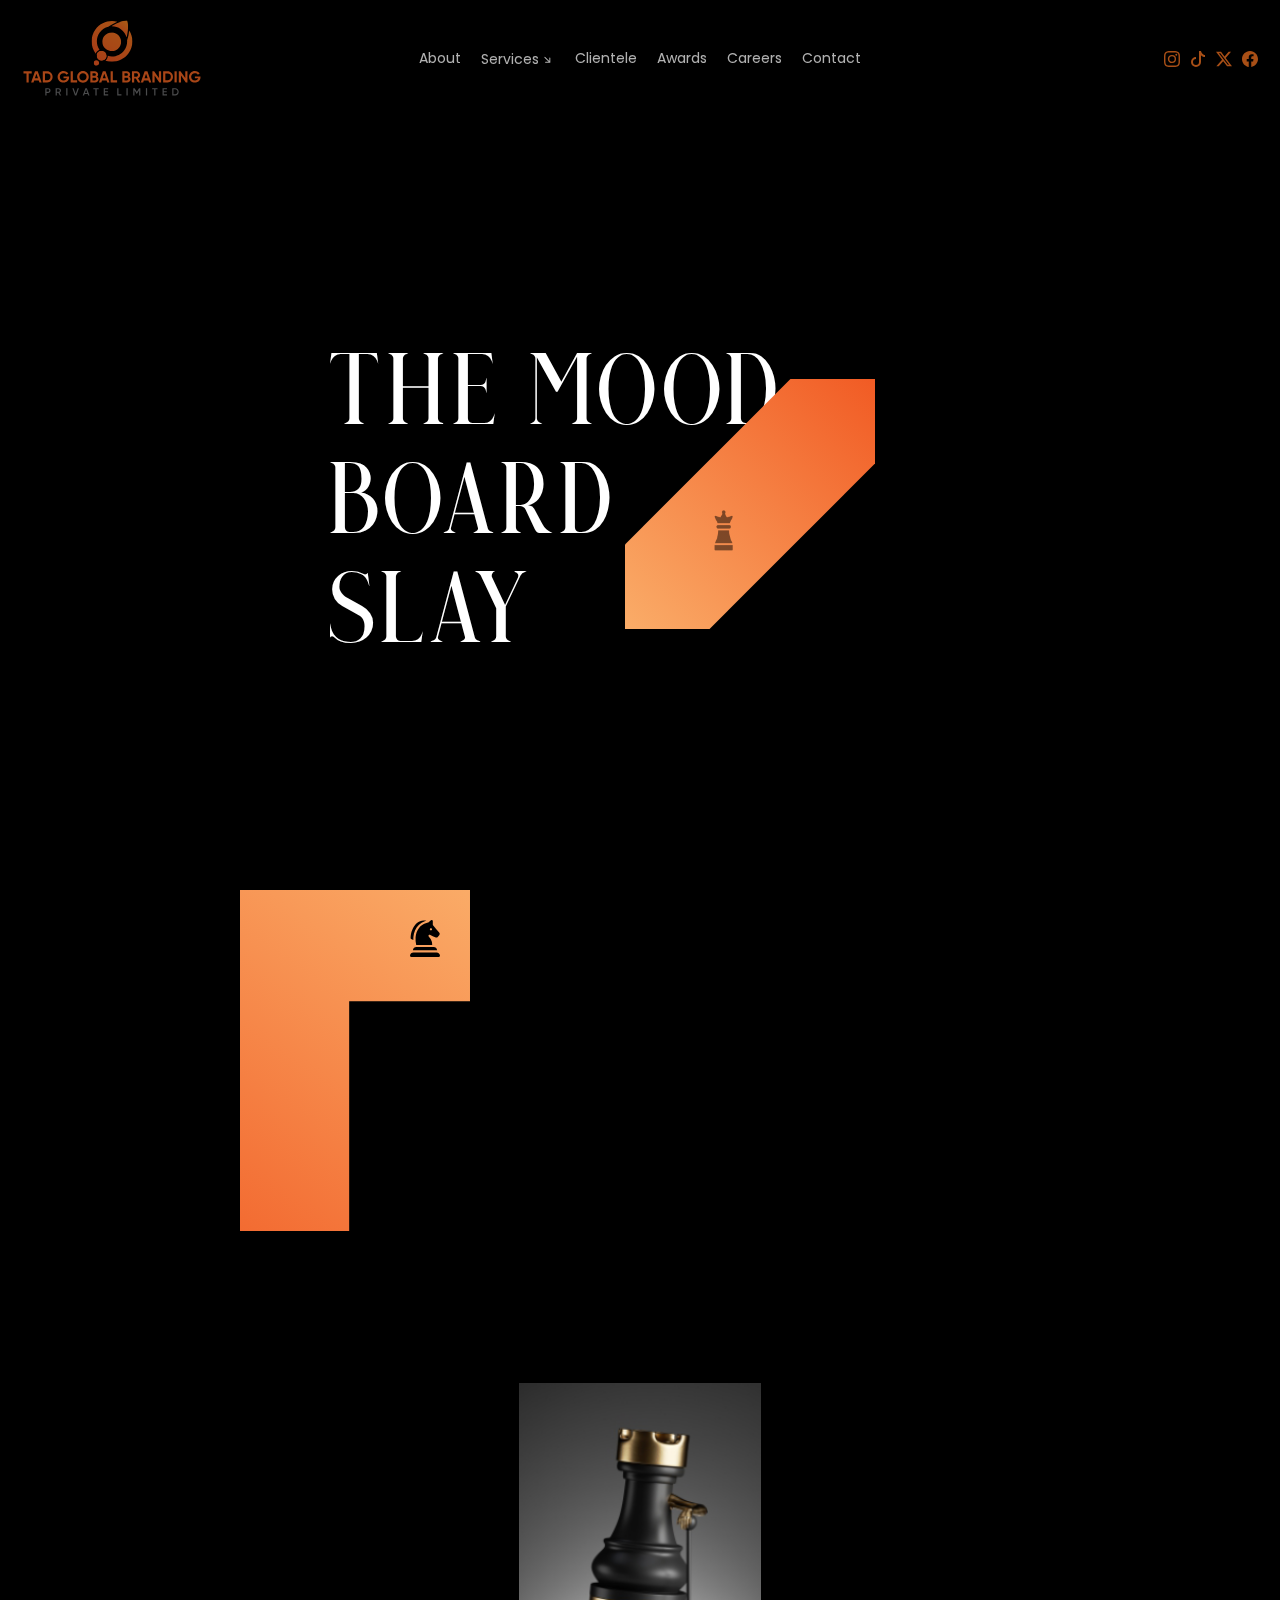
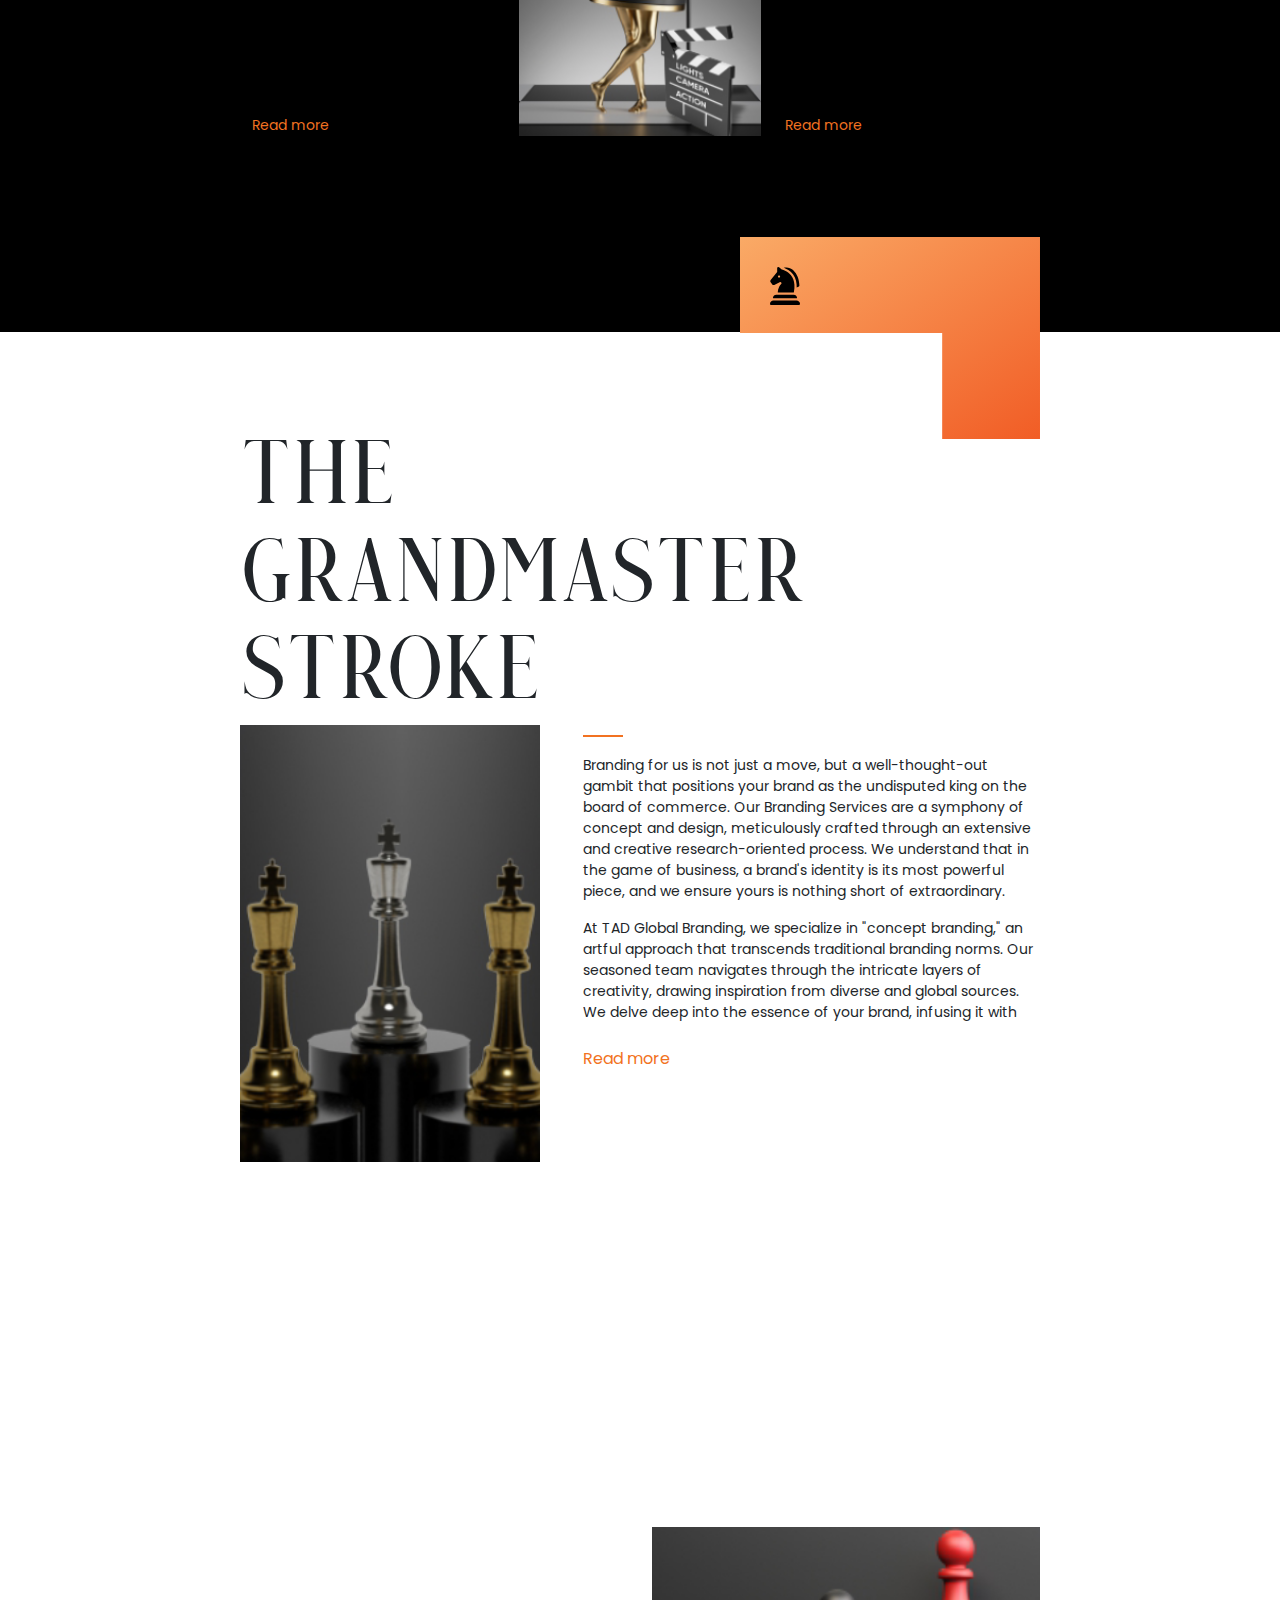
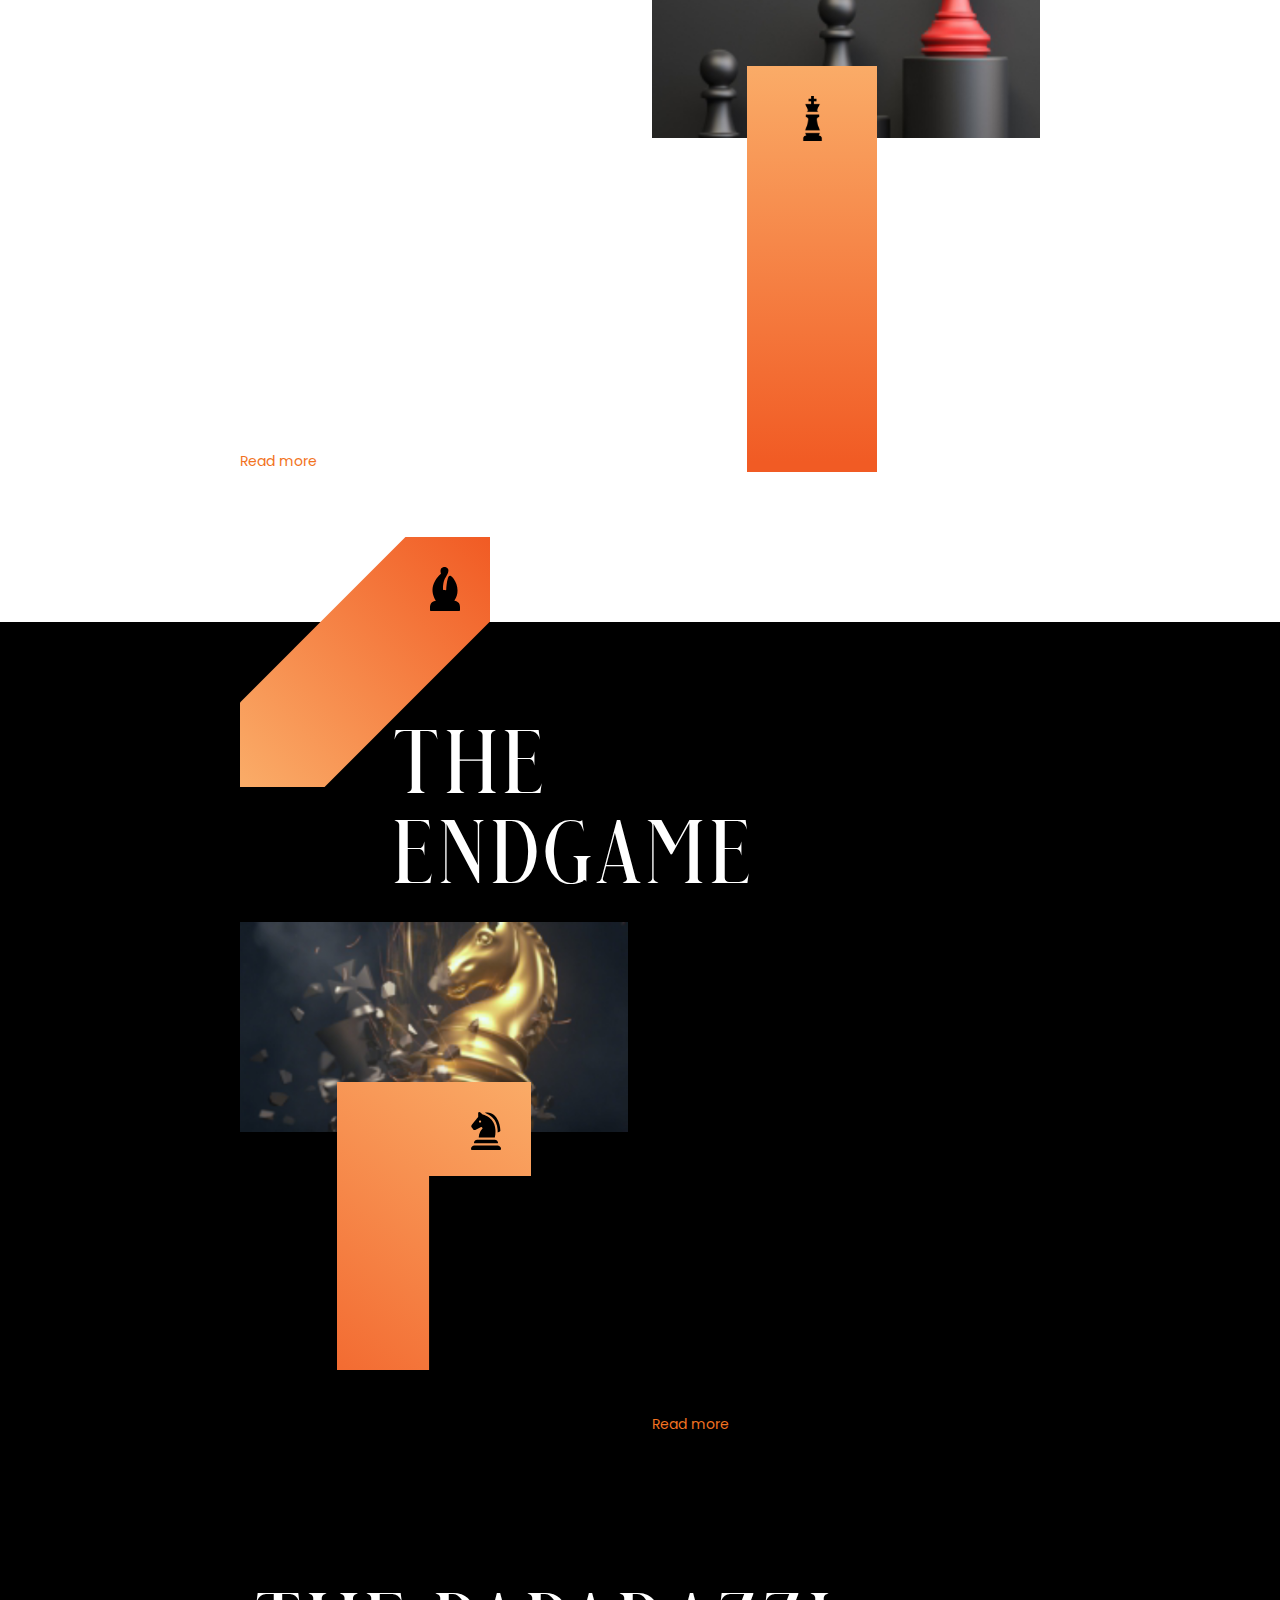
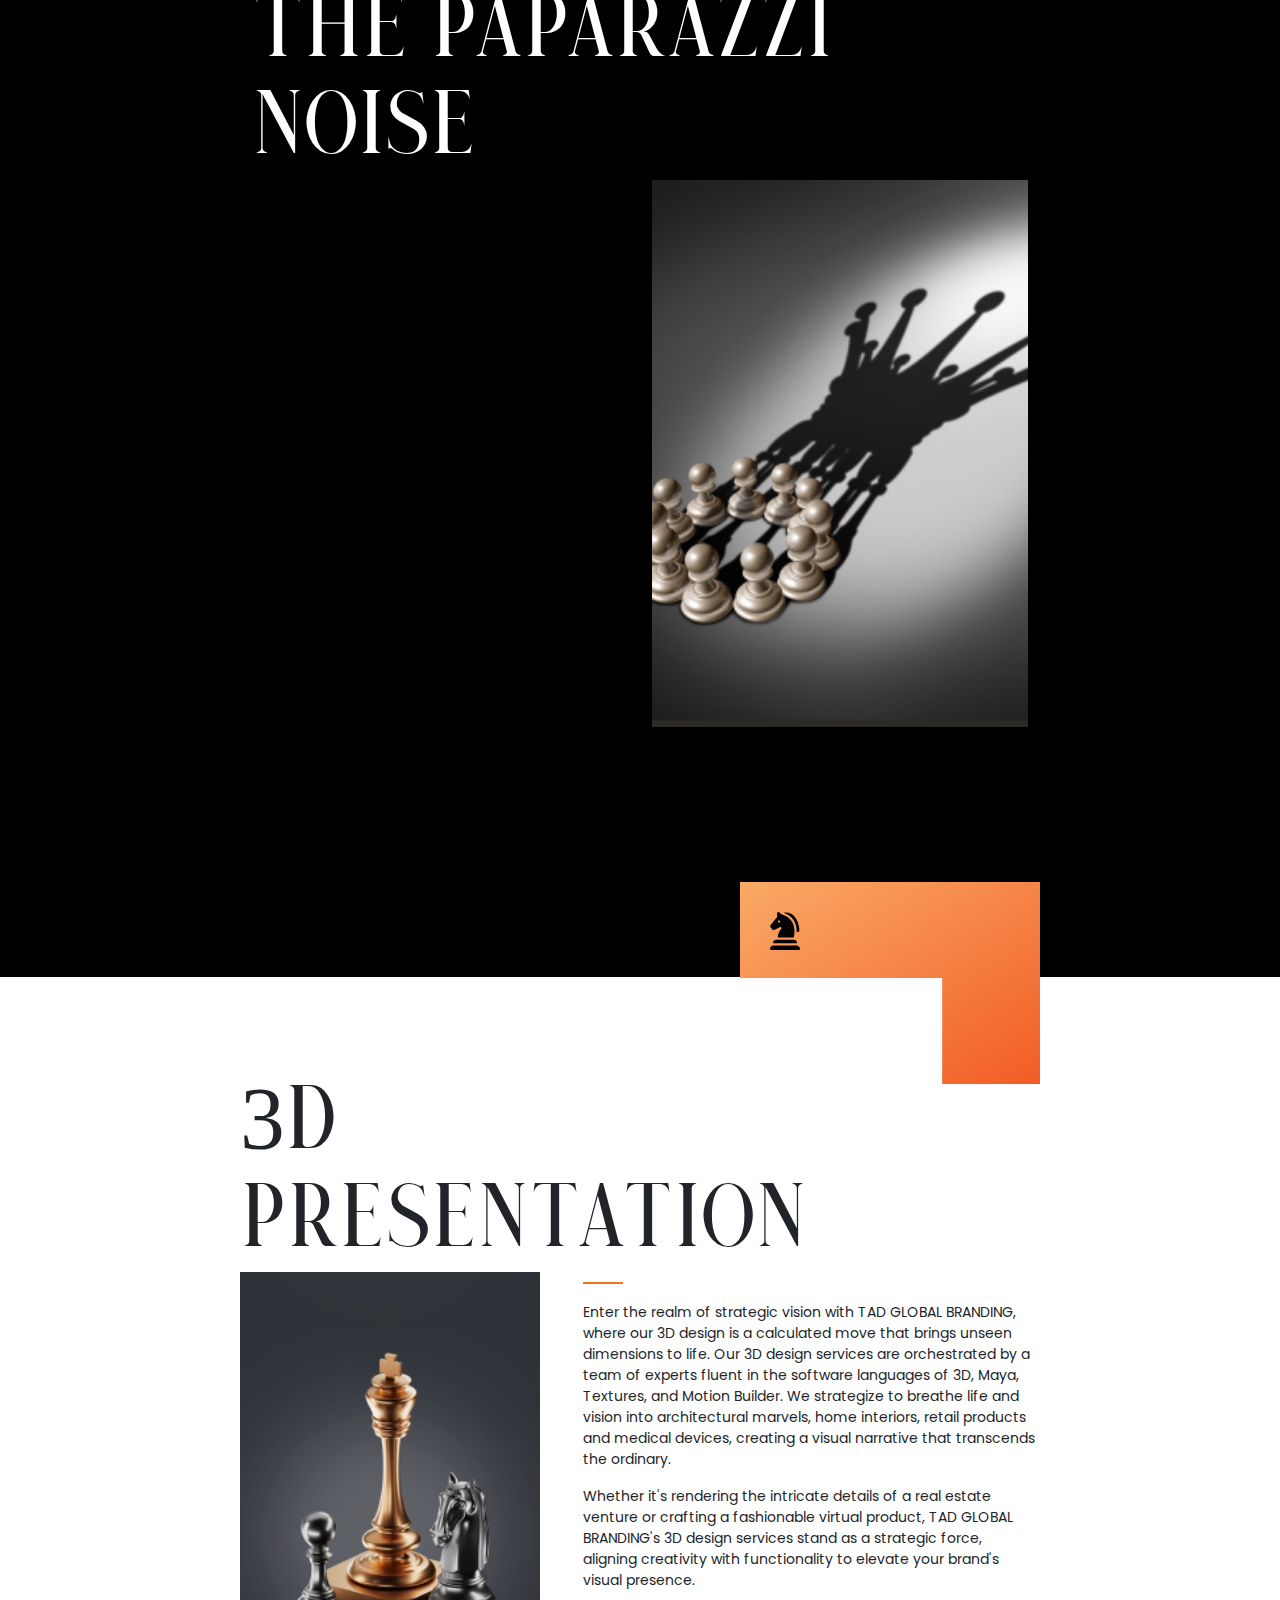
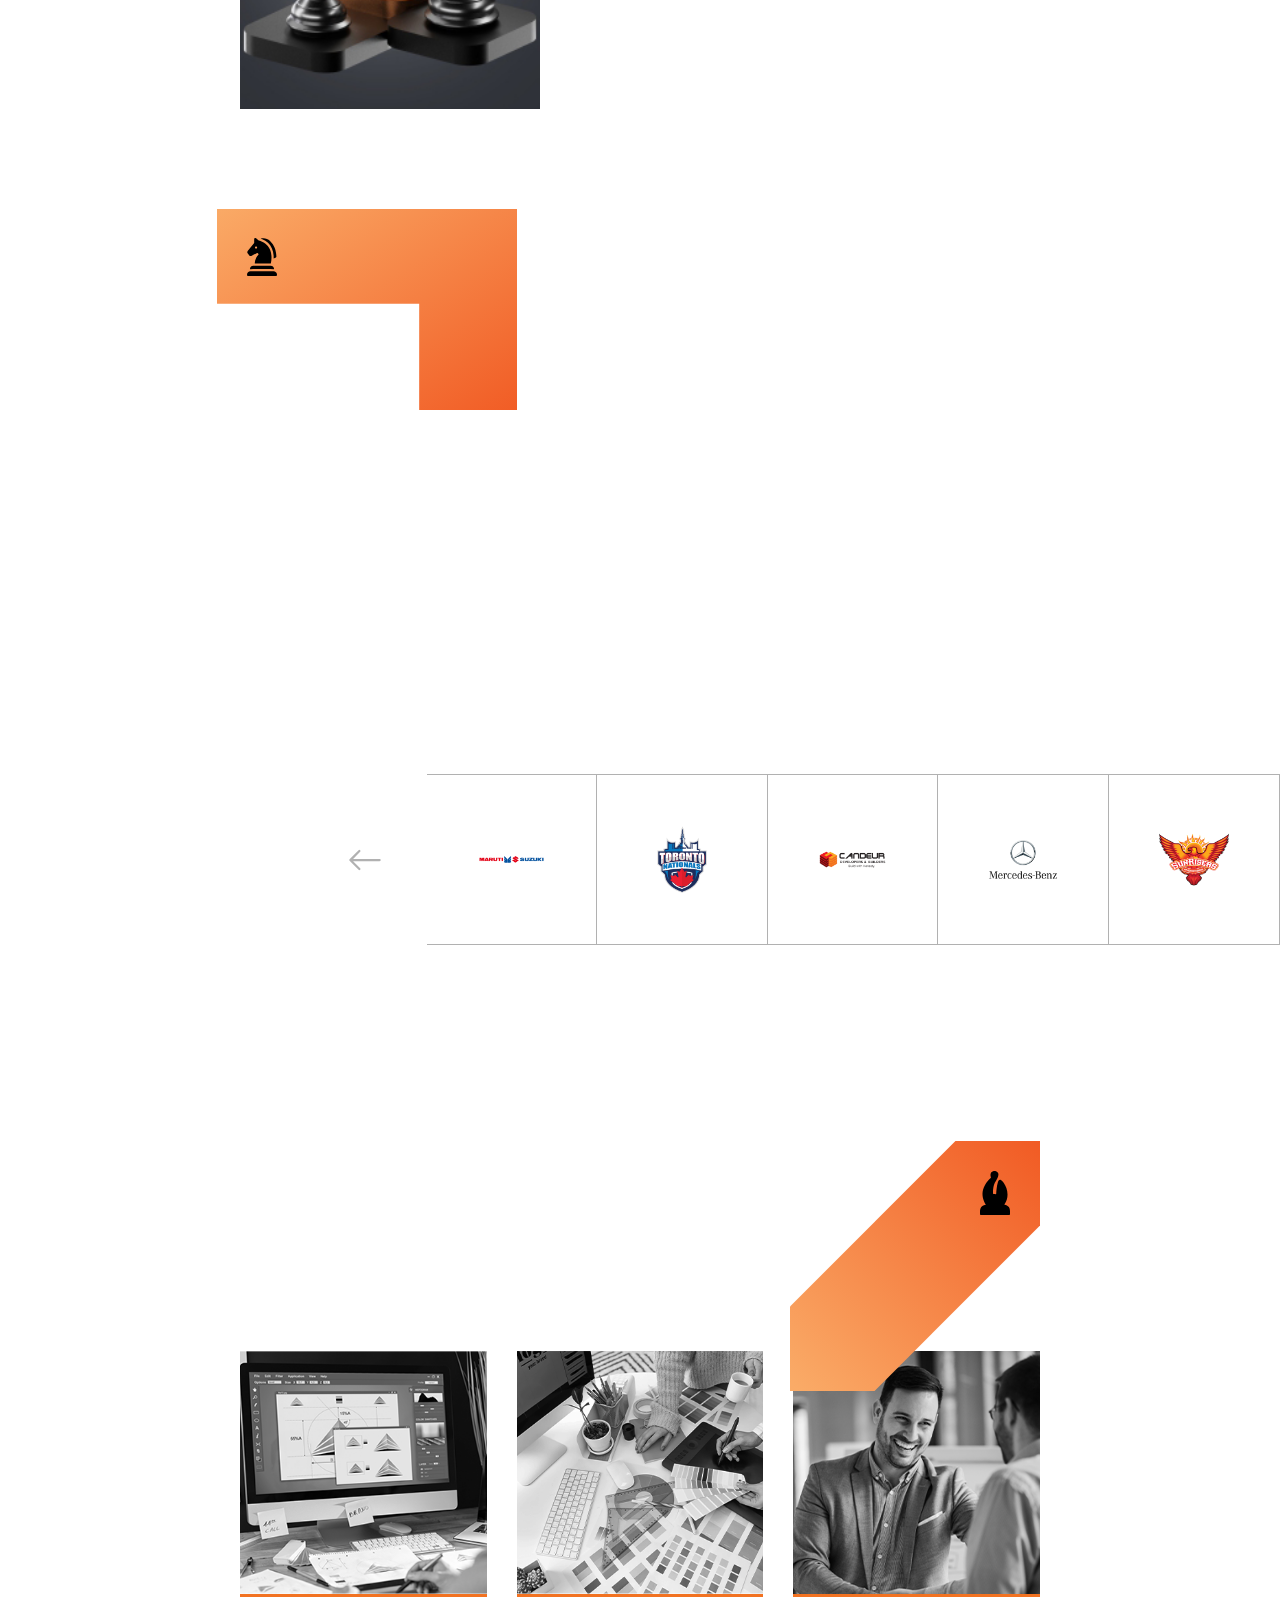
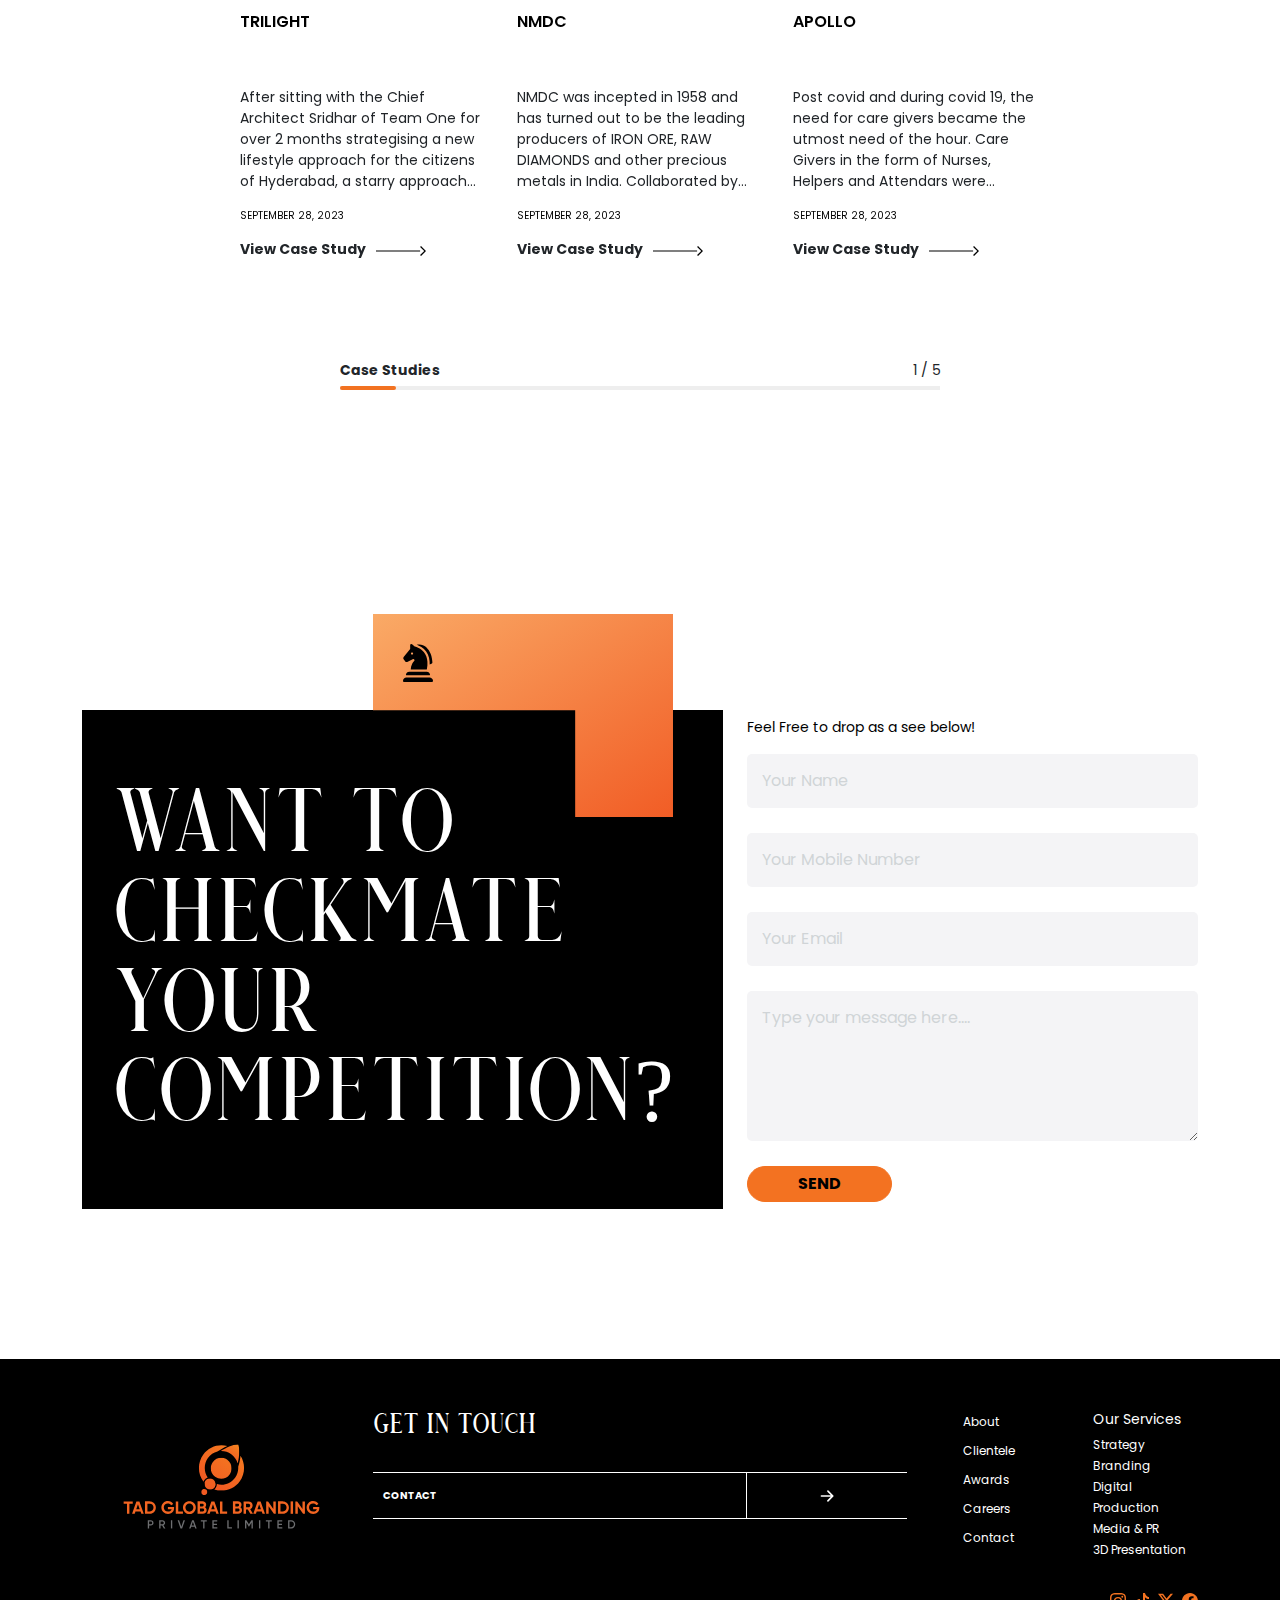
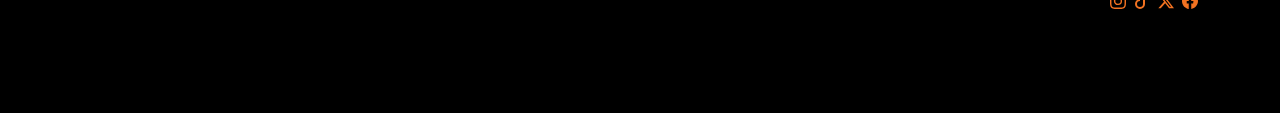
<file: the-moodboard-slay.html>
<!DOCTYPE html>
<html lang="en">
<head>
    <meta charset="UTF-8">
    <meta name="viewport" content="width=device-width, initial-scale=1.0">
    <title>TAD Global</title>
    <link rel="apple-touch-icon" sizes="180x180" href="assets/images/favicon/apple-touch-icon.png">
    <link rel="icon" type="image/png" sizes="32x32" href="assets/images/favicon/favicon-32x32.png">
    <link rel="icon" type="image/png" sizes="16x16" href="assets/images/favicon/favicon-16x16.png">
    <link rel="manifest" href="assets/images/favicon/site.webmanifest">
    <link rel="stylesheet" href="assets/css/bootstrap-css/bootstrap.min.css">
    <link rel="stylesheet" href="assets/css/fancybox/fancybox.min.css">
    <link rel="stylesheet" href="assets/css/swiper/swiper-bundle.min.css">
    <link rel="stylesheet" href="assets/css/responsive.css">
</head>
<body>
  <div class="site_wrap">
    <header>
      <div class="container-fluid">
        <div class="row navbardisap">
          <div class="col-lg-3">
            <div class="left">
              <a href="index.html">
                <div class="logo_wrapper">
                  <img src="assets/images/tad-logo.svg" alt="" srcset="">
                </div>
              </a>
            </div>
          </div>
          <div class="col-lg-6 d-flex align-items-center justify-content-center">
            <div class="middle">
              <ul>
                <!-- <li><a href="index.html" class="active">Home</a></li> -->
                <li><a href="about-us.html">About</a></li>
                <li>
                  <div class="a">
                    Services
                    <div class="icon_wrapper">
                      <svg xmlns="http://www.w3.org/2000/svg" width="16" height="16" fill="currentColor" class="bi bi-arrow-down-short" viewBox="0 0 16 16">
                        <path fill-rule="evenodd" d="M8 4a.5.5 0 0 1 .5.5v5.793l2.146-2.147a.5.5 0 0 1 .708.708l-3 3a.5.5 0 0 1-.708 0l-3-3a.5.5 0 1 1 .708-.708L7.5 10.293V4.5A.5.5 0 0 1 8 4"/>
                      </svg>
                    </div>
                    <div class="absoulte_block">
                        <p class="m-0"><a href="the-endgame.html">Strategy</a></p>
                        <p class="m-0"><a href="the-grand-master-stroke.html">Branding</a></p>
                        <p class="m-0"><a href="the-chess-board.html">Digital</a></p>
                        <p class="m-0"><a href="the-moodboard-slay.html">Production</a></p>
                        <p class="m-0"><a href="the-paparazzi-noise.html">Media & PR</a></p>
                        <p class="m-0"><a href="3d-presentation.html">3D Presentation</a></p>
                    </div>
                  </div>
                </li>
                <li><a href="clientele.html">Clientele</a></li>
                <!-- <li><a href="#">Case Studies</a></li> -->
                <li><a href="awards.html">Awards</a></li>                
                <li><a href="careers.html">Careers</a></li>
                <li><a href="contact.html">Contact</a></li>                
              </ul>
            </div>
          </div>
          <div class="col-lg-3 d-flex align-items-center justify-content-end">
            <div class="right">
              <div class="social-icons">
                <ul>
                  <li>
                    <a href="">
                      <svg xmlns="http://www.w3.org/2000/svg" width="16" height="16" fill="#f27221" class="bi bi-instagram" viewBox="0 0 16 16">
                        <path d="M8 0C5.829 0 5.556.01 4.703.048 3.85.088 3.269.222 2.76.42a3.917 3.917 0 0 0-1.417.923A3.927 3.927 0 0 0 .42 2.76C.222 3.268.087 3.85.048 4.7.01 5.555 0 5.827 0 8.001c0 2.172.01 2.444.048 3.297.04.852.174 1.433.372 1.942.205.526.478.972.923 1.417.444.445.89.719 1.416.923.51.198 1.09.333 1.942.372C5.555 15.99 5.827 16 8 16s2.444-.01 3.298-.048c.851-.04 1.434-.174 1.943-.372a3.916 3.916 0 0 0 1.416-.923c.445-.445.718-.891.923-1.417.197-.509.332-1.09.372-1.942C15.99 10.445 16 10.173 16 8s-.01-2.445-.048-3.299c-.04-.851-.175-1.433-.372-1.941a3.926 3.926 0 0 0-.923-1.417A3.911 3.911 0 0 0 13.24.42c-.51-.198-1.092-.333-1.943-.372C10.443.01 10.172 0 7.998 0h.003zm-.717 1.442h.718c2.136 0 2.389.007 3.232.046.78.035 1.204.166 1.486.275.373.145.64.319.92.599.28.28.453.546.598.92.11.281.24.705.275 1.485.039.843.047 1.096.047 3.231s-.008 2.389-.047 3.232c-.035.78-.166 1.203-.275 1.485a2.47 2.47 0 0 1-.599.919c-.28.28-.546.453-.92.598-.28.11-.704.24-1.485.276-.843.038-1.096.047-3.232.047s-2.39-.009-3.233-.047c-.78-.036-1.203-.166-1.485-.276a2.478 2.478 0 0 1-.92-.598 2.48 2.48 0 0 1-.6-.92c-.109-.281-.24-.705-.275-1.485-.038-.843-.046-1.096-.046-3.233 0-2.136.008-2.388.046-3.231.036-.78.166-1.204.276-1.486.145-.373.319-.64.599-.92.28-.28.546-.453.92-.598.282-.11.705-.24 1.485-.276.738-.034 1.024-.044 2.515-.045v.002zm4.988 1.328a.96.96 0 1 0 0 1.92.96.96 0 0 0 0-1.92zm-4.27 1.122a4.109 4.109 0 1 0 0 8.217 4.109 4.109 0 0 0 0-8.217zm0 1.441a2.667 2.667 0 1 1 0 5.334 2.667 2.667 0 0 1 0-5.334z"/>
                      </svg>
                    </a>
                  </li>
                  <li>
                    <a href="">
                      <svg xmlns="http://www.w3.org/2000/svg" width="16" height="16" fill="#f27221" class="bi bi-tiktok" viewBox="0 0 16 16">
                        <path d="M9 0h1.98c.144.715.54 1.617 1.235 2.512C12.895 3.389 13.797 4 15 4v2c-1.753 0-3.07-.814-4-1.829V11a5 5 0 1 1-5-5v2a3 3 0 1 0 3 3V0Z"/>
                      </svg>
                    </a>
                  </li>
                  <li>
                    <a href="">
                      <svg xmlns="http://www.w3.org/2000/svg" width="16" height="16" fill="#f27221" class="bi bi-twitter-x" viewBox="0 0 16 16">
                        <path d="M12.6.75h2.454l-5.36 6.142L16 15.25h-4.937l-3.867-5.07-4.425 5.07H.316l5.733-6.57L0 .75h5.063l3.495 4.633L12.601.75Zm-.86 13.028h1.36L4.323 2.145H2.865l8.875 11.633Z"/>
                      </svg>
                    </a>
                  </li>
                  <li>
                    <a href="">
                      <svg xmlns="http://www.w3.org/2000/svg" width="16" height="16" fill="#f27221" class="bi bi-facebook" viewBox="0 0 16 16">
                        <path d="M16 8.049c0-4.446-3.582-8.05-8-8.05C3.58 0-.002 3.603-.002 8.05c0 4.017 2.926 7.347 6.75 7.951v-5.625h-2.03V8.05H6.75V6.275c0-2.017 1.195-3.131 3.022-3.131.876 0 1.791.157 1.791.157v1.98h-1.009c-.993 0-1.303.621-1.303 1.258v1.51h2.218l-.354 2.326H9.25V16c3.824-.604 6.75-3.934 6.75-7.951z"/>
                      </svg>
                    </a>
                  </li>
                </ul>
              </div>
            </div>
          </div>
        </div>
        <div class="mobile_nav">
          <div class="left">
            <a href="index.html">
              <div class="logo_wrapper">
                <img src="assets/images/tad-logo.svg" alt="" srcset="">
              </div>
            </a>
          </div>
          <div class="right">
            <div class="ham_wrapper home_2">
              <div class="lines_wrapper">
                  <div class="line"></div>
              </div>
              <div class="mb_opptions_wrapper">
            
                  <ul class="mobile">
                      <div class="close">
                          <svg xmlns="http://www.w3.org/2000/svg" width="36" height="36" fill="#ffffff" class="bi bi-x-circle" viewBox="0 0 16 16">
                              <path d="M8 15A7 7 0 1 1 8 1a7 7 0 0 1 0 14zm0 1A8 8 0 1 0 8 0a8 8 0 0 0 0 16z"></path>
                              <path d="M4.646 4.646a.5.5 0 0 1 .708 0L8 7.293l2.646-2.647a.5.5 0 0 1 .708.708L8.707 8l2.647 2.646a.5.5 0 0 1-.708.708L8 8.707l-2.646 2.647a.5.5 0 0 1-.708-.708L7.293 8 4.646 5.354a.5.5 0 0 1 0-.708z"></path>
                          </svg>
                      </div>
                      <li><a href="about-us.html">About</a></li>
                      <li>
                        <div class="a">
                          Services
                          <div class="icon_wrapper">
                            <svg xmlns="http://www.w3.org/2000/svg" width="16" height="16" fill="currentColor" class="bi bi-arrow-down-short" viewBox="0 0 16 16">
                              <path fill-rule="evenodd" d="M8 4a.5.5 0 0 1 .5.5v5.793l2.146-2.147a.5.5 0 0 1 .708.708l-3 3a.5.5 0 0 1-.708 0l-3-3a.5.5 0 1 1 .708-.708L7.5 10.293V4.5A.5.5 0 0 1 8 4"/>
                            </svg>
                          </div>
                          <div class="absoulte_block">
                              <p class="m-0"><a href="the-endgame.html">Strategy</a></p>
                              <p class="m-0"><a href="the-grand-master-stroke.html">Branding</a></p>
                              <p class="m-0"><a href="the-chess-board.html">Digital</a></p>
                              <p class="m-0"><a href="the-moodboard-slay.html">Production</a></p>
                              <p class="m-0"><a href="the-paparazzi-noise.html">Media & PR</a></p>
                              <p class="m-0"><a href="3d-presentation.html">3D Presentation</a></p>
                          </div>
                        </div>
                      </li>
                      <li><a href="clientele.html">Clientele</a></li>
                      <!-- <li><a href="#">Case Studies</a></li> -->
                      <li><a href="awards.html">Awards</a></li> 
                      <li><a href="careers.html">Careers</a></li>
                      <li><a href="contact.html">Contact</a></li> 
                      <div class="right">
                        <div class="social-icons">
                          <ul>
                            <li>
                              <a href="">
                                <svg xmlns="http://www.w3.org/2000/svg" width="16" height="16" fill="#f27221" class="bi bi-instagram" viewBox="0 0 16 16">
                                  <path d="M8 0C5.829 0 5.556.01 4.703.048 3.85.088 3.269.222 2.76.42a3.917 3.917 0 0 0-1.417.923A3.927 3.927 0 0 0 .42 2.76C.222 3.268.087 3.85.048 4.7.01 5.555 0 5.827 0 8.001c0 2.172.01 2.444.048 3.297.04.852.174 1.433.372 1.942.205.526.478.972.923 1.417.444.445.89.719 1.416.923.51.198 1.09.333 1.942.372C5.555 15.99 5.827 16 8 16s2.444-.01 3.298-.048c.851-.04 1.434-.174 1.943-.372a3.916 3.916 0 0 0 1.416-.923c.445-.445.718-.891.923-1.417.197-.509.332-1.09.372-1.942C15.99 10.445 16 10.173 16 8s-.01-2.445-.048-3.299c-.04-.851-.175-1.433-.372-1.941a3.926 3.926 0 0 0-.923-1.417A3.911 3.911 0 0 0 13.24.42c-.51-.198-1.092-.333-1.943-.372C10.443.01 10.172 0 7.998 0h.003zm-.717 1.442h.718c2.136 0 2.389.007 3.232.046.78.035 1.204.166 1.486.275.373.145.64.319.92.599.28.28.453.546.598.92.11.281.24.705.275 1.485.039.843.047 1.096.047 3.231s-.008 2.389-.047 3.232c-.035.78-.166 1.203-.275 1.485a2.47 2.47 0 0 1-.599.919c-.28.28-.546.453-.92.598-.28.11-.704.24-1.485.276-.843.038-1.096.047-3.232.047s-2.39-.009-3.233-.047c-.78-.036-1.203-.166-1.485-.276a2.478 2.478 0 0 1-.92-.598 2.48 2.48 0 0 1-.6-.92c-.109-.281-.24-.705-.275-1.485-.038-.843-.046-1.096-.046-3.233 0-2.136.008-2.388.046-3.231.036-.78.166-1.204.276-1.486.145-.373.319-.64.599-.92.28-.28.546-.453.92-.598.282-.11.705-.24 1.485-.276.738-.034 1.024-.044 2.515-.045v.002zm4.988 1.328a.96.96 0 1 0 0 1.92.96.96 0 0 0 0-1.92zm-4.27 1.122a4.109 4.109 0 1 0 0 8.217 4.109 4.109 0 0 0 0-8.217zm0 1.441a2.667 2.667 0 1 1 0 5.334 2.667 2.667 0 0 1 0-5.334z"/>
                                </svg>
                              </a>
                            </li>
                            <li>
                              <a href="">
                                <svg xmlns="http://www.w3.org/2000/svg" width="16" height="16" fill="#f27221" class="bi bi-tiktok" viewBox="0 0 16 16">
                                  <path d="M9 0h1.98c.144.715.54 1.617 1.235 2.512C12.895 3.389 13.797 4 15 4v2c-1.753 0-3.07-.814-4-1.829V11a5 5 0 1 1-5-5v2a3 3 0 1 0 3 3V0Z"/>
                                </svg>
                              </a>
                            </li>
                            <li>
                              <a href="">
                                <svg xmlns="http://www.w3.org/2000/svg" width="16" height="16" fill="#f27221" class="bi bi-twitter-x" viewBox="0 0 16 16">
                                  <path d="M12.6.75h2.454l-5.36 6.142L16 15.25h-4.937l-3.867-5.07-4.425 5.07H.316l5.733-6.57L0 .75h5.063l3.495 4.633L12.601.75Zm-.86 13.028h1.36L4.323 2.145H2.865l8.875 11.633Z"/>
                                </svg>
                              </a>
                            </li>
                            <li>
                              <a href="">
                                <svg xmlns="http://www.w3.org/2000/svg" width="16" height="16" fill="#f27221" class="bi bi-facebook" viewBox="0 0 16 16">
                                  <path d="M16 8.049c0-4.446-3.582-8.05-8-8.05C3.58 0-.002 3.603-.002 8.05c0 4.017 2.926 7.347 6.75 7.951v-5.625h-2.03V8.05H6.75V6.275c0-2.017 1.195-3.131 3.022-3.131.876 0 1.791.157 1.791.157v1.98h-1.009c-.993 0-1.303.621-1.303 1.258v1.51h2.218l-.354 2.326H9.25V16c3.824-.604 6.75-3.934 6.75-7.951z"/>
                                </svg>
                              </a>
                            </li>
                          </ul>
                        </div>
                      </div>
                  </ul>
              </div>
            </div>
          </div>
        </div>
      </div>
    </header>

    <main>
      <section class="sec_1 services" id="themoodslayboard">
        <div class="section_wrapper">
          <div class="container">
            <div class="content_wrapper">
              <h2 class="one">THE MOOD</h2>
              <h2 class="two">BOARD</h2>
              <h2 class="three">SLAY</h2>
              <div class="diagonal_strip">
                <img src="assets/images/strip_1.svg" alt="" srcset="">
                <div class="strip_content">
                  <div class="content_itself">
                    <div class="text">
                      <p class="hero_text">100+<br>CLIENTS</p>
                    </div>
                    <img src="assets/images/queen.png" class="solider1" alt="" srcset="">
                  </div>
                </div>
              </div>
              
            </div>
          </div>
        </div>
      </section>
      
      <div class="for_strip"></div>

      <section class="sec_2 services" id="intro">
        <div class="section_wrapper">
          <div class="container">
            <div class="content_wrapper">
              <div class="floating_strip">
                <img src="assets/images/strip_2.svg" alt="" srcset="">
                <div class="strip_content sec2_horse">
                  <div class="content_itself">
                    <p class="newText25 fw-bold m-0 lh-1 fs-6 align-self-center position-absolute text-dark">25+ YEARS</p>
                    <img src="assets/images/horse.svg" alt="" srcset="" class="horse1">
                  </div>
                </div>
              </div>
              <div class="container">
                <div class="row justify-content-center pt-5">
                  <div class="col-lg-8">
                    <div class="main_heading">
                      <h2 class="sec2_ani1">TAD FLIX - PRODUCTION</h2>
                    </div>
                  </div>
                </div>
                <div class="row py-5 mb-5">
                  <div class="col-lg-4 d-flex align-items-end">
                    <div class="left">
                      <div class="readMoreBlock">
                        <input id="readMoreBtn" type="checkbox" class="d-none">
                        <div class="allContent pt-5">                          
                          <p class="ozerotoone">Enter the cinematic realm with TAD Global Branding, where film production breathes life into communication.Our Film Production Services is a testament to our expertise in carving concept stories that resonate across emotional, humorous, and social spectrums. Whether it's a brand film, a corporate narrative, a logo launch video or a compelling CSR story, our team stands as exceptional storytellers, both visually and verbally, creating a symphony of moving images that not only captivates but strategically brings the best reach for your brand.</p>
                        </div>
                        <label class="pt-4 pb-3 pb-lg-0" for="readMoreBtn">Read </label>
                      </div>
                      <!-- <p class="ozerotoone">
                        In the ever-evolving landscape of the Digital first world the differentiator is being relevant and engaging. From content creation to online advertising, our moves are not just about visibility; they're about dominating the board, ensuring your brand is positioned as a leader in the digital realm. <br><br>
                        Like chess pieces working in tandem, the knowledge of how integrated marketing helps orchestrate engaging content that resonates with your audience, ensuring your brand stands out amidst
                        the noise it's about making the right moves to capture attention and drive engagement.</p> -->
                    </div>
                  </div>
                  <div class="col-lg-8">
                    <div class="right">
                      <div class="row h-100">
                        <div class="col-lg-6">
                          <img src="assets/images/production.png" alt="" srcset="">
                        </div>
                        <div class="col-lg-6 d-flex align-items-end">
                          <div class="readMoreBlock">
                            <input id="readMoreBtn1" type="checkbox" class="d-none">
                            <div class="allContent sm pt-5">                              
                              <p class="ozerotoone">At TAD Global Branding, film production is a strategic game where each frame is a calculated move towards audience engagement and brand resonance. Our cinematic endeavors are not just about showcasing visuals; they are about weaving narratives that leave a lasting impact. Through meticulous planning and creative prowess, we transform ideas into compelling stories that connect with audiences on a profound level.                              </p>
                            </div>
                            <label class="pt-4 pb-3 pb-lg-0" for="readMoreBtn1">Read </label>
                          </div>
                          <!-- <p class="ozerotoone">
                            From SEO to PPC, our moves are calculated to position your brand advantageously in the digital arena. Performance Marketing is Real Game Analysis and our approach involves meticulous data analysis. We track the performance of every move, every campaign, using analytics as our strategic tool to refine our tactics and enhance your brand's digital presence.</p> -->
                        </div>
                      </div>
                      
                    </div>
                  </div>
                </div>
              </div>
            </div>
          </div>
        </div>
      </section>

      <section class="services_sec_3">
        <div class="section_wrapper">
            <div class="container">
                <div class="content_wrapper">
                    <div class="image_wrapper">
                        <img src="assets/images/strip_3.svg" alt="" srcset="">
                        <div class="strip_content">
                          <div class="content_itself">
                            <div class="text horsetext">
                              <p>BRANDING</p>
                            </div>
                            <img src="assets/images/horse.svg" alt="" srcset="" class="horse2">
                          </div>
                        </div>
                    </div>
                    <div class="row">
                        <div class="col-lg-5">
                            <div class="heading_wrapper">
                                <h2>THE</h2>
                                <h2>GRANDMASTER</h2>
                                <h2>STROKE</h2>
                            </div>
                        </div>
                    </div>
                    <div class="row">
                        <div class="col-lg-5">
                            <div class="left">
                                <div class="image_wrapper2">
                                    <img src="assets/images/branding.png" alt="" srcset="">
                                </div>
                            </div>
                        </div>
                        <div class="col-lg-7">
                            <div class="right">
                                <div class="para_wrapper">
                                  <p> Branding for us is not just a move, but a well-thought-out gambit that positions your brand as the undisputed king on the board of commerce. Our Branding Services are a symphony of concept and design, meticulously crafted through an extensive and creative research-oriented process. We understand that in the game of business, a brand's identity is its most powerful piece, and we ensure yours is nothing short of extraordinary.                                  </p>
                                  <div class="readMoreBlock">
                                    <input id="readMoreBtn2" type="checkbox" class="d-none">
                                    <div class="allContent sm-1">                                                                    
                                      <p>At TAD Global Branding, we specialize in "concept branding," an artful approach that transcends traditional branding norms. Our seasoned team navigates through the intricate layers of creativity, drawing inspiration from diverse and global sources. We delve deep into the essence of your brand, infusing it with innovative concepts that resonate with your target audience. Moreover, our strategic moves extend to competitor analysis, ensuring that your brand not only stands out but also outshines the competition. The result is a brand design that goes beyond the expected, creating a narrative that captivates, engages, and strategically positions your brand for victory in the ever-evolving landscape of business.  At TAD GLOBAL BRANDING, we value your marketing investments, which is why we make sure that every move makes a difference.                                  </p>
                                    </div>
                                    <label class="pt-4 pb-3 pb-lg-0" for="readMoreBtn2">Read </label>
                                  </div>
                                    <!-- <p>At TAD Global from the opening gambit to the checkmate, we craft narratives that resonate, visuals that captivate, and strategies that outwit the competition.</p>
                                    <p>Every campaign, every visual, every message - all part of a grand strategy aimed at positioning your brand for success.</p>
                                    <p>A strategic journey where branding isn't just about making noise; it's about making the right moves that resonate, ensuring your brand emerges victorious in the competitive landscape.</p>
                                    <p>Our canvas is the chessboard, and creativity is our playing pieces.</p> -->
                                </div>
                            </div>
                        </div>
                    </div>
                </div>
            </div>
        </div>
      </section>

      <section class="sec_4 services" >
        <div class="section_wrapper">
          <div class="container">
            <div class="content_wrapper">
              <div class="floating_block">
                <div class="left2">
                  <img src="assets/images/strip_4.svg" alt="">
                  <div class="strip_content">
                    <div class="content_itself">
                      <img src="assets/images/king.png" alt="" srcset="" class="elephant1 img">
                    </div>
                  </div>
                </div>
                <div class="right2" style="opacity: 0;pointer-events: none;">
                  <div class="text">
                    <p>HOW<br>WE PLAY</p>
                  </div>
                </div>
              </div>
              <h2 class="sec4_heading1">THE</h2>
              <h2 class="sec4_heading2">CHESSBOARD</h2>
              <div class="row justify-content-end pt-5">
                <div class="col-lg-12">
                  <div class="row">
                    <div class="col-lg-6 d-flex align-items-center">
                      <div class="left">
                        <h2 class="subparani1">DIGITAL</h2>
                        <p class="para subparani2">TAD GLOBAL BRANDING’s  Digital Marketing Services are a grandmaster's play to dominate the online realm and our conceptual social media marketing is the strategic maneuver that propels it forward. We go beyond the conventional, employing an extensive research-driven approach that dissects consumer behavior intricately. We understand that in the digital landscape, every move matters, and that's why our bespoke social and digital marketing solutions are tailored to your brand's unique DNA.</p>
                        <div class="readMoreBlock">
                          <input id="readMoreBtn3" type="checkbox" class="d-none">
                          <div class="allContent md">                                                                                                
                            <p class="subparani1">Visual engagement is the key to victory in the online world, and at TAD Global Branding, we orchestrate audience engagement strategies that resonate like a well-executed endgame. Our team dives deep into understanding your target audience, crafting campaigns that not only capture attention but also spark meaningful interactions. The journey doesn't end there – we bring competitor analysis to the forefront, ensuring your brand's social media marketing strategies are not just effective but also outshine the rivals. Whether it's conceptualizing engaging content or implementing performance marketing solutions, we make calculated moves that put your brand at the forefront of the digital chessboard. Trust TAD Global Branding for a checkmate in the digital arena – where strategic brilliance meets audience resonance, and your brand emerges victorious in the game of online supremacy.                        </p>
                          </div>
                          <label class="pt-4 pb-3 pb-lg-0" for="readMoreBtn3">Read </label>
                        </div>
                        <!-- <p class="para subparani2">In the ever-evolving landscape of the Digital first world the differentiator is being relevant and engaging. From content creation to online advertising, our moves are not just about visibility; they're about dominating the board, ensuring your brand is positioned as a leader in the digital realm.</p>
                        <p class="para subparani2">Like chess pieces working in tandem, the knowledge of how integrated marketing helps orchestrate engaging content that resonates with your audience, ensuring your brand stands out amidst the noise it's about making the right moves to capture attention and drive engagement.</p>
                        <p class="para subparani2">From SEO to PPC, our moves are calculated to position your brand advantageously in the digital arena. Performance Marketing is Real Game Analysis and our approach involves meticulous data analysis. We track the performance of every move, every campaign, using analytics as our strategic tool to refine our tactics and enhance your brand's digital presence.</p> -->

                        <!-- <a href="#" class="cta">View Case Study <span><svg xmlns="http://www.w3.org/2000/svg" width="26" height="26" fill="#f27221" class="bi bi-arrow-right-short" viewBox="0 0 16 16">
                          <path fill-rule="evenodd" d="M4 8a.5.5 0 0 1 .5-.5h5.793L8.146 5.354a.5.5 0 1 1 .708-.708l3 3a.5.5 0 0 1 0 .708l-3 3a.5.5 0 0 1-.708-.708L10.293 8.5H4.5A.5.5 0 0 1 4 8z"/>
                        </svg></span></a> -->
                      </div>
                    </div>
                    <div class="col-lg-6">
                      <div class="right">
                        <img src="assets/images/digital-horizontal.png" alt="" srcset="">
                      </div>
                    </div>
                  </div>
                </div>
              </div>
            </div>
          </div>
        </div>
      </section>
      <section class="sec_5 services" >
        <div class="section_wrapper">
          <div class="container">
            <div class="content_wrapper">
              <div class="row justify-content-end">
                <div class="col-lg-12">
                    <div class="heading_wrapper">
                        <div class="parent">
                            <h2>THE ENDGAME</h2>
                        </div>
                        <div class="diagonal_strip">
                            <img src="assets/images/strip_1.svg" alt="" srcset="">
                            <div class="strip_content">
                              <div class="content_itself">
                                <img src="assets/images/solider.svg" alt="" srcset="" class="solider2">
                              </div>
                            </div>
                        </div>
                    </div>
                  <div class="row">
                    <div class="col-lg-6">
                        <div class="right">
                          <div class="image_wrapper">
                            <img src="assets/images/strategy-horizontal.png" alt="" class="fish">
                            <div class="vertical_strip">
                              <img src="assets/images/strip_5.svg" alt="" srcset="">
                              <div class="strip_content">
                                <div class="content_itself">
                                  <img src="assets/images/horse.svg" alt="" srcset="" class="horse3">
                                </div>
                              </div>
                            </div>
                          </div>
                        </div>
                    </div>
                    <div class="col-lg-6">
                      <div class="left">
                        <h2 class="subparani1">STRATEGY</h2>
                        <p class="para subparani2">Embark on a strategic journey with TAD Global Branding, where every move is a calculated masterpiece and every strategy is crafted with precision. Our Strategy Services go beyond the conventional, offering a personalized and focused approach tailored to elevate your brand to unparalleled heights. We pride ourselves on an extensive research-oriented process that not only unveils market intricacies but also identifies the perfect target audience for your brand. At TAD, we understand that strategy is not a one-size-fits-all concept, and that's why we dedicate ourselves to creating bespoke strategies that align seamlessly with your brand's unique identity.                        </p>
                        <div class="readMoreBlock">
                          <input id="readMoreBtn4" type="checkbox" class="d-none">
                          <div class="allContent xs">                                                                                                                            
                            <p class="para subparani2">What sets TAD Global Branding apart is our unwavering commitment to staying at the forefront of industry trends and innovations. Much like a skilled player anticipates their opponent's moves, we constantly update and upgrade our strategies through our extensive network and connections. Our product development strategy, a key element in our arsenal, is designed to build a product line that stands out across any market segment. We collaborate closely with out clients to identify opportunities, create innovative solutions, and develop a product lineup that not only captures attention but also sells with unparalleled ease. With TAD Global Branding, your brand becomes a strategic masterpiece, ready to conquer the market with personalized precision and perpetual innovation.                        </p>
                          </div>
                          <label class="pt-4 pb-3 pb-lg-0" for="readMoreBtn4">Read </label>
                        </div>
                        <!-- <p class="para subparani2">At TAD Global from the opening gambit to the checkmate, we craft narratives that resonate, visuals that captivate, and strategies that outwit the competition.
                          <br>
                          <br>
                          A strategic journey where branding isn't just about making noise; it's about making the right moves that resonate, ensuring your brand emerges victorious in the competitive landscape.
                        </p>
                        <p class="para subparani2">Every campaign, every visual, every message - all part of a grand strategy aimed at positioning your brand for success.
                          <br><br>
                          Our canvas is the chessboard, and creativity is our playing pieces.
                        </p>
                        <a href="#" class="cta">View Case Study <span><svg xmlns="http://www.w3.org/2000/svg" width="26" height="26" fill="#f27221" class="bi bi-arrow-right-short" viewBox="0 0 16 16">
                          <path fill-rule="evenodd" d="M4 8a.5.5 0 0 1 .5-.5h5.793L8.146 5.354a.5.5 0 1 1 .708-.708l3 3a.5.5 0 0 1 0 .708l-3 3a.5.5 0 0 1-.708-.708L10.293 8.5H4.5A.5.5 0 0 1 4 8z"/>
                        </svg></span></a> -->
                      </div>
                    </div>
                    
                  </div>
                </div>
              </div>
            </div>
          </div>
        </div>
        <div class="lower">
          <div class="container">
            <div class="row">
              <div class="col-lg-12">
                <div class="heading_wrapper">
                    <h2>THE PAPARAZZI</h2>
                    <h2>NOISE</h2>
                </div>
                <div class="row">
                  <div class="col-lg-6 d-flex align-items-center">
                    <div class="text_wrapper">
                      <h2 class="subparani1">TAD CROW - MEDIA AND PR</h2>
                        <p class="para subparani2">The Media and PR Services at TAD GLOBAL BRANDING transcend the ordinary, covering an expansive realm that includes print, radio, outdoor, electronic, celebrity endorsements, in-film collabs and even theatrical mediums across India. As seasoned players with expert relations in both local and international media and film spheres, we pride ourselves on being the architects of triumph for our clientele.                        </p>
                        <p class="para subparani2">TAD GLOBAL BRANDING leverages its in-depth knowledge to select the perfect media channels tailored to your product requirements. Whether it's the printed word, the airwaves, the outdoor canvas, the electronic spectrum, or the theatrical stage, we position our clients to be the kings in their fields. Choose TAD GLOBAL BRANDING as your Media and PR partner, and let us orchestrate the strategic moves that elevate your brand's presence, making you the undisputed monarch in your industry.                        </p>
                        <!-- <p class="para subparani2">With the shift in consumption habits and dynamics of media and mediums one of the key challenges is how to reach the right TG and not just make noise. We help brands handle micro markets and penetrate well with the right media mix with Events & PR along with strategy are at the heart of it Our experience serves as the compass, navigating the delicate balance between storytelling and reputation management for impactful and enduring brand narratives. The TAD Crow army is ready from the word go.</p> -->
                    </div>
                  </div>
                  <div class="col-lg-6">
                    <div class="image">
                      <img src="assets/images/media.png" alt="">
                    </div>
                  </div>
                </div>
              </div>
            </div>
          </div>
        </div>
      </section>

      <section class="services_sec_3">
        <div class="section_wrapper">
            <div class="container">
                <div class="content_wrapper">
                    <div class="image_wrapper">
                        <img src="assets/images/strip_3.svg" alt="" srcset="">
                        <div class="strip_content">
                          <div class="content_itself">
                            <!-- <div class="text horsetext">
                              <p>BRANDING</p>
                            </div> -->
                            <img src="assets/images/horse.svg" alt="" srcset="" class="horse2">
                          </div>
                        </div>
                    </div>
                    <div class="row">
                        <div class="col-lg-5">
                            <div class="heading_wrapper">
                                <h2>3D</h2>
                                <h2>PRESENTATION</h2>
                                <!-- <h2>STROKE</h2> -->
                            </div>
                        </div>
                    </div>
                    <div class="row">
                        <div class="col-lg-5">
                            <div class="left">
                                <div class="image_wrapper2">
                                    <img class="grayImg" src="assets/images/presentation.png" alt="" srcset="">
                                </div>
                            </div>
                        </div>
                        <div class="col-lg-7">
                            <div class="right">
                                <div class="para_wrapper">
                                    <p>Enter the realm of strategic vision with TAD GLOBAL BRANDING, where our 3D design is  a calculated move that brings unseen dimensions to life. Our 3D design services are orchestrated by a team of experts fluent in the software languages of 3D, Maya, Textures, and Motion Builder. We strategize to breathe life and vision into architectural marvels, home interiors, retail products and medical devices, creating a visual narrative that transcends the ordinary.</p>
                                    <p>Whether it's rendering the intricate details of a real estate venture or crafting a fashionable virtual product, TAD GLOBAL BRANDING's 3D design services stand as a strategic force, aligning creativity with functionality to elevate your brand's visual presence.                                        </p>                                        
                                    <!-- <div class="readMoreBlock">
                                      <input id="readMoreBtn3d" type="checkbox" class="d-none">
                                      <div class="allContent sm-1">
                                      </div>
                                      <label class="pt-4 pb-3 pb-lg-0" for="readMoreBtn3d">Read </label>
                                    </div> -->
                                </div>
                            </div>
                        </div>
                    </div>
                </div>
            </div>
        </div>
      </section>

      <section class="sec_3 services">
        <div class="section_wrapper">
          <div class="container-fluid exception">
            <div class="content_wrapper">
              <div class="row justify-content-end">
                <div class="col-lg-8 px-lg-0">
                  <div class="right">
                    <div class="heading_wrapper">
                        <h2 class="sec3_heading">CHAMPIONING</h2>
                        <h2 class="sec3_heading">BRANDS</h2>
                        <div class="image_wrapper">
                            <img src="assets/images/strip_3.svg" alt="" srcset="">
                            <div class="strip_content">
                              <div class="content_itself">
                                <div class="text horsetext" style="opacity: 0;">
                                  <p>100+<br>CLIENTS</p>
                                </div>
                                <img src="assets/images/horse.svg" alt="" srcset="" class="horse6" >
                              </div>
                            </div>
                        </div>
                    </div>
                    <h4 class="sec3_subheading" style="color: #f27221;">We play to win, employing tactics that outmanoeuvre rivals.</h4>
                    <p class="sec3_anipara">Chess teaches us that every piece has its unique strength, and the same applies to your brand. Whether it's a pawn or a queen, we leverage each element to maximize its impact, opening up a world of infinite possibilities. Your success is not just a goal; it's the checkmate we relentlessly pursue. Whether you are a startup or a growing brand , a challenger or a leader already with a legacy we know exactly what moves to make Check and Mate: Your Brand's Triumph Awaits:</p>
                    <div class="carousel_wrapper">
                      <div class="left_arrow">
                        <svg xmlns="http://www.w3.org/2000/svg" width="36" height="36" fill="#b1b1b1" class="bi bi-arrow-left" viewBox="0 0 16 16">
                          <path fill-rule="evenodd" d="M15 8a.5.5 0 0 0-.5-.5H2.707l3.147-3.146a.5.5 0 1 0-.708-.708l-4 4a.5.5 0 0 0 0 .708l4 4a.5.5 0 0 0 .708-.708L2.707 8.5H14.5A.5.5 0 0 0 15 8z"/>
                        </svg>
                      </div>
                      <div class="swiper mySwiper">
                        <div class="swiper-wrapper">
                          <div class="swiper-slide">
                            <div class="image_wrapper">
                              <img src="assets/images/logos/logo.png" alt="" srcset="">
                            </div>
                          </div>
                          <div class="swiper-slide">
                            <div class="image_wrapper">
                              <img src="assets/images/logos/logo-1.png" alt="" srcset="">
                            </div>
                          </div>
                          <div class="swiper-slide">
                            <div class="image_wrapper">
                              <img src="assets/images/logos/logo-2.png" alt="" srcset="">
                            </div>
                          </div>
                          <div class="swiper-slide">
                            <div class="image_wrapper">
                              <img src="assets/images/logos/logo-3.png" alt="" srcset="">
                            </div>
                          </div>
                          <div class="swiper-slide">
                            <div class="image_wrapper">
                              <img src="assets/images/logos/logo-4.png" alt="" srcset="">
                            </div>
                          </div>
                          <div class="swiper-slide">
                            <div class="image_wrapper">
                              <img src="assets/images/logos/logo-5.png" alt="" srcset="">
                            </div>
                          </div>
                          <div class="swiper-slide">
                            <div class="image_wrapper">
                              <img src="assets/images/logos/logo-6.png" alt="" srcset="">
                            </div>
                          </div>
                          <div class="swiper-slide">
                            <div class="image_wrapper">
                              <img src="assets/images/logos/logo-7.png" alt="" srcset="">
                            </div>
                          </div>
                          <div class="swiper-slide">
                            <div class="image_wrapper">
                              <img src="assets/images/logos/logo-8.png" alt="" srcset="">
                            </div>
                          </div>
                          <div class="swiper-slide">
                            <div class="image_wrapper">
                              <img src="assets/images/logos/logo-9.png" alt="" srcset="">
                            </div>
                          </div>
                          <div class="swiper-slide">
                            <div class="image_wrapper">
                              <img src="assets/images/logos/logo-10.png" alt="" srcset="">
                            </div>
                          </div>
                          <div class="swiper-slide">
                            <div class="image_wrapper">
                              <img src="assets/images/logos/logo-11.png" alt="" srcset="">
                            </div>
                          </div>
                          <div class="swiper-slide">
                            <div class="image_wrapper">
                              <img src="assets/images/logos/logo-12.png" alt="" srcset="">
                            </div>
                          </div>
                          <div class="swiper-slide">
                            <div class="image_wrapper">
                              <img src="assets/images/logos/logo-13.png" alt="" srcset="">
                            </div>
                          </div>
                          <div class="swiper-slide">
                            <div class="image_wrapper">
                              <img src="assets/images/logos/logo-14.png" alt="" srcset="">
                            </div>
                          </div>
                          <div class="swiper-slide">
                            <div class="image_wrapper">
                              <img src="assets/images/logos/logo-15.png" alt="" srcset="">
                            </div>
                          </div>
                          <div class="swiper-slide">
                            <div class="image_wrapper">
                              <img src="assets/images/logos/logo-16.png" alt="" srcset="">
                            </div>
                          </div>
                          <div class="swiper-slide">
                            <div class="image_wrapper">
                              <img src="assets/images/logos/logo-17.png" alt="" srcset="">
                            </div>
                          </div>
                          <div class="swiper-slide">
                            <div class="image_wrapper">
                              <img src="assets/images/logos/logo-18.png" alt="" srcset="">
                            </div>
                          </div>
                          <div class="swiper-slide">
                            <div class="image_wrapper">
                              <img src="assets/images/logos/logo-19.png" alt="" srcset="">
                            </div>
                          </div>
                          <div class="swiper-slide">
                            <div class="image_wrapper">
                              <img src="assets/images/logos/logo-20.png" alt="" srcset="">
                            </div>
                          </div>
                          <div class="swiper-slide">
                            <div class="image_wrapper">
                              <img src="assets/images/logos/logo-21.png" alt="" srcset="">
                            </div>
                          </div>
                          <div class="swiper-slide">
                            <div class="image_wrapper">
                              <img src="assets/images/logos/logo-22.png" alt="" srcset="">
                            </div>
                          </div>
                          <div class="swiper-slide">
                            <div class="image_wrapper">
                              <img src="assets/images/logos/logo-23.png" alt="" srcset="">
                            </div>
                          </div>
                          <div class="swiper-slide">
                            <div class="image_wrapper">
                              <img src="assets/images/logos/logo-24.png" alt="" srcset="">
                            </div>
                          </div>
                          <div class="swiper-slide">
                            <div class="image_wrapper">
                              <img src="assets/images/logos/logo-25.png" alt="" srcset="">
                            </div>
                          </div>
                          <div class="swiper-slide">
                            <div class="image_wrapper">
                              <img src="assets/images/logos/logo-26.png" alt="" srcset="">
                            </div>
                          </div>
                          <div class="swiper-slide">
                            <div class="image_wrapper">
                              <img src="assets/images/logos/logo-27.png" alt="" srcset="">
                            </div>
                          </div>
                          <div class="swiper-slide">
                            <div class="image_wrapper">
                              <img src="assets/images/logos/logo-28.png" alt="" srcset="">
                            </div>
                          </div>
                          <div class="swiper-slide">
                            <div class="image_wrapper">
                              <img src="assets/images/logos/logo-29.png" alt="" srcset="">
                            </div>
                          </div>
                          <div class="swiper-slide">
                            <div class="image_wrapper">
                              <img src="assets/images/logos/logo-30.png" alt="" srcset="">
                            </div>
                          </div>
                        </div>
                        <!-- <div class="swiper-button-next"></div> -->
                      </div>
                    </div>
                  </div>
                </div>
              </div>
            </div>
          </div>
        </div>
      </section>


      <section class="sec_8 services" >
        <div class="section_wrapper">
          <div class="container">
            <div class="content_wrapper">
              <div class="row justify-content-center">
                <div class="col-lg-12">
                  <div class="heading_wrapper">
                    <h2 class="sec8_heading1">THE WIZARDS</h2>
                    <h2 class="sec8_heading2">OF WOW!</h2>
                    <div class="diagonal_strip">
                      <img src="assets/images/strip_1.svg" alt="" srcset="">
                      <div class="strip_content">
                        <div class="content_itself">
                          <img src="assets/images/solider.svg" alt="" srcset="" class="solider3">
                        </div>
                      </div>
                    </div>
                  </div>
                  <div class="columns_wrapper">
                    <div class="swiper our-services">
                      <div class="swiper-wrapper">
                        <div class="swiper-slide">
                          <div class="card_wrapper">
                            <img src="assets/images/three-carousel/slide-1.png" class="hero" alt="">
                            <h3 class="heading">Trilight</h3>
                            <p class="max-lines">After sitting with the Chief Architect Sridhar of Team One for over 2 months strategising a new lifestyle approach for the citizens of Hyderabad, a starry approach was conceptualised to create a unique name that never existed in the global Dictionary.</p>
                            <p class="date">SEPTEMBER 28, 2023</p>
                            <a href="javascript:void(0)" data-case-study="assets/case-studies/Trilight.pdf" data-bs-toggle="modal" data-bs-target="#exampleModal" class="cta">View Case Study<span><img src="assets/images/arrow.svg" alt=""
                                  srcset=""></span></a>
                          </div>
                        </div>
                        <div class="swiper-slide">
                          <div class="card_wrapper">
                            <img src="assets/images/three-carousel/slide-2.png" class="hero" alt="">
                            <h3 class="heading">NMDC</h3>
                            <p class="max-lines">NMDC was incepted in 1958 and has turned out to be the leading producers of IRON ORE, RAW DIAMONDS and other precious metals in India. Collaborated by the Central Government, NMDC today is the 6th largest producer of Iron ore in the world and is a listed company, closely in aid with the Government of India. The fact still lies that the citizen of India still do not know what NMDC stands for or what they do, while being head quartered in Hyderabad.</p>
                            <p class="date">SEPTEMBER 28, 2023</p>
                            <a href="javascript:void(0)" data-case-study="assets/case-studies/NMDC.pdf" data-bs-toggle="modal" data-bs-target="#exampleModal" class="cta">View Case Study<span><img src="assets/images/arrow.svg" alt=""
                              srcset=""></span></a>
                          </div>
                        </div>
                        <div class="swiper-slide">
                          <div class="card_wrapper">
                            <img src="assets/images/three-carousel/slide-3.png" class="hero" alt="">
                            <h3 class="heading">Apollo</h3>
                            <p class="max-lines">Post covid and during covid 19, the need for care givers became the utmost need of the hour. Care Givers in the form of Nurses, Helpers and Attendars were required in thousands by Apollo Home Care. The doctors were given importance and thanked, which was fair, but the Care Givers were neglected.</p>
                            <p class="date">SEPTEMBER 28, 2023</p>
                            <a href="javascript:void(0)" data-case-study="assets/case-studies/Apollo.pdf" data-bs-toggle="modal" data-bs-target="#exampleModal" class="cta">View Case Study<span><img src="assets/images/arrow.svg" alt=""
                              srcset=""></span></a>
                          </div>
                        </div>
                        <div class="swiper-slide">
                          <div class="card_wrapper">
                            <img src="assets/images/three-carousel/slide-1.png" class="hero" alt="">
                            <h3 class="heading">Centro</h3>
                            <p class="max-lines">Centro is a brand conceptualised, created and extensively hand held by TAD GLOBAL BRANDING. Being a distributor of footwear for Telangana and Andhra about 15 years ago, V-RETAIL PVT. LTD. got the opportunity to take over LOFT - a footwear brand that was then owned by Hiranandani Group, Mumbai. After consultation with us and re- strategising the whole image of the brand, TAD GLOBAL BRANDING came up with the name " CENTRO" that was positioned as a lifestyle brand than more of a footwear store.</p>
                            <p class="date">SEPTEMBER 28, 2023</p>
                            <a href="javascript:void(0)" data-case-study="assets/case-studies/Centro.pdf" data-bs-toggle="modal" data-bs-target="#exampleModal" class="cta">View Case Study<span><img src="assets/images/arrow.svg" alt=""
                              srcset=""></span></a>
                          </div>
                        </div>
                        <div class="swiper-slide">
                          <div class="card_wrapper">
                            <img src="assets/images/three-carousel/slide-2.png" class="hero" alt="">
                            <h3 class="heading">Manhattan</h3>
                            <p class="max-lines">New York City is made up of five boroughs, namely Brooklyn, Queens, Manhattan, the Bronx, and Staten Island, Manhattan, located at the heart of the city, is one of the most famous and glamorous boroughs and often used interchangeably with New York City.</p>
                            <p class="date">SEPTEMBER 28, 2023</p>
                            <a href="javascript:void(0)" data-case-study="assets/case-studies/Manhattan.pdf" data-bs-toggle="modal" data-bs-target="#exampleModal" class="cta">View Case Study<span><img src="assets/images/arrow.svg" alt=""
                              srcset=""></span></a>
                          </div>
                        </div>                        
                      </div>
                      <div class="progress_bar_wrapper">
                        <div class="swiper-counter"><p class="heading">Case Studies</p><div class="right"><span class="current">1</span> / <span class="total">0</span></div></div>
                        <div class="swiper-progress-bar">
                          <div class="progress"></div>
                          <div class="progress-sections"></div>
                        </div>
                        
                        <div class="console"></div>
                      </div>
                    </div>
                  </div>
                </div>
              </div>
          </div>
        </div>
      </section>

      <section class="contact">
        <div class="section_wrapper">
            <div class="container">
                <div class="content_wrapper">
                    <div class="row">
                        <div class="col-lg-7">
                            <div class="left">
                              <div class="image_wrapper">
                                <img src="assets/images/strip_3.svg" alt="" srcset="">
                                <div class="strip_content">
                                  <div class="content_itself">
                                    <img src="assets/images/horse.svg" alt="" srcset="" class="horse5" >
                                  </div>
                                </div>
                              </div>
                                <div class="heading_wrapper">
                                    <h2>WANT TO CHECKMATE YOUR COMPETITION?</h2>
                                </div>
                            </div>
                        </div>
                        <div class="col-lg-5">
                            <div class="right">
                                <p>Feel Free to drop as a see below!</p>
                                <div class="form_wrapper">
                                    <form action="" method="post">
                                        <input type="text" placeholder="Your Name" name="" id="">
                                        <input type="number" placeholder="Your Mobile Number" name="" id="">
                                        <input type="email" placeholder="Your Email" name="" id="">
                                        <textarea name="" placeholder="Type your message here...." id="" cols="30" rows="5"></textarea>
                                        <button type="submit" value="submit">SEND</button>
                                    </form>
                                </div>
                            </div>
                        </div>
                    </div>
                </div>
            </div>
        </div>
      </section>

      <footer>
        <div class="container">
          <div class="row mx-0">
            <div class="col-lg-3 d-flex align-items-center justify-content-center">
              <a href="index.html">
                <div class="left">
                  <img src="assets/images/tad-logo.svg" alt="" srcset="">
                </div>
              </a>
            </div>
            <div class="col-lg-6">
              <div class="middle">
                <h3>GET IN TOUCH</h3>
                <div class="contact_us_wrapper">
                  <div class="contact"><p>CONTACT </p></div>
                  <div class="cta">
                    <a href="about-us.html">
                      <svg xmlns="http://www.w3.org/2000/svg" width="26" height="26" fill="#ffffff" class="bi bi-arrow-right-short" viewBox="0 0 16 16">
                        <path fill-rule="evenodd" d="M4 8a.5.5 0 0 1 .5-.5h5.793L8.146 5.354a.5.5 0 1 1 .708-.708l3 3a.5.5 0 0 1 0 .708l-3 3a.5.5 0 0 1-.708-.708L10.293 8.5H4.5A.5.5 0 0 1 4 8"/>
                      </svg>
                    </a>
                  </div>
                </div>
              </div>
            </div>
            <div class="col-lg-3 end">
              <div class="d-flex gap-3 justify-content-between">
                <div class="">
                  <ul>                    
                    <li><a href="about-us.html">About</a></li>
                    <li><a href="clientele.html">Clientele</a></li>
                    <!-- <li><a href="#">Case Studies</a></li> -->
                    <li><a href="awards.html">Awards</a></li>
                    <li><a href="careers.html">Careers</a></li>
                    <li><a href="contact.html">Contact</a></li>
                  </ul>
                </div>
                <div class="">
                  <p class="mb-1">Our Services</p>
                  <p class="m-0"><a href="the-endgame.html">Strategy</a></p>
                  <p class="m-0"><a href="the-grand-master-stroke.html">Branding</a></p>
                  <p class="m-0"><a href="the-chess-board.html">Digital</a></p>
                  <p class="m-0"><a href="the-moodboard-slay.html">Production</a></p>
                  <p class="m-0"><a href="the-paparazzi-noise.html">Media & PR</a></p>
                  <p class="m-0"><a href="3d-presentation.html">3D Presentation</a></p>
                </div>
              </div>
            </div>
          </div>
          <div class="row">
            <div class="ms-auto mt-lg-4 mt-3">
                <div class="d-flex gap-2 align-items-center justify-content-end">
                  <a href="">
                    <svg xmlns="http://www.w3.org/2000/svg" width="16" height="16" fill="#f27221" class="bi bi-instagram" viewBox="0 0 16 16">
                      <path d="M8 0C5.829 0 5.556.01 4.703.048 3.85.088 3.269.222 2.76.42a3.917 3.917 0 0 0-1.417.923A3.927 3.927 0 0 0 .42 2.76C.222 3.268.087 3.85.048 4.7.01 5.555 0 5.827 0 8.001c0 2.172.01 2.444.048 3.297.04.852.174 1.433.372 1.942.205.526.478.972.923 1.417.444.445.89.719 1.416.923.51.198 1.09.333 1.942.372C5.555 15.99 5.827 16 8 16s2.444-.01 3.298-.048c.851-.04 1.434-.174 1.943-.372a3.916 3.916 0 0 0 1.416-.923c.445-.445.718-.891.923-1.417.197-.509.332-1.09.372-1.942C15.99 10.445 16 10.173 16 8s-.01-2.445-.048-3.299c-.04-.851-.175-1.433-.372-1.941a3.926 3.926 0 0 0-.923-1.417A3.911 3.911 0 0 0 13.24.42c-.51-.198-1.092-.333-1.943-.372C10.443.01 10.172 0 7.998 0h.003zm-.717 1.442h.718c2.136 0 2.389.007 3.232.046.78.035 1.204.166 1.486.275.373.145.64.319.92.599.28.28.453.546.598.92.11.281.24.705.275 1.485.039.843.047 1.096.047 3.231s-.008 2.389-.047 3.232c-.035.78-.166 1.203-.275 1.485a2.47 2.47 0 0 1-.599.919c-.28.28-.546.453-.92.598-.28.11-.704.24-1.485.276-.843.038-1.096.047-3.232.047s-2.39-.009-3.233-.047c-.78-.036-1.203-.166-1.485-.276a2.478 2.478 0 0 1-.92-.598 2.48 2.48 0 0 1-.6-.92c-.109-.281-.24-.705-.275-1.485-.038-.843-.046-1.096-.046-3.233 0-2.136.008-2.388.046-3.231.036-.78.166-1.204.276-1.486.145-.373.319-.64.599-.92.28-.28.546-.453.92-.598.282-.11.705-.24 1.485-.276.738-.034 1.024-.044 2.515-.045v.002zm4.988 1.328a.96.96 0 1 0 0 1.92.96.96 0 0 0 0-1.92zm-4.27 1.122a4.109 4.109 0 1 0 0 8.217 4.109 4.109 0 0 0 0-8.217zm0 1.441a2.667 2.667 0 1 1 0 5.334 2.667 2.667 0 0 1 0-5.334z"></path>
                    </svg>
                  </a>
                  <a href="">
                    <svg xmlns="http://www.w3.org/2000/svg" width="16" height="16" fill="#f27221" class="bi bi-tiktok" viewBox="0 0 16 16">
                      <path d="M9 0h1.98c.144.715.54 1.617 1.235 2.512C12.895 3.389 13.797 4 15 4v2c-1.753 0-3.07-.814-4-1.829V11a5 5 0 1 1-5-5v2a3 3 0 1 0 3 3V0Z"></path>
                    </svg>
                  </a>
                  <a href="">
                    <svg xmlns="http://www.w3.org/2000/svg" width="16" height="16" fill="#f27221" class="bi bi-twitter-x" viewBox="0 0 16 16">
                      <path d="M12.6.75h2.454l-5.36 6.142L16 15.25h-4.937l-3.867-5.07-4.425 5.07H.316l5.733-6.57L0 .75h5.063l3.495 4.633L12.601.75Zm-.86 13.028h1.36L4.323 2.145H2.865l8.875 11.633Z"></path>
                    </svg>
                  </a>
                  <a href="">
                    <svg xmlns="http://www.w3.org/2000/svg" width="16" height="16" fill="#f27221" class="bi bi-facebook" viewBox="0 0 16 16">
                      <path d="M16 8.049c0-4.446-3.582-8.05-8-8.05C3.58 0-.002 3.603-.002 8.05c0 4.017 2.926 7.347 6.75 7.951v-5.625h-2.03V8.05H6.75V6.275c0-2.017 1.195-3.131 3.022-3.131.876 0 1.791.157 1.791.157v1.98h-1.009c-.993 0-1.303.621-1.303 1.258v1.51h2.218l-.354 2.326H9.25V16c3.824-.604 6.75-3.934 6.75-7.951z"></path>
                    </svg>
                  </a>
                </div>
            </div>
          </div>
        </div>
      </footer>

    </main>

    <a href="#" id="hiddenAnchor"></a>
    <!-- Modal -->
    <div class="modal fade" id="exampleModal" tabindex="-1" aria-labelledby="exampleModalLabel" aria-hidden="true">
      <div class="modal-dialog modal-dialog-centered">
        <div class="modal-content">
          <div class="modal-header">
            <h1 class="modal-title fs-5" id="exampleModalLabel">Just One more step!</h1>
            <button type="button" class="btn-close" data-bs-dismiss="modal" aria-label="Close"></button>
          </div>
          <div class="modal-body">
            <form id="caseStudyForm" class="mainFormCSS">
              <input type="text" name="name" placeholder="Full Name">
              <input type="email" name="email" placeholder="Email">
              <input type="tel" name="phone" placeholder="Contact Number">
              <textarea name="message" rows="3" placeholder="Message"></textarea>
              <button type="submit" name="button">Submit</button>
            </form>
          </div>
        </div>
      </div>
    </div>


  </div>
      



  <script src="assets/js/bootstrap-js/bootstrap.min.js"></script>
  <script src="assets/js/jquery.js"></script>
  <script src="assets/js/swiper-bundle.min.js"></script>
  <script src="assets/js/fancybox.min.js"></script>
  <script src="assets/js/gsap.min.js"></script>
  <script src="assets/js/ScrollTrigger.min.js"></script>
  <script src="assets/js/TweenMax.min.js"></script>
  <script src="assets/js/secret-script.js"></script>
  
  <script src="assets/js/script.js"></script>
</body>
</html>
</file>
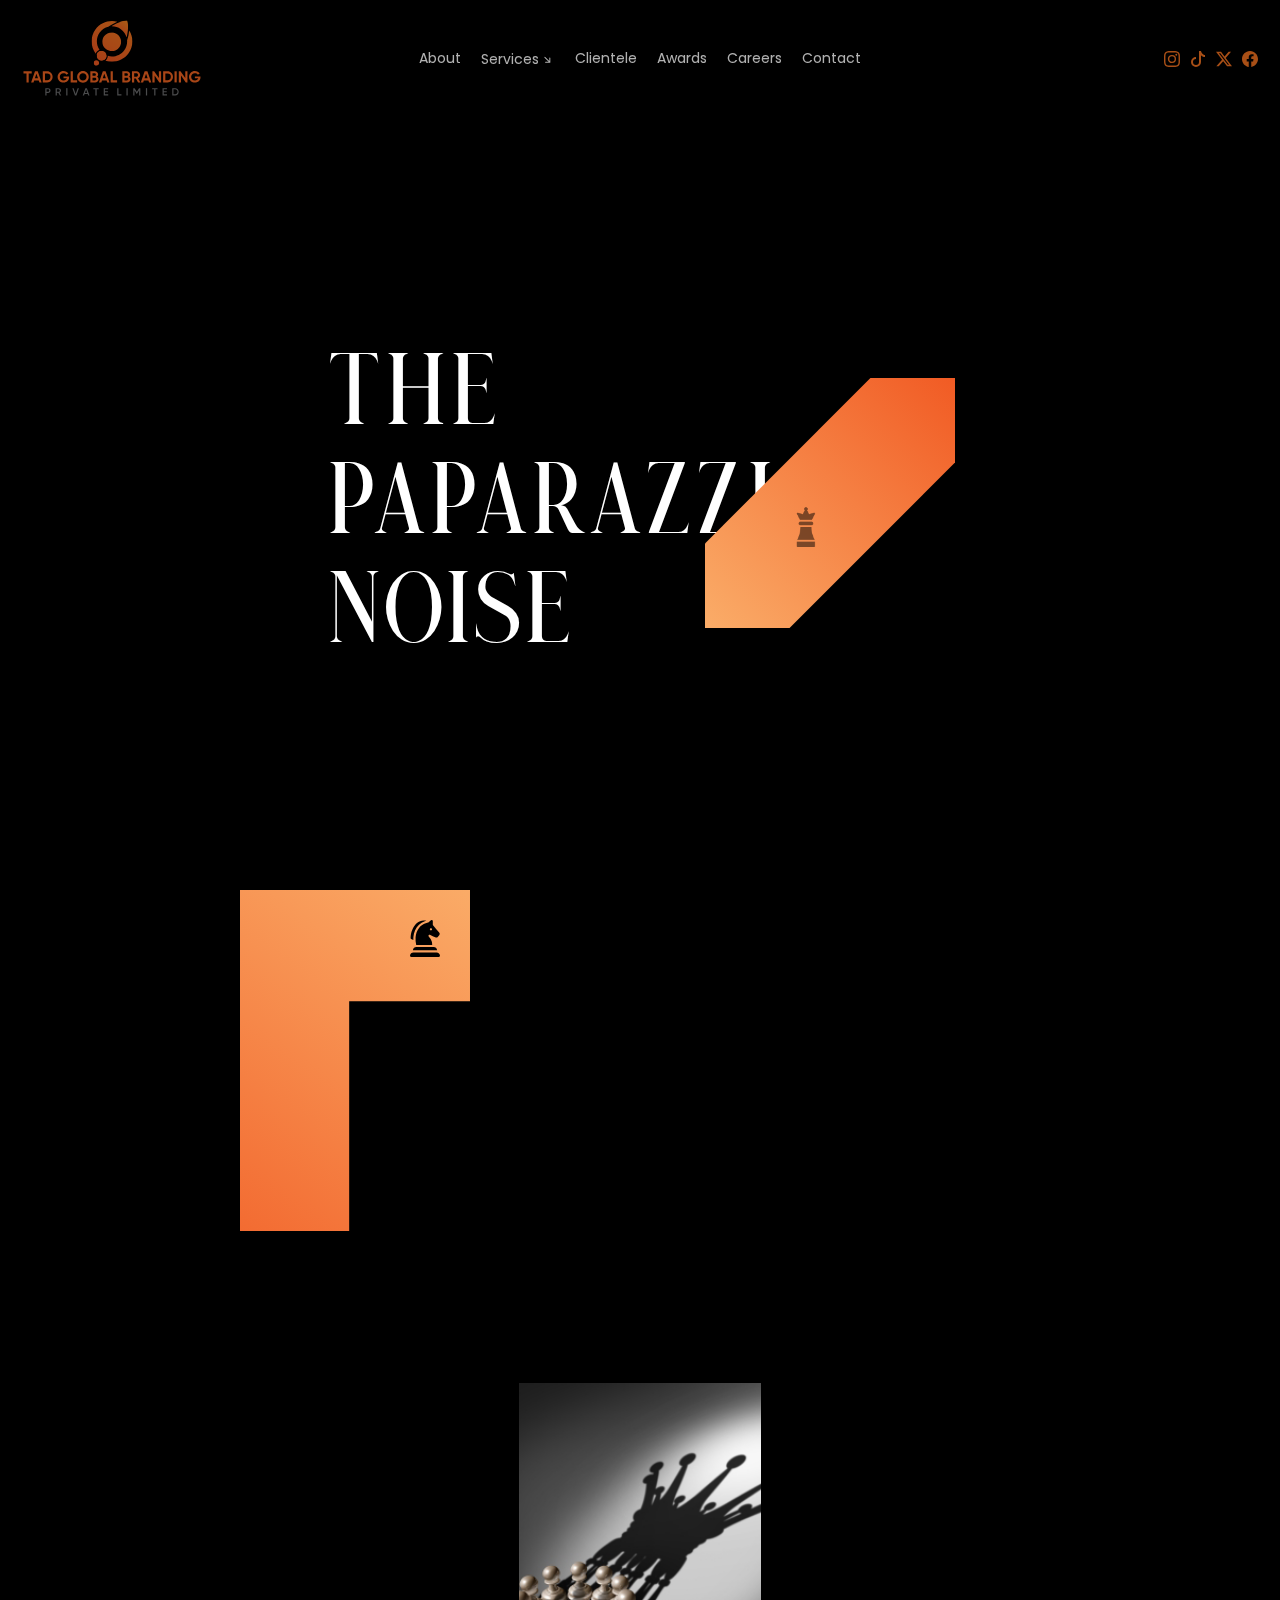
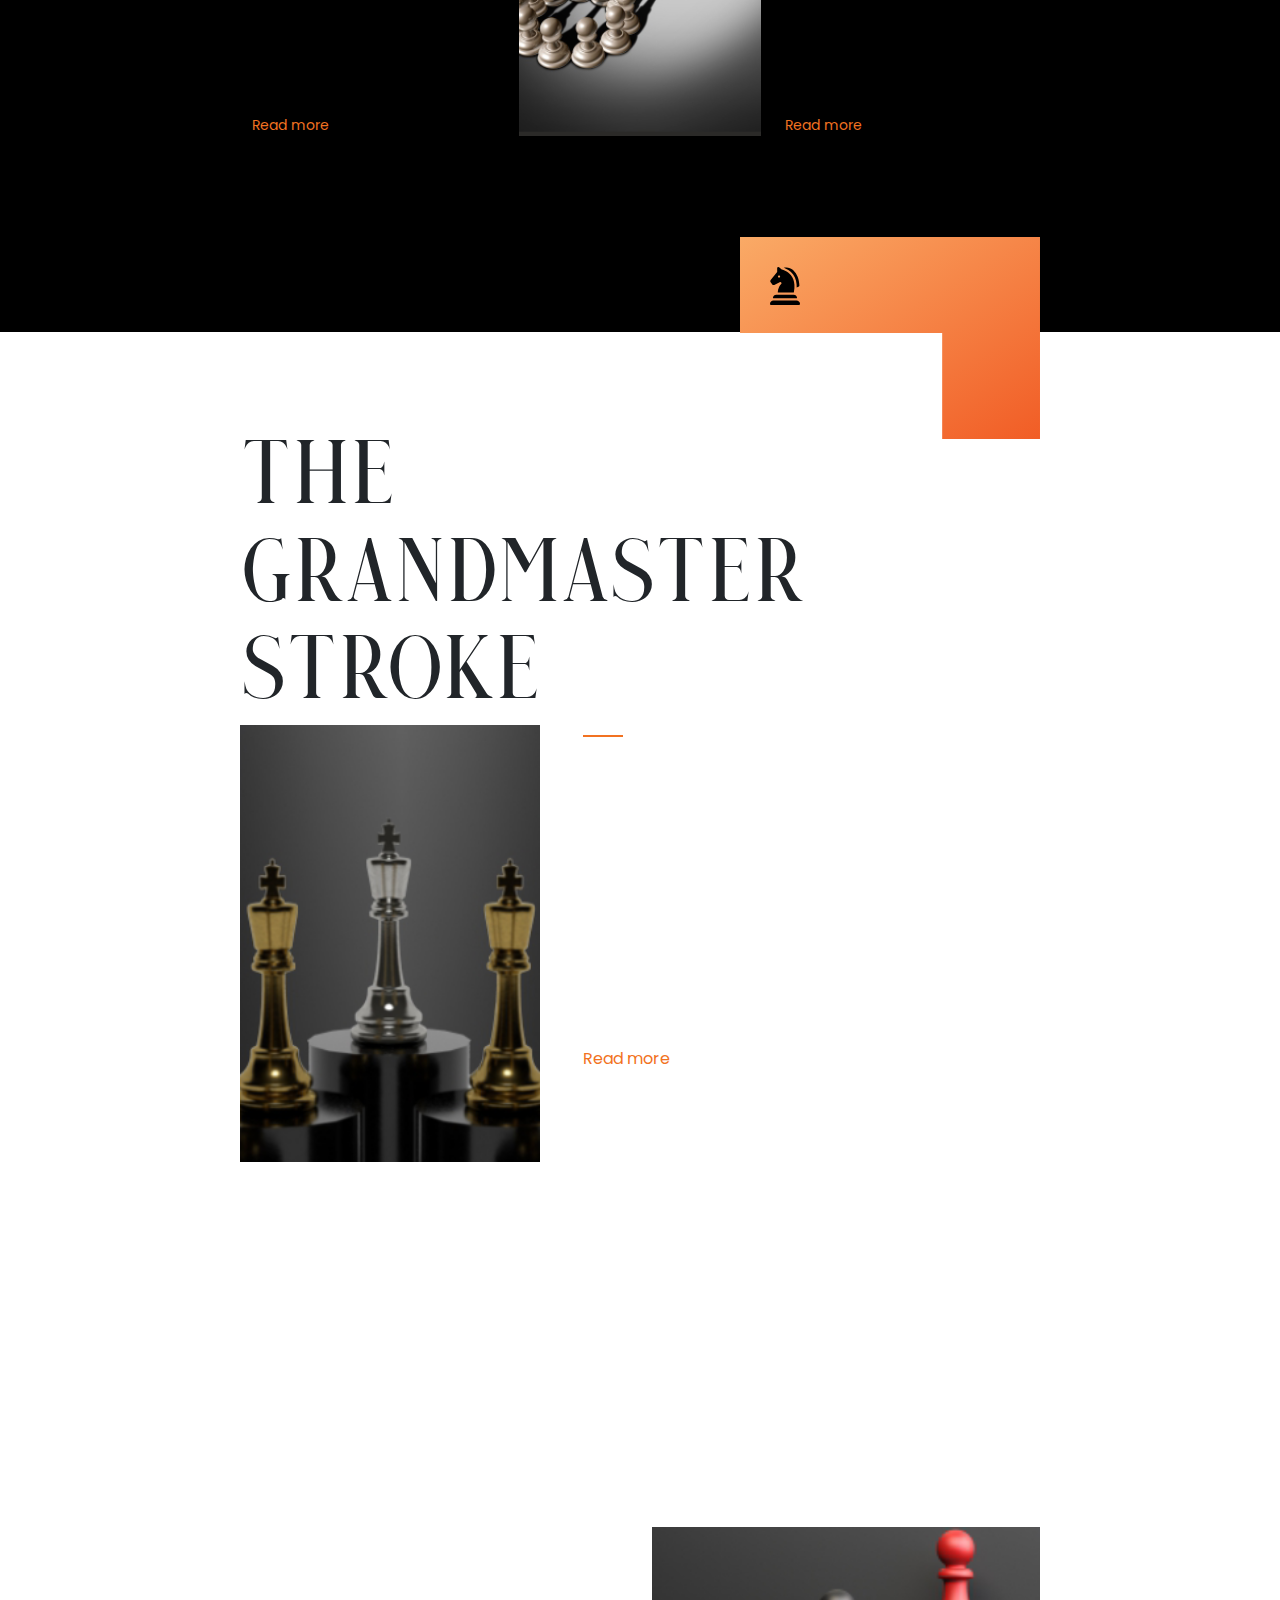
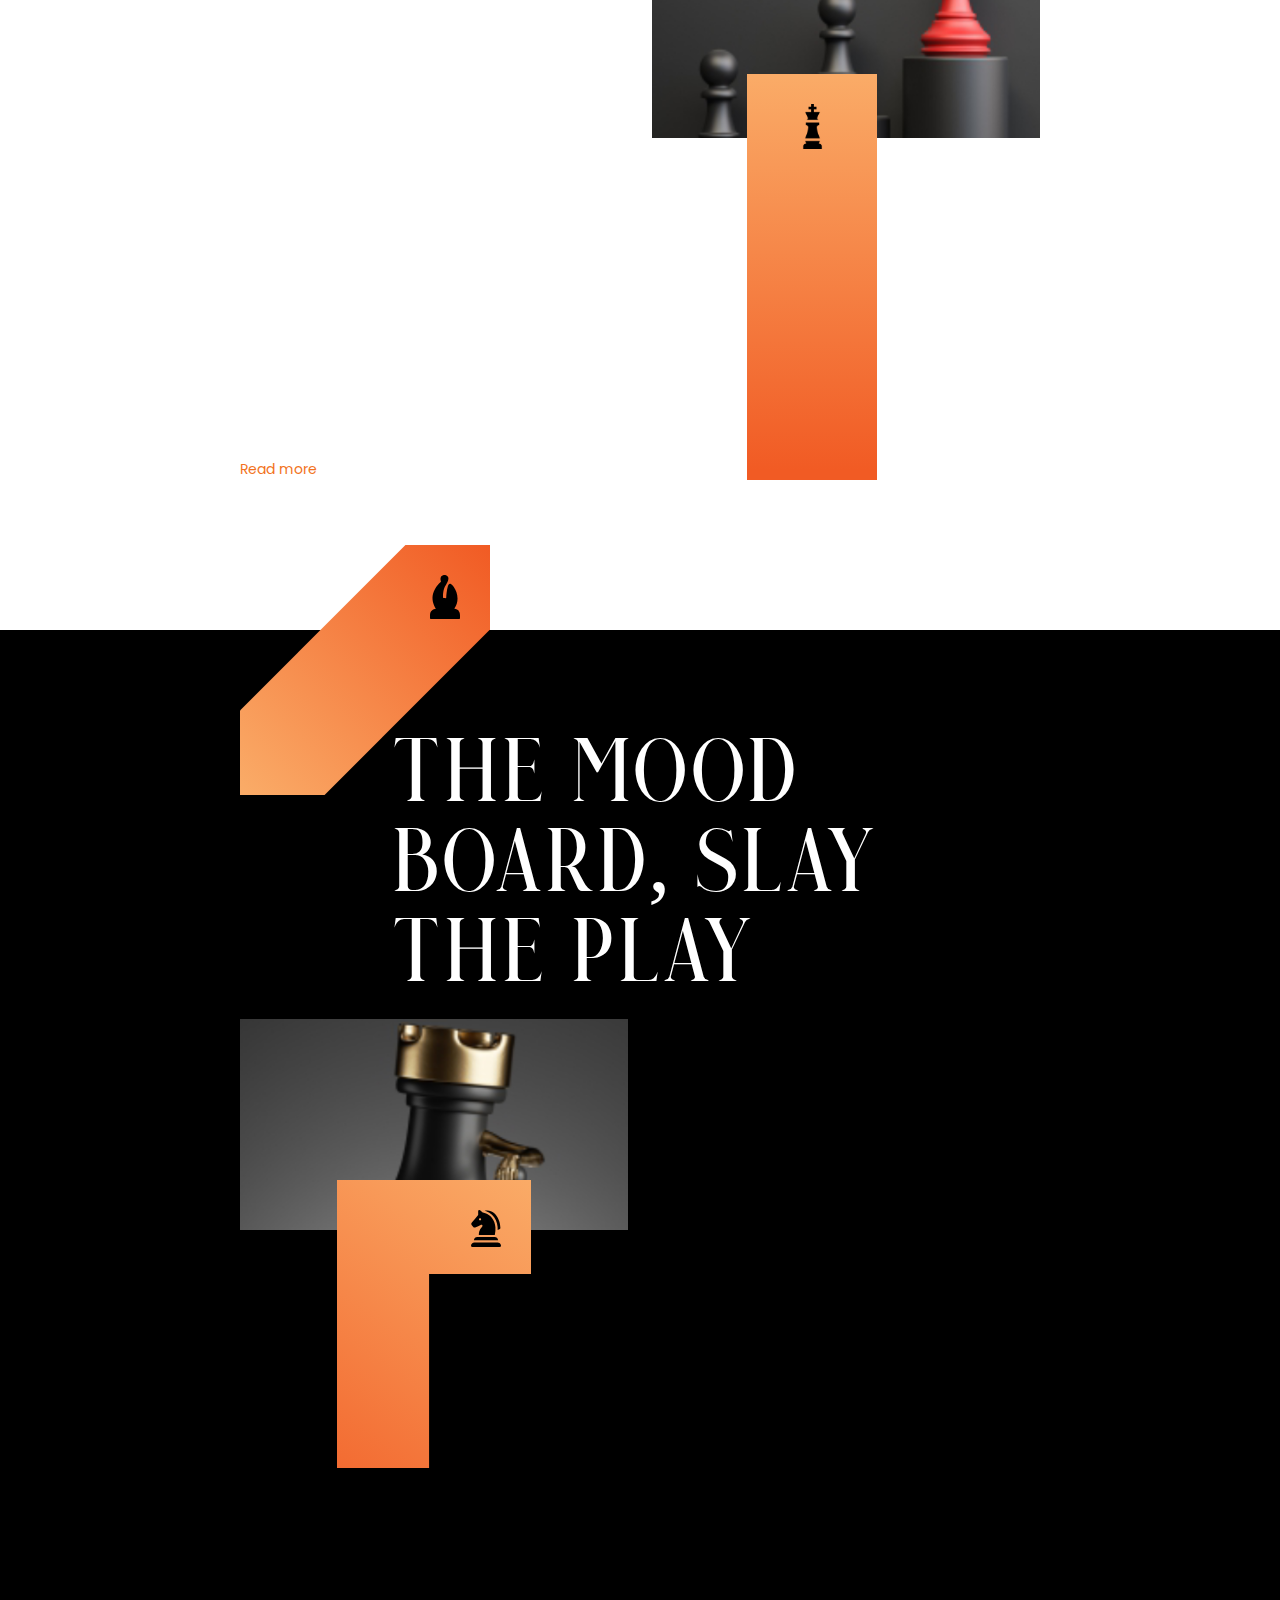
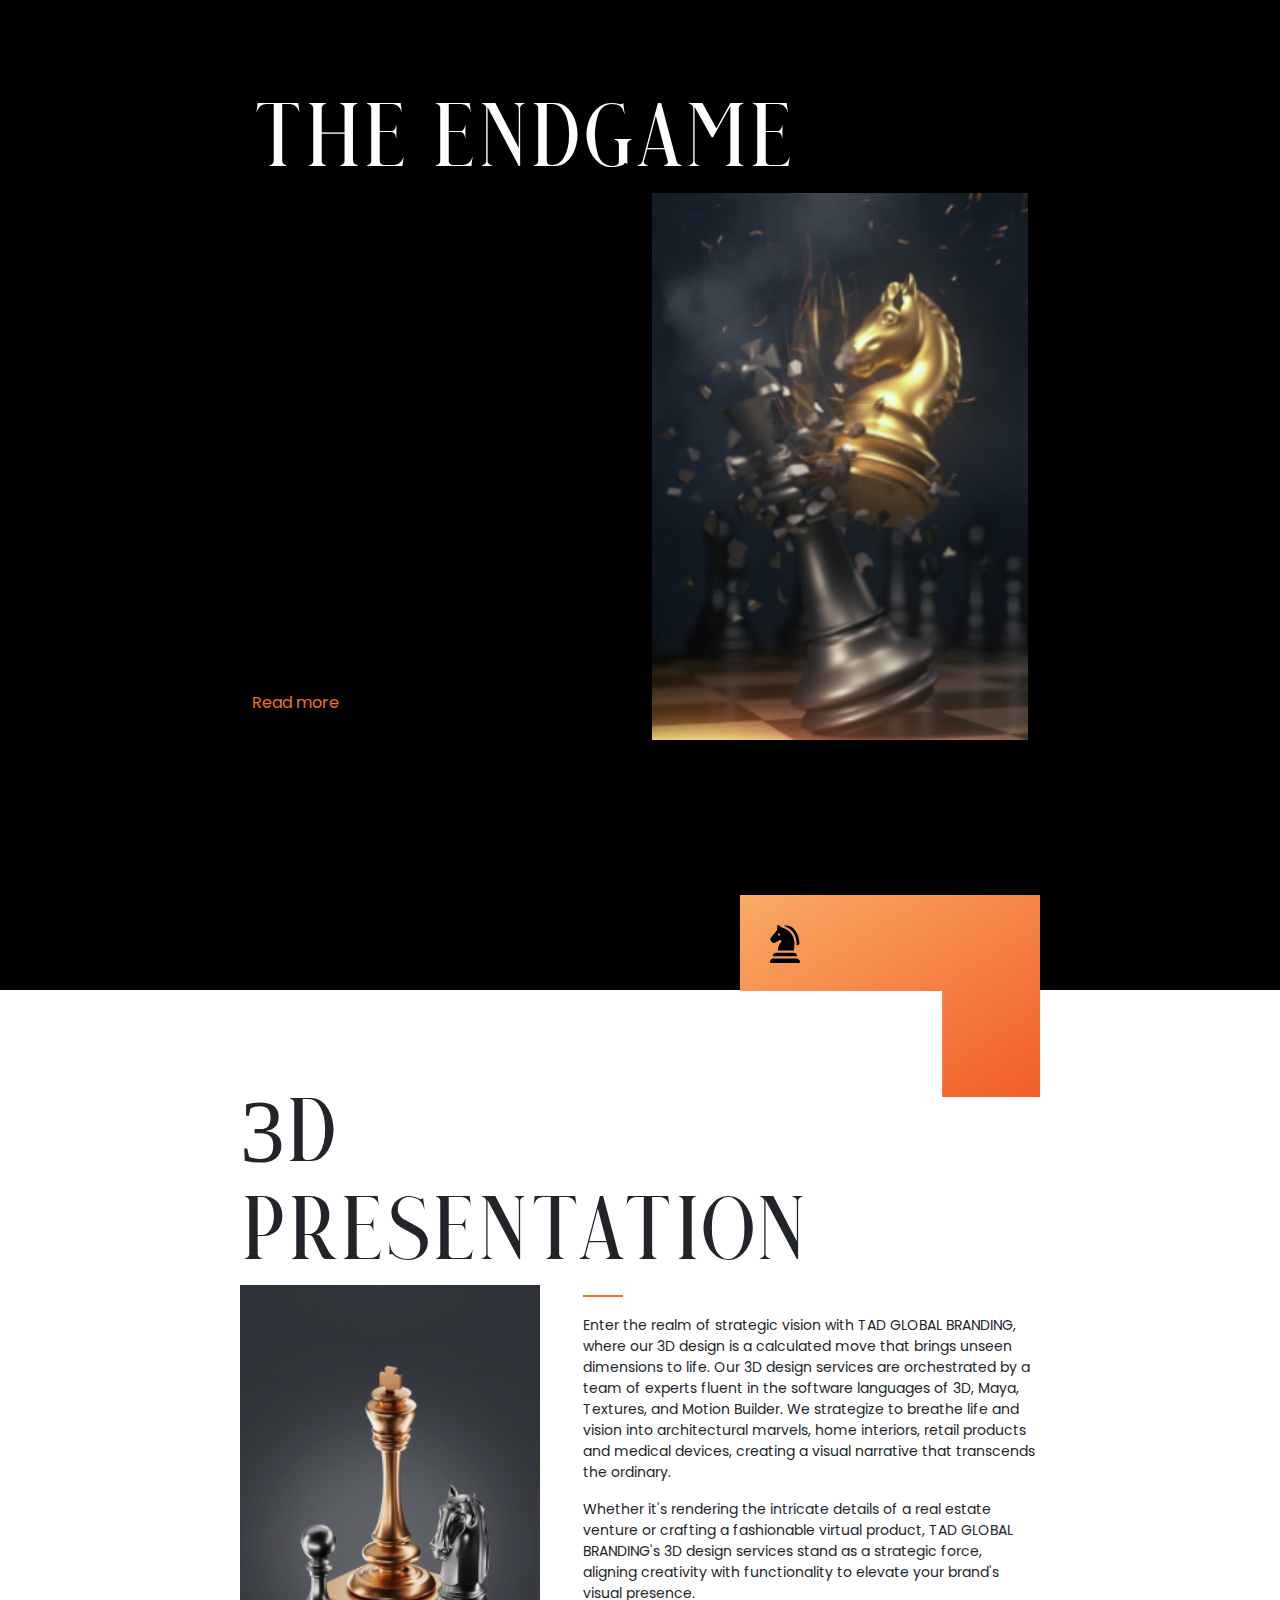
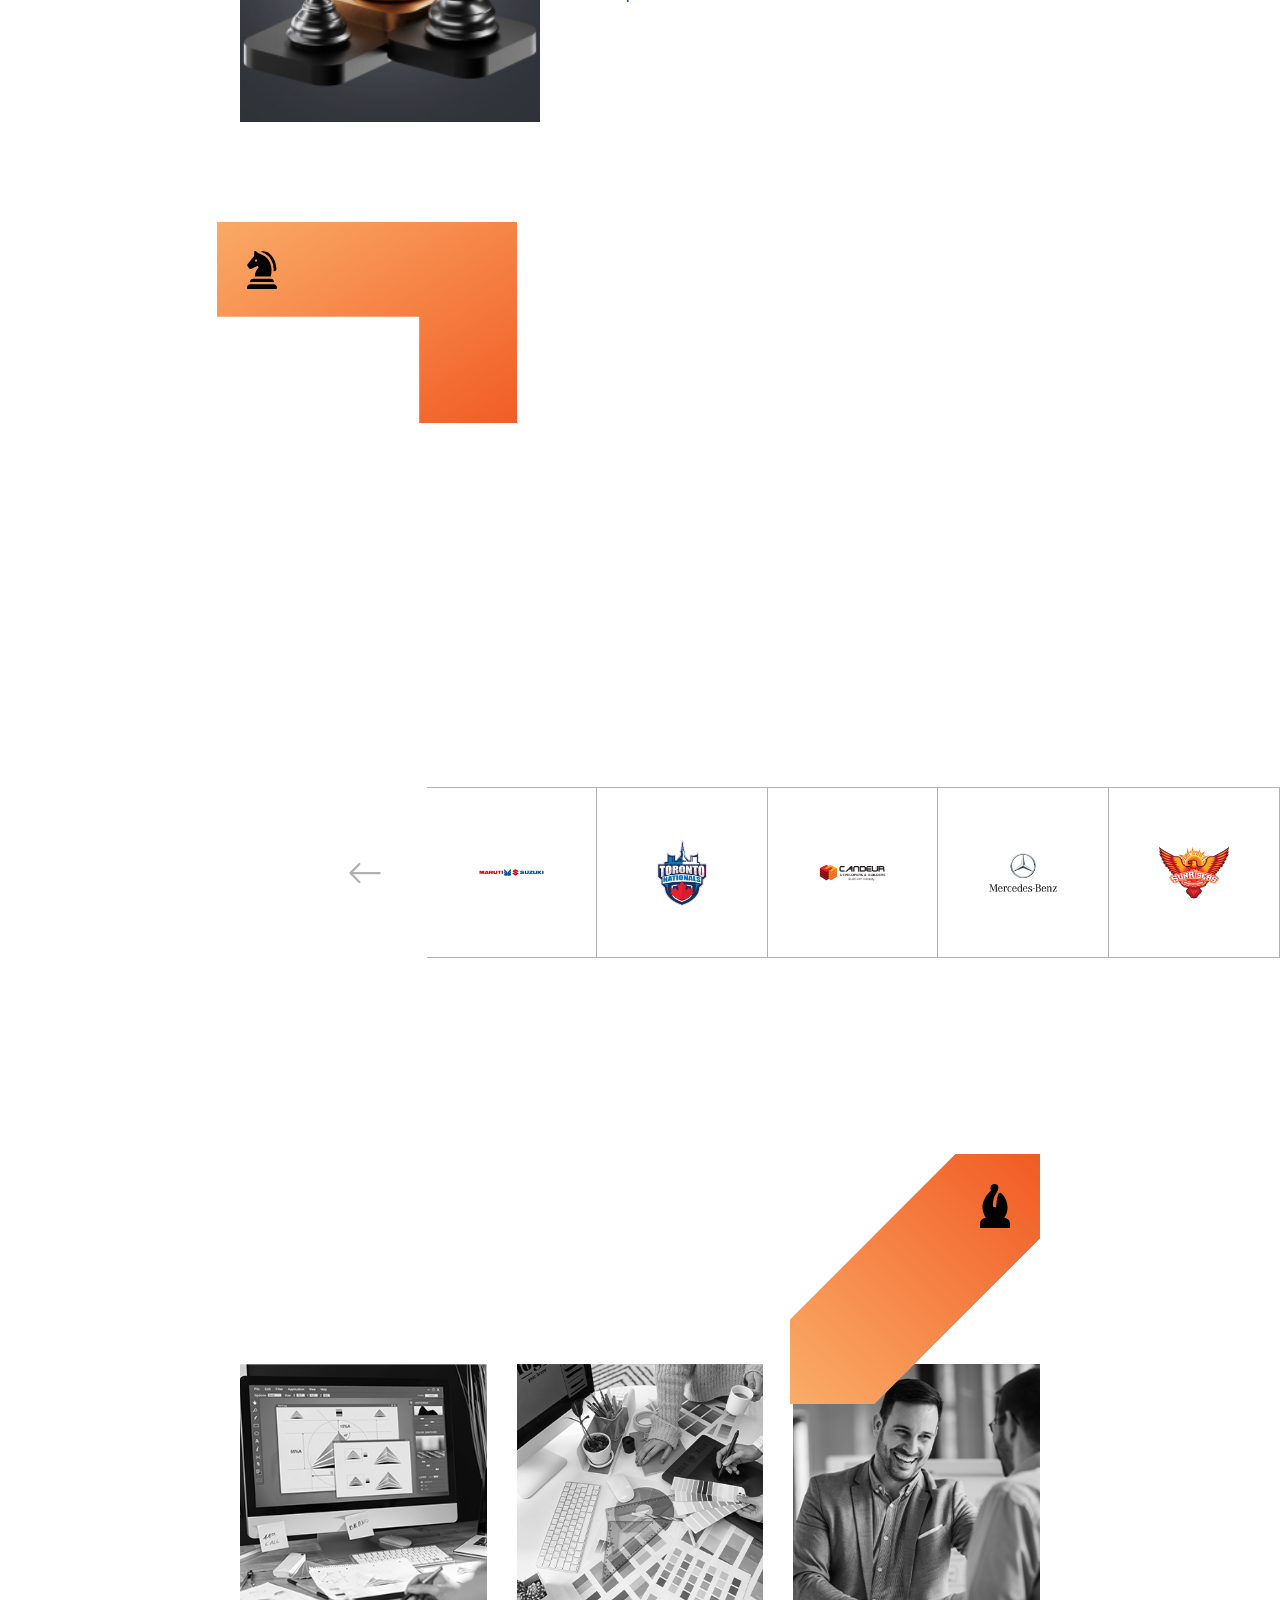
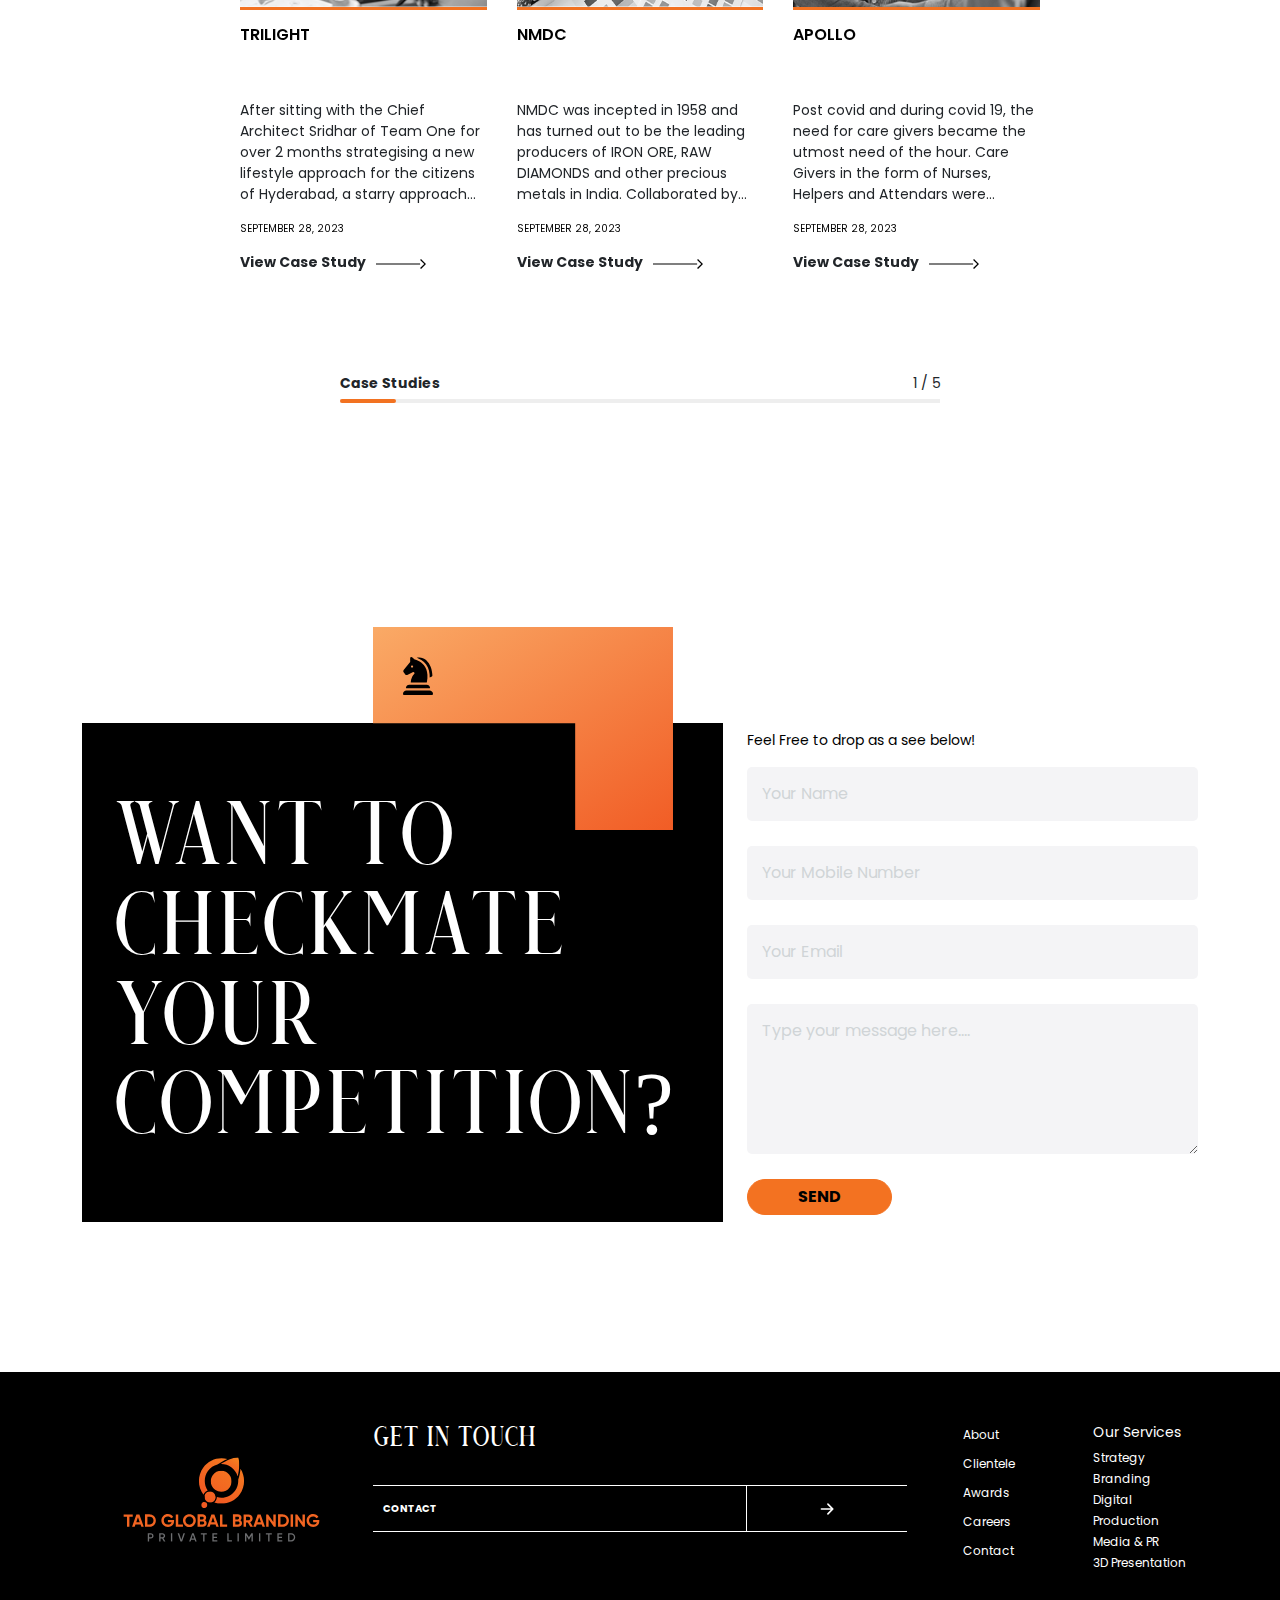
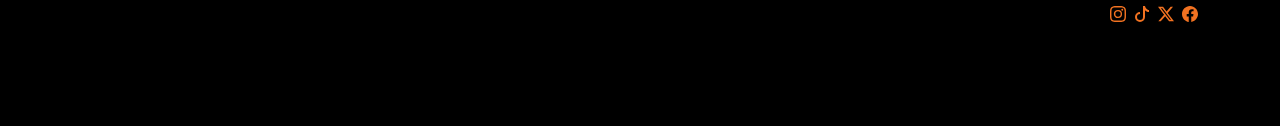
<file: the-paparazzi-noise.html>
<!DOCTYPE html>
<html lang="en">
<head>
    <meta charset="UTF-8">
    <meta name="viewport" content="width=device-width, initial-scale=1.0">
    <title>TAD Global</title>
    <link rel="apple-touch-icon" sizes="180x180" href="assets/images/favicon/apple-touch-icon.png">
    <link rel="icon" type="image/png" sizes="32x32" href="assets/images/favicon/favicon-32x32.png">
    <link rel="icon" type="image/png" sizes="16x16" href="assets/images/favicon/favicon-16x16.png">
    <link rel="manifest" href="assets/images/favicon/site.webmanifest">
    <link rel="stylesheet" href="assets/css/bootstrap-css/bootstrap.min.css">
    <link rel="stylesheet" href="assets/css/fancybox/fancybox.min.css">
    <link rel="stylesheet" href="assets/css/swiper/swiper-bundle.min.css">
    <link rel="stylesheet" href="assets/css/responsive.css">
</head>
<body>
  <div class="site_wrap">
    <header>
      <div class="container-fluid">
        <div class="row navbardisap">
          <div class="col-lg-3">
            <div class="left">
              <a href="index.html">
                <div class="logo_wrapper">
                  <img src="assets/images/tad-logo.svg" alt="" srcset="">
                </div>
              </a>
            </div>
          </div>
          <div class="col-lg-6 d-flex align-items-center justify-content-center">
            <div class="middle">
              <ul>
                <!-- <li><a href="index.html" class="active">Home</a></li> -->
                <li><a href="about-us.html">About</a></li>
                <li>
                  <div class="a">
                    Services
                    <div class="icon_wrapper">
                      <svg xmlns="http://www.w3.org/2000/svg" width="16" height="16" fill="currentColor" class="bi bi-arrow-down-short" viewBox="0 0 16 16">
                        <path fill-rule="evenodd" d="M8 4a.5.5 0 0 1 .5.5v5.793l2.146-2.147a.5.5 0 0 1 .708.708l-3 3a.5.5 0 0 1-.708 0l-3-3a.5.5 0 1 1 .708-.708L7.5 10.293V4.5A.5.5 0 0 1 8 4"/>
                      </svg>
                    </div>
                    <div class="absoulte_block">
                        <p class="m-0"><a href="the-endgame.html">Strategy</a></p>
                        <p class="m-0"><a href="the-grand-master-stroke.html">Branding</a></p>
                        <p class="m-0"><a href="the-chess-board.html">Digital</a></p>
                        <p class="m-0"><a href="the-moodboard-slay.html">Production</a></p>
                        <p class="m-0"><a href="the-paparazzi-noise.html">Media & PR</a></p>
                        <p class="m-0"><a href="3d-presentation.html">3D Presentation</a></p>
                    </div>
                  </div>
                </li>
                <li><a href="clientele.html">Clientele</a></li>
                <!-- <li><a href="#">Case Studies</a></li> -->
                <li><a href="awards.html">Awards</a></li>                
                <li><a href="careers.html">Careers</a></li>
                <li><a href="contact.html">Contact</a></li>                
              </ul>
            </div>
          </div>
          <div class="col-lg-3 d-flex align-items-center justify-content-end">
            <div class="right">
              <div class="social-icons">
                <ul>
                  <li>
                    <a href="">
                      <svg xmlns="http://www.w3.org/2000/svg" width="16" height="16" fill="#f27221" class="bi bi-instagram" viewBox="0 0 16 16">
                        <path d="M8 0C5.829 0 5.556.01 4.703.048 3.85.088 3.269.222 2.76.42a3.917 3.917 0 0 0-1.417.923A3.927 3.927 0 0 0 .42 2.76C.222 3.268.087 3.85.048 4.7.01 5.555 0 5.827 0 8.001c0 2.172.01 2.444.048 3.297.04.852.174 1.433.372 1.942.205.526.478.972.923 1.417.444.445.89.719 1.416.923.51.198 1.09.333 1.942.372C5.555 15.99 5.827 16 8 16s2.444-.01 3.298-.048c.851-.04 1.434-.174 1.943-.372a3.916 3.916 0 0 0 1.416-.923c.445-.445.718-.891.923-1.417.197-.509.332-1.09.372-1.942C15.99 10.445 16 10.173 16 8s-.01-2.445-.048-3.299c-.04-.851-.175-1.433-.372-1.941a3.926 3.926 0 0 0-.923-1.417A3.911 3.911 0 0 0 13.24.42c-.51-.198-1.092-.333-1.943-.372C10.443.01 10.172 0 7.998 0h.003zm-.717 1.442h.718c2.136 0 2.389.007 3.232.046.78.035 1.204.166 1.486.275.373.145.64.319.92.599.28.28.453.546.598.92.11.281.24.705.275 1.485.039.843.047 1.096.047 3.231s-.008 2.389-.047 3.232c-.035.78-.166 1.203-.275 1.485a2.47 2.47 0 0 1-.599.919c-.28.28-.546.453-.92.598-.28.11-.704.24-1.485.276-.843.038-1.096.047-3.232.047s-2.39-.009-3.233-.047c-.78-.036-1.203-.166-1.485-.276a2.478 2.478 0 0 1-.92-.598 2.48 2.48 0 0 1-.6-.92c-.109-.281-.24-.705-.275-1.485-.038-.843-.046-1.096-.046-3.233 0-2.136.008-2.388.046-3.231.036-.78.166-1.204.276-1.486.145-.373.319-.64.599-.92.28-.28.546-.453.92-.598.282-.11.705-.24 1.485-.276.738-.034 1.024-.044 2.515-.045v.002zm4.988 1.328a.96.96 0 1 0 0 1.92.96.96 0 0 0 0-1.92zm-4.27 1.122a4.109 4.109 0 1 0 0 8.217 4.109 4.109 0 0 0 0-8.217zm0 1.441a2.667 2.667 0 1 1 0 5.334 2.667 2.667 0 0 1 0-5.334z"/>
                      </svg>
                    </a>
                  </li>
                  <li>
                    <a href="">
                      <svg xmlns="http://www.w3.org/2000/svg" width="16" height="16" fill="#f27221" class="bi bi-tiktok" viewBox="0 0 16 16">
                        <path d="M9 0h1.98c.144.715.54 1.617 1.235 2.512C12.895 3.389 13.797 4 15 4v2c-1.753 0-3.07-.814-4-1.829V11a5 5 0 1 1-5-5v2a3 3 0 1 0 3 3V0Z"/>
                      </svg>
                    </a>
                  </li>
                  <li>
                    <a href="">
                      <svg xmlns="http://www.w3.org/2000/svg" width="16" height="16" fill="#f27221" class="bi bi-twitter-x" viewBox="0 0 16 16">
                        <path d="M12.6.75h2.454l-5.36 6.142L16 15.25h-4.937l-3.867-5.07-4.425 5.07H.316l5.733-6.57L0 .75h5.063l3.495 4.633L12.601.75Zm-.86 13.028h1.36L4.323 2.145H2.865l8.875 11.633Z"/>
                      </svg>
                    </a>
                  </li>
                  <li>
                    <a href="">
                      <svg xmlns="http://www.w3.org/2000/svg" width="16" height="16" fill="#f27221" class="bi bi-facebook" viewBox="0 0 16 16">
                        <path d="M16 8.049c0-4.446-3.582-8.05-8-8.05C3.58 0-.002 3.603-.002 8.05c0 4.017 2.926 7.347 6.75 7.951v-5.625h-2.03V8.05H6.75V6.275c0-2.017 1.195-3.131 3.022-3.131.876 0 1.791.157 1.791.157v1.98h-1.009c-.993 0-1.303.621-1.303 1.258v1.51h2.218l-.354 2.326H9.25V16c3.824-.604 6.75-3.934 6.75-7.951z"/>
                      </svg>
                    </a>
                  </li>
                </ul>
              </div>
            </div>
          </div>
        </div>
        <div class="mobile_nav">
          <div class="left">
            <a href="index.html">
              <div class="logo_wrapper">
                <img src="assets/images/tad-logo.svg" alt="" srcset="">
              </div>
            </a>
          </div>
          <div class="right">
            <div class="ham_wrapper home_2">
              <div class="lines_wrapper">
                  <div class="line"></div>
              </div>
              <div class="mb_opptions_wrapper">
            
                  <ul class="mobile">
                      <div class="close">
                          <svg xmlns="http://www.w3.org/2000/svg" width="36" height="36" fill="#ffffff" class="bi bi-x-circle" viewBox="0 0 16 16">
                              <path d="M8 15A7 7 0 1 1 8 1a7 7 0 0 1 0 14zm0 1A8 8 0 1 0 8 0a8 8 0 0 0 0 16z"></path>
                              <path d="M4.646 4.646a.5.5 0 0 1 .708 0L8 7.293l2.646-2.647a.5.5 0 0 1 .708.708L8.707 8l2.647 2.646a.5.5 0 0 1-.708.708L8 8.707l-2.646 2.647a.5.5 0 0 1-.708-.708L7.293 8 4.646 5.354a.5.5 0 0 1 0-.708z"></path>
                          </svg>
                      </div>
                      <li><a href="about-us.html">About</a></li>
                      <li>
                        <div class="a">
                          Services
                          <div class="icon_wrapper">
                            <svg xmlns="http://www.w3.org/2000/svg" width="16" height="16" fill="currentColor" class="bi bi-arrow-down-short" viewBox="0 0 16 16">
                              <path fill-rule="evenodd" d="M8 4a.5.5 0 0 1 .5.5v5.793l2.146-2.147a.5.5 0 0 1 .708.708l-3 3a.5.5 0 0 1-.708 0l-3-3a.5.5 0 1 1 .708-.708L7.5 10.293V4.5A.5.5 0 0 1 8 4"/>
                            </svg>
                          </div>
                          <div class="absoulte_block">
                              <p class="m-0"><a href="the-endgame.html">Strategy</a></p>
                              <p class="m-0"><a href="the-grand-master-stroke.html">Branding</a></p>
                              <p class="m-0"><a href="the-chess-board.html">Digital</a></p>
                              <p class="m-0"><a href="the-moodboard-slay.html">Production</a></p>
                              <p class="m-0"><a href="the-paparazzi-noise.html">Media & PR</a></p>
                              <p class="m-0"><a href="3d-presentation.html">3D Presentation</a></p>
                          </div>
                        </div>
                      </li>
                      <li><a href="clientele.html">Clientele</a></li>
                      <!-- <li><a href="#">Case Studies</a></li> -->
                      <li><a href="awards.html">Awards</a></li> 
                      <li><a href="careers.html">Careers</a></li>
                      <li><a href="contact.html">Contact</a></li> 
                      <div class="right">
                        <div class="social-icons">
                          <ul>
                            <li>
                              <a href="">
                                <svg xmlns="http://www.w3.org/2000/svg" width="16" height="16" fill="#f27221" class="bi bi-instagram" viewBox="0 0 16 16">
                                  <path d="M8 0C5.829 0 5.556.01 4.703.048 3.85.088 3.269.222 2.76.42a3.917 3.917 0 0 0-1.417.923A3.927 3.927 0 0 0 .42 2.76C.222 3.268.087 3.85.048 4.7.01 5.555 0 5.827 0 8.001c0 2.172.01 2.444.048 3.297.04.852.174 1.433.372 1.942.205.526.478.972.923 1.417.444.445.89.719 1.416.923.51.198 1.09.333 1.942.372C5.555 15.99 5.827 16 8 16s2.444-.01 3.298-.048c.851-.04 1.434-.174 1.943-.372a3.916 3.916 0 0 0 1.416-.923c.445-.445.718-.891.923-1.417.197-.509.332-1.09.372-1.942C15.99 10.445 16 10.173 16 8s-.01-2.445-.048-3.299c-.04-.851-.175-1.433-.372-1.941a3.926 3.926 0 0 0-.923-1.417A3.911 3.911 0 0 0 13.24.42c-.51-.198-1.092-.333-1.943-.372C10.443.01 10.172 0 7.998 0h.003zm-.717 1.442h.718c2.136 0 2.389.007 3.232.046.78.035 1.204.166 1.486.275.373.145.64.319.92.599.28.28.453.546.598.92.11.281.24.705.275 1.485.039.843.047 1.096.047 3.231s-.008 2.389-.047 3.232c-.035.78-.166 1.203-.275 1.485a2.47 2.47 0 0 1-.599.919c-.28.28-.546.453-.92.598-.28.11-.704.24-1.485.276-.843.038-1.096.047-3.232.047s-2.39-.009-3.233-.047c-.78-.036-1.203-.166-1.485-.276a2.478 2.478 0 0 1-.92-.598 2.48 2.48 0 0 1-.6-.92c-.109-.281-.24-.705-.275-1.485-.038-.843-.046-1.096-.046-3.233 0-2.136.008-2.388.046-3.231.036-.78.166-1.204.276-1.486.145-.373.319-.64.599-.92.28-.28.546-.453.92-.598.282-.11.705-.24 1.485-.276.738-.034 1.024-.044 2.515-.045v.002zm4.988 1.328a.96.96 0 1 0 0 1.92.96.96 0 0 0 0-1.92zm-4.27 1.122a4.109 4.109 0 1 0 0 8.217 4.109 4.109 0 0 0 0-8.217zm0 1.441a2.667 2.667 0 1 1 0 5.334 2.667 2.667 0 0 1 0-5.334z"/>
                                </svg>
                              </a>
                            </li>
                            <li>
                              <a href="">
                                <svg xmlns="http://www.w3.org/2000/svg" width="16" height="16" fill="#f27221" class="bi bi-tiktok" viewBox="0 0 16 16">
                                  <path d="M9 0h1.98c.144.715.54 1.617 1.235 2.512C12.895 3.389 13.797 4 15 4v2c-1.753 0-3.07-.814-4-1.829V11a5 5 0 1 1-5-5v2a3 3 0 1 0 3 3V0Z"/>
                                </svg>
                              </a>
                            </li>
                            <li>
                              <a href="">
                                <svg xmlns="http://www.w3.org/2000/svg" width="16" height="16" fill="#f27221" class="bi bi-twitter-x" viewBox="0 0 16 16">
                                  <path d="M12.6.75h2.454l-5.36 6.142L16 15.25h-4.937l-3.867-5.07-4.425 5.07H.316l5.733-6.57L0 .75h5.063l3.495 4.633L12.601.75Zm-.86 13.028h1.36L4.323 2.145H2.865l8.875 11.633Z"/>
                                </svg>
                              </a>
                            </li>
                            <li>
                              <a href="">
                                <svg xmlns="http://www.w3.org/2000/svg" width="16" height="16" fill="#f27221" class="bi bi-facebook" viewBox="0 0 16 16">
                                  <path d="M16 8.049c0-4.446-3.582-8.05-8-8.05C3.58 0-.002 3.603-.002 8.05c0 4.017 2.926 7.347 6.75 7.951v-5.625h-2.03V8.05H6.75V6.275c0-2.017 1.195-3.131 3.022-3.131.876 0 1.791.157 1.791.157v1.98h-1.009c-.993 0-1.303.621-1.303 1.258v1.51h2.218l-.354 2.326H9.25V16c3.824-.604 6.75-3.934 6.75-7.951z"/>
                                </svg>
                              </a>
                            </li>
                          </ul>
                        </div>
                      </div>
                  </ul>
              </div>
            </div>
          </div>
        </div>
      </div>
    </header>

    <main>
      <section class="sec_1 services" id="thepaparazzinoise">
        <div class="section_wrapper">
          <div class="container">
            <div class="content_wrapper">
              <h2 class="one">THE</h2>
              <h2 class="two">PAPARAZZI</h2>
              <h2 class="three">NOISE</h2>
              <div class="diagonal_strip paparazzi">
                <img src="assets/images/strip_1.svg" alt="" srcset="">
                <div class="strip_content">
                  <div class="content_itself">
                    <div class="text">
                      <p class="hero_text">100+<br>CLIENTS</p>
                    </div>
                    <img src="assets/images/queen.png" class="solider1" alt="" srcset="">
                  </div>
                </div>
              </div>
              
            </div>
          </div>
        </div>
      </section>
      
      <div class="for_strip"></div>

      <section class="sec_2 services" id="intro">
        <div class="section_wrapper">
          <div class="container">
            <div class="content_wrapper">
              <div class="floating_strip">
                <img src="assets/images/strip_2.svg" alt="" srcset="">
                <div class="strip_content sec2_horse">
                  <div class="content_itself">
                    <p class="newText25 fw-bold m-0 lh-1 fs-6 align-self-center position-absolute text-dark">25+ YEARS</p>
                    <img src="assets/images/horse.svg" alt="" srcset="" class="horse1">
                  </div>
                </div>
              </div>
              <div class="container">
                <div class="row justify-content-center pt-5">
                  <div class="col-lg-8">
                    <div class="main_heading">
                      <h2 class="sec2_ani1">TAD CROW - MEDIA & PR</h2>
                    </div>
                  </div>
                </div>
                <div class="row py-5 mb-5">
                  <div class="col-lg-4 d-flex align-items-end">
                    <div class="left">
                      <div class="readMoreBlock">
                        <input id="readMoreBtn" type="checkbox" class="d-none">
                        <div class="allContent padding_top">                          
                          <p class="ozerotoone">The Media and PR Services at TAD GLOBAL BRANDING transcend the ordinary, covering an expansive realm that includes print, radio, outdoor, electronic, celebrity endorsements, in-film collabs and even theatrical mediums across India. As seasoned players with expert relations in both local and international media and film spheres, we pride ourselves on being the architects of triumph for our clientele.</p>                          
                        </div>
                        <label class="pt-4 pb-3 pb-lg-0" for="readMoreBtn">Read </label>
                      </div>
                      <!-- <p class="ozerotoone">
                        With the shift in consumption habits and dynamics of media and mediums one of the key challenges is how to reach the right TG and not just make noise. We help brands handle micro markets and penetrate well with the right media mix with Events & PR along with strategy are at the heart of it Our experience serves as the compass, navigating the delicate balance between storytelling and reputation management for impactful and enduring brand narratives. The TAD
                        Crow army is ready from the word go.</p> -->
                    </div>
                  </div>
                  <div class="col-lg-8">
                    <div class="right">
                      <div class="row h-100">
                        <div class="col-lg-6">
                          <img src="assets/images/media.png" alt="">
                        </div>
                        <div class="col-lg-6 d-flex align-items-end">
                          <div class="readMoreBlock">
                            <input id="readMoreBtn1" type="checkbox" class="d-none">
                            <div class="allContent padding_top sm">                              
                              <p class="ozerotoone">TAD GLOBAL BRANDING leverages its in-depth knowledge to select the perfect media channels tailored to your product requirements. Whether it's the printed word, the airwaves, the outdoor canvas, the electronic spectrum, or the theatrical stage, we position our clients to be the kings in their fields. Choose TAD GLOBAL BRANDING as your Media and PR partner, and let us orchestrate the strategic moves that elevate your brand's presence, making you the undisputed monarch in your industry.</p>
                            </div>
                            <label class="pt-4 pb-3 pb-lg-0" for="readMoreBtn1">Read </label>
                          </div>
                      </div>
                      
                    </div>
                  </div>
                </div>
              </div>
            </div>
          </div>
        </div>
      </section>

      <section class="services_sec_3">
        <div class="section_wrapper">
            <div class="container">
                <div class="content_wrapper">
                    <div class="image_wrapper">
                        <img src="assets/images/strip_3.svg" alt="" srcset="">
                        <div class="strip_content">
                          <div class="content_itself">
                            <div class="text horsetext">
                              <p>BRANDING</p>
                            </div>
                            <img src="assets/images/horse.svg" alt="" srcset="" class="horse2">
                          </div>
                        </div>
                    </div>
                    <div class="row">
                        <div class="col-lg-5">
                            <div class="heading_wrapper">
                                <h2>THE</h2>
                                <h2>GRANDMASTER</h2>
                                <h2>STROKE</h2>
                            </div>
                        </div>
                    </div>
                    <div class="row">
                        <div class="col-lg-5">
                            <div class="left">
                                <div class="image_wrapper2">
                                    <img src="assets/images/branding.png" alt="" srcset="">
                                </div>
                            </div>
                        </div>
                        <div class="col-lg-7">
                            <div class="right">
                                <div class="para_wrapper">
                                  <p class="ozerotoone">Branding for us is not just a move, but a well-thought-out gambit that positions your brand as the undisputed king on the board of commerce. Our Branding Services are a symphony of concept and design, meticulously crafted through an extensive and creative research-oriented process. We understand that in the game of business, a brand's identity is its most powerful piece, and we ensure yours is nothing short of extraordinary.</p>
                                  <div class="readMoreBlock">
                                    <input id="readMoreBtn2" type="checkbox" class="d-none">
                                    <div class="allContent sm-1">                              
                                      <p class="ozerotoone">At TAD Global Branding, we specialize in "concept branding," an artful approach that transcends traditional branding norms. Our seasoned team navigates through the intricate layers of creativity, drawing inspiration from diverse and global sources. We delve deep into the essence of your brand, infusing it with innovative concepts that resonate with your target audience. Moreover, our strategic moves extend to competitor analysis, ensuring that your brand not only stands out but also outshines the competition. The result is a brand design that goes beyond the expected, creating a narrative that captivates, engages, and strategically positions your brand for victory in the ever-evolving landscape of business.  At TAD GLOBAL BRANDING, we value your marketing investments, which is why we make sure that every move makes a difference.                                      </p>
                                    </div>
                                    <label class="pt-4 pb-3 pb-lg-0" for="readMoreBtn2">Read </label>
                                  </div>
                                    <!-- <p>At TAD Global from the opening gambit to the checkmate, we craft narratives that resonate, visuals that captivate, and strategies that outwit the competition.</p>
                                    <p>Every campaign, every visual, every message - all part of a grand strategy aimed at positioning your brand for success.</p>
                                    <p>A strategic journey where branding isn't just about making noise; it's about making the right moves that resonate, ensuring your brand emerges victorious in the competitive landscape.</p>
                                    <p>Our canvas is the chessboard, and creativity is our playing pieces.</p> -->
                                </div>
                            </div>
                        </div>
                    </div>
                </div>
            </div>
        </div>
      </section>

      <section class="sec_4 services" >
        <div class="section_wrapper">
          <div class="container">
            <div class="content_wrapper">
              <div class="floating_block">
                <div class="left2">
                  <img src="assets/images/strip_4.svg" alt="">
                  <div class="strip_content">
                    <div class="content_itself">
                      <img src="assets/images/king.png" alt="" srcset="" class="elephant1 img">
                    </div>
                  </div>
                </div>
                <div class="right2" style="opacity: 0;pointer-events: none;">
                  <div class="text">
                    <p>HOW<br>WE PLAY</p>
                  </div>
                </div>
              </div>
              <h2 class="sec4_heading1">THE</h2>
              <h2 class="sec4_heading2">CHESSBOARD</h2>
              <div class="row justify-content-end pt-5">
                <div class="col-lg-12">
                  <div class="row">
                    <div class="col-lg-6 d-flex">
                      <div class="left">
                        <h2 class="subparani1 mb-5">DIGITAL</h2>
                        <p class="para subparani2">TAD GLOBAL BRANDING’s  Digital Marketing Services are a grandmaster's play to dominate the online realm and our conceptual social media marketing is the strategic maneuver that propels it forward. We go beyond the conventional, employing an extensive research-driven approach that dissects consumer behavior intricately. We understand that in the digital landscape, every move matters, and that's why our bespoke social and digital marketing solutions are tailored to your brand's unique DNA.</p>
                        <div class="readMoreBlock">
                          <input id="readMoreBtn3" type="checkbox" class="d-none">
                          <div class="allContent all-1">                              
                            <p class="subparani2">Visual engagement is the key to victory in the online world, and at TAD Global Branding, we orchestrate audience engagement strategies that resonate like a well-executed endgame. Our team dives deep into understanding your target audience, crafting campaigns that not only capture attention but also spark meaningful interactions. The journey doesn't end there – we bring competitor analysis to the forefront, ensuring your brand's social media marketing strategies are not just effective but also outshine the rivals. Whether it's conceptualizing engaging content or implementing performance marketing solutions, we make calculated moves that put your brand at the forefront of the digital chessboard. Trust TAD Global Branding for a checkmate in the digital arena – where strategic brilliance meets audience resonance, and your brand emerges victorious in the game of online supremacy.                            </p>
                          </div>
                          <label class="pt-4 pb-3 pb-lg-0" for="readMoreBtn3">Read </label>
                        </div>
                        <!-- <p class="para subparani2">In the ever-evolving landscape of the Digital first world the differentiator is being relevant and engaging. From content creation to online advertising, our moves are not just about visibility; they're about dominating the board, ensuring your brand is positioned as a leader in the digital realm.</p>
                        <p class="para subparani2">Like chess pieces working in tandem, the knowledge of how integrated marketing helps orchestrate engaging content that resonates with your audience, ensuring your brand stands out amidst the noise it's about making the right moves to capture attention and drive engagement.</p>
                        <p class="para subparani2">From SEO to PPC, our moves are calculated to position your brand advantageously in the digital arena. Performance Marketing is Real Game Analysis and our approach involves meticulous data analysis. We track the performance of every move, every campaign, using analytics as our strategic tool to refine our tactics and enhance your brand's digital presence.</p> -->

                        <!-- <a href="#" class="cta">View Case Study <span><svg xmlns="http://www.w3.org/2000/svg" width="26" height="26" fill="#f27221" class="bi bi-arrow-right-short" viewBox="0 0 16 16">
                          <path fill-rule="evenodd" d="M4 8a.5.5 0 0 1 .5-.5h5.793L8.146 5.354a.5.5 0 1 1 .708-.708l3 3a.5.5 0 0 1 0 .708l-3 3a.5.5 0 0 1-.708-.708L10.293 8.5H4.5A.5.5 0 0 1 4 8z"/>
                        </svg></span></a> -->
                      </div>
                    </div>
                    <div class="col-lg-6">
                      <div class="right">
                        <img src="assets/images/digital-horizontal.png" alt="" srcset="">
                      </div>
                    </div>
                  </div>
                </div>
              </div>
            </div>
          </div>
        </div>
      </section>

      <section class="sec_5 services" >
        <div class="section_wrapper">
          <div class="container">
            <div class="content_wrapper">
              <div class="row justify-content-end">
                <div class="col-lg-12">
                    <div class="heading_wrapper">
                        <div class="parent">
                            <h2>THE MOOD BOARD, SLAY THE PLAY</h2>
                        </div>
                        <div class="diagonal_strip">
                            <img src="assets/images/strip_1.svg" alt="" srcset="">
                            <div class="strip_content">
                              <div class="content_itself">
                                <img src="assets/images/solider.svg" alt="" srcset="" class="solider2">
                              </div>
                            </div>
                        </div>
                    </div>
                  <div class="row">
                    <div class="col-lg-6">
                        <div class="right">
                          <div class="image_wrapper">
                            <img src="assets/images/production-horizontal.png" alt="" class="fish">
                            <div class="vertical_strip">
                              <img src="assets/images/strip_5.svg" alt="" srcset="">
                              <div class="strip_content">
                                <div class="content_itself">
                                  <img src="assets/images/horse.svg" alt="" srcset="" class="horse3">
                                </div>
                              </div>
                            </div>
                          </div>
                        </div>
                    </div>
                    <div class="col-lg-6">
                      <div class="left">
                        <h2 class="subparani1">TAD FLIX - PRODUCTION</h2>
                        <p class="para subparani2">Enter the cinematic realm with TAD Global Branding, where film production breathes life into communication.Our Film Production Services is a testament to our expertise in carving concept stories that resonate across emotional, humorous, and social spectrums. Whether it's a brand film, a corporate narrative, a logo launch video or a compelling CSR story, our team stands as exceptional storytellers, both visually and verbally, creating a symphony of moving images that not only captivates but strategically brings the best reach for your brand.                        </p>
                        <p class="para subparani2">At TAD Global Branding, film production is a strategic game where each frame is a calculated move towards audience engagement and brand resonance. Our cinematic endeavors are not just about showcasing visuals; they are about weaving narratives that leave a lasting impact. Through meticulous planning and creative prowess, we transform ideas into compelling stories that connect with audiences on a profound level.                        </p>
                        <!-- <p class="para subparani2">Production is a meticulously orchestrated game. It isn't just about creating content; it's about executing a masterful strategy, much like a carefully orchestrated chess game. our studio as a chessboard, where creativity takes center stage. The pieces - from lighting to sound design, from camera angles to post-production - are carefully positioned to bring the brand's story to life. Every element is a strategic move, working in harmony to create a visual masterpiece that not only communicates but resonates.</p>
                        <p class="para subparani2">From 3D renders to beautiful reels, from digital films to TVC there is Strategic Precision in Every Frame. Our production team at TAD Flix understands that every move, every frame, and every second counts.</p>
                        <a href="#" class="cta">View Case Study <span><svg xmlns="http://www.w3.org/2000/svg" width="26" height="26" fill="#f27221" class="bi bi-arrow-right-short" viewBox="0 0 16 16">
                          <path fill-rule="evenodd" d="M4 8a.5.5 0 0 1 .5-.5h5.793L8.146 5.354a.5.5 0 1 1 .708-.708l3 3a.5.5 0 0 1 0 .708l-3 3a.5.5 0 0 1-.708-.708L10.293 8.5H4.5A.5.5 0 0 1 4 8z"/>
                        </svg></span></a> -->
                      </div>
                    </div>
                    
                  </div>
                </div>
              </div>
            </div>
          </div>
        </div>
        <div class="lower">
          <div class="container">
            <div class="row">
              <div class="col-lg-12">
                <div class="heading_wrapper">
                  <h2>THE ENDGAME</h2>
                </div>
                <div class="row">
                  <div class="col-lg-6 d-flex align-items-center">
                    <div class="text_wrapper">
                      <h2 class="subparani1">STRATEGY</h2>
                      <p class="para subparani2">Embark on a strategic journey with TAD Global Branding, where every move is a calculated masterpiece and every strategy is crafted with precision. Our Strategy Services go beyond the conventional, offering a personalized and focused approach tailored to elevate your brand to unparalleled heights. We pride ourselves on an extensive research-oriented process that not only unveils market intricacies but also identifies the perfect target audience for your brand. At TAD, we understand that strategy is not a one-size-fits-all concept, and that's why we dedicate ourselves to creating bespoke strategies that align seamlessly with your brand's unique identity.                      </p>
                      <div class="readMoreBlock">
                        <input id="readMoreBtn4" type="checkbox" class="d-none">
                        <div class="allContent xs">                                                        
                          <p class="para subparani2">What sets TAD Global Branding apart is our unwavering commitment to staying at the forefront of industry trends and innovations. Much like a skilled player anticipates their opponent's moves, we constantly update and upgrade our strategies through our extensive network and connections. Our product development strategy, a key element in our arsenal, is designed to build a product line that stands out across any market segment. We collaborate closely with out clients to identify opportunities, create innovative solutions, and develop a product lineup that not only captures attention but also sells with unparalleled ease. With TAD Global Branding, your brand becomes a strategic masterpiece, ready to conquer the market with personalized precision and perpetual innovation.                      </p>
                        </div>
                        <label class="pt-4 pb-3 pb-lg-0" for="readMoreBtn4">Read </label>
                      </div>
                      <!-- <p class="para subparani2">At TAD Global from the opening gambit to the checkmate, we craft narratives that resonate, visuals that captivate, and strategies that outwit the competition.</p>
                      <p class="para subparani2">Every campaign, every visual, every message - all part of a grand strategy aimed at positioning your brand for success.</p>
                      <p class="para subparani2">A strategic journey where branding isn't just about making noise; it's about making the right moves that resonate, ensuring your brand emerges victorious in the competitive landscape.</p>
                      <p class="para subparani2">Our canvas is the chessboard, and creativity is our playing pieces.</p>
                      <a href="#" class="cta">View Case Study <span><svg xmlns="http://www.w3.org/2000/svg" width="26" height="26" fill="#f27221" class="bi bi-arrow-right-short" viewBox="0 0 16 16">
                        <path fill-rule="evenodd" d="M4 8a.5.5 0 0 1 .5-.5h5.793L8.146 5.354a.5.5 0 1 1 .708-.708l3 3a.5.5 0 0 1 0 .708l-3 3a.5.5 0 0 1-.708-.708L10.293 8.5H4.5A.5.5 0 0 1 4 8z"></path>
                      </svg></span></a> -->
                    </div>
                  </div>
                  <div class="col-lg-6">
                    <div class="image">
                      <img src="assets/images/strategy.png" alt="">
                    </div>
                  </div>
                </div>
              </div>
            </div>
          </div>
        </div>
      </section>

      <section class="services_sec_3">
        <div class="section_wrapper">
            <div class="container">
                <div class="content_wrapper">
                    <div class="image_wrapper">
                        <img src="assets/images/strip_3.svg" alt="" srcset="">
                        <div class="strip_content">
                          <div class="content_itself">
                            <!-- <div class="text horsetext">
                              <p>BRANDING</p>
                            </div> -->
                            <img src="assets/images/horse.svg" alt="" srcset="" class="horse2">
                          </div>
                        </div>
                    </div>
                    <div class="row">
                        <div class="col-lg-5">
                            <div class="heading_wrapper">
                                <h2>3D</h2>
                                <h2>PRESENTATION</h2>
                                <!-- <h2>STROKE</h2> -->
                            </div>
                        </div>
                    </div>
                    <div class="row">
                        <div class="col-lg-5">
                            <div class="left">
                                <div class="image_wrapper2">
                                    <img class="grayImg" src="assets/images/presentation.png" alt="" srcset="">
                                </div>
                            </div>
                        </div>
                        <div class="col-lg-7">
                            <div class="right">
                                <div class="para_wrapper">
                                    <p>Enter the realm of strategic vision with TAD GLOBAL BRANDING, where our 3D design is  a calculated move that brings unseen dimensions to life. Our 3D design services are orchestrated by a team of experts fluent in the software languages of 3D, Maya, Textures, and Motion Builder. We strategize to breathe life and vision into architectural marvels, home interiors, retail products and medical devices, creating a visual narrative that transcends the ordinary.</p>
                                    <p>Whether it's rendering the intricate details of a real estate venture or crafting a fashionable virtual product, TAD GLOBAL BRANDING's 3D design services stand as a strategic force, aligning creativity with functionality to elevate your brand's visual presence.                                        </p>                                        
                                    <!-- <div class="readMoreBlock">
                                      <input id="readMoreBtn3d" type="checkbox" class="d-none">
                                      <div class="allContent sm-1">
                                      </div>
                                      <label class="pt-4 pb-3 pb-lg-0" for="readMoreBtn3d">Read </label>
                                    </div> -->
                                </div>
                            </div>
                        </div>
                    </div>
                </div>
            </div>
        </div>
      </section>

      <section class="sec_3 services">
        <div class="section_wrapper">
          <div class="container-fluid exception">
            <div class="content_wrapper">
              <div class="row justify-content-end">
                <div class="col-lg-8 px-lg-0">
                  <div class="right">
                    <div class="heading_wrapper">
                        <h2 class="sec3_heading">CHAMPIONING</h2>
                        <h2 class="sec3_heading">BRANDS</h2>
                        <div class="image_wrapper">
                            <img src="assets/images/strip_3.svg" alt="" srcset="">
                            <div class="strip_content">
                              <div class="content_itself">
                                <div class="text horsetext" style="opacity: 0;">
                                  <p>100+<br>CLIENTS</p>
                                </div>
                                <img src="assets/images/horse.svg" alt="" srcset="" class="horse6" >
                              </div>
                            </div>
                        </div>
                    </div>
                    <h4 class="sec3_subheading" style="color: #f27221;">We play to win, employing tactics that outmanoeuvre rivals.</h4>
                    <p class="sec3_anipara">Chess teaches us that every piece has its unique strength, and the same applies to your brand. Whether it's a pawn or a queen, we leverage each element to maximize its impact, opening up a world of infinite possibilities. Your success is not just a goal; it's the checkmate we relentlessly pursue. Whether you are a startup or a growing brand , a challenger or a leader already with a legacy we know exactly what moves to make Check and Mate: Your Brand's Triumph Awaits:</p>
                    <div class="carousel_wrapper">
                      <div class="left_arrow">
                        <svg xmlns="http://www.w3.org/2000/svg" width="36" height="36" fill="#b1b1b1" class="bi bi-arrow-left" viewBox="0 0 16 16">
                          <path fill-rule="evenodd" d="M15 8a.5.5 0 0 0-.5-.5H2.707l3.147-3.146a.5.5 0 1 0-.708-.708l-4 4a.5.5 0 0 0 0 .708l4 4a.5.5 0 0 0 .708-.708L2.707 8.5H14.5A.5.5 0 0 0 15 8z"/>
                        </svg>
                      </div>
                      <div class="swiper mySwiper">
                        <div class="swiper-wrapper">
                          <div class="swiper-slide">
                            <div class="image_wrapper">
                              <img src="assets/images/logos/logo.png" alt="" srcset="">
                            </div>
                          </div>
                          <div class="swiper-slide">
                            <div class="image_wrapper">
                              <img src="assets/images/logos/logo-1.png" alt="" srcset="">
                            </div>
                          </div>
                          <div class="swiper-slide">
                            <div class="image_wrapper">
                              <img src="assets/images/logos/logo-2.png" alt="" srcset="">
                            </div>
                          </div>
                          <div class="swiper-slide">
                            <div class="image_wrapper">
                              <img src="assets/images/logos/logo-3.png" alt="" srcset="">
                            </div>
                          </div>
                          <div class="swiper-slide">
                            <div class="image_wrapper">
                              <img src="assets/images/logos/logo-4.png" alt="" srcset="">
                            </div>
                          </div>
                          <div class="swiper-slide">
                            <div class="image_wrapper">
                              <img src="assets/images/logos/logo-5.png" alt="" srcset="">
                            </div>
                          </div>
                          <div class="swiper-slide">
                            <div class="image_wrapper">
                              <img src="assets/images/logos/logo-6.png" alt="" srcset="">
                            </div>
                          </div>
                          <div class="swiper-slide">
                            <div class="image_wrapper">
                              <img src="assets/images/logos/logo-7.png" alt="" srcset="">
                            </div>
                          </div>
                          <div class="swiper-slide">
                            <div class="image_wrapper">
                              <img src="assets/images/logos/logo-8.png" alt="" srcset="">
                            </div>
                          </div>
                          <div class="swiper-slide">
                            <div class="image_wrapper">
                              <img src="assets/images/logos/logo-9.png" alt="" srcset="">
                            </div>
                          </div>
                          <div class="swiper-slide">
                            <div class="image_wrapper">
                              <img src="assets/images/logos/logo-10.png" alt="" srcset="">
                            </div>
                          </div>
                          <div class="swiper-slide">
                            <div class="image_wrapper">
                              <img src="assets/images/logos/logo-11.png" alt="" srcset="">
                            </div>
                          </div>
                          <div class="swiper-slide">
                            <div class="image_wrapper">
                              <img src="assets/images/logos/logo-12.png" alt="" srcset="">
                            </div>
                          </div>
                          <div class="swiper-slide">
                            <div class="image_wrapper">
                              <img src="assets/images/logos/logo-13.png" alt="" srcset="">
                            </div>
                          </div>
                          <div class="swiper-slide">
                            <div class="image_wrapper">
                              <img src="assets/images/logos/logo-14.png" alt="" srcset="">
                            </div>
                          </div>
                          <div class="swiper-slide">
                            <div class="image_wrapper">
                              <img src="assets/images/logos/logo-15.png" alt="" srcset="">
                            </div>
                          </div>
                          <div class="swiper-slide">
                            <div class="image_wrapper">
                              <img src="assets/images/logos/logo-16.png" alt="" srcset="">
                            </div>
                          </div>
                          <div class="swiper-slide">
                            <div class="image_wrapper">
                              <img src="assets/images/logos/logo-17.png" alt="" srcset="">
                            </div>
                          </div>
                          <div class="swiper-slide">
                            <div class="image_wrapper">
                              <img src="assets/images/logos/logo-18.png" alt="" srcset="">
                            </div>
                          </div>
                          <div class="swiper-slide">
                            <div class="image_wrapper">
                              <img src="assets/images/logos/logo-19.png" alt="" srcset="">
                            </div>
                          </div>
                          <div class="swiper-slide">
                            <div class="image_wrapper">
                              <img src="assets/images/logos/logo-20.png" alt="" srcset="">
                            </div>
                          </div>
                          <div class="swiper-slide">
                            <div class="image_wrapper">
                              <img src="assets/images/logos/logo-21.png" alt="" srcset="">
                            </div>
                          </div>
                          <div class="swiper-slide">
                            <div class="image_wrapper">
                              <img src="assets/images/logos/logo-22.png" alt="" srcset="">
                            </div>
                          </div>
                          <div class="swiper-slide">
                            <div class="image_wrapper">
                              <img src="assets/images/logos/logo-23.png" alt="" srcset="">
                            </div>
                          </div>
                          <div class="swiper-slide">
                            <div class="image_wrapper">
                              <img src="assets/images/logos/logo-24.png" alt="" srcset="">
                            </div>
                          </div>
                          <div class="swiper-slide">
                            <div class="image_wrapper">
                              <img src="assets/images/logos/logo-25.png" alt="" srcset="">
                            </div>
                          </div>
                          <div class="swiper-slide">
                            <div class="image_wrapper">
                              <img src="assets/images/logos/logo-26.png" alt="" srcset="">
                            </div>
                          </div>
                          <div class="swiper-slide">
                            <div class="image_wrapper">
                              <img src="assets/images/logos/logo-27.png" alt="" srcset="">
                            </div>
                          </div>
                          <div class="swiper-slide">
                            <div class="image_wrapper">
                              <img src="assets/images/logos/logo-28.png" alt="" srcset="">
                            </div>
                          </div>
                          <div class="swiper-slide">
                            <div class="image_wrapper">
                              <img src="assets/images/logos/logo-29.png" alt="" srcset="">
                            </div>
                          </div>
                          <div class="swiper-slide">
                            <div class="image_wrapper">
                              <img src="assets/images/logos/logo-30.png" alt="" srcset="">
                            </div>
                          </div>
                        </div>
                        <!-- <div class="swiper-button-next"></div> -->
                      </div>
                    </div>
                  </div>
                </div>
              </div>
            </div>
          </div>
        </div>
      </section>


      <section class="sec_8 services" >
        <div class="section_wrapper">
          <div class="container">
            <div class="content_wrapper">
              <div class="row justify-content-center">
                <div class="col-lg-12">
                  <div class="heading_wrapper">
                    <h2 class="sec8_heading1">THE WIZARDS</h2>
                    <h2 class="sec8_heading2">OF WOW!</h2>
                    <div class="diagonal_strip">
                      <img src="assets/images/strip_1.svg" alt="" srcset="">
                      <div class="strip_content">
                        <div class="content_itself">
                          <img src="assets/images/solider.svg" alt="" srcset="" class="solider3">
                        </div>
                      </div>
                    </div>
                  </div>
                  <div class="columns_wrapper">
                    <div class="swiper our-services">
                      <div class="swiper-wrapper">
                        <div class="swiper-slide">
                          <div class="card_wrapper">
                            <img src="assets/images/three-carousel/slide-1.png" class="hero" alt="">
                            <h3 class="heading">Trilight</h3>
                            <p class="max-lines">After sitting with the Chief Architect Sridhar of Team One for over 2 months strategising a new lifestyle approach for the citizens of Hyderabad, a starry approach was conceptualised to create a unique name that never existed in the global Dictionary.</p>
                            <p class="date">SEPTEMBER 28, 2023</p>
                            <a href="javascript:void(0)" data-case-study="assets/case-studies/Trilight.pdf" data-bs-toggle="modal" data-bs-target="#exampleModal" class="cta">View Case Study<span><img src="assets/images/arrow.svg" alt=""
                                  srcset=""></span></a>
                          </div>
                        </div>
                        <div class="swiper-slide">
                          <div class="card_wrapper">
                            <img src="assets/images/three-carousel/slide-2.png" class="hero" alt="">
                            <h3 class="heading">NMDC</h3>
                            <p class="max-lines">NMDC was incepted in 1958 and has turned out to be the leading producers of IRON ORE, RAW DIAMONDS and other precious metals in India. Collaborated by the Central Government, NMDC today is the 6th largest producer of Iron ore in the world and is a listed company, closely in aid with the Government of India. The fact still lies that the citizen of India still do not know what NMDC stands for or what they do, while being head quartered in Hyderabad.</p>
                            <p class="date">SEPTEMBER 28, 2023</p>
                            <a href="javascript:void(0)" data-case-study="assets/case-studies/NMDC.pdf" data-bs-toggle="modal" data-bs-target="#exampleModal" class="cta">View Case Study<span><img src="assets/images/arrow.svg" alt=""
                              srcset=""></span></a>
                          </div>
                        </div>
                        <div class="swiper-slide">
                          <div class="card_wrapper">
                            <img src="assets/images/three-carousel/slide-3.png" class="hero" alt="">
                            <h3 class="heading">Apollo</h3>
                            <p class="max-lines">Post covid and during covid 19, the need for care givers became the utmost need of the hour. Care Givers in the form of Nurses, Helpers and Attendars were required in thousands by Apollo Home Care. The doctors were given importance and thanked, which was fair, but the Care Givers were neglected.</p>
                            <p class="date">SEPTEMBER 28, 2023</p>
                            <a href="javascript:void(0)" data-case-study="assets/case-studies/Apollo.pdf" data-bs-toggle="modal" data-bs-target="#exampleModal" class="cta">View Case Study<span><img src="assets/images/arrow.svg" alt=""
                              srcset=""></span></a>
                          </div>
                        </div>
                        <div class="swiper-slide">
                          <div class="card_wrapper">
                            <img src="assets/images/three-carousel/slide-1.png" class="hero" alt="">
                            <h3 class="heading">Centro</h3>
                            <p class="max-lines">Centro is a brand conceptualised, created and extensively hand held by TAD GLOBAL BRANDING. Being a distributor of footwear for Telangana and Andhra about 15 years ago, V-RETAIL PVT. LTD. got the opportunity to take over LOFT - a footwear brand that was then owned by Hiranandani Group, Mumbai. After consultation with us and re- strategising the whole image of the brand, TAD GLOBAL BRANDING came up with the name " CENTRO" that was positioned as a lifestyle brand than more of a footwear store.</p>
                            <p class="date">SEPTEMBER 28, 2023</p>
                            <a href="javascript:void(0)" data-case-study="assets/case-studies/Centro.pdf" data-bs-toggle="modal" data-bs-target="#exampleModal" class="cta">View Case Study<span><img src="assets/images/arrow.svg" alt=""
                              srcset=""></span></a>
                          </div>
                        </div>
                        <div class="swiper-slide">
                          <div class="card_wrapper">
                            <img src="assets/images/three-carousel/slide-2.png" class="hero" alt="">
                            <h3 class="heading">Manhattan</h3>
                            <p class="max-lines">New York City is made up of five boroughs, namely Brooklyn, Queens, Manhattan, the Bronx, and Staten Island, Manhattan, located at the heart of the city, is one of the most famous and glamorous boroughs and often used interchangeably with New York City.</p>
                            <p class="date">SEPTEMBER 28, 2023</p>
                            <a href="javascript:void(0)" data-case-study="assets/case-studies/Manhattan.pdf" data-bs-toggle="modal" data-bs-target="#exampleModal" class="cta">View Case Study<span><img src="assets/images/arrow.svg" alt=""
                              srcset=""></span></a>
                          </div>
                        </div>                        
                      </div>
                      <div class="progress_bar_wrapper">
                        <div class="swiper-counter"><p class="heading">Case Studies</p><div class="right"><span class="current">1</span> / <span class="total">0</span></div></div>
                        <div class="swiper-progress-bar">
                          <div class="progress"></div>
                          <div class="progress-sections"></div>
                        </div>
                        
                        <div class="console"></div>
                      </div>
                    </div>
                  </div>
                </div>
              </div>
          </div>
        </div>
      </section>

      <section class="contact">
        <div class="section_wrapper">
            <div class="container">
                <div class="content_wrapper">
                    <div class="row">
                        <div class="col-lg-7">
                            <div class="left">
                              <div class="image_wrapper">
                                <img src="assets/images/strip_3.svg" alt="" srcset="">
                                <div class="strip_content">
                                  <div class="content_itself">
                                    <img src="assets/images/horse.svg" alt="" srcset="" class="horse5" >
                                  </div>
                                </div>
                              </div>
                                <div class="heading_wrapper">
                                    <h2>WANT TO CHECKMATE YOUR COMPETITION?</h2>
                                </div>
                            </div>
                        </div>
                        <div class="col-lg-5">
                            <div class="right">
                                <p>Feel Free to drop as a see below!</p>
                                <div class="form_wrapper">
                                    <form action="" method="post">
                                        <input type="text" placeholder="Your Name" name="" id="">
                                        <input type="number" placeholder="Your Mobile Number" name="" id="">
                                        <input type="email" placeholder="Your Email" name="" id="">
                                        <textarea name="" placeholder="Type your message here...." id="" cols="30" rows="5"></textarea>
                                        <button type="submit" value="submit">SEND</button>
                                    </form>
                                </div>
                            </div>
                        </div>
                    </div>
                </div>
            </div>
        </div>
      </section>

      <footer>
        <div class="container">
          <div class="row mx-0">
            <div class="col-lg-3 d-flex align-items-center justify-content-center">
              <a href="index.html">
                <div class="left">
                  <img src="assets/images/tad-logo.svg" alt="" srcset="">
                </div>
              </a>
            </div>
            <div class="col-lg-6">
              <div class="middle">
                <h3>GET IN TOUCH</h3>
                <div class="contact_us_wrapper">
                  <div class="contact"><p>CONTACT </p></div>
                  <div class="cta">
                    <a href="about-us.html">
                      <svg xmlns="http://www.w3.org/2000/svg" width="26" height="26" fill="#ffffff" class="bi bi-arrow-right-short" viewBox="0 0 16 16">
                        <path fill-rule="evenodd" d="M4 8a.5.5 0 0 1 .5-.5h5.793L8.146 5.354a.5.5 0 1 1 .708-.708l3 3a.5.5 0 0 1 0 .708l-3 3a.5.5 0 0 1-.708-.708L10.293 8.5H4.5A.5.5 0 0 1 4 8"/>
                      </svg>
                    </a>
                  </div>
                </div>
              </div>
            </div>
            <div class="col-lg-3 end">
              <div class="d-flex gap-3 justify-content-between">
                <div class="">
                  <ul>                    
                    <li><a href="about-us.html">About</a></li>
                    <li><a href="clientele.html">Clientele</a></li>
                    <!-- <li><a href="#">Case Studies</a></li> -->
                    <li><a href="awards.html">Awards</a></li>
                    <li><a href="careers.html">Careers</a></li>
                    <li><a href="contact.html">Contact</a></li>
                  </ul>
                </div>
                <div class="">
                  <p class="mb-1">Our Services</p>
                  <p class="m-0"><a href="the-endgame.html">Strategy</a></p>
                  <p class="m-0"><a href="the-grand-master-stroke.html">Branding</a></p>
                  <p class="m-0"><a href="the-chess-board.html">Digital</a></p>
                  <p class="m-0"><a href="the-moodboard-slay.html">Production</a></p>
                  <p class="m-0"><a href="the-paparazzi-noise.html">Media & PR</a></p>
                  <p class="m-0"><a href="3d-presentation.html">3D Presentation</a></p>
                </div>
              </div>
            </div>
          </div>
          <div class="row">
            <div class="ms-auto mt-lg-4 mt-3">
                <div class="d-flex gap-2 align-items-center justify-content-end">
                  <a href="">
                    <svg xmlns="http://www.w3.org/2000/svg" width="16" height="16" fill="#f27221" class="bi bi-instagram" viewBox="0 0 16 16">
                      <path d="M8 0C5.829 0 5.556.01 4.703.048 3.85.088 3.269.222 2.76.42a3.917 3.917 0 0 0-1.417.923A3.927 3.927 0 0 0 .42 2.76C.222 3.268.087 3.85.048 4.7.01 5.555 0 5.827 0 8.001c0 2.172.01 2.444.048 3.297.04.852.174 1.433.372 1.942.205.526.478.972.923 1.417.444.445.89.719 1.416.923.51.198 1.09.333 1.942.372C5.555 15.99 5.827 16 8 16s2.444-.01 3.298-.048c.851-.04 1.434-.174 1.943-.372a3.916 3.916 0 0 0 1.416-.923c.445-.445.718-.891.923-1.417.197-.509.332-1.09.372-1.942C15.99 10.445 16 10.173 16 8s-.01-2.445-.048-3.299c-.04-.851-.175-1.433-.372-1.941a3.926 3.926 0 0 0-.923-1.417A3.911 3.911 0 0 0 13.24.42c-.51-.198-1.092-.333-1.943-.372C10.443.01 10.172 0 7.998 0h.003zm-.717 1.442h.718c2.136 0 2.389.007 3.232.046.78.035 1.204.166 1.486.275.373.145.64.319.92.599.28.28.453.546.598.92.11.281.24.705.275 1.485.039.843.047 1.096.047 3.231s-.008 2.389-.047 3.232c-.035.78-.166 1.203-.275 1.485a2.47 2.47 0 0 1-.599.919c-.28.28-.546.453-.92.598-.28.11-.704.24-1.485.276-.843.038-1.096.047-3.232.047s-2.39-.009-3.233-.047c-.78-.036-1.203-.166-1.485-.276a2.478 2.478 0 0 1-.92-.598 2.48 2.48 0 0 1-.6-.92c-.109-.281-.24-.705-.275-1.485-.038-.843-.046-1.096-.046-3.233 0-2.136.008-2.388.046-3.231.036-.78.166-1.204.276-1.486.145-.373.319-.64.599-.92.28-.28.546-.453.92-.598.282-.11.705-.24 1.485-.276.738-.034 1.024-.044 2.515-.045v.002zm4.988 1.328a.96.96 0 1 0 0 1.92.96.96 0 0 0 0-1.92zm-4.27 1.122a4.109 4.109 0 1 0 0 8.217 4.109 4.109 0 0 0 0-8.217zm0 1.441a2.667 2.667 0 1 1 0 5.334 2.667 2.667 0 0 1 0-5.334z"></path>
                    </svg>
                  </a>
                  <a href="">
                    <svg xmlns="http://www.w3.org/2000/svg" width="16" height="16" fill="#f27221" class="bi bi-tiktok" viewBox="0 0 16 16">
                      <path d="M9 0h1.98c.144.715.54 1.617 1.235 2.512C12.895 3.389 13.797 4 15 4v2c-1.753 0-3.07-.814-4-1.829V11a5 5 0 1 1-5-5v2a3 3 0 1 0 3 3V0Z"></path>
                    </svg>
                  </a>
                  <a href="">
                    <svg xmlns="http://www.w3.org/2000/svg" width="16" height="16" fill="#f27221" class="bi bi-twitter-x" viewBox="0 0 16 16">
                      <path d="M12.6.75h2.454l-5.36 6.142L16 15.25h-4.937l-3.867-5.07-4.425 5.07H.316l5.733-6.57L0 .75h5.063l3.495 4.633L12.601.75Zm-.86 13.028h1.36L4.323 2.145H2.865l8.875 11.633Z"></path>
                    </svg>
                  </a>
                  <a href="">
                    <svg xmlns="http://www.w3.org/2000/svg" width="16" height="16" fill="#f27221" class="bi bi-facebook" viewBox="0 0 16 16">
                      <path d="M16 8.049c0-4.446-3.582-8.05-8-8.05C3.58 0-.002 3.603-.002 8.05c0 4.017 2.926 7.347 6.75 7.951v-5.625h-2.03V8.05H6.75V6.275c0-2.017 1.195-3.131 3.022-3.131.876 0 1.791.157 1.791.157v1.98h-1.009c-.993 0-1.303.621-1.303 1.258v1.51h2.218l-.354 2.326H9.25V16c3.824-.604 6.75-3.934 6.75-7.951z"></path>
                    </svg>
                  </a>
                </div>
            </div>
          </div>
        </div>
      </footer>

    </main>

    <a href="#" id="hiddenAnchor"></a>
    <!-- Modal -->
    <div class="modal fade" id="exampleModal" tabindex="-1" aria-labelledby="exampleModalLabel" aria-hidden="true">
      <div class="modal-dialog modal-dialog-centered">
        <div class="modal-content">
          <div class="modal-header">
            <h1 class="modal-title fs-5" id="exampleModalLabel">Just One more step!</h1>
            <button type="button" class="btn-close" data-bs-dismiss="modal" aria-label="Close"></button>
          </div>
          <div class="modal-body">
            <form id="caseStudyForm" class="mainFormCSS">
              <input type="text" name="name" placeholder="Full Name">
              <input type="email" name="email" placeholder="Email">
              <input type="tel" name="phone" placeholder="Contact Number">
              <textarea name="message" rows="3" placeholder="Message"></textarea>
              <button type="submit" name="button">Submit</button>
            </form>
          </div>
        </div>
      </div>
    </div>


  </div>
      



  <script src="assets/js/bootstrap-js/bootstrap.min.js"></script>
  <script src="assets/js/jquery.js"></script>
  <script src="assets/js/swiper-bundle.min.js"></script>
  <script src="assets/js/fancybox.min.js"></script>
  <script src="assets/js/gsap.min.js"></script>
  <script src="assets/js/ScrollTrigger.min.js"></script>
  <script src="assets/js/TweenMax.min.js"></script>
  <script src="assets/js/secret-script.js"></script>
  
  <script src="assets/js/script.js"></script>
</body>
</html>
</file>
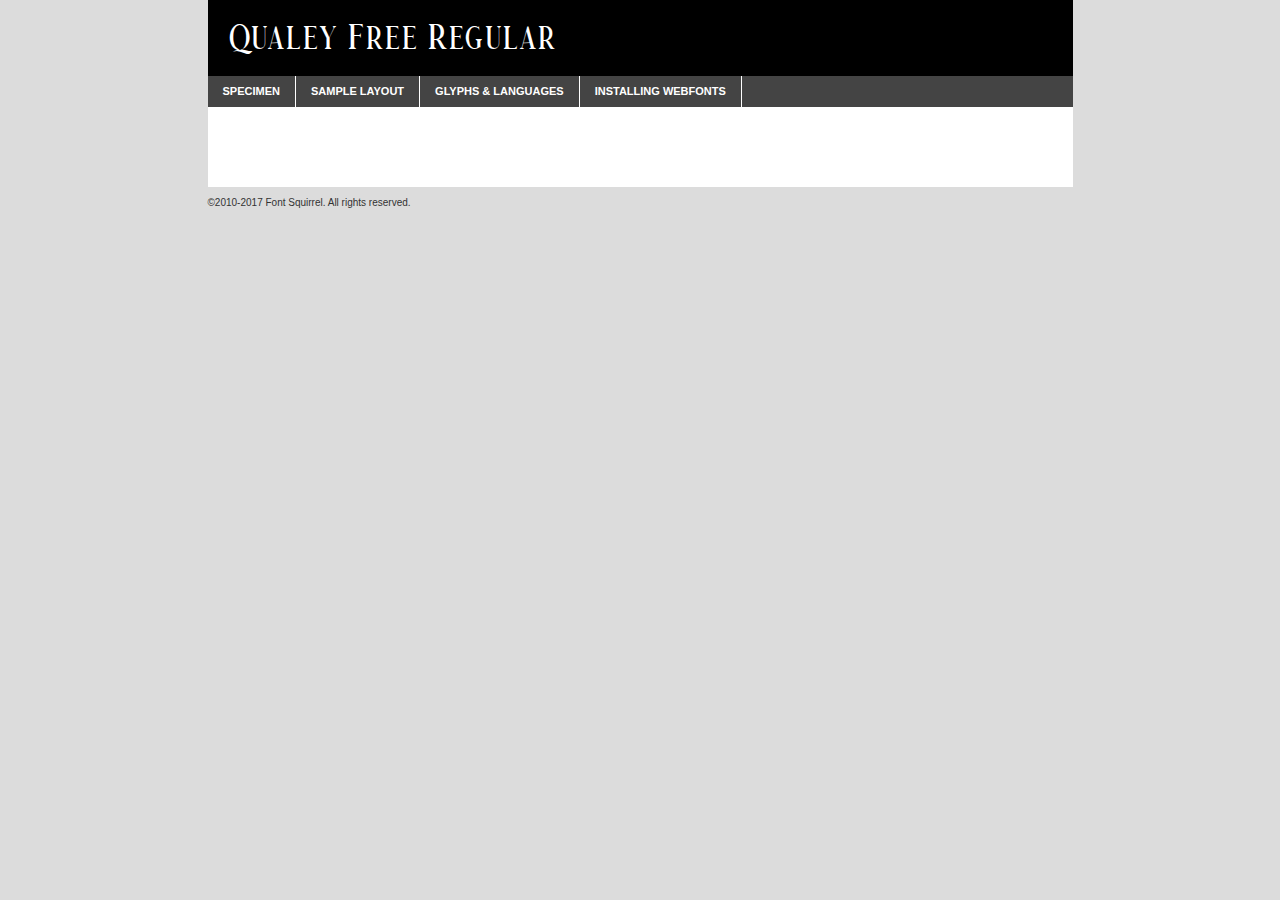
<file: assets/fonts/qualey-regular/qualey-demo.html>
<!DOCTYPE html PUBLIC "-//W3C//DTD XHTML 1.0 Transitional//EN"
        "http://www.w3.org/TR/xhtml1/DTD/xhtml1-transitional.dtd">

<html xmlns="http://www.w3.org/1999/xhtml" xml:lang="en" lang="en">
<head>
    <meta http-equiv="Content-Type" content="text/html; charset=utf-8"/>
    <script src="http://ajax.googleapis.com/ajax/libs/jquery/1.7.2/jquery.min.js" type="text/javascript" charset="utf-8"></script>
    <script type="text/javascript">
		(function($) {
			$.fn.easyTabs = function(option) {
				var param = jQuery.extend({ fadeSpeed: 'fast', defaultContent: 1, activeClass: 'active' }, option);
				$(this).each(function() {
					var thisId = '#' + this.id;
					if ( param.defaultContent == '' )
					{
						param.defaultContent = 1;
					}
					if ( typeof param.defaultContent == 'number' )
					{
						var defaultTab = $(thisId + ' .tabs li:eq(' + (param.defaultContent - 1) + ') a').attr('href').substr(1);
					}
					else
					{
						var defaultTab = param.defaultContent;
					}
					$(thisId + ' .tabs li a').each(function() {
						var tabToHide = $(this).attr('href').substr(1);
						$('#' + tabToHide).addClass('easytabs-tab-content');
					});
					hideAll();
					changeContent(defaultTab);

					function hideAll() {$(thisId + ' .easytabs-tab-content').hide();}

					function changeContent(tabId)
					{
						hideAll();
						$(thisId + ' .tabs li').removeClass(param.activeClass);
						$(thisId + ' .tabs li a[href=#' + tabId + ']').closest('li').addClass(param.activeClass);
						if ( param.fadeSpeed != 'none' )
						{
							$(thisId + ' #' + tabId).fadeIn(param.fadeSpeed);
						}
						else
						{
							$(thisId + ' #' + tabId).show();
						}
					}

					$(thisId + ' .tabs li').click(function() {
						var tabId = $(this).find('a').attr('href').substr(1);
						changeContent(tabId);
						return false;
					});
				});
			}
		})(jQuery);
    </script>
    <link rel="stylesheet" href="specimen_files/specimen_stylesheet.css" type="text/css" charset="utf-8"/>
    <link rel="stylesheet" href="stylesheet.css" type="text/css" charset="utf-8"/>

    <style type="text/css">
        		body {
			font-family: 'qualey_freeregular';
        		}

            </style>

    <title>Qualey Free Regular Specimen</title>


    <script type="text/javascript" charset="utf-8">
		$(document).ready(function() {
			$('#container').easyTabs({ defaultContent: 1 });
		});
    </script>
</head>

<body>
<div id="container">
    <div id="header">
		Qualey Free Regular    </div>
    <ul class="tabs">
        <li><a href="#specimen">Specimen</a></li>
        <li><a href="#layout">Sample Layout</a></li>
		        <li><a href="#glyphs">Glyphs &amp; Languages</a></li>
        <li><a href="#installing">Installing Webfonts</a></li>

    </ul>

    <div id="main_content">


        <div id="specimen">

            <div class="section">
                <div class="grid12 firstcol">
                    <div class="huge">AaBb</div>
                </div>
            </div>

            <div class="section">
                <div class="glyph_range">A&#x200B;B&#x200b;C&#x200b;D&#x200b;E&#x200b;F&#x200b;G&#x200b;H&#x200b;I&#x200b;J&#x200b;K&#x200b;L&#x200b;M&#x200b;N&#x200b;O&#x200b;P&#x200b;Q&#x200b;R&#x200b;S&#x200b;T&#x200b;U&#x200b;V&#x200b;W&#x200b;X&#x200b;Y&#x200b;Z&#x200b;a&#x200b;b&#x200b;c&#x200b;d&#x200b;e&#x200b;f&#x200b;g&#x200b;h&#x200b;i&#x200b;j&#x200b;k&#x200b;l&#x200b;m&#x200b;n&#x200b;o&#x200b;p&#x200b;q&#x200b;r&#x200b;s&#x200b;t&#x200b;u&#x200b;v&#x200b;w&#x200b;x&#x200b;y&#x200b;z&#x200b;1&#x200b;2&#x200b;3&#x200b;4&#x200b;5&#x200b;6&#x200b;7&#x200b;8&#x200b;9&#x200b;0&#x200b;&amp;&#x200b;.&#x200b;,&#x200b;?&#x200b;!&#x200b;&#64;&#x200b;(&#x200b;)&#x200b;#&#x200b;$&#x200b;%&#x200b;*&#x200b;+&#x200b;-&#x200b;=&#x200b;:&#x200b;;</div>
            </div>
            <div class="section">
                <div class="grid12 firstcol">
                    <table class="sample_table">
                        <tr>
                            <td>10</td>
                            <td class="size10">abcdefghijklmnopqrstuvwxyzABCDEFGHIJKLMNOPQRSTUVWXYZ0123456789abcdefghijklmnopqrstuvwxyzABCDEFGHIJKLMNOPQRSTUVWXYZ0123456789abcdefghijklmnopqrstuvwxyzABCDEFGHIJKLMNOPQRSTUVWXYZ</td>
                        </tr>
                        <tr>
                            <td>11</td>
                            <td class="size11">abcdefghijklmnopqrstuvwxyzABCDEFGHIJKLMNOPQRSTUVWXYZ0123456789abcdefghijklmnopqrstuvwxyzABCDEFGHIJKLMNOPQRSTUVWXYZ0123456789abcdefghijklmnopqrstuvwxyzABCDEFGHIJKLMNOPQRSTUVWXYZ</td>
                        </tr>
                        <tr>
                            <td>12</td>
                            <td class="size12">abcdefghijklmnopqrstuvwxyzABCDEFGHIJKLMNOPQRSTUVWXYZ0123456789abcdefghijklmnopqrstuvwxyzABCDEFGHIJKLMNOPQRSTUVWXYZ0123456789abcdefghijklmnopqrstuvwxyzABCDEFGHIJKLMNOPQRSTUVWXYZ</td>
                        </tr>
                        <tr>
                            <td>13</td>
                            <td class="size13">abcdefghijklmnopqrstuvwxyzABCDEFGHIJKLMNOPQRSTUVWXYZ0123456789abcdefghijklmnopqrstuvwxyzABCDEFGHIJKLMNOPQRSTUVWXYZ0123456789abcdefghijklmnopqrstuvwxyzABCDEFGHIJKLMNOPQRSTUVWXYZ</td>
                        </tr>
                        <tr>
                            <td>14</td>
                            <td class="size14">abcdefghijklmnopqrstuvwxyzABCDEFGHIJKLMNOPQRSTUVWXYZ0123456789abcdefghijklmnopqrstuvwxyzABCDEFGHIJKLMNOPQRSTUVWXYZ0123456789abcdefghijklmnopqrstuvwxyzABCDEFGHIJKLMNOPQRSTUVWXYZ</td>
                        </tr>
                        <tr>
                            <td>16</td>
                            <td class="size16">abcdefghijklmnopqrstuvwxyzABCDEFGHIJKLMNOPQRSTUVWXYZ0123456789abcdefghijklmnopqrstuvwxyzABCDEFGHIJKLMNOPQRSTUVWXYZ</td>
                        </tr>
                        <tr>
                            <td>18</td>
                            <td class="size18">abcdefghijklmnopqrstuvwxyzABCDEFGHIJKLMNOPQRSTUVWXYZ0123456789abcdefghijklmnopqrstuvwxyzABCDEFGHIJKLMNOPQRSTUVWXYZ</td>
                        </tr>
                        <tr>
                            <td>20</td>
                            <td class="size20">abcdefghijklmnopqrstuvwxyzABCDEFGHIJKLMNOPQRSTUVWXYZ0123456789abcdefghijklmnopqrstuvwxyzABCDEFGHIJKLMNOPQRSTUVWXYZ</td>
                        </tr>
                        <tr>
                            <td>24</td>
                            <td class="size24">abcdefghijklmnopqrstuvwxyzABCDEFGHIJKLMNOPQRSTUVWXYZ0123456789abcdefghijklmnopqrstuvwxyzABCDEFGHIJKLMNOPQRSTUVWXYZ</td>
                        </tr>
                        <tr>
                            <td>30</td>
                            <td class="size30">abcdefghijklmnopqrstuvwxyzABCDEFGHIJKLMNOPQRSTUVWXYZ0123456789abcdefghijklmnopqrstuvwxyzABCDEFGHIJKLMNOPQRSTUVWXYZ</td>
                        </tr>
                        <tr>
                            <td>36</td>
                            <td class="size36">abcdefghijklmnopqrstuvwxyzABCDEFGHIJKLMNOPQRSTUVWXYZ0123456789abcdefghijklmnopqrstuvwxyzABCDEFGHIJKLMNOPQRSTUVWXYZ</td>
                        </tr>
                        <tr>
                            <td>48</td>
                            <td class="size48">abcdefghijklmnopqrstuvwxyzABCDEFGHIJKLMNOPQRSTUVWXYZ0123456789abcdefghijklmnopqrstuvwxyzABCDEFGHIJKLMNOPQRSTUVWXYZ</td>
                        </tr>
                        <tr>
                            <td>60</td>
                            <td class="size60">abcdefghijklmnopqrstuvwxyzABCDEFGHIJKLMNOPQRSTUVWXYZ0123456789abcdefghijklmnopqrstuvwxyzABCDEFGHIJKLMNOPQRSTUVWXYZ</td>
                        </tr>
                        <tr>
                            <td>72</td>
                            <td class="size72">abcdefghijklmnopqrstuvwxyzABCDEFGHIJKLMNOPQRSTUVWXYZ0123456789abcdefghijklmnopqrstuvwxyzABCDEFGHIJKLMNOPQRSTUVWXYZ</td>
                        </tr>
                        <tr>
                            <td>90</td>
                            <td class="size90">abcdefghijklmnopqrstuvwxyzABCDEFGHIJKLMNOPQRSTUVWXYZ0123456789abcdefghijklmnopqrstuvwxyzABCDEFGHIJKLMNOPQRSTUVWXYZ</td>
                        </tr>
                    </table>

                </div>

            </div>


            <div class="section" id="bodycomparison">


                <div id="xheight">
                    <div class="fontbody">&#x25FC;&#x25FC;&#x25FC;&#x25FC;&#x25FC;&#x25FC;&#x25FC;&#x25FC;&#x25FC;&#x25FC;&#x25FC;&#x25FC;&#x25FC;&#x25FC;&#x25FC;&#x25FC;&#x25FC;&#x25FC;&#x25FC;&#x25FC;&#x25FC;&#x25FC;&#x25FC;&#x25FC;&#x25FC;&#x25FC;&#x25FC;&#x25FC;&#x25FC;&#x25FC;&#x25FC;&#x25FC;&#x25FC;&#x25FC;&#x25FC;&#x25FC;&#x25FC;&#x25FC;&#x25FC;&#x25FC;&#x25FC;&#x25FC;&#x25FC;&#x25FC;&#x25FC;&#x25FC;&#x25FC;&#x25FC;&#x25FC;&#x25FC;&#x25FC;&#x25FC;&#x25FC;&#x25FC;&#x25FC;&#x25FC;&#x25FC;&#x25FC;&#x25FC;&#x25FC;&#x25FC;&#x25FC;&#x25FC;&#x25FC;&#x25FC;&#x25FC;&#x25FC;&#x25FC;&#x25FC;&#x25FC;&#x25FC;&#x25FC;&#x25FC;&#x25FC;&#x25FC;&#x25FC;&#x25FC;&#x25FC;&#x25FC;&#x25FC;&#x25FC;&#x25FC;&#x25FC;&#x25FC;&#x25FC;&#x25FC;&#x25FC;&#x25FC;&#x25FC;&#x25FC;&#x25FC;&#x25FC;&#x25FC;&#x25FC;&#x25FC;&#x25FC;&#x25FC;&#x25FC;&#x25FC;body</div>
                    <div class="arialbody">body</div>
                    <div class="verdanabody">body</div>
                    <div class="georgiabody">body</div>
                </div>
                <div class="fontbody" style="z-index:1">
                    body<span>Qualey Free Regular</span>
                </div>
                <div class="arialbody" style="z-index:1">
                    body<span>Arial</span>
                </div>
                <div class="verdanabody" style="z-index:1">
                    body<span>Verdana</span>
                </div>
                <div class="georgiabody" style="z-index:1">
                    body<span>Georgia</span>
                </div>


            </div>


            <div class="section psample psample_row1" id="">

                <div class="grid2 firstcol">
                    <p class="size10"><span>10.</span>Aenean lacinia bibendum nulla sed consectetur. Fusce dapibus, tellus ac cursus commodo, tortor mauris condimentum nibh, ut fermentum massa justo sit amet risus. Nullam id dolor id nibh ultricies vehicula ut id elit. Cum sociis natoque penatibus et magnis dis parturient montes, nascetur ridiculus mus. Nulla vitae elit libero, a pharetra augue.</p>

                </div>
                <div class="grid3">
                    <p class="size11"><span>11.</span>Aenean lacinia bibendum nulla sed consectetur. Fusce dapibus, tellus ac cursus commodo, tortor mauris condimentum nibh, ut fermentum massa justo sit amet risus. Nullam id dolor id nibh ultricies vehicula ut id elit. Cum sociis natoque penatibus et magnis dis parturient montes, nascetur ridiculus mus. Nulla vitae elit libero, a pharetra augue.</p>

                </div>
                <div class="grid3">
                    <p class="size12"><span>12.</span>Aenean lacinia bibendum nulla sed consectetur. Fusce dapibus, tellus ac cursus commodo, tortor mauris condimentum nibh, ut fermentum massa justo sit amet risus. Nullam id dolor id nibh ultricies vehicula ut id elit. Cum sociis natoque penatibus et magnis dis parturient montes, nascetur ridiculus mus. Nulla vitae elit libero, a pharetra augue.</p>

                </div>
                <div class="grid4">
                    <p class="size13"><span>13.</span>Aenean lacinia bibendum nulla sed consectetur. Fusce dapibus, tellus ac cursus commodo, tortor mauris condimentum nibh, ut fermentum massa justo sit amet risus. Nullam id dolor id nibh ultricies vehicula ut id elit. Cum sociis natoque penatibus et magnis dis parturient montes, nascetur ridiculus mus. Nulla vitae elit libero, a pharetra augue.</p>

                </div>
                <div class="white_blend"></div>

            </div>
            <div class="section psample psample_row2" id="">
                <div class="grid3 firstcol">
                    <p class="size14"><span>14.</span>Aenean lacinia bibendum nulla sed consectetur. Fusce dapibus, tellus ac cursus commodo, tortor mauris condimentum nibh, ut fermentum massa justo sit amet risus. Nullam id dolor id nibh ultricies vehicula ut id elit. Cum sociis natoque penatibus et magnis dis parturient montes, nascetur ridiculus mus. Nulla vitae elit libero, a pharetra augue.</p>

                </div>
                <div class="grid4">
                    <p class="size16"><span>16.</span>Aenean lacinia bibendum nulla sed consectetur. Fusce dapibus, tellus ac cursus commodo, tortor mauris condimentum nibh, ut fermentum massa justo sit amet risus. Nullam id dolor id nibh ultricies vehicula ut id elit. Cum sociis natoque penatibus et magnis dis parturient montes, nascetur ridiculus mus. Nulla vitae elit libero, a pharetra augue.</p>

                </div>
                <div class="grid5">
                    <p class="size18"><span>18.</span>Aenean lacinia bibendum nulla sed consectetur. Fusce dapibus, tellus ac cursus commodo, tortor mauris condimentum nibh, ut fermentum massa justo sit amet risus. Nullam id dolor id nibh ultricies vehicula ut id elit. Cum sociis natoque penatibus et magnis dis parturient montes, nascetur ridiculus mus. Nulla vitae elit libero, a pharetra augue.</p>

                </div>

                <div class="white_blend"></div>

            </div>

            <div class="section psample psample_row3" id="">
                <div class="grid5 firstcol">
                    <p class="size20"><span>20.</span>Aenean lacinia bibendum nulla sed consectetur. Fusce dapibus, tellus ac cursus commodo, tortor mauris condimentum nibh, ut fermentum massa justo sit amet risus. Nullam id dolor id nibh ultricies vehicula ut id elit. Cum sociis natoque penatibus et magnis dis parturient montes, nascetur ridiculus mus. Nulla vitae elit libero, a pharetra augue.</p>
                </div>
                <div class="grid7">
                    <p class="size24"><span>24.</span>Aenean lacinia bibendum nulla sed consectetur. Fusce dapibus, tellus ac cursus commodo, tortor mauris condimentum nibh, ut fermentum massa justo sit amet risus. Nullam id dolor id nibh ultricies vehicula ut id elit. Cum sociis natoque penatibus et magnis dis parturient montes, nascetur ridiculus mus. Nulla vitae elit libero, a pharetra augue.</p>
                </div>

                <div class="white_blend"></div>

            </div>

            <div class="section psample psample_row4" id="">
                <div class="grid12 firstcol">
                    <p class="size30"><span>30.</span>Aenean lacinia bibendum nulla sed consectetur. Fusce dapibus, tellus ac cursus commodo, tortor mauris condimentum nibh, ut fermentum massa justo sit amet risus. Nullam id dolor id nibh ultricies vehicula ut id elit. Cum sociis natoque penatibus et magnis dis parturient montes, nascetur ridiculus mus. Nulla vitae elit libero, a pharetra augue.</p>
                </div>
                <div class="white_blend"></div>

            </div>


            <div class="section psample psample_row1 fullreverse">
                <div class="grid2 firstcol">
                    <p class="size10"><span>10.</span>Aenean lacinia bibendum nulla sed consectetur. Fusce dapibus, tellus ac cursus commodo, tortor mauris condimentum nibh, ut fermentum massa justo sit amet risus. Nullam id dolor id nibh ultricies vehicula ut id elit. Cum sociis natoque penatibus et magnis dis parturient montes, nascetur ridiculus mus. Nulla vitae elit libero, a pharetra augue.</p>

                </div>
                <div class="grid3">
                    <p class="size11"><span>11.</span>Aenean lacinia bibendum nulla sed consectetur. Fusce dapibus, tellus ac cursus commodo, tortor mauris condimentum nibh, ut fermentum massa justo sit amet risus. Nullam id dolor id nibh ultricies vehicula ut id elit. Cum sociis natoque penatibus et magnis dis parturient montes, nascetur ridiculus mus. Nulla vitae elit libero, a pharetra augue.</p>

                </div>
                <div class="grid3">
                    <p class="size12"><span>12.</span>Aenean lacinia bibendum nulla sed consectetur. Fusce dapibus, tellus ac cursus commodo, tortor mauris condimentum nibh, ut fermentum massa justo sit amet risus. Nullam id dolor id nibh ultricies vehicula ut id elit. Cum sociis natoque penatibus et magnis dis parturient montes, nascetur ridiculus mus. Nulla vitae elit libero, a pharetra augue.</p>

                </div>
                <div class="grid4">
                    <p class="size13"><span>13.</span>Aenean lacinia bibendum nulla sed consectetur. Fusce dapibus, tellus ac cursus commodo, tortor mauris condimentum nibh, ut fermentum massa justo sit amet risus. Nullam id dolor id nibh ultricies vehicula ut id elit. Cum sociis natoque penatibus et magnis dis parturient montes, nascetur ridiculus mus. Nulla vitae elit libero, a pharetra augue.</p>

                </div>
                <div class="black_blend"></div>

            </div>

            <div class="section psample psample_row2 fullreverse">
                <div class="grid3 firstcol">
                    <p class="size14"><span>14.</span>Aenean lacinia bibendum nulla sed consectetur. Fusce dapibus, tellus ac cursus commodo, tortor mauris condimentum nibh, ut fermentum massa justo sit amet risus. Nullam id dolor id nibh ultricies vehicula ut id elit. Cum sociis natoque penatibus et magnis dis parturient montes, nascetur ridiculus mus. Nulla vitae elit libero, a pharetra augue.</p>

                </div>
                <div class="grid4">
                    <p class="size16"><span>16.</span>Aenean lacinia bibendum nulla sed consectetur. Fusce dapibus, tellus ac cursus commodo, tortor mauris condimentum nibh, ut fermentum massa justo sit amet risus. Nullam id dolor id nibh ultricies vehicula ut id elit. Cum sociis natoque penatibus et magnis dis parturient montes, nascetur ridiculus mus. Nulla vitae elit libero, a pharetra augue.</p>

                </div>
                <div class="grid5">
                    <p class="size18"><span>18.</span>Aenean lacinia bibendum nulla sed consectetur. Fusce dapibus, tellus ac cursus commodo, tortor mauris condimentum nibh, ut fermentum massa justo sit amet risus. Nullam id dolor id nibh ultricies vehicula ut id elit. Cum sociis natoque penatibus et magnis dis parturient montes, nascetur ridiculus mus. Nulla vitae elit libero, a pharetra augue.</p>

                </div>
                <div class="black_blend"></div>

            </div>

            <div class="section psample fullreverse psample_row3" id="">
                <div class="grid5 firstcol">
                    <p class="size20"><span>20.</span>Aenean lacinia bibendum nulla sed consectetur. Fusce dapibus, tellus ac cursus commodo, tortor mauris condimentum nibh, ut fermentum massa justo sit amet risus. Nullam id dolor id nibh ultricies vehicula ut id elit. Cum sociis natoque penatibus et magnis dis parturient montes, nascetur ridiculus mus. Nulla vitae elit libero, a pharetra augue.</p>
                </div>
                <div class="grid7">
                    <p class="size24"><span>24.</span>Aenean lacinia bibendum nulla sed consectetur. Fusce dapibus, tellus ac cursus commodo, tortor mauris condimentum nibh, ut fermentum massa justo sit amet risus. Nullam id dolor id nibh ultricies vehicula ut id elit. Cum sociis natoque penatibus et magnis dis parturient montes, nascetur ridiculus mus. Nulla vitae elit libero, a pharetra augue.</p>
                </div>

                <div class="black_blend"></div>

            </div>

            <div class="section psample fullreverse psample_row4" id="" style="border-bottom: 20px #000 solid;">
                <div class="grid12 firstcol">
                    <p class="size30"><span>30.</span>Aenean lacinia bibendum nulla sed consectetur. Fusce dapibus, tellus ac cursus commodo, tortor mauris condimentum nibh, ut fermentum massa justo sit amet risus. Nullam id dolor id nibh ultricies vehicula ut id elit. Cum sociis natoque penatibus et magnis dis parturient montes, nascetur ridiculus mus. Nulla vitae elit libero, a pharetra augue.</p>
                </div>
                <div class="black_blend"></div>

            </div>


        </div>

        <div id="layout">

            <div class="section">

                <div class="grid12 firstcol">
                    <h1>Lorem Ipsum Dolor</h1>
                    <h2>Etiam porta sem malesuada magna mollis euismod</h2>

                    <p class="byline">By <a href="#link">Aenean Lacinia</a></p>
                </div>
            </div>
            <div class="section">
                <div class="grid8 firstcol">
                    <p class="large">Donec sed odio dui. Morbi leo risus, porta ac consectetur ac, vestibulum at eros. Fusce dapibus, tellus ac cursus commodo, tortor mauris condimentum nibh, ut fermentum massa justo sit amet risus. </p>


                    <h3>Pellentesque ornare sem</h3>

                    <p>Maecenas sed diam eget risus varius blandit sit amet non magna. Maecenas faucibus mollis interdum. Donec ullamcorper nulla non metus auctor fringilla. Nullam id dolor id nibh ultricies vehicula ut id elit. Nullam id dolor id nibh ultricies vehicula ut id elit. </p>

                    <p>Aenean eu leo quam. Pellentesque ornare sem lacinia quam venenatis vestibulum. Lorem ipsum dolor sit amet, consectetur adipiscing elit. Cum sociis natoque penatibus et magnis dis parturient montes, nascetur ridiculus mus. </p>

                    <p>Nulla vitae elit libero, a pharetra augue. Praesent commodo cursus magna, vel scelerisque nisl consectetur et. Aenean lacinia bibendum nulla sed consectetur. </p>

                    <p>Nullam quis risus eget urna mollis ornare vel eu leo. Nullam quis risus eget urna mollis ornare vel eu leo. Maecenas sed diam eget risus varius blandit sit amet non magna. Donec ullamcorper nulla non metus auctor fringilla. </p>

                    <h3>Cras mattis consectetur</h3>

                    <p>Aenean eu leo quam. Pellentesque ornare sem lacinia quam venenatis vestibulum. Aenean lacinia bibendum nulla sed consectetur. Integer posuere erat a ante venenatis dapibus posuere velit aliquet. Cras mattis consectetur purus sit amet fermentum. </p>

                    <p>Nullam id dolor id nibh ultricies vehicula ut id elit. Nullam quis risus eget urna mollis ornare vel eu leo. Cras mattis consectetur purus sit amet fermentum.</p>
                </div>

                <div class="grid4 sidebar">

                    <div class="box reverse">
                        <p class="last">Nullam quis risus eget urna mollis ornare vel eu leo. Donec ullamcorper nulla non metus auctor fringilla. Cras mattis consectetur purus sit amet fermentum. Sed posuere consectetur est at lobortis. Lorem ipsum dolor sit amet, consectetur adipiscing elit. </p>
                    </div>

                    <p class="caption">Maecenas sed diam eget risus varius.</p>

                    <p>Vestibulum id ligula porta felis euismod semper. Integer posuere erat a ante venenatis dapibus posuere velit aliquet. Vestibulum id ligula porta felis euismod semper. Sed posuere consectetur est at lobortis. Maecenas sed diam eget risus varius blandit sit amet non magna. Fusce dapibus, tellus ac cursus commodo, tortor mauris condimentum nibh, ut fermentum massa justo sit amet risus. </p>


                    <p>Duis mollis, est non commodo luctus, nisi erat porttitor ligula, eget lacinia odio sem nec elit. Aenean lacinia bibendum nulla sed consectetur. Vivamus sagittis lacus vel augue laoreet rutrum faucibus dolor auctor. Aenean lacinia bibendum nulla sed consectetur. Nullam quis risus eget urna mollis ornare vel eu leo. </p>

                    <p>Praesent commodo cursus magna, vel scelerisque nisl consectetur et. Donec ullamcorper nulla non metus auctor fringilla. Maecenas faucibus mollis interdum. Fusce dapibus, tellus ac cursus commodo, tortor mauris condimentum nibh, ut fermentum massa justo sit amet risus. </p>

                </div>
            </div>

        </div>


		

        <div id="glyphs">
            <div class="section">
                <div class="grid12 firstcol">

                    <h1>Language Support</h1>
                    <p>The subset of Qualey Free Regular in this kit supports the following languages:<br/>

						English, Arrernte, Bislama, Cebuano, Fijian, Gilbertese, Hmong, Ibanag, Iloko_ilokano, Interglossa_glosa, Interlingua, Lojban, Norfolk_pitcairnese, Oromo, Rotokas, Seychelles_creole, Shona, Somali, Southern_ndebele, Swahili, Swati_swazi, Tok_pisin, Warlpiri, Xhosa, Zulu, Latinbasic, Demo                    </p>
                    <h1>Glyph Chart</h1>
                    <p>The subset of Qualey Free Regular in this kit includes all the glyphs listed below. Unicode entities are included above each glyph to help you insert individual characters into your layout.</p>
                    <div id="glyph_chart">

																																	                                <div><p>&amp;#10;</p>&#10;</div>
																				                                <div><p>&amp;#13;</p>&#13;</div>
																				                                <div><p>&amp;#32;</p>&#32;</div>
																				                                <div><p>&amp;#65;</p>&#65;</div>
																				                                <div><p>&amp;#66;</p>&#66;</div>
																				                                <div><p>&amp;#67;</p>&#67;</div>
																				                                <div><p>&amp;#68;</p>&#68;</div>
																				                                <div><p>&amp;#69;</p>&#69;</div>
																				                                <div><p>&amp;#70;</p>&#70;</div>
																				                                <div><p>&amp;#71;</p>&#71;</div>
																				                                <div><p>&amp;#72;</p>&#72;</div>
																				                                <div><p>&amp;#73;</p>&#73;</div>
																				                                <div><p>&amp;#74;</p>&#74;</div>
																				                                <div><p>&amp;#75;</p>&#75;</div>
																				                                <div><p>&amp;#76;</p>&#76;</div>
																				                                <div><p>&amp;#77;</p>&#77;</div>
																				                                <div><p>&amp;#78;</p>&#78;</div>
																				                                <div><p>&amp;#79;</p>&#79;</div>
																				                                <div><p>&amp;#80;</p>&#80;</div>
																				                                <div><p>&amp;#81;</p>&#81;</div>
																				                                <div><p>&amp;#82;</p>&#82;</div>
																				                                <div><p>&amp;#83;</p>&#83;</div>
																				                                <div><p>&amp;#84;</p>&#84;</div>
																				                                <div><p>&amp;#85;</p>&#85;</div>
																				                                <div><p>&amp;#86;</p>&#86;</div>
																				                                <div><p>&amp;#87;</p>&#87;</div>
																				                                <div><p>&amp;#88;</p>&#88;</div>
																				                                <div><p>&amp;#89;</p>&#89;</div>
																				                                <div><p>&amp;#90;</p>&#90;</div>
																				                                <div><p>&amp;#97;</p>&#97;</div>
																				                                <div><p>&amp;#98;</p>&#98;</div>
																				                                <div><p>&amp;#99;</p>&#99;</div>
																				                                <div><p>&amp;#100;</p>&#100;</div>
																				                                <div><p>&amp;#101;</p>&#101;</div>
																				                                <div><p>&amp;#102;</p>&#102;</div>
																				                                <div><p>&amp;#103;</p>&#103;</div>
																				                                <div><p>&amp;#104;</p>&#104;</div>
																				                                <div><p>&amp;#105;</p>&#105;</div>
																				                                <div><p>&amp;#106;</p>&#106;</div>
																				                                <div><p>&amp;#107;</p>&#107;</div>
																				                                <div><p>&amp;#108;</p>&#108;</div>
																				                                <div><p>&amp;#109;</p>&#109;</div>
																				                                <div><p>&amp;#110;</p>&#110;</div>
																				                                <div><p>&amp;#111;</p>&#111;</div>
																				                                <div><p>&amp;#112;</p>&#112;</div>
																				                                <div><p>&amp;#113;</p>&#113;</div>
																				                                <div><p>&amp;#114;</p>&#114;</div>
																				                                <div><p>&amp;#115;</p>&#115;</div>
																				                                <div><p>&amp;#116;</p>&#116;</div>
																				                                <div><p>&amp;#117;</p>&#117;</div>
																				                                <div><p>&amp;#118;</p>&#118;</div>
																				                                <div><p>&amp;#119;</p>&#119;</div>
																				                                <div><p>&amp;#120;</p>&#120;</div>
																				                                <div><p>&amp;#121;</p>&#121;</div>
																				                                <div><p>&amp;#122;</p>&#122;</div>
																				                                <div><p>&amp;#160;</p>&#160;</div>
																				                                <div><p>&amp;#173;</p>&#173;</div>
																				                                <div><p>&amp;#8192;</p>&#8192;</div>
																				                                <div><p>&amp;#8193;</p>&#8193;</div>
																				                                <div><p>&amp;#8194;</p>&#8194;</div>
																				                                <div><p>&amp;#8195;</p>&#8195;</div>
																				                                <div><p>&amp;#8196;</p>&#8196;</div>
																				                                <div><p>&amp;#8197;</p>&#8197;</div>
																				                                <div><p>&amp;#8198;</p>&#8198;</div>
																				                                <div><p>&amp;#8199;</p>&#8199;</div>
																				                                <div><p>&amp;#8200;</p>&#8200;</div>
																				                                <div><p>&amp;#8201;</p>&#8201;</div>
																				                                <div><p>&amp;#8202;</p>&#8202;</div>
																				                                <div><p>&amp;#8239;</p>&#8239;</div>
																				                                <div><p>&amp;#8287;</p>&#8287;</div>
																				                                <div><p>&amp;#9724;</p>&#9724;</div>
																																                    </div>
                </div>


            </div>
        </div>


        <div id="specs">

        </div>

        <div id="installing">
            <div class="section">
                <div class="grid7 firstcol">
                    <h1>Installing Webfonts</h1>

                    <p>Webfonts are supported by all major browser platforms but not all in the same way. There are currently four different font formats that must be included in order to target all browsers. This includes TTF, WOFF, EOT and SVG.</p>

                    <h2>1. Upload your webfonts</h2>
                    <p>You must upload your webfont kit to your website. They should be in or near the same directory as your CSS files.</p>

                    <h2>2. Include the webfont stylesheet</h2>
                    <p>A special CSS @font-face declaration helps the various browsers select the appropriate font it needs without causing you a bunch of headaches. Learn more about this syntax by reading the <a href="https://www.fontspring.com/blog/further-hardening-of-the-bulletproof-syntax">Fontspring blog post</a> about it. The code for it is as follows:</p>


                    <code>
                        @font-face{
                        font-family: 'MyWebFont';
                        src: url('WebFont.eot');
                        src: url('WebFont.eot?#iefix') format('embedded-opentype'),
                        url('WebFont.woff') format('woff'),
                        url('WebFont.ttf') format('truetype'),
                        url('WebFont.svg#webfont') format('svg');
                        }
                    </code>

                    <p>We've already gone ahead and generated the code for you. All you have to do is link to the stylesheet in your HTML, like this:</p>
                    <code>&lt;link rel=&quot;stylesheet&quot; href=&quot;stylesheet.css&quot; type=&quot;text/css&quot; charset=&quot;utf-8&quot; /&gt;</code>

                    <h2>3. Modify your own stylesheet</h2>
                    <p>To take advantage of your new fonts, you must tell your stylesheet to use them. Look at the original @font-face declaration above and find the property called "font-family." The name linked there will be what you use to reference the font. Prepend that webfont name to the font stack in the "font-family" property, inside the selector you want to change. For example:</p>
                    <code>p { font-family: 'WebFont', Arial, sans-serif; }</code>

                    <h2>4. Test</h2>
                    <p>Getting webfonts to work cross-browser <em>can</em> be tricky. Use the information in the sidebar to help you if you find that fonts aren't loading in a particular browser.</p>
                </div>

                <div class="grid5 sidebar">
                    <div class="box">
                        <h2>Troubleshooting<br/>Font-Face Problems</h2>
                        <p>Having trouble getting your webfonts to load in your new website? Here are some tips to sort out what might be the problem.</p>

                        <h3>Fonts not showing in any browser</h3>

                        <p>This sounds like you need to work on the plumbing. You either did not upload the fonts to the correct directory, or you did not link the fonts properly in the CSS. If you've confirmed that all this is correct and you still have a problem, take a look at your .htaccess file and see if requests are getting intercepted.</p>

                        <h3>Fonts not loading in iPhone or iPad</h3>

                        <p>The most common problem here is that you are serving the fonts from an IIS server. IIS refuses to serve files that have unknown MIME types. If that is the case, you must set the MIME type for SVG to "image/svg+xml" in the server settings. Follow these instructions from Microsoft if you need help.</p>

                        <h3>Fonts not loading in Firefox</h3>

                        <p>The primary reason for this failure? You are still using a version Firefox older than 3.5. So upgrade already! If that isn't it, then you are very likely serving fonts from a different domain. Firefox requires that all font assets be served from the same domain. Lastly it is possible that you need to add WOFF to your list of MIME types (if you are serving via IIS.)</p>

                        <h3>Fonts not loading in IE</h3>

                        <p>Are you looking at Internet Explorer on an actual Windows machine or are you cheating by using a service like Adobe BrowserLab? Many of these screenshot services do not render @font-face for IE. Best to test it on a real machine.</p>

                        <h3>Fonts not loading in IE9</h3>

                        <p>IE9, like Firefox, requires that fonts be served from the same domain as the website. Make sure that is the case.</p>
                    </div>
                </div>
            </div>

        </div>

    </div>
    <div id="footer">
        <p>&copy;2010-2017 Font Squirrel. All rights reserved.</p>
    </div>
</div>
</body>
</html>
</file>
<file: assets/css/responsive.css>
@import url('style.css');

h2{
    line-height: 1;
}

@media only screen and (max-width: 1090px) {
    section.sec_1.services .section_wrapper .content_wrapper .diagonal_strip.pre {
        right: -120px;
        transform: translateY(10%);
    }
}

@media only screen and (max-width: 1000px) {
    section.sec_1.services .section_wrapper .content_wrapper .diagonal_strip.pre {
        z-index: -1;
        right: 0;
    }
}

@media only screen and (max-width: 991px) {
    .ham_wrapper {
        display: block !important;
    }
    .navbardisap{
        display: none !important;
    }
    .sec_2 .section_wrapper{
        flex-shrink: 1;
    }
    .sec_1 .section_wrapper .content_wrapper .diagonal_strip{
        right: 0;
    }
    .sec_2 .section_wrapper .content_wrapper .left{
        padding-left: 130px;
    }
    .sec_2 .section_wrapper .content_wrapper .right p{
        max-width: unset;
    }
    .sec_3 .section_wrapper .content_wrapper .right h2{
        padding-left: 20px;
    }
    section.contact .right p{
        margin-top: 20px;
    }
    .sec_2 .section_wrapper .content_wrapper .right h2{
        margin-top: 30px;
    }
    .sec_3 .section_wrapper .content_wrapper .right .carousel_wrapper{
        padding-left: 50px;
    }
    .sec_3 .section_wrapper .content_wrapper .right .carousel_wrapper .left_arrow{
        left: 10px;
    }
    .sec_1 .section_wrapper .content_wrapper .diagonal_strip{
        top: 180px;
    }
    .sec_1 .section_wrapper .content_wrapper .diagonal_strip>img{
        width:100%;
    }
    .sec_1 .section_wrapper .content_wrapper .diagonal_strip .strip_content .content_itself{
        padding: 30px;
    }
    .about_us_sec2 .section_wrapper .content_wrapper .right{
        padding-left: 120px;
    }
    .about_us_sec2 .section_wrapper .content_wrapper .lower_strip .image_wrapper img{
        transform: translateY(0px);
    }
    .about_us_sec2 .section_wrapper .content_wrapper .lower_strip .image_wrapper{
        justify-content: center;
    }
    .about_us_sec3 .section_wrapper .content_wrapper .right{
        padding-top: 50px;
    }
    section.sec_2.services .section_wrapper .content_wrapper .main_heading h2{
        padding-left: 130px;
    }
    section.sec_2.services .section_wrapper .content_wrapper .right p{
        margin-top: 50px;
    }
    .services_sec_3 .section_wrapper .content_wrapper .left .image_wrapper2{
        max-width: unset;
    }
    .services_sec_3 .section_wrapper .content_wrapper .left .image_wrapper2 img{
        transform: translate(0,0);
    }
    section.sec_4.services .section_wrapper .content_wrapper .right img{
        max-width: unset;
        margin-top: 40px;
    }
    section.sec_5.services .section_wrapper .content_wrapper .right .fish{
        max-width: unset;
    }
    section.sec_5.services .section_wrapper .content_wrapper .right .vertical_strip {
        transform: translate(50%, -110px) scaleX(-1);
        max-width: 200px;
    }
    section.sec_5.services .lower{
        max-width: 800px;
    }
    section.sec_5.services .lower .heading_wrapper {
        margin-bottom: 30px;
        max-width: unset;
    }
    section.sec_5.services .lower .heading_wrapper h2{
        display: inline-block;
        padding-left: 20px;
    }
    section.sec_5.services .lower .heading_wrapper h2:first-of-type{
        padding-left: 0px;
    }
    section.sec_1.services .section_wrapper .content_wrapper .diagonal_strip.pre {
        transform: scale(.7);
    }
    section.sec_3.services {
        padding-top: 150px;
    }
}


@media only screen and (max-width: 600px){
    .sec_1 .section_wrapper .content_wrapper .diagonal_strip .strip_content .content_itself{
        padding: 20px;
    }
    .sec_1 .section_wrapper .content_wrapper .diagonal_strip {
        top: 150px;
        transform: scale(.6);
        z-index: -1;
    }
    .sec_1 .section_wrapper .content_wrapper .diagonal_strip .strip_content .content_itself .text p{
        font-size: 11px;
    }
    .sec_1 .section_wrapper .content_wrapper .diagonal_strip .strip_content .content_itself img{
        max-width: 40px;
    }
    section.sec_1.services .section_wrapper .content_wrapper .diagonal_strip{
        transform: scale(.6) translate(40%, 20%);
        top: -100px;
    }    
    section.sec_1.services .section_wrapper .content_wrapper .diagonal_strip.paparazzi {
        top: -30px;
    }
    section#thegrandmasterstroke .section_wrapper .content_wrapper .diagonal_strip {
        top: 20px;
    }
    section#thechessboard .section_wrapper .content_wrapper .diagonal_strip {
        top: -40px;
    }
    section#themoodslayboard .section_wrapper .content_wrapper .diagonal_strip {
        top: 30px;
    }
    .sec_8 .section_wrapper .content_wrapper .heading_wrapper .diagonal_strip{
        transform: scale(0.5);
        transform-origin: top right;
    }
    section.sec_1.services .section_wrapper .content_wrapper .diagonal_strip.pre {
        transform: scale(.5);
    }
    section.contact .left .image_wrapper{
        right: -10px;
        transform: scale(0.6);
        transform-origin: top right;
        top: -57px;
    }
    .shape_section .image_wrapper{
        transform: scale(0.6);
        transform-origin: top right;
        right: -10px;
    }
    .sec_2 .section_wrapper .content_wrapper .floating_strip{
        transform: scale(0.6);
        transform-origin: top left;
        left: -12px;
    }
    .about_us_sec2 .section_wrapper .content_wrapper .floating_strip{
        transform: scale(0.6);
        transform-origin: top left;
        left: -12px;
    }
    footer .left img{
        margin-bottom: 20px;
    }
    .sec_2 .section_wrapper .content_wrapper{
        padding-block: 100px 0px;
    }
    .sec_8 .section_wrapper .content_wrapper .heading_wrapper h2:nth-of-type(2){
        padding-left: 0;
    }
    .sec_2 .section_wrapper .content_wrapper .left{
        padding-left: 50px; 
    }
    .about_us_sec3 .section_wrapper .content_wrapper {
        padding-block: 60px;
    }
    .about_us_sec3 .section_wrapper .content_wrapper .floating_block{
        transform: scale(0.6);
        transform-origin: top right;
    }
    .sec_8.about .section_wrapper .content_wrapper .heading_wrapper{
        padding-left: 0px;
    }
    .sec_8.about .section_wrapper .content_wrapper .heading_wrapper .diagonal_strip{
        left: auto;
        right: 0;
    }
    .sec_8.about .section_wrapper .content_wrapper .heading_wrapper h2:nth-of-type(2){
        padding-left: 10px;
    }
    .about_us_sec2 .section_wrapper .content_wrapper .right{
        padding-left: 50px;
    }
    .services_sec_3 .section_wrapper .content_wrapper .image_wrapper{
        transform: scale(0.6);
        transform-origin: top right;
        right: -13px;
        top: -57px;
    }    
    .sec_4 .section_wrapper .content_wrapper .floating_block{
        transform: scale(0.6);
        transform-origin: top right;
    }
    .sec_4 .section_wrapper .content_wrapper .right{
        padding-bottom: 250px;
    }
    section.sec_4.services{
        padding-bottom: 50px;
    }
    section.sec_5.services .section_wrapper .content_wrapper .heading_wrapper .diagonal_strip{
        transform: scale(0.7);
        transform-origin: top right;
        left: auto;
        right: 0;
    }
    section.sec_5.services .section_wrapper .content_wrapper .heading_wrapper .parent {
        margin-left: unset;
        max-width: 410px;
    }
    section.sec_5.services .section_wrapper .content_wrapper .right .vertical_strip{
        transform: scale(0.6) translate(50%, -110px) scaleX(-1);
        transform-origin: top center;
    }
    section.sec_3.services .section_wrapper .content_wrapper .right .heading_wrapper .image_wrapper{
        left: auto;
        right: 0;
        transform: translate(0%, -238px) scale(0.6);
    }
    section.sec_1.services .section_wrapper .content_wrapper .diagonal_strip.pre {
        transform: scale(.6);
        top: 60px;
    }
    section.sec_2.services .section_wrapper .content_wrapper .main_heading h2{
        padding-left: 65px;
    }
    .sec_5 .section_wrapper .content_wrapper .right{
        padding-bottom: 150px;
    }
    section.contact{
        padding-block: 50px 100px;
    }
    .sec_3 .section_wrapper .content_wrapper .right h4 {
        padding-left: 20px;
    }
    .sec_3 .section_wrapper .content_wrapper .right p {
        padding-left: 20px;
    }
    .sec_6 .section_wrapper .content_wrapper h2:nth-of-type(2) {
        padding-left: 0;
    }
    .sec_8 {
        padding-top: 40px;
    }
    section#clientele .section_wrapper .diagonal_strip {
        right: 20px;
        top: 10%;
    }
    .sec_1 .section_wrapper .content_wrapper .diagonal_strip.awards_page {
        top: -80px;
        right: 0;
        transform: scale(.6);
    }
    .sec_4 .section_wrapper .content_wrapper .floating_block {
        bottom: -100px;
    }
    section.sec_2.services .section_wrapper .content_wrapper .right p {
        margin-top: 42px;
    }    
    /* .readMoreBlock .allContent.sm-1 {
        max-height: 130px;
    }
    .readMoreBlock .allContent.sm {
        max-height: 143px;
    } */
    .sec_5 .lower {
        padding-block: 60px;
    }
    .sec_1 .section_wrapper .content_wrapper .diagonal_strip.about_page {
        top: -40px;
        right: -30px;
    }
    .sec_8.about {
        padding-top: 40px;
    }
    .services_sec_3 .section_wrapper .content_wrapper {
        padding-bottom: 60px;
    }
}


@media only screen and (min-width: 992px){
    .mobile_nav{
        display: none !important;
    }
}
</file>
<file: assets/fonts/qualey-regular/stylesheet.css>
/*! Generated by Font Squirrel (https://www.fontsquirrel.com) on November 20, 2023 */



@font-face {
    font-family: 'qualey_freeregular';
    src: url('qualey-webfont.woff2') format('woff2'),
         url('qualey-webfont.woff') format('woff');
    font-weight: normal;
    font-style: normal;

}
</file>
<file: assets/fonts/qualey-regular/specimen_files/specimen_stylesheet.css>
@import url('grid_12-825-55-15.css');

/*  
	CSS Reset by Eric Meyer - Released under Public Domain
    http://meyerweb.com/eric/tools/css/reset/
*/
html, body, div, span, applet, object, iframe,
h1, h2, h3, h4, h5, h6, p, blockquote, pre,
a, abbr, acronym, address, big, cite, code,
del, dfn, em, font, img, ins, kbd, q, s, samp,
small, strike, strong, sub, sup, tt, var,
b, u, i, center, dl, dt, dd, ol, ul, li,
fieldset, form, label, legend, table,
caption, tbody, tfoot, thead, tr, th, td {
	margin:         0;
	padding:        0;
	border:         0;
	outline:        0;
	font-size:      100%;
	vertical-align: baseline;
	background:     transparent;
}

body {
	line-height: 1;
}

ol, ul {
	list-style: none;
}

blockquote, q {
	quotes: none;
}

blockquote:before, blockquote:after,
q:before, q:after {
	content: '';
	content: none;
}

:focus {
	outline: 0;
}

ins {
	text-decoration: none;
}

del {
	text-decoration: line-through;
}

table {
	border-collapse: collapse;
	border-spacing:  0;
}


body {
	color:            #000;
	background-color: #dcdcdc;
}

a {
	text-decoration: none;
	color:           #1883ba;
}

h1 {
	font-size:     32px;
	font-weight:   normal;
	font-style:    normal;
	margin-bottom: 18px;
}

h2 {
	font-size: 18px;
}

#container {
	width:  865px;
	margin: 0px auto;
}


#header {
	padding:          20px;
	font-size:        36px;
	background-color: #000;
	color:            #fff;
}

#header span {
	color: #666;
}

#main_content {
	background-color: #fff;
	padding:          60px 20px 20px;
}


#footer p {
	margin:         0;
	padding-top:    10px;
	padding-bottom: 50px;
	color:          #333;
	font:           10px Arial, sans-serif;
}

.tabs {
	width:            100%;
	height:           31px;
	background-color: #444;
}

.tabs li {
	float:            left;
	margin:           0;
	overflow:         hidden;
	background-color: #444;
}

.tabs li a {
	display:         block;
	color:           #fff;
	text-decoration: none;
	font:            bold 11px/11px 'Arial';
	text-transform:  uppercase;
	padding:         10px 15px;
	border-right:    1px solid #fff;
}

.tabs li a:hover {
	background-color: #00b3ff;

}

.tabs li.active a {
	color:            #000;
	background-color: #fff;
}


div.huge {

	font-size:      300px;
	line-height:    1em;
	padding:        0;
	letter-spacing: -.02em;
	overflow:       hidden;
}

div.glyph_range {
	font-size:   72px;
	line-height: 1.1em;
}

.size10 {
	font-size: 10px;
}

.size11 {
	font-size: 11px;
}

.size12 {
	font-size: 12px;
}

.size13 {
	font-size: 13px;
}

.size14 {
	font-size: 14px;
}

.size16 {
	font-size: 16px;
}

.size18 {
	font-size: 18px;
}

.size20 {
	font-size: 20px;
}

.size24 {
	font-size: 24px;
}

.size30 {
	font-size: 30px;
}

.size36 {
	font-size: 36px;
}

.size48 {
	font-size: 48px;
}

.size60 {
	font-size: 60px;
}

.size72 {
	font-size: 72px;
}

.size90 {
	font-size: 90px;
}


.psample_row1 {
	height: 120px;
}

.psample_row1 {
	height: 120px;
}

.psample_row2 {
	height: 160px;
}

.psample_row3 {
	height: 160px;
}

.psample_row4 {
	height: 160px;
}

.psample {
	overflow: hidden;
	position: relative;
}

.psample p {
	line-height: 1.3em;
	display:     block;
	overflow:    hidden;
	margin:      0;
}

.psample span {
	margin-right: .5em;
}

.white_blend {
	width:            100%;
	height:           61px;
	background-image: url([data-uri]);
	position:         absolute;
	bottom:           0;
}

.black_blend {
	width:            100%;
	height:           61px;
	background-image: url([data-uri]);
	position:         absolute;
	bottom:           0;
}

.fullreverse {
	background:    #000 !important;
	color:         #fff !important;
	margin-left:   -20px;
	padding-left:  20px;
	margin-right:  -20px;
	padding-right: 20px;
	padding:       20px;
	margin-bottom: 0;
}


.sample_table td {
	padding-top:    3px;
	padding-bottom: 5px;
	padding-left:   5px;
	vertical-align: middle;
	line-height:    1.2em;
}

.sample_table td:first-child {
	background-color: #eee;
	text-align:       right;
	padding-right:    5px;
	padding-left:     0;
	padding:          5px;
	font:             11px/12px 'Courier New', Courier, mono;
}

code {
	white-space:      pre;
	background-color: #eee;
	display:          block;
	padding:          10px;
	margin-bottom:    18px;
	overflow:         auto;
}


.bottom, .last {
	margin-bottom:  0 !important;
	padding-bottom: 0 !important;
}

.box {
	padding:       18px;
	margin-bottom: 18px;
	background:    #eee;
}

.reverse, .reversed {
	background: #000 !important;
	color:      #fff !important;
	border:     none !important;
}

#bodycomparison {
	position:    relative;
	overflow:    hidden;
	font-size:   72px;
	height:      90px;
	white-space: nowrap;
}

#bodycomparison div {
	font-size:   72px;
	line-height: 90px;
	display:     inline;
	margin:      0 15px 0 0;
	padding:     0;
}

#bodycomparison div span {
	font:     10px Arial;
	position: absolute;
	left:     0;
}

#xheight {
	float:       none;
	position:    absolute;
	color:       #d9f3ff;
	font-size:   72px;
	line-height: 90px;
}

.fontbody {
	position: relative;
}

.arialbody {
	font-family: Arial;
	position:    relative;
}

.verdanabody {
	font-family: Verdana;
	position:    relative;
}

.georgiabody {
	font-family: Georgia;
	position:    relative;
}

/* @group Layout page
 */

#layout h1 {
	font-size:   36px;
	line-height: 42px;
	font-weight: normal;
	font-style:  normal;
}

#layout h2 {
	font-size:   24px;
	line-height: 23px;
	font-weight: normal;
	font-style:  normal;
}

#layout h3 {
	font-size:   22px;
	line-height: 1.4em;
	margin-top:  1em;
	font-weight: normal;
	font-style:  normal;
}


#layout p.byline {
	font-size:     12px;
	margin-top:    18px;
	line-height:   12px;
	margin-bottom: 0;
}

#layout p {
	font-size:     14px;
	line-height:   21px;
	margin-bottom: .5em;
}

#layout p.large {
	font-size:   18px;
	line-height: 26px;
}

#layout .sidebar p {
	font-size:   12px;
	line-height: 1.4em;
}

#layout p.caption {
	font-size:     10px;
	margin-top:    -16px;
	margin-bottom: 18px;
}

/* @end */

/* @group Glyphs */

#glyph_chart div {
	background-color: #d9f3ff;
	color:            black;
	float:            left;
	font-size:        36px;
	height:           1.2em;
	line-height:      1.2em;
	margin-bottom:    1px;
	margin-right:     1px;
	text-align:       center;
	width:            1.2em;
	position:         relative;
	padding:          .6em .2em .2em;
}

#glyph_chart div p {
	position:         absolute;
	left:             0;
	top:              0;
	display:          block;
	text-align:       center;
	font:             bold 9px Arial, sans-serif;
	background-color: #3a768f;
	width:            100%;
	color:            #fff;
	padding:          2px 0;
}


#glyphs h1 {
	font-family: Arial, sans-serif;
}

/* @end */

/* @group Installing */

#installing {
	font: 13px Arial, sans-serif;
}

#installing p,
#glyphs p {
	line-height:   1.2em;
	margin-bottom: 18px;
	font:          13px Arial, sans-serif;
}


#installing h3 {
	font-size:  15px;
	margin-top: 18px;
}

/* @end */

#rendering h1 {
	font-family: Arial, sans-serif;
}

.render_table td {
	font:           11px 'Courier New', Courier, mono;
	vertical-align: middle;
}
</file>
